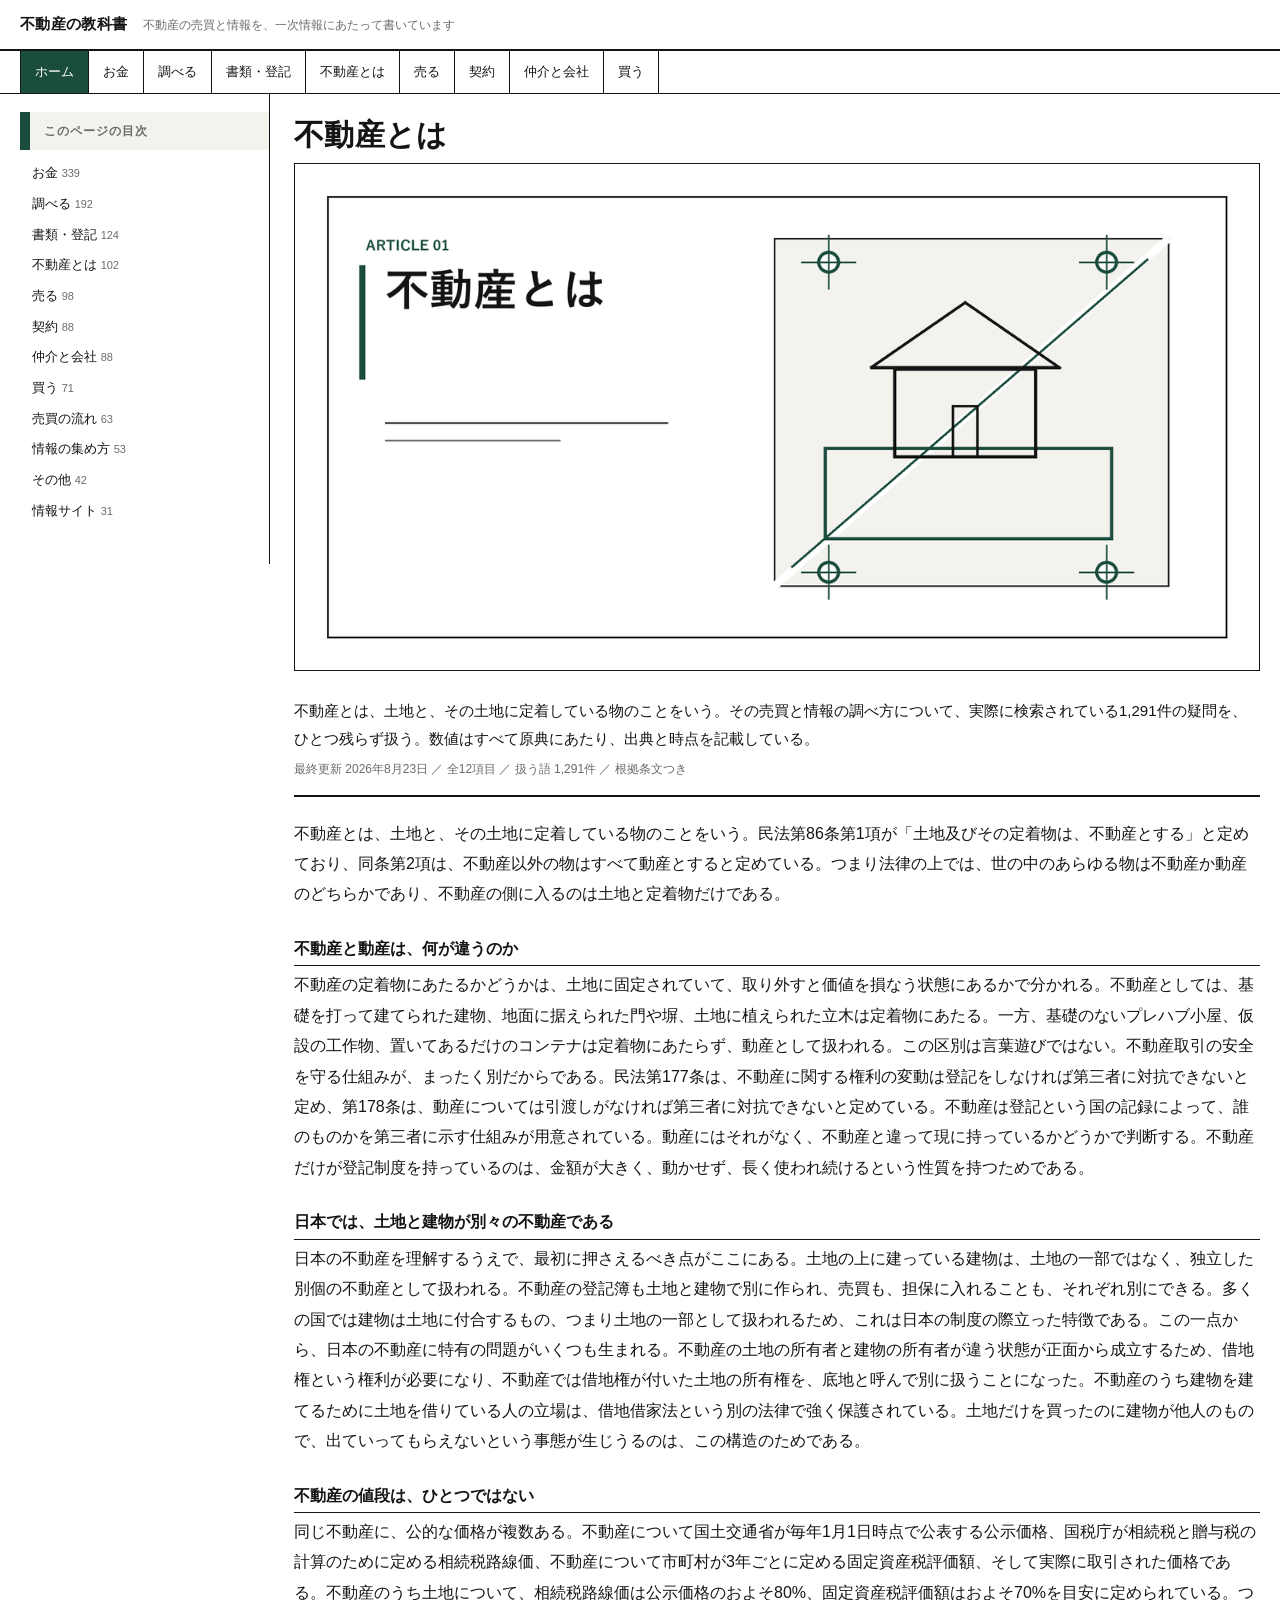
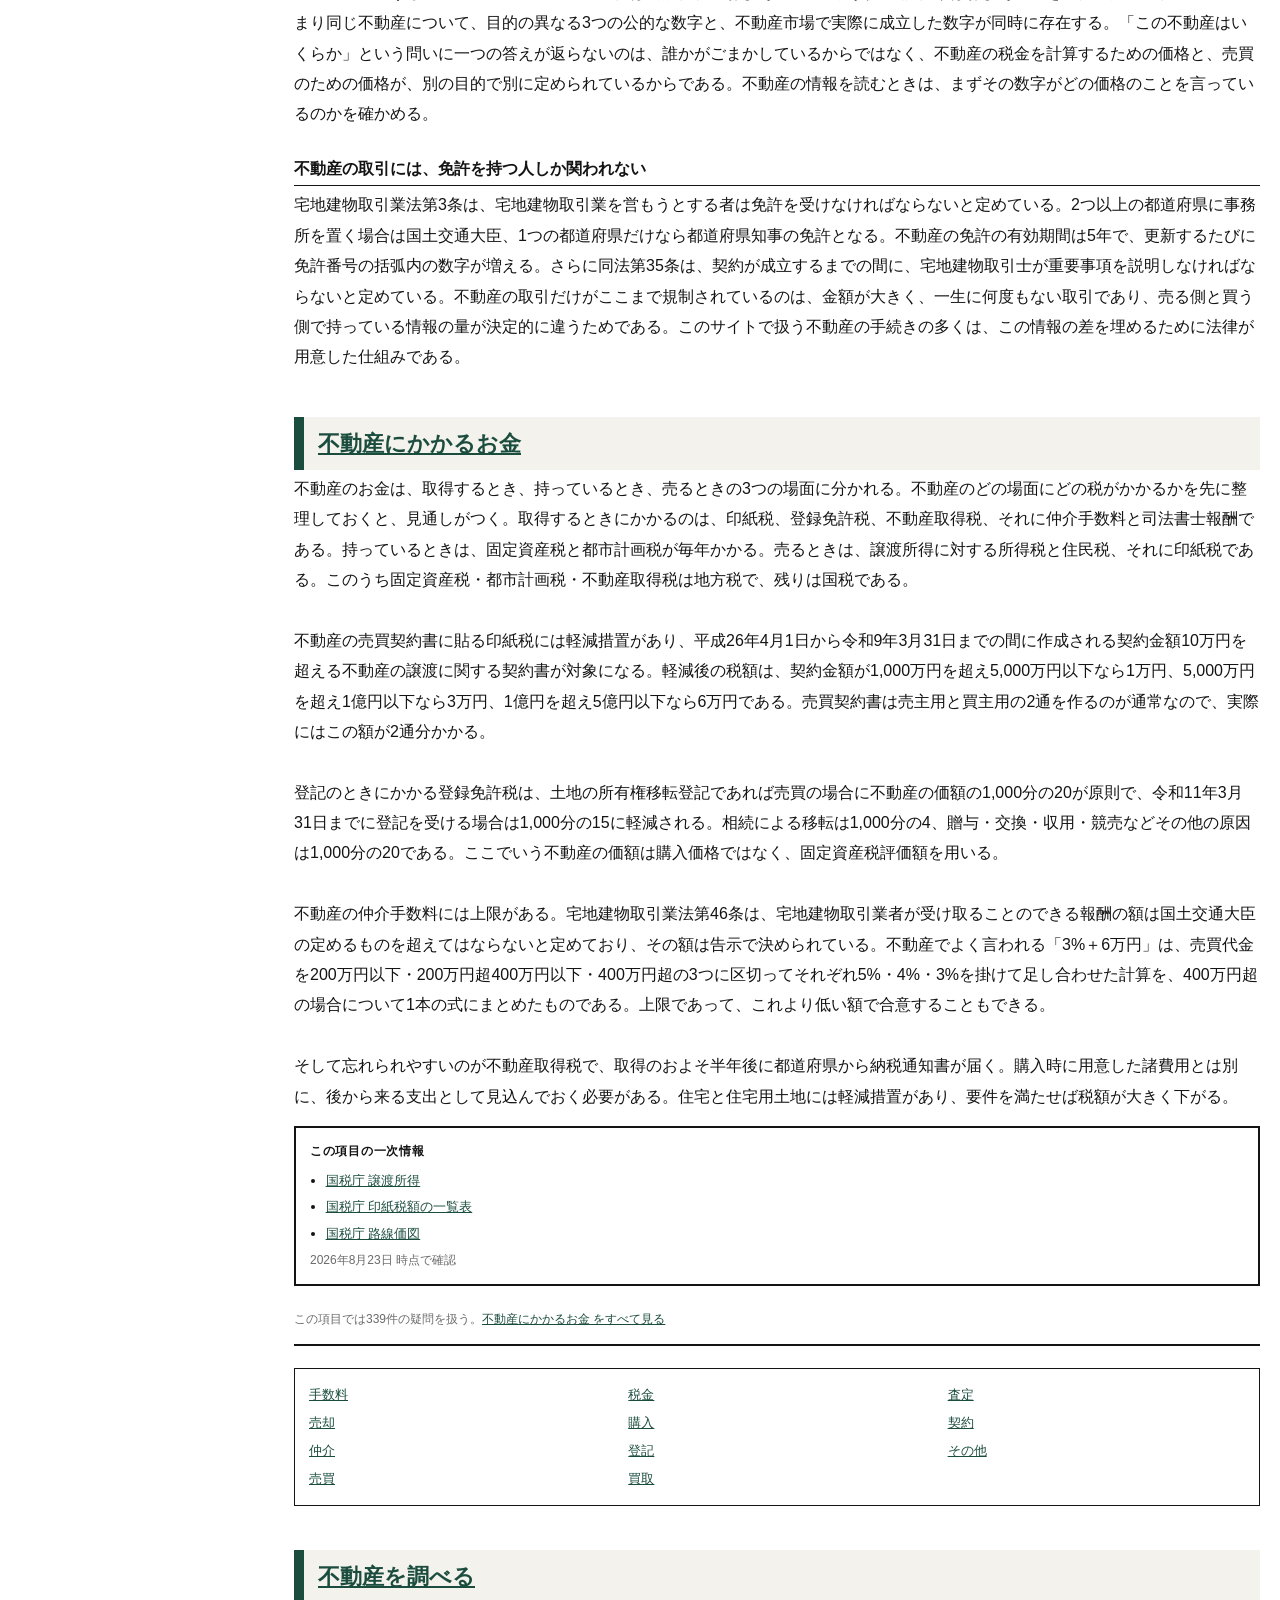
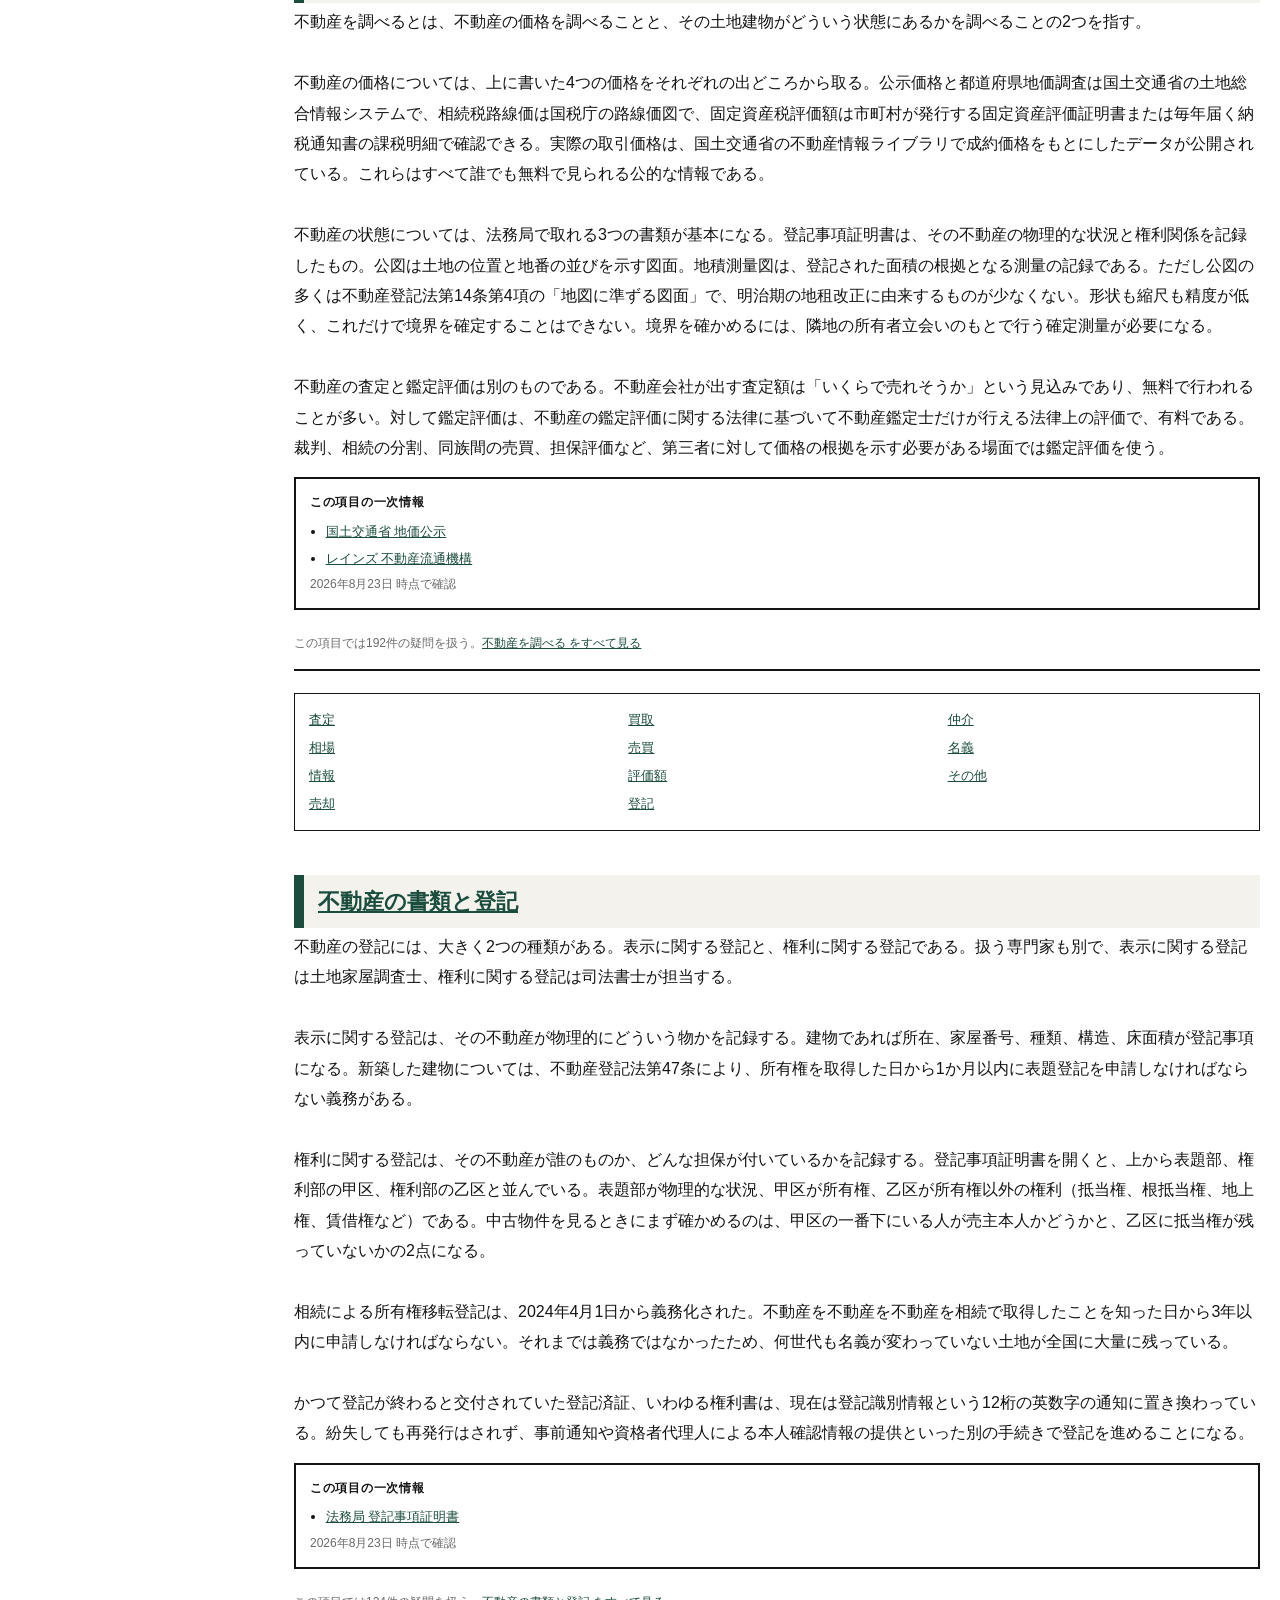
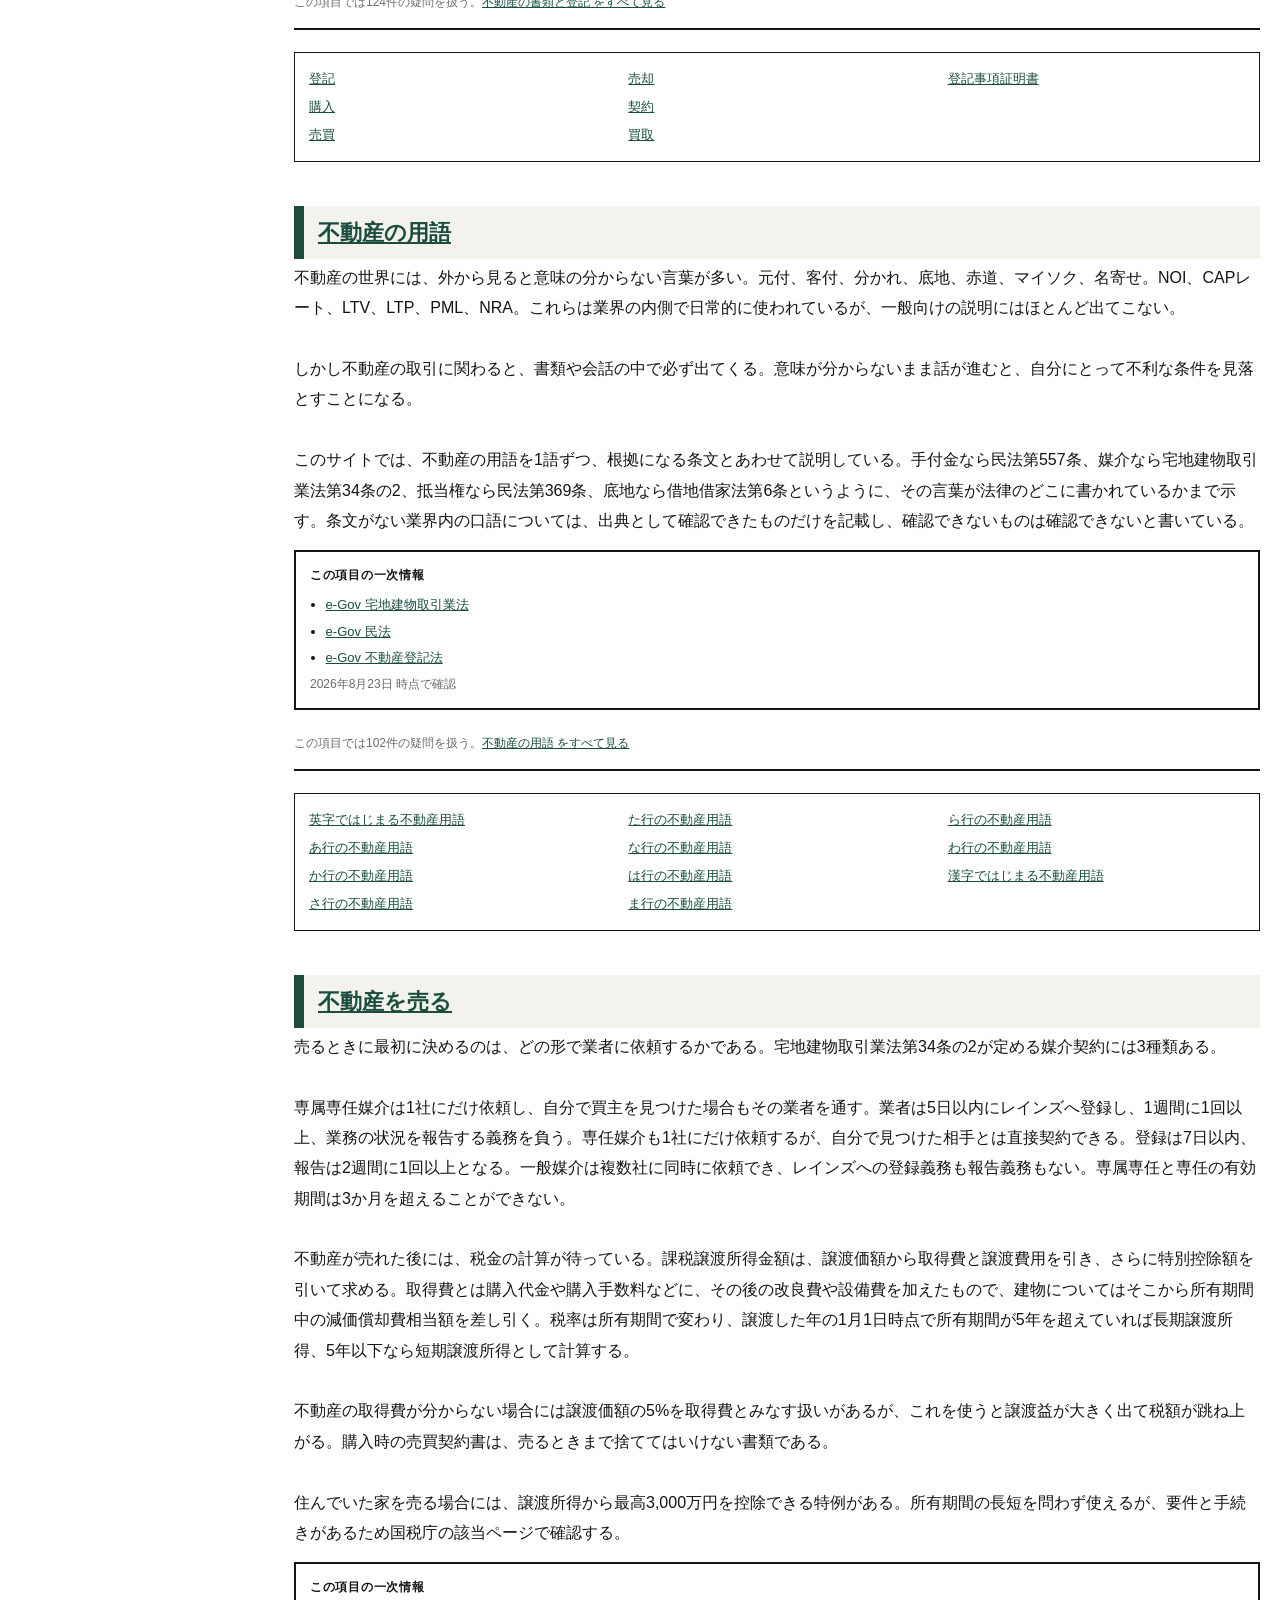
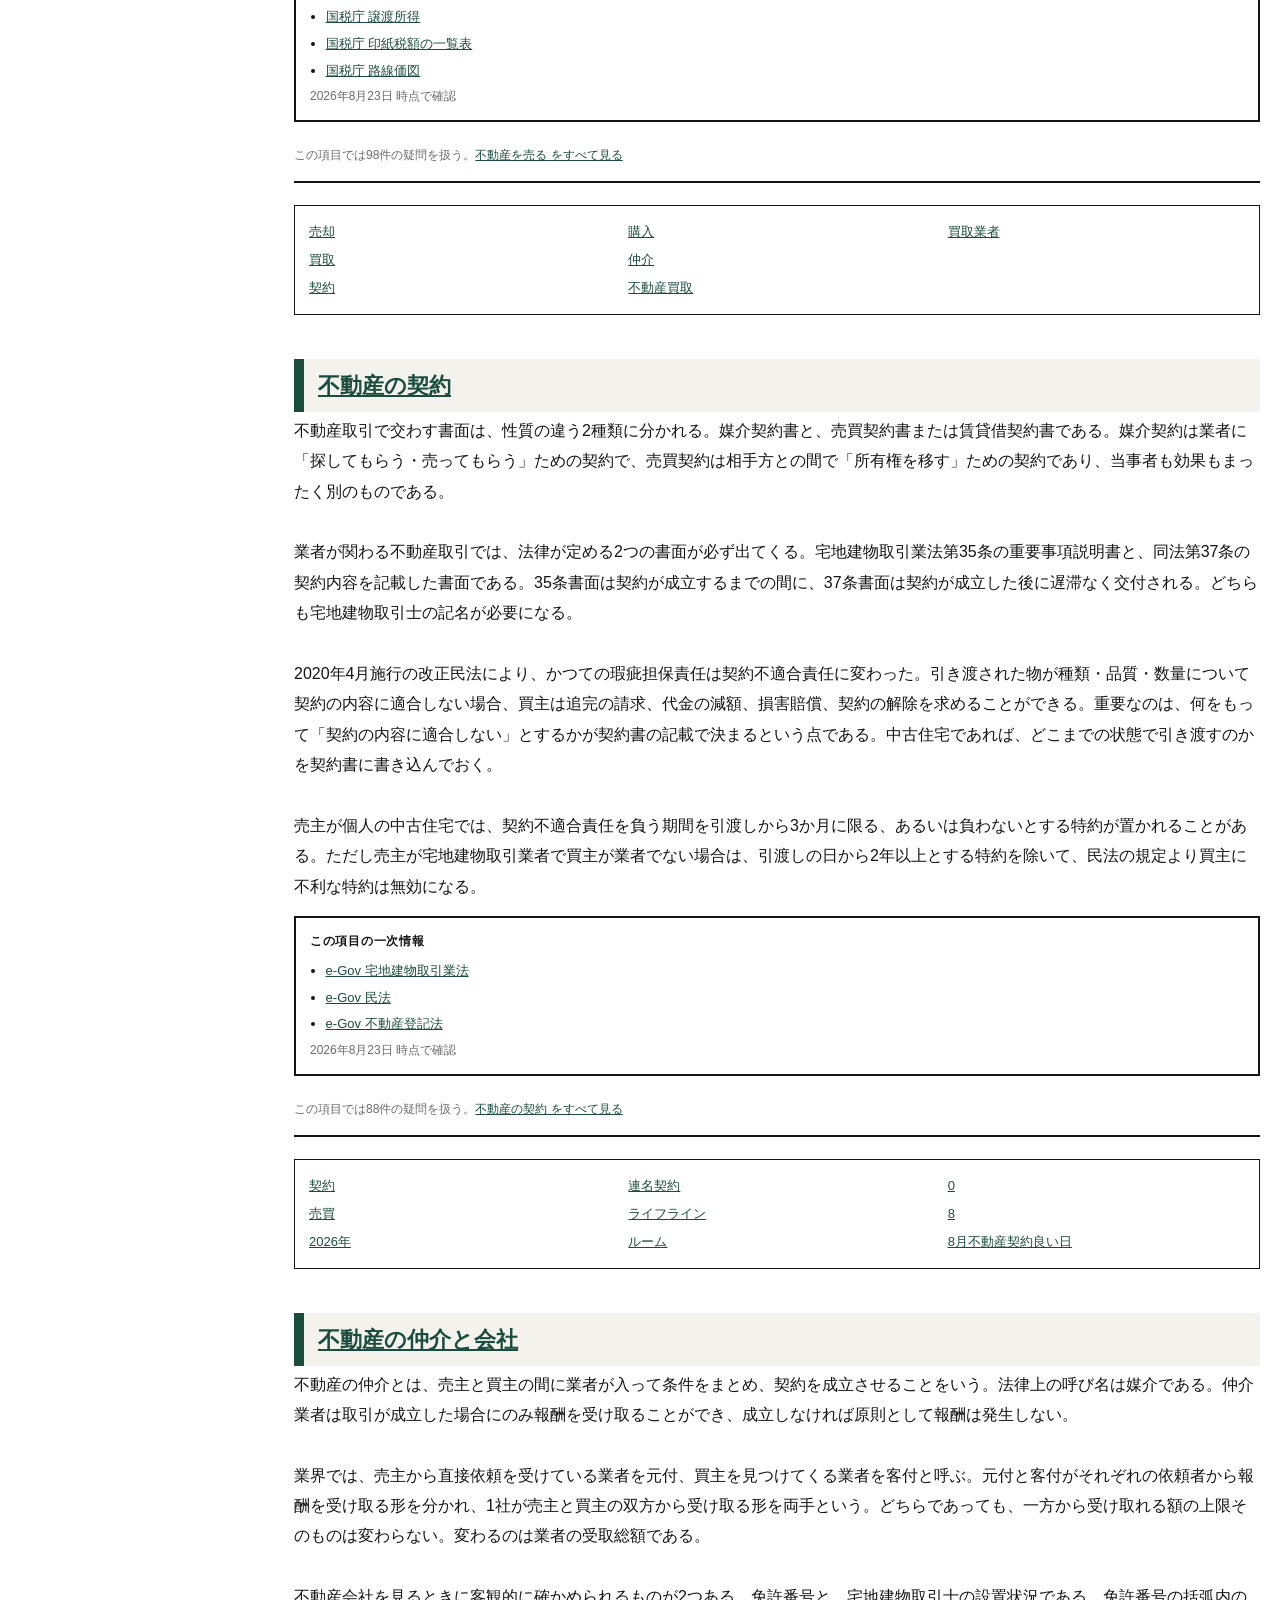
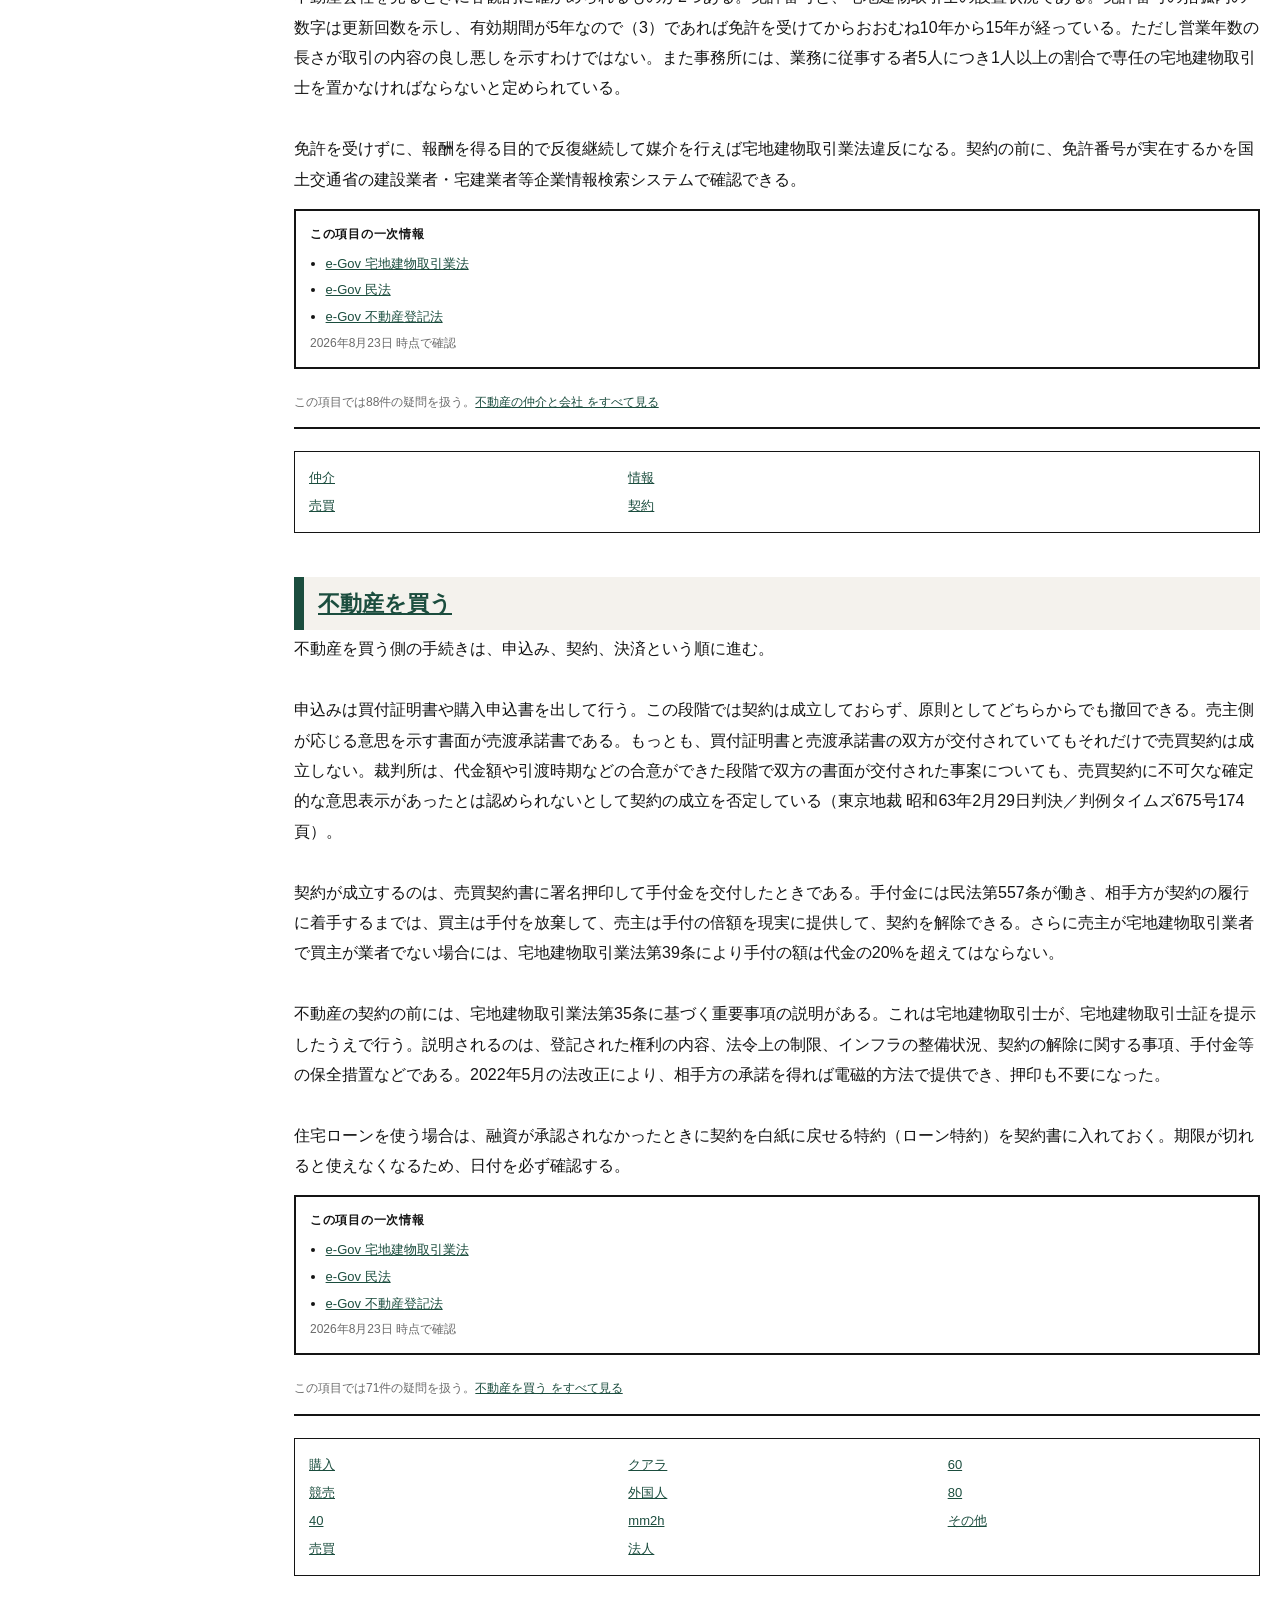
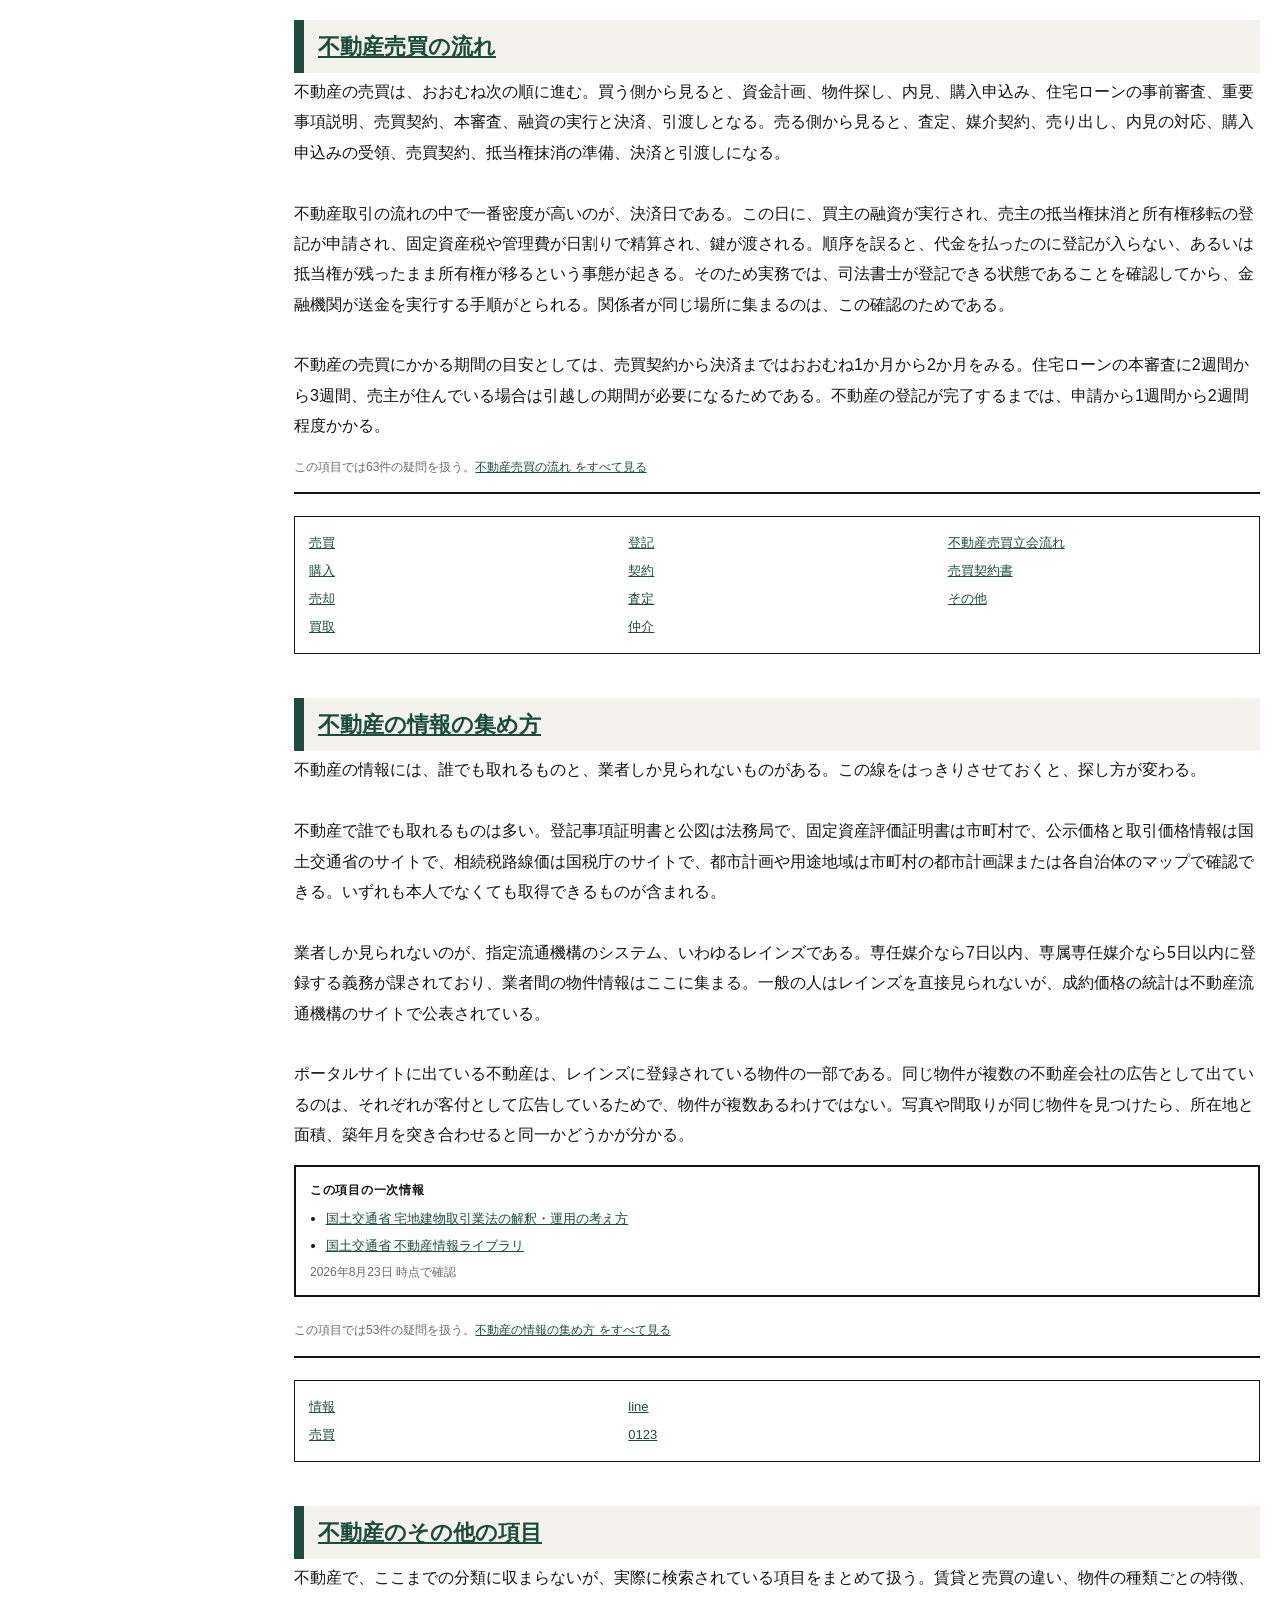
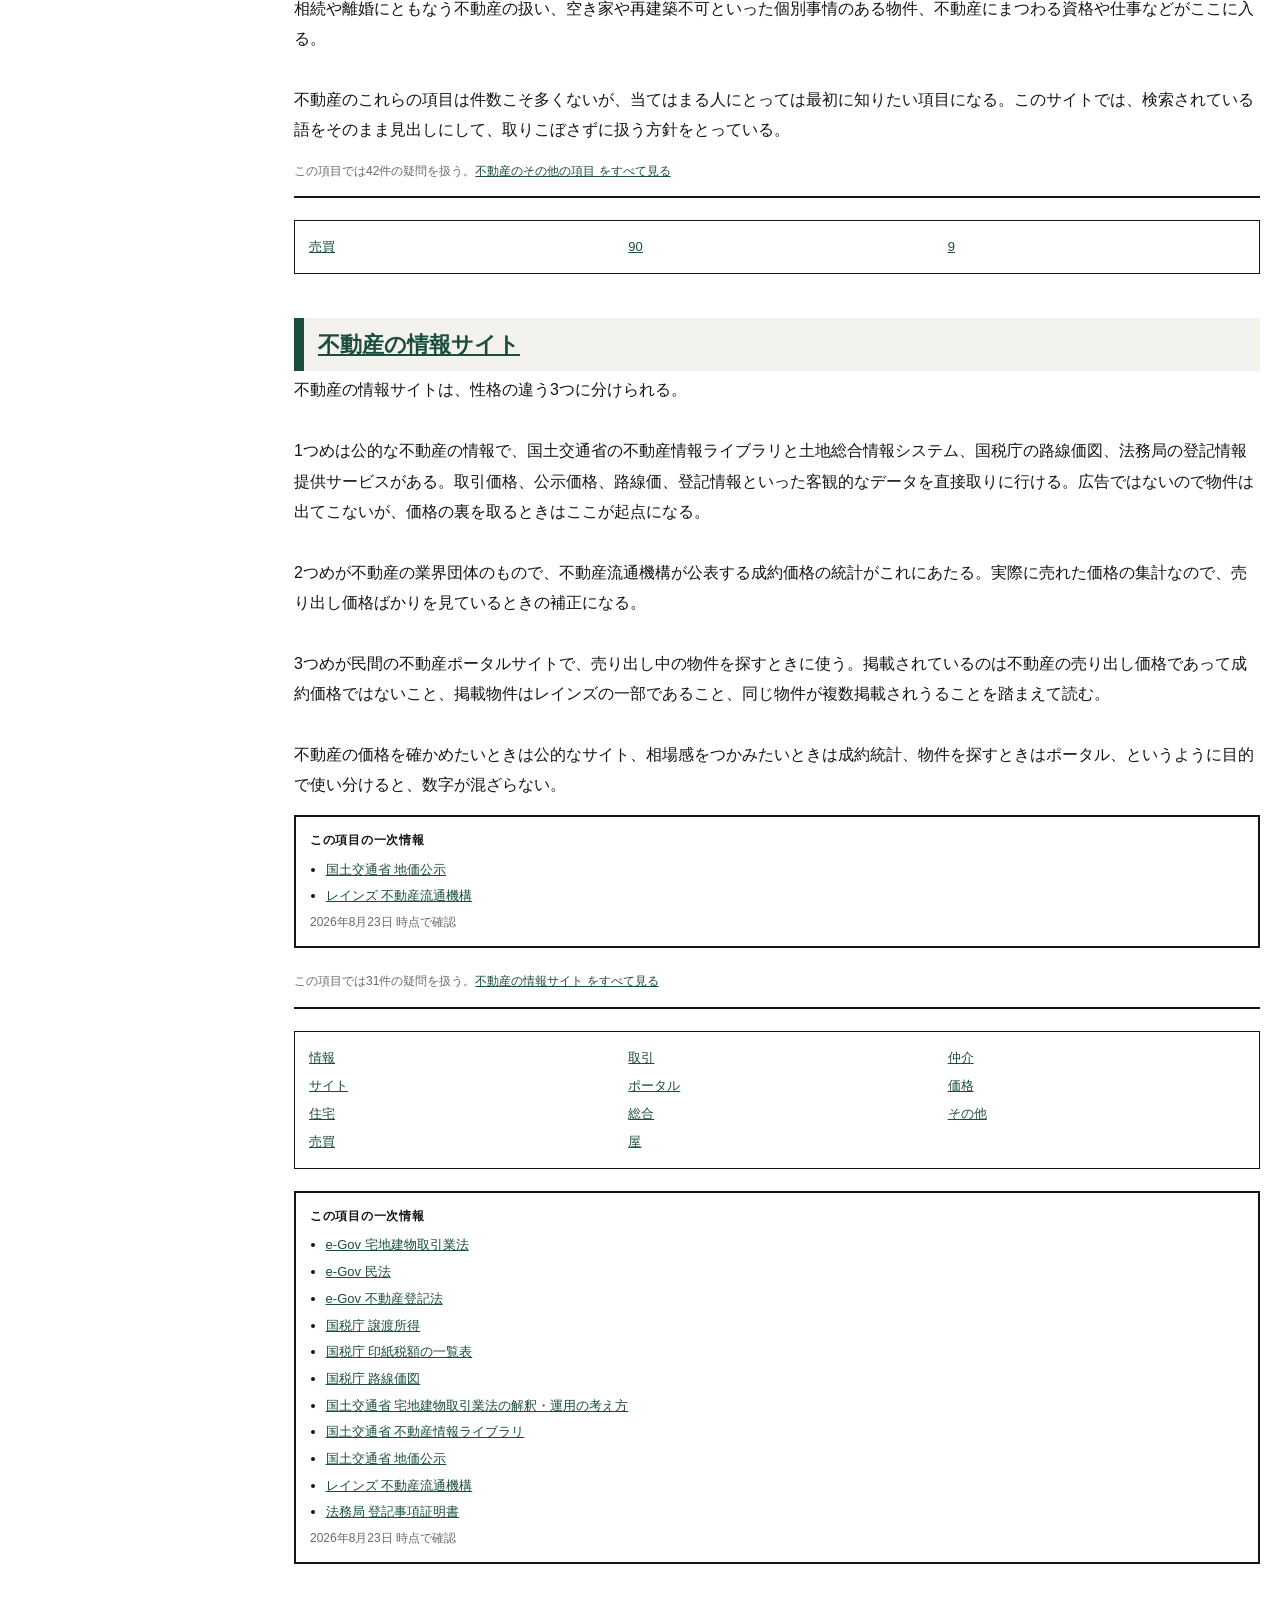
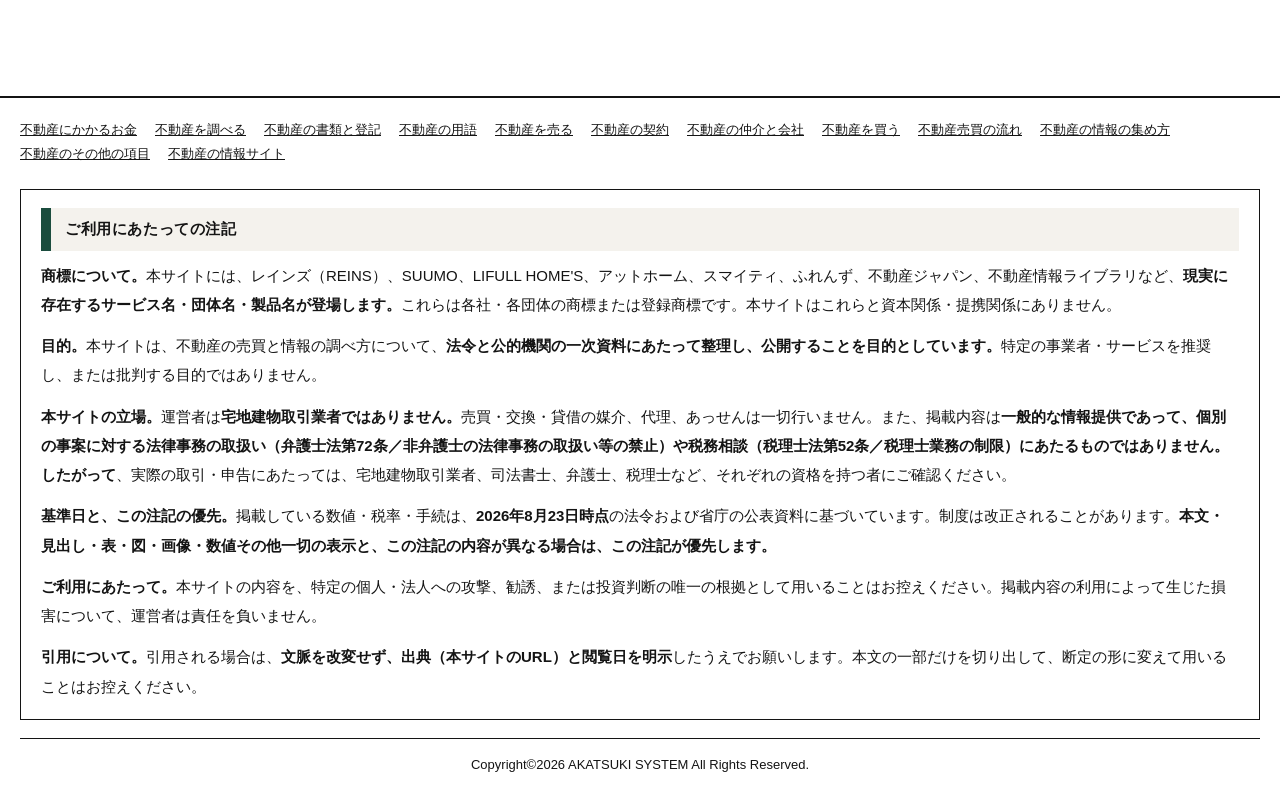
<file: index.html>
<!doctype html>
<html lang="ja">
<head>
<meta charset="utf-8">
    <meta name="google-site-verification" content="DEgwyV2KeSIPipUzN84ig5Gru75uTbwPQ4dMLpi8dzQ" />
<meta name="viewport" content="width=device-width,initial-scale=1">
<title>不動産とは何か──土地と建物、4つの価格、売買の順序を条文から</title>
<meta name="description" content="土地と建物は別々の不動産だと民法第86条が定めています。同じ土地に4つの価格が付く理由、申込みから引渡しまでの順序、仲介手数料と税金、登記簿の読み方。条文と公的資料に当たって書いたものです">
<meta name="robots" content="index,follow,max-image-preview:large,max-snippet:-1,max-video-preview:-1">
<meta name="format-detection" content="telephone=no">
<meta name="theme-color" content="#1b4d3e">
<meta name="google-site-verification" content="yLRx-toV1wwOXIgkFKSKQW8SYN7P5XBVnxkAWqeWzIE">
<link rel="canonical" href="https://fudosan-akatsuki-system.work/">
<meta property="og:locale" content="ja_JP">
<meta property="og:site_name" content="不動産の教科書">
<meta property="og:type" content="website">
<meta property="og:title" content="不動産とは何か──土地と建物、4つの価格、売買の順序を条文から">
<meta property="og:description" content="土地と建物は別々の不動産だと民法第86条が定めています。同じ土地に4つの価格が付く理由、申込みから引渡しまでの順序、仲介手数料と税金、登記簿の読み方。条文と公的資料に当たって書いたものです">
<meta property="og:url" content="https://fudosan-akatsuki-system.work/">
<meta property="og:image" content="https://fudosan-akatsuki-system.work/img/og-v2/index.jpg">
<meta property="og:image:secure_url" content="https://fudosan-akatsuki-system.work/img/og-v2/index.jpg">
<meta property="og:image:type" content="image/jpeg">
<meta property="og:image:width" content="1200">
<meta property="og:image:height" content="630">
<meta property="og:image:alt" content="不動産とは。売買・情報・登記を、一次情報からたどる">
<meta name="twitter:card" content="summary_large_image">
<meta name="twitter:title" content="不動産とは何か──土地と建物、4つの価格、売買の順序を条文から">
<meta name="twitter:description" content="土地と建物は別々の不動産だと民法第86条が定めています。同じ土地に4つの価格が付く理由、申込みから引渡しまでの順序、仲介手数料と税金、登記簿の読み方。条文と公的資料に当たって書いたものです">
<meta name="twitter:image" content="https://fudosan-akatsuki-system.work/img/og-v2/index.jpg">
<meta name="twitter:image:alt" content="不動産とは。売買・情報・登記を、一次情報からたどる">
<link rel="icon" href="/favicon.ico" sizes="48x48">
<link rel="icon" type="image/png" sizes="48x48" href="/favicon-48x48.png">
<link rel="icon" type="image/png" sizes="32x32" href="/favicon-32x32.png">
<link rel="icon" type="image/png" sizes="16x16" href="/favicon-16x16.png">
<link rel="apple-touch-icon" sizes="180x180" href="/apple-touch-icon.png">
<link rel="manifest" href="/site.webmanifest">
<link rel="mask-icon" href="/safari-pinned-tab.svg" color="#1b4d3e">
<link rel="preload" as="style" href="/css/base.css">
<link rel="stylesheet" href="/css/base.css">
<script type="application/ld+json">{"@context": "https://schema.org", "@graph": [{"@type": "Organization", "@id": "https://fudosan-akatsuki-system.work/#org", "name": "不動産の教科書", "url": "https://fudosan-akatsuki-system.work/", "logo": {"@type": "ImageObject", "url": "https://fudosan-akatsuki-system.work/android-chrome-512x512.png", "width": 512, "height": 512}}, {"@type": "WebSite", "@id": "https://fudosan-akatsuki-system.work/#site", "name": "不動産の教科書", "url": "https://fudosan-akatsuki-system.work/", "inLanguage": "ja", "publisher": {"@id": "https://fudosan-akatsuki-system.work/#org"}}]}</script>
</head>
<body>
<header class="head"><div class="in"><div class="site"><a href="/">不動産の教科書</a></div><div class="tag">不動産の売買と情報を、一次情報にあたって書いています</div></div></header>
<nav class="nav"><ul><li><a href="/" aria-current="page">ホーム</a></li><li><a href="/money/">お金</a></li><li><a href="/research/">調べる</a></li><li><a href="/registry/">書類・登記</a></li><li><a href="/about/">不動産とは</a></li><li><a href="/sell/">売る</a></li><li><a href="/contract/">契約</a></li><li><a href="/agent/">仲介と会社</a></li><li><a href="/buy/">買う</a></li></ul></nav>
<div class="wrap"><aside class="side"><h2>このページの目次</h2><ol><li><a href="#h2-0">お金 <span class="n">339</span></a></li><li><a href="#h2-1">調べる <span class="n">192</span></a></li><li><a href="#h2-2">書類・登記 <span class="n">124</span></a></li><li><a href="#h2-3">不動産とは <span class="n">102</span></a></li><li><a href="#h2-4">売る <span class="n">98</span></a></li><li><a href="#h2-5">契約 <span class="n">88</span></a></li><li><a href="#h2-6">仲介と会社 <span class="n">88</span></a></li><li><a href="#h2-7">買う <span class="n">71</span></a></li><li><a href="#h2-8">売買の流れ <span class="n">63</span></a></li><li><a href="#h2-9">情報の集め方 <span class="n">53</span></a></li><li><a href="#h2-10">その他 <span class="n">42</span></a></li><li><a href="#h2-11">情報サイト <span class="n">31</span></a></li></ol></aside><main><h1>不動産とは</h1><img class="eye" src="/img/index.png" alt="不動産とは何か｜土地と建物の定義、価格の種類、売買と情報の調べ方" width="1200" height="630"><p class="lead">不動産とは、土地と、その土地に定着している物のことをいう。その売買と情報の調べ方について、実際に検索されている1,291件の疑問を、ひとつ残らず扱う。数値はすべて原典にあたり、出典と時点を記載している。</p><p class="meta">最終更新 2026年8月23日 ／ 全12項目 ／ 扱う語 1,291件 ／ 根拠条文つき</p><p>不動産とは、土地と、その土地に定着している物のことをいう。民法第86条第1項が「土地及びその定着物は、不動産とする」と定めており、同条第2項は、不動産以外の物はすべて動産とすると定めている。つまり法律の上では、世の中のあらゆる物は不動産か動産のどちらかであり、不動産の側に入るのは土地と定着物だけである。</p><h3>不動産と動産は、何が違うのか</h3><p>不動産の定着物にあたるかどうかは、土地に固定されていて、取り外すと価値を損なう状態にあるかで分かれる。不動産としては、基礎を打って建てられた建物、地面に据えられた門や塀、土地に植えられた立木は定着物にあたる。一方、基礎のないプレハブ小屋、仮設の工作物、置いてあるだけのコンテナは定着物にあたらず、動産として扱われる。この区別は言葉遊びではない。不動産取引の安全を守る仕組みが、まったく別だからである。民法第177条は、不動産に関する権利の変動は登記をしなければ第三者に対抗できないと定め、第178条は、動産については引渡しがなければ第三者に対抗できないと定めている。不動産は登記という国の記録によって、誰のものかを第三者に示す仕組みが用意されている。動産にはそれがなく、不動産と違って現に持っているかどうかで判断する。不動産だけが登記制度を持っているのは、金額が大きく、動かせず、長く使われ続けるという性質を持つためである。</p><h3>日本では、土地と建物が別々の不動産である</h3><p>日本の不動産を理解するうえで、最初に押さえるべき点がここにある。土地の上に建っている建物は、土地の一部ではなく、独立した別個の不動産として扱われる。不動産の登記簿も土地と建物で別に作られ、売買も、担保に入れることも、それぞれ別にできる。多くの国では建物は土地に付合するもの、つまり土地の一部として扱われるため、これは日本の制度の際立った特徴である。この一点から、日本の不動産に特有の問題がいくつも生まれる。不動産の土地の所有者と建物の所有者が違う状態が正面から成立するため、借地権という権利が必要になり、不動産では借地権が付いた土地の所有権を、底地と呼んで別に扱うことになった。不動産のうち建物を建てるために土地を借りている人の立場は、借地借家法という別の法律で強く保護されている。土地だけを買ったのに建物が他人のもので、出ていってもらえないという事態が生じうるのは、この構造のためである。</p><h3>不動産の値段は、ひとつではない</h3><p>同じ不動産に、公的な価格が複数ある。不動産について国土交通省が毎年1月1日時点で公表する公示価格、国税庁が相続税と贈与税の計算のために定める相続税路線価、不動産について市町村が3年ごとに定める固定資産税評価額、そして実際に取引された価格である。不動産のうち土地について、相続税路線価は公示価格のおよそ80%、固定資産税評価額はおよそ70%を目安に定められている。つまり同じ不動産について、目的の異なる3つの公的な数字と、不動産市場で実際に成立した数字が同時に存在する。「この不動産はいくらか」という問いに一つの答えが返らないのは、誰かがごまかしているからではなく、不動産の税金を計算するための価格と、売買のための価格が、別の目的で別に定められているからである。不動産の情報を読むときは、まずその数字がどの価格のことを言っているのかを確かめる。</p><h3>不動産の取引には、免許を持つ人しか関われない</h3><p>宅地建物取引業法第3条は、宅地建物取引業を営もうとする者は免許を受けなければならないと定めている。2つ以上の都道府県に事務所を置く場合は国土交通大臣、1つの都道府県だけなら都道府県知事の免許となる。不動産の免許の有効期間は5年で、更新するたびに免許番号の括弧内の数字が増える。さらに同法第35条は、契約が成立するまでの間に、宅地建物取引士が重要事項を説明しなければならないと定めている。不動産の取引だけがここまで規制されているのは、金額が大きく、一生に何度もない取引であり、売る側と買う側で持っている情報の量が決定的に違うためである。このサイトで扱う不動産の手続きの多くは、この情報の差を埋めるために法律が用意した仕組みである。</p><h2 id="h2-0"><a href="/money/">不動産にかかるお金</a></h2><p>不動産のお金は、取得するとき、持っているとき、売るときの3つの場面に分かれる。不動産のどの場面にどの税がかかるかを先に整理しておくと、見通しがつく。取得するときにかかるのは、印紙税、登録免許税、不動産取得税、それに仲介手数料と司法書士報酬である。持っているときは、固定資産税と都市計画税が毎年かかる。売るときは、譲渡所得に対する所得税と住民税、それに印紙税である。このうち固定資産税・都市計画税・不動産取得税は地方税で、残りは国税である。<br><br>不動産の売買契約書に貼る印紙税には軽減措置があり、平成26年4月1日から令和9年3月31日までの間に作成される契約金額10万円を超える不動産の譲渡に関する契約書が対象になる。軽減後の税額は、契約金額が1,000万円を超え5,000万円以下なら1万円、5,000万円を超え1億円以下なら3万円、1億円を超え5億円以下なら6万円である。売買契約書は売主用と買主用の2通を作るのが通常なので、実際にはこの額が2通分かかる。<br><br>登記のときにかかる登録免許税は、土地の所有権移転登記であれば売買の場合に不動産の価額の1,000分の20が原則で、令和11年3月31日までに登記を受ける場合は1,000分の15に軽減される。相続による移転は1,000分の4、贈与・交換・収用・競売などその他の原因は1,000分の20である。ここでいう不動産の価額は購入価格ではなく、固定資産税評価額を用いる。<br><br>不動産の仲介手数料には上限がある。宅地建物取引業法第46条は、宅地建物取引業者が受け取ることのできる報酬の額は国土交通大臣の定めるものを超えてはならないと定めており、その額は告示で決められている。不動産でよく言われる「3%＋6万円」は、売買代金を200万円以下・200万円超400万円以下・400万円超の3つに区切ってそれぞれ5%・4%・3%を掛けて足し合わせた計算を、400万円超の場合について1本の式にまとめたものである。上限であって、これより低い額で合意することもできる。<br><br>そして忘れられやすいのが不動産取得税で、取得のおよそ半年後に都道府県から納税通知書が届く。購入時に用意した諸費用とは別に、後から来る支出として見込んでおく必要がある。住宅と住宅用土地には軽減措置があり、要件を満たせば税額が大きく下がる。</p><div class="src"><b>この項目の一次情報</b><ul><li><a href="https://www.nta.go.jp/taxes/shiraberu/taxanswer/joto/joto.htm" rel="noopener">国税庁 譲渡所得</a></li><li><a href="https://www.nta.go.jp/taxes/shiraberu/taxanswer/inshi/7140.htm" rel="noopener">国税庁 印紙税額の一覧表</a></li><li><a href="https://www.rosenka.nta.go.jp/" rel="noopener">国税庁 路線価図</a></li></ul><div class="asof">2026年8月23日 時点で確認</div></div>
<p class="meta">この項目では339件の疑問を扱う。<a href="/money/">不動産にかかるお金 をすべて見る</a></p><div class="words"><a href="/money/">手数料</a><a href="/money/">売却</a><a href="/money/">仲介</a><a href="/money/">売買</a><a href="/money/">税金</a><a href="/money/">購入</a><a href="/money/">登記</a><a href="/money/">買取</a><a href="/money/">査定</a><a href="/money/">契約</a><a href="/money/">その他</a></div><h2 id="h2-1"><a href="/research/">不動産を調べる</a></h2><p>不動産を調べるとは、不動産の価格を調べることと、その土地建物がどういう状態にあるかを調べることの2つを指す。<br><br>不動産の価格については、上に書いた4つの価格をそれぞれの出どころから取る。公示価格と都道府県地価調査は国土交通省の土地総合情報システムで、相続税路線価は国税庁の路線価図で、固定資産税評価額は市町村が発行する固定資産評価証明書または毎年届く納税通知書の課税明細で確認できる。実際の取引価格は、国土交通省の不動産情報ライブラリで成約価格をもとにしたデータが公開されている。これらはすべて誰でも無料で見られる公的な情報である。<br><br>不動産の状態については、法務局で取れる3つの書類が基本になる。登記事項証明書は、その不動産の物理的な状況と権利関係を記録したもの。公図は土地の位置と地番の並びを示す図面。地積測量図は、登記された面積の根拠となる測量の記録である。ただし公図の多くは不動産登記法第14条第4項の「地図に準ずる図面」で、明治期の地租改正に由来するものが少なくない。形状も縮尺も精度が低く、これだけで境界を確定することはできない。境界を確かめるには、隣地の所有者立会いのもとで行う確定測量が必要になる。<br><br>不動産の査定と鑑定評価は別のものである。不動産会社が出す査定額は「いくらで売れそうか」という見込みであり、無料で行われることが多い。対して鑑定評価は、不動産の鑑定評価に関する法律に基づいて不動産鑑定士だけが行える法律上の評価で、有料である。裁判、相続の分割、同族間の売買、担保評価など、第三者に対して価格の根拠を示す必要がある場面では鑑定評価を使う。</p><div class="src"><b>この項目の一次情報</b><ul><li><a href="https://www.land.mlit.go.jp/landPrice/" rel="noopener">国土交通省 地価公示</a></li><li><a href="https://www.reins.or.jp/" rel="noopener">レインズ 不動産流通機構</a></li></ul><div class="asof">2026年8月23日 時点で確認</div></div>
<p class="meta">この項目では192件の疑問を扱う。<a href="/research/">不動産を調べる をすべて見る</a></p><div class="words"><a href="/research/">査定</a><a href="/research/">相場</a><a href="/research/">情報</a><a href="/research/">売却</a><a href="/research/">買取</a><a href="/research/">売買</a><a href="/research/">評価額</a><a href="/research/">登記</a><a href="/research/">仲介</a><a href="/research/">名義</a><a href="/research/">その他</a></div><h2 id="h2-2"><a href="/registry/">不動産の書類と登記</a></h2><p>不動産の登記には、大きく2つの種類がある。表示に関する登記と、権利に関する登記である。扱う専門家も別で、表示に関する登記は土地家屋調査士、権利に関する登記は司法書士が担当する。<br><br>表示に関する登記は、その不動産が物理的にどういう物かを記録する。建物であれば所在、家屋番号、種類、構造、床面積が登記事項になる。新築した建物については、不動産登記法第47条により、所有権を取得した日から1か月以内に表題登記を申請しなければならない義務がある。<br><br>権利に関する登記は、その不動産が誰のものか、どんな担保が付いているかを記録する。登記事項証明書を開くと、上から表題部、権利部の甲区、権利部の乙区と並んでいる。表題部が物理的な状況、甲区が所有権、乙区が所有権以外の権利（抵当権、根抵当権、地上権、賃借権など）である。中古物件を見るときにまず確かめるのは、甲区の一番下にいる人が売主本人かどうかと、乙区に抵当権が残っていないかの2点になる。<br><br>相続による所有権移転登記は、2024年4月1日から義務化された。不動産を不動産を不動産を相続で取得したことを知った日から3年以内に申請しなければならない。それまでは義務ではなかったため、何世代も名義が変わっていない土地が全国に大量に残っている。<br><br>かつて登記が終わると交付されていた登記済証、いわゆる権利書は、現在は登記識別情報という12桁の英数字の通知に置き換わっている。紛失しても再発行はされず、事前通知や資格者代理人による本人確認情報の提供といった別の手続きで登記を進めることになる。</p><div class="src"><b>この項目の一次情報</b><ul><li><a href="https://houmukyoku.moj.go.jp/homu/static/" rel="noopener">法務局 登記事項証明書</a></li></ul><div class="asof">2026年8月23日 時点で確認</div></div>
<p class="meta">この項目では124件の疑問を扱う。<a href="/registry/">不動産の書類と登記 をすべて見る</a></p><div class="words"><a href="/registry/">登記</a><a href="/registry/">購入</a><a href="/registry/">売買</a><a href="/registry/">売却</a><a href="/registry/">契約</a><a href="/registry/">買取</a><a href="/registry/">登記事項証明書</a></div><h2 id="h2-3"><a href="/about/">不動産の用語</a></h2><p>不動産の世界には、外から見ると意味の分からない言葉が多い。元付、客付、分かれ、底地、赤道、マイソク、名寄せ。NOI、CAPレート、LTV、LTP、PML、NRA。これらは業界の内側で日常的に使われているが、一般向けの説明にはほとんど出てこない。<br><br>しかし不動産の取引に関わると、書類や会話の中で必ず出てくる。意味が分からないまま話が進むと、自分にとって不利な条件を見落とすことになる。<br><br>このサイトでは、不動産の用語を1語ずつ、根拠になる条文とあわせて説明している。手付金なら民法第557条、媒介なら宅地建物取引業法第34条の2、抵当権なら民法第369条、底地なら借地借家法第6条というように、その言葉が法律のどこに書かれているかまで示す。条文がない業界内の口語については、出典として確認できたものだけを記載し、確認できないものは確認できないと書いている。</p><div class="src"><b>この項目の一次情報</b><ul><li><a href="https://laws.e-gov.go.jp/law/327AC1000000176" rel="noopener">e-Gov 宅地建物取引業法</a></li><li><a href="https://laws.e-gov.go.jp/law/129AC0000000089" rel="noopener">e-Gov 民法</a></li><li><a href="https://laws.e-gov.go.jp/law/416AC0000000123" rel="noopener">e-Gov 不動産登記法</a></li></ul><div class="asof">2026年8月23日 時点で確認</div></div>
<p class="meta">この項目では102件の疑問を扱う。<a href="/about/">不動産の用語 をすべて見る</a></p><div class="words"><a href="/about/">英字ではじまる不動産用語</a><a href="/about/">あ行の不動産用語</a><a href="/about/">か行の不動産用語</a><a href="/about/">さ行の不動産用語</a><a href="/about/">た行の不動産用語</a><a href="/about/">な行の不動産用語</a><a href="/about/">は行の不動産用語</a><a href="/about/">ま行の不動産用語</a><a href="/about/">ら行の不動産用語</a><a href="/about/">わ行の不動産用語</a><a href="/about/">漢字ではじまる不動産用語</a></div><h2 id="h2-4"><a href="/sell/">不動産を売る</a></h2><p>売るときに最初に決めるのは、どの形で業者に依頼するかである。宅地建物取引業法第34条の2が定める媒介契約には3種類ある。<br><br>専属専任媒介は1社にだけ依頼し、自分で買主を見つけた場合もその業者を通す。業者は5日以内にレインズへ登録し、1週間に1回以上、業務の状況を報告する義務を負う。専任媒介も1社にだけ依頼するが、自分で見つけた相手とは直接契約できる。登録は7日以内、報告は2週間に1回以上となる。一般媒介は複数社に同時に依頼でき、レインズへの登録義務も報告義務もない。専属専任と専任の有効期間は3か月を超えることができない。<br><br>不動産が売れた後には、税金の計算が待っている。課税譲渡所得金額は、譲渡価額から取得費と譲渡費用を引き、さらに特別控除額を引いて求める。取得費とは購入代金や購入手数料などに、その後の改良費や設備費を加えたもので、建物についてはそこから所有期間中の減価償却費相当額を差し引く。税率は所有期間で変わり、譲渡した年の1月1日時点で所有期間が5年を超えていれば長期譲渡所得、5年以下なら短期譲渡所得として計算する。<br><br>不動産の取得費が分からない場合には譲渡価額の5%を取得費とみなす扱いがあるが、これを使うと譲渡益が大きく出て税額が跳ね上がる。購入時の売買契約書は、売るときまで捨ててはいけない書類である。<br><br>住んでいた家を売る場合には、譲渡所得から最高3,000万円を控除できる特例がある。所有期間の長短を問わず使えるが、要件と手続きがあるため国税庁の該当ページで確認する。</p><div class="src"><b>この項目の一次情報</b><ul><li><a href="https://www.nta.go.jp/taxes/shiraberu/taxanswer/joto/joto.htm" rel="noopener">国税庁 譲渡所得</a></li><li><a href="https://www.nta.go.jp/taxes/shiraberu/taxanswer/inshi/7140.htm" rel="noopener">国税庁 印紙税額の一覧表</a></li><li><a href="https://www.rosenka.nta.go.jp/" rel="noopener">国税庁 路線価図</a></li></ul><div class="asof">2026年8月23日 時点で確認</div></div>
<p class="meta">この項目では98件の疑問を扱う。<a href="/sell/">不動産を売る をすべて見る</a></p><div class="words"><a href="/sell/">売却</a><a href="/sell/">買取</a><a href="/sell/">契約</a><a href="/sell/">購入</a><a href="/sell/">仲介</a><a href="/sell/">不動産買取</a><a href="/sell/">買取業者</a></div><h2 id="h2-5"><a href="/contract/">不動産の契約</a></h2><p>不動産取引で交わす書面は、性質の違う2種類に分かれる。媒介契約書と、売買契約書または賃貸借契約書である。媒介契約は業者に「探してもらう・売ってもらう」ための契約で、売買契約は相手方との間で「所有権を移す」ための契約であり、当事者も効果もまったく別のものである。<br><br>業者が関わる不動産取引では、法律が定める2つの書面が必ず出てくる。宅地建物取引業法第35条の重要事項説明書と、同法第37条の契約内容を記載した書面である。35条書面は契約が成立するまでの間に、37条書面は契約が成立した後に遅滞なく交付される。どちらも宅地建物取引士の記名が必要になる。<br><br>2020年4月施行の改正民法により、かつての瑕疵担保責任は契約不適合責任に変わった。引き渡された物が種類・品質・数量について契約の内容に適合しない場合、買主は追完の請求、代金の減額、損害賠償、契約の解除を求めることができる。重要なのは、何をもって「契約の内容に適合しない」とするかが契約書の記載で決まるという点である。中古住宅であれば、どこまでの状態で引き渡すのかを契約書に書き込んでおく。<br><br>売主が個人の中古住宅では、契約不適合責任を負う期間を引渡しから3か月に限る、あるいは負わないとする特約が置かれることがある。ただし売主が宅地建物取引業者で買主が業者でない場合は、引渡しの日から2年以上とする特約を除いて、民法の規定より買主に不利な特約は無効になる。</p><div class="src"><b>この項目の一次情報</b><ul><li><a href="https://laws.e-gov.go.jp/law/327AC1000000176" rel="noopener">e-Gov 宅地建物取引業法</a></li><li><a href="https://laws.e-gov.go.jp/law/129AC0000000089" rel="noopener">e-Gov 民法</a></li><li><a href="https://laws.e-gov.go.jp/law/416AC0000000123" rel="noopener">e-Gov 不動産登記法</a></li></ul><div class="asof">2026年8月23日 時点で確認</div></div>
<p class="meta">この項目では88件の疑問を扱う。<a href="/contract/">不動産の契約 をすべて見る</a></p><div class="words"><a href="/contract/">契約</a><a href="/contract/">売買</a><a href="/contract/">2026年</a><a href="/contract/">連名契約</a><a href="/contract/">ライフライン</a><a href="/contract/">ルーム</a><a href="/contract/">0</a><a href="/contract/">8</a><a href="/contract/">8月不動産契約良い日</a></div><h2 id="h2-6"><a href="/agent/">不動産の仲介と会社</a></h2><p>不動産の仲介とは、売主と買主の間に業者が入って条件をまとめ、契約を成立させることをいう。法律上の呼び名は媒介である。仲介業者は取引が成立した場合にのみ報酬を受け取ることができ、成立しなければ原則として報酬は発生しない。<br><br>業界では、売主から直接依頼を受けている業者を元付、買主を見つけてくる業者を客付と呼ぶ。元付と客付がそれぞれの依頼者から報酬を受け取る形を分かれ、1社が売主と買主の双方から受け取る形を両手という。どちらであっても、一方から受け取れる額の上限そのものは変わらない。変わるのは業者の受取総額である。<br><br>不動産会社を見るときに客観的に確かめられるものが2つある。免許番号と、宅地建物取引士の設置状況である。免許番号の括弧内の数字は更新回数を示し、有効期間が5年なので（3）であれば免許を受けてからおおむね10年から15年が経っている。ただし営業年数の長さが取引の内容の良し悪しを示すわけではない。また事務所には、業務に従事する者5人につき1人以上の割合で専任の宅地建物取引士を置かなければならないと定められている。<br><br>免許を受けずに、報酬を得る目的で反復継続して媒介を行えば宅地建物取引業法違反になる。契約の前に、免許番号が実在するかを国土交通省の建設業者・宅建業者等企業情報検索システムで確認できる。</p><div class="src"><b>この項目の一次情報</b><ul><li><a href="https://laws.e-gov.go.jp/law/327AC1000000176" rel="noopener">e-Gov 宅地建物取引業法</a></li><li><a href="https://laws.e-gov.go.jp/law/129AC0000000089" rel="noopener">e-Gov 民法</a></li><li><a href="https://laws.e-gov.go.jp/law/416AC0000000123" rel="noopener">e-Gov 不動産登記法</a></li></ul><div class="asof">2026年8月23日 時点で確認</div></div>
<p class="meta">この項目では88件の疑問を扱う。<a href="/agent/">不動産の仲介と会社 をすべて見る</a></p><div class="words"><a href="/agent/">仲介</a><a href="/agent/">売買</a><a href="/agent/">情報</a><a href="/agent/">契約</a></div><h2 id="h2-7"><a href="/buy/">不動産を買う</a></h2><p>不動産を買う側の手続きは、申込み、契約、決済という順に進む。<br><br>申込みは買付証明書や購入申込書を出して行う。この段階では契約は成立しておらず、原則としてどちらからでも撤回できる。売主側が応じる意思を示す書面が売渡承諾書である。もっとも、買付証明書と売渡承諾書の双方が交付されていてもそれだけで売買契約は成立しない。裁判所は、代金額や引渡時期などの合意ができた段階で双方の書面が交付された事案についても、売買契約に不可欠な確定的な意思表示があったとは認められないとして契約の成立を否定している（東京地裁 昭和63年2月29日判決／判例タイムズ675号174頁）。<br><br>契約が成立するのは、売買契約書に署名押印して手付金を交付したときである。手付金には民法第557条が働き、相手方が契約の履行に着手するまでは、買主は手付を放棄して、売主は手付の倍額を現実に提供して、契約を解除できる。さらに売主が宅地建物取引業者で買主が業者でない場合には、宅地建物取引業法第39条により手付の額は代金の20%を超えてはならない。<br><br>不動産の契約の前には、宅地建物取引業法第35条に基づく重要事項の説明がある。これは宅地建物取引士が、宅地建物取引士証を提示したうえで行う。説明されるのは、登記された権利の内容、法令上の制限、インフラの整備状況、契約の解除に関する事項、手付金等の保全措置などである。2022年5月の法改正により、相手方の承諾を得れば電磁的方法で提供でき、押印も不要になった。<br><br>住宅ローンを使う場合は、融資が承認されなかったときに契約を白紙に戻せる特約（ローン特約）を契約書に入れておく。期限が切れると使えなくなるため、日付を必ず確認する。</p><div class="src"><b>この項目の一次情報</b><ul><li><a href="https://laws.e-gov.go.jp/law/327AC1000000176" rel="noopener">e-Gov 宅地建物取引業法</a></li><li><a href="https://laws.e-gov.go.jp/law/129AC0000000089" rel="noopener">e-Gov 民法</a></li><li><a href="https://laws.e-gov.go.jp/law/416AC0000000123" rel="noopener">e-Gov 不動産登記法</a></li></ul><div class="asof">2026年8月23日 時点で確認</div></div>
<p class="meta">この項目では71件の疑問を扱う。<a href="/buy/">不動産を買う をすべて見る</a></p><div class="words"><a href="/buy/">購入</a><a href="/buy/">競売</a><a href="/buy/">40</a><a href="/buy/">売買</a><a href="/buy/">クアラ</a><a href="/buy/">外国人</a><a href="/buy/">mm2h</a><a href="/buy/">法人</a><a href="/buy/">60</a><a href="/buy/">80</a><a href="/buy/">その他</a></div><h2 id="h2-8"><a href="/flow/">不動産売買の流れ</a></h2><p>不動産の売買は、おおむね次の順に進む。買う側から見ると、資金計画、物件探し、内見、購入申込み、住宅ローンの事前審査、重要事項説明、売買契約、本審査、融資の実行と決済、引渡しとなる。売る側から見ると、査定、媒介契約、売り出し、内見の対応、購入申込みの受領、売買契約、抵当権抹消の準備、決済と引渡しになる。<br><br>不動産取引の流れの中で一番密度が高いのが、決済日である。この日に、買主の融資が実行され、売主の抵当権抹消と所有権移転の登記が申請され、固定資産税や管理費が日割りで精算され、鍵が渡される。順序を誤ると、代金を払ったのに登記が入らない、あるいは抵当権が残ったまま所有権が移るという事態が起きる。そのため実務では、司法書士が登記できる状態であることを確認してから、金融機関が送金を実行する手順がとられる。関係者が同じ場所に集まるのは、この確認のためである。<br><br>不動産の売買にかかる期間の目安としては、売買契約から決済まではおおむね1か月から2か月をみる。住宅ローンの本審査に2週間から3週間、売主が住んでいる場合は引越しの期間が必要になるためである。不動産の登記が完了するまでは、申請から1週間から2週間程度かかる。</p><p class="meta">この項目では63件の疑問を扱う。<a href="/flow/">不動産売買の流れ をすべて見る</a></p><div class="words"><a href="/flow/">売買</a><a href="/flow/">購入</a><a href="/flow/">売却</a><a href="/flow/">買取</a><a href="/flow/">登記</a><a href="/flow/">契約</a><a href="/flow/">査定</a><a href="/flow/">仲介</a><a href="/flow/">不動産売買立会流れ</a><a href="/flow/">売買契約書</a><a href="/flow/">その他</a></div><h2 id="h2-9"><a href="/sources/">不動産の情報の集め方</a></h2><p>不動産の情報には、誰でも取れるものと、業者しか見られないものがある。この線をはっきりさせておくと、探し方が変わる。<br><br>不動産で誰でも取れるものは多い。登記事項証明書と公図は法務局で、固定資産評価証明書は市町村で、公示価格と取引価格情報は国土交通省のサイトで、相続税路線価は国税庁のサイトで、都市計画や用途地域は市町村の都市計画課または各自治体のマップで確認できる。いずれも本人でなくても取得できるものが含まれる。<br><br>業者しか見られないのが、指定流通機構のシステム、いわゆるレインズである。専任媒介なら7日以内、専属専任媒介なら5日以内に登録する義務が課されており、業者間の物件情報はここに集まる。一般の人はレインズを直接見られないが、成約価格の統計は不動産流通機構のサイトで公表されている。<br><br>ポータルサイトに出ている不動産は、レインズに登録されている物件の一部である。同じ物件が複数の不動産会社の広告として出ているのは、それぞれが客付として広告しているためで、物件が複数あるわけではない。写真や間取りが同じ物件を見つけたら、所在地と面積、築年月を突き合わせると同一かどうかが分かる。</p><div class="src"><b>この項目の一次情報</b><ul><li><a href="https://www.mlit.go.jp/totikensangyo/const/1_6_bt_000306.html" rel="noopener">国土交通省 宅地建物取引業法の解釈・運用の考え方</a></li><li><a href="https://www.reinfolib.mlit.go.jp/" rel="noopener">国土交通省 不動産情報ライブラリ</a></li></ul><div class="asof">2026年8月23日 時点で確認</div></div>
<p class="meta">この項目では53件の疑問を扱う。<a href="/sources/">不動産の情報の集め方 をすべて見る</a></p><div class="words"><a href="/sources/">情報</a><a href="/sources/">売買</a><a href="/sources/">line</a><a href="/sources/">0123</a></div><h2 id="h2-10"><a href="/misc/">不動産のその他の項目</a></h2><p>不動産で、ここまでの分類に収まらないが、実際に検索されている項目をまとめて扱う。賃貸と売買の違い、物件の種類ごとの特徴、相続や離婚にともなう不動産の扱い、空き家や再建築不可といった個別事情のある物件、不動産にまつわる資格や仕事などがここに入る。<br><br>不動産のこれらの項目は件数こそ多くないが、当てはまる人にとっては最初に知りたい項目になる。このサイトでは、検索されている語をそのまま見出しにして、取りこぼさずに扱う方針をとっている。</p><p class="meta">この項目では42件の疑問を扱う。<a href="/misc/">不動産のその他の項目 をすべて見る</a></p><div class="words"><a href="/misc/">売買</a><a href="/misc/">90</a><a href="/misc/">9</a></div><h2 id="h2-11"><a href="/portals/">不動産の情報サイト</a></h2><p>不動産の情報サイトは、性格の違う3つに分けられる。<br><br>1つめは公的な不動産の情報で、国土交通省の不動産情報ライブラリと土地総合情報システム、国税庁の路線価図、法務局の登記情報提供サービスがある。取引価格、公示価格、路線価、登記情報といった客観的なデータを直接取りに行ける。広告ではないので物件は出てこないが、価格の裏を取るときはここが起点になる。<br><br>2つめが不動産の業界団体のもので、不動産流通機構が公表する成約価格の統計がこれにあたる。実際に売れた価格の集計なので、売り出し価格ばかりを見ているときの補正になる。<br><br>3つめが民間の不動産ポータルサイトで、売り出し中の物件を探すときに使う。掲載されているのは不動産の売り出し価格であって成約価格ではないこと、掲載物件はレインズの一部であること、同じ物件が複数掲載されうることを踏まえて読む。<br><br>不動産の価格を確かめたいときは公的なサイト、相場感をつかみたいときは成約統計、物件を探すときはポータル、というように目的で使い分けると、数字が混ざらない。</p><div class="src"><b>この項目の一次情報</b><ul><li><a href="https://www.land.mlit.go.jp/landPrice/" rel="noopener">国土交通省 地価公示</a></li><li><a href="https://www.reins.or.jp/" rel="noopener">レインズ 不動産流通機構</a></li></ul><div class="asof">2026年8月23日 時点で確認</div></div>
<p class="meta">この項目では31件の疑問を扱う。<a href="/portals/">不動産の情報サイト をすべて見る</a></p><div class="words"><a href="/portals/">情報</a><a href="/portals/">サイト</a><a href="/portals/">住宅</a><a href="/portals/">売買</a><a href="/portals/">取引</a><a href="/portals/">ポータル</a><a href="/portals/">総合</a><a href="/portals/">屋</a><a href="/portals/">仲介</a><a href="/portals/">価格</a><a href="/portals/">その他</a></div><div class="src"><b>この項目の一次情報</b><ul><li><a href="https://laws.e-gov.go.jp/law/327AC1000000176" rel="noopener">e-Gov 宅地建物取引業法</a></li><li><a href="https://laws.e-gov.go.jp/law/129AC0000000089" rel="noopener">e-Gov 民法</a></li><li><a href="https://laws.e-gov.go.jp/law/416AC0000000123" rel="noopener">e-Gov 不動産登記法</a></li><li><a href="https://www.nta.go.jp/taxes/shiraberu/taxanswer/joto/joto.htm" rel="noopener">国税庁 譲渡所得</a></li><li><a href="https://www.nta.go.jp/taxes/shiraberu/taxanswer/inshi/7140.htm" rel="noopener">国税庁 印紙税額の一覧表</a></li><li><a href="https://www.rosenka.nta.go.jp/" rel="noopener">国税庁 路線価図</a></li><li><a href="https://www.mlit.go.jp/totikensangyo/const/1_6_bt_000306.html" rel="noopener">国土交通省 宅地建物取引業法の解釈・運用の考え方</a></li><li><a href="https://www.reinfolib.mlit.go.jp/" rel="noopener">国土交通省 不動産情報ライブラリ</a></li><li><a href="https://www.land.mlit.go.jp/landPrice/" rel="noopener">国土交通省 地価公示</a></li><li><a href="https://www.reins.or.jp/" rel="noopener">レインズ 不動産流通機構</a></li><li><a href="https://houmukyoku.moj.go.jp/homu/static/" rel="noopener">法務局 登記事項証明書</a></li></ul><div class="asof">2026年8月23日 時点で確認</div></div>
</main></div><footer class="foot"><div class="in"><ul><li><a href="/money/">不動産にかかるお金</a></li><li><a href="/research/">不動産を調べる</a></li><li><a href="/registry/">不動産の書類と登記</a></li><li><a href="/about/">不動産の用語</a></li><li><a href="/sell/">不動産を売る</a></li><li><a href="/contract/">不動産の契約</a></li><li><a href="/agent/">不動産の仲介と会社</a></li><li><a href="/buy/">不動産を買う</a></li><li><a href="/flow/">不動産売買の流れ</a></li><li><a href="/sources/">不動産の情報の集め方</a></li><li><a href="/misc/">不動産のその他の項目</a></li><li><a href="/portals/">不動産の情報サイト</a></li></ul><div class="notice"><h2>ご利用にあたっての注記</h2><p><b>商標について。</b>本サイトには、レインズ（REINS）、SUUMO、LIFULL HOME'S、アットホーム、スマイティ、ふれんず、不動産ジャパン、不動産情報ライブラリなど、<b>現実に存在するサービス名・団体名・製品名が登場します。</b>これらは各社・各団体の商標または登録商標です。本サイトはこれらと資本関係・提携関係にありません。</p><p><b>目的。</b>本サイトは、不動産の売買と情報の調べ方について、<b>法令と公的機関の一次資料にあたって整理し、公開することを目的としています。</b>特定の事業者・サービスを推奨し、または批判する目的ではありません。</p><p><b>本サイトの立場。</b>運営者は<b>宅地建物取引業者ではありません。</b>売買・交換・貸借の媒介、代理、あっせんは一切行いません。また、掲載内容は<b>一般的な情報提供であって、個別の事案に対する法律事務の取扱い（弁護士法第72条／非弁護士の法律事務の取扱い等の禁止）や税務相談（税理士法第52条／税理士業務の制限）にあたるものではありません。</b><b>したがって</b>、実際の取引・申告にあたっては、宅地建物取引業者、司法書士、弁護士、税理士など、それぞれの資格を持つ者にご確認ください。</p><p><b>基準日と、この注記の優先。</b>掲載している数値・税率・手続は、<b>2026年8月23日時点</b>の法令および省庁の公表資料に基づいています。制度は改正されることがあります。<b>本文・見出し・表・図・画像・数値その他一切の表示と、この注記の内容が異なる場合は、この注記が優先します。</b></p><p><b>ご利用にあたって。</b>本サイトの内容を、特定の個人・法人への攻撃、勧誘、または投資判断の唯一の根拠として用いることはお控えください。掲載内容の利用によって生じた損害について、運営者は責任を負いません。</p><p><b>引用について。</b>引用される場合は、<b>文脈を改変せず、出典（本サイトのURL）と閲覧日を明示</b>したうえでお願いします。本文の一部だけを切り出して、断定の形に変えて用いることはお控えください。</p></div><p class="copy">Copyright©2026 AKATSUKI SYSTEM All Rights Reserved.</p></div></footer>
</body>
</html>
</file>
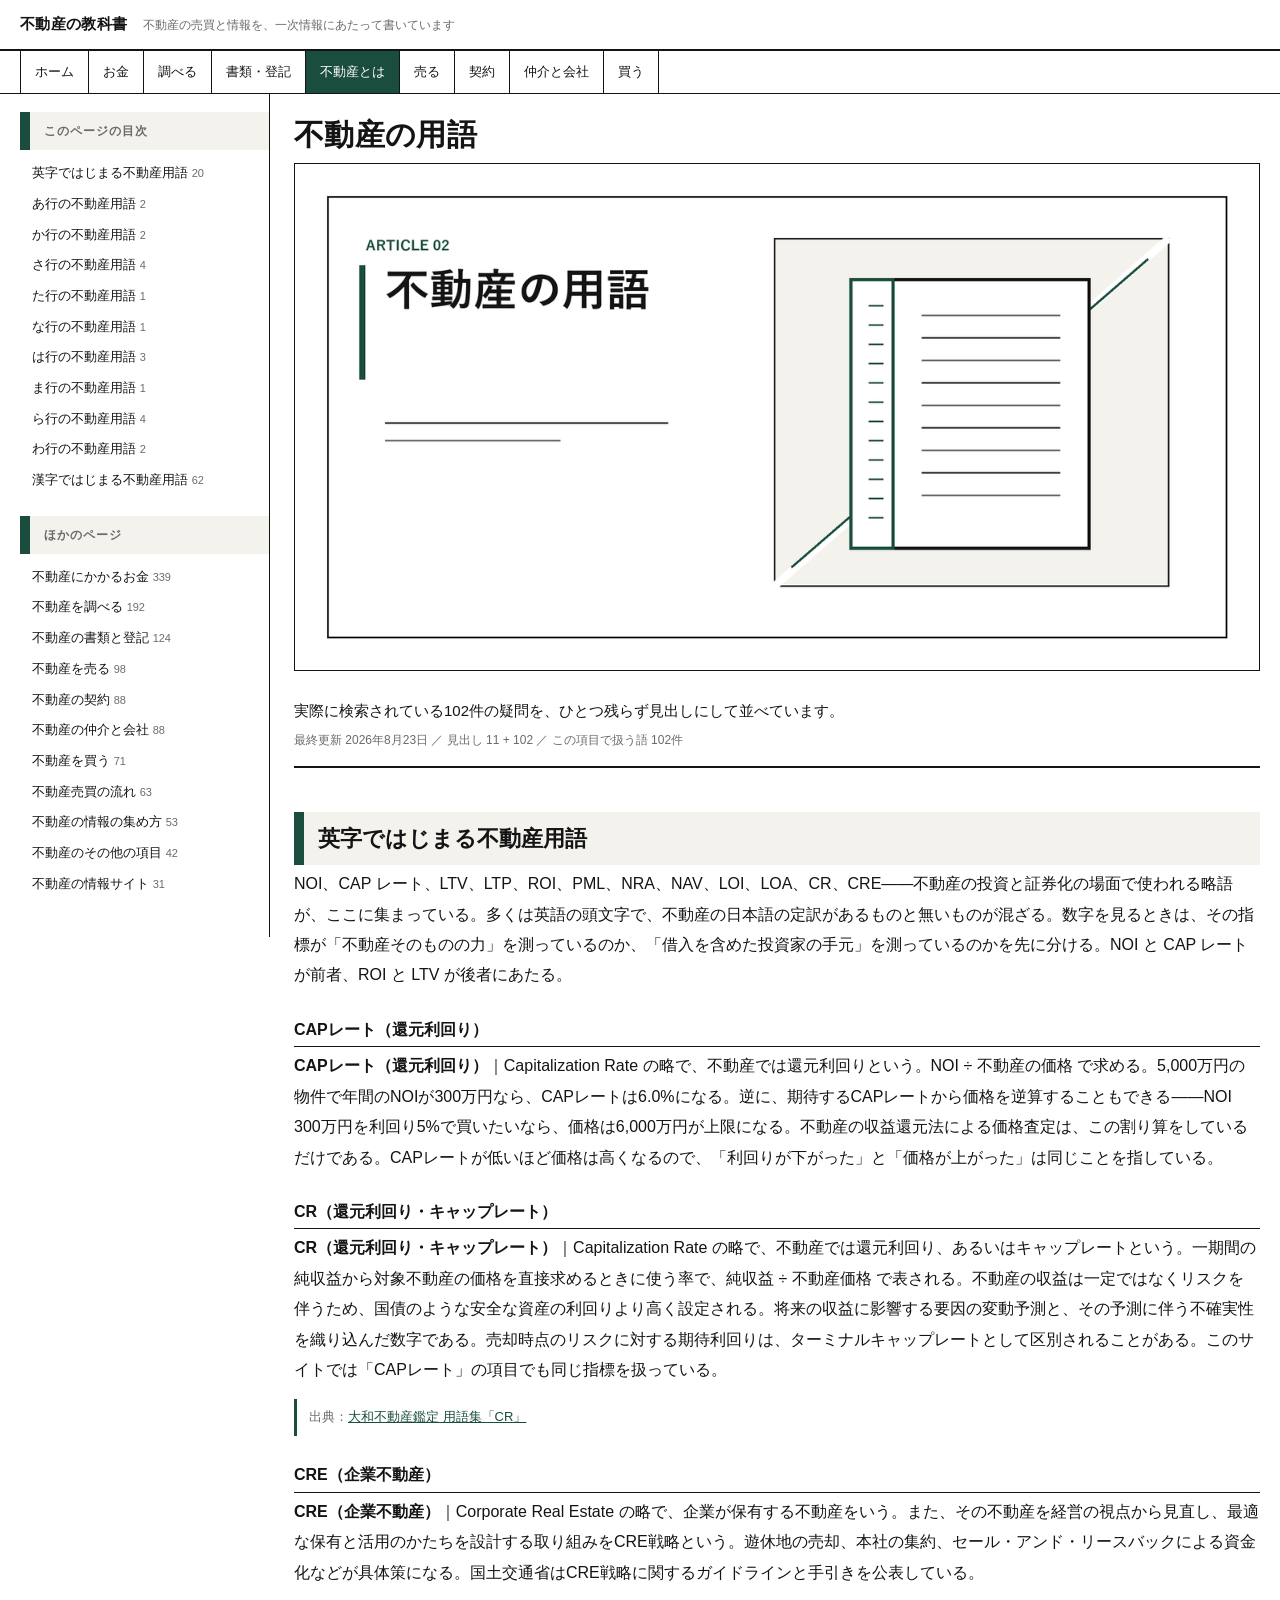
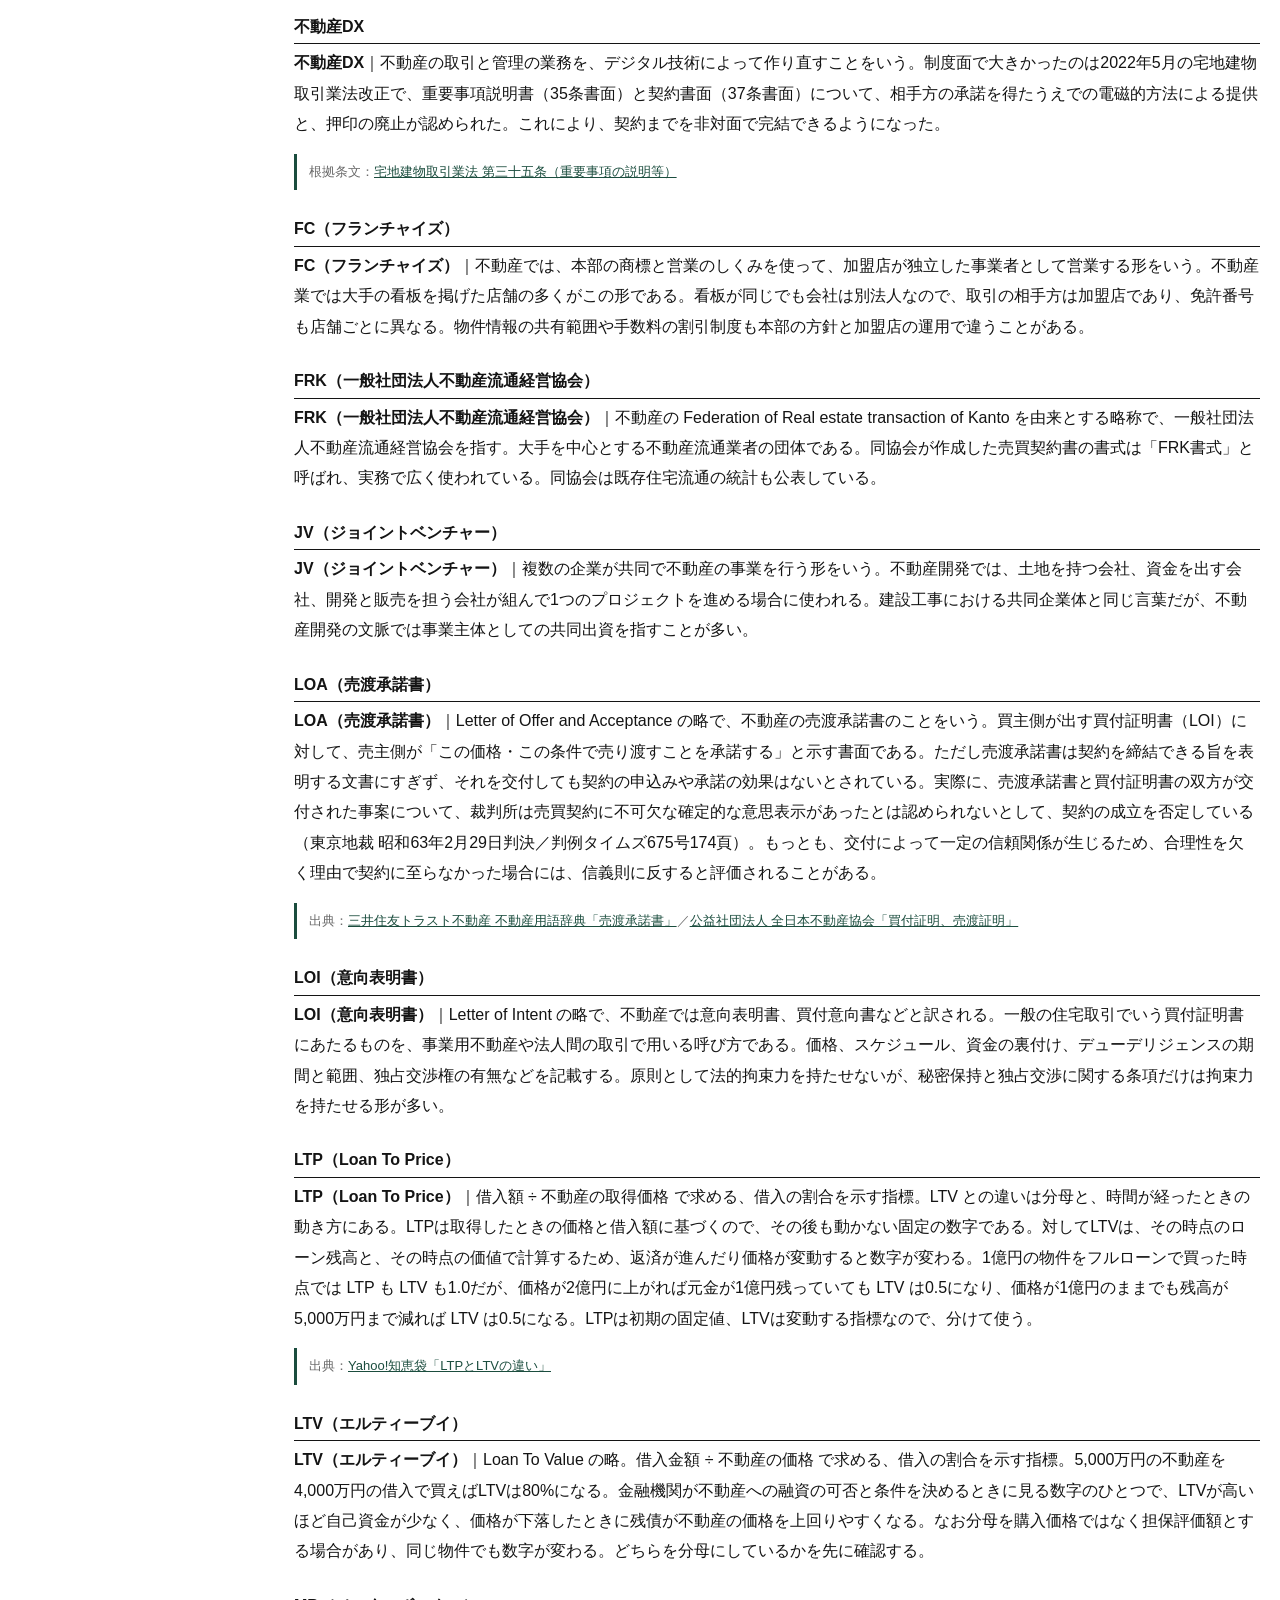
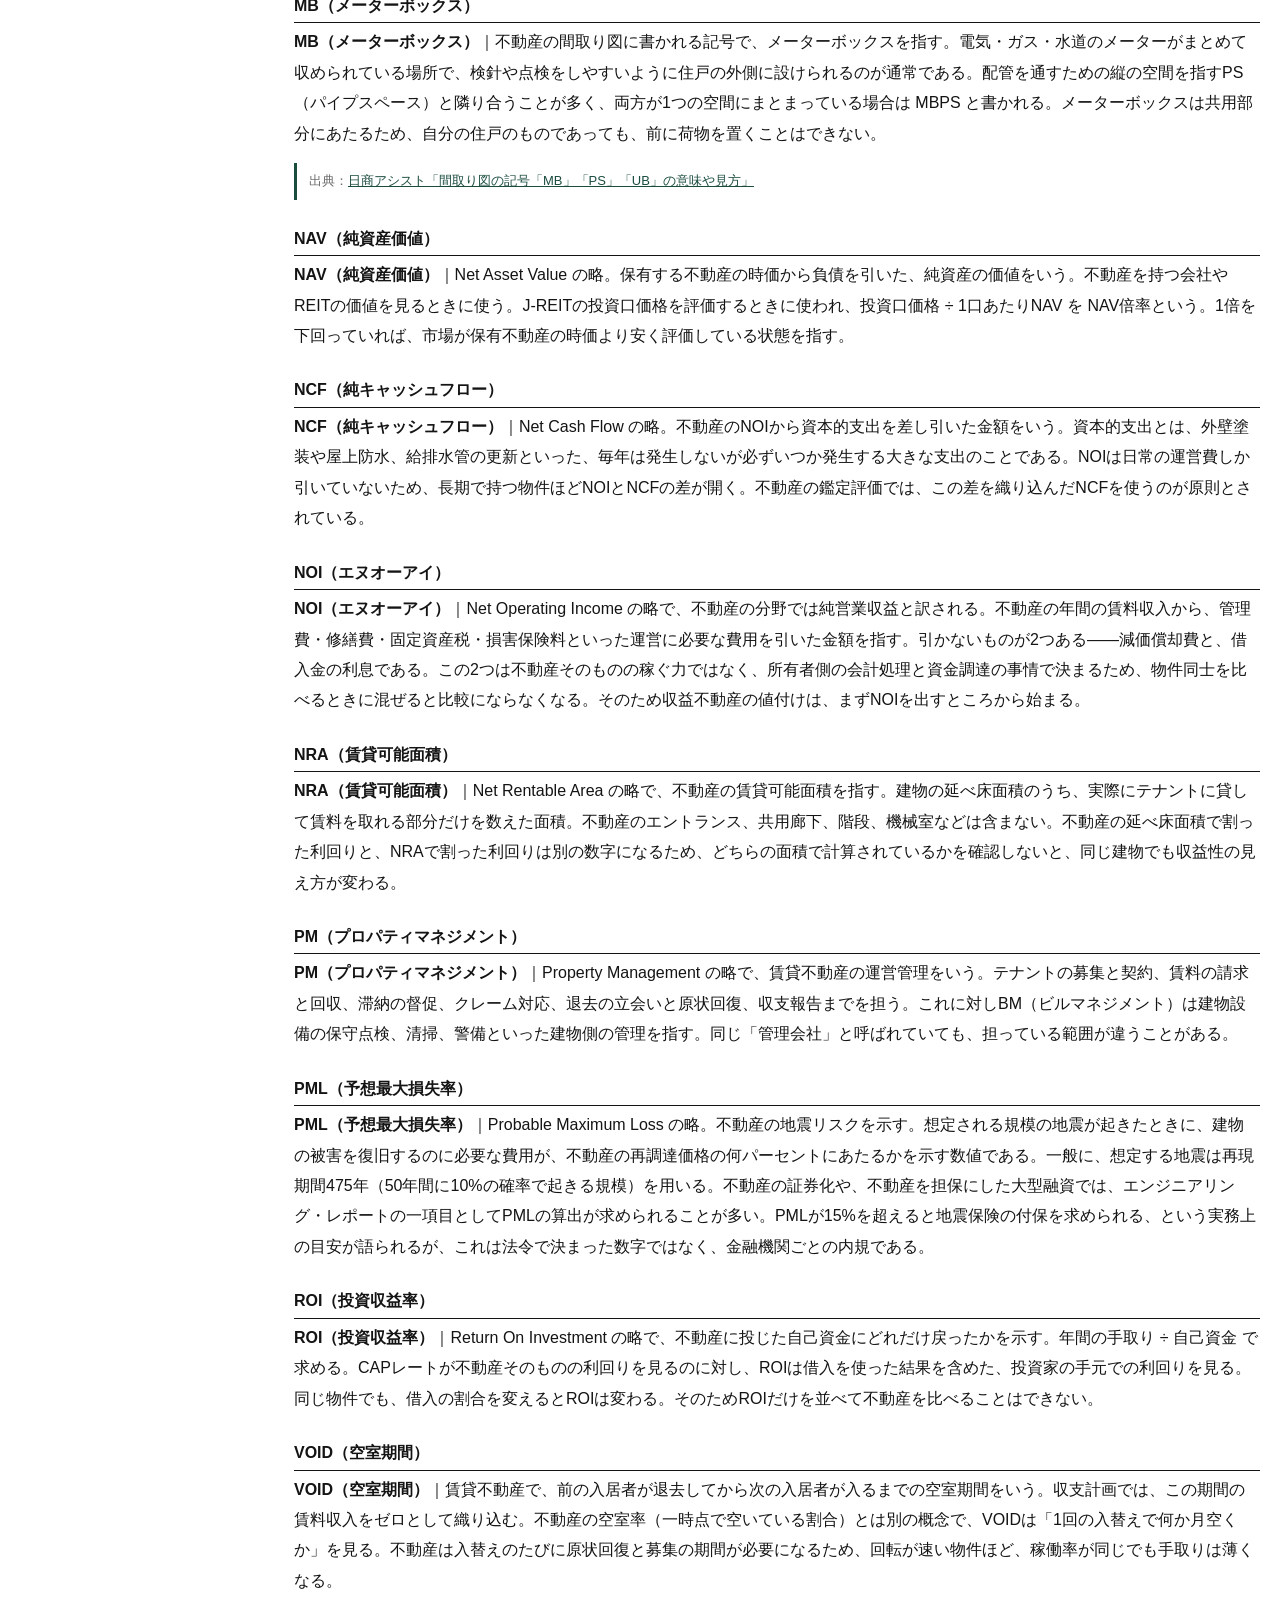
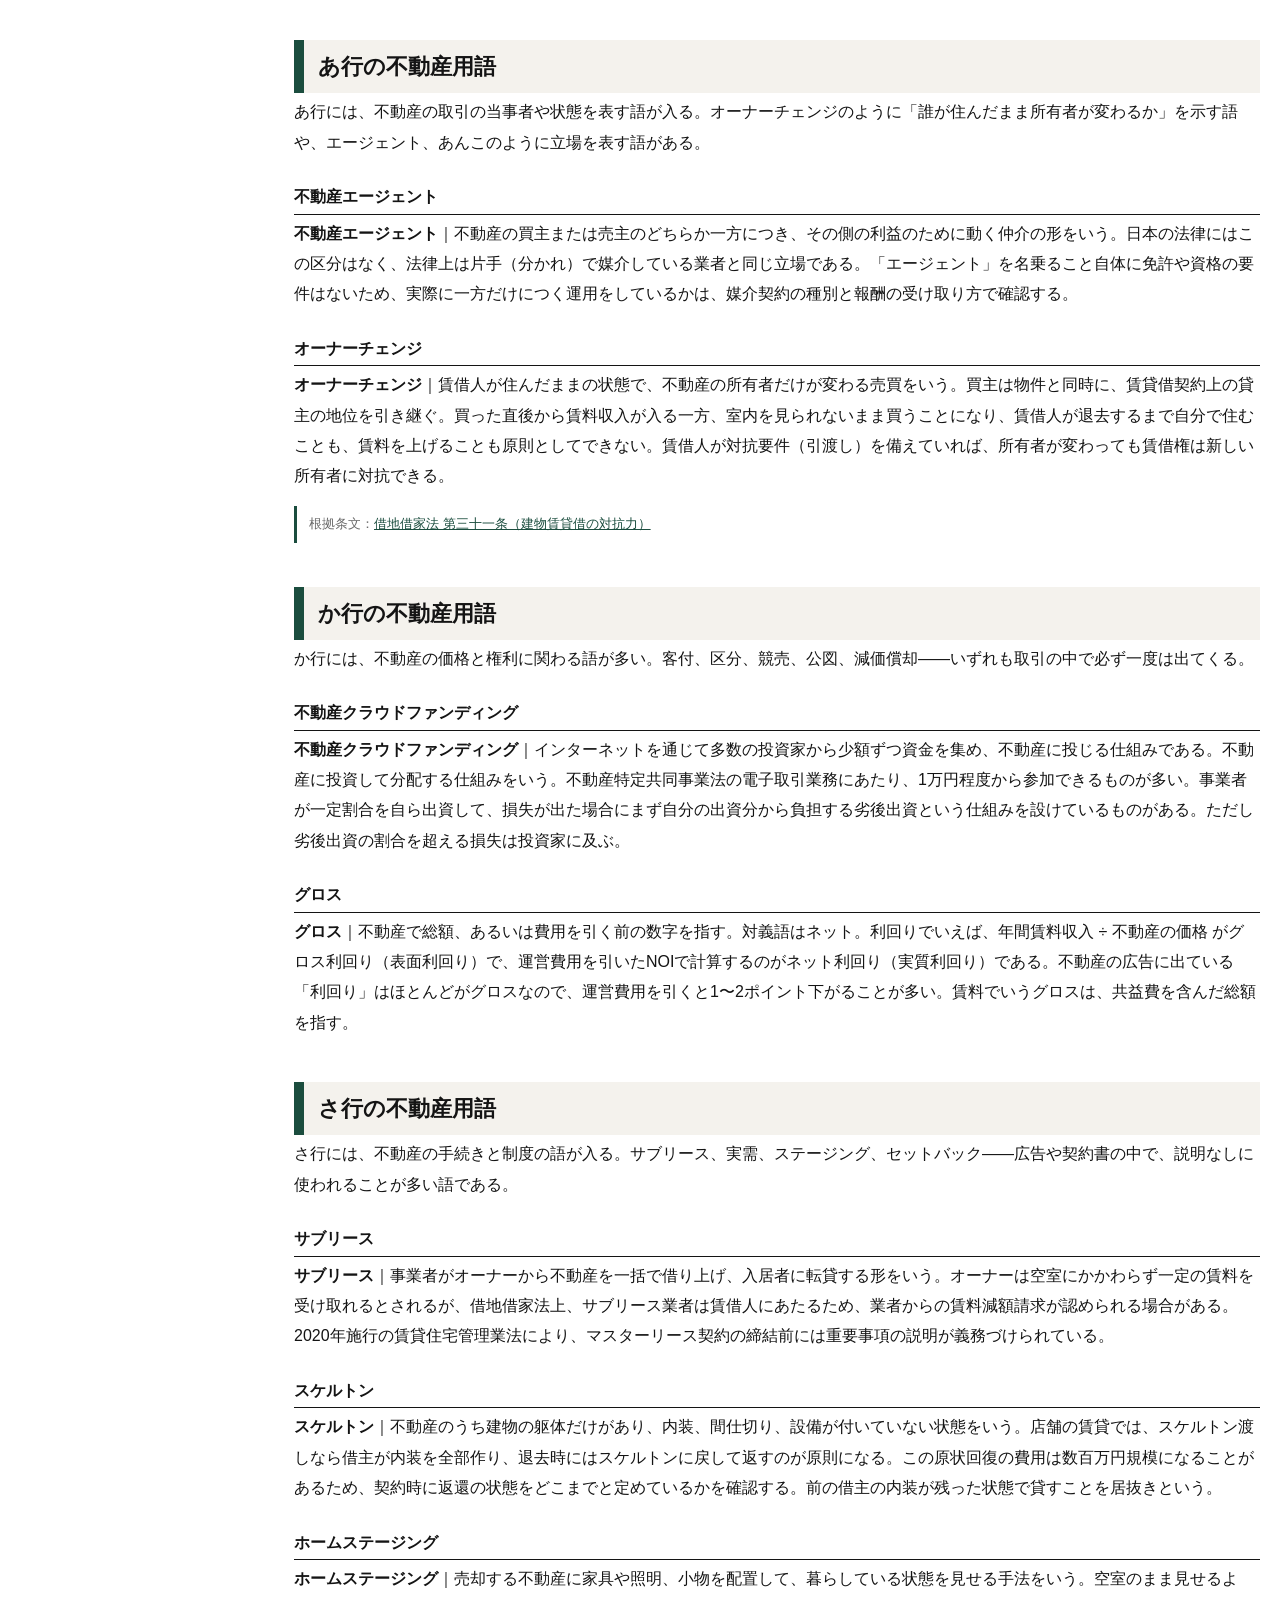
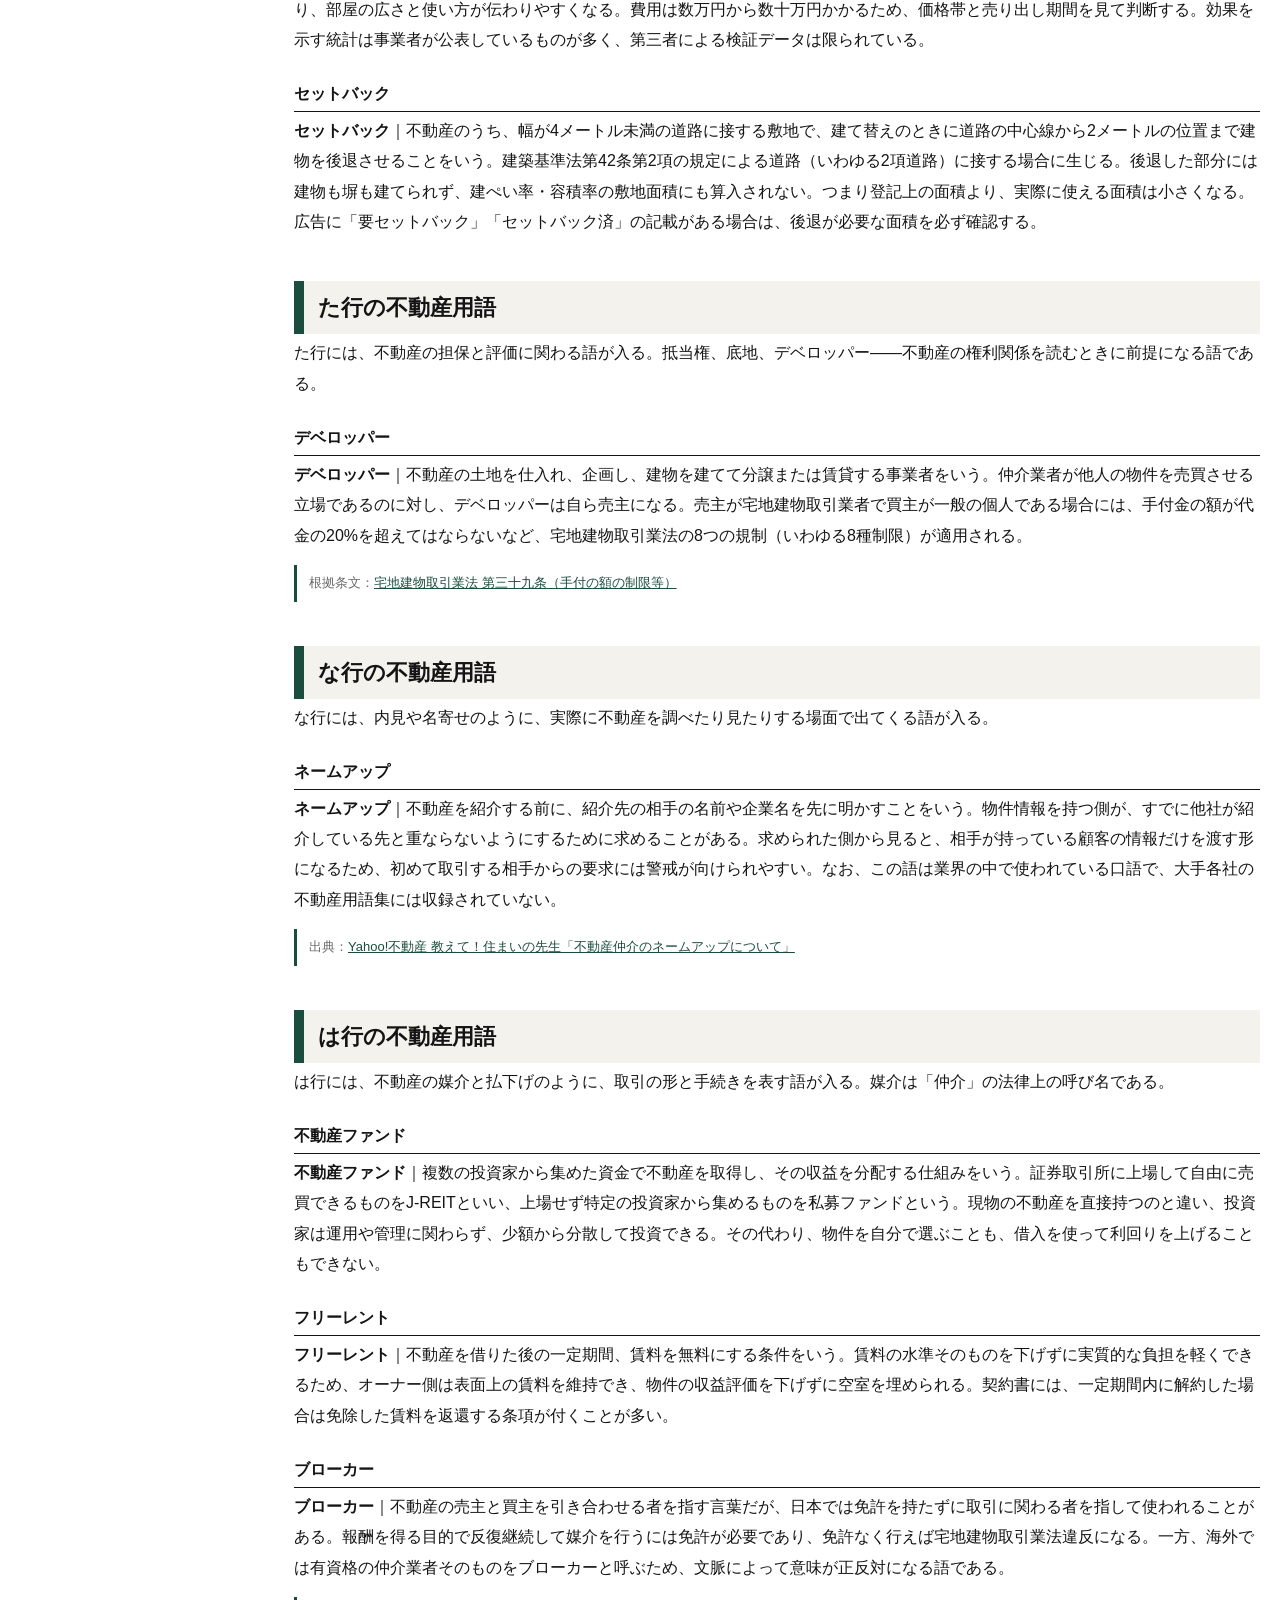
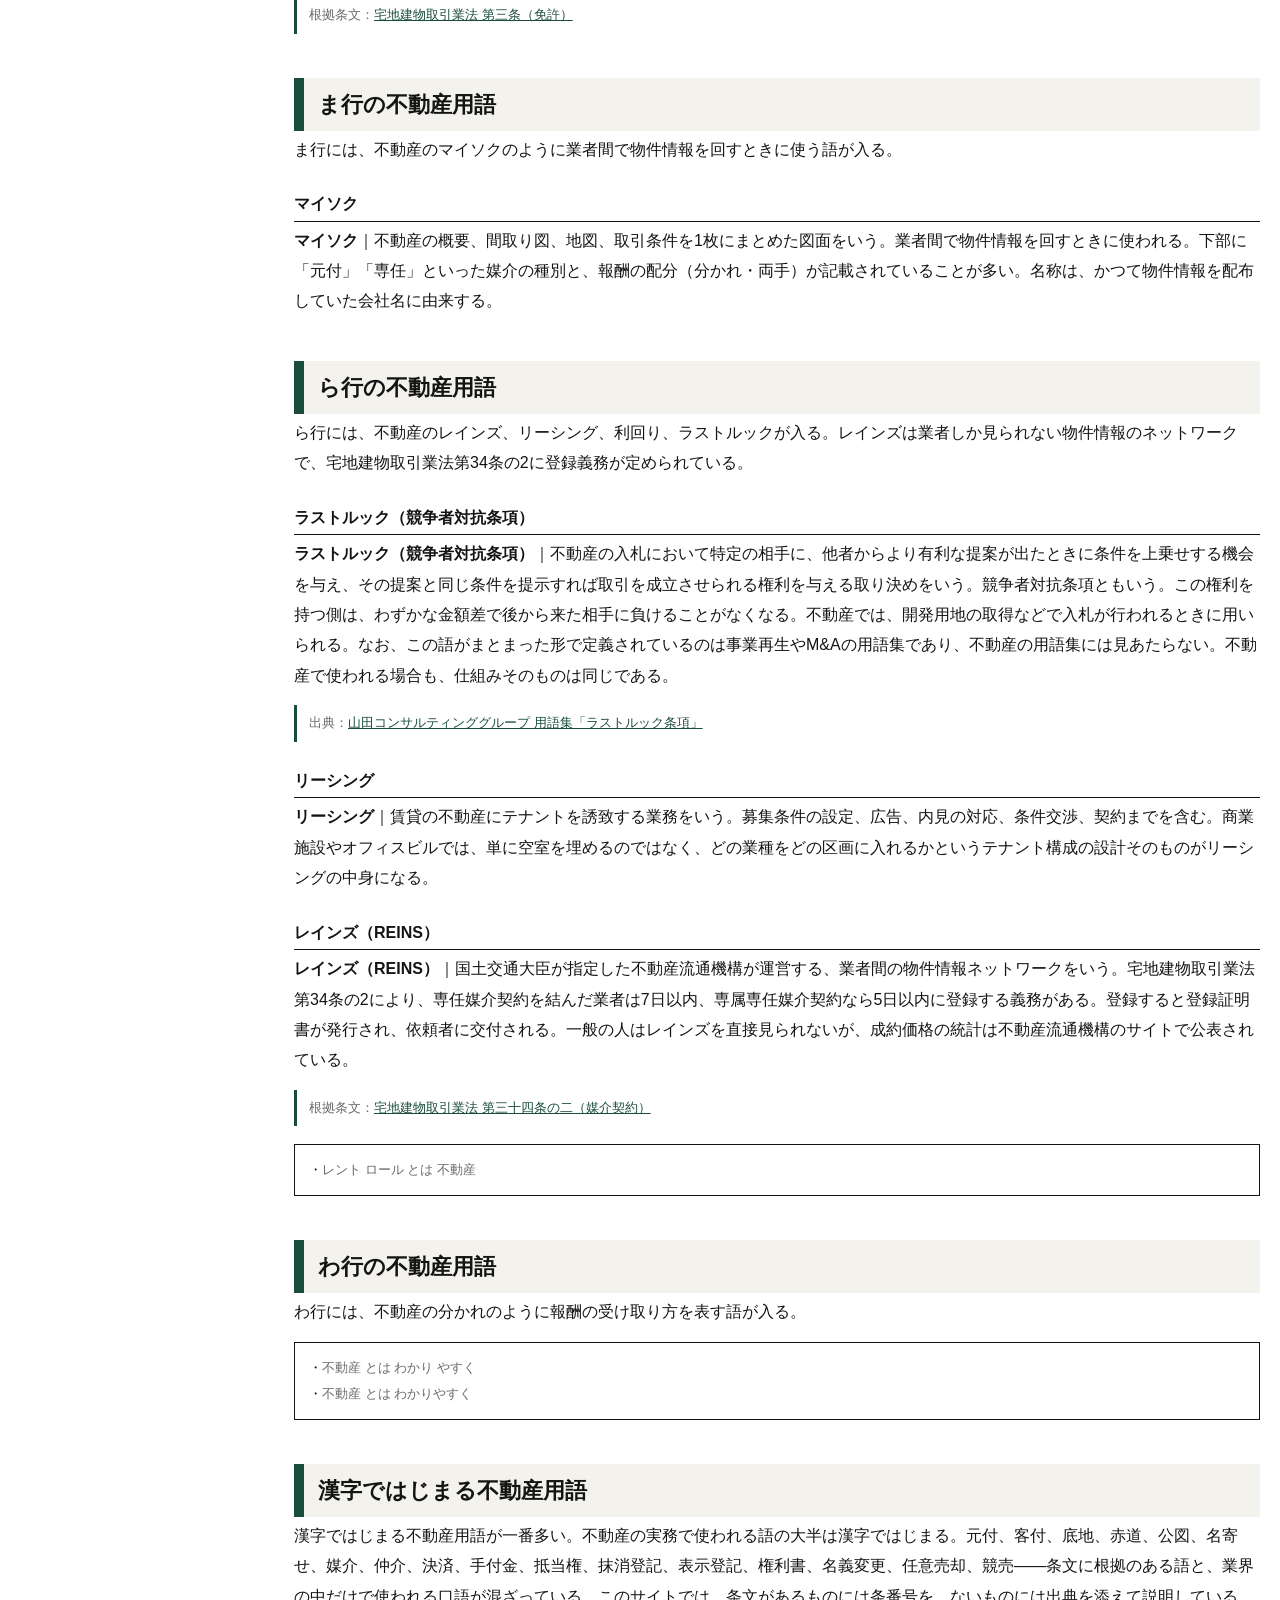
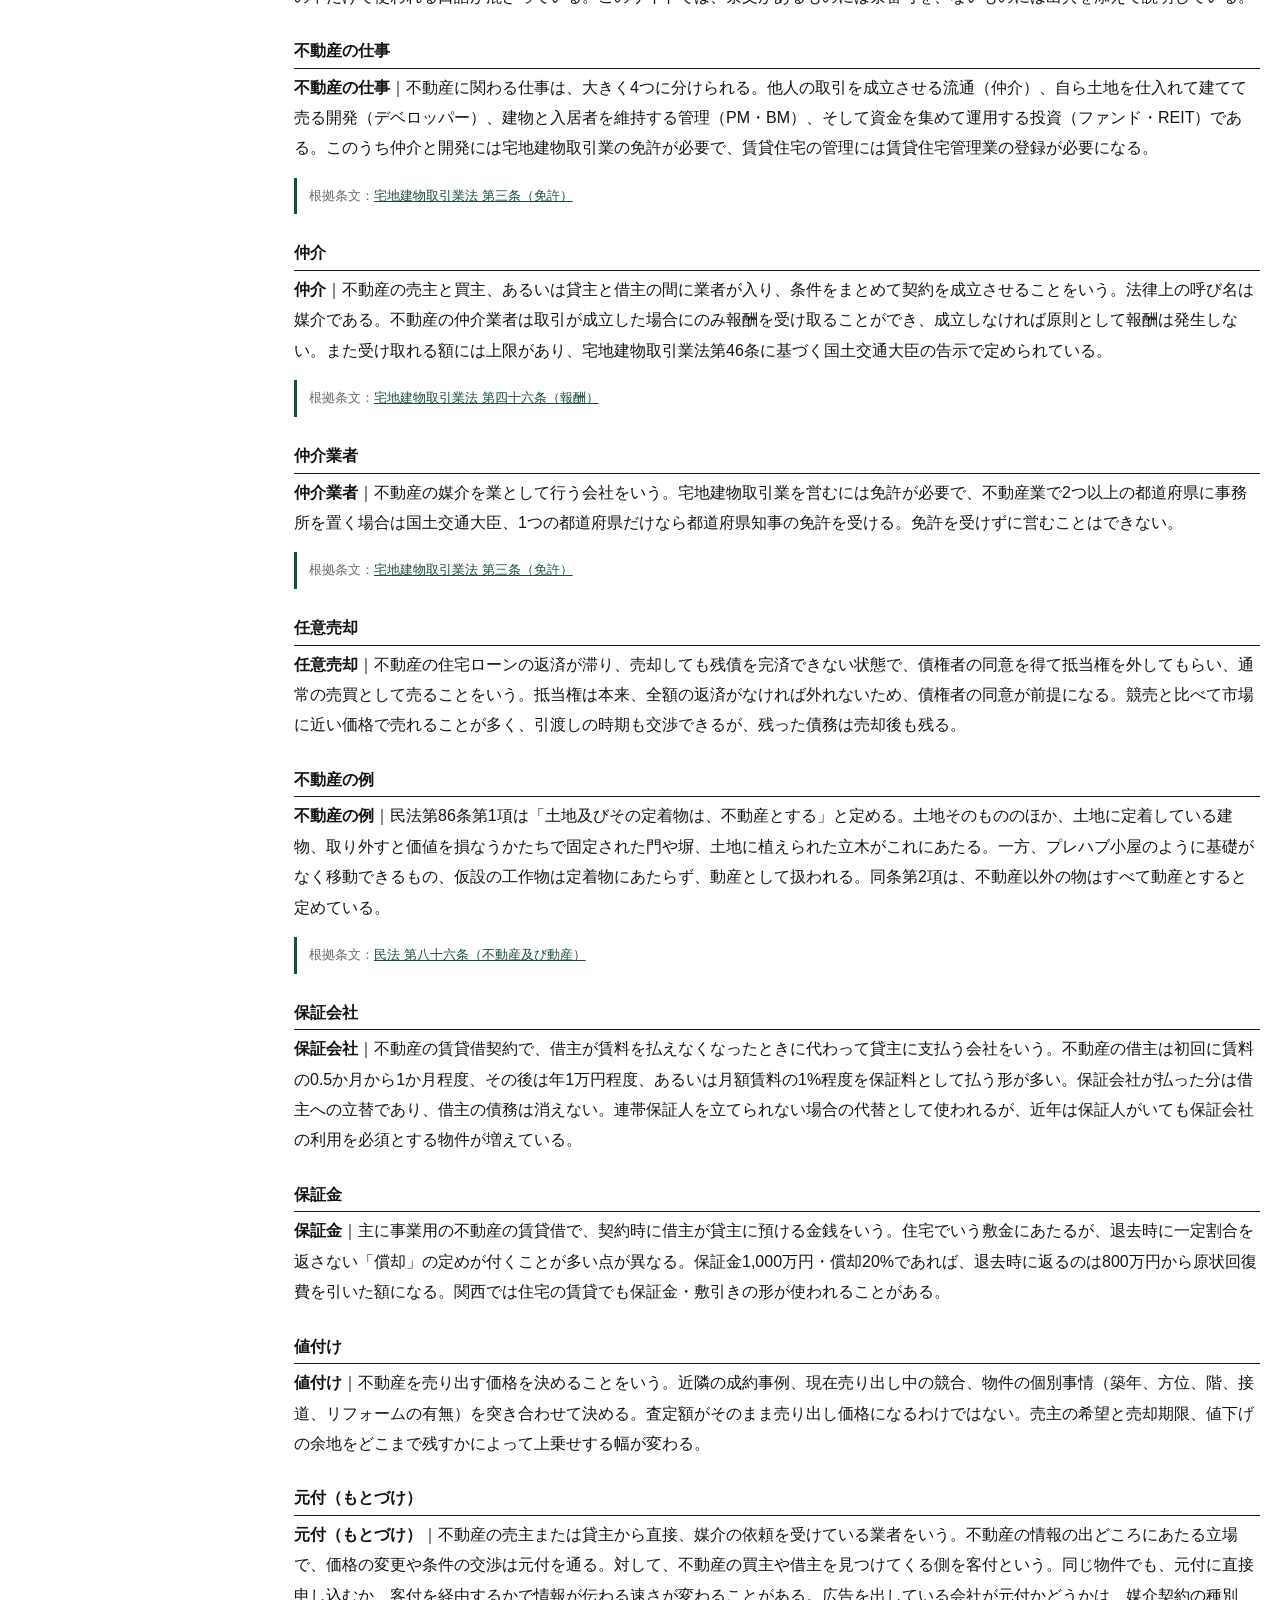
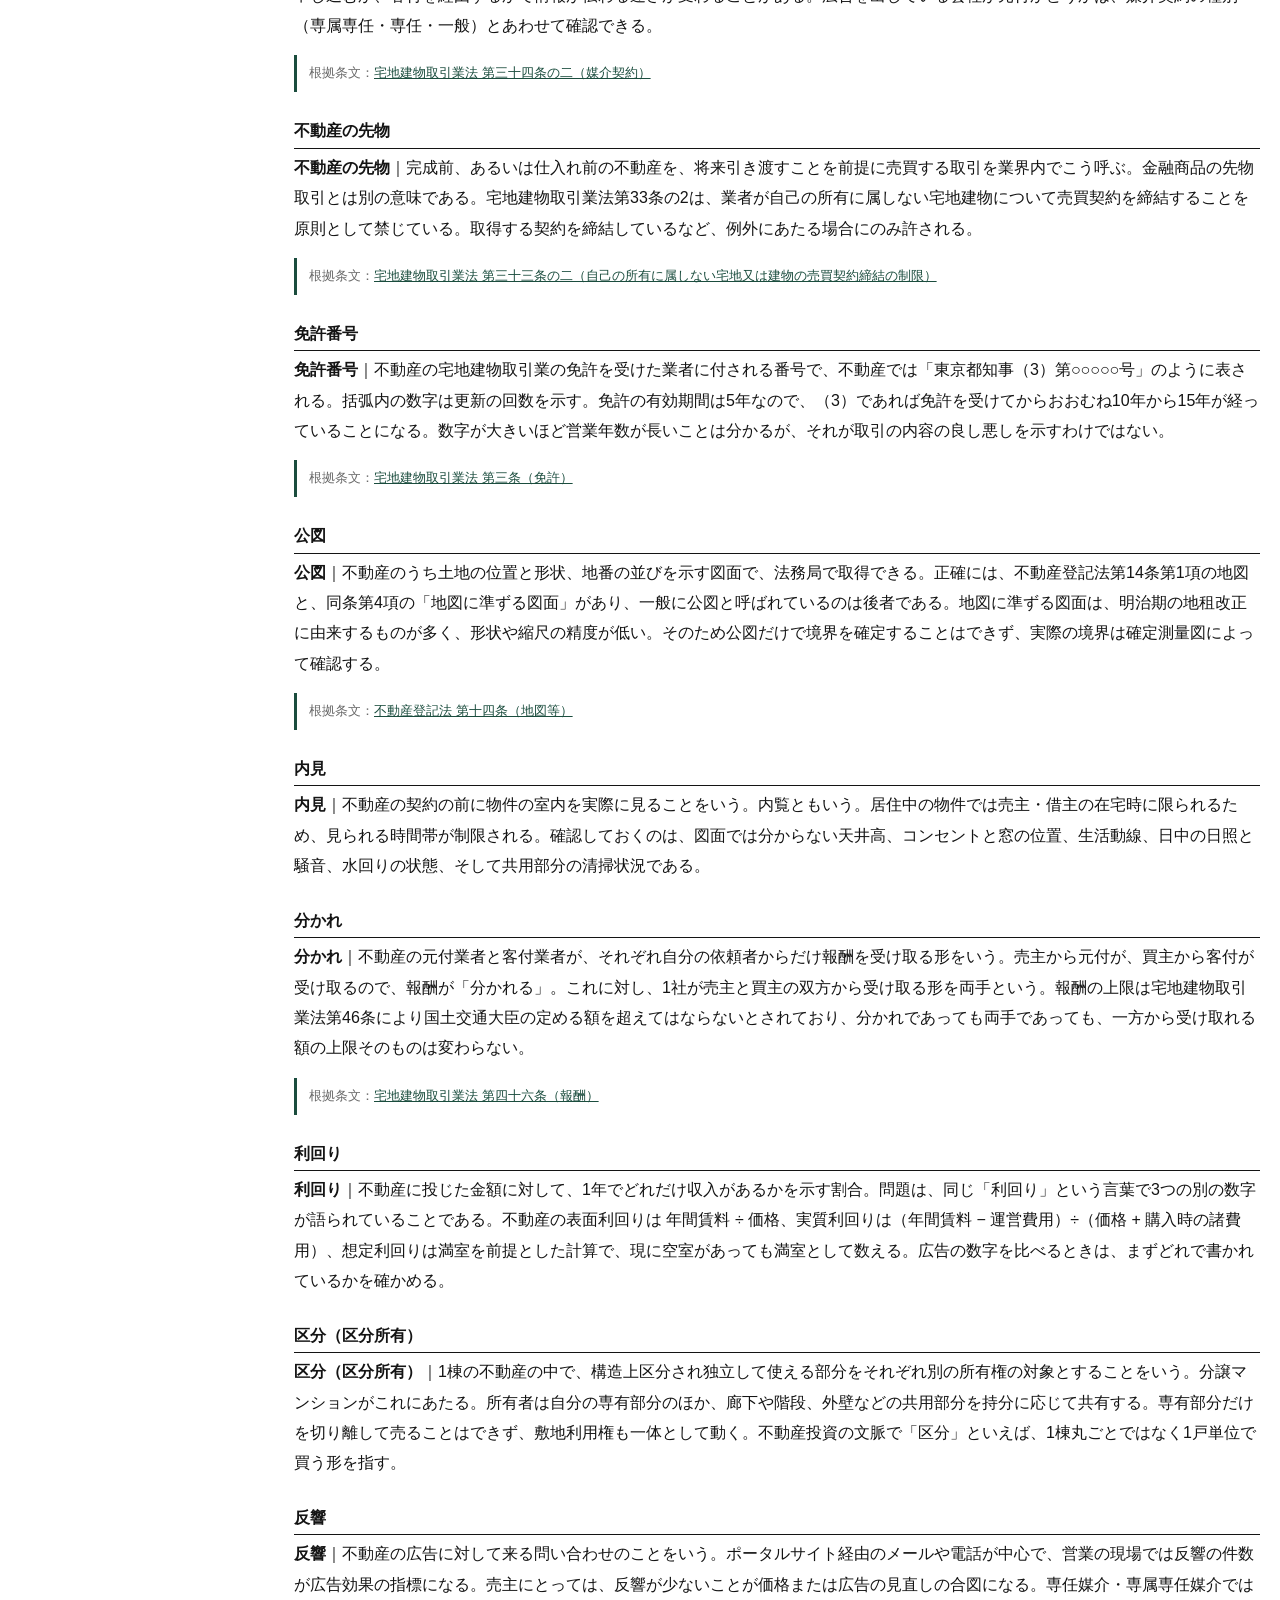
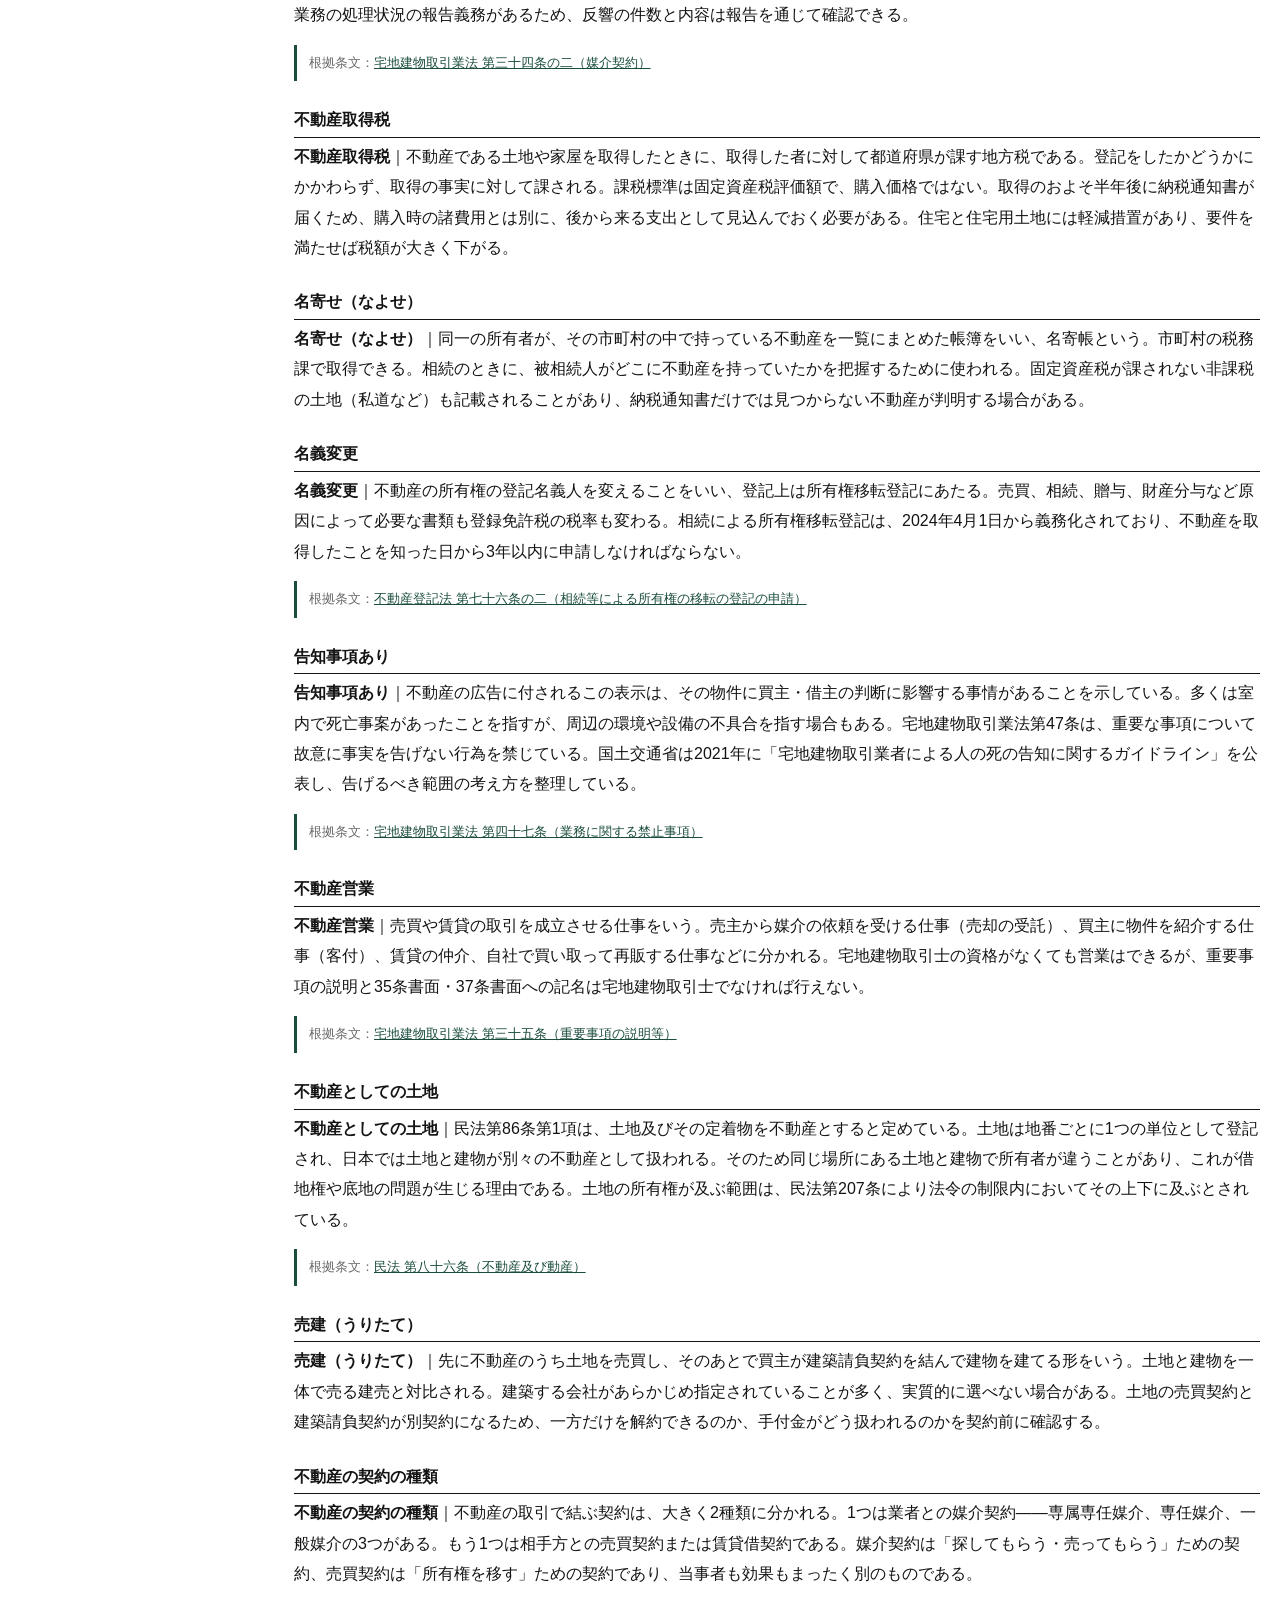
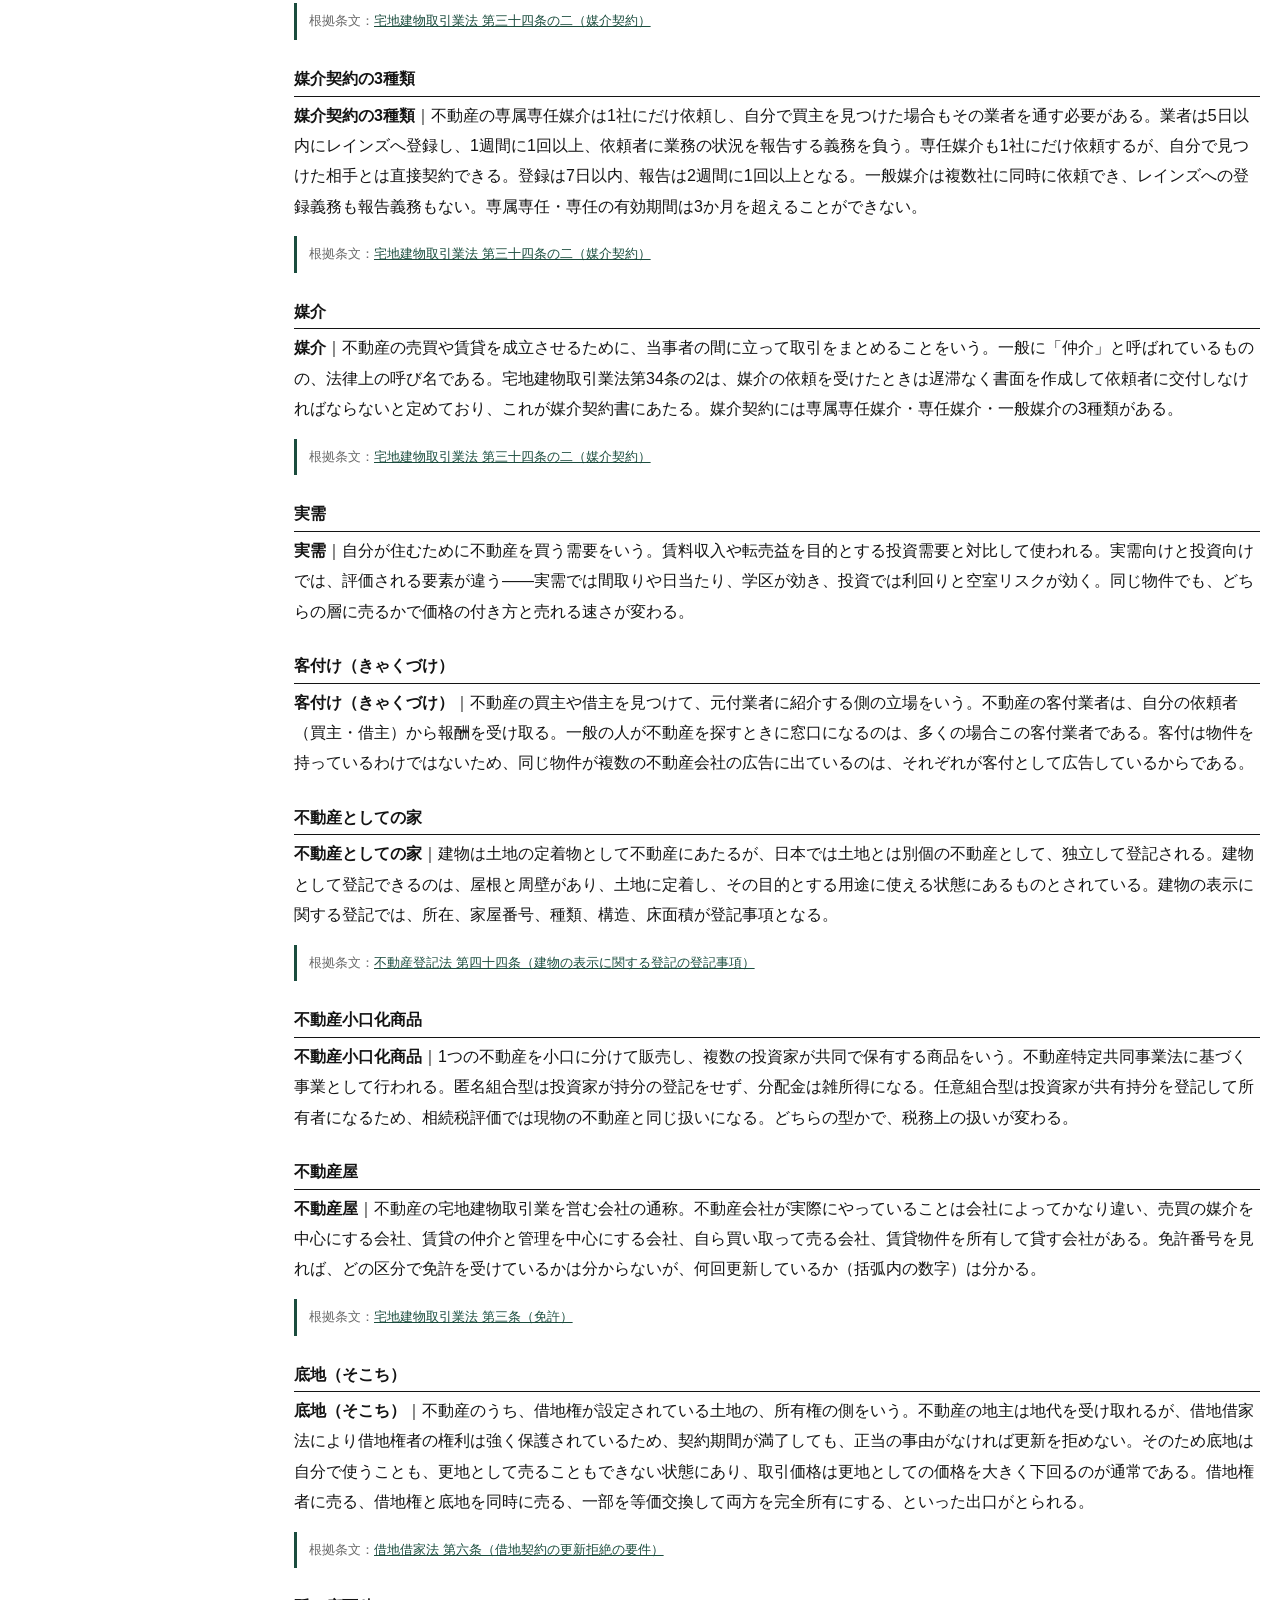
<file: about/index.html>
<!doctype html>
<html lang="ja">
<head>
<meta charset="utf-8">
<meta name="viewport" content="width=device-width,initial-scale=1">
<title>不動産の用語を、どの法律のどこに書いてあるかまで戻して引く</title>
<meta name="description" content="媒介（宅地建物取引業法第34条の2）、手付（民法第557条）、元付・客付、底地、赤道、名寄せ、レインズ、両手と分かれ、あんこ、マイソク。現場で飛び交う言葉を根拠まで戻した一覧">
<meta name="robots" content="index,follow,max-image-preview:large,max-snippet:-1,max-video-preview:-1">
<meta name="format-detection" content="telephone=no">
<meta name="theme-color" content="#1b4d3e">
<meta name="google-site-verification" content="yLRx-toV1wwOXIgkFKSKQW8SYN7P5XBVnxkAWqeWzIE">
<link rel="canonical" href="https://fudosan-akatsuki-system.work/about/">
<meta property="og:locale" content="ja_JP">
<meta property="og:site_name" content="不動産の教科書">
<meta property="og:type" content="article">
<meta property="og:title" content="不動産の用語を、どの法律のどこに書いてあるかまで戻して引く">
<meta property="og:description" content="媒介（宅地建物取引業法第34条の2）、手付（民法第557条）、元付・客付、底地、赤道、名寄せ、レインズ、両手と分かれ、あんこ、マイソク。現場で飛び交う言葉を根拠まで戻した一覧">
<meta property="og:url" content="https://fudosan-akatsuki-system.work/about/">
<meta property="og:image" content="https://fudosan-akatsuki-system.work/img/og-v2/about.jpg">
<meta property="og:image:secure_url" content="https://fudosan-akatsuki-system.work/img/og-v2/about.jpg">
<meta property="og:image:type" content="image/jpeg">
<meta property="og:image:width" content="1200">
<meta property="og:image:height" content="630">
<meta property="og:image:alt" content="不動産の用語。媒介・手付・元付・客付・底地を条文つきで">
<meta property="article:published_time" content="2026-08-23">
<meta property="article:modified_time" content="2026-08-23">
<meta name="twitter:card" content="summary_large_image">
<meta name="twitter:title" content="不動産の用語を、どの法律のどこに書いてあるかまで戻して引く">
<meta name="twitter:description" content="媒介（宅地建物取引業法第34条の2）、手付（民法第557条）、元付・客付、底地、赤道、名寄せ、レインズ、両手と分かれ、あんこ、マイソク。現場で飛び交う言葉を根拠まで戻した一覧">
<meta name="twitter:image" content="https://fudosan-akatsuki-system.work/img/og-v2/about.jpg">
<meta name="twitter:image:alt" content="不動産の用語。媒介・手付・元付・客付・底地を条文つきで">
<link rel="icon" href="/favicon.ico" sizes="48x48">
<link rel="icon" type="image/png" sizes="48x48" href="/favicon-48x48.png">
<link rel="icon" type="image/png" sizes="32x32" href="/favicon-32x32.png">
<link rel="icon" type="image/png" sizes="16x16" href="/favicon-16x16.png">
<link rel="apple-touch-icon" sizes="180x180" href="/apple-touch-icon.png">
<link rel="manifest" href="/site.webmanifest">
<link rel="mask-icon" href="/safari-pinned-tab.svg" color="#1b4d3e">
<link rel="preload" as="style" href="/css/base.css">
<link rel="stylesheet" href="/css/base.css">
<script type="application/ld+json">{"@context": "https://schema.org", "@graph": [{"@type": "Organization", "@id": "https://fudosan-akatsuki-system.work/#org", "name": "不動産の教科書", "url": "https://fudosan-akatsuki-system.work/", "logo": {"@type": "ImageObject", "url": "https://fudosan-akatsuki-system.work/android-chrome-512x512.png", "width": 512, "height": 512}}, {"@type": "WebSite", "@id": "https://fudosan-akatsuki-system.work/#site", "name": "不動産の教科書", "url": "https://fudosan-akatsuki-system.work/", "inLanguage": "ja", "publisher": {"@id": "https://fudosan-akatsuki-system.work/#org"}}, {"@type": "Article", "@id": "https://fudosan-akatsuki-system.work/about/#article", "headline": "不動産の用語", "description": "不動産の用語集・用語一覧。媒介とは何か（宅地建物取引業法第34条の2）、手付とは（民法第557条）、元付・客付・底地・赤道・名寄せ・レインズ・両手・分かれ・あんこ・マイソクまで92語を条文つきで解説。登記の読み方や、業界の口語と法律用語の違いもわかりやすく整理しました。不動産用語一覧としてそのまま使えます。", "inLanguage": "ja", "datePublished": "2026-08-23", "dateModified": "2026-08-23", "mainEntityOfPage": {"@type": "WebPage", "@id": "https://fudosan-akatsuki-system.work/about/"}, "image": "https://fudosan-akatsuki-system.work/img/about.png", "author": {"@id": "https://fudosan-akatsuki-system.work/#org"}, "publisher": {"@id": "https://fudosan-akatsuki-system.work/#org"}}, {"@type": "BreadcrumbList", "itemListElement": [{"@type": "ListItem", "position": 1, "name": "ホーム", "item": "https://fudosan-akatsuki-system.work/"}, {"@type": "ListItem", "position": 2, "name": "不動産の用語", "item": "https://fudosan-akatsuki-system.work/about/"}]}]}</script>
</head>
<body>
<header class="head"><div class="in"><div class="site"><a href="/">不動産の教科書</a></div><div class="tag">不動産の売買と情報を、一次情報にあたって書いています</div></div></header>
<nav class="nav"><ul><li><a href="/">ホーム</a></li><li><a href="/money/">お金</a></li><li><a href="/research/">調べる</a></li><li><a href="/registry/">書類・登記</a></li><li><a href="/about/" aria-current="page">不動産とは</a></li><li><a href="/sell/">売る</a></li><li><a href="/contract/">契約</a></li><li><a href="/agent/">仲介と会社</a></li><li><a href="/buy/">買う</a></li></ul></nav>
<div class="wrap"><aside class="side"><h2>このページの目次</h2><ol><li><a href="#h2-0">英字ではじまる不動産用語 <span class="n">20</span></a></li><li><a href="#h2-1">あ行の不動産用語 <span class="n">2</span></a></li><li><a href="#h2-2">か行の不動産用語 <span class="n">2</span></a></li><li><a href="#h2-3">さ行の不動産用語 <span class="n">4</span></a></li><li><a href="#h2-4">た行の不動産用語 <span class="n">1</span></a></li><li><a href="#h2-5">な行の不動産用語 <span class="n">1</span></a></li><li><a href="#h2-6">は行の不動産用語 <span class="n">3</span></a></li><li><a href="#h2-7">ま行の不動産用語 <span class="n">1</span></a></li><li><a href="#h2-8">ら行の不動産用語 <span class="n">4</span></a></li><li><a href="#h2-9">わ行の不動産用語 <span class="n">2</span></a></li><li><a href="#h2-10">漢字ではじまる不動産用語 <span class="n">62</span></a></li></ol><h2>ほかのページ</h2><ol><li><a href="/money/">不動産にかかるお金 <span class="n">339</span></a></li><li><a href="/research/">不動産を調べる <span class="n">192</span></a></li><li><a href="/registry/">不動産の書類と登記 <span class="n">124</span></a></li><li><a href="/sell/">不動産を売る <span class="n">98</span></a></li><li><a href="/contract/">不動産の契約 <span class="n">88</span></a></li><li><a href="/agent/">不動産の仲介と会社 <span class="n">88</span></a></li><li><a href="/buy/">不動産を買う <span class="n">71</span></a></li><li><a href="/flow/">不動産売買の流れ <span class="n">63</span></a></li><li><a href="/sources/">不動産の情報の集め方 <span class="n">53</span></a></li><li><a href="/misc/">不動産のその他の項目 <span class="n">42</span></a></li><li><a href="/portals/">不動産の情報サイト <span class="n">31</span></a></li></ol></aside><main><h1>不動産の用語</h1><img class="eye" src="/img/about.png" alt="不動産の用語集｜媒介とは・手付とは・元付・客付・底地の意味を条文つきで" width="1200" height="630"><p class="lead">実際に検索されている102件の疑問を、ひとつ残らず見出しにして並べています。</p><p class="meta">最終更新 2026年8月23日 ／ 見出し 11 + 102 ／ この項目で扱う語 102件</p><h2 id="h2-0">英字ではじまる不動産用語</h2><p>NOI、CAP レート、LTV、LTP、ROI、PML、NRA、NAV、LOI、LOA、CR、CRE——不動産の投資と証券化の場面で使われる略語が、ここに集まっている。多くは英語の頭文字で、不動産の日本語の定訳があるものと無いものが混ざる。数字を見るときは、その指標が「不動産そのものの力」を測っているのか、「借入を含めた投資家の手元」を測っているのかを先に分ける。NOI と CAP レートが前者、ROI と LTV が後者にあたる。</p><h3>CAPレート（還元利回り）</h3><p><b>CAPレート（還元利回り）</b>｜Capitalization Rate の略で、不動産では還元利回りという。NOI ÷ 不動産の価格 で求める。5,000万円の物件で年間のNOIが300万円なら、CAPレートは6.0%になる。逆に、期待するCAPレートから価格を逆算することもできる——NOI 300万円を利回り5%で買いたいなら、価格は6,000万円が上限になる。不動産の収益還元法による価格査定は、この割り算をしているだけである。CAPレートが低いほど価格は高くなるので、「利回りが下がった」と「価格が上がった」は同じことを指している。</p><h3>CR（還元利回り・キャップレート）</h3><p><b>CR（還元利回り・キャップレート）</b>｜Capitalization Rate の略で、不動産では還元利回り、あるいはキャップレートという。一期間の純収益から対象不動産の価格を直接求めるときに使う率で、純収益 ÷ 不動産価格 で表される。不動産の収益は一定ではなくリスクを伴うため、国債のような安全な資産の利回りより高く設定される。将来の収益に影響する要因の変動予測と、その予測に伴う不確実性を織り込んだ数字である。売却時点のリスクに対する期待利回りは、ターミナルキャップレートとして区別されることがある。このサイトでは「CAPレート」の項目でも同じ指標を扱っている。</p><div class="law">出典：<a href="https://daiwakantei.co.jp/words/finance/6654/" rel="noopener">大和不動産鑑定 用語集「CR」</a></div><h3>CRE（企業不動産）</h3><p><b>CRE（企業不動産）</b>｜Corporate Real Estate の略で、企業が保有する不動産をいう。また、その不動産を経営の視点から見直し、最適な保有と活用のかたちを設計する取り組みをCRE戦略という。遊休地の売却、本社の集約、セール・アンド・リースバックによる資金化などが具体策になる。国土交通省はCRE戦略に関するガイドラインと手引きを公表している。</p><h3>不動産DX</h3><p><b>不動産DX</b>｜不動産の取引と管理の業務を、デジタル技術によって作り直すことをいう。制度面で大きかったのは2022年5月の宅地建物取引業法改正で、重要事項説明書（35条書面）と契約書面（37条書面）について、相手方の承諾を得たうえでの電磁的方法による提供と、押印の廃止が認められた。これにより、契約までを非対面で完結できるようになった。</p><div class="law">根拠条文：<a href="https://laws.e-gov.go.jp/law/327AC1000000176" rel="noopener">宅地建物取引業法 第三十五条（重要事項の説明等）</a></div><h3>FC（フランチャイズ）</h3><p><b>FC（フランチャイズ）</b>｜不動産では、本部の商標と営業のしくみを使って、加盟店が独立した事業者として営業する形をいう。不動産業では大手の看板を掲げた店舗の多くがこの形である。看板が同じでも会社は別法人なので、取引の相手方は加盟店であり、免許番号も店舗ごとに異なる。物件情報の共有範囲や手数料の割引制度も本部の方針と加盟店の運用で違うことがある。</p><h3>FRK（一般社団法人不動産流通経営協会）</h3><p><b>FRK（一般社団法人不動産流通経営協会）</b>｜不動産の Federation of Real estate transaction of Kanto を由来とする略称で、一般社団法人不動産流通経営協会を指す。大手を中心とする不動産流通業者の団体である。同協会が作成した売買契約書の書式は「FRK書式」と呼ばれ、実務で広く使われている。同協会は既存住宅流通の統計も公表している。</p><h3>JV（ジョイントベンチャー）</h3><p><b>JV（ジョイントベンチャー）</b>｜複数の企業が共同で不動産の事業を行う形をいう。不動産開発では、土地を持つ会社、資金を出す会社、開発と販売を担う会社が組んで1つのプロジェクトを進める場合に使われる。建設工事における共同企業体と同じ言葉だが、不動産開発の文脈では事業主体としての共同出資を指すことが多い。</p><h3>LOA（売渡承諾書）</h3><p><b>LOA（売渡承諾書）</b>｜Letter of Offer and Acceptance の略で、不動産の売渡承諾書のことをいう。買主側が出す買付証明書（LOI）に対して、売主側が「この価格・この条件で売り渡すことを承諾する」と示す書面である。ただし売渡承諾書は契約を締結できる旨を表明する文書にすぎず、それを交付しても契約の申込みや承諾の効果はないとされている。実際に、売渡承諾書と買付証明書の双方が交付された事案について、裁判所は売買契約に不可欠な確定的な意思表示があったとは認められないとして、契約の成立を否定している（東京地裁 昭和63年2月29日判決／判例タイムズ675号174頁）。もっとも、交付によって一定の信頼関係が生じるため、合理性を欠く理由で契約に至らなかった場合には、信義則に反すると評価されることがある。</p><div class="law">出典：<a href="https://smtrc.jp/useful/glossary/detail/n/3242" rel="noopener">三井住友トラスト不動産 不動産用語辞典「売渡承諾書」</a>／<a href="https://www.zennichi.or.jp/law_faq/%E8%B2%B7%E4%BB%98%E8%A8%BC%E6%98%8E%E3%80%81%E5%A3%B2%E6%B8%A1%E8%A8%BC%E6%98%8E/" rel="noopener">公益社団法人 全日本不動産協会「買付証明、売渡証明」</a></div><h3>LOI（意向表明書）</h3><p><b>LOI（意向表明書）</b>｜Letter of Intent の略で、不動産では意向表明書、買付意向書などと訳される。一般の住宅取引でいう買付証明書にあたるものを、事業用不動産や法人間の取引で用いる呼び方である。価格、スケジュール、資金の裏付け、デューデリジェンスの期間と範囲、独占交渉権の有無などを記載する。原則として法的拘束力を持たせないが、秘密保持と独占交渉に関する条項だけは拘束力を持たせる形が多い。</p><h3>LTP（Loan To Price）</h3><p><b>LTP（Loan To Price）</b>｜借入額 ÷ 不動産の取得価格 で求める、借入の割合を示す指標。LTV との違いは分母と、時間が経ったときの動き方にある。LTPは取得したときの価格と借入額に基づくので、その後も動かない固定の数字である。対してLTVは、その時点のローン残高と、その時点の価値で計算するため、返済が進んだり価格が変動すると数字が変わる。1億円の物件をフルローンで買った時点では LTP も LTV も1.0だが、価格が2億円に上がれば元金が1億円残っていても LTV は0.5になり、価格が1億円のままでも残高が5,000万円まで減れば LTV は0.5になる。LTPは初期の固定値、LTVは変動する指標なので、分けて使う。</p><div class="law">出典：<a href="https://detail.chiebukuro.yahoo.co.jp/qa/question_detail/q10266917310" rel="noopener">Yahoo!知恵袋「LTPとLTVの違い」</a></div><h3>LTV（エルティーブイ）</h3><p><b>LTV（エルティーブイ）</b>｜Loan To Value の略。借入金額 ÷ 不動産の価格 で求める、借入の割合を示す指標。5,000万円の不動産を4,000万円の借入で買えばLTVは80%になる。金融機関が不動産への融資の可否と条件を決めるときに見る数字のひとつで、LTVが高いほど自己資金が少なく、価格が下落したときに残債が不動産の価格を上回りやすくなる。なお分母を購入価格ではなく担保評価額とする場合があり、同じ物件でも数字が変わる。どちらを分母にしているかを先に確認する。</p><h3>MB（メーターボックス）</h3><p><b>MB（メーターボックス）</b>｜不動産の間取り図に書かれる記号で、メーターボックスを指す。電気・ガス・水道のメーターがまとめて収められている場所で、検針や点検をしやすいように住戸の外側に設けられるのが通常である。配管を通すための縦の空間を指すPS（パイプスペース）と隣り合うことが多く、両方が1つの空間にまとまっている場合は MBPS と書かれる。メーターボックスは共用部分にあたるため、自分の住戸のものであっても、前に荷物を置くことはできない。</p><div class="law">出典：<a href="https://www.nissho-apn.co.jp/chintai/magazine/basic-knowledge-madori.html" rel="noopener">日商アシスト「間取り図の記号「MB」「PS」「UB」の意味や見方」</a></div><h3>NAV（純資産価値）</h3><p><b>NAV（純資産価値）</b>｜Net Asset Value の略。保有する不動産の時価から負債を引いた、純資産の価値をいう。不動産を持つ会社やREITの価値を見るときに使う。J-REITの投資口価格を評価するときに使われ、投資口価格 ÷ 1口あたりNAV を NAV倍率という。1倍を下回っていれば、市場が保有不動産の時価より安く評価している状態を指す。</p><h3>NCF（純キャッシュフロー）</h3><p><b>NCF（純キャッシュフロー）</b>｜Net Cash Flow の略。不動産のNOIから資本的支出を差し引いた金額をいう。資本的支出とは、外壁塗装や屋上防水、給排水管の更新といった、毎年は発生しないが必ずいつか発生する大きな支出のことである。NOIは日常の運営費しか引いていないため、長期で持つ物件ほどNOIとNCFの差が開く。不動産の鑑定評価では、この差を織り込んだNCFを使うのが原則とされている。</p><h3>NOI（エヌオーアイ）</h3><p><b>NOI（エヌオーアイ）</b>｜Net Operating Income の略で、不動産の分野では純営業収益と訳される。不動産の年間の賃料収入から、管理費・修繕費・固定資産税・損害保険料といった運営に必要な費用を引いた金額を指す。引かないものが2つある——減価償却費と、借入金の利息である。この2つは不動産そのものの稼ぐ力ではなく、所有者側の会計処理と資金調達の事情で決まるため、物件同士を比べるときに混ぜると比較にならなくなる。そのため収益不動産の値付けは、まずNOIを出すところから始まる。</p><h3>NRA（賃貸可能面積）</h3><p><b>NRA（賃貸可能面積）</b>｜Net Rentable Area の略で、不動産の賃貸可能面積を指す。建物の延べ床面積のうち、実際にテナントに貸して賃料を取れる部分だけを数えた面積。不動産のエントランス、共用廊下、階段、機械室などは含まない。不動産の延べ床面積で割った利回りと、NRAで割った利回りは別の数字になるため、どちらの面積で計算されているかを確認しないと、同じ建物でも収益性の見え方が変わる。</p><h3>PM（プロパティマネジメント）</h3><p><b>PM（プロパティマネジメント）</b>｜Property Management の略で、賃貸不動産の運営管理をいう。テナントの募集と契約、賃料の請求と回収、滞納の督促、クレーム対応、退去の立会いと原状回復、収支報告までを担う。これに対しBM（ビルマネジメント）は建物設備の保守点検、清掃、警備といった建物側の管理を指す。同じ「管理会社」と呼ばれていても、担っている範囲が違うことがある。</p><h3>PML（予想最大損失率）</h3><p><b>PML（予想最大損失率）</b>｜Probable Maximum Loss の略。不動産の地震リスクを示す。想定される規模の地震が起きたときに、建物の被害を復旧するのに必要な費用が、不動産の再調達価格の何パーセントにあたるかを示す数値である。一般に、想定する地震は再現期間475年（50年間に10%の確率で起きる規模）を用いる。不動産の証券化や、不動産を担保にした大型融資では、エンジニアリング・レポートの一項目としてPMLの算出が求められることが多い。PMLが15%を超えると地震保険の付保を求められる、という実務上の目安が語られるが、これは法令で決まった数字ではなく、金融機関ごとの内規である。</p><h3>ROI（投資収益率）</h3><p><b>ROI（投資収益率）</b>｜Return On Investment の略で、不動産に投じた自己資金にどれだけ戻ったかを示す。年間の手取り ÷ 自己資金 で求める。CAPレートが不動産そのものの利回りを見るのに対し、ROIは借入を使った結果を含めた、投資家の手元での利回りを見る。同じ物件でも、借入の割合を変えるとROIは変わる。そのためROIだけを並べて不動産を比べることはできない。</p><h3>VOID（空室期間）</h3><p><b>VOID（空室期間）</b>｜賃貸不動産で、前の入居者が退去してから次の入居者が入るまでの空室期間をいう。収支計画では、この期間の賃料収入をゼロとして織り込む。不動産の空室率（一時点で空いている割合）とは別の概念で、VOIDは「1回の入替えで何か月空くか」を見る。不動産は入替えのたびに原状回復と募集の期間が必要になるため、回転が速い物件ほど、稼働率が同じでも手取りは薄くなる。</p><h2 id="h2-1">あ行の不動産用語</h2><p>あ行には、不動産の取引の当事者や状態を表す語が入る。オーナーチェンジのように「誰が住んだまま所有者が変わるか」を示す語や、エージェント、あんこのように立場を表す語がある。</p><h3>不動産エージェント</h3><p><b>不動産エージェント</b>｜不動産の買主または売主のどちらか一方につき、その側の利益のために動く仲介の形をいう。日本の法律にはこの区分はなく、法律上は片手（分かれ）で媒介している業者と同じ立場である。「エージェント」を名乗ること自体に免許や資格の要件はないため、実際に一方だけにつく運用をしているかは、媒介契約の種別と報酬の受け取り方で確認する。</p><h3>オーナーチェンジ</h3><p><b>オーナーチェンジ</b>｜賃借人が住んだままの状態で、不動産の所有者だけが変わる売買をいう。買主は物件と同時に、賃貸借契約上の貸主の地位を引き継ぐ。買った直後から賃料収入が入る一方、室内を見られないまま買うことになり、賃借人が退去するまで自分で住むことも、賃料を上げることも原則としてできない。賃借人が対抗要件（引渡し）を備えていれば、所有者が変わっても賃借権は新しい所有者に対抗できる。</p><div class="law">根拠条文：<a href="https://laws.e-gov.go.jp/law/403AC0000000090" rel="noopener">借地借家法 第三十一条（建物賃貸借の対抗力）</a></div><h2 id="h2-2">か行の不動産用語</h2><p>か行には、不動産の価格と権利に関わる語が多い。客付、区分、競売、公図、減価償却——いずれも取引の中で必ず一度は出てくる。</p><h3>不動産クラウドファンディング</h3><p><b>不動産クラウドファンディング</b>｜インターネットを通じて多数の投資家から少額ずつ資金を集め、不動産に投じる仕組みである。不動産に投資して分配する仕組みをいう。不動産特定共同事業法の電子取引業務にあたり、1万円程度から参加できるものが多い。事業者が一定割合を自ら出資して、損失が出た場合にまず自分の出資分から負担する劣後出資という仕組みを設けているものがある。ただし劣後出資の割合を超える損失は投資家に及ぶ。</p><h3>グロス</h3><p><b>グロス</b>｜不動産で総額、あるいは費用を引く前の数字を指す。対義語はネット。利回りでいえば、年間賃料収入 ÷ 不動産の価格 がグロス利回り（表面利回り）で、運営費用を引いたNOIで計算するのがネット利回り（実質利回り）である。不動産の広告に出ている「利回り」はほとんどがグロスなので、運営費用を引くと1〜2ポイント下がることが多い。賃料でいうグロスは、共益費を含んだ総額を指す。</p><h2 id="h2-3">さ行の不動産用語</h2><p>さ行には、不動産の手続きと制度の語が入る。サブリース、実需、ステージング、セットバック——広告や契約書の中で、説明なしに使われることが多い語である。</p><h3>サブリース</h3><p><b>サブリース</b>｜事業者がオーナーから不動産を一括で借り上げ、入居者に転貸する形をいう。オーナーは空室にかかわらず一定の賃料を受け取れるとされるが、借地借家法上、サブリース業者は賃借人にあたるため、業者からの賃料減額請求が認められる場合がある。2020年施行の賃貸住宅管理業法により、マスターリース契約の締結前には重要事項の説明が義務づけられている。</p><h3>スケルトン</h3><p><b>スケルトン</b>｜不動産のうち建物の躯体だけがあり、内装、間仕切り、設備が付いていない状態をいう。店舗の賃貸では、スケルトン渡しなら借主が内装を全部作り、退去時にはスケルトンに戻して返すのが原則になる。この原状回復の費用は数百万円規模になることがあるため、契約時に返還の状態をどこまでと定めているかを確認する。前の借主の内装が残った状態で貸すことを居抜きという。</p><h3>ホームステージング</h3><p><b>ホームステージング</b>｜売却する不動産に家具や照明、小物を配置して、暮らしている状態を見せる手法をいう。空室のまま見せるより、部屋の広さと使い方が伝わりやすくなる。費用は数万円から数十万円かかるため、価格帯と売り出し期間を見て判断する。効果を示す統計は事業者が公表しているものが多く、第三者による検証データは限られている。</p><h3>セットバック</h3><p><b>セットバック</b>｜不動産のうち、幅が4メートル未満の道路に接する敷地で、建て替えのときに道路の中心線から2メートルの位置まで建物を後退させることをいう。建築基準法第42条第2項の規定による道路（いわゆる2項道路）に接する場合に生じる。後退した部分には建物も塀も建てられず、建ぺい率・容積率の敷地面積にも算入されない。つまり登記上の面積より、実際に使える面積は小さくなる。広告に「要セットバック」「セットバック済」の記載がある場合は、後退が必要な面積を必ず確認する。</p><h2 id="h2-4">た行の不動産用語</h2><p>た行には、不動産の担保と評価に関わる語が入る。抵当権、底地、デベロッパー——不動産の権利関係を読むときに前提になる語である。</p><h3>デベロッパー</h3><p><b>デベロッパー</b>｜不動産の土地を仕入れ、企画し、建物を建てて分譲または賃貸する事業者をいう。仲介業者が他人の物件を売買させる立場であるのに対し、デベロッパーは自ら売主になる。売主が宅地建物取引業者で買主が一般の個人である場合には、手付金の額が代金の20%を超えてはならないなど、宅地建物取引業法の8つの規制（いわゆる8種制限）が適用される。</p><div class="law">根拠条文：<a href="https://laws.e-gov.go.jp/law/327AC1000000176" rel="noopener">宅地建物取引業法 第三十九条（手付の額の制限等）</a></div><h2 id="h2-5">な行の不動産用語</h2><p>な行には、内見や名寄せのように、実際に不動産を調べたり見たりする場面で出てくる語が入る。</p><h3>ネームアップ</h3><p><b>ネームアップ</b>｜不動産を紹介する前に、紹介先の相手の名前や企業名を先に明かすことをいう。物件情報を持つ側が、すでに他社が紹介している先と重ならないようにするために求めることがある。求められた側から見ると、相手が持っている顧客の情報だけを渡す形になるため、初めて取引する相手からの要求には警戒が向けられやすい。なお、この語は業界の中で使われている口語で、大手各社の不動産用語集には収録されていない。</p><div class="law">出典：<a href="https://question.realestate.yahoo.co.jp/knowledge/chiebukuro/detail/14259476864/" rel="noopener">Yahoo!不動産 教えて！住まいの先生「不動産仲介のネームアップについて」</a></div><h2 id="h2-6">は行の不動産用語</h2><p>は行には、不動産の媒介と払下げのように、取引の形と手続きを表す語が入る。媒介は「仲介」の法律上の呼び名である。</p><h3>不動産ファンド</h3><p><b>不動産ファンド</b>｜複数の投資家から集めた資金で不動産を取得し、その収益を分配する仕組みをいう。証券取引所に上場して自由に売買できるものをJ-REITといい、上場せず特定の投資家から集めるものを私募ファンドという。現物の不動産を直接持つのと違い、投資家は運用や管理に関わらず、少額から分散して投資できる。その代わり、物件を自分で選ぶことも、借入を使って利回りを上げることもできない。</p><h3>フリーレント</h3><p><b>フリーレント</b>｜不動産を借りた後の一定期間、賃料を無料にする条件をいう。賃料の水準そのものを下げずに実質的な負担を軽くできるため、オーナー側は表面上の賃料を維持でき、物件の収益評価を下げずに空室を埋められる。契約書には、一定期間内に解約した場合は免除した賃料を返還する条項が付くことが多い。</p><h3>ブローカー</h3><p><b>ブローカー</b>｜不動産の売主と買主を引き合わせる者を指す言葉だが、日本では免許を持たずに取引に関わる者を指して使われることがある。報酬を得る目的で反復継続して媒介を行うには免許が必要であり、免許なく行えば宅地建物取引業法違反になる。一方、海外では有資格の仲介業者そのものをブローカーと呼ぶため、文脈によって意味が正反対になる語である。</p><div class="law">根拠条文：<a href="https://laws.e-gov.go.jp/law/327AC1000000176" rel="noopener">宅地建物取引業法 第三条（免許）</a></div><h2 id="h2-7">ま行の不動産用語</h2><p>ま行には、不動産のマイソクのように業者間で物件情報を回すときに使う語が入る。</p><h3>マイソク</h3><p><b>マイソク</b>｜不動産の概要、間取り図、地図、取引条件を1枚にまとめた図面をいう。業者間で物件情報を回すときに使われる。下部に「元付」「専任」といった媒介の種別と、報酬の配分（分かれ・両手）が記載されていることが多い。名称は、かつて物件情報を配布していた会社名に由来する。</p><h2 id="h2-8">ら行の不動産用語</h2><p>ら行には、不動産のレインズ、リーシング、利回り、ラストルックが入る。レインズは業者しか見られない物件情報のネットワークで、宅地建物取引業法第34条の2に登録義務が定められている。</p><h3>ラストルック（競争者対抗条項）</h3><p><b>ラストルック（競争者対抗条項）</b>｜不動産の入札において特定の相手に、他者からより有利な提案が出たときに条件を上乗せする機会を与え、その提案と同じ条件を提示すれば取引を成立させられる権利を与える取り決めをいう。競争者対抗条項ともいう。この権利を持つ側は、わずかな金額差で後から来た相手に負けることがなくなる。不動産では、開発用地の取得などで入札が行われるときに用いられる。なお、この語がまとまった形で定義されているのは事業再生やM&amp;Aの用語集であり、不動産の用語集には見あたらない。不動産で使われる場合も、仕組みそのものは同じである。</p><div class="law">出典：<a href="https://www.ycg-advisory.jp/knowledge/glossary/rasutorukkujyoukou/" rel="noopener">山田コンサルティンググループ 用語集「ラストルック条項」</a></div><h3>リーシング</h3><p><b>リーシング</b>｜賃貸の不動産にテナントを誘致する業務をいう。募集条件の設定、広告、内見の対応、条件交渉、契約までを含む。商業施設やオフィスビルでは、単に空室を埋めるのではなく、どの業種をどの区画に入れるかというテナント構成の設計そのものがリーシングの中身になる。</p><h3>レインズ（REINS）</h3><p><b>レインズ（REINS）</b>｜国土交通大臣が指定した不動産流通機構が運営する、業者間の物件情報ネットワークをいう。宅地建物取引業法第34条の2により、専任媒介契約を結んだ業者は7日以内、専属専任媒介契約なら5日以内に登録する義務がある。登録すると登録証明書が発行され、依頼者に交付される。一般の人はレインズを直接見られないが、成約価格の統計は不動産流通機構のサイトで公表されている。</p><div class="law">根拠条文：<a href="https://laws.e-gov.go.jp/law/327AC1000000176" rel="noopener">宅地建物取引業法 第三十四条の二（媒介契約）</a></div><div class="words"><span>レント ロール とは 不動産</span></div><h2 id="h2-9">わ行の不動産用語</h2><p>わ行には、不動産の分かれのように報酬の受け取り方を表す語が入る。</p><div class="words"><span>不動産 とは わかり やすく</span><span>不動産 とは わかりやすく</span></div><h2 id="h2-10">漢字ではじまる不動産用語</h2><p>漢字ではじまる不動産用語が一番多い。不動産の実務で使われる語の大半は漢字ではじまる。元付、客付、底地、赤道、公図、名寄せ、媒介、仲介、決済、手付金、抵当権、抹消登記、表示登記、権利書、名義変更、任意売却、競売——条文に根拠のある語と、業界の中だけで使われる口語が混ざっている。このサイトでは、条文があるものには条番号を、ないものには出典を添えて説明している。</p><h3>不動産の仕事</h3><p><b>不動産の仕事</b>｜不動産に関わる仕事は、大きく4つに分けられる。他人の取引を成立させる流通（仲介）、自ら土地を仕入れて建てて売る開発（デベロッパー）、建物と入居者を維持する管理（PM・BM）、そして資金を集めて運用する投資（ファンド・REIT）である。このうち仲介と開発には宅地建物取引業の免許が必要で、賃貸住宅の管理には賃貸住宅管理業の登録が必要になる。</p><div class="law">根拠条文：<a href="https://laws.e-gov.go.jp/law/327AC1000000176" rel="noopener">宅地建物取引業法 第三条（免許）</a></div><h3>仲介</h3><p><b>仲介</b>｜不動産の売主と買主、あるいは貸主と借主の間に業者が入り、条件をまとめて契約を成立させることをいう。法律上の呼び名は媒介である。不動産の仲介業者は取引が成立した場合にのみ報酬を受け取ることができ、成立しなければ原則として報酬は発生しない。また受け取れる額には上限があり、宅地建物取引業法第46条に基づく国土交通大臣の告示で定められている。</p><div class="law">根拠条文：<a href="https://laws.e-gov.go.jp/law/327AC1000000176" rel="noopener">宅地建物取引業法 第四十六条（報酬）</a></div><h3>仲介業者</h3><p><b>仲介業者</b>｜不動産の媒介を業として行う会社をいう。宅地建物取引業を営むには免許が必要で、不動産業で2つ以上の都道府県に事務所を置く場合は国土交通大臣、1つの都道府県だけなら都道府県知事の免許を受ける。免許を受けずに営むことはできない。</p><div class="law">根拠条文：<a href="https://laws.e-gov.go.jp/law/327AC1000000176" rel="noopener">宅地建物取引業法 第三条（免許）</a></div><h3>任意売却</h3><p><b>任意売却</b>｜不動産の住宅ローンの返済が滞り、売却しても残債を完済できない状態で、債権者の同意を得て抵当権を外してもらい、通常の売買として売ることをいう。抵当権は本来、全額の返済がなければ外れないため、債権者の同意が前提になる。競売と比べて市場に近い価格で売れることが多く、引渡しの時期も交渉できるが、残った債務は売却後も残る。</p><h3>不動産の例</h3><p><b>不動産の例</b>｜民法第86条第1項は「土地及びその定着物は、不動産とする」と定める。土地そのもののほか、土地に定着している建物、取り外すと価値を損なうかたちで固定された門や塀、土地に植えられた立木がこれにあたる。一方、プレハブ小屋のように基礎がなく移動できるもの、仮設の工作物は定着物にあたらず、動産として扱われる。同条第2項は、不動産以外の物はすべて動産とすると定めている。</p><div class="law">根拠条文：<a href="https://laws.e-gov.go.jp/law/129AC0000000089" rel="noopener">民法 第八十六条（不動産及び動産）</a></div><h3>保証会社</h3><p><b>保証会社</b>｜不動産の賃貸借契約で、借主が賃料を払えなくなったときに代わって貸主に支払う会社をいう。不動産の借主は初回に賃料の0.5か月から1か月程度、その後は年1万円程度、あるいは月額賃料の1%程度を保証料として払う形が多い。保証会社が払った分は借主への立替であり、借主の債務は消えない。連帯保証人を立てられない場合の代替として使われるが、近年は保証人がいても保証会社の利用を必須とする物件が増えている。</p><h3>保証金</h3><p><b>保証金</b>｜主に事業用の不動産の賃貸借で、契約時に借主が貸主に預ける金銭をいう。住宅でいう敷金にあたるが、退去時に一定割合を返さない「償却」の定めが付くことが多い点が異なる。保証金1,000万円・償却20%であれば、退去時に返るのは800万円から原状回復費を引いた額になる。関西では住宅の賃貸でも保証金・敷引きの形が使われることがある。</p><h3>値付け</h3><p><b>値付け</b>｜不動産を売り出す価格を決めることをいう。近隣の成約事例、現在売り出し中の競合、物件の個別事情（築年、方位、階、接道、リフォームの有無）を突き合わせて決める。査定額がそのまま売り出し価格になるわけではない。売主の希望と売却期限、値下げの余地をどこまで残すかによって上乗せする幅が変わる。</p><h3>元付（もとづけ）</h3><p><b>元付（もとづけ）</b>｜不動産の売主または貸主から直接、媒介の依頼を受けている業者をいう。不動産の情報の出どころにあたる立場で、価格の変更や条件の交渉は元付を通る。対して、不動産の買主や借主を見つけてくる側を客付という。同じ物件でも、元付に直接申し込むか、客付を経由するかで情報が伝わる速さが変わることがある。広告を出している会社が元付かどうかは、媒介契約の種別（専属専任・専任・一般）とあわせて確認できる。</p><div class="law">根拠条文：<a href="https://laws.e-gov.go.jp/law/327AC1000000176" rel="noopener">宅地建物取引業法 第三十四条の二（媒介契約）</a></div><h3>不動産の先物</h3><p><b>不動産の先物</b>｜完成前、あるいは仕入れ前の不動産を、将来引き渡すことを前提に売買する取引を業界内でこう呼ぶ。金融商品の先物取引とは別の意味である。宅地建物取引業法第33条の2は、業者が自己の所有に属しない宅地建物について売買契約を締結することを原則として禁じている。取得する契約を締結しているなど、例外にあたる場合にのみ許される。</p><div class="law">根拠条文：<a href="https://laws.e-gov.go.jp/law/327AC1000000176" rel="noopener">宅地建物取引業法 第三十三条の二（自己の所有に属しない宅地又は建物の売買契約締結の制限）</a></div><h3>免許番号</h3><p><b>免許番号</b>｜不動産の宅地建物取引業の免許を受けた業者に付される番号で、不動産では「東京都知事（3）第○○○○○号」のように表される。括弧内の数字は更新の回数を示す。免許の有効期間は5年なので、（3）であれば免許を受けてからおおむね10年から15年が経っていることになる。数字が大きいほど営業年数が長いことは分かるが、それが取引の内容の良し悪しを示すわけではない。</p><div class="law">根拠条文：<a href="https://laws.e-gov.go.jp/law/327AC1000000176" rel="noopener">宅地建物取引業法 第三条（免許）</a></div><h3>公図</h3><p><b>公図</b>｜不動産のうち土地の位置と形状、地番の並びを示す図面で、法務局で取得できる。正確には、不動産登記法第14条第1項の地図と、同条第4項の「地図に準ずる図面」があり、一般に公図と呼ばれているのは後者である。地図に準ずる図面は、明治期の地租改正に由来するものが多く、形状や縮尺の精度が低い。そのため公図だけで境界を確定することはできず、実際の境界は確定測量図によって確認する。</p><div class="law">根拠条文：<a href="https://laws.e-gov.go.jp/law/416AC0000000123" rel="noopener">不動産登記法 第十四条（地図等）</a></div><h3>内見</h3><p><b>内見</b>｜不動産の契約の前に物件の室内を実際に見ることをいう。内覧ともいう。居住中の物件では売主・借主の在宅時に限られるため、見られる時間帯が制限される。確認しておくのは、図面では分からない天井高、コンセントと窓の位置、生活動線、日中の日照と騒音、水回りの状態、そして共用部分の清掃状況である。</p><h3>分かれ</h3><p><b>分かれ</b>｜不動産の元付業者と客付業者が、それぞれ自分の依頼者からだけ報酬を受け取る形をいう。売主から元付が、買主から客付が受け取るので、報酬が「分かれる」。これに対し、1社が売主と買主の双方から受け取る形を両手という。報酬の上限は宅地建物取引業法第46条により国土交通大臣の定める額を超えてはならないとされており、分かれであっても両手であっても、一方から受け取れる額の上限そのものは変わらない。</p><div class="law">根拠条文：<a href="https://laws.e-gov.go.jp/law/327AC1000000176" rel="noopener">宅地建物取引業法 第四十六条（報酬）</a></div><h3>利回り</h3><p><b>利回り</b>｜不動産に投じた金額に対して、1年でどれだけ収入があるかを示す割合。問題は、同じ「利回り」という言葉で3つの別の数字が語られていることである。不動産の表面利回りは 年間賃料 ÷ 価格、実質利回りは（年間賃料 − 運営費用）÷（価格 + 購入時の諸費用）、想定利回りは満室を前提とした計算で、現に空室があっても満室として数える。広告の数字を比べるときは、まずどれで書かれているかを確かめる。</p><h3>区分（区分所有）</h3><p><b>区分（区分所有）</b>｜1棟の不動産の中で、構造上区分され独立して使える部分をそれぞれ別の所有権の対象とすることをいう。分譲マンションがこれにあたる。所有者は自分の専有部分のほか、廊下や階段、外壁などの共用部分を持分に応じて共有する。専有部分だけを切り離して売ることはできず、敷地利用権も一体として動く。不動産投資の文脈で「区分」といえば、1棟丸ごとではなく1戸単位で買う形を指す。</p><h3>反響</h3><p><b>反響</b>｜不動産の広告に対して来る問い合わせのことをいう。ポータルサイト経由のメールや電話が中心で、営業の現場では反響の件数が広告効果の指標になる。売主にとっては、反響が少ないことが価格または広告の見直しの合図になる。専任媒介・専属専任媒介では業務の処理状況の報告義務があるため、反響の件数と内容は報告を通じて確認できる。</p><div class="law">根拠条文：<a href="https://laws.e-gov.go.jp/law/327AC1000000176" rel="noopener">宅地建物取引業法 第三十四条の二（媒介契約）</a></div><h3>不動産取得税</h3><p><b>不動産取得税</b>｜不動産である土地や家屋を取得したときに、取得した者に対して都道府県が課す地方税である。登記をしたかどうかにかかわらず、取得の事実に対して課される。課税標準は固定資産税評価額で、購入価格ではない。取得のおよそ半年後に納税通知書が届くため、購入時の諸費用とは別に、後から来る支出として見込んでおく必要がある。住宅と住宅用土地には軽減措置があり、要件を満たせば税額が大きく下がる。</p><h3>名寄せ（なよせ）</h3><p><b>名寄せ（なよせ）</b>｜同一の所有者が、その市町村の中で持っている不動産を一覧にまとめた帳簿をいい、名寄帳という。市町村の税務課で取得できる。相続のときに、被相続人がどこに不動産を持っていたかを把握するために使われる。固定資産税が課されない非課税の土地（私道など）も記載されることがあり、納税通知書だけでは見つからない不動産が判明する場合がある。</p><h3>名義変更</h3><p><b>名義変更</b>｜不動産の所有権の登記名義人を変えることをいい、登記上は所有権移転登記にあたる。売買、相続、贈与、財産分与など原因によって必要な書類も登録免許税の税率も変わる。相続による所有権移転登記は、2024年4月1日から義務化されており、不動産を取得したことを知った日から3年以内に申請しなければならない。</p><div class="law">根拠条文：<a href="https://laws.e-gov.go.jp/law/416AC0000000123" rel="noopener">不動産登記法 第七十六条の二（相続等による所有権の移転の登記の申請）</a></div><h3>告知事項あり</h3><p><b>告知事項あり</b>｜不動産の広告に付されるこの表示は、その物件に買主・借主の判断に影響する事情があることを示している。多くは室内で死亡事案があったことを指すが、周辺の環境や設備の不具合を指す場合もある。宅地建物取引業法第47条は、重要な事項について故意に事実を告げない行為を禁じている。国土交通省は2021年に「宅地建物取引業者による人の死の告知に関するガイドライン」を公表し、告げるべき範囲の考え方を整理している。</p><div class="law">根拠条文：<a href="https://laws.e-gov.go.jp/law/327AC1000000176" rel="noopener">宅地建物取引業法 第四十七条（業務に関する禁止事項）</a></div><h3>不動産営業</h3><p><b>不動産営業</b>｜売買や賃貸の取引を成立させる仕事をいう。売主から媒介の依頼を受ける仕事（売却の受託）、買主に物件を紹介する仕事（客付）、賃貸の仲介、自社で買い取って再販する仕事などに分かれる。宅地建物取引士の資格がなくても営業はできるが、重要事項の説明と35条書面・37条書面への記名は宅地建物取引士でなければ行えない。</p><div class="law">根拠条文：<a href="https://laws.e-gov.go.jp/law/327AC1000000176" rel="noopener">宅地建物取引業法 第三十五条（重要事項の説明等）</a></div><h3>不動産としての土地</h3><p><b>不動産としての土地</b>｜民法第86条第1項は、土地及びその定着物を不動産とすると定めている。土地は地番ごとに1つの単位として登記され、日本では土地と建物が別々の不動産として扱われる。そのため同じ場所にある土地と建物で所有者が違うことがあり、これが借地権や底地の問題が生じる理由である。土地の所有権が及ぶ範囲は、民法第207条により法令の制限内においてその上下に及ぶとされている。</p><div class="law">根拠条文：<a href="https://laws.e-gov.go.jp/law/129AC0000000089" rel="noopener">民法 第八十六条（不動産及び動産）</a></div><h3>売建（うりたて）</h3><p><b>売建（うりたて）</b>｜先に不動産のうち土地を売買し、そのあとで買主が建築請負契約を結んで建物を建てる形をいう。土地と建物を一体で売る建売と対比される。建築する会社があらかじめ指定されていることが多く、実質的に選べない場合がある。土地の売買契約と建築請負契約が別契約になるため、一方だけを解約できるのか、手付金がどう扱われるのかを契約前に確認する。</p><h3>不動産の契約の種類</h3><p><b>不動産の契約の種類</b>｜不動産の取引で結ぶ契約は、大きく2種類に分かれる。1つは業者との媒介契約——専属専任媒介、専任媒介、一般媒介の3つがある。もう1つは相手方との売買契約または賃貸借契約である。媒介契約は「探してもらう・売ってもらう」ための契約、売買契約は「所有権を移す」ための契約であり、当事者も効果もまったく別のものである。</p><div class="law">根拠条文：<a href="https://laws.e-gov.go.jp/law/327AC1000000176" rel="noopener">宅地建物取引業法 第三十四条の二（媒介契約）</a></div><h3>媒介契約の3種類</h3><p><b>媒介契約の3種類</b>｜不動産の専属専任媒介は1社にだけ依頼し、自分で買主を見つけた場合もその業者を通す必要がある。業者は5日以内にレインズへ登録し、1週間に1回以上、依頼者に業務の状況を報告する義務を負う。専任媒介も1社にだけ依頼するが、自分で見つけた相手とは直接契約できる。登録は7日以内、報告は2週間に1回以上となる。一般媒介は複数社に同時に依頼でき、レインズへの登録義務も報告義務もない。専属専任・専任の有効期間は3か月を超えることができない。</p><div class="law">根拠条文：<a href="https://laws.e-gov.go.jp/law/327AC1000000176" rel="noopener">宅地建物取引業法 第三十四条の二（媒介契約）</a></div><h3>媒介</h3><p><b>媒介</b>｜不動産の売買や賃貸を成立させるために、当事者の間に立って取引をまとめることをいう。一般に「仲介」と呼ばれているものの、法律上の呼び名である。宅地建物取引業法第34条の2は、媒介の依頼を受けたときは遅滞なく書面を作成して依頼者に交付しなければならないと定めており、これが媒介契約書にあたる。媒介契約には専属専任媒介・専任媒介・一般媒介の3種類がある。</p><div class="law">根拠条文：<a href="https://laws.e-gov.go.jp/law/327AC1000000176" rel="noopener">宅地建物取引業法 第三十四条の二（媒介契約）</a></div><h3>実需</h3><p><b>実需</b>｜自分が住むために不動産を買う需要をいう。賃料収入や転売益を目的とする投資需要と対比して使われる。実需向けと投資向けでは、評価される要素が違う——実需では間取りや日当たり、学区が効き、投資では利回りと空室リスクが効く。同じ物件でも、どちらの層に売るかで価格の付き方と売れる速さが変わる。</p><h3>客付け（きゃくづけ）</h3><p><b>客付け（きゃくづけ）</b>｜不動産の買主や借主を見つけて、元付業者に紹介する側の立場をいう。不動産の客付業者は、自分の依頼者（買主・借主）から報酬を受け取る。一般の人が不動産を探すときに窓口になるのは、多くの場合この客付業者である。客付は物件を持っているわけではないため、同じ物件が複数の不動産会社の広告に出ているのは、それぞれが客付として広告しているからである。</p><h3>不動産としての家</h3><p><b>不動産としての家</b>｜建物は土地の定着物として不動産にあたるが、日本では土地とは別個の不動産として、独立して登記される。建物として登記できるのは、屋根と周壁があり、土地に定着し、その目的とする用途に使える状態にあるものとされている。建物の表示に関する登記では、所在、家屋番号、種類、構造、床面積が登記事項となる。</p><div class="law">根拠条文：<a href="https://laws.e-gov.go.jp/law/416AC0000000123" rel="noopener">不動産登記法 第四十四条（建物の表示に関する登記の登記事項）</a></div><h3>不動産小口化商品</h3><p><b>不動産小口化商品</b>｜1つの不動産を小口に分けて販売し、複数の投資家が共同で保有する商品をいう。不動産特定共同事業法に基づく事業として行われる。匿名組合型は投資家が持分の登記をせず、分配金は雑所得になる。任意組合型は投資家が共有持分を登記して所有者になるため、相続税評価では現物の不動産と同じ扱いになる。どちらの型かで、税務上の扱いが変わる。</p><h3>不動産屋</h3><p><b>不動産屋</b>｜不動産の宅地建物取引業を営む会社の通称。不動産会社が実際にやっていることは会社によってかなり違い、売買の媒介を中心にする会社、賃貸の仲介と管理を中心にする会社、自ら買い取って売る会社、賃貸物件を所有して貸す会社がある。免許番号を見れば、どの区分で免許を受けているかは分からないが、何回更新しているか（括弧内の数字）は分かる。</p><div class="law">根拠条文：<a href="https://laws.e-gov.go.jp/law/327AC1000000176" rel="noopener">宅地建物取引業法 第三条（免許）</a></div><h3>底地（そこち）</h3><p><b>底地（そこち）</b>｜不動産のうち、借地権が設定されている土地の、所有権の側をいう。不動産の地主は地代を受け取れるが、借地借家法により借地権者の権利は強く保護されているため、契約期間が満了しても、正当の事由がなければ更新を拒めない。そのため底地は自分で使うことも、更地として売ることもできない状態にあり、取引価格は更地としての価格を大きく下回るのが通常である。借地権者に売る、借地権と底地を同時に売る、一部を等価交換して両方を完全所有にする、といった出口がとられる。</p><div class="law">根拠条文：<a href="https://laws.e-gov.go.jp/law/403AC0000000090" rel="noopener">借地借家法 第六条（借地契約の更新拒絶の要件）</a></div><h3>延べ床面積</h3><p><b>延べ床面積</b>｜不動産のうち建物の、各階の床面積を合計した面積をいう。容積率は、この延べ床面積を敷地面積で割った割合で計算する。ただし容積率の計算では、一定の範囲で算入しない部分がある——共同住宅の共用廊下と階段、住宅の地下室（住宅部分の3分の1まで）、ビルトインガレージ（延べ床面積の5分の1まで）などである。そのため広告の延べ床面積と、容積率の計算に使う延べ床面積は一致しないことがある。</p><h3>手付金</h3><p><b>手付金</b>｜不動産の売買契約を結ぶときに、買主から売主へ渡す金銭。民法第557条により、相手方が契約の履行に着手するまでは、買主は手付を放棄して、売主は手付の倍額を現実に提供して、契約を解除することができる（解約手付）。さらに売主が宅地建物取引業者で買主が業者でない場合には、宅地建物取引業法第39条により手付の額は代金の20%を超えてはならないと定められている。手付金は解除がなければ代金の一部に充当される。</p><div class="law">根拠条文：<a href="https://laws.e-gov.go.jp/law/129AC0000000089" rel="noopener">民法 第五百五十七条（手付）</a></div><h3>手数料の分かれ</h3><p><b>手数料の分かれ</b>｜上の「分かれ」と同じ意味で、不動産の仲介手数料の受け取り方を指している。不動産の元付と客付がそれぞれの依頼者から受け取るため、1社が受け取る額は両手の場合のおよそ半分になる。依頼者から見た支払額は変わらない。変わるのは業者の受取総額である。</p><div class="law">根拠条文：<a href="https://laws.e-gov.go.jp/law/327AC1000000176" rel="noopener">宅地建物取引業法 第四十六条（報酬）</a></div><h3>払下げ</h3><p><b>払下げ</b>｜国や地方公共団体が所有する不動産を、用途を廃止したうえで民間に売り渡すことをいう。敷地内を通る赤道や水路を自分の土地にする場合に行う手続きで、境界の確認、用途廃止の申請、価格の決定、売買契約、所有権移転登記という順に進む。隣接地の所有者全員の同意が必要になることが多く、手続きには数か月から年単位を要する。</p><h3>不動産投資</h3><p><b>不動産投資</b>｜不動産を取得して、賃料収入または売却益を得ることをいう。賃料から継続的に得る収益をインカムゲイン、売却して得る差益をキャピタルゲインという。他の投資と最も違う点は、借入を使えることである。自己資金の何倍もの資産を運用できる一方、空室や金利の上昇がそのまま手取りに効く。流動性が低く、売りたいときにすぐ現金化できないことも織り込む必要がある。</p><h3>抵当権</h3><p><b>抵当権</b>｜不動産について民法第369条は、債権者が債務の担保として債務者などが占有を移さずに提供した不動産について、他の債権者に先立って自分の債権の弁済を受ける権利を抵当権と定めている。住宅ローンを借りると、金融機関が土地と建物に抵当権を設定する。「占有を移さず」がこの権利の要点で、抵当権が付いていても所有者はそのまま住み続けられる。返済が滞れば、抵当権者は競売を申し立てて代金から回収する。</p><div class="law">根拠条文：<a href="https://laws.e-gov.go.jp/law/129AC0000000089" rel="noopener">民法 第三百六十九条（抵当権の内容）</a></div><h3>抹消登記</h3><p><b>抹消登記</b>｜不動産に登記されている権利が消滅したときに、その登記を消す手続きをいう。住宅ローンを完済しても抵当権の登記は自動では消えず、申請しなければ登記簿に残り続ける。登録免許税は不動産1個につき1,000円で、土地1筆と建物1棟なら2,000円になる。売却するときは、不動産の決済の日に所有権移転と同時に抵当権抹消の登記を申請する。</p><h3>担保</h3><p><b>担保</b>｜不動産を持つ人が債務を返済できない場合に備えて、債権者が優先して弁済を受けられるようにしておく仕組みをいう。不動産を担保にする典型が抵当権で、占有を移さないまま担保にできる点が質権と異なる。継続的な取引で発生する債権をまとめて担保する場合には根抵当権が使われ、極度額の範囲内で債権が増減しても担保が続く。</p><div class="law">根拠条文：<a href="https://laws.e-gov.go.jp/law/129AC0000000089" rel="noopener">民法 第三百六十九条（抵当権の内容）</a></div><h3>不動産担保ローン</h3><p><b>不動産担保ローン</b>｜所有する不動産に抵当権を設定して借りるローンをいう。住宅ローンが「その不動産を買うため」の借入であるのに対し、不動産担保ローンは資金の使途が原則として自由である。無担保のローンより金利は低く、借入額も大きくできるが、返済できなければ担保にした不動産を失う。融資額は担保評価額に対する割合（LTV）で決まり、評価額の6割から8割程度が目安とされることが多い。</p><h3>損害保険料</h3><p><b>損害保険料</b>｜不動産にかける火災保険や地震保険の保険料をいう。購入時の諸費用のひとつで、住宅ローンを借りる場合は火災保険への加入が条件になるのが通常である。賃貸用の物件では、支払った保険料はその年の必要経費になるが、複数年分を一括で払った場合はその年に対応する分だけを経費に計上する。</p><h3>時価</h3><p><b>時価</b>｜その不動産が、その時点で市場において成立すると認められる価格をいう。固定資産税評価額や相続税評価額のような公的な評価とは別の概念である。税務では、著しく低い価額で譲渡した場合に時価との差額が贈与とみなされることがあるため、同族間や親族間の売買では時価の把握が問題になる。客観的な根拠が必要な場面では、不動産鑑定士による鑑定評価が用いられる。</p><h3>権利書</h3><p><b>権利書</b>｜不動産の権利書は正しくは登記済証といい、登記が完了したことを示すために法務局が交付していた書面をいう。オンライン化にともない、現在は登記識別情報という12桁の英数字の通知に置き換わっている。古い権利書は、その物件について登記識別情報が発行されていない場合には今も有効である。紛失しても再発行はされず、事前通知や資格者代理人による本人確認情報の提供という別の手続きで登記を進めることになる。</p><h3>決済</h3><p><b>決済</b>｜不動産の売買代金の残額を支払い、同時に所有権移転登記の申請と鍵の引渡しを行う日をいう。実務では、買主の融資実行、売主の抵当権抹消、所有権移転登記が同じ日の同じ場で行われる。順序を誤ると、代金を払ったのに登記が入らない、あるいは抵当権が残ったまま所有権が移る事態が起きるため、司法書士が登記できる状態であることを確認してから、金融機関が送金を実行する手順がとられる。固定資産税や管理費の日割り精算も、この日を基準に行う。</p><h3>減価償却</h3><p><b>減価償却</b>｜不動産のうち建物のように、時間とともに価値が減る資産について、取得にかかった費用を使用できる期間に配分して費用に計上する会計処理をいう。土地は減価しないため、減価償却の対象にならない。そのため建物と土地の価格をどう按分するかで、毎年の費用として計上できる額が変わる。法定耐用年数は構造で決まり、住宅用の鉄筋コンクリート造は47年、木造は22年である。中古で取得した場合は簡便法により短い年数を使うことができる。</p><h3>申し込み</h3><p><b>申し込み</b>｜買いたい不動産について、価格や引渡しの時期などの条件を示して購入の意思を伝える手続きで、買付証明書や購入申込書を出して行う。申込みの段階では契約は成立しておらず、原則としてどちらからでも撤回できる。契約が成立するのは、売買契約書に署名押印し手付金を交付したときである。そのため申込みの順番が先でも、先に契約した人が買主になることがある。</p><h3>不動産にかかる税金の種類</h3><p><b>不動産にかかる税金の種類</b>｜不動産には、取得するとき、持っているとき、売るときの3つの場面でそれぞれ税金がかかる。取得するときは印紙税、登録免許税、不動産取得税、（贈与や相続なら）贈与税・相続税。持っているときは固定資産税と都市計画税。売るときは譲渡所得に対する所得税と住民税、そして印紙税である。このうち固定資産税と都市計画税、不動産取得税は地方税で、残りは国税である。</p><h3>競売</h3><p><b>競売</b>｜債権者の申立てにより、裁判所が不動産を売却して代金を債権の回収に充てる手続きをいう。民事執行法に基づく。入札で最も高い額を付けた者が買受人となる。内覧が原則としてできず、売主の契約不適合責任も追及できない。占有者がいる場合の明渡しも買受人が処理することになるため、価格は市場相場より低くなるのが通常である。</p><h3>表示登記（表題登記）</h3><p><b>表示登記（表題登記）</b>｜不動産の建物を新築したときなどに、その不動産の物理的な状況を初めて登記簿に記録する登記をいう。現在の不動産登記法では表題登記という。建物であれば所在、家屋番号、種類、構造、床面積が登記事項となる。新築した建物の表題登記は、所有権を取得した日から1か月以内に申請しなければならない義務がある。この登記を扱うのは土地家屋調査士で、権利に関する登記を扱う司法書士とは資格が異なる。</p><div class="law">根拠条文：<a href="https://laws.e-gov.go.jp/law/416AC0000000123" rel="noopener">不動産登記法 第四十七条（建物の表題登記の申請）</a></div><h3>評価額</h3><p><b>評価額</b>｜不動産の価格を示す言葉だが、同じ土地に4つの公的な価格が存在するため、どの評価額を指しているかで数字が変わる。公示価格は国土交通省が毎年1月1日時点で公表する取引の指標、相続税路線価はその約80%を目安に国税庁が定めるもの、固定資産税評価額は約70%を目安に市町村が3年ごとに定めるもの、そして実際の取引価格がある。「評価額」とだけ書かれている場合は、まずどれのことかを確かめる。</p><h3>買付（買付証明書）</h3><p><b>買付（買付証明書）</b>｜不動産の購入希望者が、購入する意思と希望条件を書面で示すものをいう。価格、手付金の額、契約と決済の希望日、住宅ローンを使う場合はその旨と金額を書く。法的な拘束力はなく、これだけで契約が成立することはないが、売主が複数の申込みから相手を選ぶ材料になるため、条件の書き方が交渉の出発点になる。売主側が承諾の意思を示す書面を売渡承諾書という。</p><h3>赤道（あかみち）</h3><p><b>赤道（あかみち）</b>｜不動産の公図の上で赤く塗られていた、道路としての機能を持つ国有地をいう。里道ともいう。地番が付いていないため、公図では細長い空白として現れる。同様に、水路にあたる部分は青く塗られていたため青道と呼ばれる。敷地の中を赤道が通っていると、その部分は他人の土地なので、上に建物を建てることも、敷地面積に算入することもできない。多くは市町村に譲与されており、用途廃止のうえ払下げを受けて自分の土地にする手続きがとられる。</p><h3>不動産鑑定士</h3><p><b>不動産鑑定士</b>｜不動産の鑑定評価に関する法律に基づく国家資格者で、不動産の鑑定評価を業として行えるのはこの資格者だけである。不動産の仲介業者が出す査定額が「いくらで売れそうか」の見込みであるのに対し、鑑定評価は法律に基づく評価であり、裁判、相続の分割、同族間の売買、担保評価など、第三者に対して価格の根拠を示す必要がある場面で使われる。査定は無料で行われることが多いが、鑑定評価は有料である。</p><div class="words"><span>不動産 査定 とは</span><span>不動産 査定 方法 種類</span><span>不動産 登記 建物 種類 一覧</span><span>不動産 登記 読み方</span><span>不動産 登記 とは 簡単 に</span><span>不動産 とは 簡単に</span><span>不動産 とは</span></div><div class="src"><b>この項目の一次情報</b><ul><li><a href="https://laws.e-gov.go.jp/law/327AC1000000176" rel="noopener">e-Gov 宅地建物取引業法</a></li><li><a href="https://laws.e-gov.go.jp/law/129AC0000000089" rel="noopener">e-Gov 民法</a></li><li><a href="https://laws.e-gov.go.jp/law/416AC0000000123" rel="noopener">e-Gov 不動産登記法</a></li><li><a href="https://www.nta.go.jp/taxes/shiraberu/taxanswer/joto/joto.htm" rel="noopener">国税庁 譲渡所得</a></li><li><a href="https://www.nta.go.jp/taxes/shiraberu/taxanswer/inshi/7140.htm" rel="noopener">国税庁 印紙税額の一覧表</a></li><li><a href="https://www.rosenka.nta.go.jp/" rel="noopener">国税庁 路線価図</a></li><li><a href="https://www.mlit.go.jp/totikensangyo/const/1_6_bt_000306.html" rel="noopener">国土交通省 宅地建物取引業法の解釈・運用の考え方</a></li><li><a href="https://www.reinfolib.mlit.go.jp/" rel="noopener">国土交通省 不動産情報ライブラリ</a></li><li><a href="https://www.land.mlit.go.jp/landPrice/" rel="noopener">国土交通省 地価公示</a></li><li><a href="https://www.reins.or.jp/" rel="noopener">レインズ 不動産流通機構</a></li><li><a href="https://houmukyoku.moj.go.jp/homu/static/" rel="noopener">法務局 登記事項証明書</a></li></ul><div class="asof">2026年8月23日 時点で確認</div></div>
</main></div><footer class="foot"><div class="in"><ul><li><a href="/money/">不動産にかかるお金</a></li><li><a href="/research/">不動産を調べる</a></li><li><a href="/registry/">不動産の書類と登記</a></li><li><a href="/about/">不動産の用語</a></li><li><a href="/sell/">不動産を売る</a></li><li><a href="/contract/">不動産の契約</a></li><li><a href="/agent/">不動産の仲介と会社</a></li><li><a href="/buy/">不動産を買う</a></li><li><a href="/flow/">不動産売買の流れ</a></li><li><a href="/sources/">不動産の情報の集め方</a></li><li><a href="/misc/">不動産のその他の項目</a></li><li><a href="/portals/">不動産の情報サイト</a></li></ul><div class="notice"><h2>ご利用にあたっての注記</h2><p><b>商標について。</b>本サイトには、レインズ（REINS）、SUUMO、LIFULL HOME'S、アットホーム、スマイティ、ふれんず、不動産ジャパン、不動産情報ライブラリなど、<b>現実に存在するサービス名・団体名・製品名が登場します。</b>これらは各社・各団体の商標または登録商標です。本サイトはこれらと資本関係・提携関係にありません。</p><p><b>目的。</b>本サイトは、不動産の売買と情報の調べ方について、<b>法令と公的機関の一次資料にあたって整理し、公開することを目的としています。</b>特定の事業者・サービスを推奨し、または批判する目的ではありません。</p><p><b>本サイトの立場。</b>運営者は<b>宅地建物取引業者ではありません。</b>売買・交換・貸借の媒介、代理、あっせんは一切行いません。また、掲載内容は<b>一般的な情報提供であって、個別の事案に対する法律事務の取扱い（弁護士法第72条／非弁護士の法律事務の取扱い等の禁止）や税務相談（税理士法第52条／税理士業務の制限）にあたるものではありません。</b><b>したがって</b>、実際の取引・申告にあたっては、宅地建物取引業者、司法書士、弁護士、税理士など、それぞれの資格を持つ者にご確認ください。</p><p><b>基準日と、この注記の優先。</b>掲載している数値・税率・手続は、<b>2026年8月23日時点</b>の法令および省庁の公表資料に基づいています。制度は改正されることがあります。<b>本文・見出し・表・図・画像・数値その他一切の表示と、この注記の内容が異なる場合は、この注記が優先します。</b></p><p><b>ご利用にあたって。</b>本サイトの内容を、特定の個人・法人への攻撃、勧誘、または投資判断の唯一の根拠として用いることはお控えください。掲載内容の利用によって生じた損害について、運営者は責任を負いません。</p><p><b>引用について。</b>引用される場合は、<b>文脈を改変せず、出典（本サイトのURL）と閲覧日を明示</b>したうえでお願いします。本文の一部だけを切り出して、断定の形に変えて用いることはお控えください。</p></div><p class="copy">Copyright©2026 AKATSUKI SYSTEM All Rights Reserved.</p></div></footer>
</body>
</html>
</file>
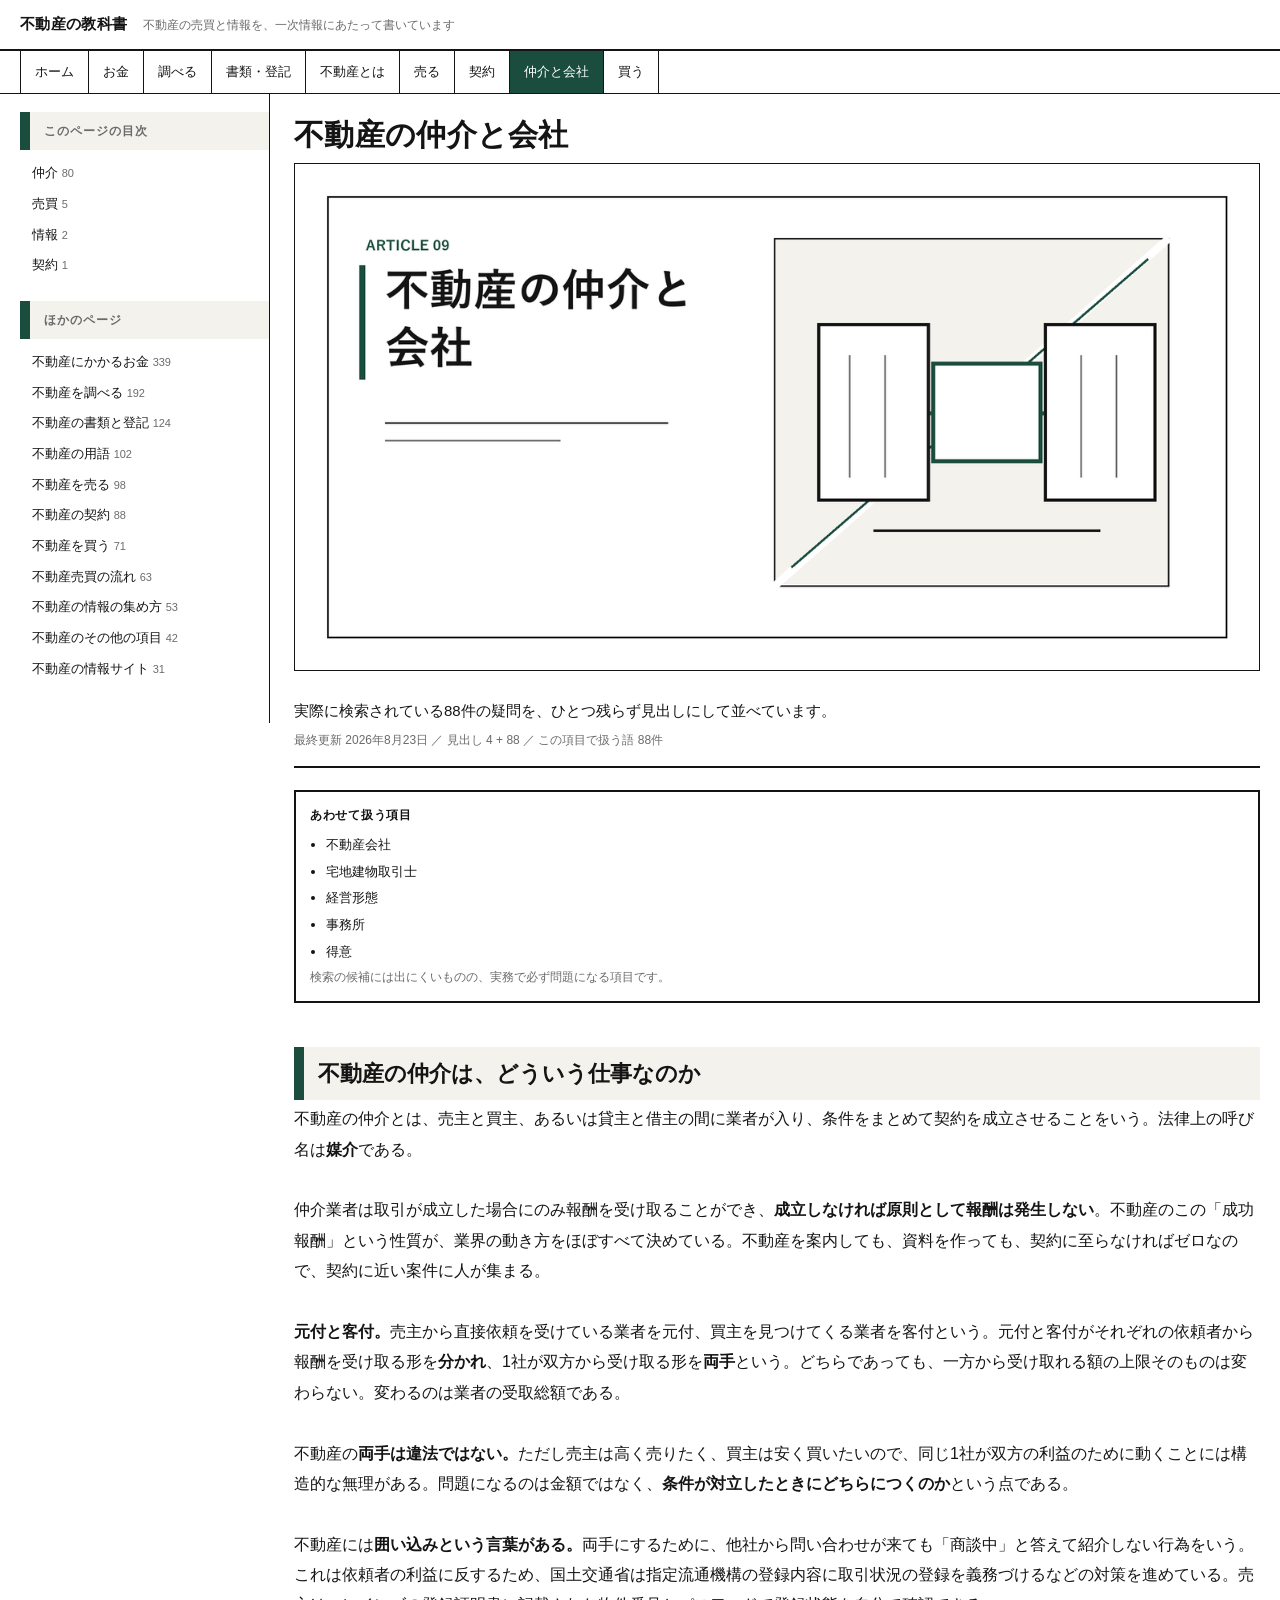
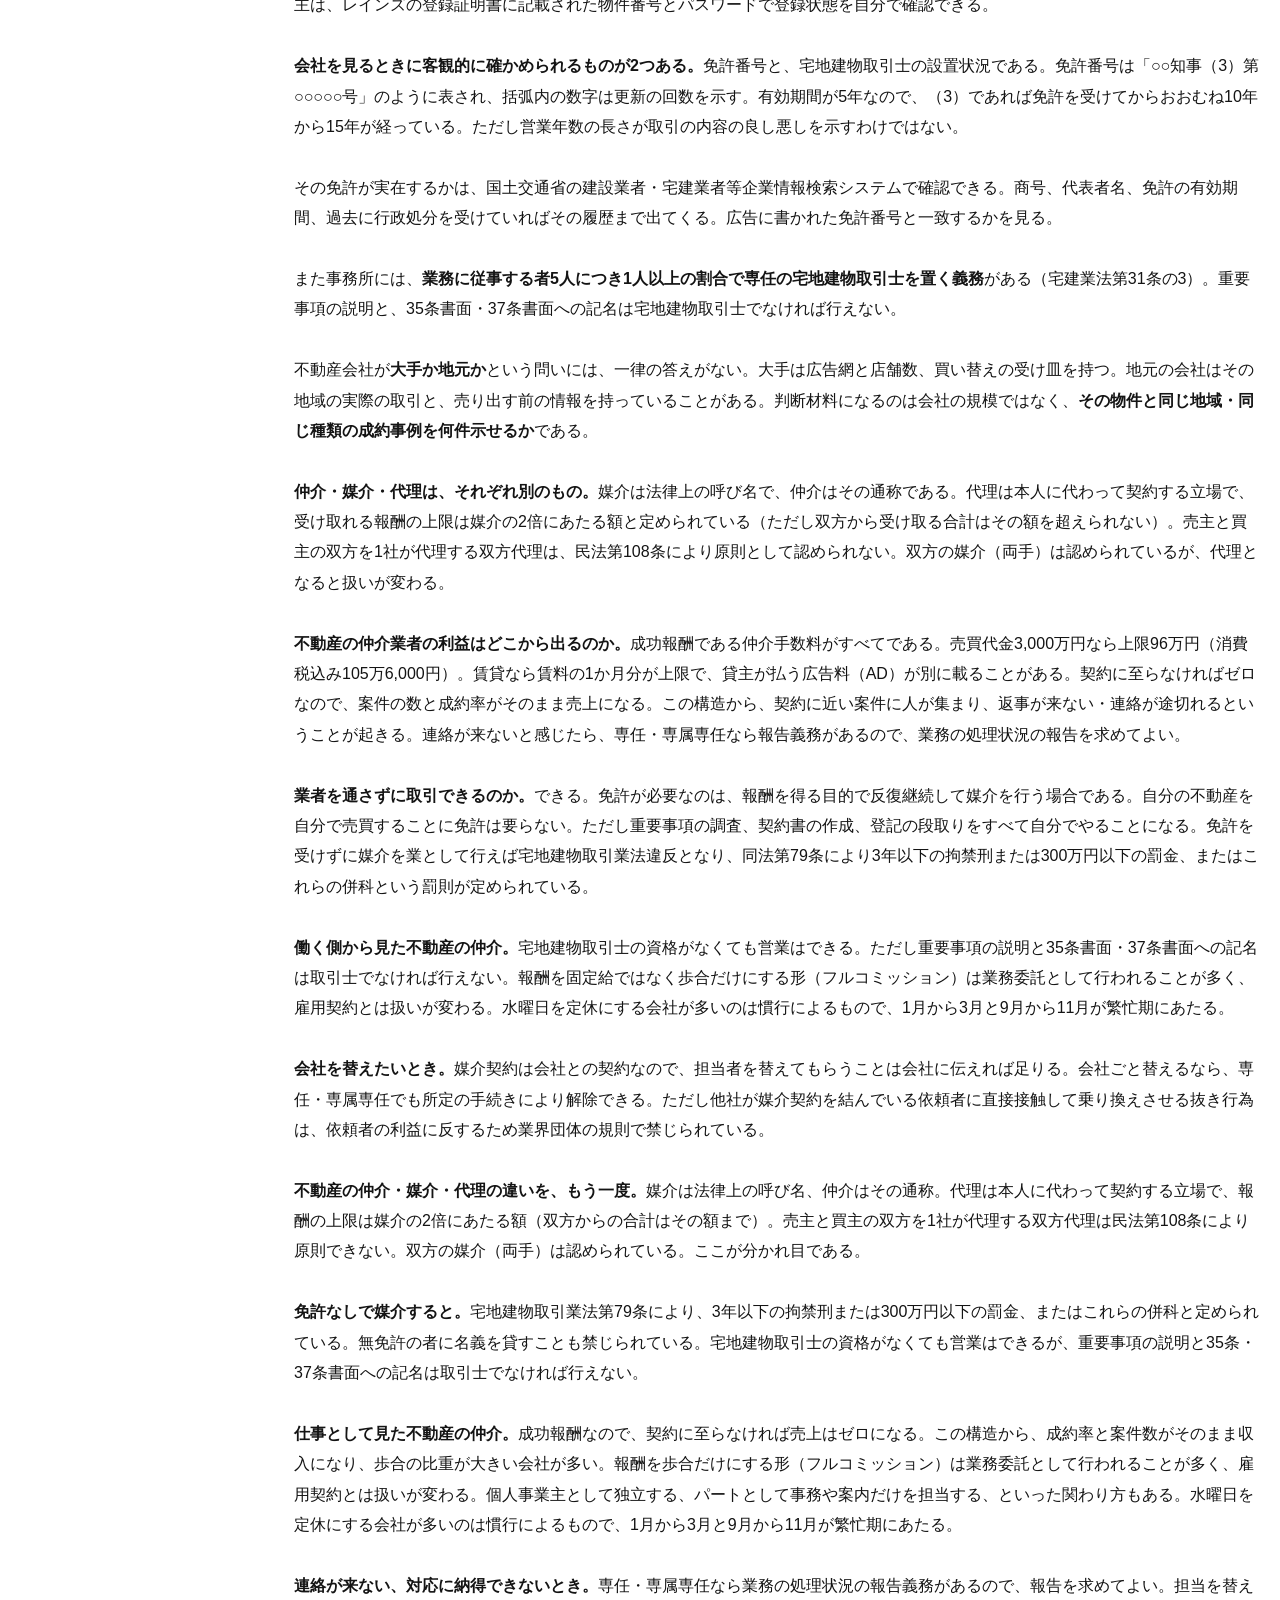
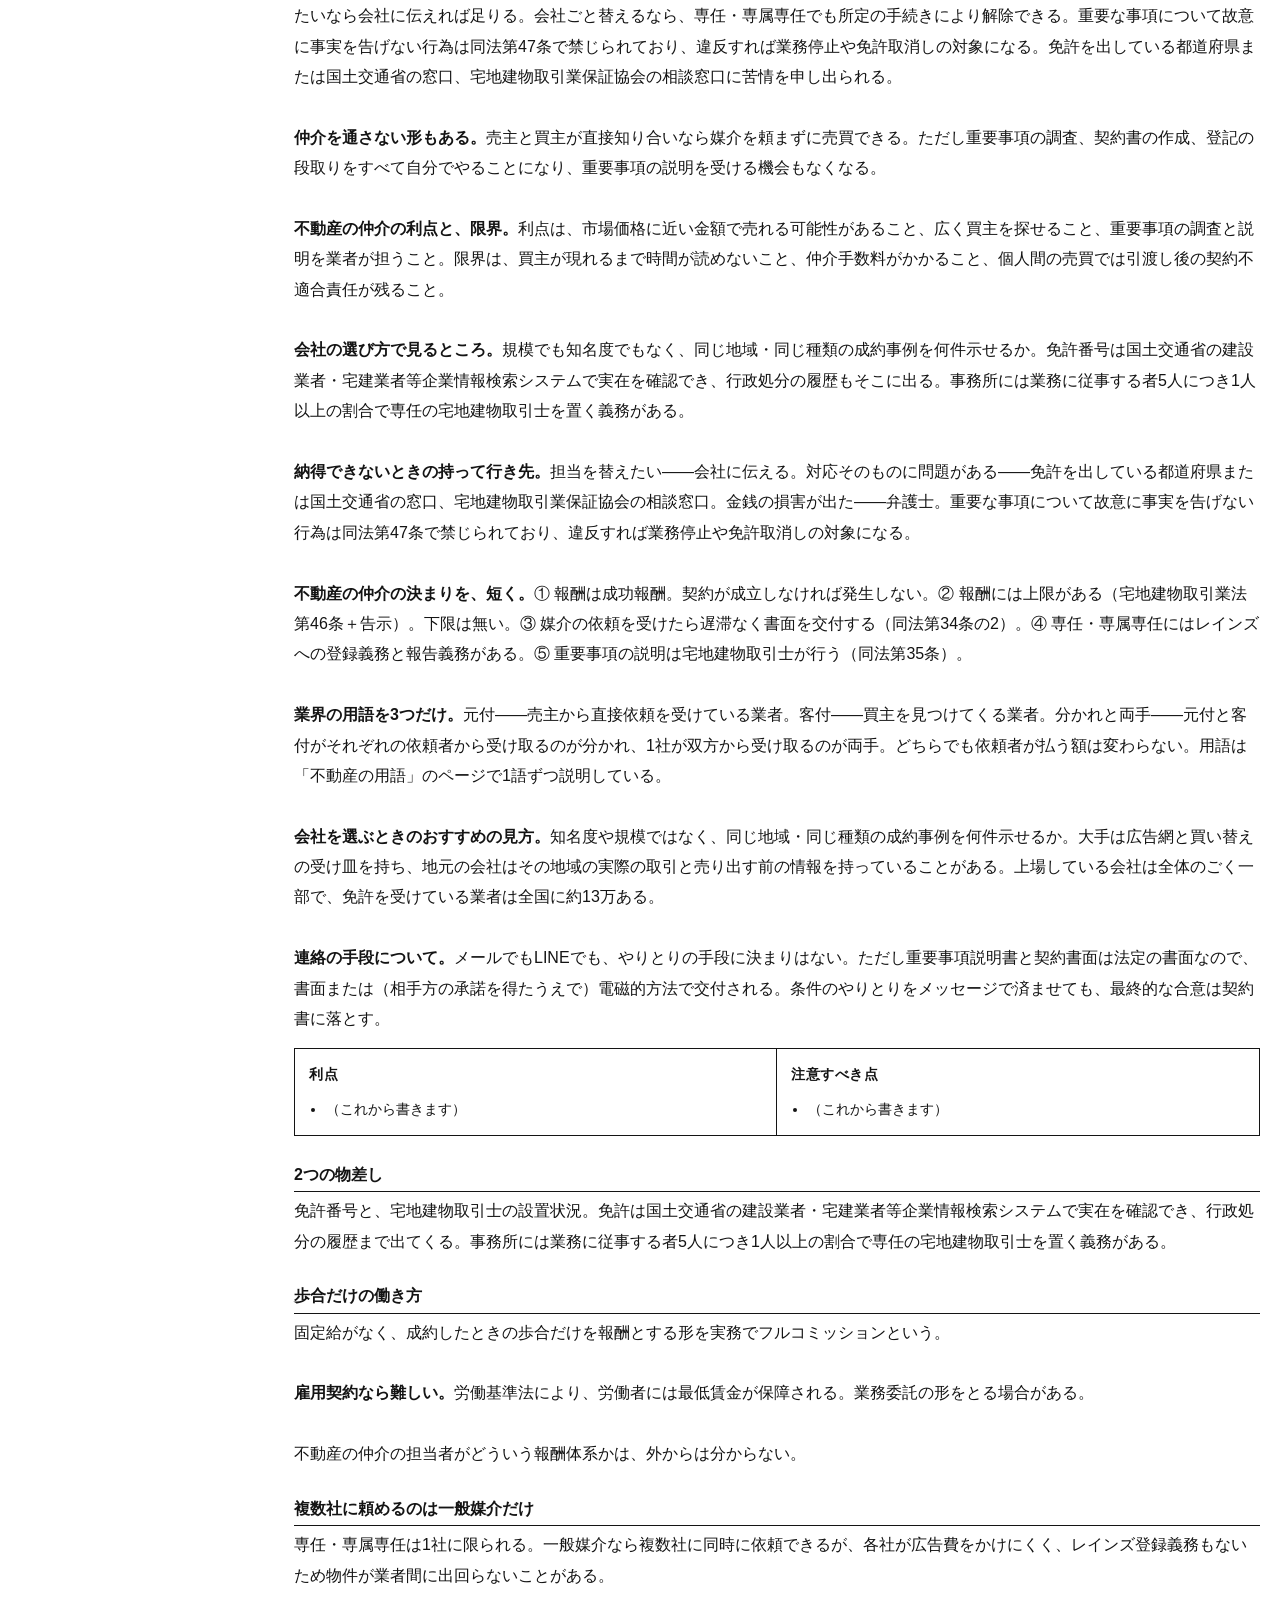
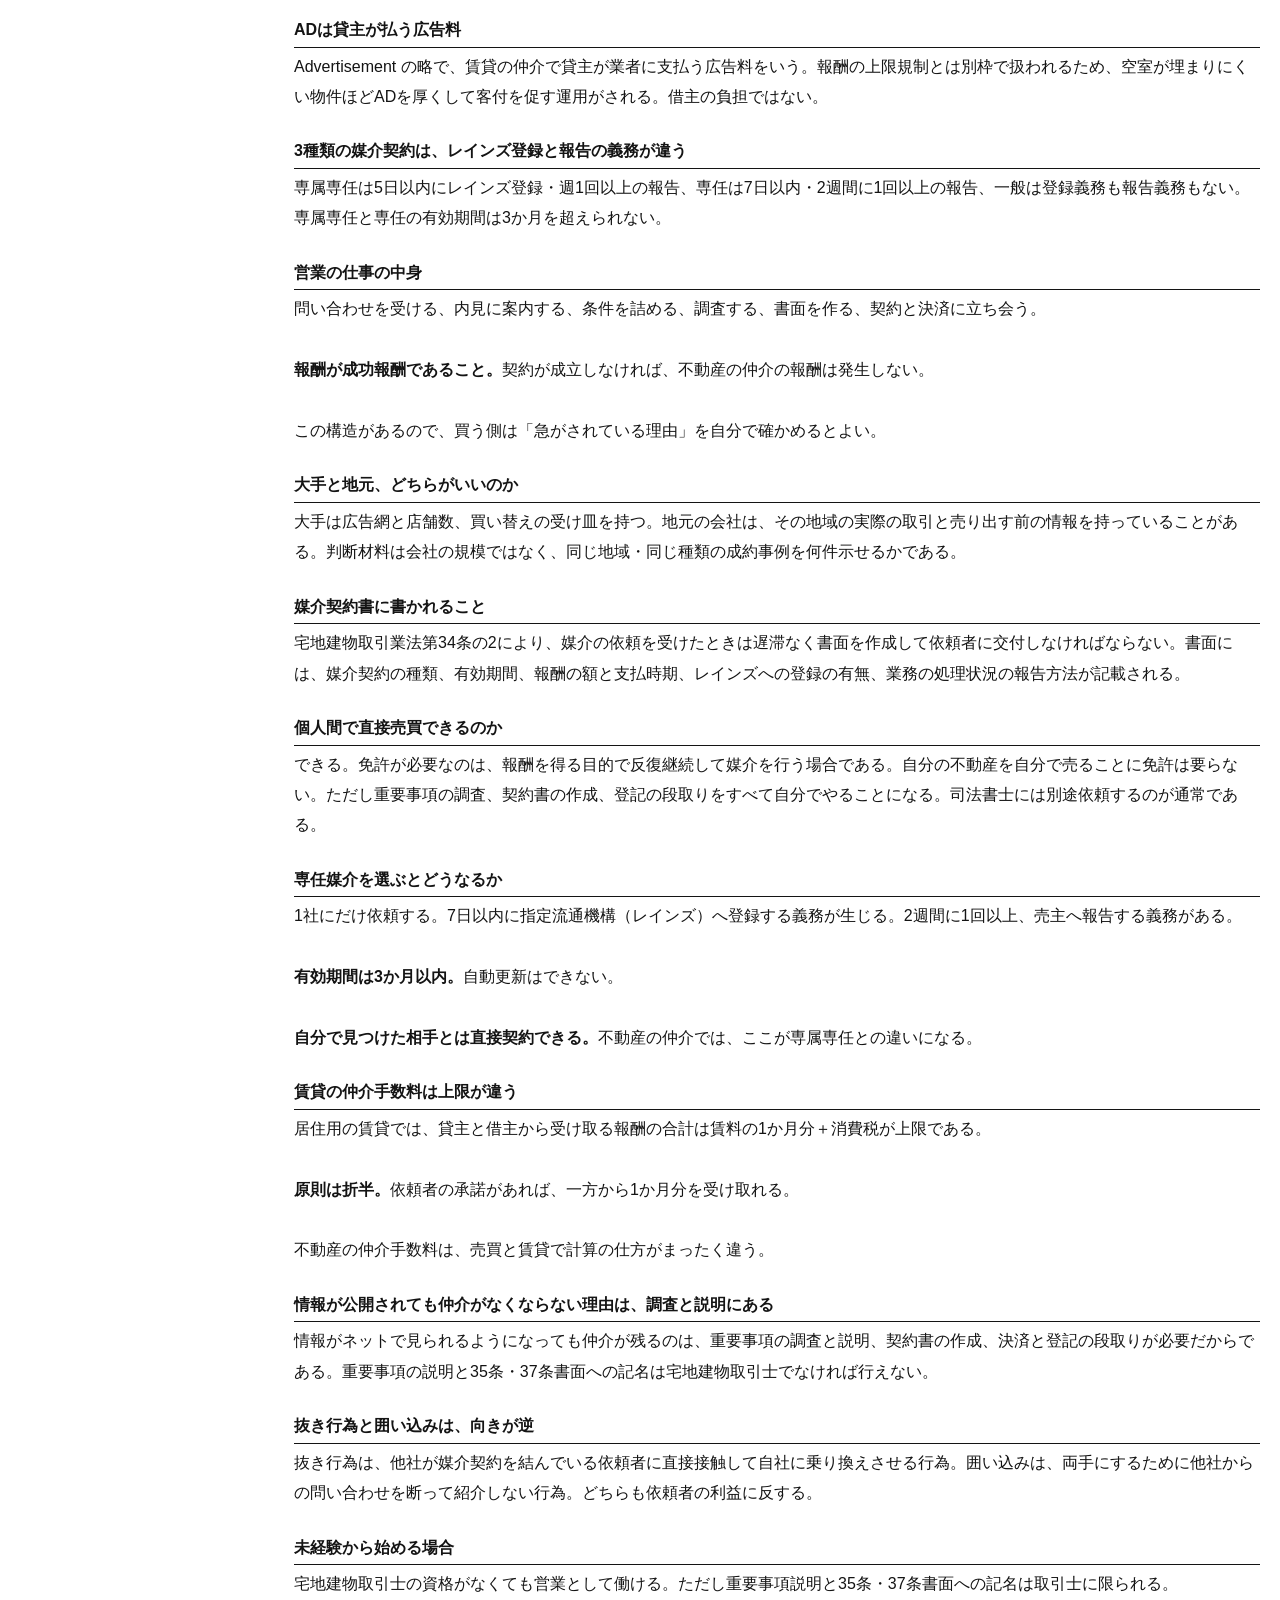
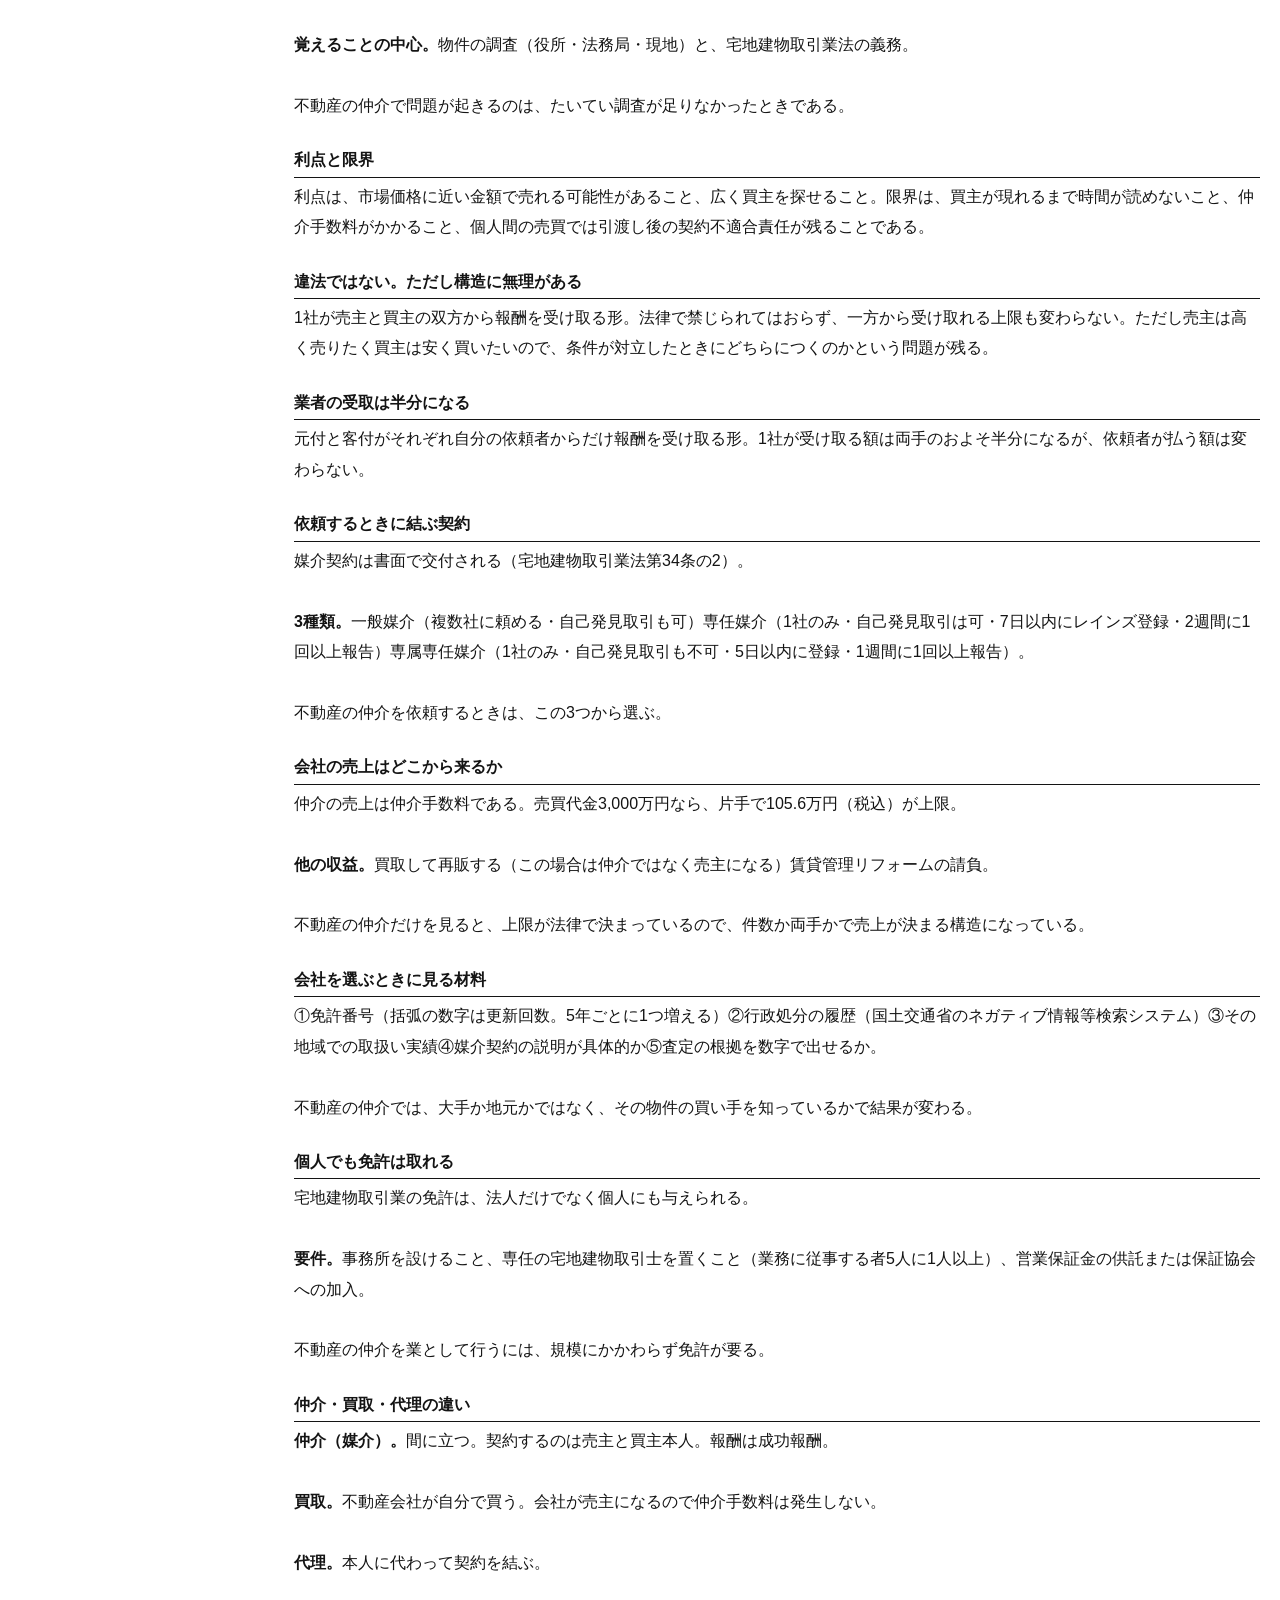
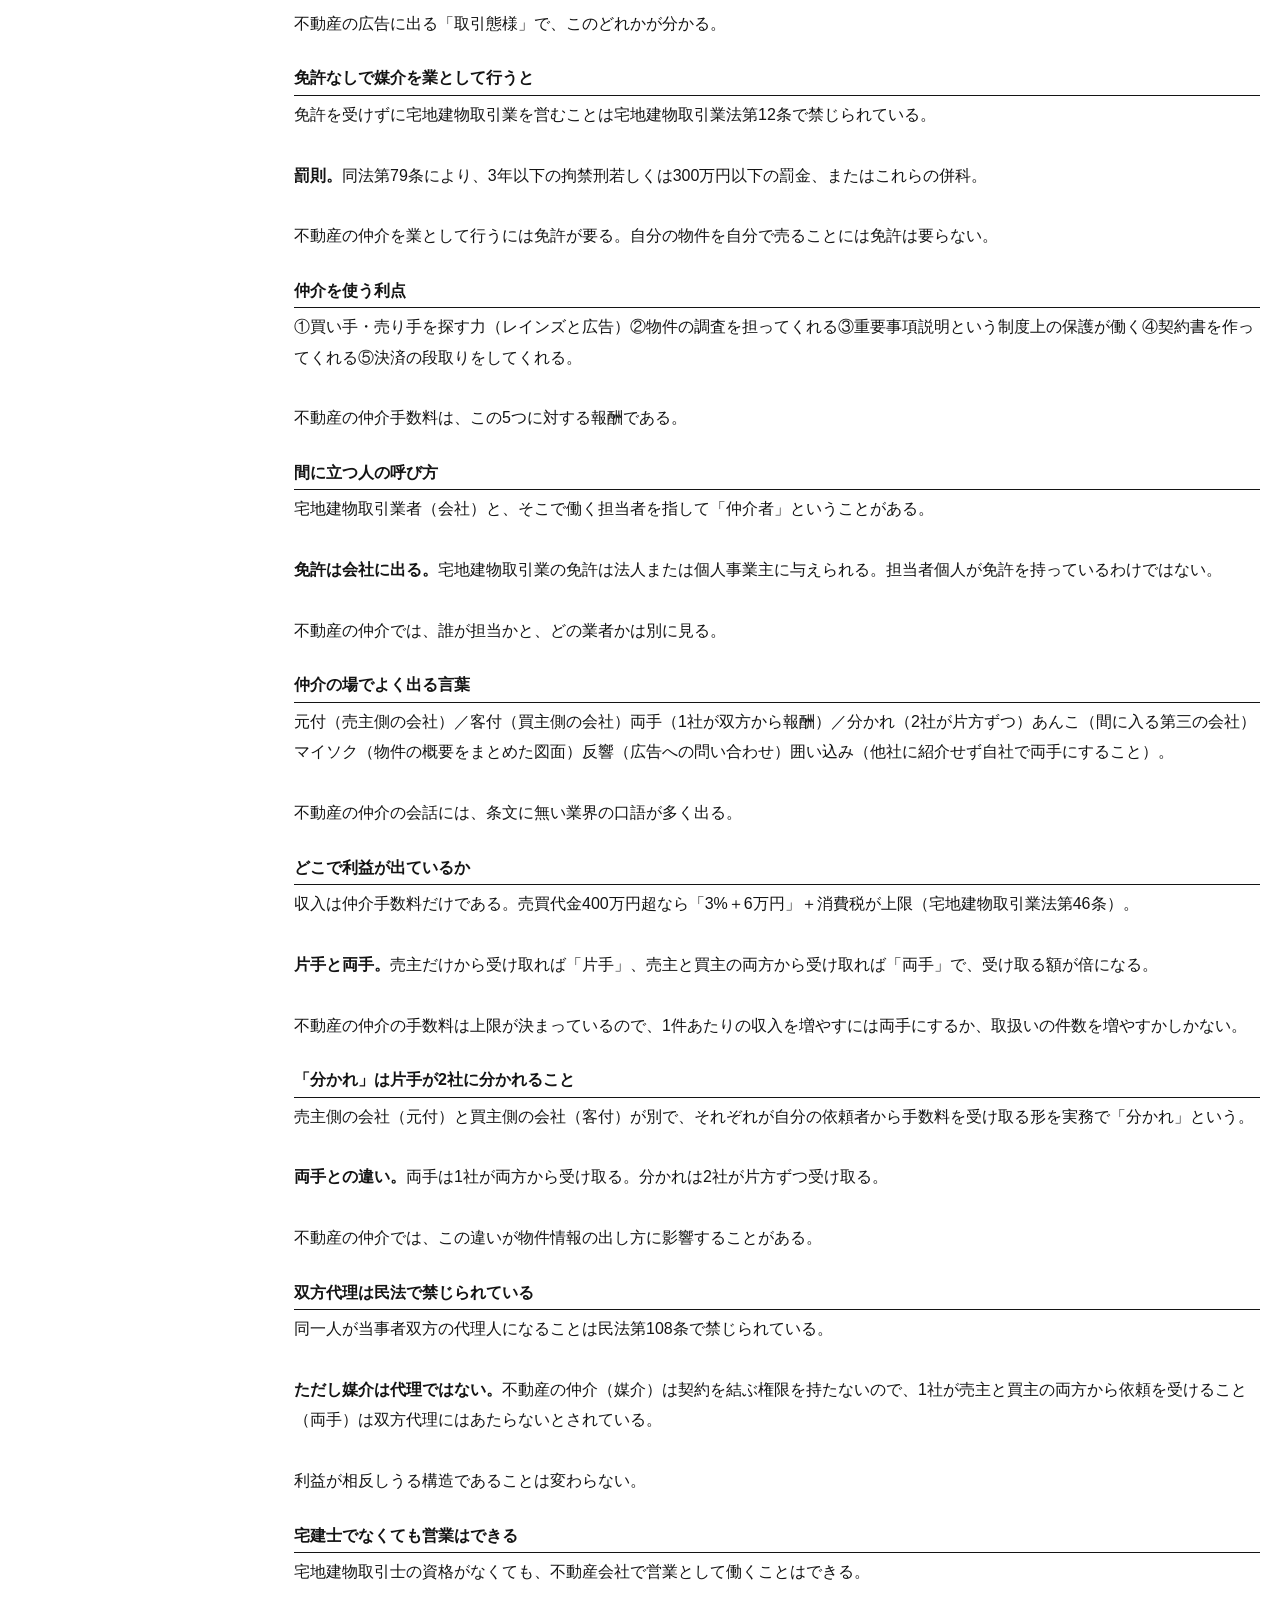
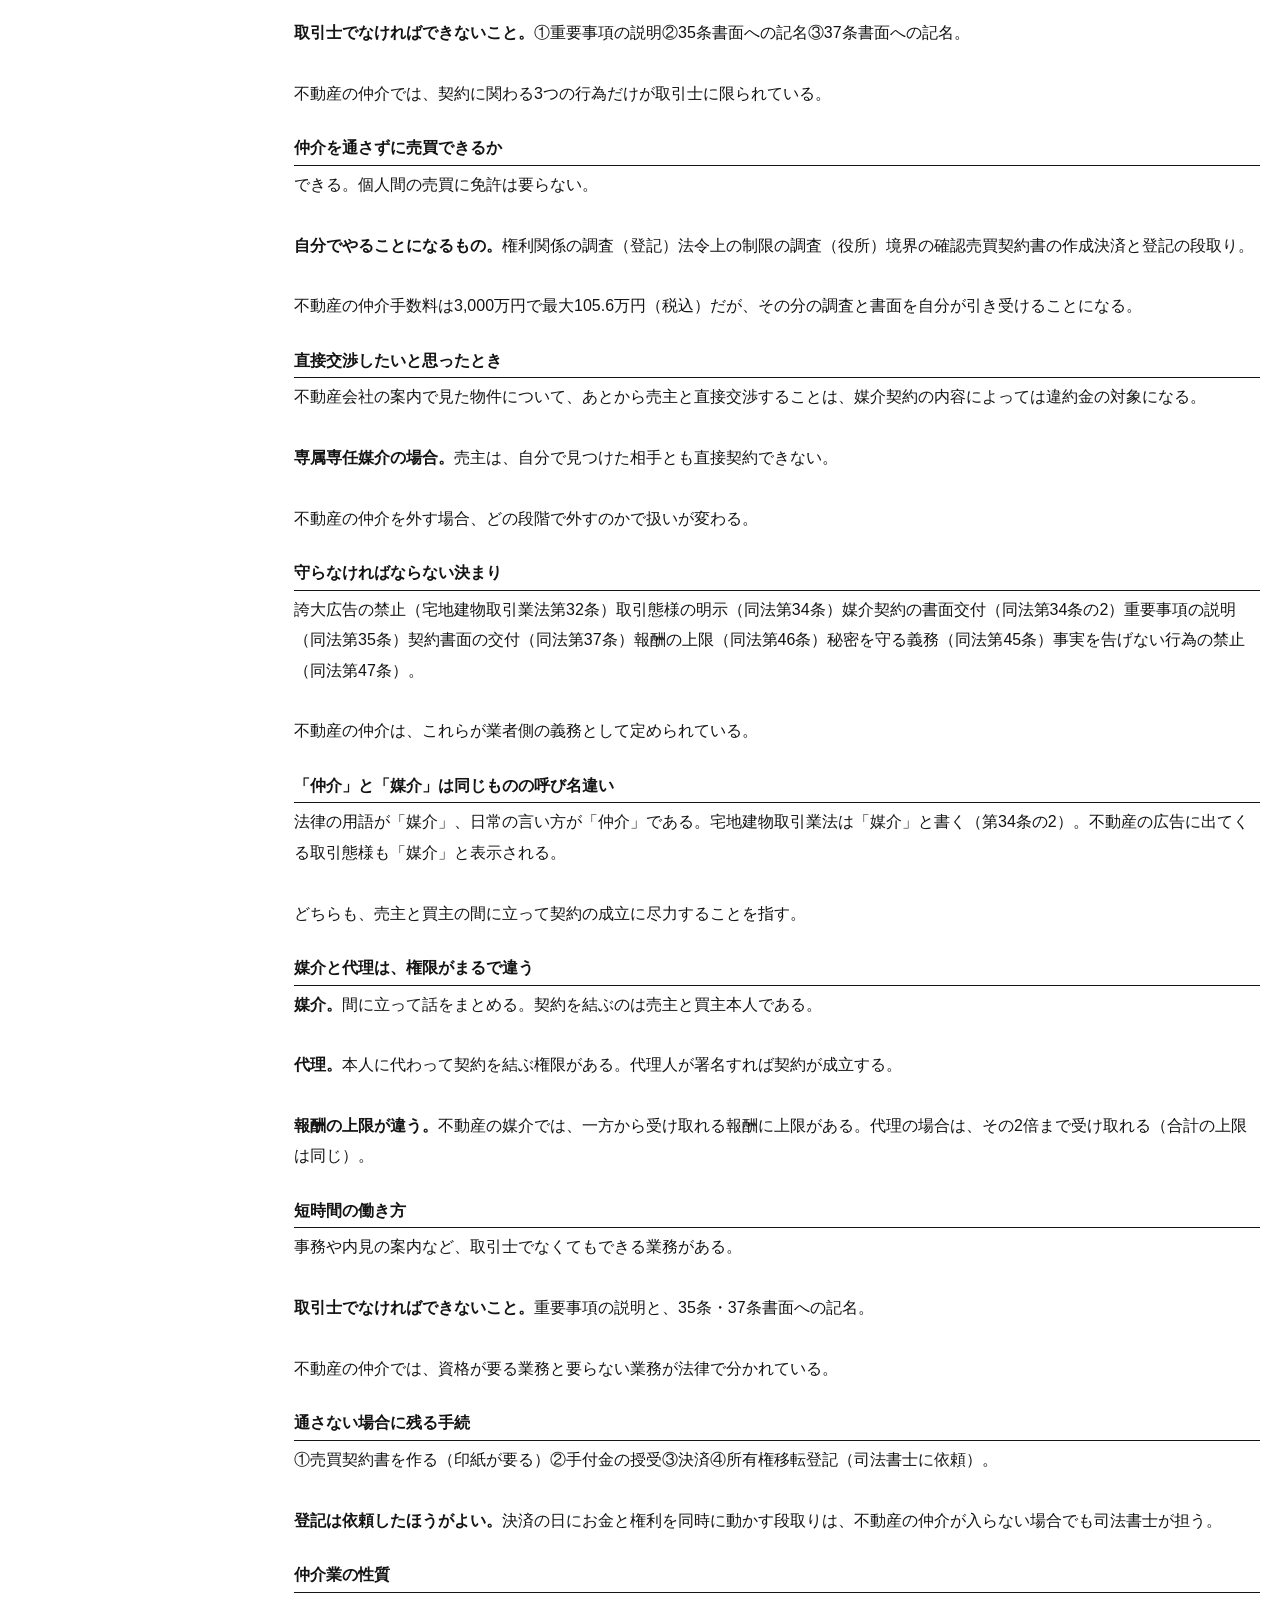
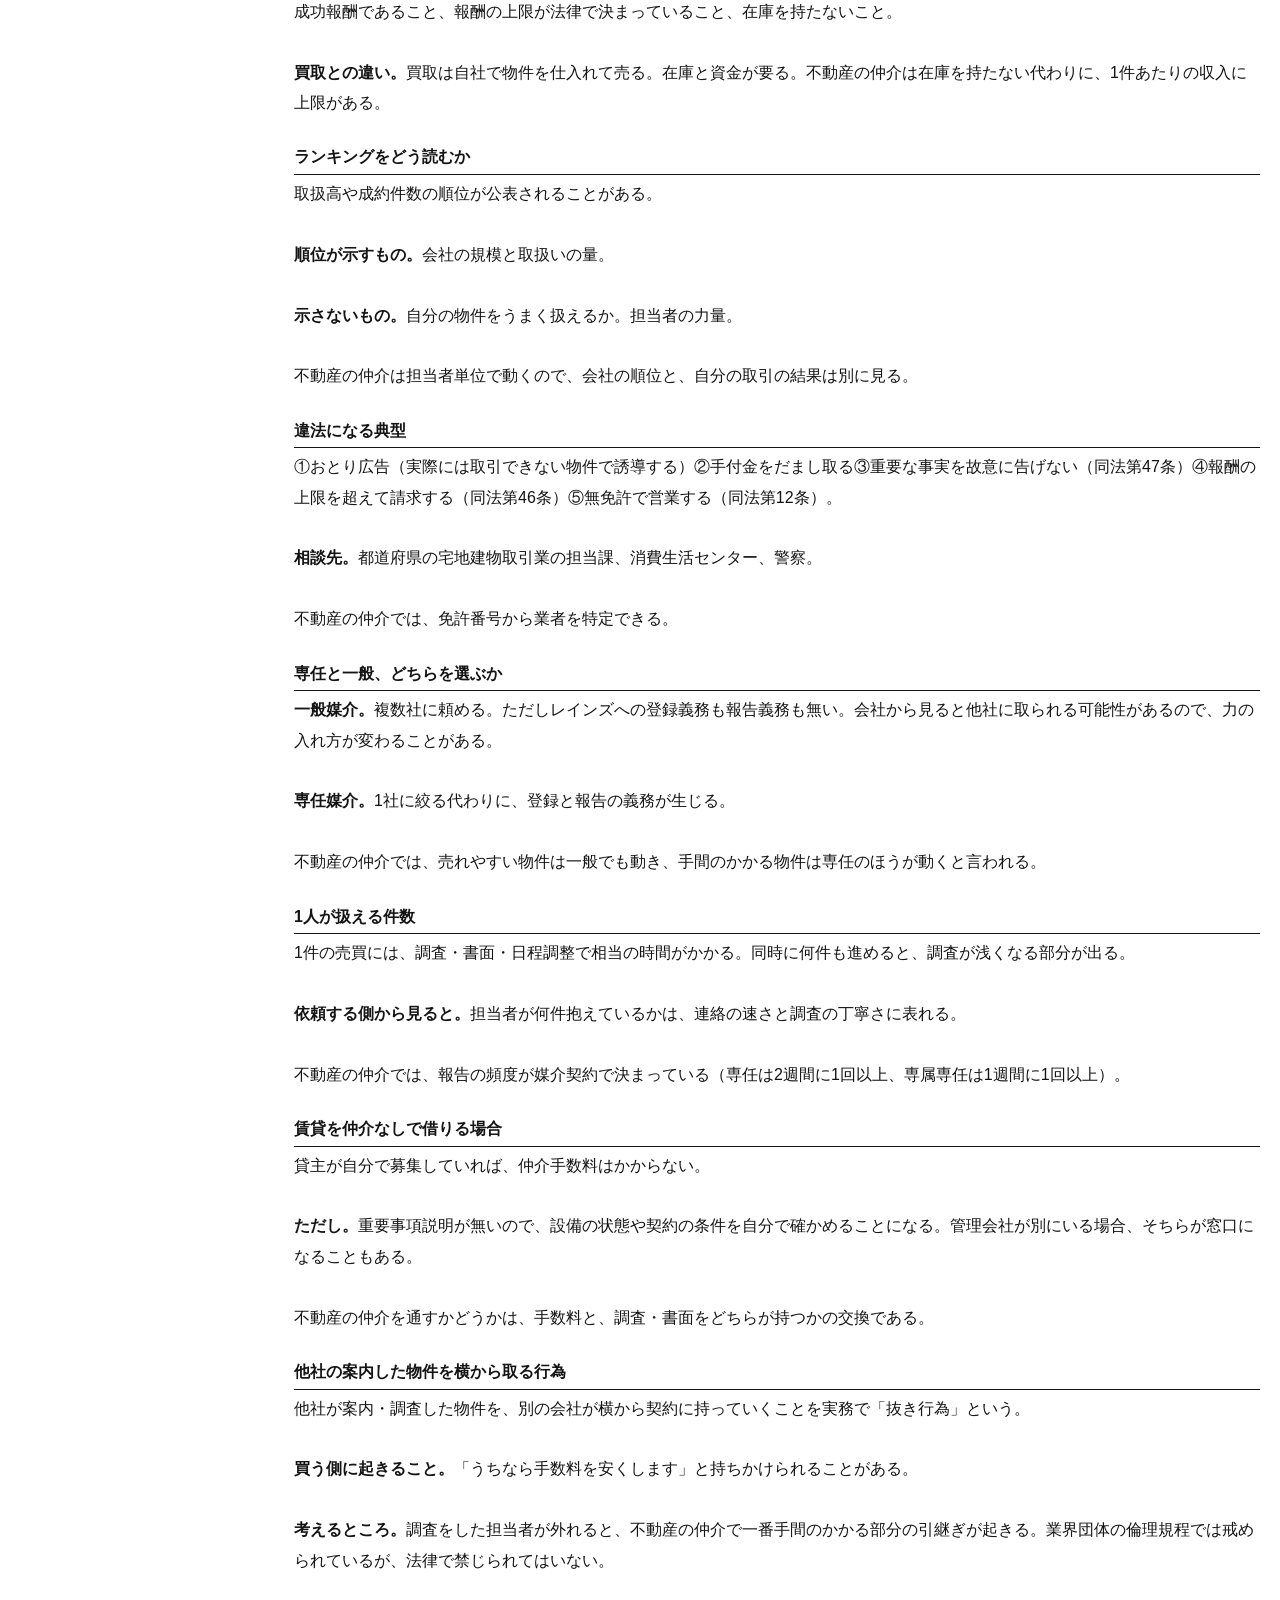
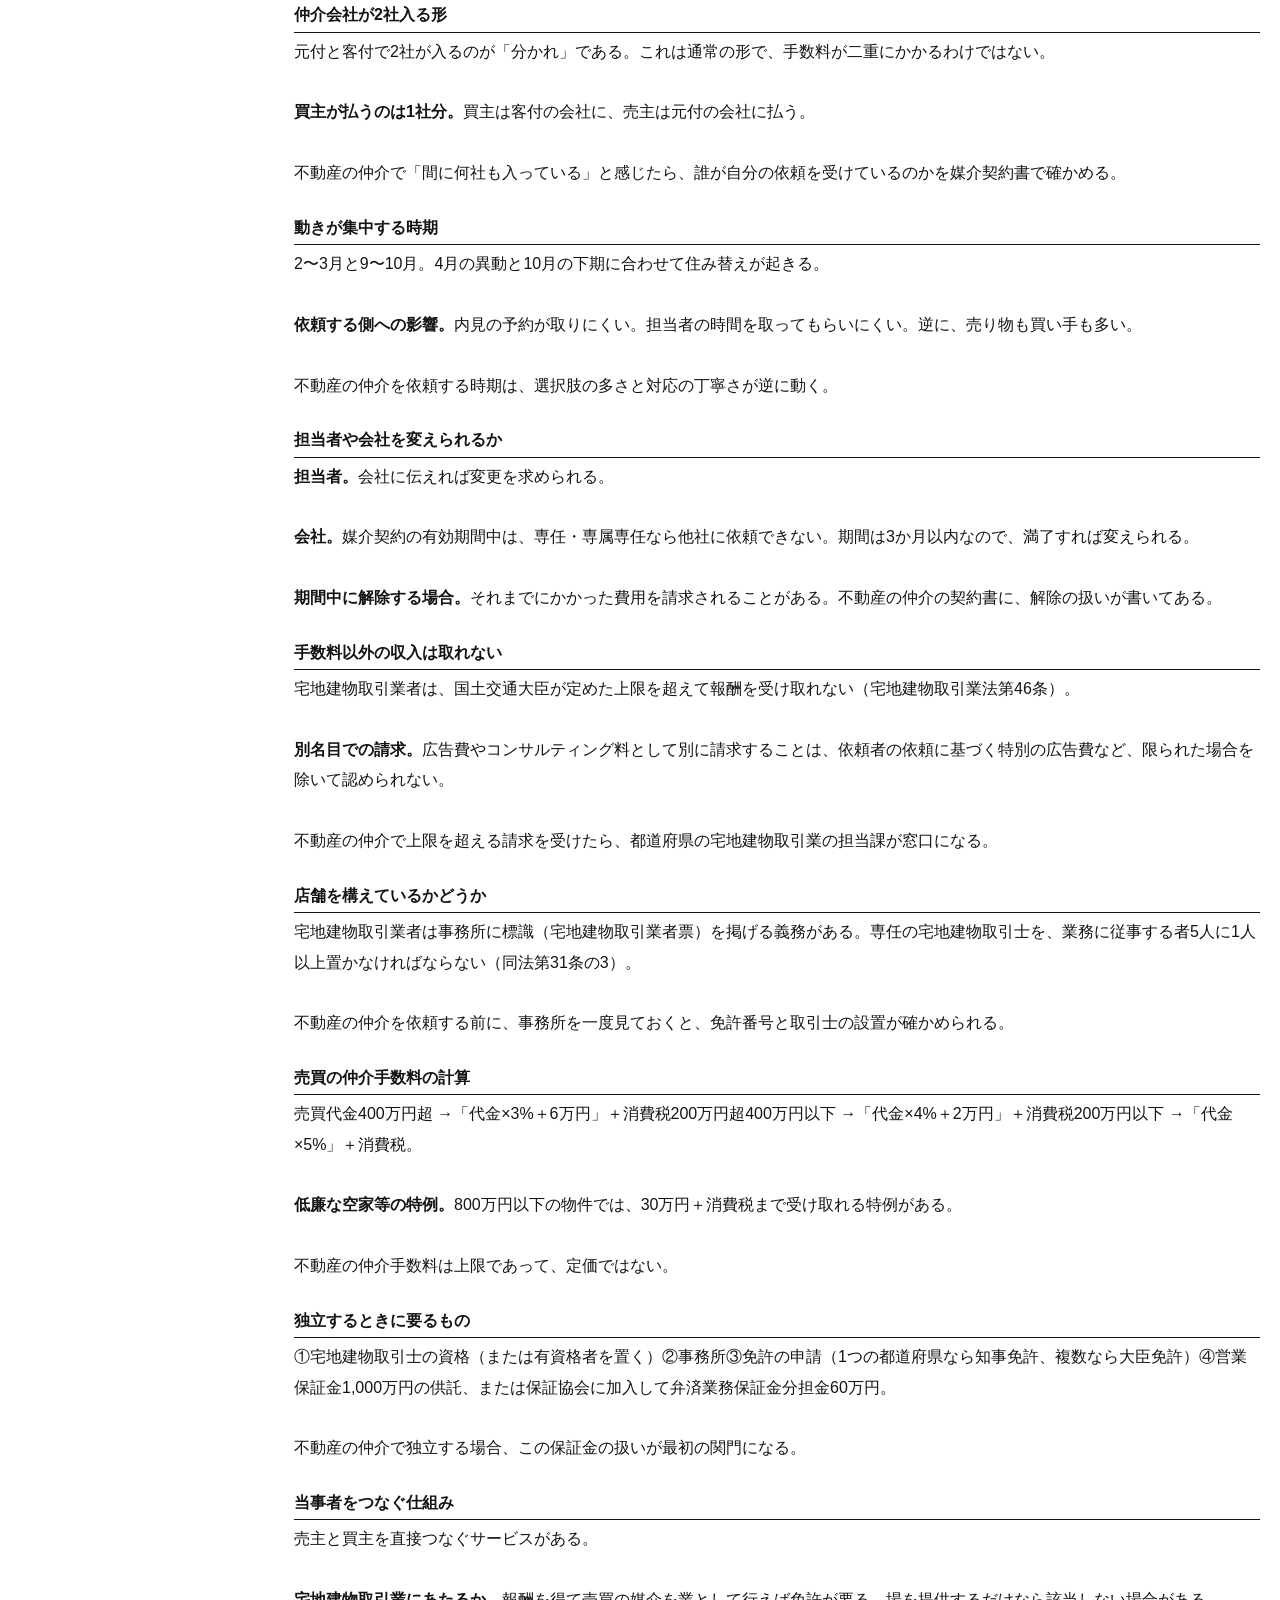
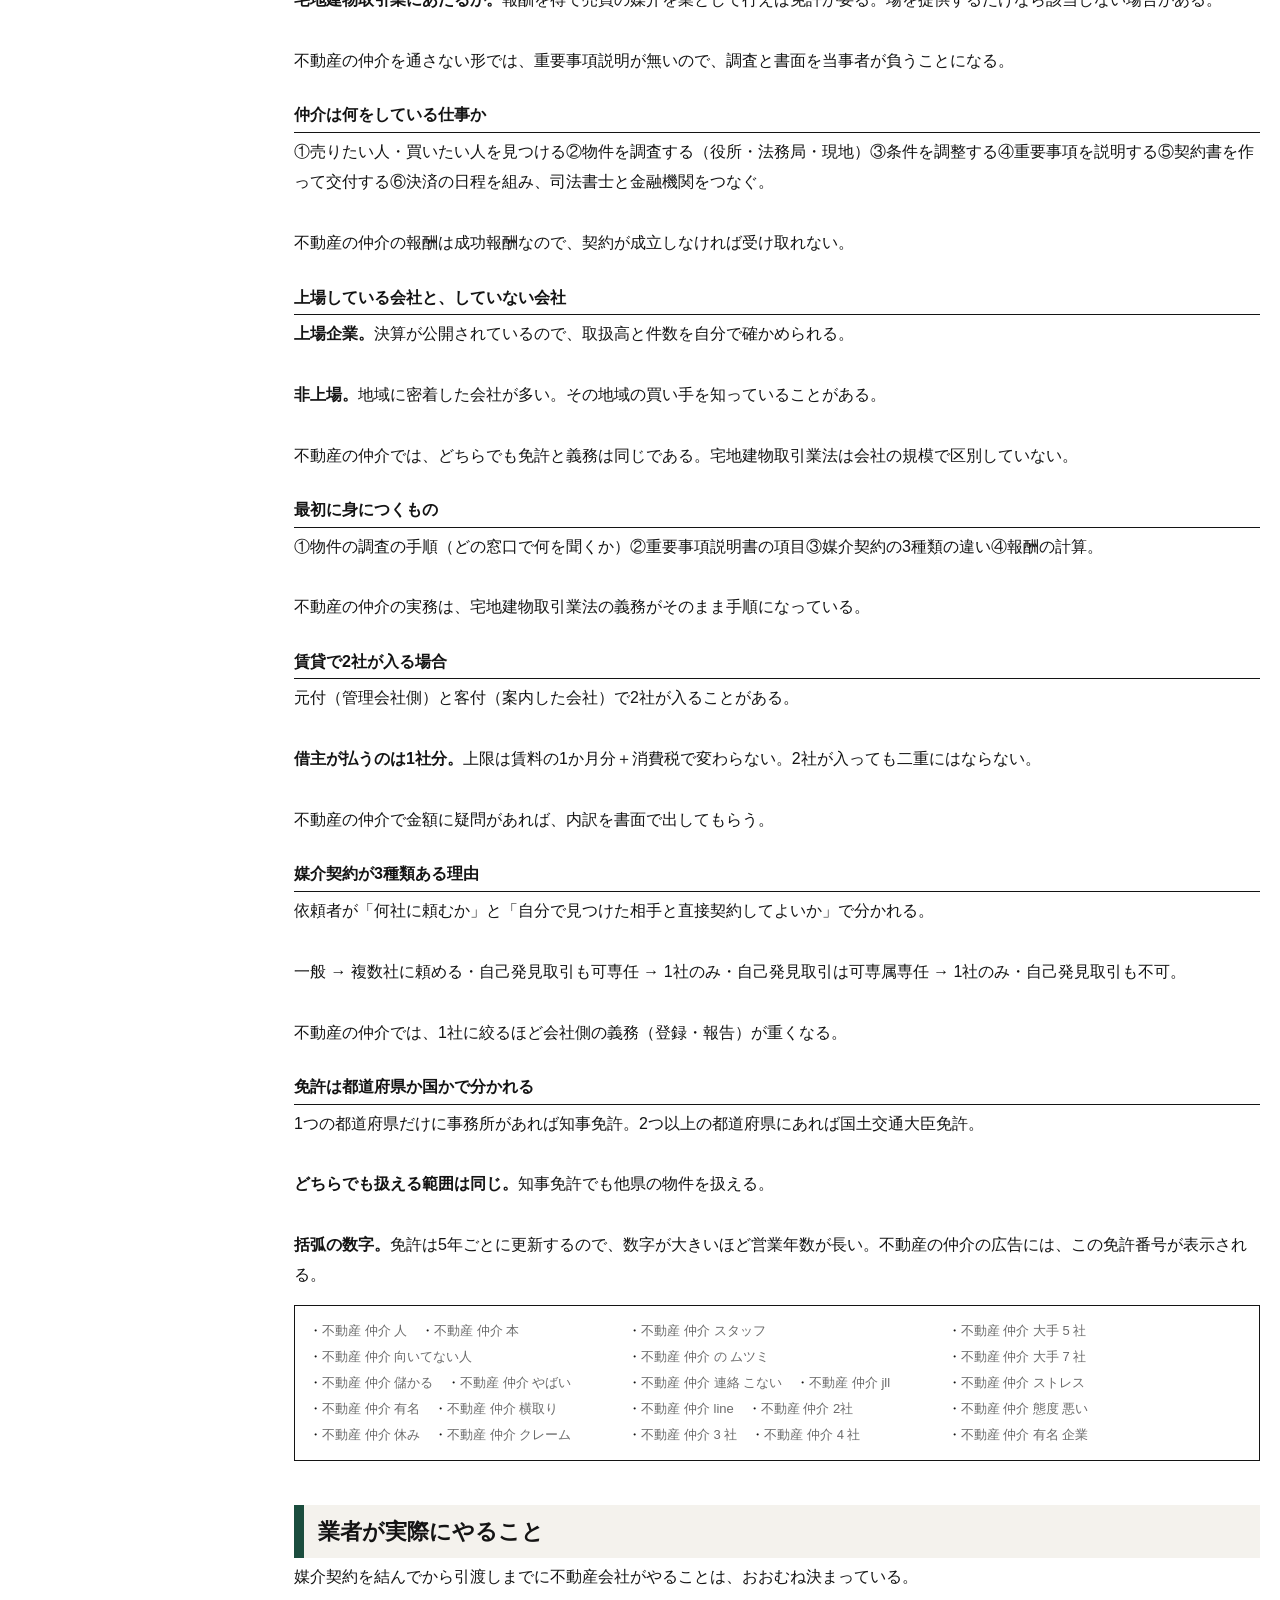
<file: agent/index.html>
<!doctype html>
<html lang="ja">
<head>
<meta charset="utf-8">
<meta name="viewport" content="width=device-width,initial-scale=1">
<title>元付と客付、両手と分かれ──不動産会社の報酬はこう動く</title>
<meta name="description" content="売主側に付く会社と買主側に付く会社で、手数料の入り方が変わります。両手と分かれ、囲い込みと抜き行為、免許番号の括弧の数字が意味するもの（宅地建物取引業法第3条）、専任の宅地建物取引士">
<meta name="robots" content="index,follow,max-image-preview:large,max-snippet:-1,max-video-preview:-1">
<meta name="format-detection" content="telephone=no">
<meta name="theme-color" content="#1b4d3e">
<meta name="google-site-verification" content="yLRx-toV1wwOXIgkFKSKQW8SYN7P5XBVnxkAWqeWzIE">
<link rel="canonical" href="https://fudosan-akatsuki-system.work/agent/">
<meta property="og:locale" content="ja_JP">
<meta property="og:site_name" content="不動産の教科書">
<meta property="og:type" content="article">
<meta property="og:title" content="元付と客付、両手と分かれ──不動産会社の報酬はこう動く">
<meta property="og:description" content="売主側に付く会社と買主側に付く会社で、手数料の入り方が変わります。両手と分かれ、囲い込みと抜き行為、免許番号の括弧の数字が意味するもの（宅地建物取引業法第3条）、専任の宅地建物取引士">
<meta property="og:url" content="https://fudosan-akatsuki-system.work/agent/">
<meta property="og:image" content="https://fudosan-akatsuki-system.work/img/og-v2/agent.jpg">
<meta property="og:image:secure_url" content="https://fudosan-akatsuki-system.work/img/og-v2/agent.jpg">
<meta property="og:image:type" content="image/jpeg">
<meta property="og:image:width" content="1200">
<meta property="og:image:height" content="630">
<meta property="og:image:alt" content="不動産の仲介と会社。元付と客付・両手と分かれ・免許番号">
<meta property="article:published_time" content="2026-08-23">
<meta property="article:modified_time" content="2026-08-23">
<meta name="twitter:card" content="summary_large_image">
<meta name="twitter:title" content="元付と客付、両手と分かれ──不動産会社の報酬はこう動く">
<meta name="twitter:description" content="売主側に付く会社と買主側に付く会社で、手数料の入り方が変わります。両手と分かれ、囲い込みと抜き行為、免許番号の括弧の数字が意味するもの（宅地建物取引業法第3条）、専任の宅地建物取引士">
<meta name="twitter:image" content="https://fudosan-akatsuki-system.work/img/og-v2/agent.jpg">
<meta name="twitter:image:alt" content="不動産の仲介と会社。元付と客付・両手と分かれ・免許番号">
<link rel="icon" href="/favicon.ico" sizes="48x48">
<link rel="icon" type="image/png" sizes="48x48" href="/favicon-48x48.png">
<link rel="icon" type="image/png" sizes="32x32" href="/favicon-32x32.png">
<link rel="icon" type="image/png" sizes="16x16" href="/favicon-16x16.png">
<link rel="apple-touch-icon" sizes="180x180" href="/apple-touch-icon.png">
<link rel="manifest" href="/site.webmanifest">
<link rel="mask-icon" href="/safari-pinned-tab.svg" color="#1b4d3e">
<link rel="preload" as="style" href="/css/base.css">
<link rel="stylesheet" href="/css/base.css">
<script type="application/ld+json">{"@context": "https://schema.org", "@graph": [{"@type": "Organization", "@id": "https://fudosan-akatsuki-system.work/#org", "name": "不動産の教科書", "url": "https://fudosan-akatsuki-system.work/", "logo": {"@type": "ImageObject", "url": "https://fudosan-akatsuki-system.work/android-chrome-512x512.png", "width": 512, "height": 512}}, {"@type": "WebSite", "@id": "https://fudosan-akatsuki-system.work/#site", "name": "不動産の教科書", "url": "https://fudosan-akatsuki-system.work/", "inLanguage": "ja", "publisher": {"@id": "https://fudosan-akatsuki-system.work/#org"}}, {"@type": "Article", "@id": "https://fudosan-akatsuki-system.work/agent/#article", "headline": "不動産の仲介と会社", "description": "不動産の仲介と会社のしくみ。元付と客付の違い、両手と分かれで報酬がどう変わるか、囲い込みと抜き行為、免許番号の括弧の数字が何を意味するか（宅地建物取引業法第3条）、専任の宅地建物取引士の設置義務、連絡が来ないときに担当者を変更できるのか、仲介のメリットとマージンの実態まで。仲介のメリットとマージンの実態まで。", "inLanguage": "ja", "datePublished": "2026-08-23", "dateModified": "2026-08-23", "mainEntityOfPage": {"@type": "WebPage", "@id": "https://fudosan-akatsuki-system.work/agent/"}, "image": "https://fudosan-akatsuki-system.work/img/agent.png", "author": {"@id": "https://fudosan-akatsuki-system.work/#org"}, "publisher": {"@id": "https://fudosan-akatsuki-system.work/#org"}}, {"@type": "BreadcrumbList", "itemListElement": [{"@type": "ListItem", "position": 1, "name": "ホーム", "item": "https://fudosan-akatsuki-system.work/"}, {"@type": "ListItem", "position": 2, "name": "不動産の仲介と会社", "item": "https://fudosan-akatsuki-system.work/agent/"}]}]}</script>
</head>
<body>
<header class="head"><div class="in"><div class="site"><a href="/">不動産の教科書</a></div><div class="tag">不動産の売買と情報を、一次情報にあたって書いています</div></div></header>
<nav class="nav"><ul><li><a href="/">ホーム</a></li><li><a href="/money/">お金</a></li><li><a href="/research/">調べる</a></li><li><a href="/registry/">書類・登記</a></li><li><a href="/about/">不動産とは</a></li><li><a href="/sell/">売る</a></li><li><a href="/contract/">契約</a></li><li><a href="/agent/" aria-current="page">仲介と会社</a></li><li><a href="/buy/">買う</a></li></ul></nav>
<div class="wrap"><aside class="side"><h2>このページの目次</h2><ol><li><a href="#h2-0">仲介 <span class="n">80</span></a></li><li><a href="#h2-1">売買 <span class="n">5</span></a></li><li><a href="#h2-2">情報 <span class="n">2</span></a></li><li><a href="#h2-3">契約 <span class="n">1</span></a></li></ol><h2>ほかのページ</h2><ol><li><a href="/money/">不動産にかかるお金 <span class="n">339</span></a></li><li><a href="/research/">不動産を調べる <span class="n">192</span></a></li><li><a href="/registry/">不動産の書類と登記 <span class="n">124</span></a></li><li><a href="/about/">不動産の用語 <span class="n">102</span></a></li><li><a href="/sell/">不動産を売る <span class="n">98</span></a></li><li><a href="/contract/">不動産の契約 <span class="n">88</span></a></li><li><a href="/buy/">不動産を買う <span class="n">71</span></a></li><li><a href="/flow/">不動産売買の流れ <span class="n">63</span></a></li><li><a href="/sources/">不動産の情報の集め方 <span class="n">53</span></a></li><li><a href="/misc/">不動産のその他の項目 <span class="n">42</span></a></li><li><a href="/portals/">不動産の情報サイト <span class="n">31</span></a></li></ol></aside><main><h1>不動産の仲介と会社</h1><img class="eye" src="/img/agent.png" alt="不動産の仲介と会社｜媒介の仕組み、元付と客付、両手と分かれ、宅建業者の免許番号の読み方" width="1200" height="630"><p class="lead">実際に検索されている88件の疑問を、ひとつ残らず見出しにして並べています。</p><p class="meta">最終更新 2026年8月23日 ／ 見出し 4 + 88 ／ この項目で扱う語 88件</p><div class="src"><b>あわせて扱う項目</b><ul><li>不動産会社</li><li>宅地建物取引士</li><li>経営形態</li><li>事務所</li><li>得意</li></ul><div class="asof">検索の候補には出にくいものの、実務で必ず問題になる項目です。</div></div><h2 id="h2-0">不動産の仲介は、どういう仕事なのか</h2><p>不動産の仲介とは、売主と買主、あるいは貸主と借主の間に業者が入り、条件をまとめて契約を成立させることをいう。法律上の呼び名は<b>媒介</b>である。<br><br>仲介業者は取引が成立した場合にのみ報酬を受け取ることができ、<b>成立しなければ原則として報酬は発生しない</b>。不動産のこの「成功報酬」という性質が、業界の動き方をほぼすべて決めている。不動産を案内しても、資料を作っても、契約に至らなければゼロなので、契約に近い案件に人が集まる。<br><br><b>元付と客付。</b>売主から直接依頼を受けている業者を元付、買主を見つけてくる業者を客付という。元付と客付がそれぞれの依頼者から報酬を受け取る形を<b>分かれ</b>、1社が双方から受け取る形を<b>両手</b>という。どちらであっても、一方から受け取れる額の上限そのものは変わらない。変わるのは業者の受取総額である。<br><br>不動産の<b>両手は違法ではない。</b>ただし売主は高く売りたく、買主は安く買いたいので、同じ1社が双方の利益のために動くことには構造的な無理がある。問題になるのは金額ではなく、<b>条件が対立したときにどちらにつくのか</b>という点である。<br><br>不動産には<b>囲い込みという言葉がある。</b>両手にするために、他社から問い合わせが来ても「商談中」と答えて紹介しない行為をいう。これは依頼者の利益に反するため、国土交通省は指定流通機構の登録内容に取引状況の登録を義務づけるなどの対策を進めている。売主は、レインズの登録証明書に記載された物件番号とパスワードで登録状態を自分で確認できる。<br><br><b>会社を見るときに客観的に確かめられるものが2つある。</b>免許番号と、宅地建物取引士の設置状況である。免許番号は「○○知事（3）第○○○○○号」のように表され、括弧内の数字は更新の回数を示す。有効期間が5年なので、（3）であれば免許を受けてからおおむね10年から15年が経っている。ただし営業年数の長さが取引の内容の良し悪しを示すわけではない。<br><br>その免許が実在するかは、国土交通省の建設業者・宅建業者等企業情報検索システムで確認できる。商号、代表者名、免許の有効期間、過去に行政処分を受けていればその履歴まで出てくる。広告に書かれた免許番号と一致するかを見る。<br><br>また事務所には、<b>業務に従事する者5人につき1人以上の割合で専任の宅地建物取引士を置く義務</b>がある（宅建業法第31条の3）。重要事項の説明と、35条書面・37条書面への記名は宅地建物取引士でなければ行えない。<br><br>不動産会社が<b>大手か地元か</b>という問いには、一律の答えがない。大手は広告網と店舗数、買い替えの受け皿を持つ。地元の会社はその地域の実際の取引と、売り出す前の情報を持っていることがある。判断材料になるのは会社の規模ではなく、<b>その物件と同じ地域・同じ種類の成約事例を何件示せるか</b>である。<br><br><b>仲介・媒介・代理は、それぞれ別のもの。</b>媒介は法律上の呼び名で、仲介はその通称である。代理は本人に代わって契約する立場で、受け取れる報酬の上限は媒介の2倍にあたる額と定められている（ただし双方から受け取る合計はその額を超えられない）。売主と買主の双方を1社が代理する双方代理は、民法第108条により原則として認められない。双方の媒介（両手）は認められているが、代理となると扱いが変わる。<br><br><b>不動産の仲介業者の利益はどこから出るのか。</b>成功報酬である仲介手数料がすべてである。売買代金3,000万円なら上限96万円（消費税込み105万6,000円）。賃貸なら賃料の1か月分が上限で、貸主が払う広告料（AD）が別に載ることがある。契約に至らなければゼロなので、案件の数と成約率がそのまま売上になる。この構造から、契約に近い案件に人が集まり、返事が来ない・連絡が途切れるということが起きる。連絡が来ないと感じたら、専任・専属専任なら報告義務があるので、業務の処理状況の報告を求めてよい。<br><br><b>業者を通さずに取引できるのか。</b>できる。免許が必要なのは、報酬を得る目的で反復継続して媒介を行う場合である。自分の不動産を自分で売買することに免許は要らない。ただし重要事項の調査、契約書の作成、登記の段取りをすべて自分でやることになる。免許を受けずに媒介を業として行えば宅地建物取引業法違反となり、同法第79条により3年以下の拘禁刑または300万円以下の罰金、またはこれらの併科という罰則が定められている。<br><br><b>働く側から見た不動産の仲介。</b>宅地建物取引士の資格がなくても営業はできる。ただし重要事項の説明と35条書面・37条書面への記名は取引士でなければ行えない。報酬を固定給ではなく歩合だけにする形（フルコミッション）は業務委託として行われることが多く、雇用契約とは扱いが変わる。水曜日を定休にする会社が多いのは慣行によるもので、1月から3月と9月から11月が繁忙期にあたる。<br><br><b>会社を替えたいとき。</b>媒介契約は会社との契約なので、担当者を替えてもらうことは会社に伝えれば足りる。会社ごと替えるなら、専任・専属専任でも所定の手続きにより解除できる。ただし他社が媒介契約を結んでいる依頼者に直接接触して乗り換えさせる抜き行為は、依頼者の利益に反するため業界団体の規則で禁じられている。<br><br><b>不動産の仲介・媒介・代理の違いを、もう一度。</b>媒介は法律上の呼び名、仲介はその通称。代理は本人に代わって契約する立場で、報酬の上限は媒介の2倍にあたる額（双方からの合計はその額まで）。売主と買主の双方を1社が代理する双方代理は民法第108条により原則できない。双方の媒介（両手）は認められている。ここが分かれ目である。<br><br><b>免許なしで媒介すると。</b>宅地建物取引業法第79条により、3年以下の拘禁刑または300万円以下の罰金、またはこれらの併科と定められている。無免許の者に名義を貸すことも禁じられている。宅地建物取引士の資格がなくても営業はできるが、重要事項の説明と35条・37条書面への記名は取引士でなければ行えない。<br><br><b>仕事として見た不動産の仲介。</b>成功報酬なので、契約に至らなければ売上はゼロになる。この構造から、成約率と案件数がそのまま収入になり、歩合の比重が大きい会社が多い。報酬を歩合だけにする形（フルコミッション）は業務委託として行われることが多く、雇用契約とは扱いが変わる。個人事業主として独立する、パートとして事務や案内だけを担当する、といった関わり方もある。水曜日を定休にする会社が多いのは慣行によるもので、1月から3月と9月から11月が繁忙期にあたる。<br><br><b>連絡が来ない、対応に納得できないとき。</b>専任・専属専任なら業務の処理状況の報告義務があるので、報告を求めてよい。担当を替えたいなら会社に伝えれば足りる。会社ごと替えるなら、専任・専属専任でも所定の手続きにより解除できる。重要な事項について故意に事実を告げない行為は同法第47条で禁じられており、違反すれば業務停止や免許取消しの対象になる。免許を出している都道府県または国土交通省の窓口、宅地建物取引業保証協会の相談窓口に苦情を申し出られる。<br><br><b>仲介を通さない形もある。</b>売主と買主が直接知り合いなら媒介を頼まずに売買できる。ただし重要事項の調査、契約書の作成、登記の段取りをすべて自分でやることになり、重要事項の説明を受ける機会もなくなる。<br><br><b>不動産の仲介の利点と、限界。</b>利点は、市場価格に近い金額で売れる可能性があること、広く買主を探せること、重要事項の調査と説明を業者が担うこと。限界は、買主が現れるまで時間が読めないこと、仲介手数料がかかること、個人間の売買では引渡し後の契約不適合責任が残ること。<br><br><b>会社の選び方で見るところ。</b>規模でも知名度でもなく、同じ地域・同じ種類の成約事例を何件示せるか。免許番号は国土交通省の建設業者・宅建業者等企業情報検索システムで実在を確認でき、行政処分の履歴もそこに出る。事務所には業務に従事する者5人につき1人以上の割合で専任の宅地建物取引士を置く義務がある。<br><br><b>納得できないときの持って行き先。</b>担当を替えたい——会社に伝える。対応そのものに問題がある——免許を出している都道府県または国土交通省の窓口、宅地建物取引業保証協会の相談窓口。金銭の損害が出た——弁護士。重要な事項について故意に事実を告げない行為は同法第47条で禁じられており、違反すれば業務停止や免許取消しの対象になる。<br><br><b>不動産の仲介の決まりを、短く。</b>① 報酬は成功報酬。契約が成立しなければ発生しない。② 報酬には上限がある（宅地建物取引業法第46条＋告示）。下限は無い。③ 媒介の依頼を受けたら遅滞なく書面を交付する（同法第34条の2）。④ 専任・専属専任にはレインズへの登録義務と報告義務がある。⑤ 重要事項の説明は宅地建物取引士が行う（同法第35条）。<br><br><b>業界の用語を3つだけ。</b>元付——売主から直接依頼を受けている業者。客付——買主を見つけてくる業者。分かれと両手——元付と客付がそれぞれの依頼者から受け取るのが分かれ、1社が双方から受け取るのが両手。どちらでも依頼者が払う額は変わらない。用語は「不動産の用語」のページで1語ずつ説明している。<br><br><b>会社を選ぶときのおすすめの見方。</b>知名度や規模ではなく、同じ地域・同じ種類の成約事例を何件示せるか。大手は広告網と買い替えの受け皿を持ち、地元の会社はその地域の実際の取引と売り出す前の情報を持っていることがある。上場している会社は全体のごく一部で、免許を受けている業者は全国に約13万ある。<br><br><b>連絡の手段について。</b>メールでもLINEでも、やりとりの手段に決まりはない。ただし重要事項説明書と契約書面は法定の書面なので、書面または（相手方の承諾を得たうえで）電磁的方法で交付される。条件のやりとりをメッセージで済ませても、最終的な合意は契約書に落とす。</p><div class="md"><div><h4>利点</h4><ul><li>（これから書きます）</li></ul></div><div><h4>注意すべき点</h4><ul><li>（これから書きます）</li></ul></div></div><h3>2つの物差し</h3><p>免許番号と、宅地建物取引士の設置状況。免許は国土交通省の建設業者・宅建業者等企業情報検索システムで実在を確認でき、行政処分の履歴まで出てくる。事務所には業務に従事する者5人につき1人以上の割合で専任の宅地建物取引士を置く義務がある。</p><h3>歩合だけの働き方</h3><p>固定給がなく、成約したときの歩合だけを報酬とする形を実務でフルコミッションという。<br><br><b>雇用契約なら難しい。</b>労働基準法により、労働者には最低賃金が保障される。業務委託の形をとる場合がある。<br><br>不動産の仲介の担当者がどういう報酬体系かは、外からは分からない。</p><h3>複数社に頼めるのは一般媒介だけ</h3><p>専任・専属専任は1社に限られる。一般媒介なら複数社に同時に依頼できるが、各社が広告費をかけにくく、レインズ登録義務もないため物件が業者間に出回らないことがある。</p><h3>ADは貸主が払う広告料</h3><p>Advertisement の略で、賃貸の仲介で貸主が業者に支払う広告料をいう。報酬の上限規制とは別枠で扱われるため、空室が埋まりにくい物件ほどADを厚くして客付を促す運用がされる。借主の負担ではない。</p><h3>3種類の媒介契約は、レインズ登録と報告の義務が違う</h3><p>専属専任は5日以内にレインズ登録・週1回以上の報告、専任は7日以内・2週間に1回以上の報告、一般は登録義務も報告義務もない。専属専任と専任の有効期間は3か月を超えられない。</p><h3>営業の仕事の中身</h3><p>問い合わせを受ける、内見に案内する、条件を詰める、調査する、書面を作る、契約と決済に立ち会う。<br><br><b>報酬が成功報酬であること。</b>契約が成立しなければ、不動産の仲介の報酬は発生しない。<br><br>この構造があるので、買う側は「急がされている理由」を自分で確かめるとよい。</p><h3>大手と地元、どちらがいいのか</h3><p>大手は広告網と店舗数、買い替えの受け皿を持つ。地元の会社は、その地域の実際の取引と売り出す前の情報を持っていることがある。判断材料は会社の規模ではなく、同じ地域・同じ種類の成約事例を何件示せるかである。</p><h3>媒介契約書に書かれること</h3><p>宅地建物取引業法第34条の2により、媒介の依頼を受けたときは遅滞なく書面を作成して依頼者に交付しなければならない。書面には、媒介契約の種類、有効期間、報酬の額と支払時期、レインズへの登録の有無、業務の処理状況の報告方法が記載される。</p><h3>個人間で直接売買できるのか</h3><p>できる。免許が必要なのは、報酬を得る目的で反復継続して媒介を行う場合である。自分の不動産を自分で売ることに免許は要らない。ただし重要事項の調査、契約書の作成、登記の段取りをすべて自分でやることになる。司法書士には別途依頼するのが通常である。</p><h3>専任媒介を選ぶとどうなるか</h3><p>1社にだけ依頼する。7日以内に指定流通機構（レインズ）へ登録する義務が生じる。2週間に1回以上、売主へ報告する義務がある。<br><br><b>有効期間は3か月以内。</b>自動更新はできない。<br><br><b>自分で見つけた相手とは直接契約できる。</b>不動産の仲介では、ここが専属専任との違いになる。</p><h3>賃貸の仲介手数料は上限が違う</h3><p>居住用の賃貸では、貸主と借主から受け取る報酬の合計は賃料の1か月分＋消費税が上限である。<br><br><b>原則は折半。</b>依頼者の承諾があれば、一方から1か月分を受け取れる。<br><br>不動産の仲介手数料は、売買と賃貸で計算の仕方がまったく違う。</p><h3>情報が公開されても仲介がなくならない理由は、調査と説明にある</h3><p>情報がネットで見られるようになっても仲介が残るのは、重要事項の調査と説明、契約書の作成、決済と登記の段取りが必要だからである。重要事項の説明と35条・37条書面への記名は宅地建物取引士でなければ行えない。</p><h3>抜き行為と囲い込みは、向きが逆</h3><p>抜き行為は、他社が媒介契約を結んでいる依頼者に直接接触して自社に乗り換えさせる行為。囲い込みは、両手にするために他社からの問い合わせを断って紹介しない行為。どちらも依頼者の利益に反する。</p><h3>未経験から始める場合</h3><p>宅地建物取引士の資格がなくても営業として働ける。ただし重要事項説明と35条・37条書面への記名は取引士に限られる。<br><br><b>覚えることの中心。</b>物件の調査（役所・法務局・現地）と、宅地建物取引業法の義務。<br><br>不動産の仲介で問題が起きるのは、たいてい調査が足りなかったときである。</p><h3>利点と限界</h3><p>利点は、市場価格に近い金額で売れる可能性があること、広く買主を探せること。限界は、買主が現れるまで時間が読めないこと、仲介手数料がかかること、個人間の売買では引渡し後の契約不適合責任が残ることである。</p><h3>違法ではない。ただし構造に無理がある</h3><p>1社が売主と買主の双方から報酬を受け取る形。法律で禁じられてはおらず、一方から受け取れる上限も変わらない。ただし売主は高く売りたく買主は安く買いたいので、条件が対立したときにどちらにつくのかという問題が残る。</p><h3>業者の受取は半分になる</h3><p>元付と客付がそれぞれ自分の依頼者からだけ報酬を受け取る形。1社が受け取る額は両手のおよそ半分になるが、依頼者が払う額は変わらない。</p><h3>依頼するときに結ぶ契約</h3><p>媒介契約は書面で交付される（宅地建物取引業法第34条の2）。<br><br><b>3種類。</b>一般媒介（複数社に頼める・自己発見取引も可）専任媒介（1社のみ・自己発見取引は可・7日以内にレインズ登録・2週間に1回以上報告）専属専任媒介（1社のみ・自己発見取引も不可・5日以内に登録・1週間に1回以上報告）。<br><br>不動産の仲介を依頼するときは、この3つから選ぶ。</p><h3>会社の売上はどこから来るか</h3><p>仲介の売上は仲介手数料である。売買代金3,000万円なら、片手で105.6万円（税込）が上限。<br><br><b>他の収益。</b>買取して再販する（この場合は仲介ではなく売主になる）賃貸管理リフォームの請負。<br><br>不動産の仲介だけを見ると、上限が法律で決まっているので、件数か両手かで売上が決まる構造になっている。</p><h3>会社を選ぶときに見る材料</h3><p>①免許番号（括弧の数字は更新回数。5年ごとに1つ増える）②行政処分の履歴（国土交通省のネガティブ情報等検索システム）③その地域での取扱い実績④媒介契約の説明が具体的か⑤査定の根拠を数字で出せるか。<br><br>不動産の仲介では、大手か地元かではなく、その物件の買い手を知っているかで結果が変わる。</p><h3>個人でも免許は取れる</h3><p>宅地建物取引業の免許は、法人だけでなく個人にも与えられる。<br><br><b>要件。</b>事務所を設けること、専任の宅地建物取引士を置くこと（業務に従事する者5人に1人以上）、営業保証金の供託または保証協会への加入。<br><br>不動産の仲介を業として行うには、規模にかかわらず免許が要る。</p><h3>仲介・買取・代理の違い</h3><p><b>仲介（媒介）。</b>間に立つ。契約するのは売主と買主本人。報酬は成功報酬。<br><br><b>買取。</b>不動産会社が自分で買う。会社が売主になるので仲介手数料は発生しない。<br><br><b>代理。</b>本人に代わって契約を結ぶ。<br><br>不動産の広告に出る「取引態様」で、このどれかが分かる。</p><h3>免許なしで媒介を業として行うと</h3><p>免許を受けずに宅地建物取引業を営むことは宅地建物取引業法第12条で禁じられている。<br><br><b>罰則。</b>同法第79条により、3年以下の拘禁刑若しくは300万円以下の罰金、またはこれらの併科。<br><br>不動産の仲介を業として行うには免許が要る。自分の物件を自分で売ることには免許は要らない。</p><h3>仲介を使う利点</h3><p>①買い手・売り手を探す力（レインズと広告）②物件の調査を担ってくれる③重要事項説明という制度上の保護が働く④契約書を作ってくれる⑤決済の段取りをしてくれる。<br><br>不動産の仲介手数料は、この5つに対する報酬である。</p><h3>間に立つ人の呼び方</h3><p>宅地建物取引業者（会社）と、そこで働く担当者を指して「仲介者」ということがある。<br><br><b>免許は会社に出る。</b>宅地建物取引業の免許は法人または個人事業主に与えられる。担当者個人が免許を持っているわけではない。<br><br>不動産の仲介では、誰が担当かと、どの業者かは別に見る。</p><h3>仲介の場でよく出る言葉</h3><p>元付（売主側の会社）／客付（買主側の会社）両手（1社が双方から報酬）／分かれ（2社が片方ずつ）あんこ（間に入る第三の会社）マイソク（物件の概要をまとめた図面）反響（広告への問い合わせ）囲い込み（他社に紹介せず自社で両手にすること）。<br><br>不動産の仲介の会話には、条文に無い業界の口語が多く出る。</p><h3>どこで利益が出ているか</h3><p>収入は仲介手数料だけである。売買代金400万円超なら「3%＋6万円」＋消費税が上限（宅地建物取引業法第46条）。<br><br><b>片手と両手。</b>売主だけから受け取れば「片手」、売主と買主の両方から受け取れば「両手」で、受け取る額が倍になる。<br><br>不動産の仲介の手数料は上限が決まっているので、1件あたりの収入を増やすには両手にするか、取扱いの件数を増やすかしかない。</p><h3>「分かれ」は片手が2社に分かれること</h3><p>売主側の会社（元付）と買主側の会社（客付）が別で、それぞれが自分の依頼者から手数料を受け取る形を実務で「分かれ」という。<br><br><b>両手との違い。</b>両手は1社が両方から受け取る。分かれは2社が片方ずつ受け取る。<br><br>不動産の仲介では、この違いが物件情報の出し方に影響することがある。</p><h3>双方代理は民法で禁じられている</h3><p>同一人が当事者双方の代理人になることは民法第108条で禁じられている。<br><br><b>ただし媒介は代理ではない。</b>不動産の仲介（媒介）は契約を結ぶ権限を持たないので、1社が売主と買主の両方から依頼を受けること（両手）は双方代理にはあたらないとされている。<br><br>利益が相反しうる構造であることは変わらない。</p><h3>宅建士でなくても営業はできる</h3><p>宅地建物取引士の資格がなくても、不動産会社で営業として働くことはできる。<br><br><b>取引士でなければできないこと。</b>①重要事項の説明②35条書面への記名③37条書面への記名。<br><br>不動産の仲介では、契約に関わる3つの行為だけが取引士に限られている。</p><h3>仲介を通さずに売買できるか</h3><p>できる。個人間の売買に免許は要らない。<br><br><b>自分でやることになるもの。</b>権利関係の調査（登記）法令上の制限の調査（役所）境界の確認売買契約書の作成決済と登記の段取り。<br><br>不動産の仲介手数料は3,000万円で最大105.6万円（税込）だが、その分の調査と書面を自分が引き受けることになる。</p><h3>直接交渉したいと思ったとき</h3><p>不動産会社の案内で見た物件について、あとから売主と直接交渉することは、媒介契約の内容によっては違約金の対象になる。<br><br><b>専属専任媒介の場合。</b>売主は、自分で見つけた相手とも直接契約できない。<br><br>不動産の仲介を外す場合、どの段階で外すのかで扱いが変わる。</p><h3>守らなければならない決まり</h3><p>誇大広告の禁止（宅地建物取引業法第32条）取引態様の明示（同法第34条）媒介契約の書面交付（同法第34条の2）重要事項の説明（同法第35条）契約書面の交付（同法第37条）報酬の上限（同法第46条）秘密を守る義務（同法第45条）事実を告げない行為の禁止（同法第47条）。<br><br>不動産の仲介は、これらが業者側の義務として定められている。</p><h3>「仲介」と「媒介」は同じものの呼び名違い</h3><p>法律の用語が「媒介」、日常の言い方が「仲介」である。宅地建物取引業法は「媒介」と書く（第34条の2）。不動産の広告に出てくる取引態様も「媒介」と表示される。<br><br>どちらも、売主と買主の間に立って契約の成立に尽力することを指す。</p><h3>媒介と代理は、権限がまるで違う</h3><p><b>媒介。</b>間に立って話をまとめる。契約を結ぶのは売主と買主本人である。<br><br><b>代理。</b>本人に代わって契約を結ぶ権限がある。代理人が署名すれば契約が成立する。<br><br><b>報酬の上限が違う。</b>不動産の媒介では、一方から受け取れる報酬に上限がある。代理の場合は、その2倍まで受け取れる（合計の上限は同じ）。</p><h3>短時間の働き方</h3><p>事務や内見の案内など、取引士でなくてもできる業務がある。<br><br><b>取引士でなければできないこと。</b>重要事項の説明と、35条・37条書面への記名。<br><br>不動産の仲介では、資格が要る業務と要らない業務が法律で分かれている。</p><h3>通さない場合に残る手続</h3><p>①売買契約書を作る（印紙が要る）②手付金の授受③決済④所有権移転登記（司法書士に依頼）。<br><br><b>登記は依頼したほうがよい。</b>決済の日にお金と権利を同時に動かす段取りは、不動産の仲介が入らない場合でも司法書士が担う。</p><h3>仲介業の性質</h3><p>成功報酬であること、報酬の上限が法律で決まっていること、在庫を持たないこと。<br><br><b>買取との違い。</b>買取は自社で物件を仕入れて売る。在庫と資金が要る。不動産の仲介は在庫を持たない代わりに、1件あたりの収入に上限がある。</p><h3>ランキングをどう読むか</h3><p>取扱高や成約件数の順位が公表されることがある。<br><br><b>順位が示すもの。</b>会社の規模と取扱いの量。<br><br><b>示さないもの。</b>自分の物件をうまく扱えるか。担当者の力量。<br><br>不動産の仲介は担当者単位で動くので、会社の順位と、自分の取引の結果は別に見る。</p><h3>違法になる典型</h3><p>①おとり広告（実際には取引できない物件で誘導する）②手付金をだまし取る③重要な事実を故意に告げない（同法第47条）④報酬の上限を超えて請求する（同法第46条）⑤無免許で営業する（同法第12条）。<br><br><b>相談先。</b>都道府県の宅地建物取引業の担当課、消費生活センター、警察。<br><br>不動産の仲介では、免許番号から業者を特定できる。</p><h3>専任と一般、どちらを選ぶか</h3><p><b>一般媒介。</b>複数社に頼める。ただしレインズへの登録義務も報告義務も無い。会社から見ると他社に取られる可能性があるので、力の入れ方が変わることがある。<br><br><b>専任媒介。</b>1社に絞る代わりに、登録と報告の義務が生じる。<br><br>不動産の仲介では、売れやすい物件は一般でも動き、手間のかかる物件は専任のほうが動くと言われる。</p><h3>1人が扱える件数</h3><p>1件の売買には、調査・書面・日程調整で相当の時間がかかる。同時に何件も進めると、調査が浅くなる部分が出る。<br><br><b>依頼する側から見ると。</b>担当者が何件抱えているかは、連絡の速さと調査の丁寧さに表れる。<br><br>不動産の仲介では、報告の頻度が媒介契約で決まっている（専任は2週間に1回以上、専属専任は1週間に1回以上）。</p><h3>賃貸を仲介なしで借りる場合</h3><p>貸主が自分で募集していれば、仲介手数料はかからない。<br><br><b>ただし。</b>重要事項説明が無いので、設備の状態や契約の条件を自分で確かめることになる。管理会社が別にいる場合、そちらが窓口になることもある。<br><br>不動産の仲介を通すかどうかは、手数料と、調査・書面をどちらが持つかの交換である。</p><h3>他社の案内した物件を横から取る行為</h3><p>他社が案内・調査した物件を、別の会社が横から契約に持っていくことを実務で「抜き行為」という。<br><br><b>買う側に起きること。</b>「うちなら手数料を安くします」と持ちかけられることがある。<br><br><b>考えるところ。</b>調査をした担当者が外れると、不動産の仲介で一番手間のかかる部分の引継ぎが起きる。業界団体の倫理規程では戒められているが、法律で禁じられてはいない。</p><h3>仲介会社が2社入る形</h3><p>元付と客付で2社が入るのが「分かれ」である。これは通常の形で、手数料が二重にかかるわけではない。<br><br><b>買主が払うのは1社分。</b>買主は客付の会社に、売主は元付の会社に払う。<br><br>不動産の仲介で「間に何社も入っている」と感じたら、誰が自分の依頼を受けているのかを媒介契約書で確かめる。</p><h3>動きが集中する時期</h3><p>2〜3月と9〜10月。4月の異動と10月の下期に合わせて住み替えが起きる。<br><br><b>依頼する側への影響。</b>内見の予約が取りにくい。担当者の時間を取ってもらいにくい。逆に、売り物も買い手も多い。<br><br>不動産の仲介を依頼する時期は、選択肢の多さと対応の丁寧さが逆に動く。</p><h3>担当者や会社を変えられるか</h3><p><b>担当者。</b>会社に伝えれば変更を求められる。<br><br><b>会社。</b>媒介契約の有効期間中は、専任・専属専任なら他社に依頼できない。期間は3か月以内なので、満了すれば変えられる。<br><br><b>期間中に解除する場合。</b>それまでにかかった費用を請求されることがある。不動産の仲介の契約書に、解除の扱いが書いてある。</p><h3>手数料以外の収入は取れない</h3><p>宅地建物取引業者は、国土交通大臣が定めた上限を超えて報酬を受け取れない（宅地建物取引業法第46条）。<br><br><b>別名目での請求。</b>広告費やコンサルティング料として別に請求することは、依頼者の依頼に基づく特別の広告費など、限られた場合を除いて認められない。<br><br>不動産の仲介で上限を超える請求を受けたら、都道府県の宅地建物取引業の担当課が窓口になる。</p><h3>店舗を構えているかどうか</h3><p>宅地建物取引業者は事務所に標識（宅地建物取引業者票）を掲げる義務がある。専任の宅地建物取引士を、業務に従事する者5人に1人以上置かなければならない（同法第31条の3）。<br><br>不動産の仲介を依頼する前に、事務所を一度見ておくと、免許番号と取引士の設置が確かめられる。</p><h3>売買の仲介手数料の計算</h3><p>売買代金400万円超 →「代金×3%＋6万円」＋消費税200万円超400万円以下 →「代金×4%＋2万円」＋消費税200万円以下 →「代金×5%」＋消費税。<br><br><b>低廉な空家等の特例。</b>800万円以下の物件では、30万円＋消費税まで受け取れる特例がある。<br><br>不動産の仲介手数料は上限であって、定価ではない。</p><h3>独立するときに要るもの</h3><p>①宅地建物取引士の資格（または有資格者を置く）②事務所③免許の申請（1つの都道府県なら知事免許、複数なら大臣免許）④営業保証金1,000万円の供託、または保証協会に加入して弁済業務保証金分担金60万円。<br><br>不動産の仲介で独立する場合、この保証金の扱いが最初の関門になる。</p><h3>当事者をつなぐ仕組み</h3><p>売主と買主を直接つなぐサービスがある。<br><br><b>宅地建物取引業にあたるか。</b>報酬を得て売買の媒介を業として行えば免許が要る。場を提供するだけなら該当しない場合がある。<br><br>不動産の仲介を通さない形では、重要事項説明が無いので、調査と書面を当事者が負うことになる。</p><h3>仲介は何をしている仕事か</h3><p>①売りたい人・買いたい人を見つける②物件を調査する（役所・法務局・現地）③条件を調整する④重要事項を説明する⑤契約書を作って交付する⑥決済の日程を組み、司法書士と金融機関をつなぐ。<br><br>不動産の仲介の報酬は成功報酬なので、契約が成立しなければ受け取れない。</p><h3>上場している会社と、していない会社</h3><p><b>上場企業。</b>決算が公開されているので、取扱高と件数を自分で確かめられる。<br><br><b>非上場。</b>地域に密着した会社が多い。その地域の買い手を知っていることがある。<br><br>不動産の仲介では、どちらでも免許と義務は同じである。宅地建物取引業法は会社の規模で区別していない。</p><h3>最初に身につくもの</h3><p>①物件の調査の手順（どの窓口で何を聞くか）②重要事項説明書の項目③媒介契約の3種類の違い④報酬の計算。<br><br>不動産の仲介の実務は、宅地建物取引業法の義務がそのまま手順になっている。</p><h3>賃貸で2社が入る場合</h3><p>元付（管理会社側）と客付（案内した会社）で2社が入ることがある。<br><br><b>借主が払うのは1社分。</b>上限は賃料の1か月分＋消費税で変わらない。2社が入っても二重にはならない。<br><br>不動産の仲介で金額に疑問があれば、内訳を書面で出してもらう。</p><h3>媒介契約が3種類ある理由</h3><p>依頼者が「何社に頼むか」と「自分で見つけた相手と直接契約してよいか」で分かれる。<br><br>一般 → 複数社に頼める・自己発見取引も可専任 → 1社のみ・自己発見取引は可専属専任 → 1社のみ・自己発見取引も不可。<br><br>不動産の仲介では、1社に絞るほど会社側の義務（登録・報告）が重くなる。</p><h3>免許は都道府県か国かで分かれる</h3><p>1つの都道府県だけに事務所があれば知事免許。2つ以上の都道府県にあれば国土交通大臣免許。<br><br><b>どちらでも扱える範囲は同じ。</b>知事免許でも他県の物件を扱える。<br><br><b>括弧の数字。</b>免許は5年ごとに更新するので、数字が大きいほど営業年数が長い。不動産の仲介の広告には、この免許番号が表示される。</p><div class="words"><span>不動産 仲介 人</span><span>不動産 仲介 本</span><span>不動産 仲介 向いてない人</span><span>不動産 仲介 儲かる</span><span>不動産 仲介 やばい</span><span>不動産 仲介 有名</span><span>不動産 仲介 横取り</span><span>不動産 仲介 休み</span><span>不動産 仲介 クレーム</span><span>不動産 仲介 スタッフ</span><span>不動産 仲介 の ムツミ</span><span>不動産 仲介 連絡 こない</span><span>不動産 仲介 jll</span><span>不動産 仲介 line</span><span>不動産 仲介 2社</span><span>不動産 仲介 3 社</span><span>不動産 仲介 4 社</span><span>不動産 仲介 大手 5 社</span><span>不動産 仲介 大手 7 社</span><span>不動産 仲介 ストレス</span><span>不動産 仲介 態度 悪い</span><span>不動産 仲介 有名 企業</span></div><h2 id="h2-1">業者が実際にやること</h2><p>媒介契約を結んでから引渡しまでに不動産会社がやることは、おおむね決まっている。<br><br>価格の査定、媒介契約の締結と書面の交付、レインズへの登録（専任・専属専任の場合）、広告の作成と掲出、問い合わせの対応と案内、条件の交渉、重要事項の調査と説明、契約書の作成、決済と引渡しの立会い。<br><br>このうち依頼者から見えにくいのが<b>その不動産の重要事項の調査</b>である。登記の内容、法令上の制限、インフラの状況、道路の種別と幅員、ハザード情報などを役所と法務局で調べる。重要事項説明書の内容は、この調査の結果を書き写したものになる。<br><br><b>2社以上に頼めるのか。</b>不動産の一般媒介であれば複数社に同時に依頼できる。専任・専属専任は1社に限られる。ただし査定だけなら媒介契約の前なので、何社に頼んでも自由である。<br><br><b>不動産の仲介を通さない取引もある。</b>売主と買主が直接知り合いなら、媒介を頼まずに売買することもできる。免許が必要なのは報酬を得る目的で反復継続して媒介を行う場合で、自分の不動産を自分で売ることに免許は要らない。ただし重要事項の調査、契約書の作成、登記の段取りをすべて自分でやることになる。賃貸で貸主と直接契約する形（いわゆる直接取引）も同じで、仲介手数料はかからないが、重要事項の説明を受ける機会もなくなる。<br><br><b>仲介手数料を払わない形を選ぶときに見るもの。</b>手数料が浮く分、契約書の内容と物件の状態を自分で確かめる負担が増える。特に契約不適合責任をどこまで負うか、境界が確定しているか、越境物がないかは、本来なら業者が調べて重要事項説明書に書く部分である。<br><br><b>対応に問題があると感じたとき。</b>不動産会社の担当を替えたいなら会社に伝えれば足りる。会社ごと替えるなら、専任・専属専任でも所定の手続きにより解除できる。業者の対応そのものに問題があるなら、免許を出している都道府県または国土交通省の窓口、あるいは宅地建物取引業保証協会の苦情の相談窓口に相談できる。重要な事項について故意に事実を告げない行為は宅地建物取引業法第47条で禁じられており、違反すれば業務停止や免許取消しの対象になる。<br><br><b>業界の規模を数字で見る。</b>宅地建物取引業の免許を受けている業者は全国に約13万。コンビニエンスストアの店舗数より多い。大半は従業員数人の会社で、上場している会社はごく一部である。売買仲介の取扱高で順位を出している統計もあるが、取扱高の大きさと、自分の不動産が高く早く売れるかは別の話である。<br><br><b>不動産の仲介はどこで利益を出しているのか。</b>成功報酬である仲介手数料だけである。売買代金3,000万円で上限96万円（消費税込み105万6,000円）。ここから広告費、人件費、事務所の家賃、レインズやポータルの利用料が出ていく。契約に至らなければゼロなので、1件あたりの粗利は大きく見えても成約に至らなかった案件の費用がそこに乗っている。賃貸なら賃料の1か月分が上限で、貸主が払う広告料（AD）が別に載ることがある。<br><br><b>この構造から出てくる問題。</b>契約に近い案件に人が集まるので、検討の初期段階では連絡が細くなりやすい。連絡が来ないと感じたら、専任・専属専任には報告義務があるので業務の処理状況の報告を求めてよい。他社に依頼している相手へ直接接触して乗り換えさせる行為（抜き行為）や、両手にするために他社からの問い合わせを断る行為（囲い込み）は、依頼者の利益に反するため業界団体の規則で禁じられている。<br><br><b>働く側から見ると。</b>成果が数字で出る仕事なので、向き不向きがはっきり分かれる。未経験から入る人も多く、宅地建物取引士の資格がなくても営業はできる（重要事項の説明と35条・37条書面への記名は取引士でなければ行えない）。水曜日を定休にする会社が多いのは慣行によるもので、1月から3月と9月から11月が繁忙期にあたる。報酬を歩合だけにする形（フルコミッション）は業務委託として行われることが多く、雇用契約とは扱いが変わる。<br><br><b>納得できないときの持って行き先。</b>担当を替えたい——会社に伝えれば足りる。対応そのものに問題がある——免許を出している都道府県または国土交通省の窓口、宅地建物取引業保証協会の相談窓口。金銭の損害が出た——弁護士。重要な事項について故意に事実を告げない行為は宅地建物取引業法第47条で禁じられており、違反すれば業務停止や免許取消しの対象になる。事実と異なる説明をして契約させれば、詐欺として刑事の問題にもなりうる。<br><br><b>仲介を挟まない形。</b>売主と買主が直接知り合いなら媒介を頼まずに売買できる。免許が必要なのは報酬を得る目的で反復継続して媒介を行う場合である。ただし重要事項の調査、契約書の作成、登記の段取りをすべて自分でやることになり、重要事項の説明を受ける機会もなくなる。売主と買主を直接つなぐ仕組みを掲げるサービスもあるが、媒介にあたる行為をするなら免許が要る。</p><div class="words"><span>不動産 売買 仲介</span><span>不動産 売買 営業</span><span>不動産 売買 専任媒介</span><span>不動産 売買 会社</span><span>不動産 売買 仲介 2 社</span></div><h2 id="h2-2">業者向けの情報はどこにあるのか</h2><p>不動産業者が使う情報の中心は<b>レインズ</b>である。正式には指定流通機構といい、国土交通大臣が指定した機関が運営している。<br><br>宅地建物取引業法第34条の2により、専任媒介契約を結んだ業者は7日以内、専属専任媒介契約なら5日以内に登録する義務がある。登録すると登録証明書が発行され、依頼者に交付される。<br><br>一般の人はレインズを直接見られないが、<b>売主であれば自分の物件の登録状態を確認できる。</b>登録証明書に記載された物件番号とパスワードで、売却依頼主用の画面から見られる。「レインズに載せた」と言われたら、この証明書の交付を受けているかを確かめる。<br><br>成約価格の統計は誰でも見られる。不動産流通機構が首都圏・近畿圏などの圏域ごとに月次と四半期で公表している。</p><h3>レインズ</h3><p>指定流通機構が運営する業者間のネットワーク。一般の人は直接見られないが、売主は登録証明書の物件番号とパスワードで自分の物件の登録状態を確認できる。成約価格の統計は誰でも見られる。</p><div class="words"><span>不動産 情報 業者 用</span></div><h2 id="h2-3">保証会社が入る取引</h2><p>不動産の賃貸では、借主が賃料を払えなくなったときに代わって貸主に支払う保証会社が入ることが多い。<br><br>借主は初回に賃料の0.5か月から1か月程度、その後は年1万円程度、あるいは月額賃料の1%程度を保証料として払う形が多い。<br><br><b>保証会社が払った分は借主への立替であり、借主の債務は消えない。</b>あとで保証会社から請求される。連帯保証人を立てられない場合の代替として使われてきたが、近年は不動産の賃貸で保証会社の利用が標準になりつつある。近年は保証人がいても保証会社の利用を必須とする物件が増えている。</p><h3>払っても借主の債務は消えない</h3><p>保証会社が貸主に支払った分は借主への立替であり、あとで保証会社から請求される。保証料は初回に賃料の0.5か月から1か月程度、その後は年1万円程度または月額賃料の1%程度が多い。</p><div class="src"><b>この項目の一次情報</b><ul><li><a href="https://laws.e-gov.go.jp/law/327AC1000000176" rel="noopener">e-Gov 宅地建物取引業法</a></li><li><a href="https://laws.e-gov.go.jp/law/129AC0000000089" rel="noopener">e-Gov 民法</a></li><li><a href="https://laws.e-gov.go.jp/law/416AC0000000123" rel="noopener">e-Gov 不動産登記法</a></li><li><a href="https://www.nta.go.jp/taxes/shiraberu/taxanswer/joto/joto.htm" rel="noopener">国税庁 譲渡所得</a></li><li><a href="https://www.nta.go.jp/taxes/shiraberu/taxanswer/inshi/7140.htm" rel="noopener">国税庁 印紙税額の一覧表</a></li><li><a href="https://www.rosenka.nta.go.jp/" rel="noopener">国税庁 路線価図</a></li><li><a href="https://www.mlit.go.jp/totikensangyo/const/1_6_bt_000306.html" rel="noopener">国土交通省 宅地建物取引業法の解釈・運用の考え方</a></li><li><a href="https://www.reinfolib.mlit.go.jp/" rel="noopener">国土交通省 不動産情報ライブラリ</a></li><li><a href="https://www.land.mlit.go.jp/landPrice/" rel="noopener">国土交通省 地価公示</a></li><li><a href="https://www.reins.or.jp/" rel="noopener">レインズ 不動産流通機構</a></li><li><a href="https://houmukyoku.moj.go.jp/homu/static/" rel="noopener">法務局 登記事項証明書</a></li></ul><div class="asof">2026年8月23日 時点で確認</div></div>
</main></div><footer class="foot"><div class="in"><ul><li><a href="/money/">不動産にかかるお金</a></li><li><a href="/research/">不動産を調べる</a></li><li><a href="/registry/">不動産の書類と登記</a></li><li><a href="/about/">不動産の用語</a></li><li><a href="/sell/">不動産を売る</a></li><li><a href="/contract/">不動産の契約</a></li><li><a href="/agent/">不動産の仲介と会社</a></li><li><a href="/buy/">不動産を買う</a></li><li><a href="/flow/">不動産売買の流れ</a></li><li><a href="/sources/">不動産の情報の集め方</a></li><li><a href="/misc/">不動産のその他の項目</a></li><li><a href="/portals/">不動産の情報サイト</a></li></ul><div class="notice"><h2>ご利用にあたっての注記</h2><p><b>商標について。</b>本サイトには、レインズ（REINS）、SUUMO、LIFULL HOME'S、アットホーム、スマイティ、ふれんず、不動産ジャパン、不動産情報ライブラリなど、<b>現実に存在するサービス名・団体名・製品名が登場します。</b>これらは各社・各団体の商標または登録商標です。本サイトはこれらと資本関係・提携関係にありません。</p><p><b>目的。</b>本サイトは、不動産の売買と情報の調べ方について、<b>法令と公的機関の一次資料にあたって整理し、公開することを目的としています。</b>特定の事業者・サービスを推奨し、または批判する目的ではありません。</p><p><b>本サイトの立場。</b>運営者は<b>宅地建物取引業者ではありません。</b>売買・交換・貸借の媒介、代理、あっせんは一切行いません。また、掲載内容は<b>一般的な情報提供であって、個別の事案に対する法律事務の取扱い（弁護士法第72条／非弁護士の法律事務の取扱い等の禁止）や税務相談（税理士法第52条／税理士業務の制限）にあたるものではありません。</b><b>したがって</b>、実際の取引・申告にあたっては、宅地建物取引業者、司法書士、弁護士、税理士など、それぞれの資格を持つ者にご確認ください。</p><p><b>基準日と、この注記の優先。</b>掲載している数値・税率・手続は、<b>2026年8月23日時点</b>の法令および省庁の公表資料に基づいています。制度は改正されることがあります。<b>本文・見出し・表・図・画像・数値その他一切の表示と、この注記の内容が異なる場合は、この注記が優先します。</b></p><p><b>ご利用にあたって。</b>本サイトの内容を、特定の個人・法人への攻撃、勧誘、または投資判断の唯一の根拠として用いることはお控えください。掲載内容の利用によって生じた損害について、運営者は責任を負いません。</p><p><b>引用について。</b>引用される場合は、<b>文脈を改変せず、出典（本サイトのURL）と閲覧日を明示</b>したうえでお願いします。本文の一部だけを切り出して、断定の形に変えて用いることはお控えください。</p></div><p class="copy">Copyright©2026 AKATSUKI SYSTEM All Rights Reserved.</p></div></footer>
</body>
</html>
</file>
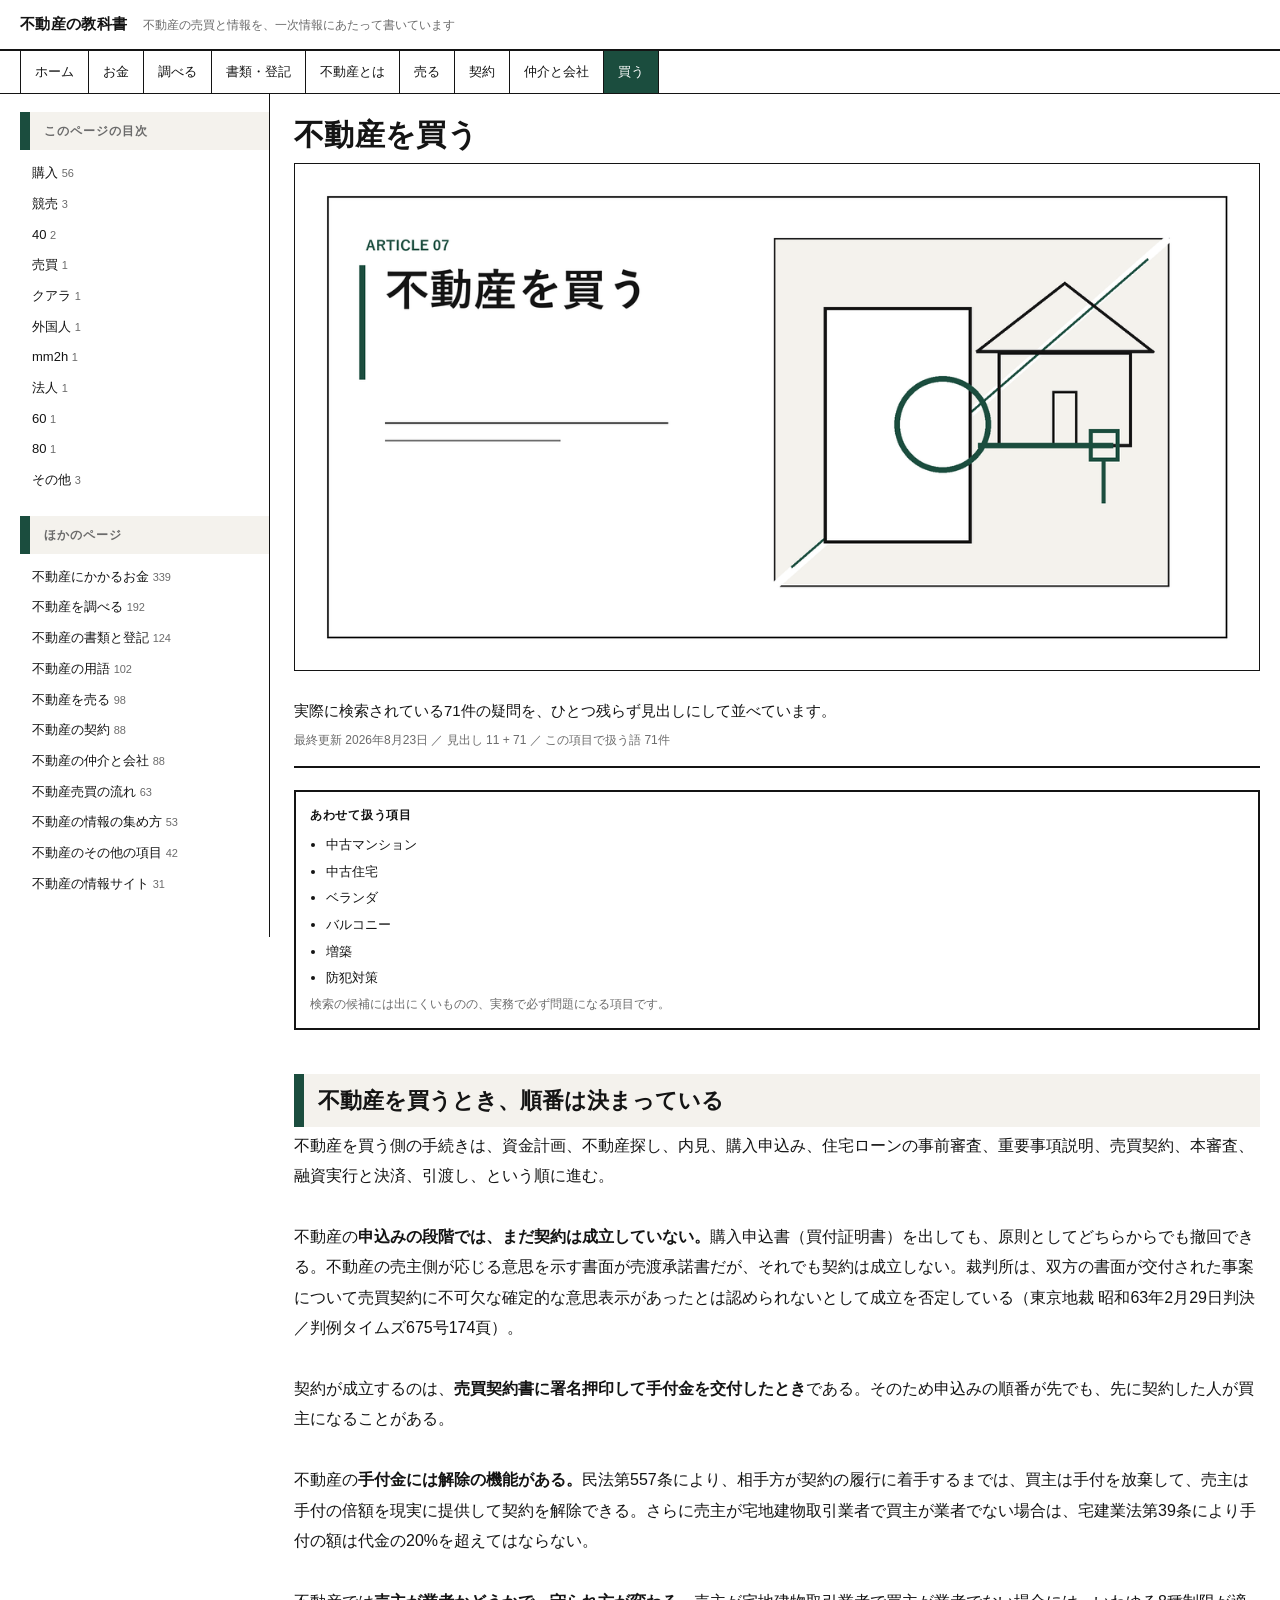
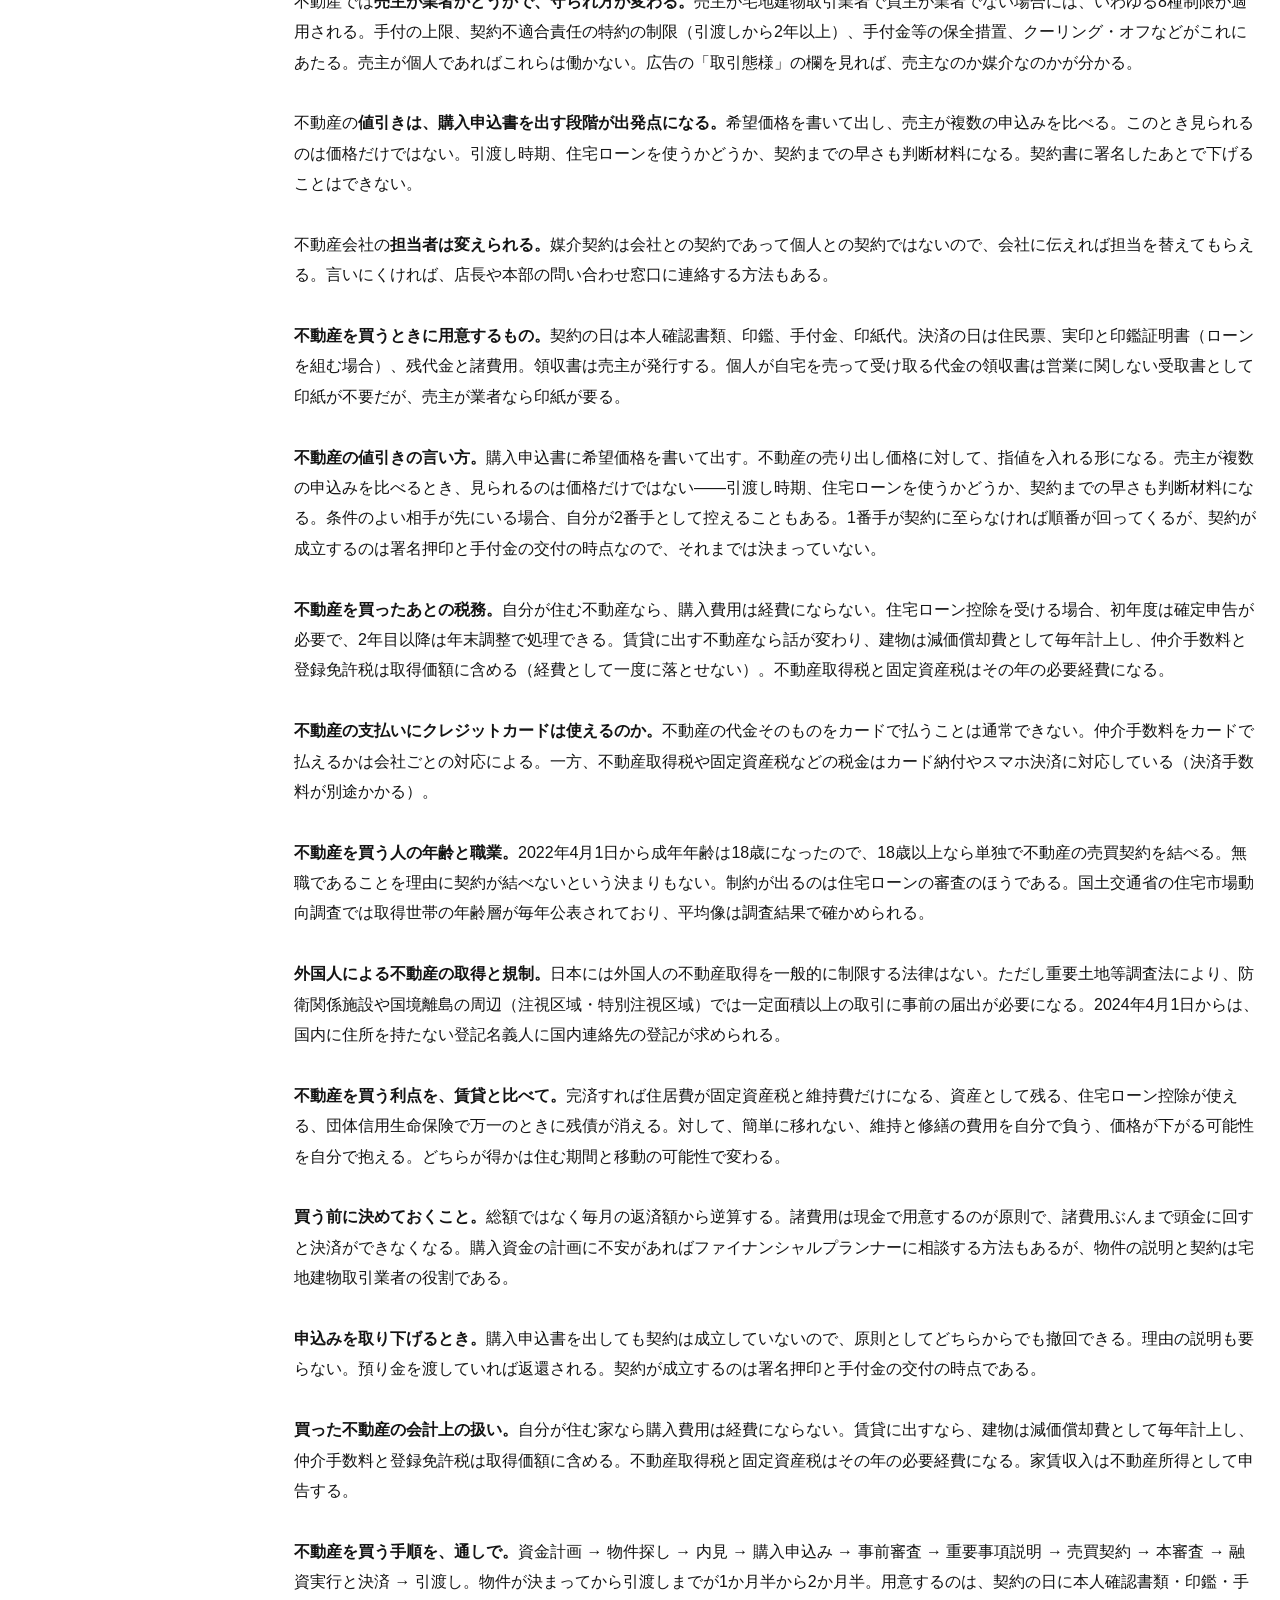
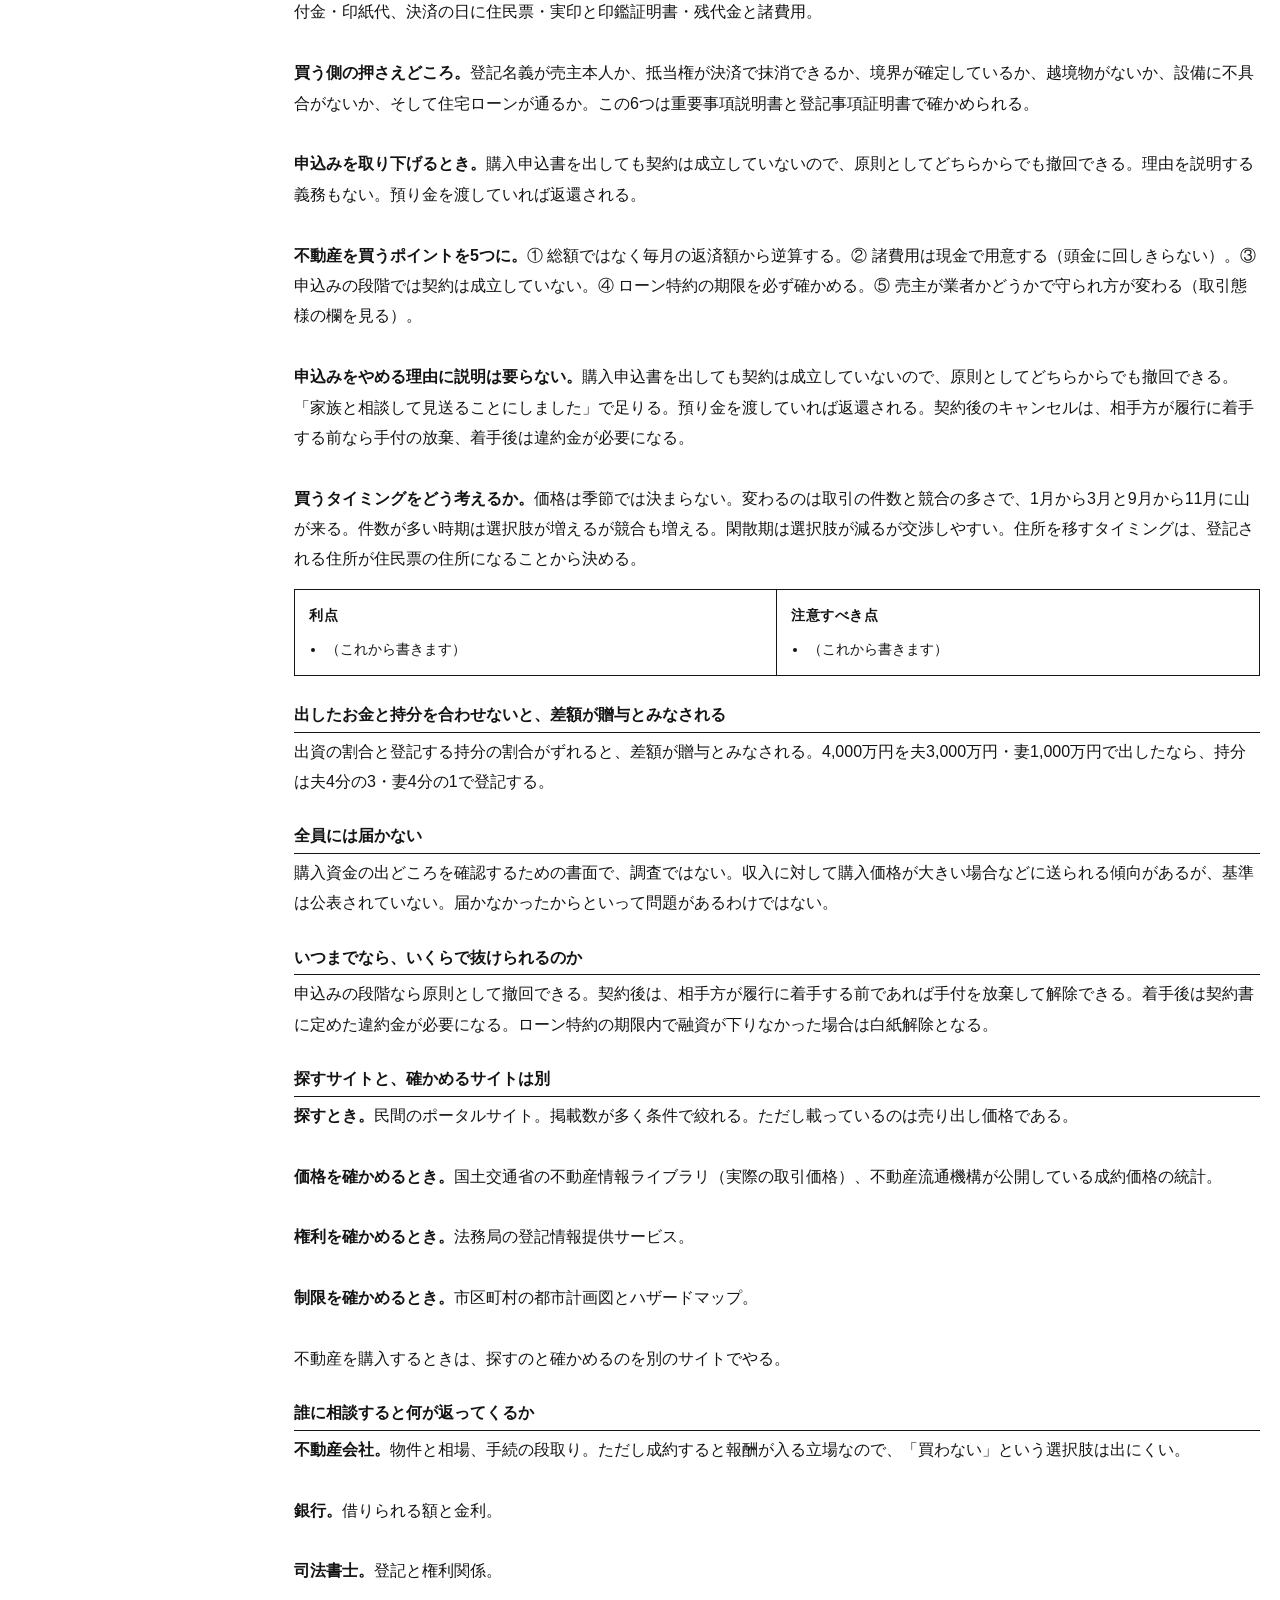
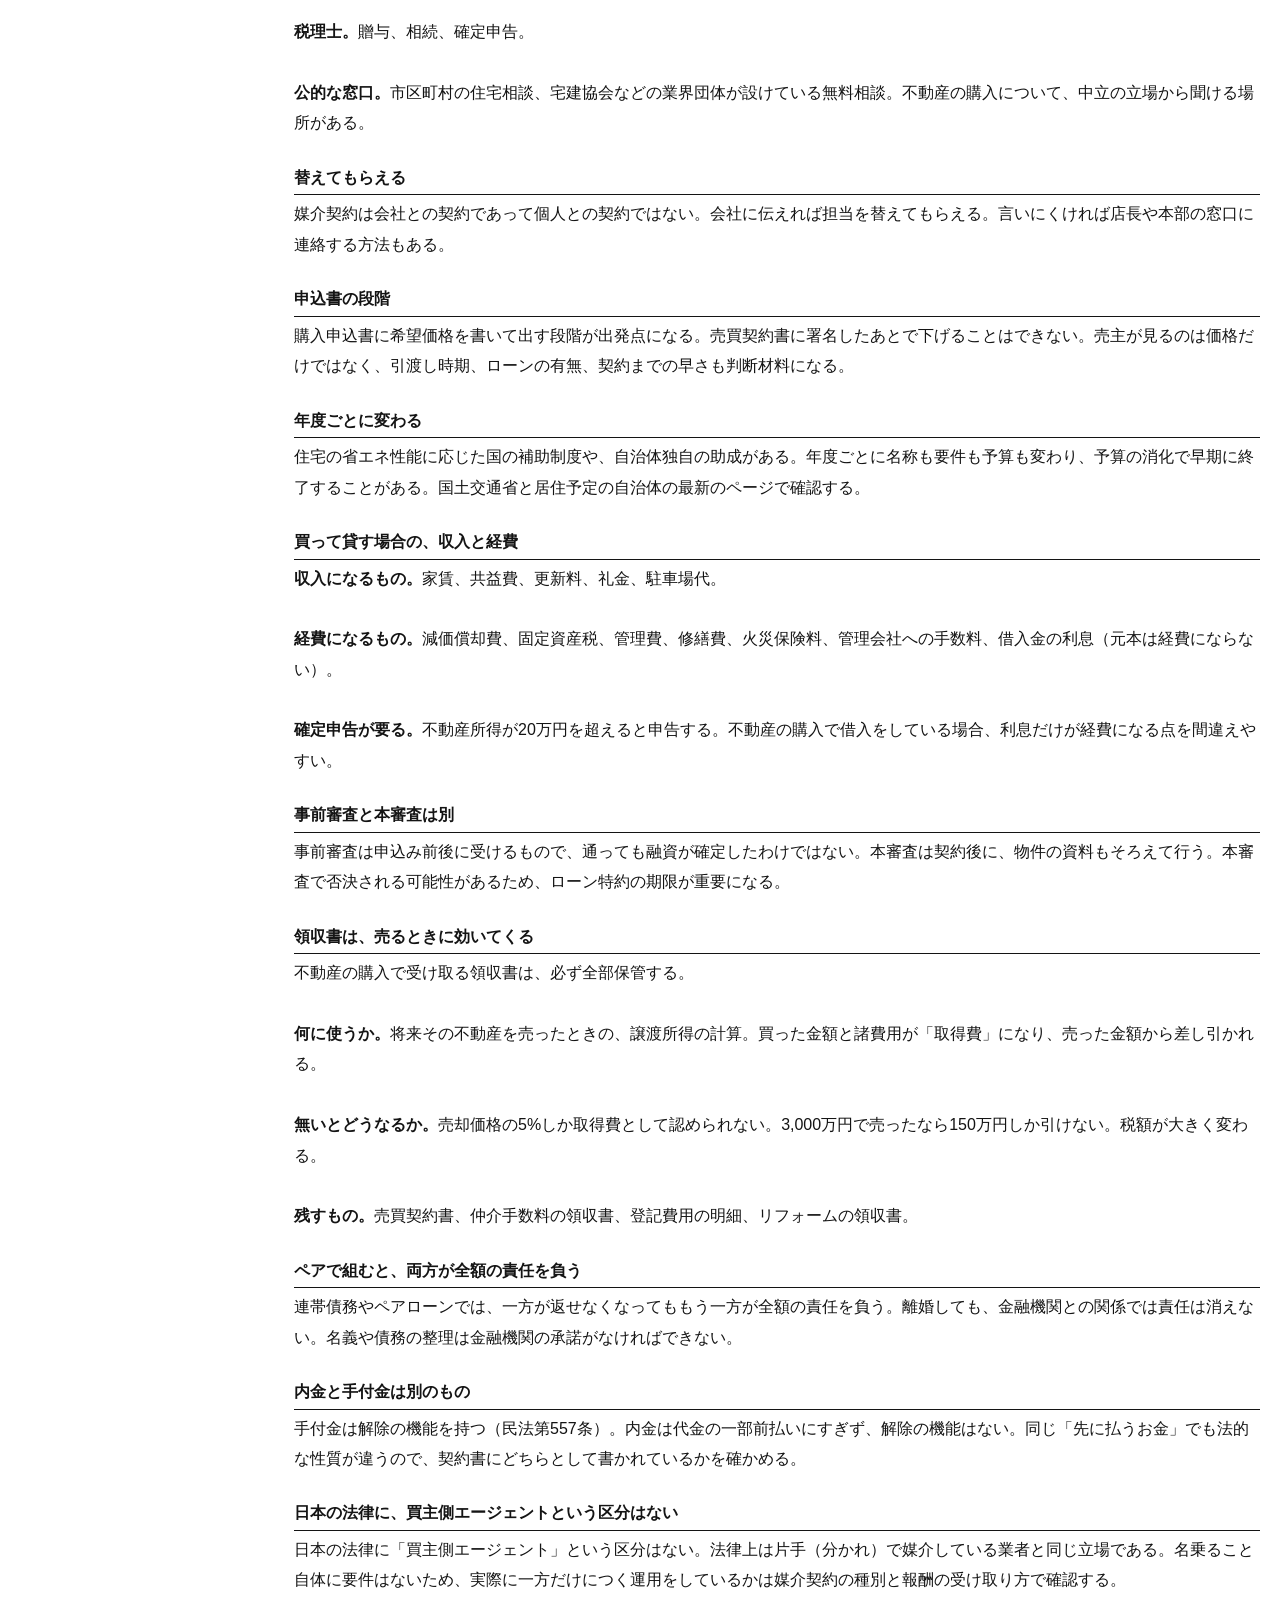
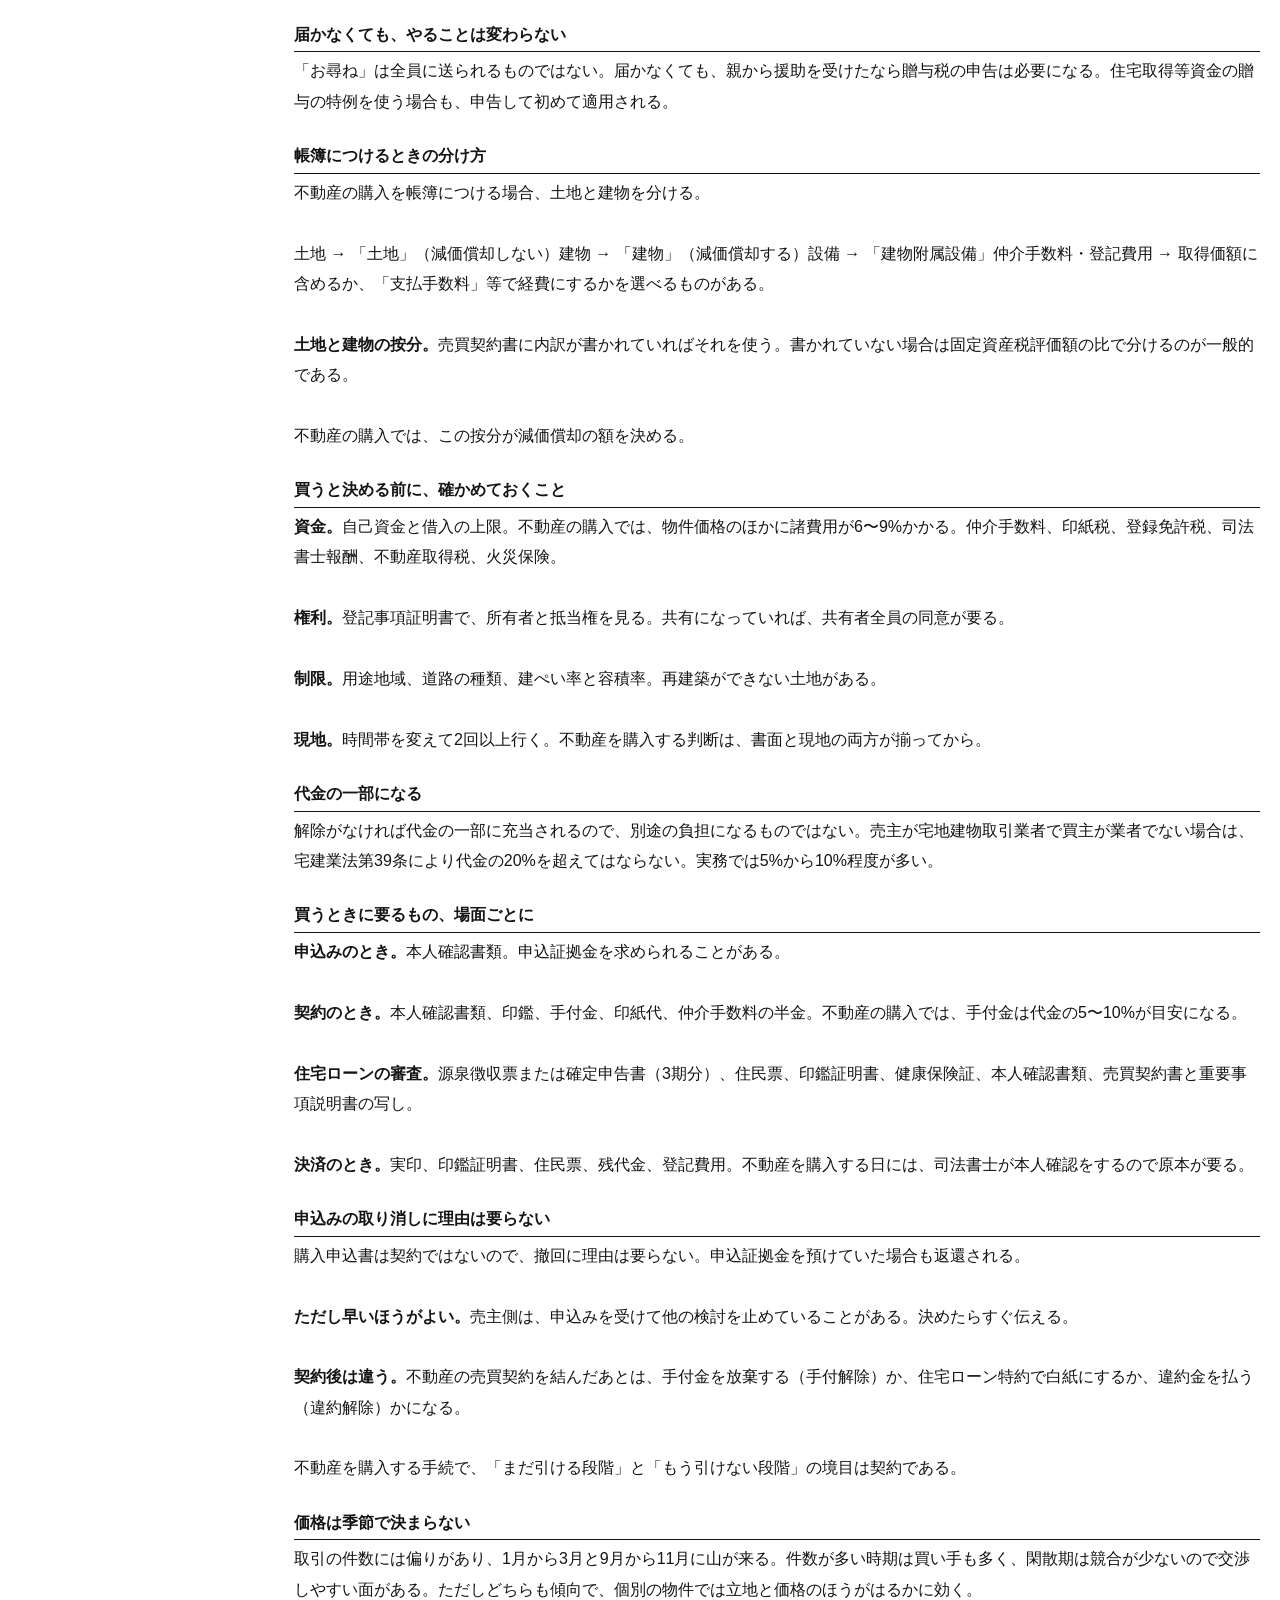
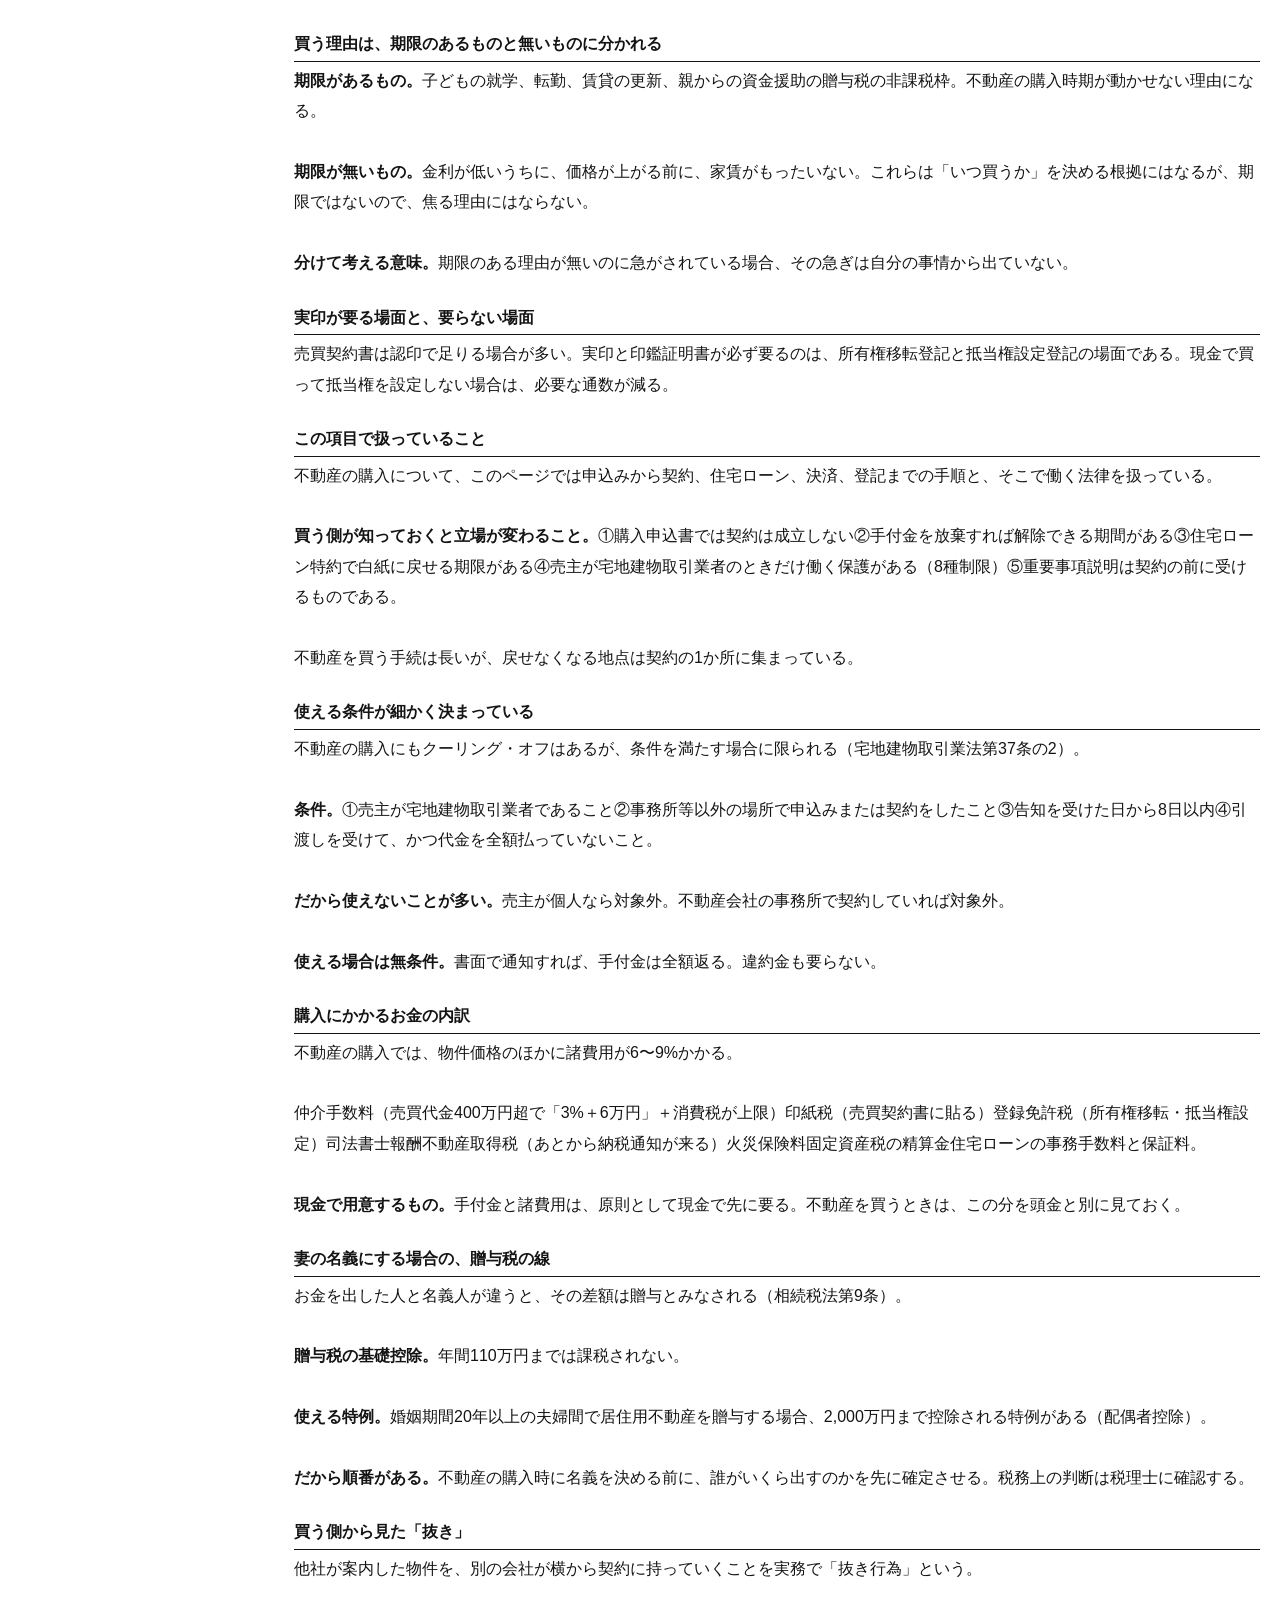
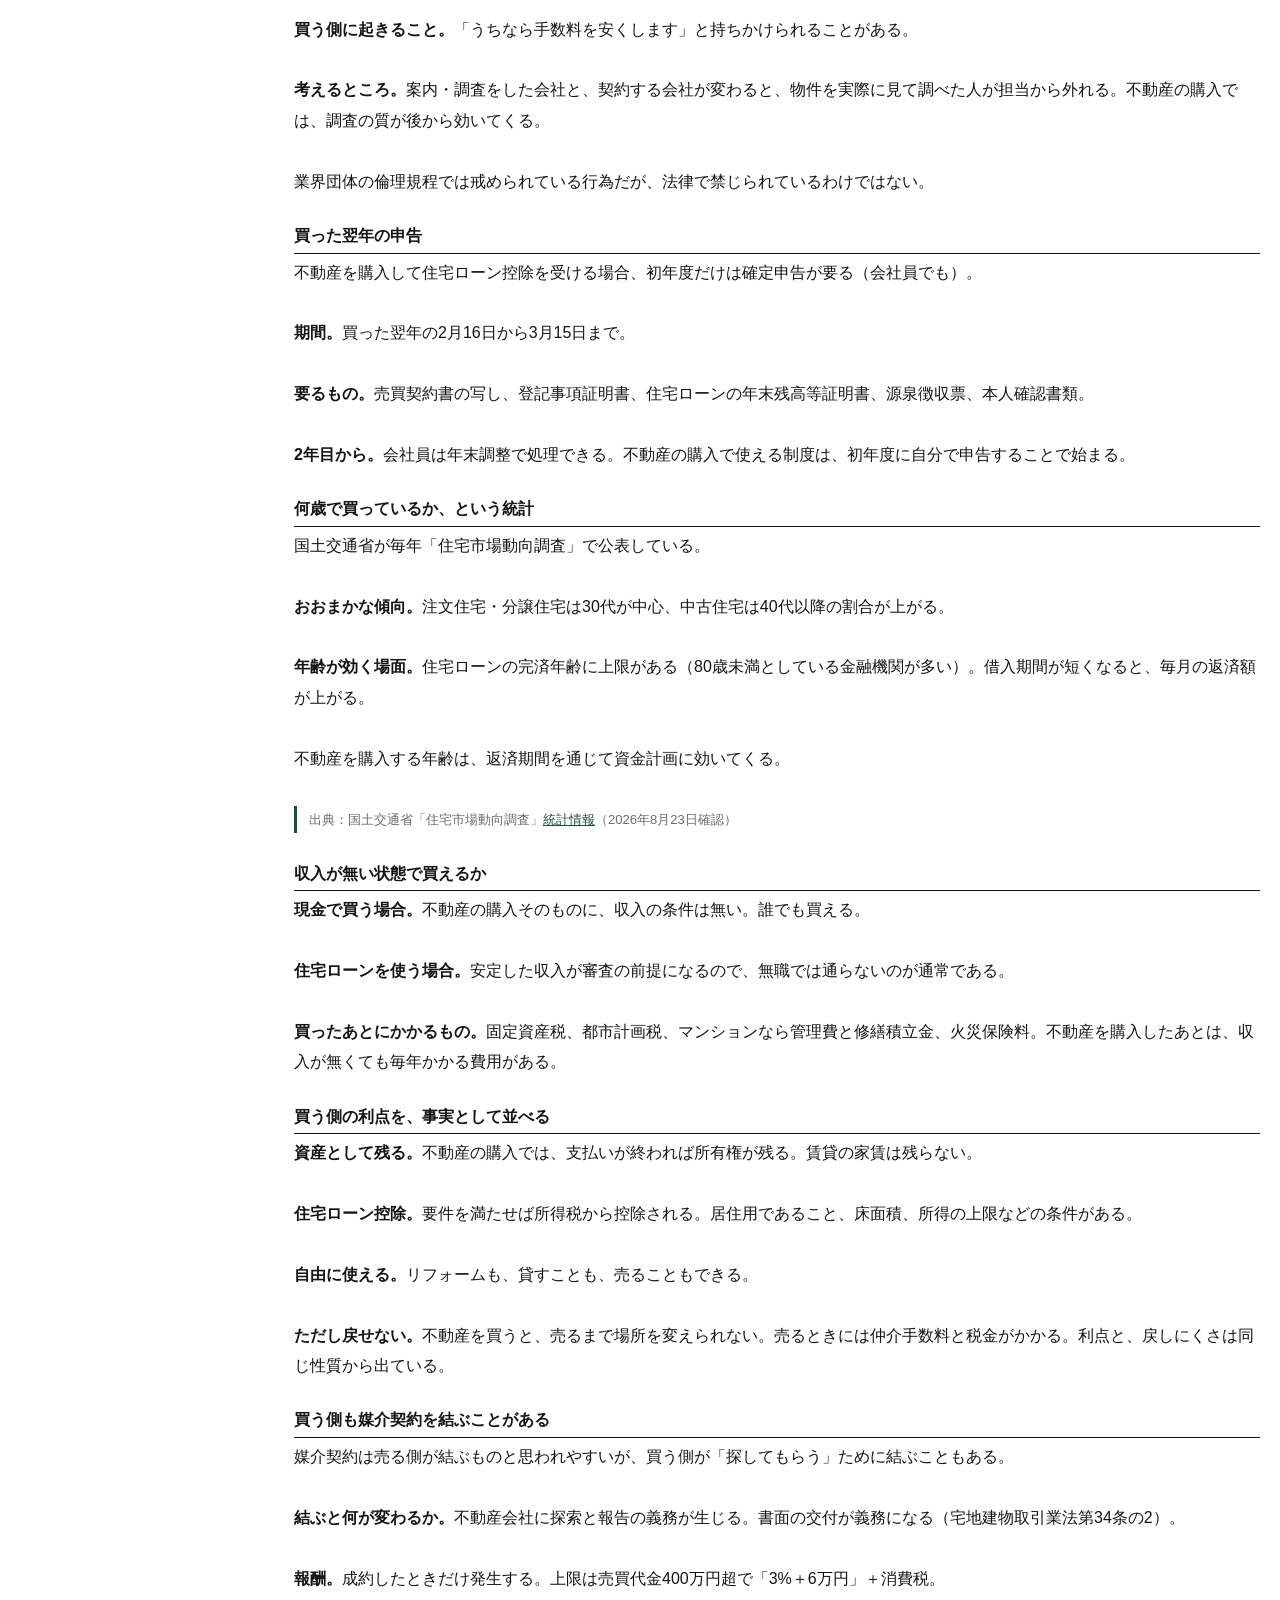
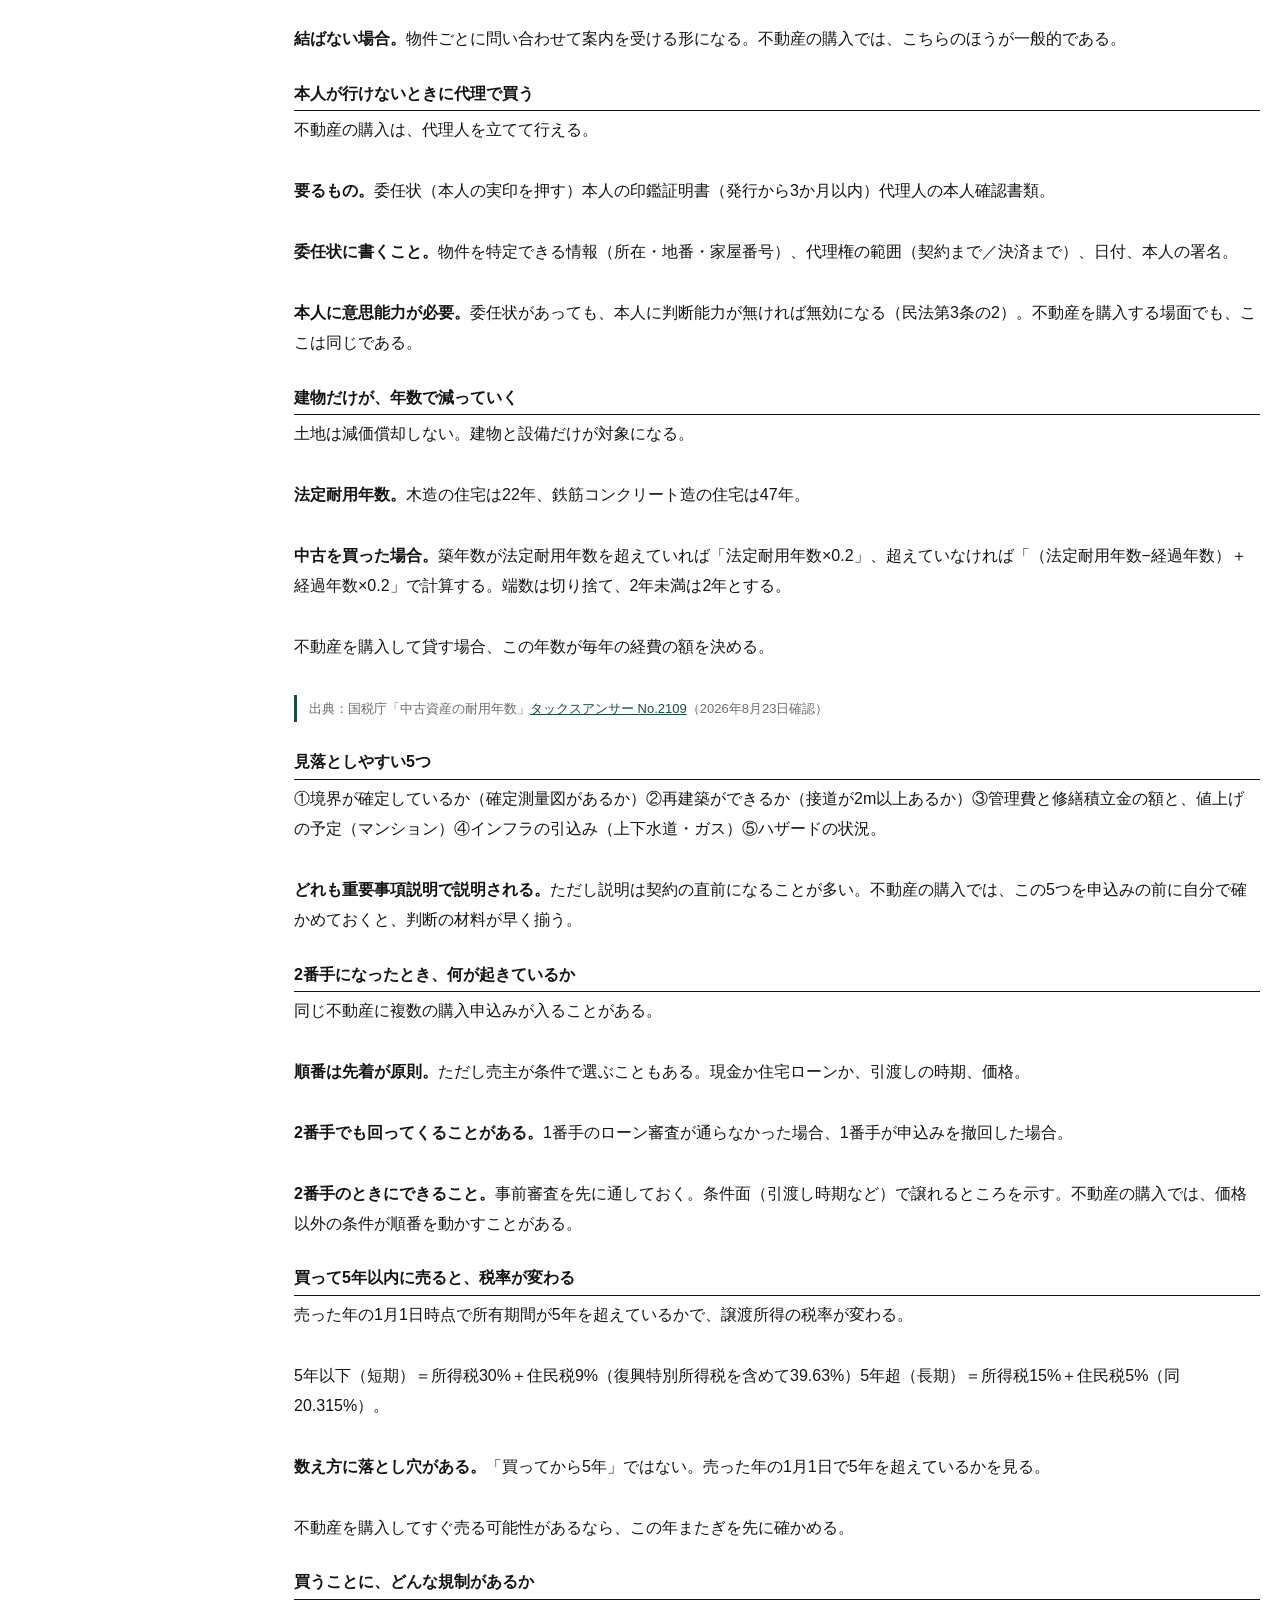
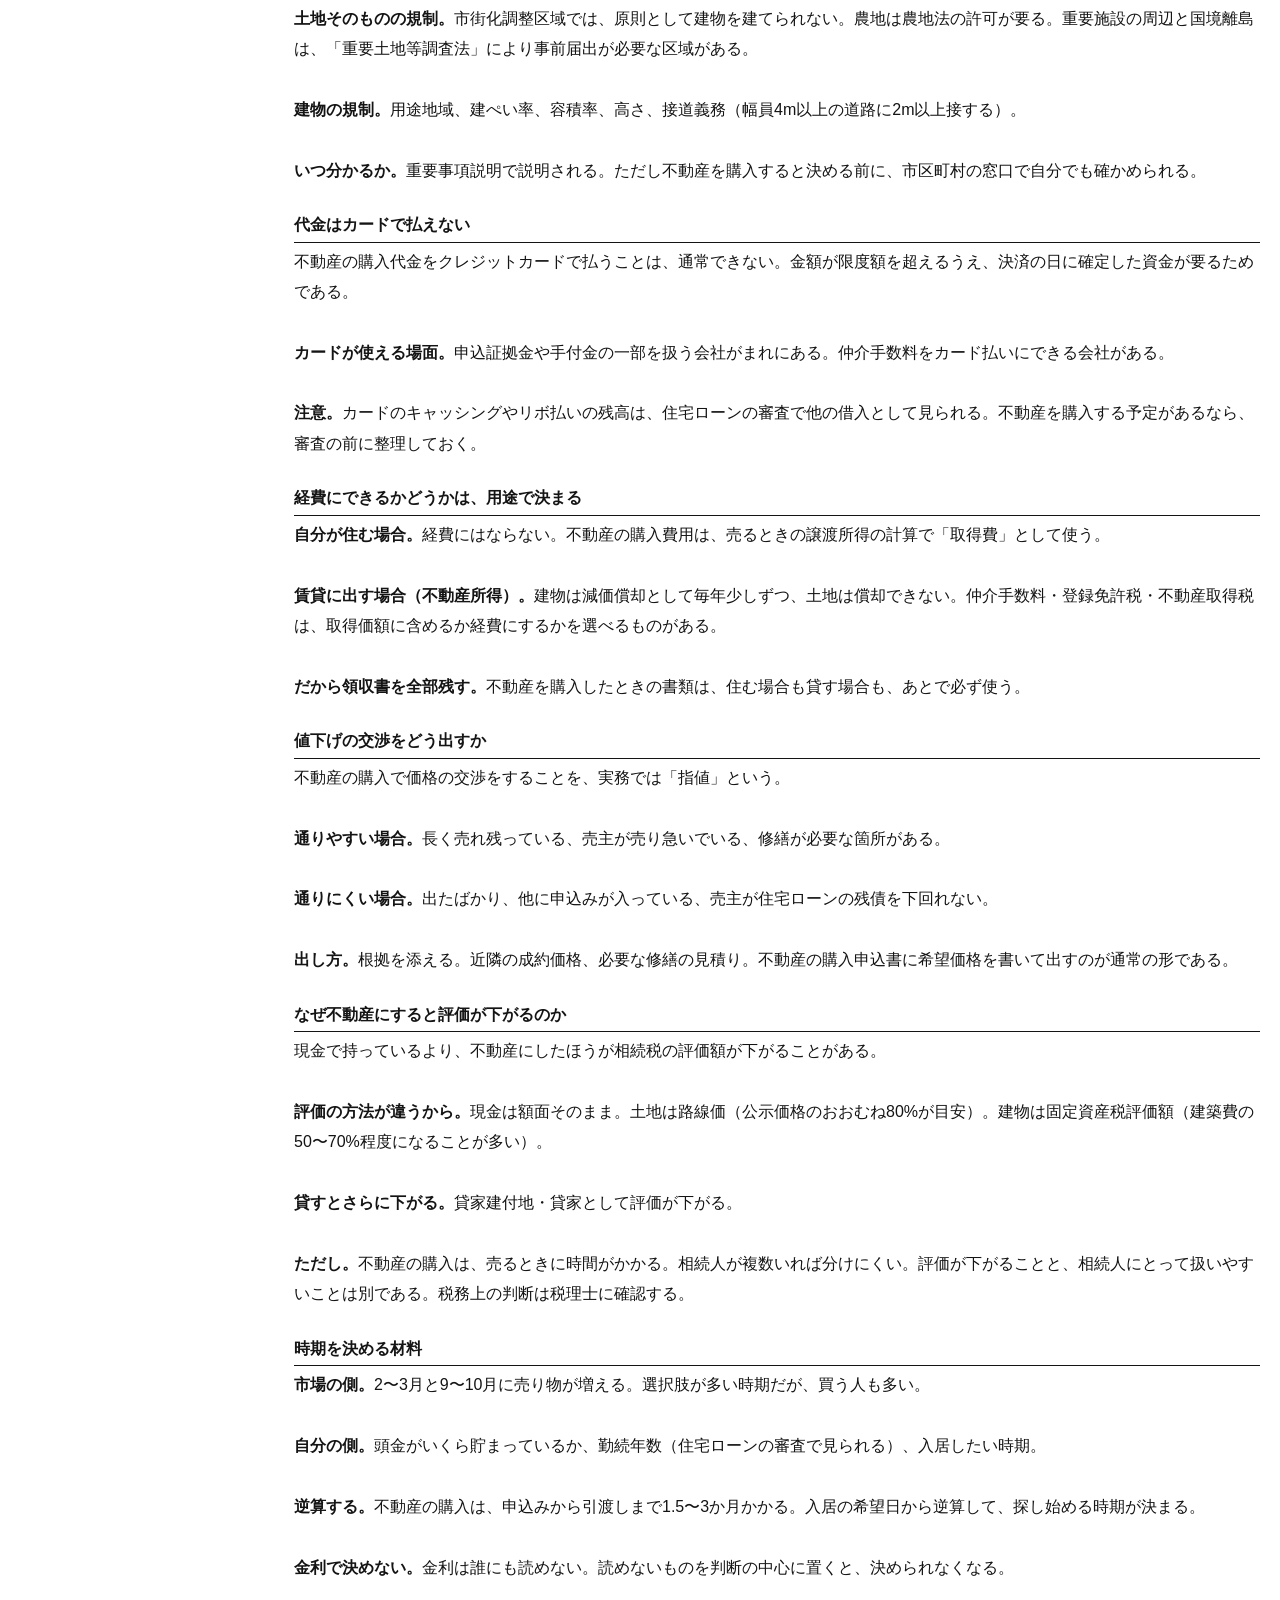
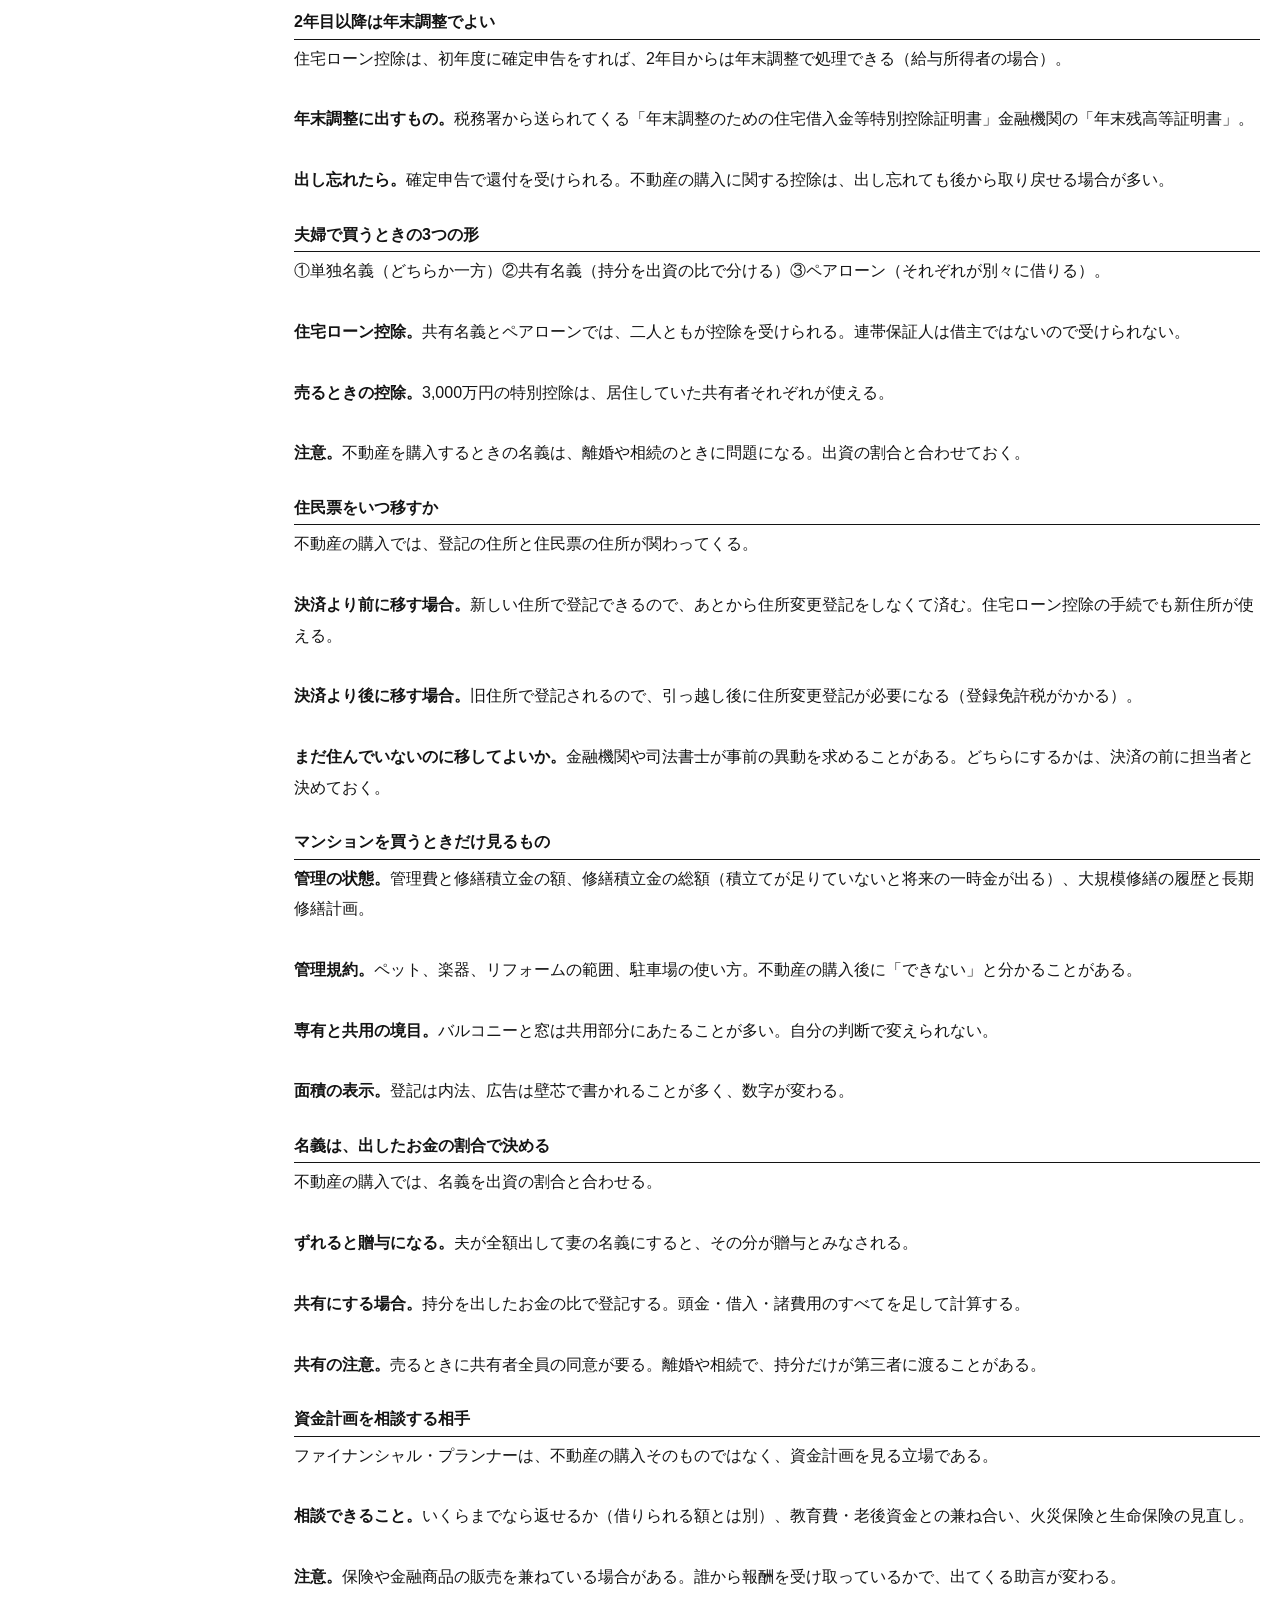
<file: buy/index.html>
<!doctype html>
<html lang="ja">
<head>
<meta charset="utf-8">
<meta name="viewport" content="width=device-width,initial-scale=1">
<title>購入の申込みでは、まだ契約は成立していない</title>
<meta name="description" content="申込みと契約の線はどこで引かれるのか。手付金の意味と手付解除（民法第557条）、業者が売主のときだけ働く8種制限、ローン特約で白紙にできる範囲、代理人を立てるときの委任状。買う側の順序で">
<meta name="robots" content="index,follow,max-image-preview:large,max-snippet:-1,max-video-preview:-1">
<meta name="format-detection" content="telephone=no">
<meta name="theme-color" content="#1b4d3e">
<meta name="google-site-verification" content="yLRx-toV1wwOXIgkFKSKQW8SYN7P5XBVnxkAWqeWzIE">
<link rel="canonical" href="https://fudosan-akatsuki-system.work/buy/">
<meta property="og:locale" content="ja_JP">
<meta property="og:site_name" content="不動産の教科書">
<meta property="og:type" content="article">
<meta property="og:title" content="購入の申込みでは、まだ契約は成立していない">
<meta property="og:description" content="申込みと契約の線はどこで引かれるのか。手付金の意味と手付解除（民法第557条）、業者が売主のときだけ働く8種制限、ローン特約で白紙にできる範囲、代理人を立てるときの委任状。買う側の順序で">
<meta property="og:url" content="https://fudosan-akatsuki-system.work/buy/">
<meta property="og:image" content="https://fudosan-akatsuki-system.work/img/og-v2/buy.jpg">
<meta property="og:image:secure_url" content="https://fudosan-akatsuki-system.work/img/og-v2/buy.jpg">
<meta property="og:image:type" content="image/jpeg">
<meta property="og:image:width" content="1200">
<meta property="og:image:height" content="630">
<meta property="og:image:alt" content="不動産を買う。申込みと契約・手付金・8種制限">
<meta property="article:published_time" content="2026-08-23">
<meta property="article:modified_time" content="2026-08-23">
<meta name="twitter:card" content="summary_large_image">
<meta name="twitter:title" content="購入の申込みでは、まだ契約は成立していない">
<meta name="twitter:description" content="申込みと契約の線はどこで引かれるのか。手付金の意味と手付解除（民法第557条）、業者が売主のときだけ働く8種制限、ローン特約で白紙にできる範囲、代理人を立てるときの委任状。買う側の順序で">
<meta name="twitter:image" content="https://fudosan-akatsuki-system.work/img/og-v2/buy.jpg">
<meta name="twitter:image:alt" content="不動産を買う。申込みと契約・手付金・8種制限">
<link rel="icon" href="/favicon.ico" sizes="48x48">
<link rel="icon" type="image/png" sizes="48x48" href="/favicon-48x48.png">
<link rel="icon" type="image/png" sizes="32x32" href="/favicon-32x32.png">
<link rel="icon" type="image/png" sizes="16x16" href="/favicon-16x16.png">
<link rel="apple-touch-icon" sizes="180x180" href="/apple-touch-icon.png">
<link rel="manifest" href="/site.webmanifest">
<link rel="mask-icon" href="/safari-pinned-tab.svg" color="#1b4d3e">
<link rel="preload" as="style" href="/css/base.css">
<link rel="stylesheet" href="/css/base.css">
<script type="application/ld+json">{"@context": "https://schema.org", "@graph": [{"@type": "Organization", "@id": "https://fudosan-akatsuki-system.work/#org", "name": "不動産の教科書", "url": "https://fudosan-akatsuki-system.work/", "logo": {"@type": "ImageObject", "url": "https://fudosan-akatsuki-system.work/android-chrome-512x512.png", "width": 512, "height": 512}}, {"@type": "WebSite", "@id": "https://fudosan-akatsuki-system.work/#site", "name": "不動産の教科書", "url": "https://fudosan-akatsuki-system.work/", "inLanguage": "ja", "publisher": {"@id": "https://fudosan-akatsuki-system.work/#org"}}, {"@type": "Article", "@id": "https://fudosan-akatsuki-system.work/buy/#article", "headline": "不動産を買う", "description": "不動産を買う流れと必要なもの。購入の申込みでは契約が成立しないこと、手付金の意味（民法第557条）、業者が売主のときだけ働く8種制限、住宅ローン特約で白紙解除できる範囲、代理人を立てる場合、重要事項説明で必ず聞くこと、購入のメリットと勘定科目の実務まで条文つきで解説します。購入のメリットと勘定科目の実務まで。", "inLanguage": "ja", "datePublished": "2026-08-23", "dateModified": "2026-08-23", "mainEntityOfPage": {"@type": "WebPage", "@id": "https://fudosan-akatsuki-system.work/buy/"}, "image": "https://fudosan-akatsuki-system.work/img/buy.png", "author": {"@id": "https://fudosan-akatsuki-system.work/#org"}, "publisher": {"@id": "https://fudosan-akatsuki-system.work/#org"}}, {"@type": "BreadcrumbList", "itemListElement": [{"@type": "ListItem", "position": 1, "name": "ホーム", "item": "https://fudosan-akatsuki-system.work/"}, {"@type": "ListItem", "position": 2, "name": "不動産を買う", "item": "https://fudosan-akatsuki-system.work/buy/"}]}]}</script>
</head>
<body>
<header class="head"><div class="in"><div class="site"><a href="/">不動産の教科書</a></div><div class="tag">不動産の売買と情報を、一次情報にあたって書いています</div></div></header>
<nav class="nav"><ul><li><a href="/">ホーム</a></li><li><a href="/money/">お金</a></li><li><a href="/research/">調べる</a></li><li><a href="/registry/">書類・登記</a></li><li><a href="/about/">不動産とは</a></li><li><a href="/sell/">売る</a></li><li><a href="/contract/">契約</a></li><li><a href="/agent/">仲介と会社</a></li><li><a href="/buy/" aria-current="page">買う</a></li></ul></nav>
<div class="wrap"><aside class="side"><h2>このページの目次</h2><ol><li><a href="#h2-0">購入 <span class="n">56</span></a></li><li><a href="#h2-1">競売 <span class="n">3</span></a></li><li><a href="#h2-2">40 <span class="n">2</span></a></li><li><a href="#h2-3">売買 <span class="n">1</span></a></li><li><a href="#h2-4">クアラ <span class="n">1</span></a></li><li><a href="#h2-5">外国人 <span class="n">1</span></a></li><li><a href="#h2-6">mm2h <span class="n">1</span></a></li><li><a href="#h2-7">法人 <span class="n">1</span></a></li><li><a href="#h2-8">60 <span class="n">1</span></a></li><li><a href="#h2-9">80 <span class="n">1</span></a></li><li><a href="#h2-10">その他 <span class="n">3</span></a></li></ol><h2>ほかのページ</h2><ol><li><a href="/money/">不動産にかかるお金 <span class="n">339</span></a></li><li><a href="/research/">不動産を調べる <span class="n">192</span></a></li><li><a href="/registry/">不動産の書類と登記 <span class="n">124</span></a></li><li><a href="/about/">不動産の用語 <span class="n">102</span></a></li><li><a href="/sell/">不動産を売る <span class="n">98</span></a></li><li><a href="/contract/">不動産の契約 <span class="n">88</span></a></li><li><a href="/agent/">不動産の仲介と会社 <span class="n">88</span></a></li><li><a href="/flow/">不動産売買の流れ <span class="n">63</span></a></li><li><a href="/sources/">不動産の情報の集め方 <span class="n">53</span></a></li><li><a href="/misc/">不動産のその他の項目 <span class="n">42</span></a></li><li><a href="/portals/">不動産の情報サイト <span class="n">31</span></a></li></ol></aside><main><h1>不動産を買う</h1><img class="eye" src="/img/buy.png" alt="不動産を買う｜購入の手順、手付金、申込みと契約の違い、8種制限" width="1200" height="630"><p class="lead">実際に検索されている71件の疑問を、ひとつ残らず見出しにして並べています。</p><p class="meta">最終更新 2026年8月23日 ／ 見出し 11 + 71 ／ この項目で扱う語 71件</p><div class="src"><b>あわせて扱う項目</b><ul><li>中古マンション</li><li>中古住宅</li><li>ベランダ</li><li>バルコニー</li><li>増築</li><li>防犯対策</li></ul><div class="asof">検索の候補には出にくいものの、実務で必ず問題になる項目です。</div></div><h2 id="h2-0">不動産を買うとき、順番は決まっている</h2><p>不動産を買う側の手続きは、資金計画、不動産探し、内見、購入申込み、住宅ローンの事前審査、重要事項説明、売買契約、本審査、融資実行と決済、引渡し、という順に進む。<br><br>不動産の<b>申込みの段階では、まだ契約は成立していない。</b>購入申込書（買付証明書）を出しても、原則としてどちらからでも撤回できる。不動産の売主側が応じる意思を示す書面が売渡承諾書だが、それでも契約は成立しない。裁判所は、双方の書面が交付された事案について売買契約に不可欠な確定的な意思表示があったとは認められないとして成立を否定している（東京地裁 昭和63年2月29日判決／判例タイムズ675号174頁）。<br><br>契約が成立するのは、<b>売買契約書に署名押印して手付金を交付したとき</b>である。そのため申込みの順番が先でも、先に契約した人が買主になることがある。<br><br>不動産の<b>手付金には解除の機能がある。</b>民法第557条により、相手方が契約の履行に着手するまでは、買主は手付を放棄して、売主は手付の倍額を現実に提供して契約を解除できる。さらに売主が宅地建物取引業者で買主が業者でない場合は、宅建業法第39条により手付の額は代金の20%を超えてはならない。<br><br>不動産では<b>売主が業者かどうかで、守られ方が変わる。</b>売主が宅地建物取引業者で買主が業者でない場合には、いわゆる8種制限が適用される。手付の上限、契約不適合責任の特約の制限（引渡しから2年以上）、手付金等の保全措置、クーリング・オフなどがこれにあたる。売主が個人であればこれらは働かない。広告の「取引態様」の欄を見れば、売主なのか媒介なのかが分かる。<br><br>不動産の<b>値引きは、購入申込書を出す段階が出発点になる。</b>希望価格を書いて出し、売主が複数の申込みを比べる。このとき見られるのは価格だけではない。引渡し時期、住宅ローンを使うかどうか、契約までの早さも判断材料になる。契約書に署名したあとで下げることはできない。<br><br>不動産会社の<b>担当者は変えられる。</b>媒介契約は会社との契約であって個人との契約ではないので、会社に伝えれば担当を替えてもらえる。言いにくければ、店長や本部の問い合わせ窓口に連絡する方法もある。<br><br><b>不動産を買うときに用意するもの。</b>契約の日は本人確認書類、印鑑、手付金、印紙代。決済の日は住民票、実印と印鑑証明書（ローンを組む場合）、残代金と諸費用。領収書は売主が発行する。個人が自宅を売って受け取る代金の領収書は営業に関しない受取書として印紙が不要だが、売主が業者なら印紙が要る。<br><br><b>不動産の値引きの言い方。</b>購入申込書に希望価格を書いて出す。不動産の売り出し価格に対して、指値を入れる形になる。売主が複数の申込みを比べるとき、見られるのは価格だけではない——引渡し時期、住宅ローンを使うかどうか、契約までの早さも判断材料になる。条件のよい相手が先にいる場合、自分が2番手として控えることもある。1番手が契約に至らなければ順番が回ってくるが、契約が成立するのは署名押印と手付金の交付の時点なので、それまでは決まっていない。<br><br><b>不動産を買ったあとの税務。</b>自分が住む不動産なら、購入費用は経費にならない。住宅ローン控除を受ける場合、初年度は確定申告が必要で、2年目以降は年末調整で処理できる。賃貸に出す不動産なら話が変わり、建物は減価償却費として毎年計上し、仲介手数料と登録免許税は取得価額に含める（経費として一度に落とせない）。不動産取得税と固定資産税はその年の必要経費になる。<br><br><b>不動産の支払いにクレジットカードは使えるのか。</b>不動産の代金そのものをカードで払うことは通常できない。仲介手数料をカードで払えるかは会社ごとの対応による。一方、不動産取得税や固定資産税などの税金はカード納付やスマホ決済に対応している（決済手数料が別途かかる）。<br><br><b>不動産を買う人の年齢と職業。</b>2022年4月1日から成年年齢は18歳になったので、18歳以上なら単独で不動産の売買契約を結べる。無職であることを理由に契約が結べないという決まりもない。制約が出るのは住宅ローンの審査のほうである。国土交通省の住宅市場動向調査では取得世帯の年齢層が毎年公表されており、平均像は調査結果で確かめられる。<br><br><b>外国人による不動産の取得と規制。</b>日本には外国人の不動産取得を一般的に制限する法律はない。ただし重要土地等調査法により、防衛関係施設や国境離島の周辺（注視区域・特別注視区域）では一定面積以上の取引に事前の届出が必要になる。2024年4月1日からは、国内に住所を持たない登記名義人に国内連絡先の登記が求められる。<br><br><b>不動産を買う利点を、賃貸と比べて。</b>完済すれば住居費が固定資産税と維持費だけになる、資産として残る、住宅ローン控除が使える、団体信用生命保険で万一のときに残債が消える。対して、簡単に移れない、維持と修繕の費用を自分で負う、価格が下がる可能性を自分で抱える。どちらが得かは住む期間と移動の可能性で変わる。<br><br><b>買う前に決めておくこと。</b>総額ではなく毎月の返済額から逆算する。諸費用は現金で用意するのが原則で、諸費用ぶんまで頭金に回すと決済ができなくなる。購入資金の計画に不安があればファイナンシャルプランナーに相談する方法もあるが、物件の説明と契約は宅地建物取引業者の役割である。<br><br><b>申込みを取り下げるとき。</b>購入申込書を出しても契約は成立していないので、原則としてどちらからでも撤回できる。理由の説明も要らない。預り金を渡していれば返還される。契約が成立するのは署名押印と手付金の交付の時点である。<br><br><b>買った不動産の会計上の扱い。</b>自分が住む家なら購入費用は経費にならない。賃貸に出すなら、建物は減価償却費として毎年計上し、仲介手数料と登録免許税は取得価額に含める。不動産取得税と固定資産税はその年の必要経費になる。家賃収入は不動産所得として申告する。<br><br><b>不動産を買う手順を、通しで。</b>資金計画 → 物件探し → 内見 → 購入申込み → 事前審査 → 重要事項説明 → 売買契約 → 本審査 → 融資実行と決済 → 引渡し。物件が決まってから引渡しまでが1か月半から2か月半。用意するのは、契約の日に本人確認書類・印鑑・手付金・印紙代、決済の日に住民票・実印と印鑑証明書・残代金と諸費用。<br><br><b>買う側の押さえどころ。</b>登記名義が売主本人か、抵当権が決済で抹消できるか、境界が確定しているか、越境物がないか、設備に不具合がないか、そして住宅ローンが通るか。この6つは重要事項説明書と登記事項証明書で確かめられる。<br><br><b>申込みを取り下げるとき。</b>購入申込書を出しても契約は成立していないので、原則としてどちらからでも撤回できる。理由を説明する義務もない。預り金を渡していれば返還される。<br><br><b>不動産を買うポイントを5つに。</b>① 総額ではなく毎月の返済額から逆算する。② 諸費用は現金で用意する（頭金に回しきらない）。③ 申込みの段階では契約は成立していない。④ ローン特約の期限を必ず確かめる。⑤ 売主が業者かどうかで守られ方が変わる（取引態様の欄を見る）。<br><br><b>申込みをやめる理由に説明は要らない。</b>購入申込書を出しても契約は成立していないので、原則としてどちらからでも撤回できる。「家族と相談して見送ることにしました」で足りる。預り金を渡していれば返還される。契約後のキャンセルは、相手方が履行に着手する前なら手付の放棄、着手後は違約金が必要になる。<br><br><b>買うタイミングをどう考えるか。</b>価格は季節では決まらない。変わるのは取引の件数と競合の多さで、1月から3月と9月から11月に山が来る。件数が多い時期は選択肢が増えるが競合も増える。閑散期は選択肢が減るが交渉しやすい。住所を移すタイミングは、登記される住所が住民票の住所になることから決める。</p><div class="md"><div><h4>利点</h4><ul><li>（これから書きます）</li></ul></div><div><h4>注意すべき点</h4><ul><li>（これから書きます）</li></ul></div></div><h3>出したお金と持分を合わせないと、差額が贈与とみなされる</h3><p>出資の割合と登記する持分の割合がずれると、差額が贈与とみなされる。4,000万円を夫3,000万円・妻1,000万円で出したなら、持分は夫4分の3・妻4分の1で登記する。</p><h3>全員には届かない</h3><p>購入資金の出どころを確認するための書面で、調査ではない。収入に対して購入価格が大きい場合などに送られる傾向があるが、基準は公表されていない。届かなかったからといって問題があるわけではない。</p><h3>いつまでなら、いくらで抜けられるのか</h3><p>申込みの段階なら原則として撤回できる。契約後は、相手方が履行に着手する前であれば手付を放棄して解除できる。着手後は契約書に定めた違約金が必要になる。ローン特約の期限内で融資が下りなかった場合は白紙解除となる。</p><h3>探すサイトと、確かめるサイトは別</h3><p><b>探すとき。</b>民間のポータルサイト。掲載数が多く条件で絞れる。ただし載っているのは売り出し価格である。<br><br><b>価格を確かめるとき。</b>国土交通省の不動産情報ライブラリ（実際の取引価格）、不動産流通機構が公開している成約価格の統計。<br><br><b>権利を確かめるとき。</b>法務局の登記情報提供サービス。<br><br><b>制限を確かめるとき。</b>市区町村の都市計画図とハザードマップ。<br><br>不動産を購入するときは、探すのと確かめるのを別のサイトでやる。</p><h3>誰に相談すると何が返ってくるか</h3><p><b>不動産会社。</b>物件と相場、手続の段取り。ただし成約すると報酬が入る立場なので、「買わない」という選択肢は出にくい。<br><br><b>銀行。</b>借りられる額と金利。<br><br><b>司法書士。</b>登記と権利関係。<br><br><b>税理士。</b>贈与、相続、確定申告。<br><br><b>公的な窓口。</b>市区町村の住宅相談、宅建協会などの業界団体が設けている無料相談。不動産の購入について、中立の立場から聞ける場所がある。</p><h3>替えてもらえる</h3><p>媒介契約は会社との契約であって個人との契約ではない。会社に伝えれば担当を替えてもらえる。言いにくければ店長や本部の窓口に連絡する方法もある。</p><h3>申込書の段階</h3><p>購入申込書に希望価格を書いて出す段階が出発点になる。売買契約書に署名したあとで下げることはできない。売主が見るのは価格だけではなく、引渡し時期、ローンの有無、契約までの早さも判断材料になる。</p><h3>年度ごとに変わる</h3><p>住宅の省エネ性能に応じた国の補助制度や、自治体独自の助成がある。年度ごとに名称も要件も予算も変わり、予算の消化で早期に終了することがある。国土交通省と居住予定の自治体の最新のページで確認する。</p><h3>買って貸す場合の、収入と経費</h3><p><b>収入になるもの。</b>家賃、共益費、更新料、礼金、駐車場代。<br><br><b>経費になるもの。</b>減価償却費、固定資産税、管理費、修繕費、火災保険料、管理会社への手数料、借入金の利息（元本は経費にならない）。<br><br><b>確定申告が要る。</b>不動産所得が20万円を超えると申告する。不動産の購入で借入をしている場合、利息だけが経費になる点を間違えやすい。</p><h3>事前審査と本審査は別</h3><p>事前審査は申込み前後に受けるもので、通っても融資が確定したわけではない。本審査は契約後に、物件の資料もそろえて行う。本審査で否決される可能性があるため、ローン特約の期限が重要になる。</p><h3>領収書は、売るときに効いてくる</h3><p>不動産の購入で受け取る領収書は、必ず全部保管する。<br><br><b>何に使うか。</b>将来その不動産を売ったときの、譲渡所得の計算。買った金額と諸費用が「取得費」になり、売った金額から差し引かれる。<br><br><b>無いとどうなるか。</b>売却価格の5%しか取得費として認められない。3,000万円で売ったなら150万円しか引けない。税額が大きく変わる。<br><br><b>残すもの。</b>売買契約書、仲介手数料の領収書、登記費用の明細、リフォームの領収書。</p><h3>ペアで組むと、両方が全額の責任を負う</h3><p>連帯債務やペアローンでは、一方が返せなくなってももう一方が全額の責任を負う。離婚しても、金融機関との関係では責任は消えない。名義や債務の整理は金融機関の承諾がなければできない。</p><h3>内金と手付金は別のもの</h3><p>手付金は解除の機能を持つ（民法第557条）。内金は代金の一部前払いにすぎず、解除の機能はない。同じ「先に払うお金」でも法的な性質が違うので、契約書にどちらとして書かれているかを確かめる。</p><h3>日本の法律に、買主側エージェントという区分はない</h3><p>日本の法律に「買主側エージェント」という区分はない。法律上は片手（分かれ）で媒介している業者と同じ立場である。名乗ること自体に要件はないため、実際に一方だけにつく運用をしているかは媒介契約の種別と報酬の受け取り方で確認する。</p><h3>届かなくても、やることは変わらない</h3><p>「お尋ね」は全員に送られるものではない。届かなくても、親から援助を受けたなら贈与税の申告は必要になる。住宅取得等資金の贈与の特例を使う場合も、申告して初めて適用される。</p><h3>帳簿につけるときの分け方</h3><p>不動産の購入を帳簿につける場合、土地と建物を分ける。<br><br>土地 → 「土地」（減価償却しない）建物 → 「建物」（減価償却する）設備 → 「建物附属設備」仲介手数料・登記費用 → 取得価額に含めるか、「支払手数料」等で経費にするかを選べるものがある。<br><br><b>土地と建物の按分。</b>売買契約書に内訳が書かれていればそれを使う。書かれていない場合は固定資産税評価額の比で分けるのが一般的である。<br><br>不動産の購入では、この按分が減価償却の額を決める。</p><h3>買うと決める前に、確かめておくこと</h3><p><b>資金。</b>自己資金と借入の上限。不動産の購入では、物件価格のほかに諸費用が6〜9%かかる。仲介手数料、印紙税、登録免許税、司法書士報酬、不動産取得税、火災保険。<br><br><b>権利。</b>登記事項証明書で、所有者と抵当権を見る。共有になっていれば、共有者全員の同意が要る。<br><br><b>制限。</b>用途地域、道路の種類、建ぺい率と容積率。再建築ができない土地がある。<br><br><b>現地。</b>時間帯を変えて2回以上行く。不動産を購入する判断は、書面と現地の両方が揃ってから。</p><h3>代金の一部になる</h3><p>解除がなければ代金の一部に充当されるので、別途の負担になるものではない。売主が宅地建物取引業者で買主が業者でない場合は、宅建業法第39条により代金の20%を超えてはならない。実務では5%から10%程度が多い。</p><h3>買うときに要るもの、場面ごとに</h3><p><b>申込みのとき。</b>本人確認書類。申込証拠金を求められることがある。<br><br><b>契約のとき。</b>本人確認書類、印鑑、手付金、印紙代、仲介手数料の半金。不動産の購入では、手付金は代金の5〜10%が目安になる。<br><br><b>住宅ローンの審査。</b>源泉徴収票または確定申告書（3期分）、住民票、印鑑証明書、健康保険証、本人確認書類、売買契約書と重要事項説明書の写し。<br><br><b>決済のとき。</b>実印、印鑑証明書、住民票、残代金、登記費用。不動産を購入する日には、司法書士が本人確認をするので原本が要る。</p><h3>申込みの取り消しに理由は要らない</h3><p>購入申込書は契約ではないので、撤回に理由は要らない。申込証拠金を預けていた場合も返還される。<br><br><b>ただし早いほうがよい。</b>売主側は、申込みを受けて他の検討を止めていることがある。決めたらすぐ伝える。<br><br><b>契約後は違う。</b>不動産の売買契約を結んだあとは、手付金を放棄する（手付解除）か、住宅ローン特約で白紙にするか、違約金を払う（違約解除）かになる。<br><br>不動産を購入する手続で、「まだ引ける段階」と「もう引けない段階」の境目は契約である。</p><h3>価格は季節で決まらない</h3><p>取引の件数には偏りがあり、1月から3月と9月から11月に山が来る。件数が多い時期は買い手も多く、閑散期は競合が少ないので交渉しやすい面がある。ただしどちらも傾向で、個別の物件では立地と価格のほうがはるかに効く。</p><h3>買う理由は、期限のあるものと無いものに分かれる</h3><p><b>期限があるもの。</b>子どもの就学、転勤、賃貸の更新、親からの資金援助の贈与税の非課税枠。不動産の購入時期が動かせない理由になる。<br><br><b>期限が無いもの。</b>金利が低いうちに、価格が上がる前に、家賃がもったいない。これらは「いつ買うか」を決める根拠にはなるが、期限ではないので、焦る理由にはならない。<br><br><b>分けて考える意味。</b>期限のある理由が無いのに急がされている場合、その急ぎは自分の事情から出ていない。</p><h3>実印が要る場面と、要らない場面</h3><p>売買契約書は認印で足りる場合が多い。実印と印鑑証明書が必ず要るのは、所有権移転登記と抵当権設定登記の場面である。現金で買って抵当権を設定しない場合は、必要な通数が減る。</p><h3>この項目で扱っていること</h3><p>不動産の購入について、このページでは申込みから契約、住宅ローン、決済、登記までの手順と、そこで働く法律を扱っている。<br><br><b>買う側が知っておくと立場が変わること。</b>①購入申込書では契約は成立しない②手付金を放棄すれば解除できる期間がある③住宅ローン特約で白紙に戻せる期限がある④売主が宅地建物取引業者のときだけ働く保護がある（8種制限）⑤重要事項説明は契約の前に受けるものである。<br><br>不動産を買う手続は長いが、戻せなくなる地点は契約の1か所に集まっている。</p><h3>使える条件が細かく決まっている</h3><p>不動産の購入にもクーリング・オフはあるが、条件を満たす場合に限られる（宅地建物取引業法第37条の2）。<br><br><b>条件。</b>①売主が宅地建物取引業者であること②事務所等以外の場所で申込みまたは契約をしたこと③告知を受けた日から8日以内④引渡しを受けて、かつ代金を全額払っていないこと。<br><br><b>だから使えないことが多い。</b>売主が個人なら対象外。不動産会社の事務所で契約していれば対象外。<br><br><b>使える場合は無条件。</b>書面で通知すれば、手付金は全額返る。違約金も要らない。</p><h3>購入にかかるお金の内訳</h3><p>不動産の購入では、物件価格のほかに諸費用が6〜9%かかる。<br><br>仲介手数料（売買代金400万円超で「3%＋6万円」＋消費税が上限）印紙税（売買契約書に貼る）登録免許税（所有権移転・抵当権設定）司法書士報酬不動産取得税（あとから納税通知が来る）火災保険料固定資産税の精算金住宅ローンの事務手数料と保証料。<br><br><b>現金で用意するもの。</b>手付金と諸費用は、原則として現金で先に要る。不動産を買うときは、この分を頭金と別に見ておく。</p><h3>妻の名義にする場合の、贈与税の線</h3><p>お金を出した人と名義人が違うと、その差額は贈与とみなされる（相続税法第9条）。<br><br><b>贈与税の基礎控除。</b>年間110万円までは課税されない。<br><br><b>使える特例。</b>婚姻期間20年以上の夫婦間で居住用不動産を贈与する場合、2,000万円まで控除される特例がある（配偶者控除）。<br><br><b>だから順番がある。</b>不動産の購入時に名義を決める前に、誰がいくら出すのかを先に確定させる。税務上の判断は税理士に確認する。</p><h3>買う側から見た「抜き」</h3><p>他社が案内した物件を、別の会社が横から契約に持っていくことを実務で「抜き行為」という。<br><br><b>買う側に起きること。</b>「うちなら手数料を安くします」と持ちかけられることがある。<br><br><b>考えるところ。</b>案内・調査をした会社と、契約する会社が変わると、物件を実際に見て調べた人が担当から外れる。不動産の購入では、調査の質が後から効いてくる。<br><br>業界団体の倫理規程では戒められている行為だが、法律で禁じられているわけではない。</p><h3>買った翌年の申告</h3><p>不動産を購入して住宅ローン控除を受ける場合、初年度だけは確定申告が要る（会社員でも）。<br><br><b>期間。</b>買った翌年の2月16日から3月15日まで。<br><br><b>要るもの。</b>売買契約書の写し、登記事項証明書、住宅ローンの年末残高等証明書、源泉徴収票、本人確認書類。<br><br><b>2年目から。</b>会社員は年末調整で処理できる。不動産の購入で使える制度は、初年度に自分で申告することで始まる。</p><h3>何歳で買っているか、という統計</h3><p>国土交通省が毎年「住宅市場動向調査」で公表している。<br><br><b>おおまかな傾向。</b>注文住宅・分譲住宅は30代が中心、中古住宅は40代以降の割合が上がる。<br><br><b>年齢が効く場面。</b>住宅ローンの完済年齢に上限がある（80歳未満としている金融機関が多い）。借入期間が短くなると、毎月の返済額が上がる。<br><br>不動産を購入する年齢は、返済期間を通じて資金計画に効いてくる。<br><br><span class="law">出典：国土交通省「住宅市場動向調査」<a href="https://www.mlit.go.jp/statistics/details/t-jutaku-2_tk_000002.html" rel="nofollow">統計情報</a>（2026年8月23日確認）</span></p><h3>収入が無い状態で買えるか</h3><p><b>現金で買う場合。</b>不動産の購入そのものに、収入の条件は無い。誰でも買える。<br><br><b>住宅ローンを使う場合。</b>安定した収入が審査の前提になるので、無職では通らないのが通常である。<br><br><b>買ったあとにかかるもの。</b>固定資産税、都市計画税、マンションなら管理費と修繕積立金、火災保険料。不動産を購入したあとは、収入が無くても毎年かかる費用がある。</p><h3>買う側の利点を、事実として並べる</h3><p><b>資産として残る。</b>不動産の購入では、支払いが終われば所有権が残る。賃貸の家賃は残らない。<br><br><b>住宅ローン控除。</b>要件を満たせば所得税から控除される。居住用であること、床面積、所得の上限などの条件がある。<br><br><b>自由に使える。</b>リフォームも、貸すことも、売ることもできる。<br><br><b>ただし戻せない。</b>不動産を買うと、売るまで場所を変えられない。売るときには仲介手数料と税金がかかる。利点と、戻しにくさは同じ性質から出ている。</p><h3>買う側も媒介契約を結ぶことがある</h3><p>媒介契約は売る側が結ぶものと思われやすいが、買う側が「探してもらう」ために結ぶこともある。<br><br><b>結ぶと何が変わるか。</b>不動産会社に探索と報告の義務が生じる。書面の交付が義務になる（宅地建物取引業法第34条の2）。<br><br><b>報酬。</b>成約したときだけ発生する。上限は売買代金400万円超で「3%＋6万円」＋消費税。<br><br><b>結ばない場合。</b>物件ごとに問い合わせて案内を受ける形になる。不動産の購入では、こちらのほうが一般的である。</p><h3>本人が行けないときに代理で買う</h3><p>不動産の購入は、代理人を立てて行える。<br><br><b>要るもの。</b>委任状（本人の実印を押す）本人の印鑑証明書（発行から3か月以内）代理人の本人確認書類。<br><br><b>委任状に書くこと。</b>物件を特定できる情報（所在・地番・家屋番号）、代理権の範囲（契約まで／決済まで）、日付、本人の署名。<br><br><b>本人に意思能力が必要。</b>委任状があっても、本人に判断能力が無ければ無効になる（民法第3条の2）。不動産を購入する場面でも、ここは同じである。</p><h3>建物だけが、年数で減っていく</h3><p>土地は減価償却しない。建物と設備だけが対象になる。<br><br><b>法定耐用年数。</b>木造の住宅は22年、鉄筋コンクリート造の住宅は47年。<br><br><b>中古を買った場合。</b>築年数が法定耐用年数を超えていれば「法定耐用年数×0.2」、超えていなければ「（法定耐用年数−経過年数）＋経過年数×0.2」で計算する。端数は切り捨て、2年未満は2年とする。<br><br>不動産を購入して貸す場合、この年数が毎年の経費の額を決める。<br><br><span class="law">出典：国税庁「中古資産の耐用年数」<a href="https://www.nta.go.jp/taxes/shiraberu/taxanswer/shotoku/2109.htm" rel="nofollow">タックスアンサー No.2109</a>（2026年8月23日確認）</span></p><h3>見落としやすい5つ</h3><p>①境界が確定しているか（確定測量図があるか）②再建築ができるか（接道が2m以上あるか）③管理費と修繕積立金の額と、値上げの予定（マンション）④インフラの引込み（上下水道・ガス）⑤ハザードの状況。<br><br><b>どれも重要事項説明で説明される。</b>ただし説明は契約の直前になることが多い。不動産の購入では、この5つを申込みの前に自分で確かめておくと、判断の材料が早く揃う。</p><h3>2番手になったとき、何が起きているか</h3><p>同じ不動産に複数の購入申込みが入ることがある。<br><br><b>順番は先着が原則。</b>ただし売主が条件で選ぶこともある。現金か住宅ローンか、引渡しの時期、価格。<br><br><b>2番手でも回ってくることがある。</b>1番手のローン審査が通らなかった場合、1番手が申込みを撤回した場合。<br><br><b>2番手のときにできること。</b>事前審査を先に通しておく。条件面（引渡し時期など）で譲れるところを示す。不動産の購入では、価格以外の条件が順番を動かすことがある。</p><h3>買って5年以内に売ると、税率が変わる</h3><p>売った年の1月1日時点で所有期間が5年を超えているかで、譲渡所得の税率が変わる。<br><br>5年以下（短期）＝所得税30%＋住民税9%（復興特別所得税を含めて39.63%）5年超（長期）＝所得税15%＋住民税5%（同20.315%）。<br><br><b>数え方に落とし穴がある。</b>「買ってから5年」ではない。売った年の1月1日で5年を超えているかを見る。<br><br>不動産を購入してすぐ売る可能性があるなら、この年またぎを先に確かめる。</p><h3>買うことに、どんな規制があるか</h3><p><b>土地そのものの規制。</b>市街化調整区域では、原則として建物を建てられない。農地は農地法の許可が要る。重要施設の周辺と国境離島は、「重要土地等調査法」により事前届出が必要な区域がある。<br><br><b>建物の規制。</b>用途地域、建ぺい率、容積率、高さ、接道義務（幅員4m以上の道路に2m以上接する）。<br><br><b>いつ分かるか。</b>重要事項説明で説明される。ただし不動産を購入すると決める前に、市区町村の窓口で自分でも確かめられる。</p><h3>代金はカードで払えない</h3><p>不動産の購入代金をクレジットカードで払うことは、通常できない。金額が限度額を超えるうえ、決済の日に確定した資金が要るためである。<br><br><b>カードが使える場面。</b>申込証拠金や手付金の一部を扱う会社がまれにある。仲介手数料をカード払いにできる会社がある。<br><br><b>注意。</b>カードのキャッシングやリボ払いの残高は、住宅ローンの審査で他の借入として見られる。不動産を購入する予定があるなら、審査の前に整理しておく。</p><h3>経費にできるかどうかは、用途で決まる</h3><p><b>自分が住む場合。</b>経費にはならない。不動産の購入費用は、売るときの譲渡所得の計算で「取得費」として使う。<br><br><b>賃貸に出す場合（不動産所得）。</b>建物は減価償却として毎年少しずつ、土地は償却できない。仲介手数料・登録免許税・不動産取得税は、取得価額に含めるか経費にするかを選べるものがある。<br><br><b>だから領収書を全部残す。</b>不動産を購入したときの書類は、住む場合も貸す場合も、あとで必ず使う。</p><h3>値下げの交渉をどう出すか</h3><p>不動産の購入で価格の交渉をすることを、実務では「指値」という。<br><br><b>通りやすい場合。</b>長く売れ残っている、売主が売り急いでいる、修繕が必要な箇所がある。<br><br><b>通りにくい場合。</b>出たばかり、他に申込みが入っている、売主が住宅ローンの残債を下回れない。<br><br><b>出し方。</b>根拠を添える。近隣の成約価格、必要な修繕の見積り。不動産の購入申込書に希望価格を書いて出すのが通常の形である。</p><h3>なぜ不動産にすると評価が下がるのか</h3><p>現金で持っているより、不動産にしたほうが相続税の評価額が下がることがある。<br><br><b>評価の方法が違うから。</b>現金は額面そのまま。土地は路線価（公示価格のおおむね80%が目安）。建物は固定資産税評価額（建築費の50〜70%程度になることが多い）。<br><br><b>貸すとさらに下がる。</b>貸家建付地・貸家として評価が下がる。<br><br><b>ただし。</b>不動産の購入は、売るときに時間がかかる。相続人が複数いれば分けにくい。評価が下がることと、相続人にとって扱いやすいことは別である。税務上の判断は税理士に確認する。</p><h3>時期を決める材料</h3><p><b>市場の側。</b>2〜3月と9〜10月に売り物が増える。選択肢が多い時期だが、買う人も多い。<br><br><b>自分の側。</b>頭金がいくら貯まっているか、勤続年数（住宅ローンの審査で見られる）、入居したい時期。<br><br><b>逆算する。</b>不動産の購入は、申込みから引渡しまで1.5〜3か月かかる。入居の希望日から逆算して、探し始める時期が決まる。<br><br><b>金利で決めない。</b>金利は誰にも読めない。読めないものを判断の中心に置くと、決められなくなる。</p><h3>2年目以降は年末調整でよい</h3><p>住宅ローン控除は、初年度に確定申告をすれば、2年目からは年末調整で処理できる（給与所得者の場合）。<br><br><b>年末調整に出すもの。</b>税務署から送られてくる「年末調整のための住宅借入金等特別控除証明書」金融機関の「年末残高等証明書」。<br><br><b>出し忘れたら。</b>確定申告で還付を受けられる。不動産の購入に関する控除は、出し忘れても後から取り戻せる場合が多い。</p><h3>夫婦で買うときの3つの形</h3><p>①単独名義（どちらか一方）②共有名義（持分を出資の比で分ける）③ペアローン（それぞれが別々に借りる）。<br><br><b>住宅ローン控除。</b>共有名義とペアローンでは、二人ともが控除を受けられる。連帯保証人は借主ではないので受けられない。<br><br><b>売るときの控除。</b>3,000万円の特別控除は、居住していた共有者それぞれが使える。<br><br><b>注意。</b>不動産を購入するときの名義は、離婚や相続のときに問題になる。出資の割合と合わせておく。</p><h3>住民票をいつ移すか</h3><p>不動産の購入では、登記の住所と住民票の住所が関わってくる。<br><br><b>決済より前に移す場合。</b>新しい住所で登記できるので、あとから住所変更登記をしなくて済む。住宅ローン控除の手続でも新住所が使える。<br><br><b>決済より後に移す場合。</b>旧住所で登記されるので、引っ越し後に住所変更登記が必要になる（登録免許税がかかる）。<br><br><b>まだ住んでいないのに移してよいか。</b>金融機関や司法書士が事前の異動を求めることがある。どちらにするかは、決済の前に担当者と決めておく。</p><h3>マンションを買うときだけ見るもの</h3><p><b>管理の状態。</b>管理費と修繕積立金の額、修繕積立金の総額（積立てが足りていないと将来の一時金が出る）、大規模修繕の履歴と長期修繕計画。<br><br><b>管理規約。</b>ペット、楽器、リフォームの範囲、駐車場の使い方。不動産の購入後に「できない」と分かることがある。<br><br><b>専有と共用の境目。</b>バルコニーと窓は共用部分にあたることが多い。自分の判断で変えられない。<br><br><b>面積の表示。</b>登記は内法、広告は壁芯で書かれることが多く、数字が変わる。</p><h3>名義は、出したお金の割合で決める</h3><p>不動産の購入では、名義を出資の割合と合わせる。<br><br><b>ずれると贈与になる。</b>夫が全額出して妻の名義にすると、その分が贈与とみなされる。<br><br><b>共有にする場合。</b>持分を出したお金の比で登記する。頭金・借入・諸費用のすべてを足して計算する。<br><br><b>共有の注意。</b>売るときに共有者全員の同意が要る。離婚や相続で、持分だけが第三者に渡ることがある。</p><h3>資金計画を相談する相手</h3><p>ファイナンシャル・プランナーは、不動産の購入そのものではなく、資金計画を見る立場である。<br><br><b>相談できること。</b>いくらまでなら返せるか（借りられる額とは別）、教育費・老後資金との兼ね合い、火災保険と生命保険の見直し。<br><br><b>注意。</b>保険や金融商品の販売を兼ねている場合がある。誰から報酬を受け取っているかで、出てくる助言が変わる。<br><br>税務は税理士、登記は司法書士、法律は弁護士。不動産の購入では、相談先が役割で分かれている。</p><h3>国籍による制限は無い</h3><p>日本では、外国人が不動産を購入することに国籍の制限が無い。永住権も在留資格も、購入そのものの条件ではない。<br><br><b>実務で問題になるところ。</b>住宅ローンを組むには、永住権または在留資格と、日本での収入・勤続年数が見られる。印鑑証明書がない場合、本国の官憲が発行するサイン証明（署名証明）で代えることがある。住民票がない場合、宣誓供述書などが必要になる。<br><br><b>登記の氏名表記。</b>不動産の購入では、住民票や証明書の表記に合わせて登記する。</p><h3>買うまでの手順を7つに分ける</h3><p>①条件を決める ②探す ③内見する ④購入申込書を出す⑤重要事項説明を受けて売買契約 ⑥住宅ローン本審査⑦残金決済・引渡し・登記。<br><br><b>①で決めること。</b>エリア、広さ、価格の上限、入居したい時期。不動産の購入は、この4つが決まっていないと探す範囲が絞れない。<br><br><b>④は契約ではない。</b>申込みでは売買契約は成立しない。撤回できる。<br><br><b>⑤から先は期限が動く。</b>手付解除の期限、住宅ローン特約の期限、引渡しの日。不動産を買う手続では、この3つの日付を最初に押さえる。</p><h3>若いうちに買う場合の利点と条件</h3><p><b>利点。</b>借入期間を長く取れるので、毎月の返済額を抑えられる。完済年齢に余裕がある。<br><br><b>審査で見られるところ。</b>勤続年数（1年以上を目安とする金融機関が多い）、年収、他の借入（自動車ローン・奨学金・カードの分割）。<br><br><b>注意。</b>不動産を購入すると、転勤や転職で住む場所を変えにくくなる。売る場合は仲介手数料と税金がかかる。貸す場合は住宅ローンのままでは原則できない。</p><div class="words"><span>不動産 購入 占い</span><span>不動産 購入 本</span><span>不動産 購入 良い 日</span></div><h2 id="h2-1">競売物件はどこで見られるのか</h2><p>裁判所が扱う競売の不動産の情報は、<b>BIT（不動産競売物件情報サイト）</b>で公開されている。誰でも無料で見られ、物件明細書、現況調査報告書、評価書の3点セットもそこからダウンロードできる。<br><br>競売の不動産で<b>価格が安いのには理由がある。</b>原則として内覧ができない。売主の契約不適合責任を追及できない。占有者がいる場合の明渡しも買受人が処理することになる。<br><br>不動産の3点セットには、建物の間取り、占有の状況、評価の根拠が書かれている。<b>入札の前にこれを読み込めるかどうかが、競売で買えるかどうかの分かれ目になる。</b></p><h3>BITで誰でも無料で見られる</h3><p>裁判所の不動産競売物件情報サイト（BIT）で、物件明細書・現況調査報告書・評価書の3点セットまで無料でダウンロードできる。内覧は原則できず、契約不適合責任も追及できないため、この3点セットを読み込めるかが分かれ目になる。</p><div class="words"><span>不動産 競売 物件 情報 サイト 裁判所</span><span>不動産 競売 物件 情報 サイト bit</span></div><h2 id="h2-2">年齢と住宅ローン</h2><p>不動産を買うときの住宅ローンの審査で年齢が効くのは、<b>完済時の年齢に上限がある</b>ためである。80歳未満とする金融機関が多い。<br><br>不動産を40歳で買って35年返済を組むと完済時は75歳になるので、多くの金融機関で通る。50歳で35年なら85歳となり、返済期間を短くするか、親子リレー返済などの形を検討することになる。<br><br>返済期間が短くなれば毎月の返済額は増える。年齢が上がるほど、<b>借入可能額よりも毎月の返済額のほうが先に制約になる。</b></p><div class="words"><span>40 代 不動産 購入</span><span>40 歳 不動産 購入</span></div><h2 id="h2-3">「申し込みが入った」と言われたとき</h2><p>検討している不動産について「ほかにも申込みが入っている」と言われることがある。<br><br>実際に入っていることもあれば、その不動産の判断を早めさせるための言い方であることもある。<b>確かめる方法はある。</b>売主が業者であれば、申込みの有無や順位を確認できるか聞いてみる。媒介であれば、その業者は元付に確認できる立場にある。<br><br>ただし、本当に申込みが入っていても契約に至るとは限らない。契約が成立するのは署名押印と手付金の交付の時点なので、それまでは決まっていない。<br><br><b>不動産を買うときに用意するものと、進む順。</b>用意するもの——本人確認書類、印鑑、手付金、印紙代、（決済時に）住民票、実印と印鑑証明書、残代金と諸費用。進む順——資金計画 → 物件探し → 内見 → 購入申込み → 事前審査 → 重要事項説明 → 売買契約 → 本審査 → 融資実行と決済 → 引渡し。物件が決まってから引渡しまで1か月半から2か月半をみる。<br><br><b>申込みを取り下げる場合。</b>購入申込書を出しても契約は成立していないので、原則としてどちらからでも撤回できる。理由を説明する義務もない。預り金を渡していれば返還される。契約が成立するのは署名押印と手付金の交付の時点である。<br><br><b>買う側から見た抜き行為。</b>案内を受けた不動産を、別の会社から申し込んで手数料を安くしようとする形は、案内した会社との関係で問題になる。業界団体の規則でも禁じられている行為で、発覚すれば取引そのものが止まることがある。<br><br><b>買ったあとの住所変更。</b>登記される住所は住民票の住所になる。引越しの前に登記するか、住民票を先に移してから登記するかで手続きが変わるので、司法書士と決済の前に相談しておく。先に登記して後から引っ越すと、登記名義人住所変更の登記が別に必要になる。<br><br><b>共有で買う場合。</b>夫婦の共有名義にするなら、出したお金の割合と持分の割合を合わせる。ずれた分は贈与とみなされる。4,000万円を夫3,000万円・妻1,000万円で出したなら、持分は夫4分の3・妻4分の1で登記する。住宅ローン控除は、連帯債務・連帯保証・ペアローンのどれにするかで使える範囲が変わる。</p><div class="words"><span>不動産 売買 申し込みが入った 嘘</span></div><h2 id="h2-4">海外の不動産を買う</h2><p>不動産は国によって、外国人が不動産を持てる範囲が違う。所有権を認める国、一定の条件を付ける国、長期の借地権のみを認める国がある。<br><br>海外の不動産でも<b>日本の税務との関係も残る。</b>日本の居住者は、国外にある不動産から生じる所得も日本で申告する必要がある。国外財産が5,000万円を超える場合は国外財産調書の提出義務もある。<br><br>このサイトは日本の制度を扱っているため、各国の制度については現地の法制度と日本の税務の両方を確認できる専門家に相談する。</p><div class="words"><span>クアラ ルンプール 不動産 購入</span></div><h2 id="h2-5">外国人が日本の不動産を買えるのか</h2><p><b>買える。</b>日本には、外国人が不動産を取得することを一般的に制限する法律はない。国籍や在留資格による制限もなく、登記も同じ手続きで行える。<br><br>ただし不動産の取得には例外がある。<b>重要土地等調査法</b>により、防衛関係施設や国境離島などの周辺（注視区域・特別注視区域）では、一定面積以上の土地等の取引について事前の届出が必要になる。<br><br>また2024年4月1日からは、登記名義人が国内に住所を持たない場合に<b>国内連絡先の登記</b>が必要になる制度が始まっている。住宅ローンについては、永住権の有無や在留資格によって金融機関の判断が分かれる。</p><h3>一般的に制限する法律はない</h3><p>国籍や在留資格による制限はなく、不動産の登記も同じ手続きで行える。ただし重要土地等調査法により、防衛関係施設や国境離島の周辺では一定面積以上の取引に事前の届出が必要になる。2024年4月1日からは、国内に住所を持たない登記名義人に国内連絡先の登記が必要になった。</p><h2 id="h2-6">移住と不動産取得は別の話</h2><p>不動産の長期滞在ビザの制度と、不動産を取得できるかどうかは別の制度である。ビザの要件として不動産の購入を認めている国もあれば、購入しても在留資格には結びつかない国もある。<br><br>不動産の<b>日本の税務は、居住者かどうかで変わる。</b>日本の居住者であれば国外の不動産所得も日本で申告することになり、非居住者になれば日本国内の不動産から生じる所得だけが対象になる。どちらにあたるかは住所と居所で判定される。</p><div class="words"><span>mm2h 不動産 購入</span></div><h2 id="h2-7">法人で買うと何が変わるのか</h2><p><b>不動産の減価償却の扱いが変わる。</b>個人が賃貸用の建物を持つ場合、減価償却は法定の方法で毎年計上する。法人は、限度額の範囲内で計上する額を調整できる。<br><br><b>その不動産を売却したときの扱いも変わる。</b>個人の譲渡所得は他の所得と分離して課税されるが、法人は他の損益と通算される。<br><br>一方で、個人が使える3,000万円の特別控除や住宅ローン控除は法人では使えない。<b>どちらが有利かは、保有する期間と出口の取り方で変わる。</b></p><div class="words"><span>法人 不動産 購入 3 年</span></div><h2 id="h2-8">60歳以降の住宅取得</h2><p>不動産の完済時年齢の上限（80歳未満とする金融機関が多い）から、返済期間は自動的に短くなる。60歳なら20年以下になることが多い。<br><br>不動産を買う選択肢としては、返済期間を短くして毎月の返済額を上げる、頭金を増やして借入額を下げる、親子リレー返済にする、リバースモーゲージを使うといった形がある。<br><br>リバースモーゲージは<b>元金の返済を死亡時まで繰り延べる</b>仕組みで、毎月は利息のみを払う。担保となる不動産の評価と、長生きした場合の扱いを契約前に確かめる。</p><div class="words"><span>60 歳 不動産 購入</span></div><h2 id="h2-9">高齢で買うときに問題になるのは、資金より意思能力のほうである</h2><p>住宅ローンはほぼ使えなくなるので、不動産は現金での購入が前提になる。<br><br>不動産では、それより実務で問題になるのは<b>意思能力</b>である。判断能力が失われると売買契約を結べなくなり、成年後見人の選任が必要になる。居住用不動産の処分には家庭裁判所の許可も要る。<br><br>また、現金で不動産を買うと<b>相続税の評価額は現金より下がる</b>ことが多い。ただし相続の直前に取得して直後に売却するような場合、取得価額ではなく時価で評価すべきとされた例がある。節税だけを目的にした取得には注意がいる。</p><div class="words"><span>80 歳 不動産 購入</span></div><h2 id="h2-10">買ったあとに届く「お尋ね」</h2><p>不動産を買うと、税務署から<b>「お買いになった資産の買入価額などについてのお尋ね」</b>という書面が届くことがある。<br><br>これは調査ではなく、不動産の購入資金の出どころを確認するためのものである。購入価格、自己資金と借入の内訳、援助を受けた場合はその金額と相手を記入する。<br><br>不動産を買った人でも<b>届く人と届かない人がいる。</b>全員に送られるものではなく、収入に対して購入価格が大きい場合などに送られる傾向がある。届かなかったからといって問題があるわけではない。<br><br>不動産の購入資金で注意するのは<b>親からの援助</b>である。援助を受けたのに自己資金として書くと、あとで贈与とみなされることがある。住宅取得等資金の贈与の特例など、使える制度があれば申告して適用を受ける。</p><div class="words"><span>50 代 不動産 購入</span><span>不動産 11 月 購入 確定 申告</span><span>reds 不動産 購入</span></div><div class="src"><b>この項目の一次情報</b><ul><li><a href="https://laws.e-gov.go.jp/law/327AC1000000176" rel="noopener">e-Gov 宅地建物取引業法</a></li><li><a href="https://laws.e-gov.go.jp/law/129AC0000000089" rel="noopener">e-Gov 民法</a></li><li><a href="https://laws.e-gov.go.jp/law/416AC0000000123" rel="noopener">e-Gov 不動産登記法</a></li><li><a href="https://www.nta.go.jp/taxes/shiraberu/taxanswer/joto/joto.htm" rel="noopener">国税庁 譲渡所得</a></li><li><a href="https://www.nta.go.jp/taxes/shiraberu/taxanswer/inshi/7140.htm" rel="noopener">国税庁 印紙税額の一覧表</a></li><li><a href="https://www.rosenka.nta.go.jp/" rel="noopener">国税庁 路線価図</a></li><li><a href="https://www.mlit.go.jp/totikensangyo/const/1_6_bt_000306.html" rel="noopener">国土交通省 宅地建物取引業法の解釈・運用の考え方</a></li><li><a href="https://www.reinfolib.mlit.go.jp/" rel="noopener">国土交通省 不動産情報ライブラリ</a></li><li><a href="https://www.land.mlit.go.jp/landPrice/" rel="noopener">国土交通省 地価公示</a></li><li><a href="https://www.reins.or.jp/" rel="noopener">レインズ 不動産流通機構</a></li><li><a href="https://houmukyoku.moj.go.jp/homu/static/" rel="noopener">法務局 登記事項証明書</a></li></ul><div class="asof">2026年8月23日 時点で確認</div></div>
</main></div><footer class="foot"><div class="in"><ul><li><a href="/money/">不動産にかかるお金</a></li><li><a href="/research/">不動産を調べる</a></li><li><a href="/registry/">不動産の書類と登記</a></li><li><a href="/about/">不動産の用語</a></li><li><a href="/sell/">不動産を売る</a></li><li><a href="/contract/">不動産の契約</a></li><li><a href="/agent/">不動産の仲介と会社</a></li><li><a href="/buy/">不動産を買う</a></li><li><a href="/flow/">不動産売買の流れ</a></li><li><a href="/sources/">不動産の情報の集め方</a></li><li><a href="/misc/">不動産のその他の項目</a></li><li><a href="/portals/">不動産の情報サイト</a></li></ul><div class="notice"><h2>ご利用にあたっての注記</h2><p><b>商標について。</b>本サイトには、レインズ（REINS）、SUUMO、LIFULL HOME'S、アットホーム、スマイティ、ふれんず、不動産ジャパン、不動産情報ライブラリなど、<b>現実に存在するサービス名・団体名・製品名が登場します。</b>これらは各社・各団体の商標または登録商標です。本サイトはこれらと資本関係・提携関係にありません。</p><p><b>目的。</b>本サイトは、不動産の売買と情報の調べ方について、<b>法令と公的機関の一次資料にあたって整理し、公開することを目的としています。</b>特定の事業者・サービスを推奨し、または批判する目的ではありません。</p><p><b>本サイトの立場。</b>運営者は<b>宅地建物取引業者ではありません。</b>売買・交換・貸借の媒介、代理、あっせんは一切行いません。また、掲載内容は<b>一般的な情報提供であって、個別の事案に対する法律事務の取扱い（弁護士法第72条／非弁護士の法律事務の取扱い等の禁止）や税務相談（税理士法第52条／税理士業務の制限）にあたるものではありません。</b><b>したがって</b>、実際の取引・申告にあたっては、宅地建物取引業者、司法書士、弁護士、税理士など、それぞれの資格を持つ者にご確認ください。</p><p><b>基準日と、この注記の優先。</b>掲載している数値・税率・手続は、<b>2026年8月23日時点</b>の法令および省庁の公表資料に基づいています。制度は改正されることがあります。<b>本文・見出し・表・図・画像・数値その他一切の表示と、この注記の内容が異なる場合は、この注記が優先します。</b></p><p><b>ご利用にあたって。</b>本サイトの内容を、特定の個人・法人への攻撃、勧誘、または投資判断の唯一の根拠として用いることはお控えください。掲載内容の利用によって生じた損害について、運営者は責任を負いません。</p><p><b>引用について。</b>引用される場合は、<b>文脈を改変せず、出典（本サイトのURL）と閲覧日を明示</b>したうえでお願いします。本文の一部だけを切り出して、断定の形に変えて用いることはお控えください。</p></div><p class="copy">Copyright©2026 AKATSUKI SYSTEM All Rights Reserved.</p></div></footer>
</body>
</html>
</file>
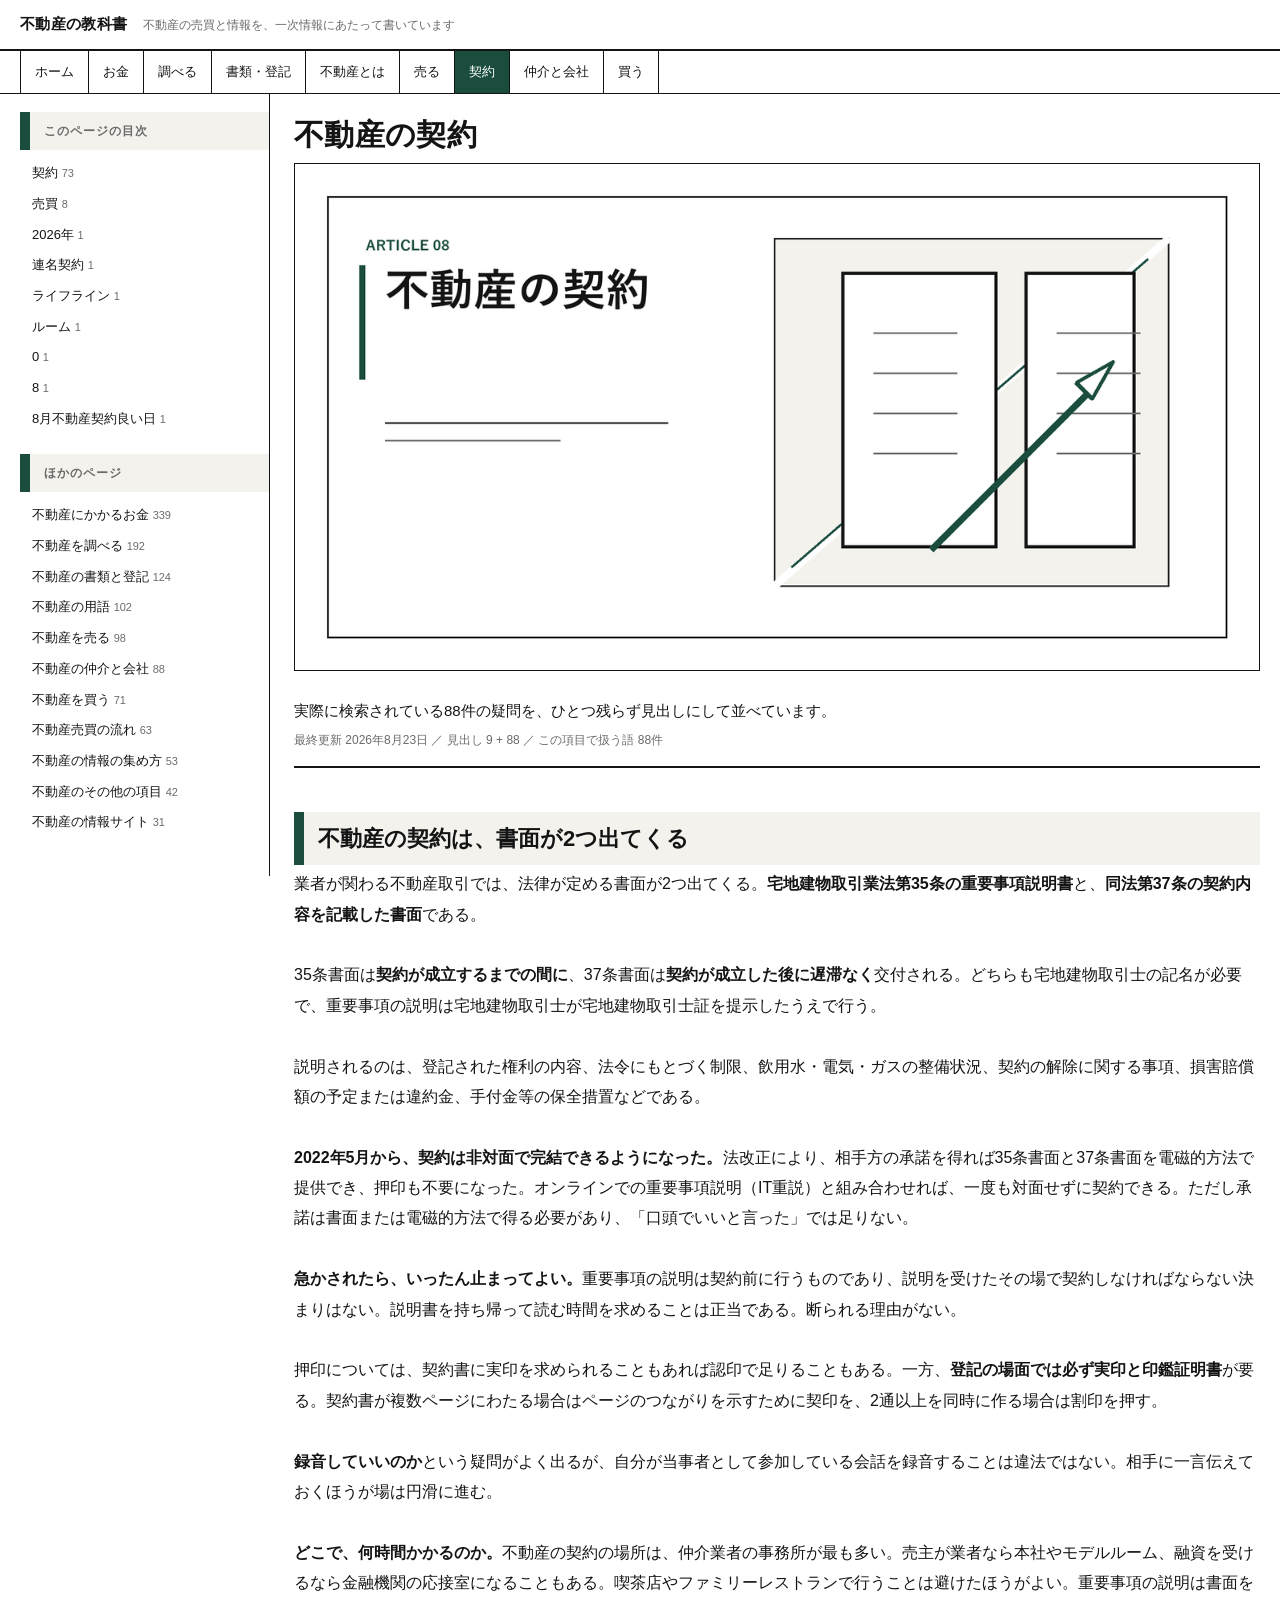
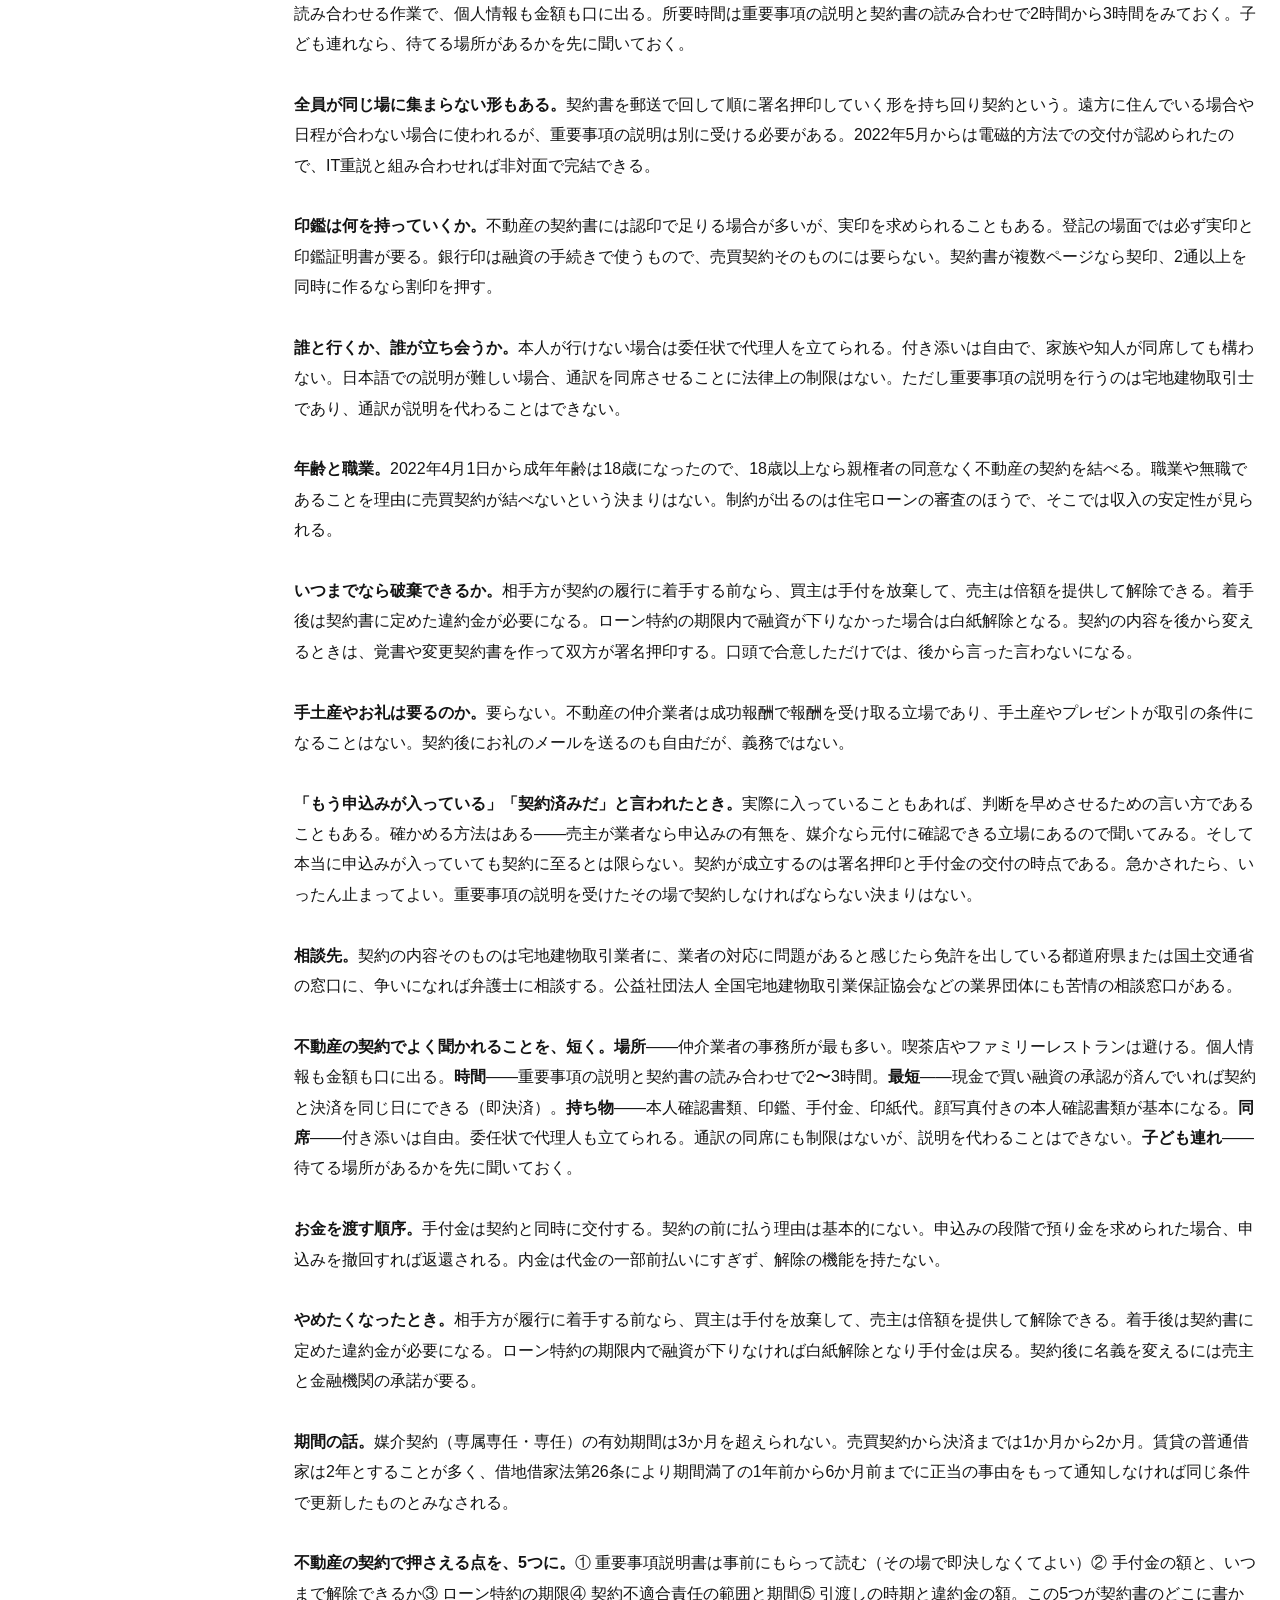
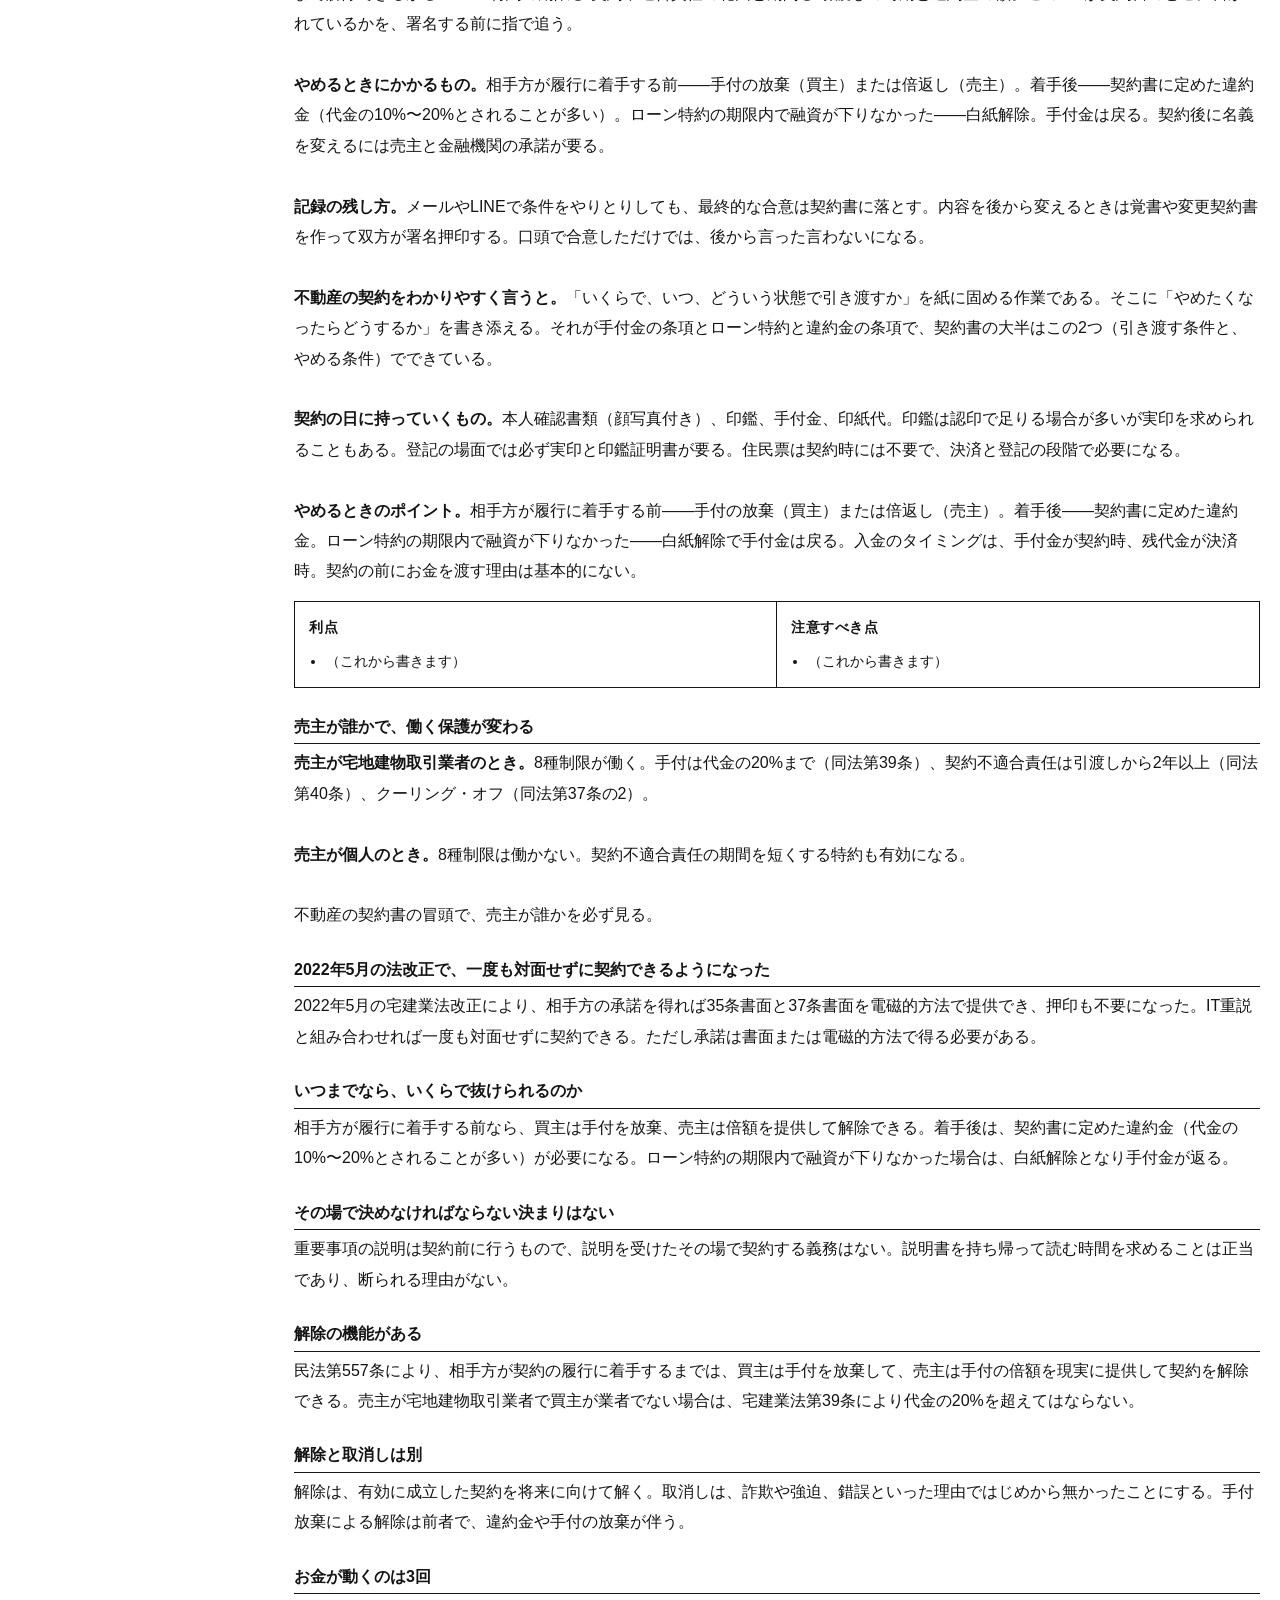
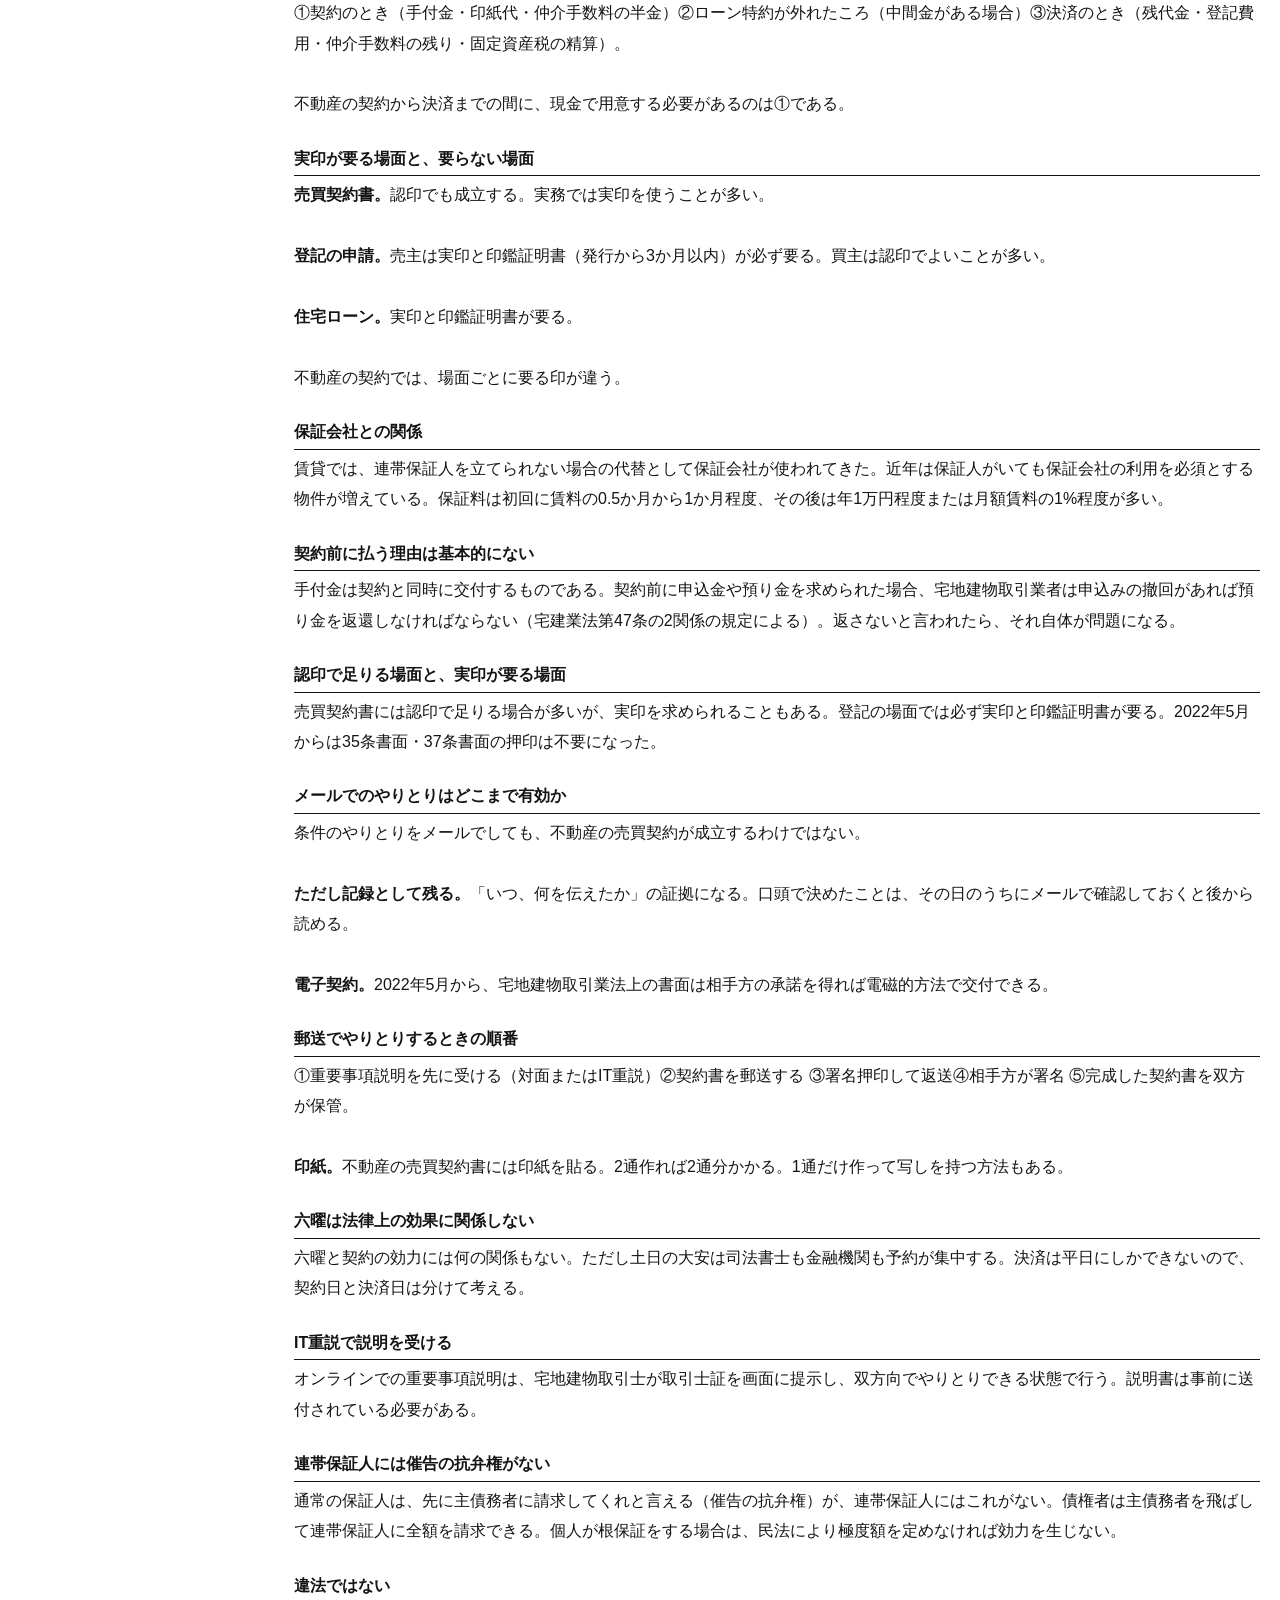
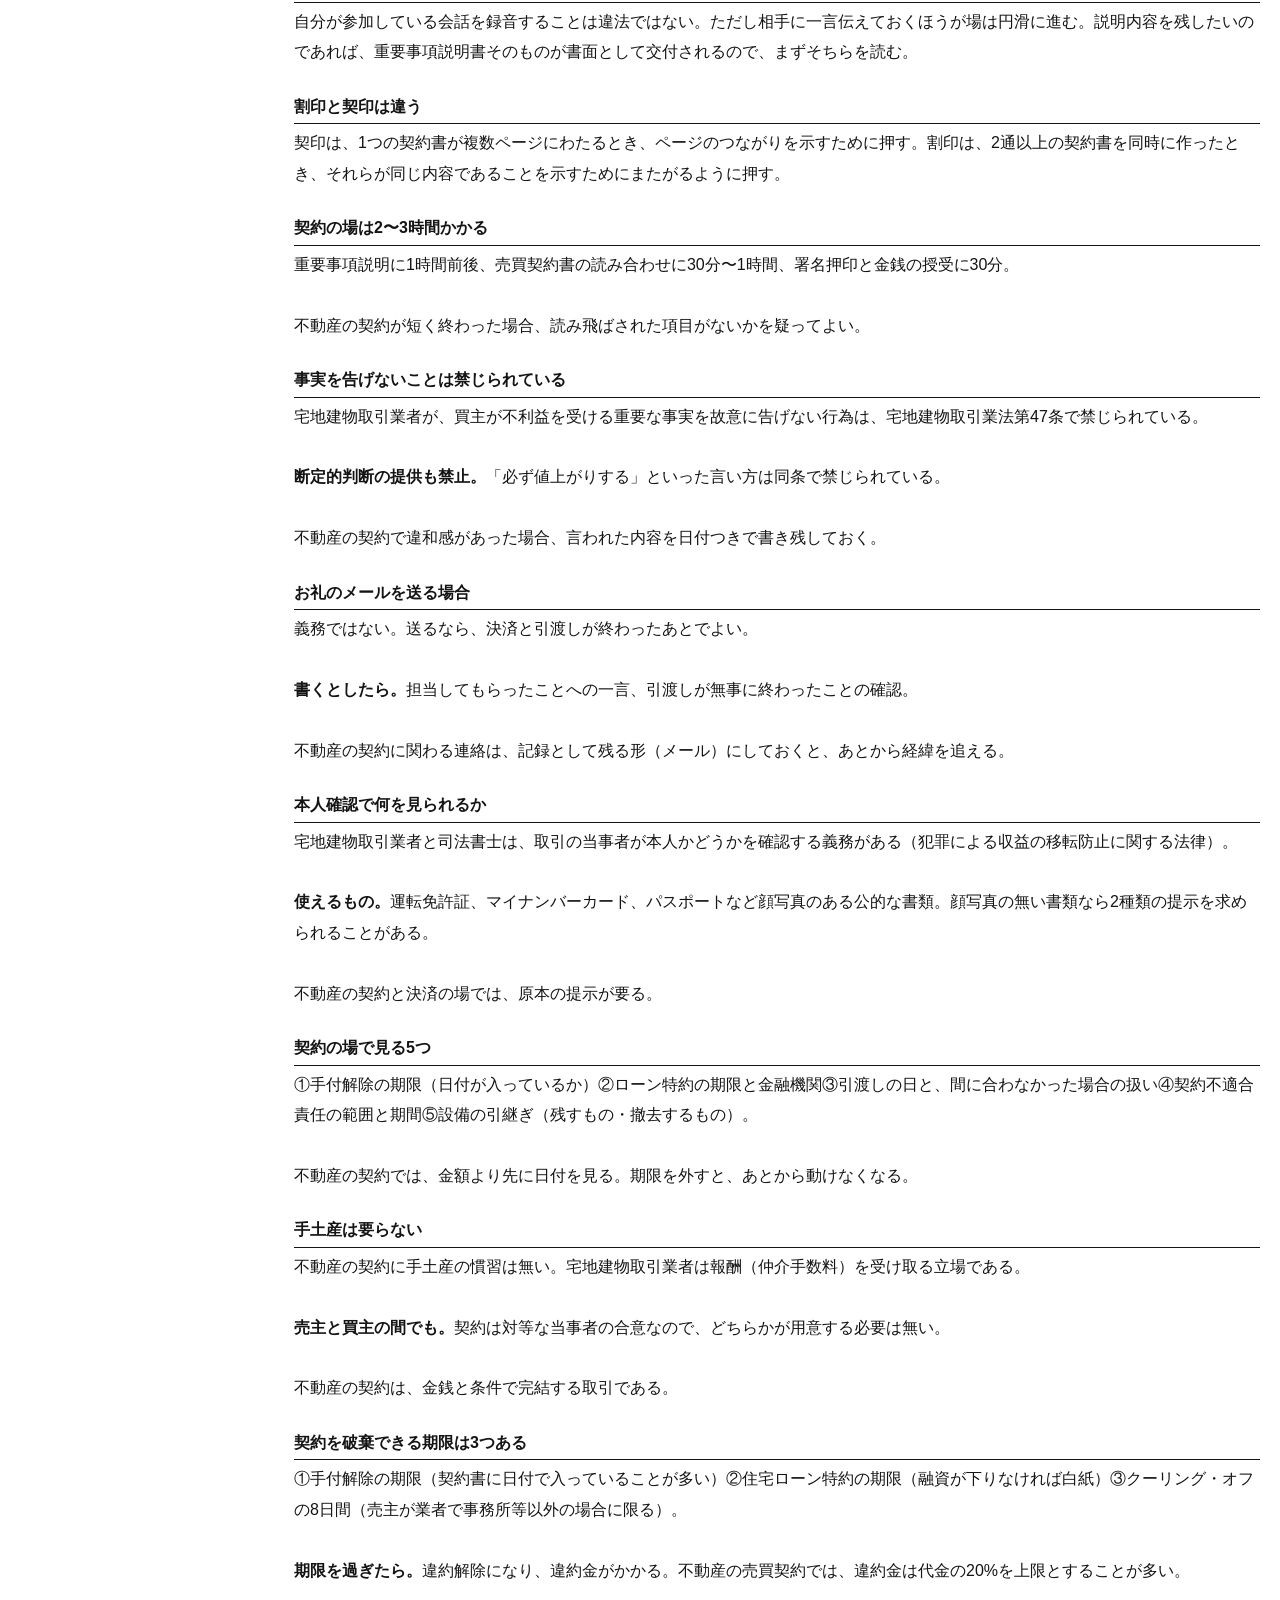
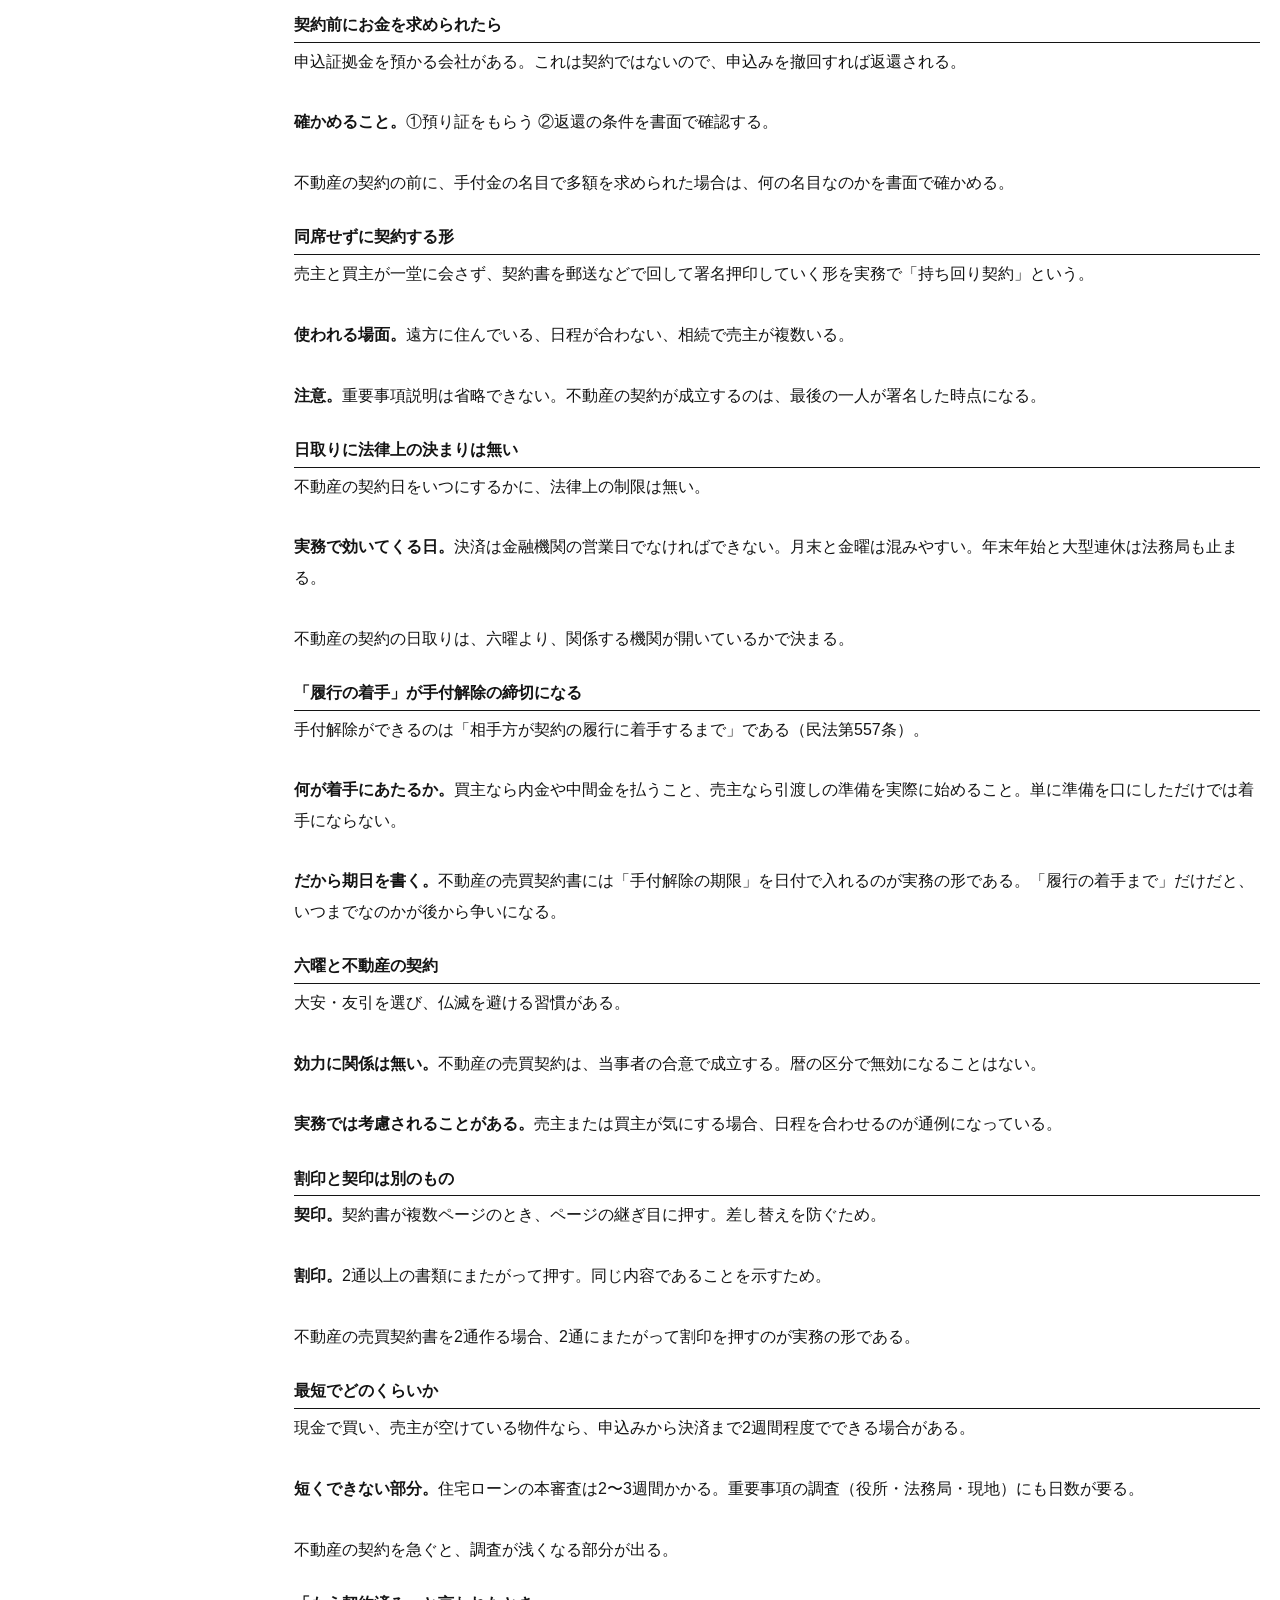
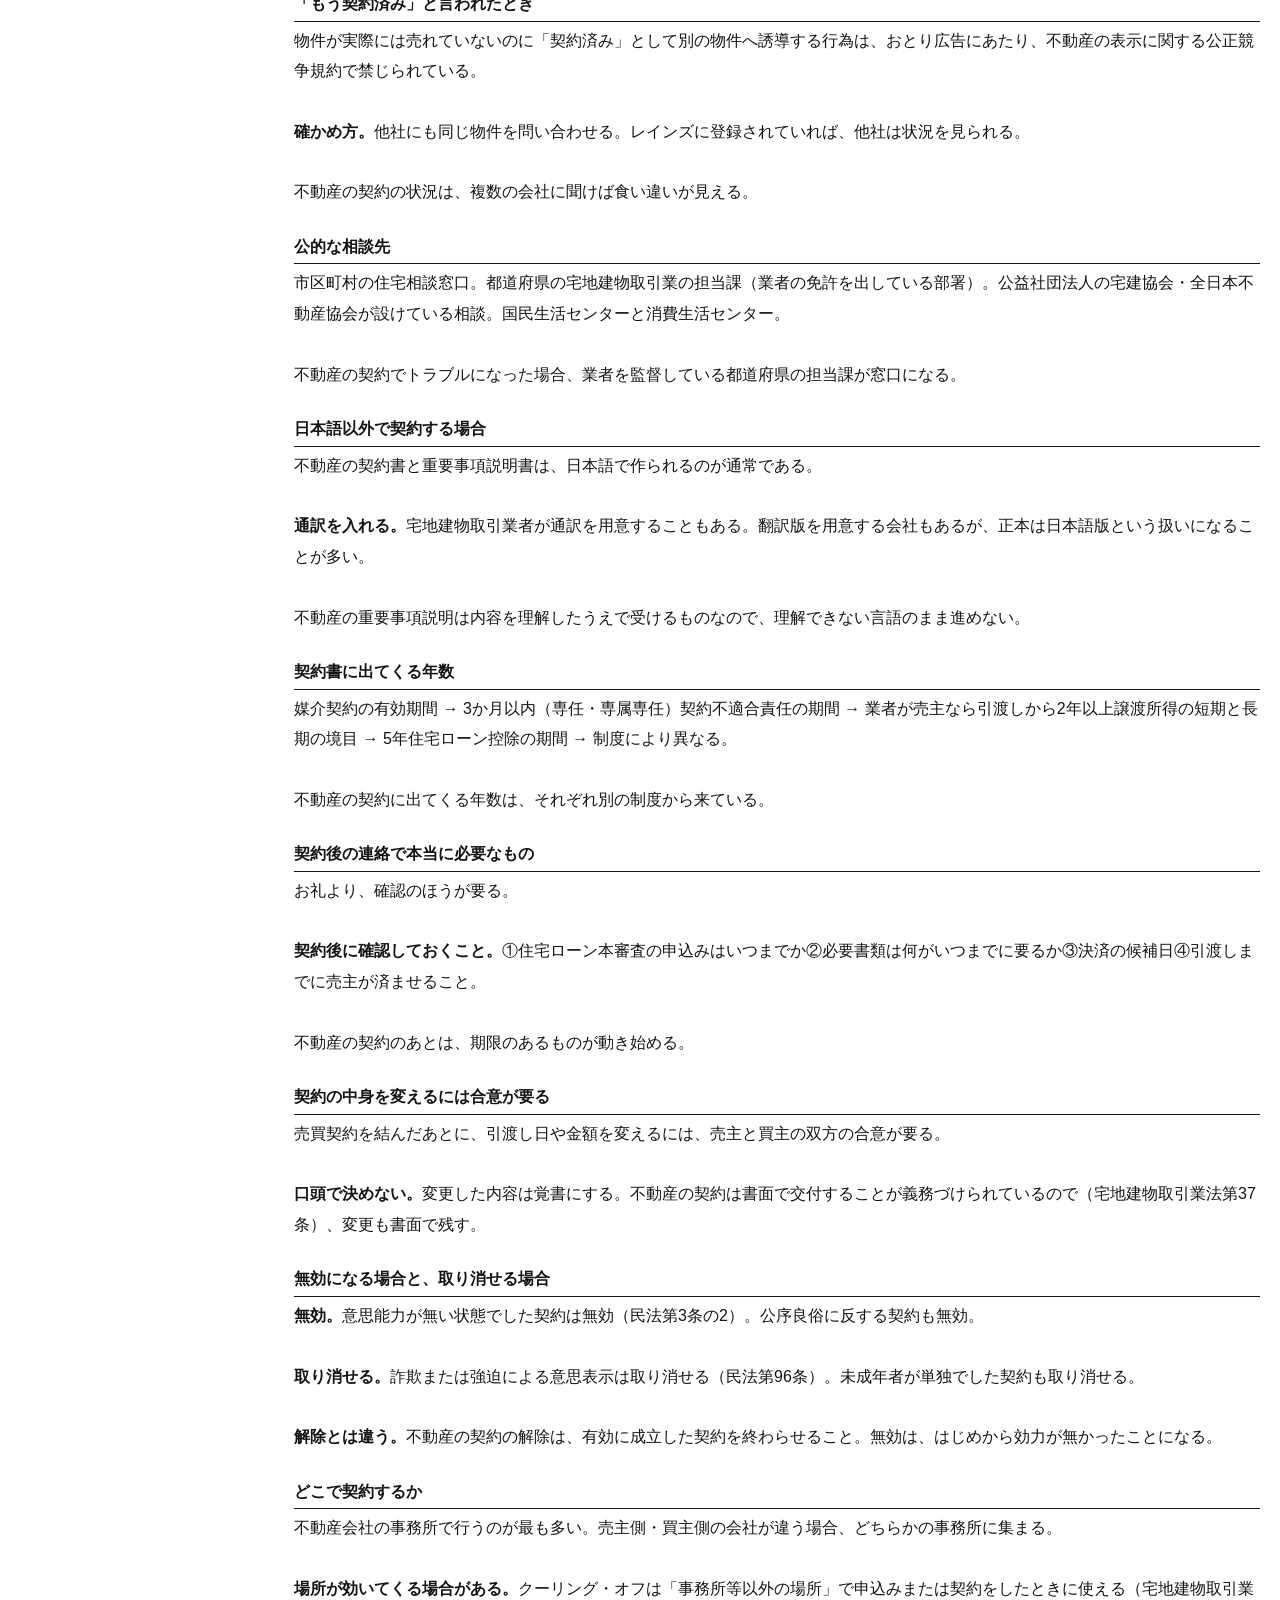
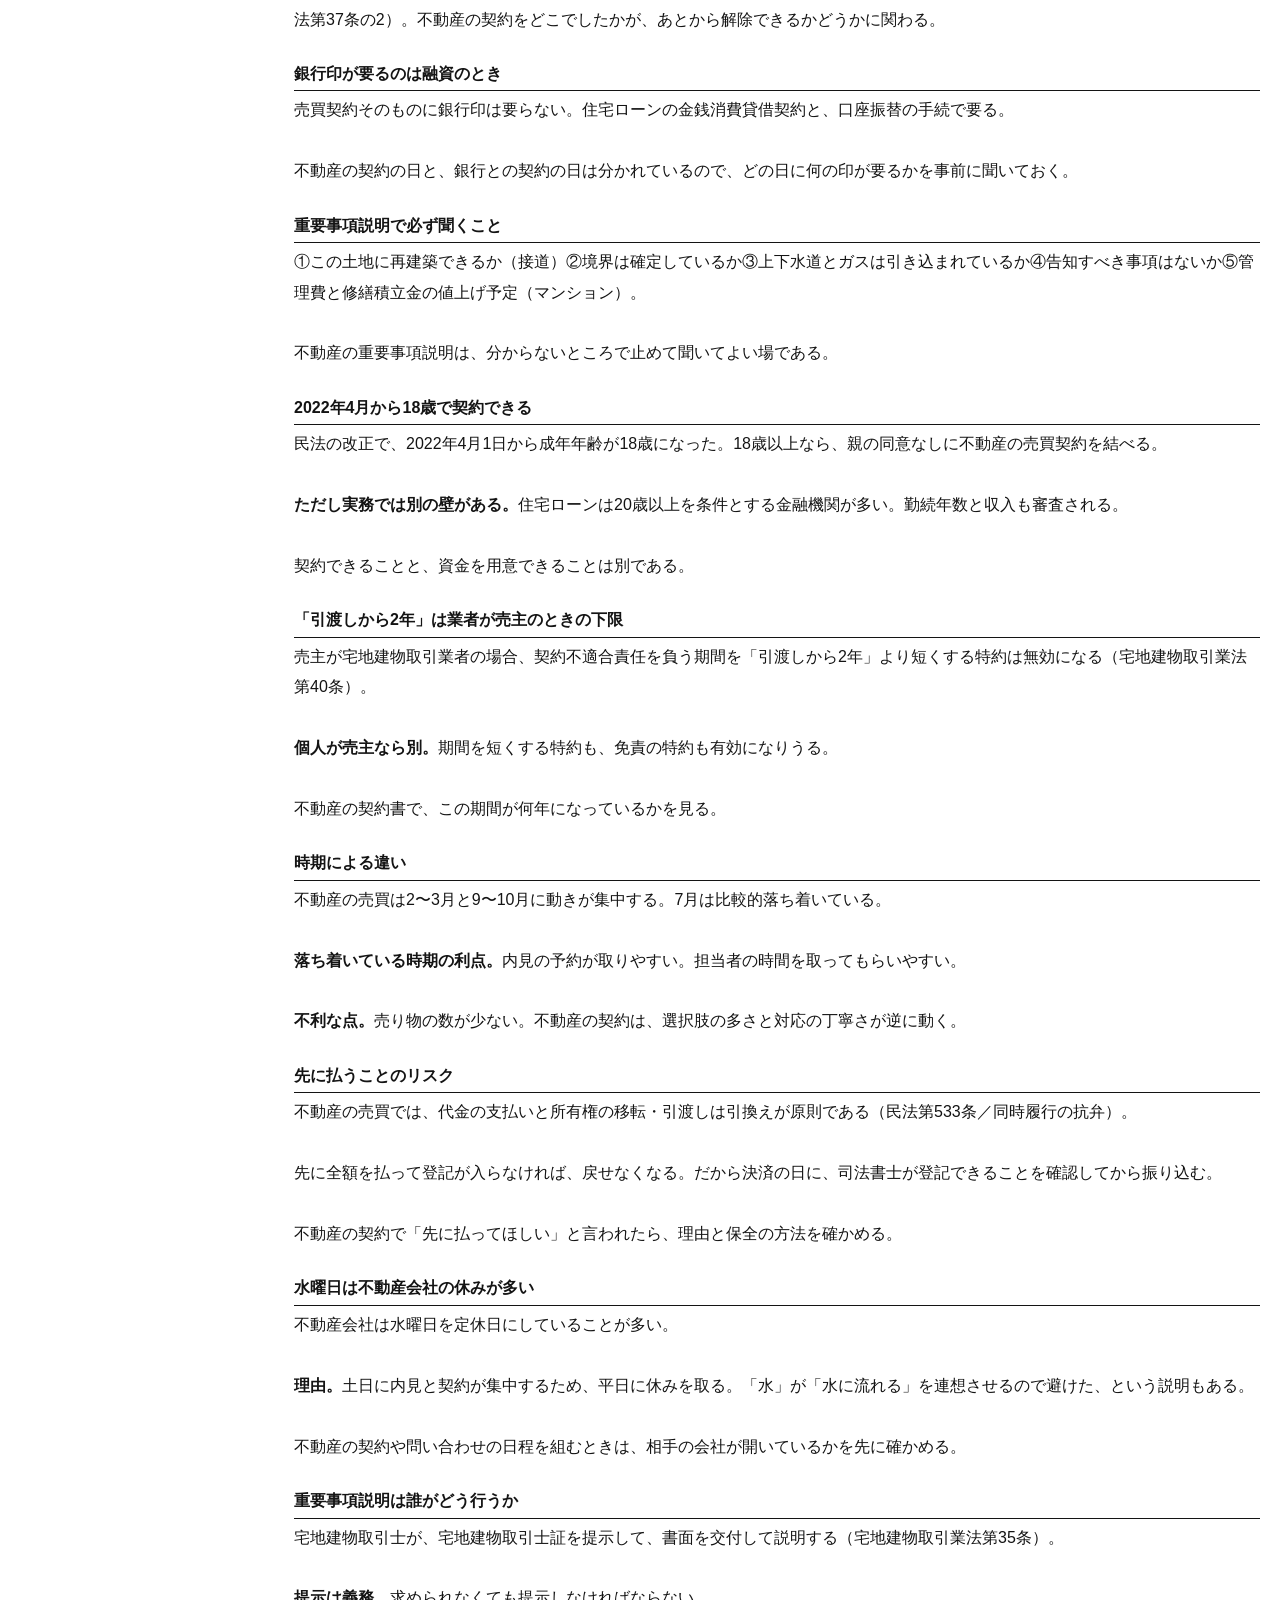
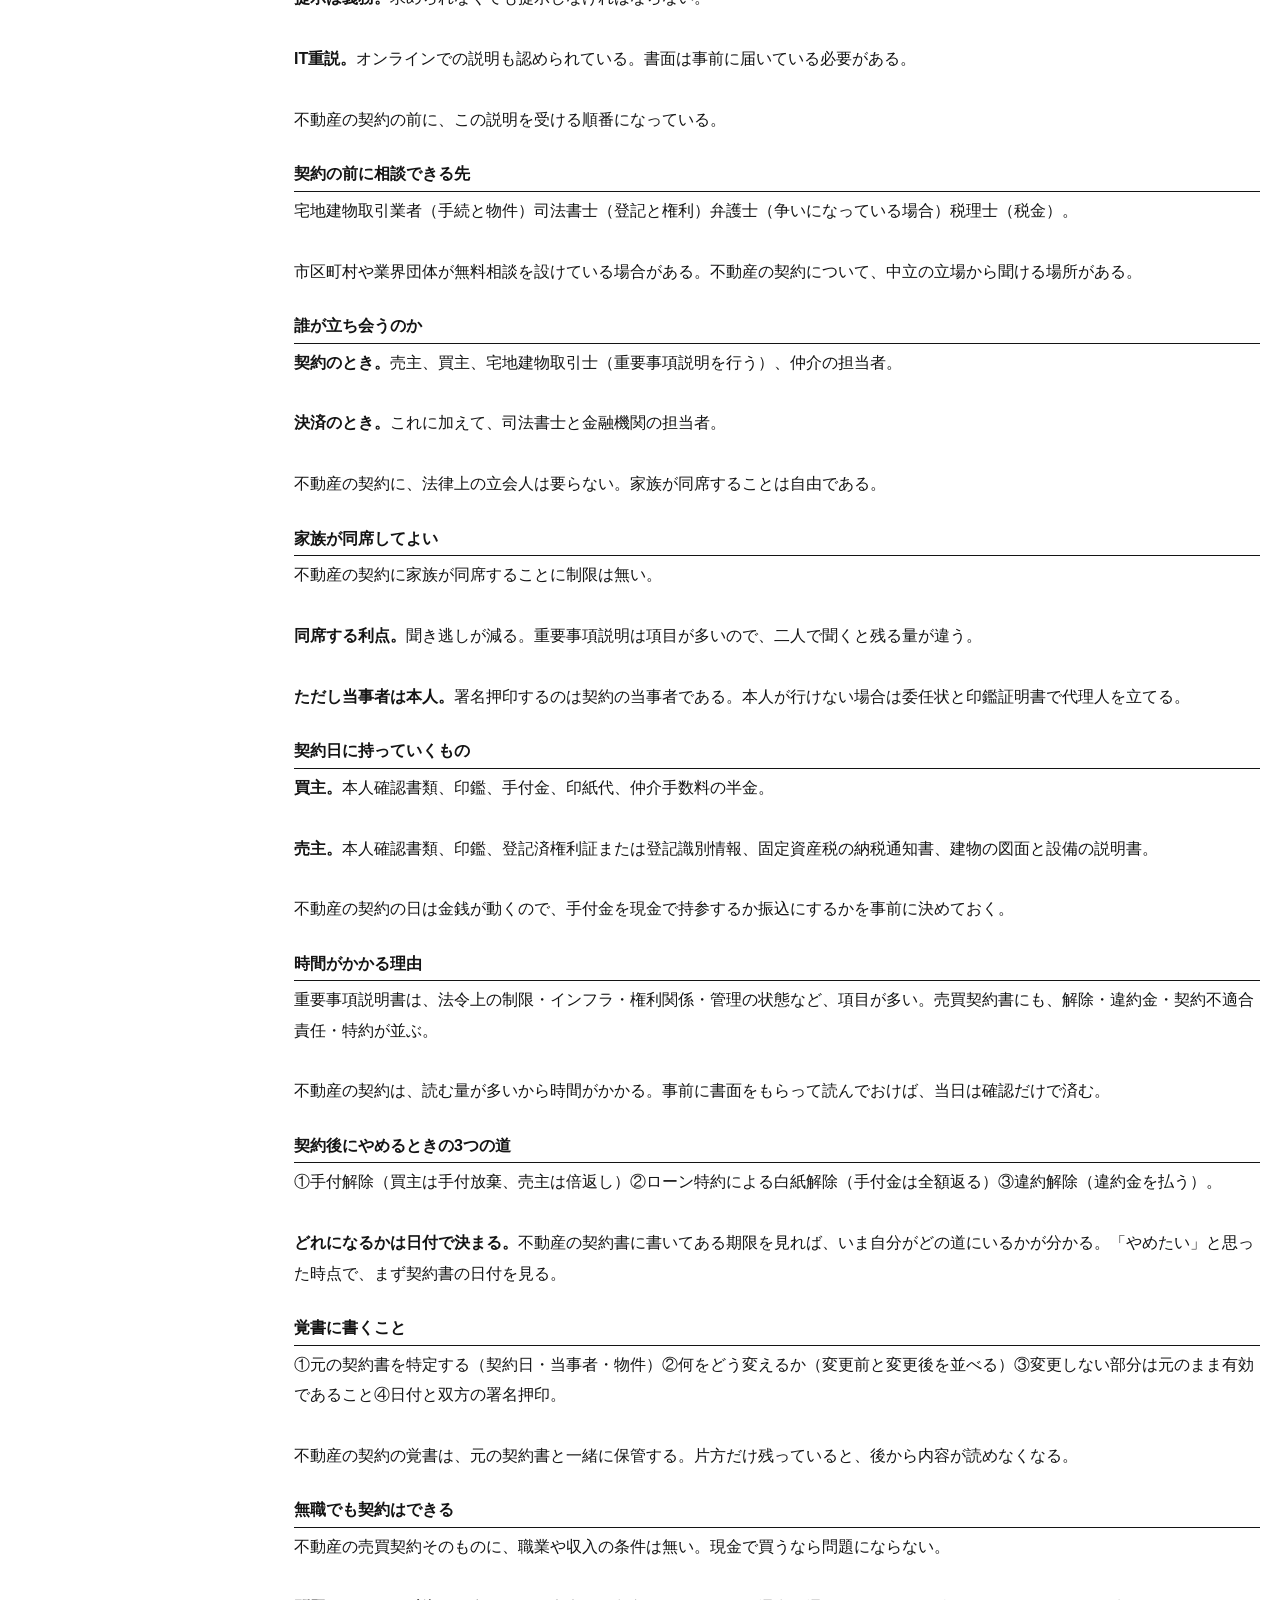
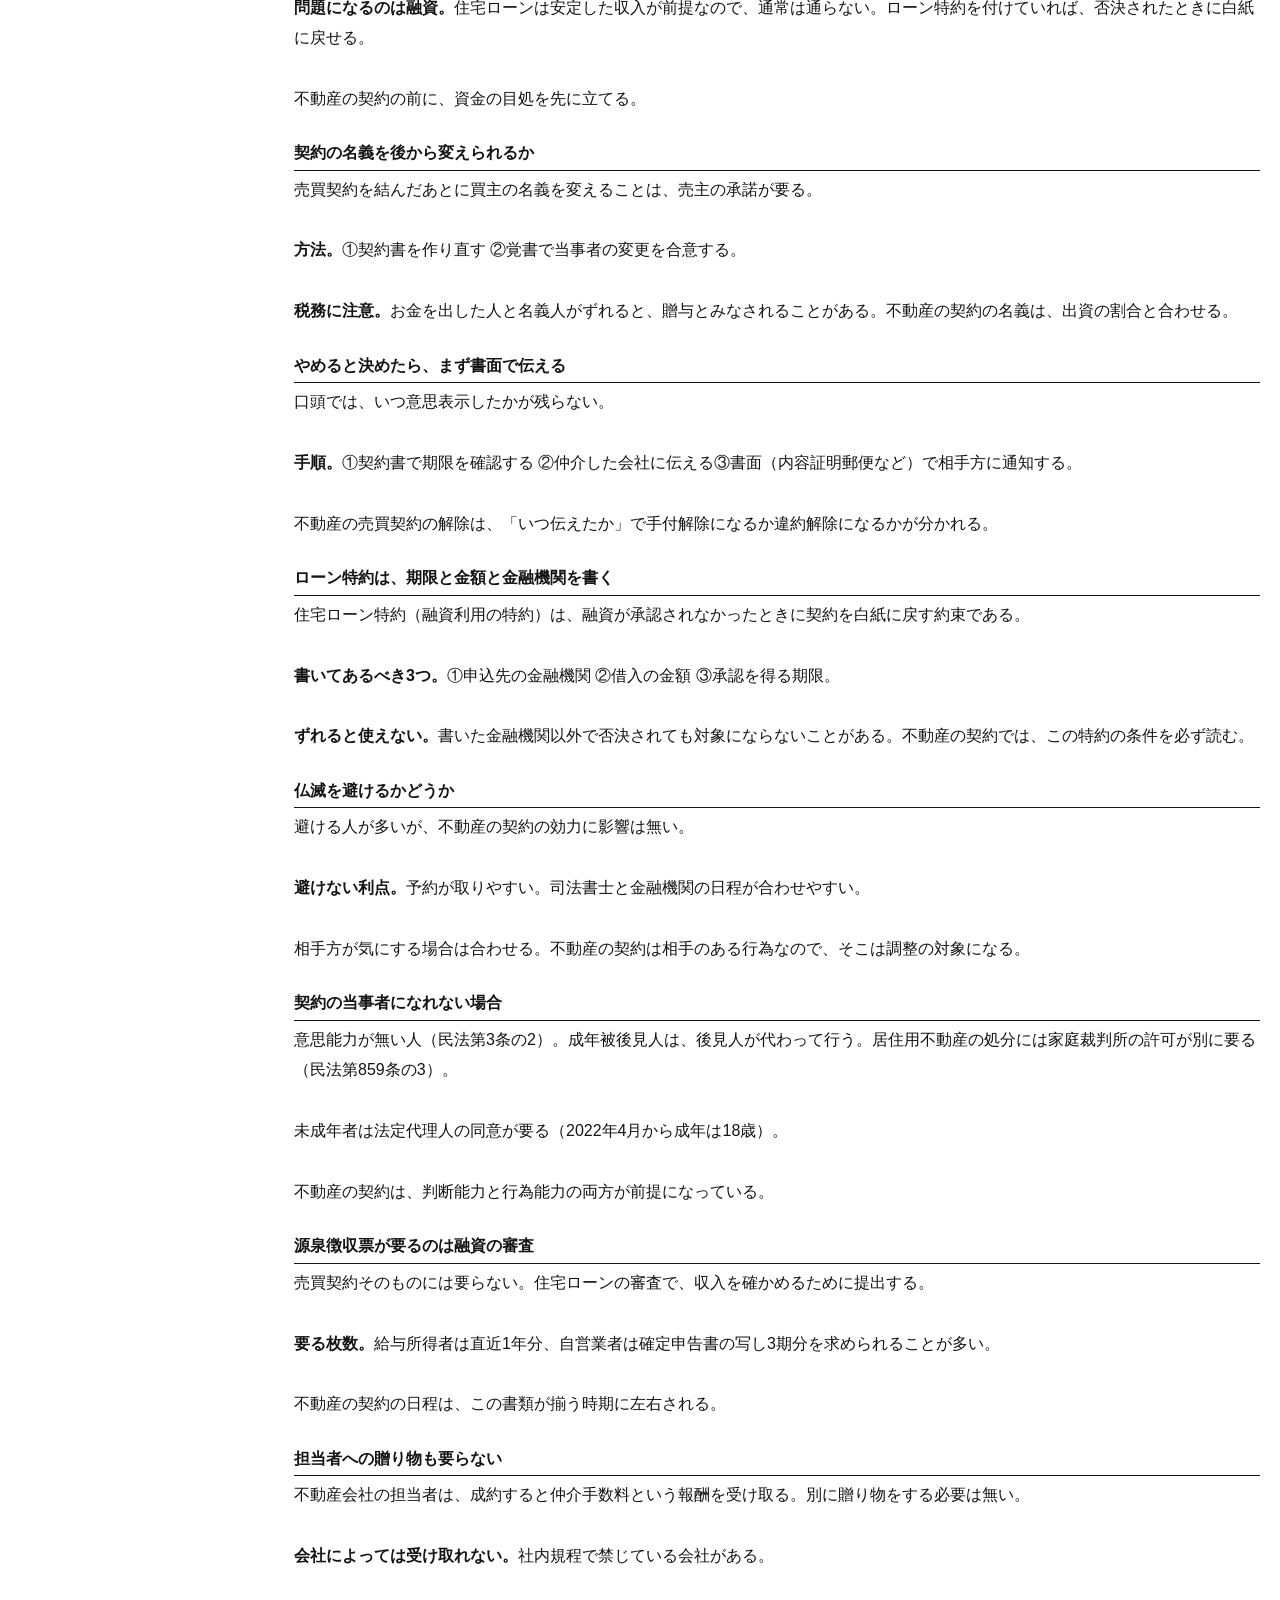
<file: contract/index.html>
<!doctype html>
<html lang="ja">
<head>
<meta charset="utf-8">
<meta name="viewport" content="width=device-width,initial-scale=1">
<title>35条書面と37条書面は別物です</title>
<meta name="description" content="重要事項説明はいつ誰がするのか、37条書面との違いはどこか。住宅ローンが通らなかったときに白紙へ戻せる特約、契約不適合責任、業者が売主のときだけ効く特約の制限（宅地建物取引業法第40条）">
<meta name="robots" content="index,follow,max-image-preview:large,max-snippet:-1,max-video-preview:-1">
<meta name="format-detection" content="telephone=no">
<meta name="theme-color" content="#1b4d3e">
<meta name="google-site-verification" content="yLRx-toV1wwOXIgkFKSKQW8SYN7P5XBVnxkAWqeWzIE">
<link rel="canonical" href="https://fudosan-akatsuki-system.work/contract/">
<meta property="og:locale" content="ja_JP">
<meta property="og:site_name" content="不動産の教科書">
<meta property="og:type" content="article">
<meta property="og:title" content="35条書面と37条書面は別物です">
<meta property="og:description" content="重要事項説明はいつ誰がするのか、37条書面との違いはどこか。住宅ローンが通らなかったときに白紙へ戻せる特約、契約不適合責任、業者が売主のときだけ効く特約の制限（宅地建物取引業法第40条）">
<meta property="og:url" content="https://fudosan-akatsuki-system.work/contract/">
<meta property="og:image" content="https://fudosan-akatsuki-system.work/img/og-v2/contract.jpg">
<meta property="og:image:secure_url" content="https://fudosan-akatsuki-system.work/img/og-v2/contract.jpg">
<meta property="og:image:type" content="image/jpeg">
<meta property="og:image:width" content="1200">
<meta property="og:image:height" content="630">
<meta property="og:image:alt" content="不動産の契約。重要事項説明・37条書面・ローン特約・解除">
<meta property="article:published_time" content="2026-08-23">
<meta property="article:modified_time" content="2026-08-23">
<meta name="twitter:card" content="summary_large_image">
<meta name="twitter:title" content="35条書面と37条書面は別物です">
<meta name="twitter:description" content="重要事項説明はいつ誰がするのか、37条書面との違いはどこか。住宅ローンが通らなかったときに白紙へ戻せる特約、契約不適合責任、業者が売主のときだけ効く特約の制限（宅地建物取引業法第40条）">
<meta name="twitter:image" content="https://fudosan-akatsuki-system.work/img/og-v2/contract.jpg">
<meta name="twitter:image:alt" content="不動産の契約。重要事項説明・37条書面・ローン特約・解除">
<link rel="icon" href="/favicon.ico" sizes="48x48">
<link rel="icon" type="image/png" sizes="48x48" href="/favicon-48x48.png">
<link rel="icon" type="image/png" sizes="32x32" href="/favicon-32x32.png">
<link rel="icon" type="image/png" sizes="16x16" href="/favicon-16x16.png">
<link rel="apple-touch-icon" sizes="180x180" href="/apple-touch-icon.png">
<link rel="manifest" href="/site.webmanifest">
<link rel="mask-icon" href="/safari-pinned-tab.svg" color="#1b4d3e">
<link rel="preload" as="style" href="/css/base.css">
<link rel="stylesheet" href="/css/base.css">
<script type="application/ld+json">{"@context": "https://schema.org", "@graph": [{"@type": "Organization", "@id": "https://fudosan-akatsuki-system.work/#org", "name": "不動産の教科書", "url": "https://fudosan-akatsuki-system.work/", "logo": {"@type": "ImageObject", "url": "https://fudosan-akatsuki-system.work/android-chrome-512x512.png", "width": 512, "height": 512}}, {"@type": "WebSite", "@id": "https://fudosan-akatsuki-system.work/#site", "name": "不動産の教科書", "url": "https://fudosan-akatsuki-system.work/", "inLanguage": "ja", "publisher": {"@id": "https://fudosan-akatsuki-system.work/#org"}}, {"@type": "Article", "@id": "https://fudosan-akatsuki-system.work/contract/#article", "headline": "不動産の契約", "description": "不動産の契約で気をつけること。35条書面（重要事項説明）と37条書面の違い、いつ誰が説明するのか、ローン特約、契約不適合責任と業者売主の特約制限（宅地建物取引業法第40条）、契約後のキャンセルと手付解除の期限、割り印、立会人、連名契約、契約を急かされたときの見方まで整理しました。連名契約や契約年数の扱いも書いています。", "inLanguage": "ja", "datePublished": "2026-08-23", "dateModified": "2026-08-23", "mainEntityOfPage": {"@type": "WebPage", "@id": "https://fudosan-akatsuki-system.work/contract/"}, "image": "https://fudosan-akatsuki-system.work/img/contract.png", "author": {"@id": "https://fudosan-akatsuki-system.work/#org"}, "publisher": {"@id": "https://fudosan-akatsuki-system.work/#org"}}, {"@type": "BreadcrumbList", "itemListElement": [{"@type": "ListItem", "position": 1, "name": "ホーム", "item": "https://fudosan-akatsuki-system.work/"}, {"@type": "ListItem", "position": 2, "name": "不動産の契約", "item": "https://fudosan-akatsuki-system.work/contract/"}]}]}</script>
</head>
<body>
<header class="head"><div class="in"><div class="site"><a href="/">不動産の教科書</a></div><div class="tag">不動産の売買と情報を、一次情報にあたって書いています</div></div></header>
<nav class="nav"><ul><li><a href="/">ホーム</a></li><li><a href="/money/">お金</a></li><li><a href="/research/">調べる</a></li><li><a href="/registry/">書類・登記</a></li><li><a href="/about/">不動産とは</a></li><li><a href="/sell/">売る</a></li><li><a href="/contract/" aria-current="page">契約</a></li><li><a href="/agent/">仲介と会社</a></li><li><a href="/buy/">買う</a></li></ul></nav>
<div class="wrap"><aside class="side"><h2>このページの目次</h2><ol><li><a href="#h2-0">契約 <span class="n">73</span></a></li><li><a href="#h2-1">売買 <span class="n">8</span></a></li><li><a href="#h2-2">2026年 <span class="n">1</span></a></li><li><a href="#h2-3">連名契約 <span class="n">1</span></a></li><li><a href="#h2-4">ライフライン <span class="n">1</span></a></li><li><a href="#h2-5">ルーム <span class="n">1</span></a></li><li><a href="#h2-6">0 <span class="n">1</span></a></li><li><a href="#h2-7">8 <span class="n">1</span></a></li><li><a href="#h2-8">8月不動産契約良い日 <span class="n">1</span></a></li></ol><h2>ほかのページ</h2><ol><li><a href="/money/">不動産にかかるお金 <span class="n">339</span></a></li><li><a href="/research/">不動産を調べる <span class="n">192</span></a></li><li><a href="/registry/">不動産の書類と登記 <span class="n">124</span></a></li><li><a href="/about/">不動産の用語 <span class="n">102</span></a></li><li><a href="/sell/">不動産を売る <span class="n">98</span></a></li><li><a href="/agent/">不動産の仲介と会社 <span class="n">88</span></a></li><li><a href="/buy/">不動産を買う <span class="n">71</span></a></li><li><a href="/flow/">不動産売買の流れ <span class="n">63</span></a></li><li><a href="/sources/">不動産の情報の集め方 <span class="n">53</span></a></li><li><a href="/misc/">不動産のその他の項目 <span class="n">42</span></a></li><li><a href="/portals/">不動産の情報サイト <span class="n">31</span></a></li></ol></aside><main><h1>不動産の契約</h1><img class="eye" src="/img/contract.png" alt="不動産の契約｜重要事項説明（35条書面）、37条書面、ローン特約、契約不適合責任" width="1200" height="630"><p class="lead">実際に検索されている88件の疑問を、ひとつ残らず見出しにして並べています。</p><p class="meta">最終更新 2026年8月23日 ／ 見出し 9 + 88 ／ この項目で扱う語 88件</p><h2 id="h2-0">不動産の契約は、書面が2つ出てくる</h2><p>業者が関わる不動産取引では、法律が定める書面が2つ出てくる。<b>宅地建物取引業法第35条の重要事項説明書</b>と、<b>同法第37条の契約内容を記載した書面</b>である。<br><br>35条書面は<b>契約が成立するまでの間に</b>、37条書面は<b>契約が成立した後に遅滞なく</b>交付される。どちらも宅地建物取引士の記名が必要で、重要事項の説明は宅地建物取引士が宅地建物取引士証を提示したうえで行う。<br><br>説明されるのは、登記された権利の内容、法令にもとづく制限、飲用水・電気・ガスの整備状況、契約の解除に関する事項、損害賠償額の予定または違約金、手付金等の保全措置などである。<br><br><b>2022年5月から、契約は非対面で完結できるようになった。</b>法改正により、相手方の承諾を得れば35条書面と37条書面を電磁的方法で提供でき、押印も不要になった。オンラインでの重要事項説明（IT重説）と組み合わせれば、一度も対面せずに契約できる。ただし承諾は書面または電磁的方法で得る必要があり、「口頭でいいと言った」では足りない。<br><br><b>急かされたら、いったん止まってよい。</b>重要事項の説明は契約前に行うものであり、説明を受けたその場で契約しなければならない決まりはない。説明書を持ち帰って読む時間を求めることは正当である。断られる理由がない。<br><br>押印については、契約書に実印を求められることもあれば認印で足りることもある。一方、<b>登記の場面では必ず実印と印鑑証明書</b>が要る。契約書が複数ページにわたる場合はページのつながりを示すために契印を、2通以上を同時に作る場合は割印を押す。<br><br><b>録音していいのか</b>という疑問がよく出るが、自分が当事者として参加している会話を録音することは違法ではない。相手に一言伝えておくほうが場は円滑に進む。<br><br><b>どこで、何時間かかるのか。</b>不動産の契約の場所は、仲介業者の事務所が最も多い。売主が業者なら本社やモデルルーム、融資を受けるなら金融機関の応接室になることもある。喫茶店やファミリーレストランで行うことは避けたほうがよい。重要事項の説明は書面を読み合わせる作業で、個人情報も金額も口に出る。所要時間は重要事項の説明と契約書の読み合わせで2時間から3時間をみておく。子ども連れなら、待てる場所があるかを先に聞いておく。<br><br><b>全員が同じ場に集まらない形もある。</b>契約書を郵送で回して順に署名押印していく形を持ち回り契約という。遠方に住んでいる場合や日程が合わない場合に使われるが、重要事項の説明は別に受ける必要がある。2022年5月からは電磁的方法での交付が認められたので、IT重説と組み合わせれば非対面で完結できる。<br><br><b>印鑑は何を持っていくか。</b>不動産の契約書には認印で足りる場合が多いが、実印を求められることもある。登記の場面では必ず実印と印鑑証明書が要る。銀行印は融資の手続きで使うもので、売買契約そのものには要らない。契約書が複数ページなら契印、2通以上を同時に作るなら割印を押す。<br><br><b>誰と行くか、誰が立ち会うか。</b>本人が行けない場合は委任状で代理人を立てられる。付き添いは自由で、家族や知人が同席しても構わない。日本語での説明が難しい場合、通訳を同席させることに法律上の制限はない。ただし重要事項の説明を行うのは宅地建物取引士であり、通訳が説明を代わることはできない。<br><br><b>年齢と職業。</b>2022年4月1日から成年年齢は18歳になったので、18歳以上なら親権者の同意なく不動産の契約を結べる。職業や無職であることを理由に売買契約が結べないという決まりはない。制約が出るのは住宅ローンの審査のほうで、そこでは収入の安定性が見られる。<br><br><b>いつまでなら破棄できるか。</b>相手方が契約の履行に着手する前なら、買主は手付を放棄して、売主は倍額を提供して解除できる。着手後は契約書に定めた違約金が必要になる。ローン特約の期限内で融資が下りなかった場合は白紙解除となる。契約の内容を後から変えるときは、覚書や変更契約書を作って双方が署名押印する。口頭で合意しただけでは、後から言った言わないになる。<br><br><b>手土産やお礼は要るのか。</b>要らない。不動産の仲介業者は成功報酬で報酬を受け取る立場であり、手土産やプレゼントが取引の条件になることはない。契約後にお礼のメールを送るのも自由だが、義務ではない。<br><br><b>「もう申込みが入っている」「契約済みだ」と言われたとき。</b>実際に入っていることもあれば、判断を早めさせるための言い方であることもある。確かめる方法はある——売主が業者なら申込みの有無を、媒介なら元付に確認できる立場にあるので聞いてみる。そして本当に申込みが入っていても契約に至るとは限らない。契約が成立するのは署名押印と手付金の交付の時点である。急かされたら、いったん止まってよい。重要事項の説明を受けたその場で契約しなければならない決まりはない。<br><br><b>相談先。</b>契約の内容そのものは宅地建物取引業者に、業者の対応に問題があると感じたら免許を出している都道府県または国土交通省の窓口に、争いになれば弁護士に相談する。公益社団法人 全国宅地建物取引業保証協会などの業界団体にも苦情の相談窓口がある。<br><br><b>不動産の契約でよく聞かれることを、短く。</b><b>場所</b>——仲介業者の事務所が最も多い。喫茶店やファミリーレストランは避ける。個人情報も金額も口に出る。<b>時間</b>——重要事項の説明と契約書の読み合わせで2〜3時間。<b>最短</b>——現金で買い融資の承認が済んでいれば契約と決済を同じ日にできる（即決済）。<b>持ち物</b>——本人確認書類、印鑑、手付金、印紙代。顔写真付きの本人確認書類が基本になる。<b>同席</b>——付き添いは自由。委任状で代理人も立てられる。通訳の同席にも制限はないが、説明を代わることはできない。<b>子ども連れ</b>——待てる場所があるかを先に聞いておく。<br><br><b>お金を渡す順序。</b>手付金は契約と同時に交付する。契約の前に払う理由は基本的にない。申込みの段階で預り金を求められた場合、申込みを撤回すれば返還される。内金は代金の一部前払いにすぎず、解除の機能を持たない。<br><br><b>やめたくなったとき。</b>相手方が履行に着手する前なら、買主は手付を放棄して、売主は倍額を提供して解除できる。着手後は契約書に定めた違約金が必要になる。ローン特約の期限内で融資が下りなければ白紙解除となり手付金は戻る。契約後に名義を変えるには売主と金融機関の承諾が要る。<br><br><b>期間の話。</b>媒介契約（専属専任・専任）の有効期間は3か月を超えられない。売買契約から決済までは1か月から2か月。賃貸の普通借家は2年とすることが多く、借地借家法第26条により期間満了の1年前から6か月前までに正当の事由をもって通知しなければ同じ条件で更新したものとみなされる。<br><br><b>不動産の契約で押さえる点を、5つに。</b>① 重要事項説明書は事前にもらって読む（その場で即決しなくてよい）② 手付金の額と、いつまで解除できるか③ ローン特約の期限④ 契約不適合責任の範囲と期間⑤ 引渡しの時期と違約金の額。この5つが契約書のどこに書かれているかを、署名する前に指で追う。<br><br><b>やめるときにかかるもの。</b>相手方が履行に着手する前——手付の放棄（買主）または倍返し（売主）。着手後——契約書に定めた違約金（代金の10%〜20%とされることが多い）。ローン特約の期限内で融資が下りなかった——白紙解除。手付金は戻る。契約後に名義を変えるには売主と金融機関の承諾が要る。<br><br><b>記録の残し方。</b>メールやLINEで条件をやりとりしても、最終的な合意は契約書に落とす。内容を後から変えるときは覚書や変更契約書を作って双方が署名押印する。口頭で合意しただけでは、後から言った言わないになる。<br><br><b>不動産の契約をわかりやすく言うと。</b>「いくらで、いつ、どういう状態で引き渡すか」を紙に固める作業である。そこに「やめたくなったらどうするか」を書き添える。それが手付金の条項とローン特約と違約金の条項で、契約書の大半はこの2つ（引き渡す条件と、やめる条件）でできている。<br><br><b>契約の日に持っていくもの。</b>本人確認書類（顔写真付き）、印鑑、手付金、印紙代。印鑑は認印で足りる場合が多いが実印を求められることもある。登記の場面では必ず実印と印鑑証明書が要る。住民票は契約時には不要で、決済と登記の段階で必要になる。<br><br><b>やめるときのポイント。</b>相手方が履行に着手する前——手付の放棄（買主）または倍返し（売主）。着手後——契約書に定めた違約金。ローン特約の期限内で融資が下りなかった——白紙解除で手付金は戻る。入金のタイミングは、手付金が契約時、残代金が決済時。契約の前にお金を渡す理由は基本的にない。</p><div class="md"><div><h4>利点</h4><ul><li>（これから書きます）</li></ul></div><div><h4>注意すべき点</h4><ul><li>（これから書きます）</li></ul></div></div><h3>売主が誰かで、働く保護が変わる</h3><p><b>売主が宅地建物取引業者のとき。</b>8種制限が働く。手付は代金の20%まで（同法第39条）、契約不適合責任は引渡しから2年以上（同法第40条）、クーリング・オフ（同法第37条の2）。<br><br><b>売主が個人のとき。</b>8種制限は働かない。契約不適合責任の期間を短くする特約も有効になる。<br><br>不動産の契約書の冒頭で、売主が誰かを必ず見る。</p><h3>2022年5月の法改正で、一度も対面せずに契約できるようになった</h3><p>2022年5月の宅建業法改正により、相手方の承諾を得れば35条書面と37条書面を電磁的方法で提供でき、押印も不要になった。IT重説と組み合わせれば一度も対面せずに契約できる。ただし承諾は書面または電磁的方法で得る必要がある。</p><h3>いつまでなら、いくらで抜けられるのか</h3><p>相手方が履行に着手する前なら、買主は手付を放棄、売主は倍額を提供して解除できる。着手後は、契約書に定めた違約金（代金の10%〜20%とされることが多い）が必要になる。ローン特約の期限内で融資が下りなかった場合は、白紙解除となり手付金が返る。</p><h3>その場で決めなければならない決まりはない</h3><p>重要事項の説明は契約前に行うもので、説明を受けたその場で契約する義務はない。説明書を持ち帰って読む時間を求めることは正当であり、断られる理由がない。</p><h3>解除の機能がある</h3><p>民法第557条により、相手方が契約の履行に着手するまでは、買主は手付を放棄して、売主は手付の倍額を現実に提供して契約を解除できる。売主が宅地建物取引業者で買主が業者でない場合は、宅建業法第39条により代金の20%を超えてはならない。</p><h3>解除と取消しは別</h3><p>解除は、有効に成立した契約を将来に向けて解く。取消しは、詐欺や強迫、錯誤といった理由ではじめから無かったことにする。手付放棄による解除は前者で、違約金や手付の放棄が伴う。</p><h3>お金が動くのは3回</h3><p>①契約のとき（手付金・印紙代・仲介手数料の半金）②ローン特約が外れたころ（中間金がある場合）③決済のとき（残代金・登記費用・仲介手数料の残り・固定資産税の精算）。<br><br>不動産の契約から決済までの間に、現金で用意する必要があるのは①である。</p><h3>実印が要る場面と、要らない場面</h3><p><b>売買契約書。</b>認印でも成立する。実務では実印を使うことが多い。<br><br><b>登記の申請。</b>売主は実印と印鑑証明書（発行から3か月以内）が必ず要る。買主は認印でよいことが多い。<br><br><b>住宅ローン。</b>実印と印鑑証明書が要る。<br><br>不動産の契約では、場面ごとに要る印が違う。</p><h3>保証会社との関係</h3><p>賃貸では、連帯保証人を立てられない場合の代替として保証会社が使われてきた。近年は保証人がいても保証会社の利用を必須とする物件が増えている。保証料は初回に賃料の0.5か月から1か月程度、その後は年1万円程度または月額賃料の1%程度が多い。</p><h3>契約前に払う理由は基本的にない</h3><p>手付金は契約と同時に交付するものである。契約前に申込金や預り金を求められた場合、宅地建物取引業者は申込みの撤回があれば預り金を返還しなければならない（宅建業法第47条の2関係の規定による）。返さないと言われたら、それ自体が問題になる。</p><h3>認印で足りる場面と、実印が要る場面</h3><p>売買契約書には認印で足りる場合が多いが、実印を求められることもある。登記の場面では必ず実印と印鑑証明書が要る。2022年5月からは35条書面・37条書面の押印は不要になった。</p><h3>メールでのやりとりはどこまで有効か</h3><p>条件のやりとりをメールでしても、不動産の売買契約が成立するわけではない。<br><br><b>ただし記録として残る。</b>「いつ、何を伝えたか」の証拠になる。口頭で決めたことは、その日のうちにメールで確認しておくと後から読める。<br><br><b>電子契約。</b>2022年5月から、宅地建物取引業法上の書面は相手方の承諾を得れば電磁的方法で交付できる。</p><h3>郵送でやりとりするときの順番</h3><p>①重要事項説明を先に受ける（対面またはIT重説）②契約書を郵送する ③署名押印して返送④相手方が署名 ⑤完成した契約書を双方が保管。<br><br><b>印紙。</b>不動産の売買契約書には印紙を貼る。2通作れば2通分かかる。1通だけ作って写しを持つ方法もある。</p><h3>六曜は法律上の効果に関係しない</h3><p>六曜と契約の効力には何の関係もない。ただし土日の大安は司法書士も金融機関も予約が集中する。決済は平日にしかできないので、契約日と決済日は分けて考える。</p><h3>IT重説で説明を受ける</h3><p>オンラインでの重要事項説明は、宅地建物取引士が取引士証を画面に提示し、双方向でやりとりできる状態で行う。説明書は事前に送付されている必要がある。</p><h3>連帯保証人には催告の抗弁権がない</h3><p>通常の保証人は、先に主債務者に請求してくれと言える（催告の抗弁権）が、連帯保証人にはこれがない。債権者は主債務者を飛ばして連帯保証人に全額を請求できる。個人が根保証をする場合は、民法により極度額を定めなければ効力を生じない。</p><h3>違法ではない</h3><p>自分が参加している会話を録音することは違法ではない。ただし相手に一言伝えておくほうが場は円滑に進む。説明内容を残したいのであれば、重要事項説明書そのものが書面として交付されるので、まずそちらを読む。</p><h3>割印と契印は違う</h3><p>契印は、1つの契約書が複数ページにわたるとき、ページのつながりを示すために押す。割印は、2通以上の契約書を同時に作ったとき、それらが同じ内容であることを示すためにまたがるように押す。</p><h3>契約の場は2〜3時間かかる</h3><p>重要事項説明に1時間前後、売買契約書の読み合わせに30分〜1時間、署名押印と金銭の授受に30分。<br><br>不動産の契約が短く終わった場合、読み飛ばされた項目がないかを疑ってよい。</p><h3>事実を告げないことは禁じられている</h3><p>宅地建物取引業者が、買主が不利益を受ける重要な事実を故意に告げない行為は、宅地建物取引業法第47条で禁じられている。<br><br><b>断定的判断の提供も禁止。</b>「必ず値上がりする」といった言い方は同条で禁じられている。<br><br>不動産の契約で違和感があった場合、言われた内容を日付つきで書き残しておく。</p><h3>お礼のメールを送る場合</h3><p>義務ではない。送るなら、決済と引渡しが終わったあとでよい。<br><br><b>書くとしたら。</b>担当してもらったことへの一言、引渡しが無事に終わったことの確認。<br><br>不動産の契約に関わる連絡は、記録として残る形（メール）にしておくと、あとから経緯を追える。</p><h3>本人確認で何を見られるか</h3><p>宅地建物取引業者と司法書士は、取引の当事者が本人かどうかを確認する義務がある（犯罪による収益の移転防止に関する法律）。<br><br><b>使えるもの。</b>運転免許証、マイナンバーカード、パスポートなど顔写真のある公的な書類。顔写真の無い書類なら2種類の提示を求められることがある。<br><br>不動産の契約と決済の場では、原本の提示が要る。</p><h3>契約の場で見る5つ</h3><p>①手付解除の期限（日付が入っているか）②ローン特約の期限と金融機関③引渡しの日と、間に合わなかった場合の扱い④契約不適合責任の範囲と期間⑤設備の引継ぎ（残すもの・撤去するもの）。<br><br>不動産の契約では、金額より先に日付を見る。期限を外すと、あとから動けなくなる。</p><h3>手土産は要らない</h3><p>不動産の契約に手土産の慣習は無い。宅地建物取引業者は報酬（仲介手数料）を受け取る立場である。<br><br><b>売主と買主の間でも。</b>契約は対等な当事者の合意なので、どちらかが用意する必要は無い。<br><br>不動産の契約は、金銭と条件で完結する取引である。</p><h3>契約を破棄できる期限は3つある</h3><p>①手付解除の期限（契約書に日付で入っていることが多い）②住宅ローン特約の期限（融資が下りなければ白紙）③クーリング・オフの8日間（売主が業者で事務所等以外の場合に限る）。<br><br><b>期限を過ぎたら。</b>違約解除になり、違約金がかかる。不動産の売買契約では、違約金は代金の20%を上限とすることが多い。</p><h3>契約前にお金を求められたら</h3><p>申込証拠金を預かる会社がある。これは契約ではないので、申込みを撤回すれば返還される。<br><br><b>確かめること。</b>①預り証をもらう ②返還の条件を書面で確認する。<br><br>不動産の契約の前に、手付金の名目で多額を求められた場合は、何の名目なのかを書面で確かめる。</p><h3>同席せずに契約する形</h3><p>売主と買主が一堂に会さず、契約書を郵送などで回して署名押印していく形を実務で「持ち回り契約」という。<br><br><b>使われる場面。</b>遠方に住んでいる、日程が合わない、相続で売主が複数いる。<br><br><b>注意。</b>重要事項説明は省略できない。不動産の契約が成立するのは、最後の一人が署名した時点になる。</p><h3>日取りに法律上の決まりは無い</h3><p>不動産の契約日をいつにするかに、法律上の制限は無い。<br><br><b>実務で効いてくる日。</b>決済は金融機関の営業日でなければできない。月末と金曜は混みやすい。年末年始と大型連休は法務局も止まる。<br><br>不動産の契約の日取りは、六曜より、関係する機関が開いているかで決まる。</p><h3>「履行の着手」が手付解除の締切になる</h3><p>手付解除ができるのは「相手方が契約の履行に着手するまで」である（民法第557条）。<br><br><b>何が着手にあたるか。</b>買主なら内金や中間金を払うこと、売主なら引渡しの準備を実際に始めること。単に準備を口にしただけでは着手にならない。<br><br><b>だから期日を書く。</b>不動産の売買契約書には「手付解除の期限」を日付で入れるのが実務の形である。「履行の着手まで」だけだと、いつまでなのかが後から争いになる。</p><h3>六曜と不動産の契約</h3><p>大安・友引を選び、仏滅を避ける習慣がある。<br><br><b>効力に関係は無い。</b>不動産の売買契約は、当事者の合意で成立する。暦の区分で無効になることはない。<br><br><b>実務では考慮されることがある。</b>売主または買主が気にする場合、日程を合わせるのが通例になっている。</p><h3>割印と契印は別のもの</h3><p><b>契印。</b>契約書が複数ページのとき、ページの継ぎ目に押す。差し替えを防ぐため。<br><br><b>割印。</b>2通以上の書類にまたがって押す。同じ内容であることを示すため。<br><br>不動産の売買契約書を2通作る場合、2通にまたがって割印を押すのが実務の形である。</p><h3>最短でどのくらいか</h3><p>現金で買い、売主が空けている物件なら、申込みから決済まで2週間程度でできる場合がある。<br><br><b>短くできない部分。</b>住宅ローンの本審査は2〜3週間かかる。重要事項の調査（役所・法務局・現地）にも日数が要る。<br><br>不動産の契約を急ぐと、調査が浅くなる部分が出る。</p><h3>「もう契約済み」と言われたとき</h3><p>物件が実際には売れていないのに「契約済み」として別の物件へ誘導する行為は、おとり広告にあたり、不動産の表示に関する公正競争規約で禁じられている。<br><br><b>確かめ方。</b>他社にも同じ物件を問い合わせる。レインズに登録されていれば、他社は状況を見られる。<br><br>不動産の契約の状況は、複数の会社に聞けば食い違いが見える。</p><h3>公的な相談先</h3><p>市区町村の住宅相談窓口。都道府県の宅地建物取引業の担当課（業者の免許を出している部署）。公益社団法人の宅建協会・全日本不動産協会が設けている相談。国民生活センターと消費生活センター。<br><br>不動産の契約でトラブルになった場合、業者を監督している都道府県の担当課が窓口になる。</p><h3>日本語以外で契約する場合</h3><p>不動産の契約書と重要事項説明書は、日本語で作られるのが通常である。<br><br><b>通訳を入れる。</b>宅地建物取引業者が通訳を用意することもある。翻訳版を用意する会社もあるが、正本は日本語版という扱いになることが多い。<br><br>不動産の重要事項説明は内容を理解したうえで受けるものなので、理解できない言語のまま進めない。</p><h3>契約書に出てくる年数</h3><p>媒介契約の有効期間 → 3か月以内（専任・専属専任）契約不適合責任の期間 → 業者が売主なら引渡しから2年以上譲渡所得の短期と長期の境目 → 5年住宅ローン控除の期間 → 制度により異なる。<br><br>不動産の契約に出てくる年数は、それぞれ別の制度から来ている。</p><h3>契約後の連絡で本当に必要なもの</h3><p>お礼より、確認のほうが要る。<br><br><b>契約後に確認しておくこと。</b>①住宅ローン本審査の申込みはいつまでか②必要書類は何がいつまでに要るか③決済の候補日④引渡しまでに売主が済ませること。<br><br>不動産の契約のあとは、期限のあるものが動き始める。</p><h3>契約の中身を変えるには合意が要る</h3><p>売買契約を結んだあとに、引渡し日や金額を変えるには、売主と買主の双方の合意が要る。<br><br><b>口頭で決めない。</b>変更した内容は覚書にする。不動産の契約は書面で交付することが義務づけられているので（宅地建物取引業法第37条）、変更も書面で残す。</p><h3>無効になる場合と、取り消せる場合</h3><p><b>無効。</b>意思能力が無い状態でした契約は無効（民法第3条の2）。公序良俗に反する契約も無効。<br><br><b>取り消せる。</b>詐欺または強迫による意思表示は取り消せる（民法第96条）。未成年者が単独でした契約も取り消せる。<br><br><b>解除とは違う。</b>不動産の契約の解除は、有効に成立した契約を終わらせること。無効は、はじめから効力が無かったことになる。</p><h3>どこで契約するか</h3><p>不動産会社の事務所で行うのが最も多い。売主側・買主側の会社が違う場合、どちらかの事務所に集まる。<br><br><b>場所が効いてくる場合がある。</b>クーリング・オフは「事務所等以外の場所」で申込みまたは契約をしたときに使える（宅地建物取引業法第37条の2）。不動産の契約をどこでしたかが、あとから解除できるかどうかに関わる。</p><h3>銀行印が要るのは融資のとき</h3><p>売買契約そのものに銀行印は要らない。住宅ローンの金銭消費貸借契約と、口座振替の手続で要る。<br><br>不動産の契約の日と、銀行との契約の日は分かれているので、どの日に何の印が要るかを事前に聞いておく。</p><h3>重要事項説明で必ず聞くこと</h3><p>①この土地に再建築できるか（接道）②境界は確定しているか③上下水道とガスは引き込まれているか④告知すべき事項はないか⑤管理費と修繕積立金の値上げ予定（マンション）。<br><br>不動産の重要事項説明は、分からないところで止めて聞いてよい場である。</p><h3>2022年4月から18歳で契約できる</h3><p>民法の改正で、2022年4月1日から成年年齢が18歳になった。18歳以上なら、親の同意なしに不動産の売買契約を結べる。<br><br><b>ただし実務では別の壁がある。</b>住宅ローンは20歳以上を条件とする金融機関が多い。勤続年数と収入も審査される。<br><br>契約できることと、資金を用意できることは別である。</p><h3>「引渡しから2年」は業者が売主のときの下限</h3><p>売主が宅地建物取引業者の場合、契約不適合責任を負う期間を「引渡しから2年」より短くする特約は無効になる（宅地建物取引業法第40条）。<br><br><b>個人が売主なら別。</b>期間を短くする特約も、免責の特約も有効になりうる。<br><br>不動産の契約書で、この期間が何年になっているかを見る。</p><h3>時期による違い</h3><p>不動産の売買は2〜3月と9〜10月に動きが集中する。7月は比較的落ち着いている。<br><br><b>落ち着いている時期の利点。</b>内見の予約が取りやすい。担当者の時間を取ってもらいやすい。<br><br><b>不利な点。</b>売り物の数が少ない。不動産の契約は、選択肢の多さと対応の丁寧さが逆に動く。</p><h3>先に払うことのリスク</h3><p>不動産の売買では、代金の支払いと所有権の移転・引渡しは引換えが原則である（民法第533条／同時履行の抗弁）。<br><br>先に全額を払って登記が入らなければ、戻せなくなる。だから決済の日に、司法書士が登記できることを確認してから振り込む。<br><br>不動産の契約で「先に払ってほしい」と言われたら、理由と保全の方法を確かめる。</p><h3>水曜日は不動産会社の休みが多い</h3><p>不動産会社は水曜日を定休日にしていることが多い。<br><br><b>理由。</b>土日に内見と契約が集中するため、平日に休みを取る。「水」が「水に流れる」を連想させるので避けた、という説明もある。<br><br>不動産の契約や問い合わせの日程を組むときは、相手の会社が開いているかを先に確かめる。</p><h3>重要事項説明は誰がどう行うか</h3><p>宅地建物取引士が、宅地建物取引士証を提示して、書面を交付して説明する（宅地建物取引業法第35条）。<br><br><b>提示は義務。</b>求められなくても提示しなければならない。<br><br><b>IT重説。</b>オンラインでの説明も認められている。書面は事前に届いている必要がある。<br><br>不動産の契約の前に、この説明を受ける順番になっている。</p><h3>契約の前に相談できる先</h3><p>宅地建物取引業者（手続と物件）司法書士（登記と権利）弁護士（争いになっている場合）税理士（税金）。<br><br>市区町村や業界団体が無料相談を設けている場合がある。不動産の契約について、中立の立場から聞ける場所がある。</p><h3>誰が立ち会うのか</h3><p><b>契約のとき。</b>売主、買主、宅地建物取引士（重要事項説明を行う）、仲介の担当者。<br><br><b>決済のとき。</b>これに加えて、司法書士と金融機関の担当者。<br><br>不動産の契約に、法律上の立会人は要らない。家族が同席することは自由である。</p><h3>家族が同席してよい</h3><p>不動産の契約に家族が同席することに制限は無い。<br><br><b>同席する利点。</b>聞き逃しが減る。重要事項説明は項目が多いので、二人で聞くと残る量が違う。<br><br><b>ただし当事者は本人。</b>署名押印するのは契約の当事者である。本人が行けない場合は委任状と印鑑証明書で代理人を立てる。</p><h3>契約日に持っていくもの</h3><p><b>買主。</b>本人確認書類、印鑑、手付金、印紙代、仲介手数料の半金。<br><br><b>売主。</b>本人確認書類、印鑑、登記済権利証または登記識別情報、固定資産税の納税通知書、建物の図面と設備の説明書。<br><br>不動産の契約の日は金銭が動くので、手付金を現金で持参するか振込にするかを事前に決めておく。</p><h3>時間がかかる理由</h3><p>重要事項説明書は、法令上の制限・インフラ・権利関係・管理の状態など、項目が多い。売買契約書にも、解除・違約金・契約不適合責任・特約が並ぶ。<br><br>不動産の契約は、読む量が多いから時間がかかる。事前に書面をもらって読んでおけば、当日は確認だけで済む。</p><h3>契約後にやめるときの3つの道</h3><p>①手付解除（買主は手付放棄、売主は倍返し）②ローン特約による白紙解除（手付金は全額返る）③違約解除（違約金を払う）。<br><br><b>どれになるかは日付で決まる。</b>不動産の契約書に書いてある期限を見れば、いま自分がどの道にいるかが分かる。「やめたい」と思った時点で、まず契約書の日付を見る。</p><h3>覚書に書くこと</h3><p>①元の契約書を特定する（契約日・当事者・物件）②何をどう変えるか（変更前と変更後を並べる）③変更しない部分は元のまま有効であること④日付と双方の署名押印。<br><br>不動産の契約の覚書は、元の契約書と一緒に保管する。片方だけ残っていると、後から内容が読めなくなる。</p><h3>無職でも契約はできる</h3><p>不動産の売買契約そのものに、職業や収入の条件は無い。現金で買うなら問題にならない。<br><br><b>問題になるのは融資。</b>住宅ローンは安定した収入が前提なので、通常は通らない。ローン特約を付けていれば、否決されたときに白紙に戻せる。<br><br>不動産の契約の前に、資金の目処を先に立てる。</p><h3>契約の名義を後から変えられるか</h3><p>売買契約を結んだあとに買主の名義を変えることは、売主の承諾が要る。<br><br><b>方法。</b>①契約書を作り直す ②覚書で当事者の変更を合意する。<br><br><b>税務に注意。</b>お金を出した人と名義人がずれると、贈与とみなされることがある。不動産の契約の名義は、出資の割合と合わせる。</p><h3>やめると決めたら、まず書面で伝える</h3><p>口頭では、いつ意思表示したかが残らない。<br><br><b>手順。</b>①契約書で期限を確認する ②仲介した会社に伝える③書面（内容証明郵便など）で相手方に通知する。<br><br>不動産の売買契約の解除は、「いつ伝えたか」で手付解除になるか違約解除になるかが分かれる。</p><h3>ローン特約は、期限と金額と金融機関を書く</h3><p>住宅ローン特約（融資利用の特約）は、融資が承認されなかったときに契約を白紙に戻す約束である。<br><br><b>書いてあるべき3つ。</b>①申込先の金融機関 ②借入の金額 ③承認を得る期限。<br><br><b>ずれると使えない。</b>書いた金融機関以外で否決されても対象にならないことがある。不動産の契約では、この特約の条件を必ず読む。</p><h3>仏滅を避けるかどうか</h3><p>避ける人が多いが、不動産の契約の効力に影響は無い。<br><br><b>避けない利点。</b>予約が取りやすい。司法書士と金融機関の日程が合わせやすい。<br><br>相手方が気にする場合は合わせる。不動産の契約は相手のある行為なので、そこは調整の対象になる。</p><h3>契約の当事者になれない場合</h3><p>意思能力が無い人（民法第3条の2）。成年被後見人は、後見人が代わって行う。居住用不動産の処分には家庭裁判所の許可が別に要る（民法第859条の3）。<br><br>未成年者は法定代理人の同意が要る（2022年4月から成年は18歳）。<br><br>不動産の契約は、判断能力と行為能力の両方が前提になっている。</p><h3>源泉徴収票が要るのは融資の審査</h3><p>売買契約そのものには要らない。住宅ローンの審査で、収入を確かめるために提出する。<br><br><b>要る枚数。</b>給与所得者は直近1年分、自営業者は確定申告書の写し3期分を求められることが多い。<br><br>不動産の契約の日程は、この書類が揃う時期に左右される。</p><h3>担当者への贈り物も要らない</h3><p>不動産会社の担当者は、成約すると仲介手数料という報酬を受け取る。別に贈り物をする必要は無い。<br><br><b>会社によっては受け取れない。</b>社内規程で禁じている会社がある。<br><br>不動産の契約が終わったあと、感謝を伝えたいなら言葉で足りる。</p><h3>急かされたときに見るところ</h3><p>①その急ぎに根拠があるか（他に申込みがある、という説明は確かめられない）②重要事項説明を受けたか③契約書を読む時間をもらえたか。<br><br>不動産の契約は、手付解除の期限とローン特約の期限を除けば、買う側が急がなければならない法的な理由は無い。</p><h3>年末に契約するとき</h3><p>年末年始は法務局と金融機関が閉まる期間がある。決済と登記の日程が組みにくい。<br><br><b>年をまたぐと変わるもの。</b>固定資産税は1月1日時点の所有者に課される。譲渡所得の短期・長期の判定も1月1日が基準になる。<br><br>不動産の契約が年末にかかる場合、決済を年内にするか年明けにするかで税が変わることがある。</p><h3>制度は毎年変わる</h3><p>不動産の契約に関わる制度は、税制改正などで変わる。<br><br><b>近年の変更。</b>2022年4月 成年年齢が18歳に2022年5月 宅地建物取引業法上の書面が電磁的方法で交付可能に2024年4月 相続登記の申請が義務化。<br><br>このサイトの記載は2026年8月時点のものである。不動産の契約の前に、最新の制度を確かめる。</p><h3>媒介契約の有効期間は3か月以内</h3><p>専任媒介契約と専属専任媒介契約の有効期間は、3か月を超えることができない（宅地建物取引業法第34条の2）。<br><br><b>更新はできる。</b>依頼者から申出があれば更新できる。自動更新にはできない。<br><br>不動産の契約のうち、売主と会社の間の契約は、この3か月が区切りになる。</p><h3>縁起で選ぶ人が多い日</h3><p>六曜（大安・友引・先勝・先負・赤口・仏滅）で選ぶ人は実際に多い。<br><br><b>ただし。</b>六曜は暦の上の区分で、不動産の契約の効力とは関係が無い。<br><br><b>混みやすさに影響する。</b>大安の土日は契約が集中し、司法書士や金融機関の予約が取りにくくなる。仏滅は逆に空いていることがある。</p><div class="words"><span>不動産 契約 ファミレス</span><span>不動産 契約 子連れ</span><span>不動産 契約 縁起 の 良い 日</span><span>不動産 契約 line</span><span>不動産 契約 に 良い 日</span></div><h2 id="h2-1">契約書に入れておく特約</h2><p>不動産の売買契約書の本体は各社の書式でほぼ共通しているが、<b>特約の欄に何を書くかで結果が変わる。</b><br><br><b>ローン特約（融資特約）</b>——住宅ローンの審査が通らなかったときに、契約を白紙に戻して手付金を返してもらえる特約である。期限が定められているので、本審査の結果が出る時期に間に合うかを必ず確かめる。期限を過ぎると、融資が下りなくても手付金を放棄しなければ解除できない。<br><br><b>買替特約</b>——手持ちの不動産が売れなければ購入契約を解除できるという特約。住み替えでは、これがないと売れないのに買う義務だけが残る。<br><br><b>契約不適合責任の範囲</b>——売主が個人の中古住宅では、責任を負う期間を引渡しから3か月に限る、あるいは負わないとする特約が置かれることがある。ただし売主が宅地建物取引業者で買主が業者でない場合は、引渡しの日から2年以上とする特約を除き、民法より買主に不利な特約は無効になる。<br><br><b>口約束はどうなるのか。</b>不動産の売買契約は、原則として当事者の合意だけで成立する。しかし不動産の取引では、買付証明書や売渡承諾書を交わした段階ではまだ契約が成立していないとされている。裁判所も、双方の書面が交付された事案について売買契約に不可欠な確定的な意思表示があったとは認められないとして成立を否定している（東京地裁 昭和63年2月29日判決／判例タイムズ675号174頁）。実務では、契約書に署名押印して手付金を交付した時点で成立したと扱う。<br><br><b>不動産の契約で気をつける点を、時間の順に。</b>契約の前——重要事項説明書を事前にもらって読む。その場で初めて見て即決しなければならない決まりはない。契約のとき——手付金の額と解除の条件、ローン特約の期限、契約不適合責任の範囲と期間、引渡しの時期、違約金の額を確かめる。契約の後——決済までにローンの本審査が通るかが最大の関門になる。<br><br><b>契約の前にお金を渡さない。</b>手付金は契約と同時に交付するものである。申込みの段階で預り金を求められた場合、申込みを撤回すれば返還される。返さないと言われたら、それ自体が問題になる。内金は代金の一部前払いにすぎず、手付金と違って解除の機能を持たない。<br><br><b>契約を結んだ後にやめたくなったとき。</b>相手方が履行に着手する前なら、買主は手付を放棄して、売主は倍額を提供して解除できる。着手後は契約書に定めた違約金（代金の10%〜20%とされることが多い）が必要になる。ローン特約の期限内で融資が下りなかった場合は白紙解除となり、手付金は返ってくる。<br><br><b>予約という形もある。</b>不動産の売買の予約は、将来その契約を成立させる権利をあらかじめ約束しておくものである。民法第556条は、予約完結権を持つ者が意思表示をすれば売買が成立すると定めている。リースバックで将来買い戻す約束をする場合などに使われる。<br><br><b>契約の名義について。</b>夫婦や親子の連名で契約する場合、出したお金の割合と登記する持分の割合を合わせる。ずれると差額が贈与とみなされる。契約後に名義を変えることもできるが、売主と金融機関の承諾が要る。源泉徴収票の提出を求められるのは住宅ローンの審査の場面で、売買契約そのものには要らない（売主が非居住者で1億円超の場合の源泉徴収は別の話）。</p><h3>期限が命</h3><p>住宅ローンの審査が通らなかったときに契約を白紙に戻して手付金を返してもらえる特約。期限が定められているので、本審査の結果が出る時期に間に合うかを必ず確かめる。期限を過ぎると、融資が下りなくても手付放棄でしか解除できない。</p><h3>買付証明書と売渡承諾書が双方あっても、契約は成立していない</h3><p>買付証明書と売渡承諾書が双方交付されていても、裁判所は売買契約の成立を否定している（東京地裁 昭和63年2月29日判決／判例タイムズ675号174頁）。契約が成立するのは、契約書に署名押印して手付金を交付したときである。</p><h3>言うタイミング</h3><p>購入申込書（買付証明書）に希望価格を書いて出す段階が交渉の出発点になる。売買契約書に署名したあとで下げることはできない。売主が複数の申込みを比べる場面では、価格だけでなく引渡し時期やローンの有無も判断材料になる。</p><div class="words"><span>不動産 売買 相談</span><span>不動産 売買 契約</span><span>不動産 売買 予約 契約 書</span><span>不動産 売買 郵送 契約</span><span>不動産 売買 予約 契約 書 ひな 形</span></div><h2 id="h2-2">契約日に「良い日」を選ぶ人は多い</h2><p>大安や友引といった六曜を見て、不動産の契約日を決める人は少なくない。法律上の効果には何の関係もないが、<b>実務上は日取りが混み合うという影響がある。</b><br><br>土日の大安は、司法書士も金融機関も予約が集中する。決済は平日にしかできない（法務局と金融機関が動いている必要があるため）ので、契約日と決済日は別に考える。<br><br>引渡しの時期を優先するなら、日取りにこだわらないほうが選択肢は広がる。<br><br><b>実務で効くのは曜日のほうである。</b>決済は法務局と金融機関が動いている平日にしかできない。水曜日を定休日にしている不動産会社が多いのは、宅地建物取引業の慣行によるもので法律の定めではない。12月は年末年始で法務局と金融機関が閉まる期間があるため、年内の引渡しを狙うなら逆算が要る。仏滅や赤口を避けたい場合も、先に決済日を決めてから契約日を選ぶほうが動かしやすい。</p><div class="md"><div><h4>利点</h4><ul><li>（これから書きます）</li></ul></div><div><h4>注意すべき点</h4><ul><li>（これから書きます）</li></ul></div></div><div class="words"><span>2026年 不動産 契約 に良い日 4月</span></div><h2 id="h2-3">2人以上の名義で買う</h2><p>不動産を夫婦や親子で共同購入する場合、<b>出したお金の割合と、登記する持分の割合を合わせる。</b>ここがずれると、差額が贈与とみなされて贈与税の対象になる。<br><br>4,000万円の物件を夫3,000万円・妻1,000万円で出したなら、持分は夫4分の3・妻4分の1で登記する。<br><br>住宅ローンをペアで組む場合、連帯債務、連帯保証、ペアローンで住宅ローン控除の使い方が変わる。不動産の契約の前に、どの形にするかを金融機関と決めておく。</p><div class="words"><span>不動産 連名契約</span></div><h2 id="h2-4">電気・ガス・水道</h2><p>不動産の重要事項説明では、飲用水・電気・ガスの整備状況が説明される。<br><br>実際の切り替えは引渡しの日を基準に行う。売主は引渡し日で停止し、買主は引渡し日から開始する。<b>売主が先に止めてしまうと、買主が入居前の確認や清掃をできなくなる</b>ので、日付を合わせる。<br><br>プロパンガスの場合は、設備が業者の所有になっていることがある。解約時に設備の撤去費や残債の精算を求められることがあるため、契約前に確認しておく。</p><div class="words"><span>ライフライン 契約 不動産</span></div><h2 id="h2-5">複数人で1つの物件を借りる</h2><p>不動産をルームシェアで借りる場合、契約の形が2つある。<br><br>1人が借主になり他が同居人になる形と、全員が連名で借主になる形である。前者は借主1人が賃料全額の責任を負い、後者は全員が連帯して責任を負う。<br><br>途中で1人が抜けた場合の扱いが一番もめるところなので、<b>入居前に、抜けるときの手続きを契約書または覚書で決めておく。</b>また、貸主の承諾なく同居人を増やすことは契約違反になることが多い。</p><div class="words"><span>ルーム シェア 不動産 契約</span></div><h2 id="h2-6">契約金ゼロで進む取引はあるのか</h2><p>不動産の手付金の額に法律上の下限はないので、当事者が合意すればゼロでも契約は成立する。<br><br>ただし手付金には、相手方が履行に着手するまでの間、買主は放棄して、売主は倍返しして解除できるという機能がある（民法第557条）。<b>手付金がゼロだと、この解除の仕組みが働かない。</b>実務では代金の5%から10%が置かれるのが通常である。</p><div class="words"><span>0 契約 不動産</span></div><h2 id="h2-7">時期で価格は変わるのか</h2><p>不動産の価格は季節では決まらないが、<b>取引の件数には偏りがある。</b>転勤と入学に合わせて1月から3月に動きが集中し、9月から11月に次の山が来る。<br><br>件数が多い時期は買い手も多いので、売る側には有利に働きやすい。逆に閑散期は競合が少ないので、買う側が交渉しやすい面がある。ただしどちらも傾向であって、個別の物件では立地と価格のほうがはるかに効く。</p><div class="words"><span>8 月 不動産 契約</span></div><h2 id="h2-8">決済日から逆算する</h2><p>契約日を六曜で選ぶこと自体は自由だが、<b>先に決めるべきは決済日のほうである。</b><br><br>決済は法務局と金融機関が動いている平日にしかできない。住宅ローンの本審査に2週間から3週間、売主の引越しにも期間が要る。そこから逆算すると、契約日の選べる幅はそれほど広くない。</p><div class="md"><div><h4>利点</h4><ul><li>（これから書きます）</li></ul></div><div><h4>注意すべき点</h4><ul><li>（これから書きます）</li></ul></div></div><div class="words"><span>8月不動産契約良い日</span></div><div class="src"><b>この項目の一次情報</b><ul><li><a href="https://laws.e-gov.go.jp/law/327AC1000000176" rel="noopener">e-Gov 宅地建物取引業法</a></li><li><a href="https://laws.e-gov.go.jp/law/129AC0000000089" rel="noopener">e-Gov 民法</a></li><li><a href="https://laws.e-gov.go.jp/law/416AC0000000123" rel="noopener">e-Gov 不動産登記法</a></li><li><a href="https://www.nta.go.jp/taxes/shiraberu/taxanswer/joto/joto.htm" rel="noopener">国税庁 譲渡所得</a></li><li><a href="https://www.nta.go.jp/taxes/shiraberu/taxanswer/inshi/7140.htm" rel="noopener">国税庁 印紙税額の一覧表</a></li><li><a href="https://www.rosenka.nta.go.jp/" rel="noopener">国税庁 路線価図</a></li><li><a href="https://www.mlit.go.jp/totikensangyo/const/1_6_bt_000306.html" rel="noopener">国土交通省 宅地建物取引業法の解釈・運用の考え方</a></li><li><a href="https://www.reinfolib.mlit.go.jp/" rel="noopener">国土交通省 不動産情報ライブラリ</a></li><li><a href="https://www.land.mlit.go.jp/landPrice/" rel="noopener">国土交通省 地価公示</a></li><li><a href="https://www.reins.or.jp/" rel="noopener">レインズ 不動産流通機構</a></li><li><a href="https://houmukyoku.moj.go.jp/homu/static/" rel="noopener">法務局 登記事項証明書</a></li></ul><div class="asof">2026年8月23日 時点で確認</div></div>
</main></div><footer class="foot"><div class="in"><ul><li><a href="/money/">不動産にかかるお金</a></li><li><a href="/research/">不動産を調べる</a></li><li><a href="/registry/">不動産の書類と登記</a></li><li><a href="/about/">不動産の用語</a></li><li><a href="/sell/">不動産を売る</a></li><li><a href="/contract/">不動産の契約</a></li><li><a href="/agent/">不動産の仲介と会社</a></li><li><a href="/buy/">不動産を買う</a></li><li><a href="/flow/">不動産売買の流れ</a></li><li><a href="/sources/">不動産の情報の集め方</a></li><li><a href="/misc/">不動産のその他の項目</a></li><li><a href="/portals/">不動産の情報サイト</a></li></ul><div class="notice"><h2>ご利用にあたっての注記</h2><p><b>商標について。</b>本サイトには、レインズ（REINS）、SUUMO、LIFULL HOME'S、アットホーム、スマイティ、ふれんず、不動産ジャパン、不動産情報ライブラリなど、<b>現実に存在するサービス名・団体名・製品名が登場します。</b>これらは各社・各団体の商標または登録商標です。本サイトはこれらと資本関係・提携関係にありません。</p><p><b>目的。</b>本サイトは、不動産の売買と情報の調べ方について、<b>法令と公的機関の一次資料にあたって整理し、公開することを目的としています。</b>特定の事業者・サービスを推奨し、または批判する目的ではありません。</p><p><b>本サイトの立場。</b>運営者は<b>宅地建物取引業者ではありません。</b>売買・交換・貸借の媒介、代理、あっせんは一切行いません。また、掲載内容は<b>一般的な情報提供であって、個別の事案に対する法律事務の取扱い（弁護士法第72条／非弁護士の法律事務の取扱い等の禁止）や税務相談（税理士法第52条／税理士業務の制限）にあたるものではありません。</b><b>したがって</b>、実際の取引・申告にあたっては、宅地建物取引業者、司法書士、弁護士、税理士など、それぞれの資格を持つ者にご確認ください。</p><p><b>基準日と、この注記の優先。</b>掲載している数値・税率・手続は、<b>2026年8月23日時点</b>の法令および省庁の公表資料に基づいています。制度は改正されることがあります。<b>本文・見出し・表・図・画像・数値その他一切の表示と、この注記の内容が異なる場合は、この注記が優先します。</b></p><p><b>ご利用にあたって。</b>本サイトの内容を、特定の個人・法人への攻撃、勧誘、または投資判断の唯一の根拠として用いることはお控えください。掲載内容の利用によって生じた損害について、運営者は責任を負いません。</p><p><b>引用について。</b>引用される場合は、<b>文脈を改変せず、出典（本サイトのURL）と閲覧日を明示</b>したうえでお願いします。本文の一部だけを切り出して、断定の形に変えて用いることはお控えください。</p></div><p class="copy">Copyright©2026 AKATSUKI SYSTEM All Rights Reserved.</p></div></footer>
</body>
</html>
</file>
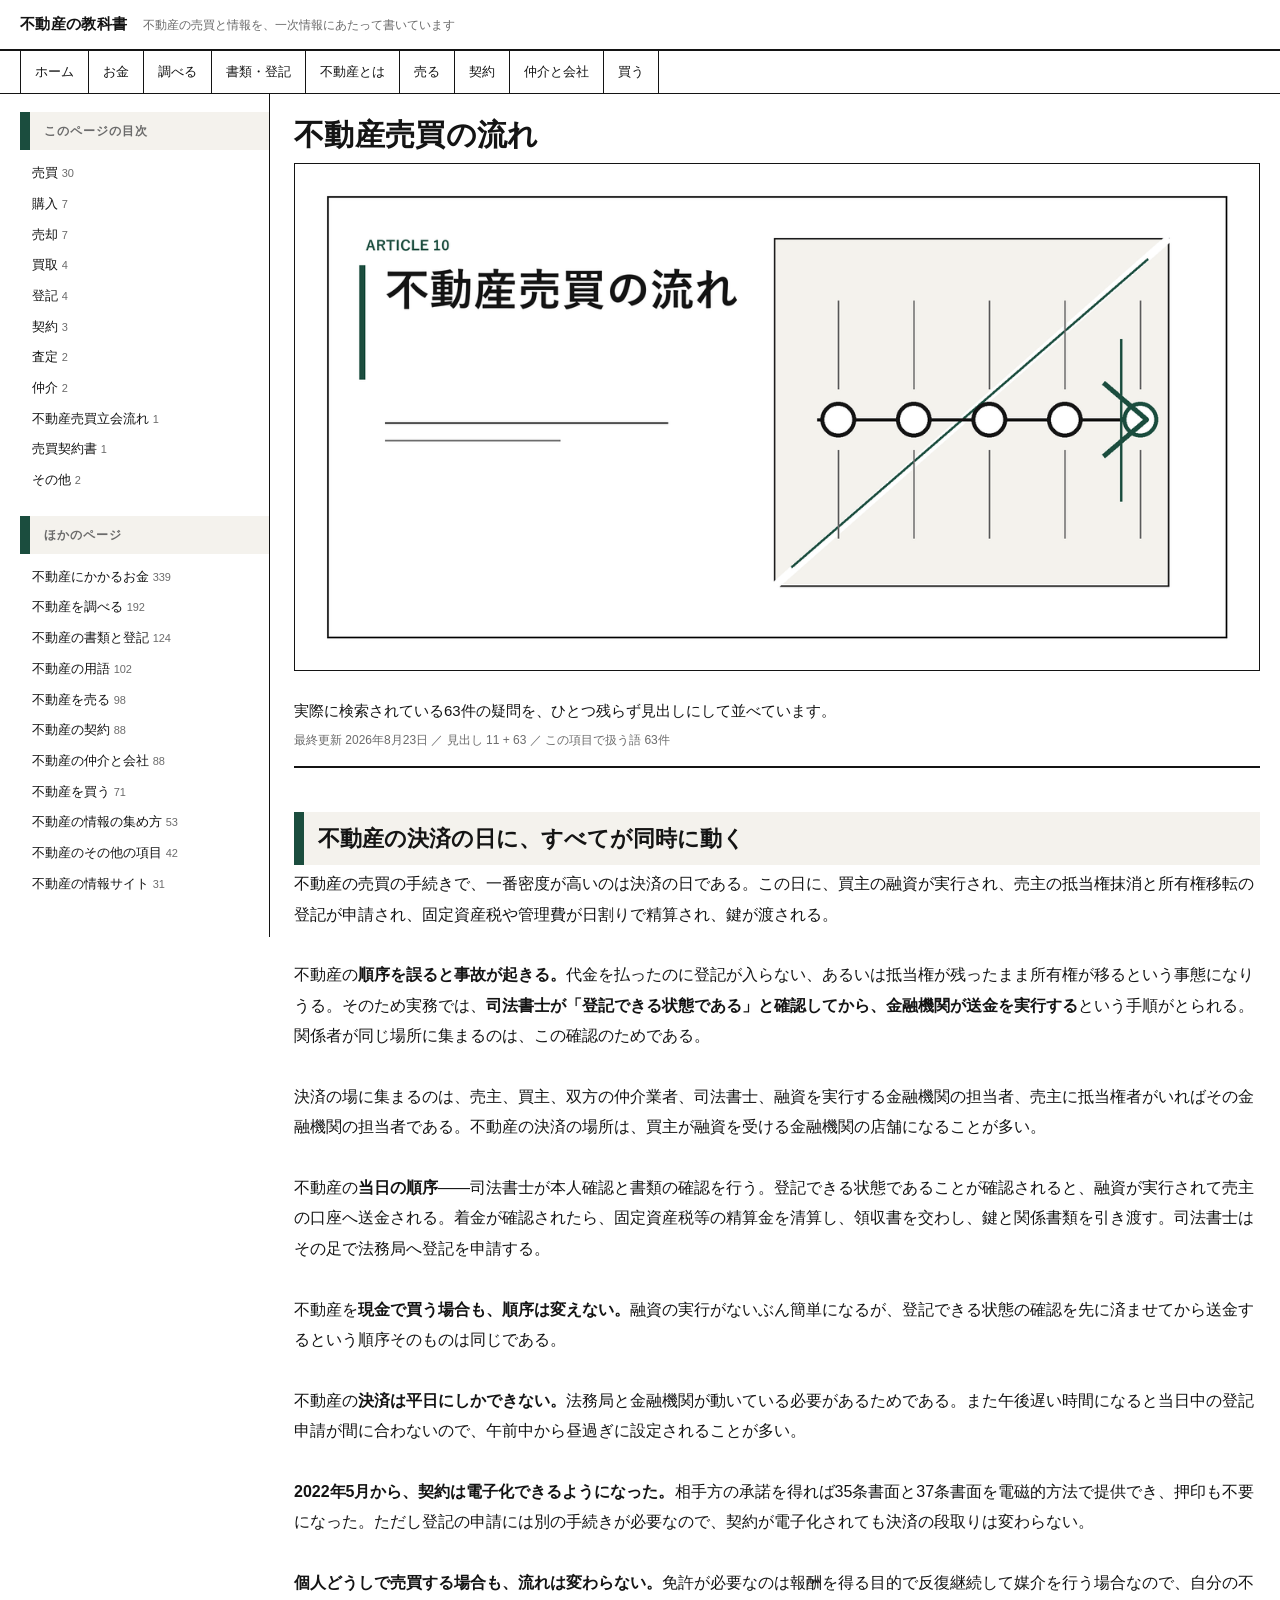
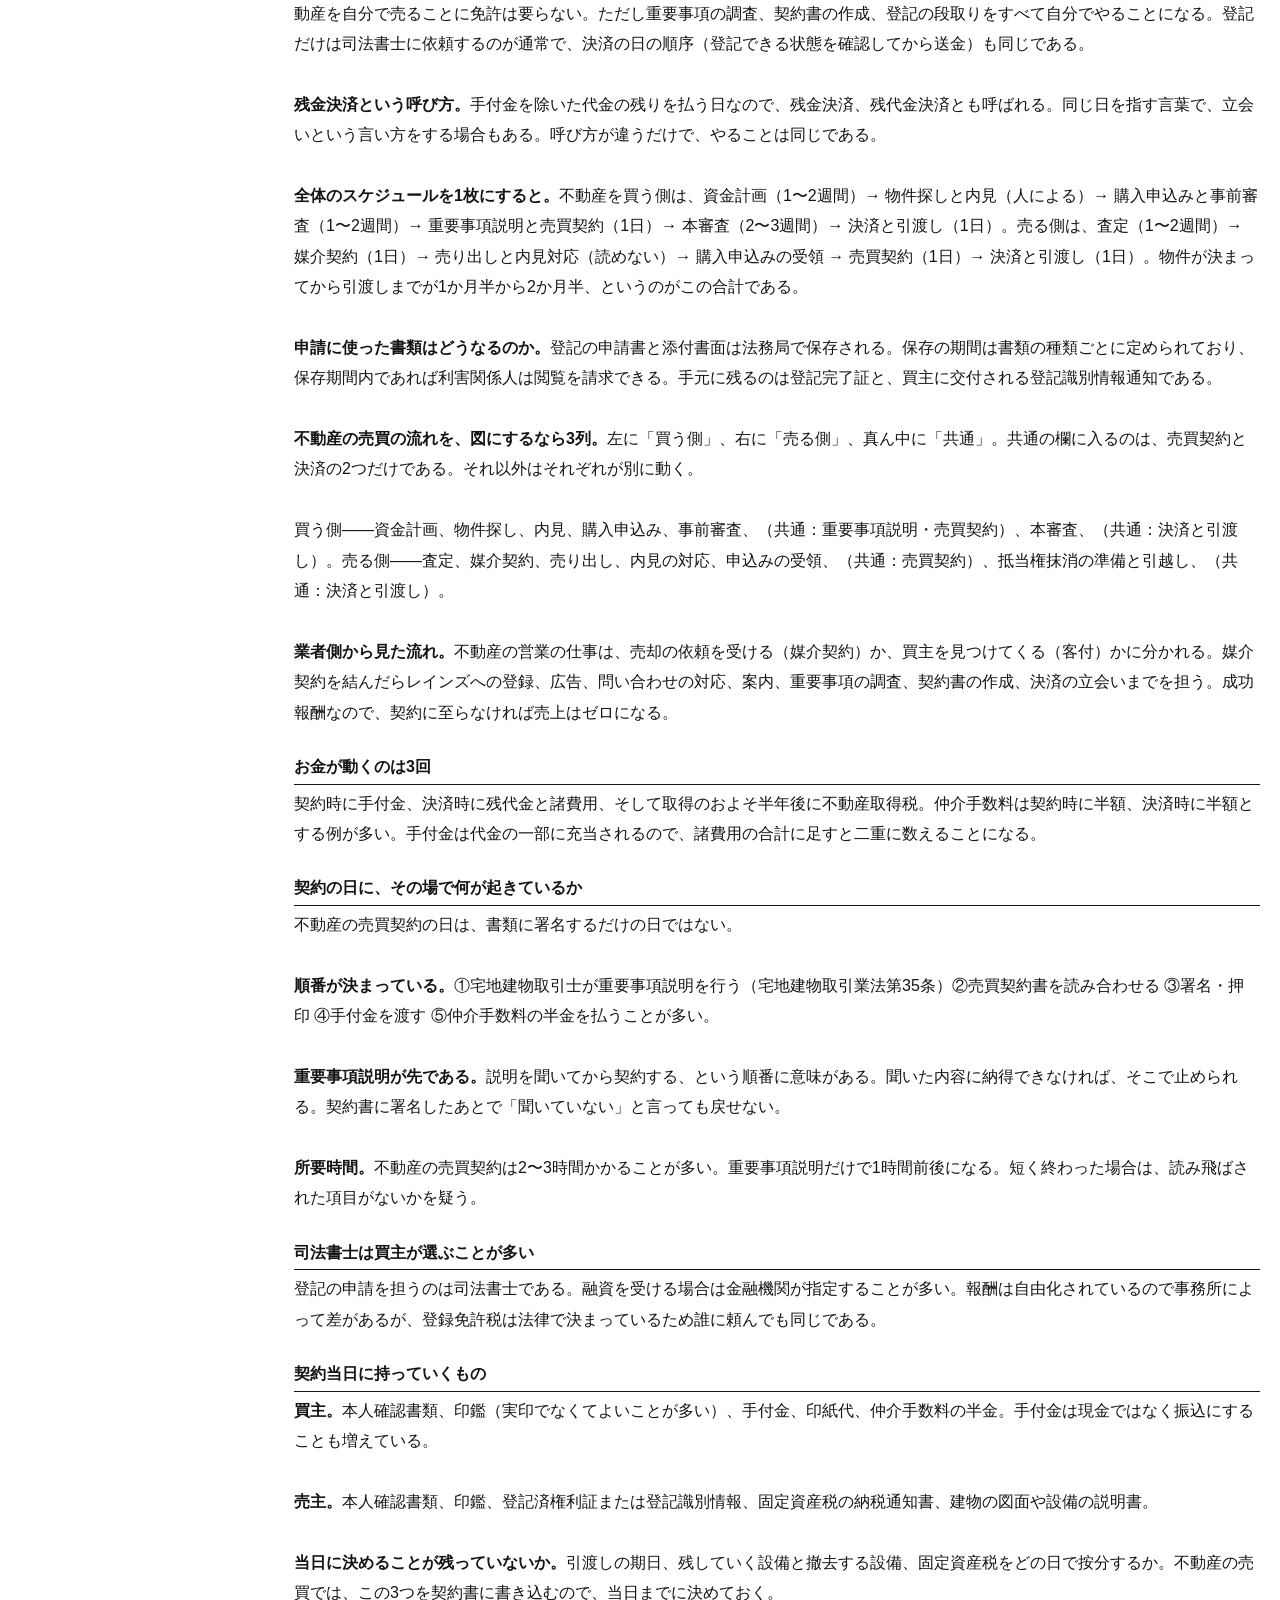
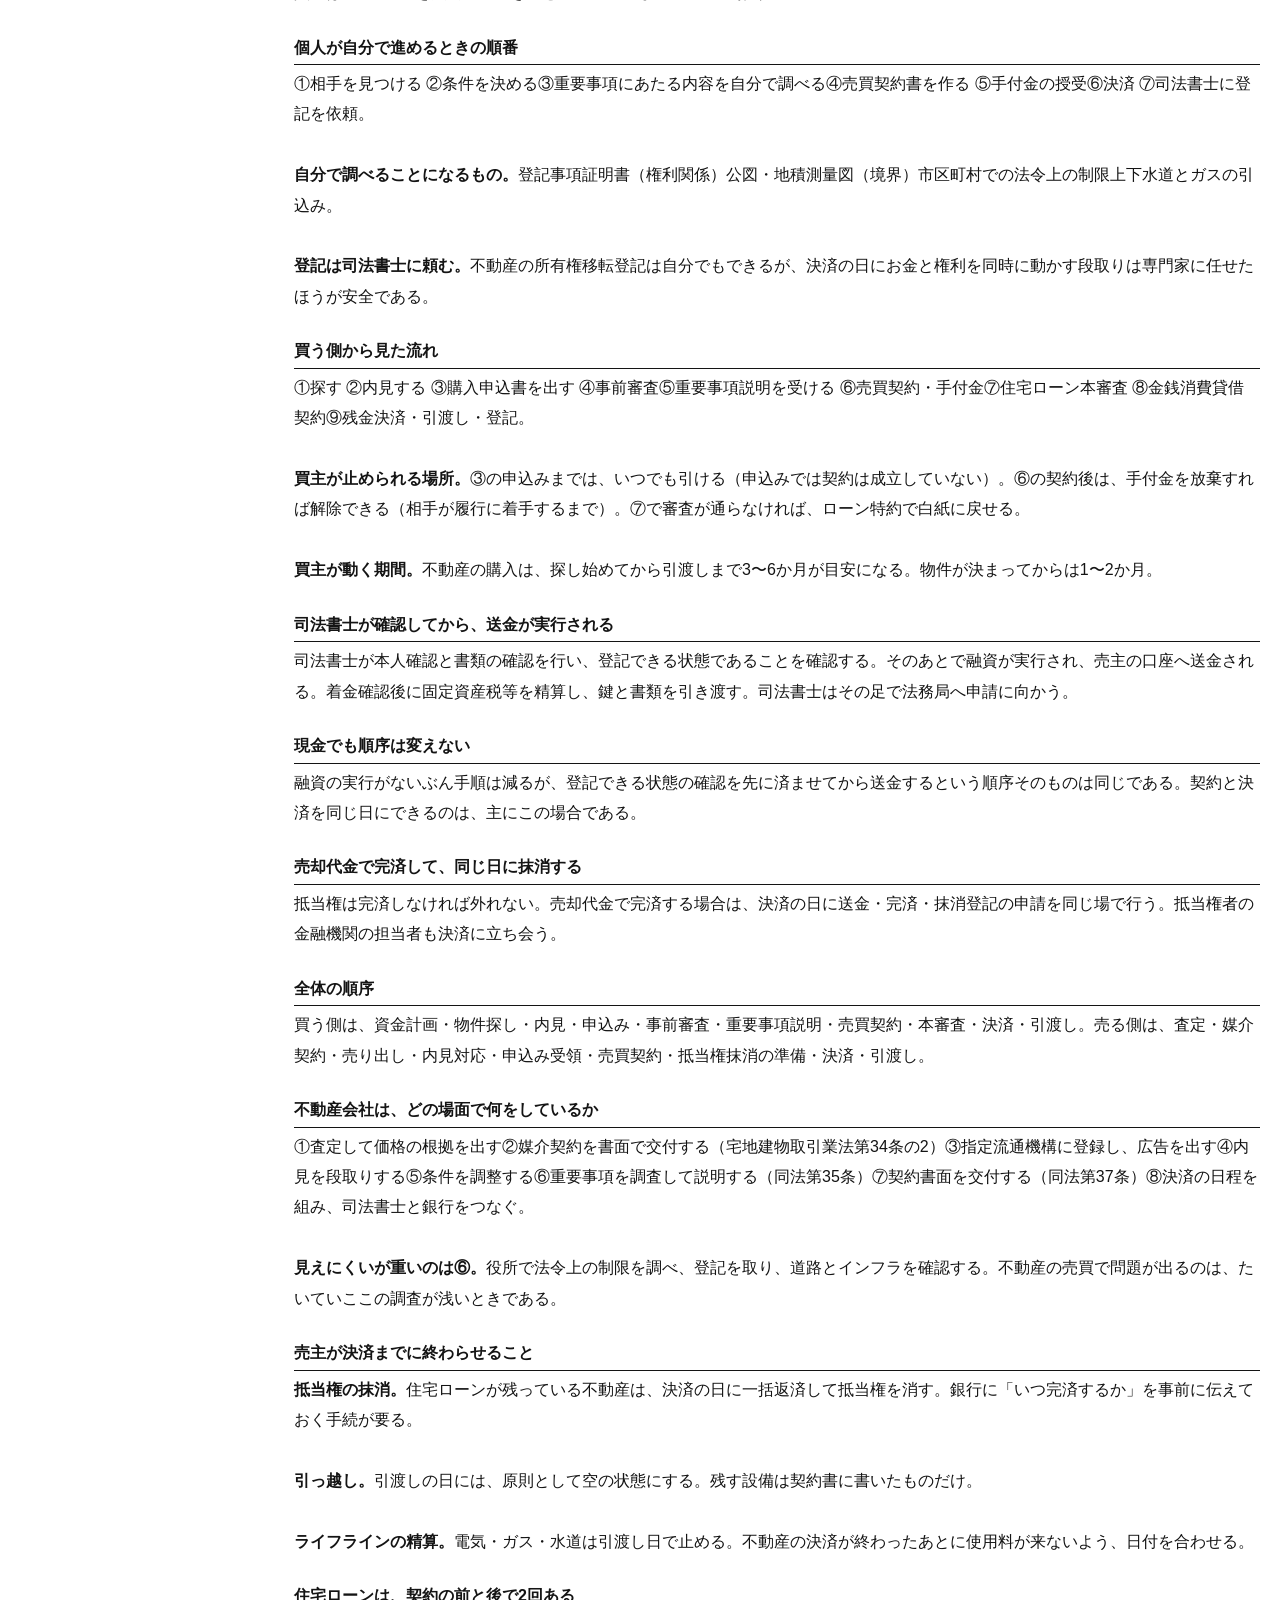
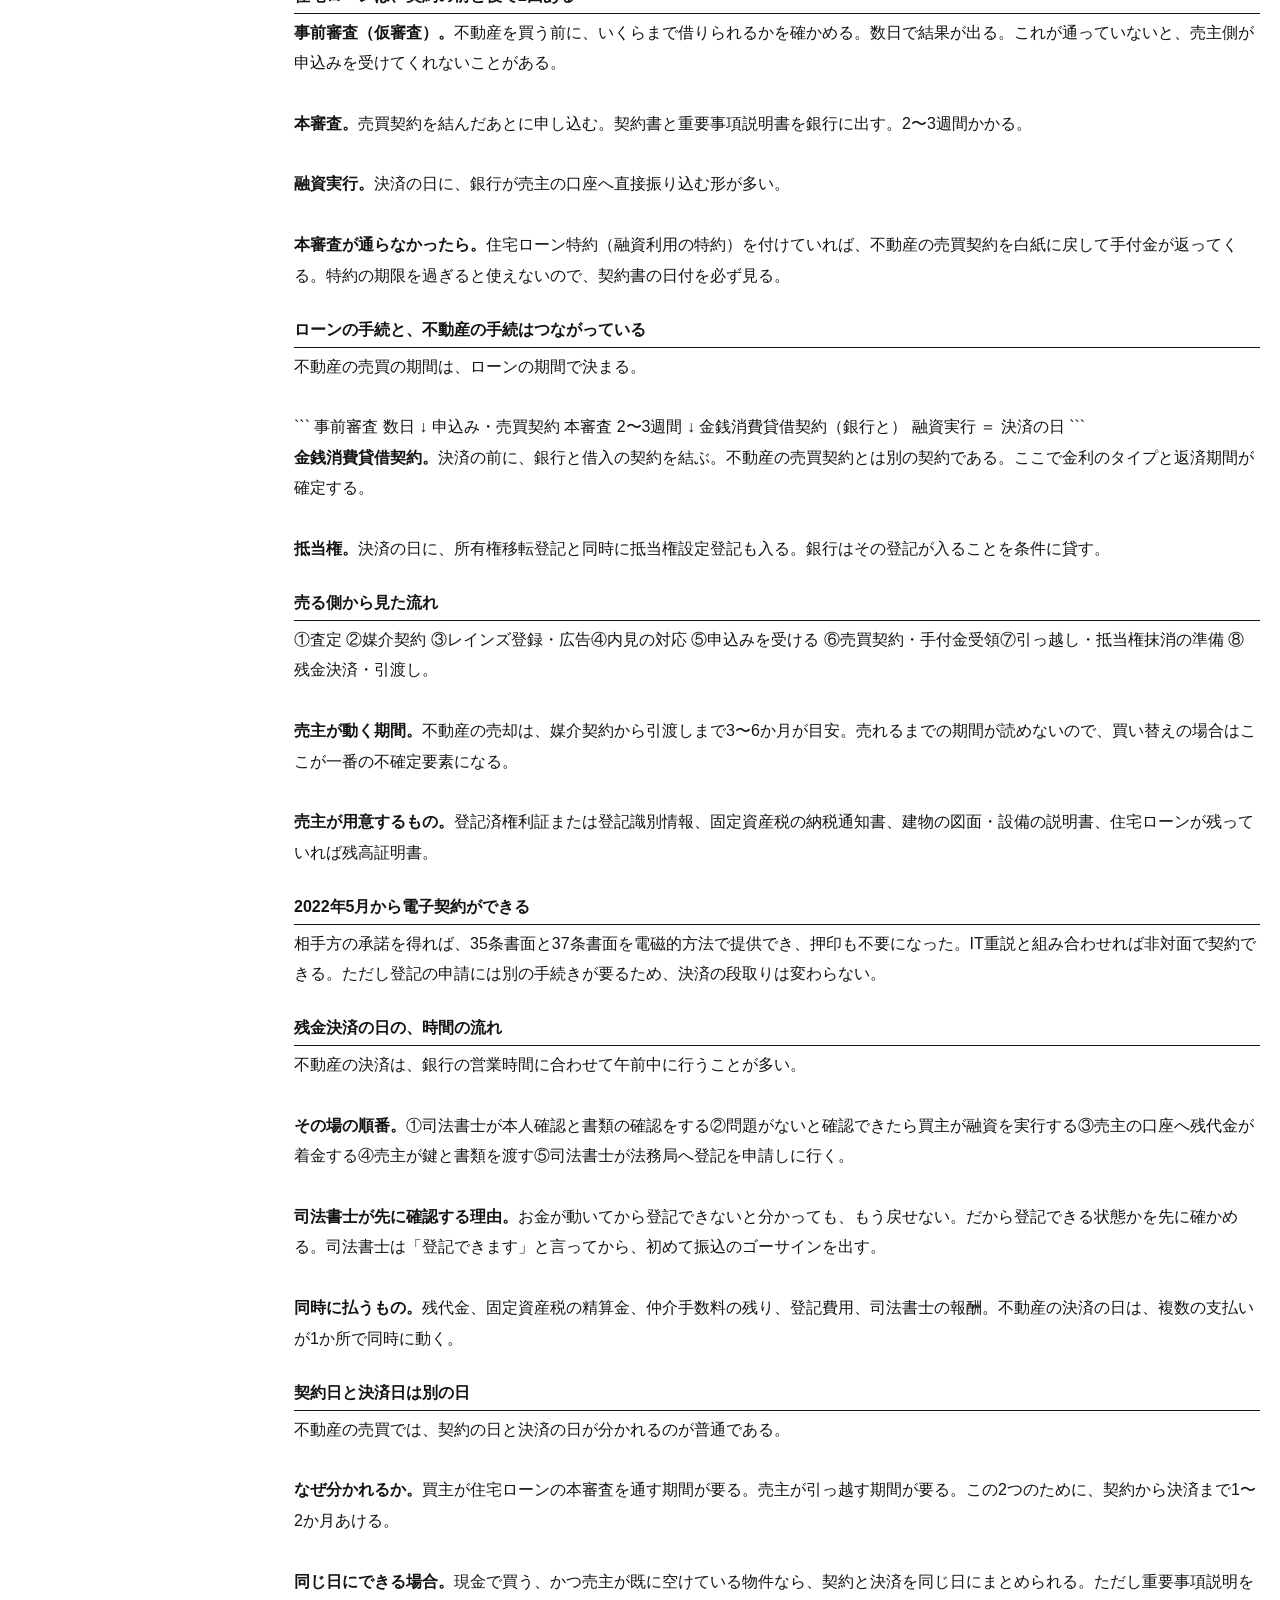
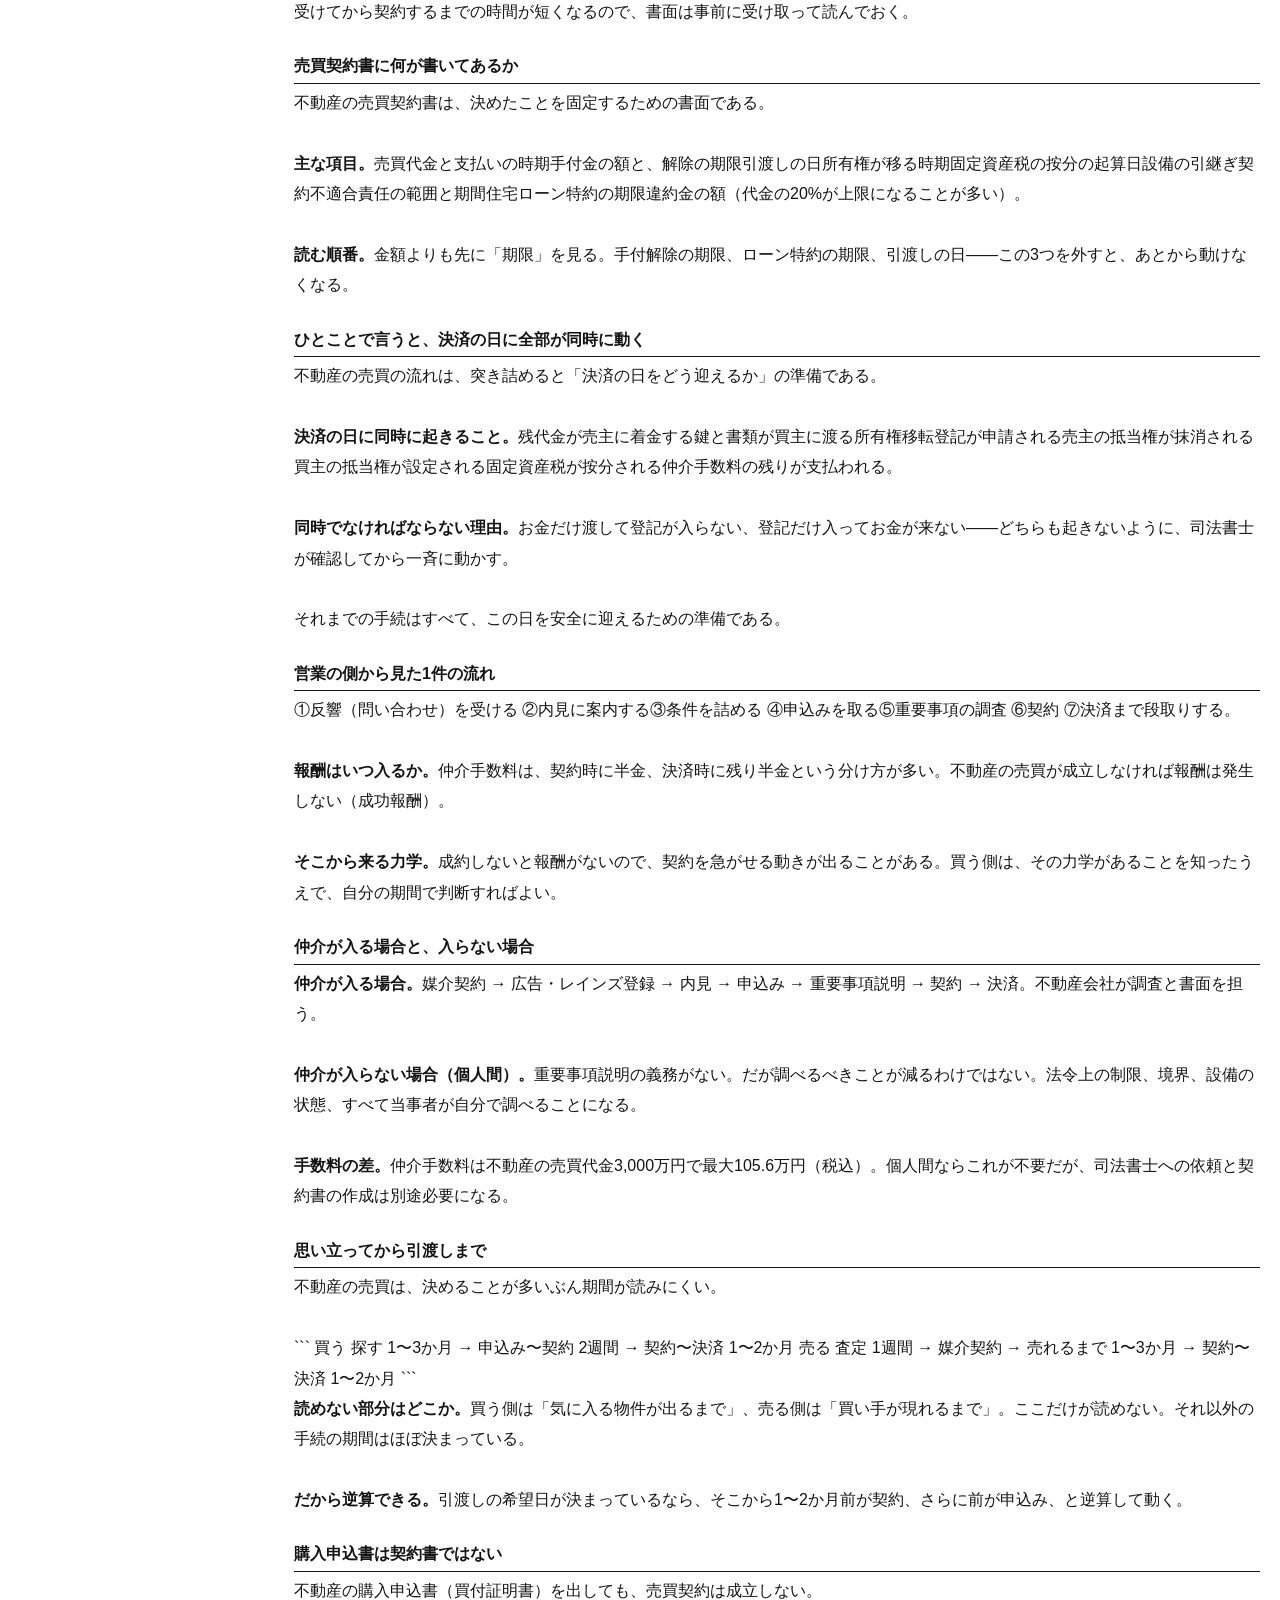
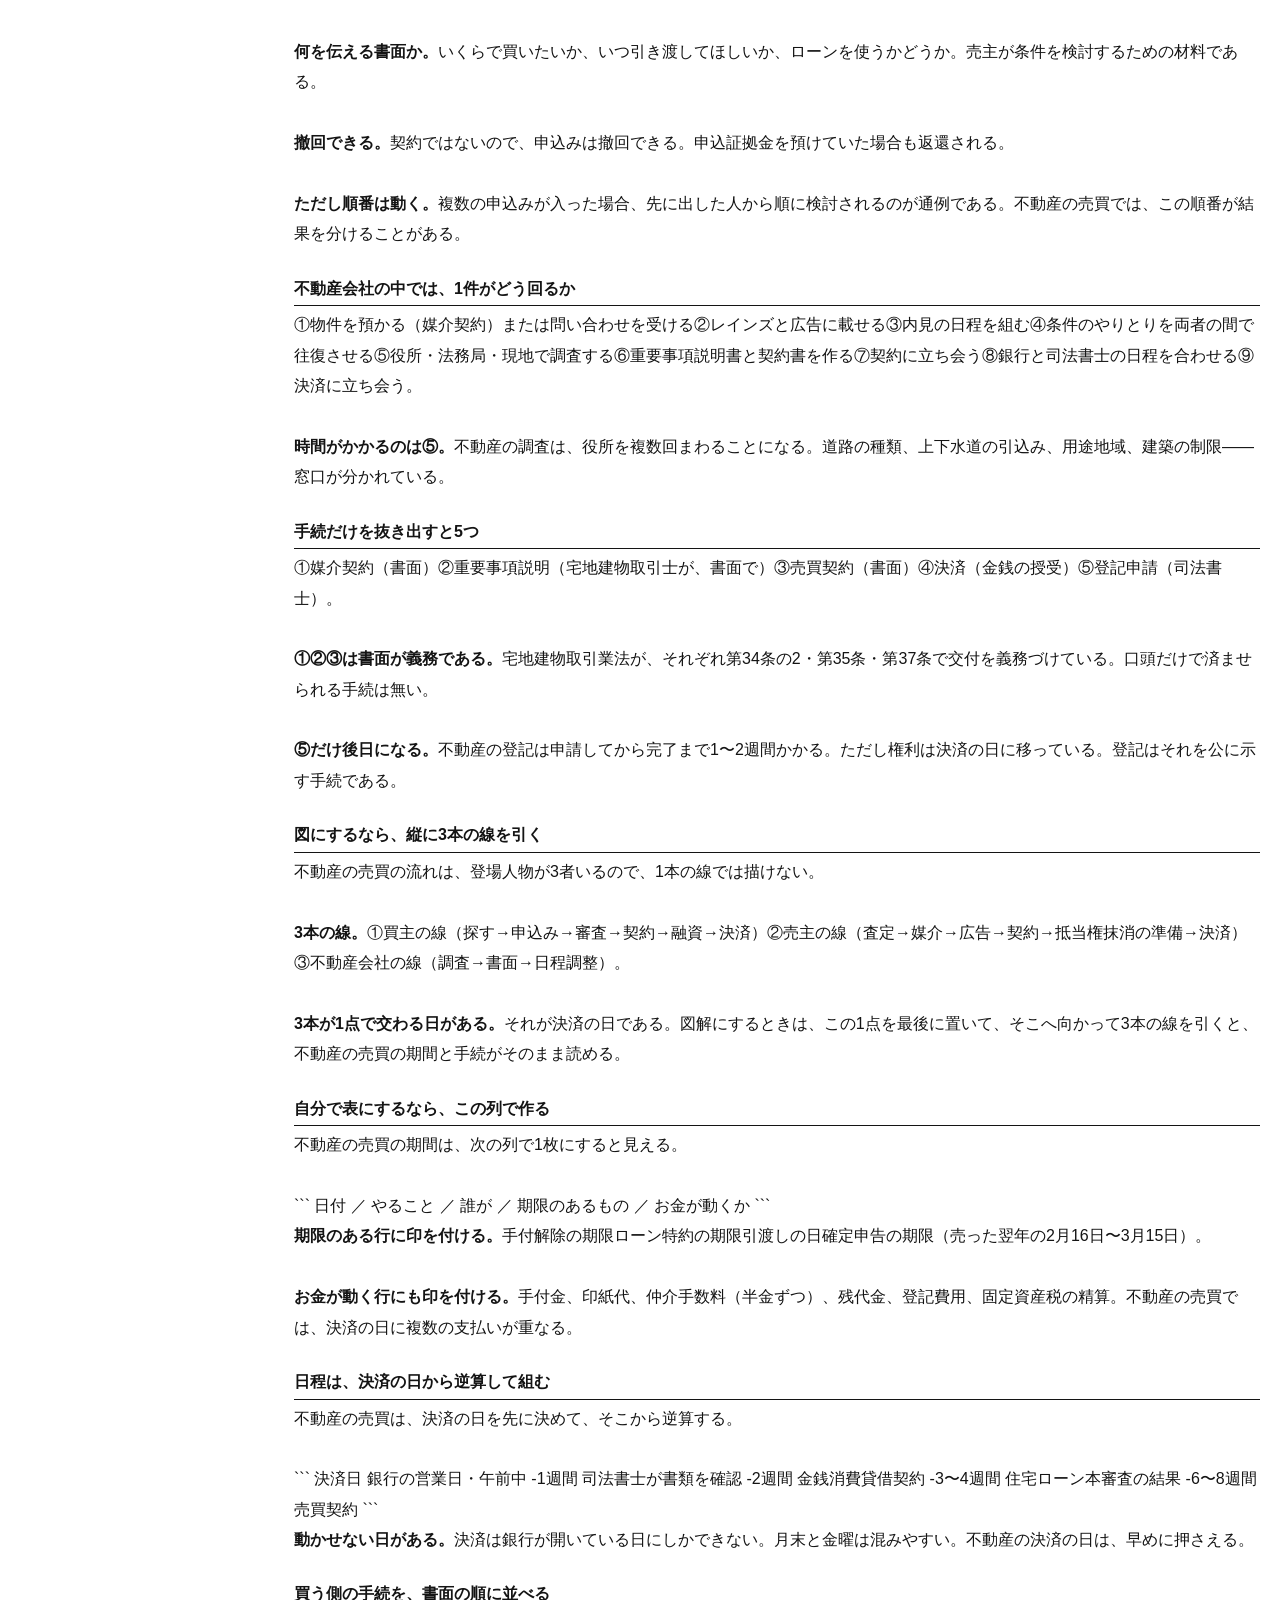
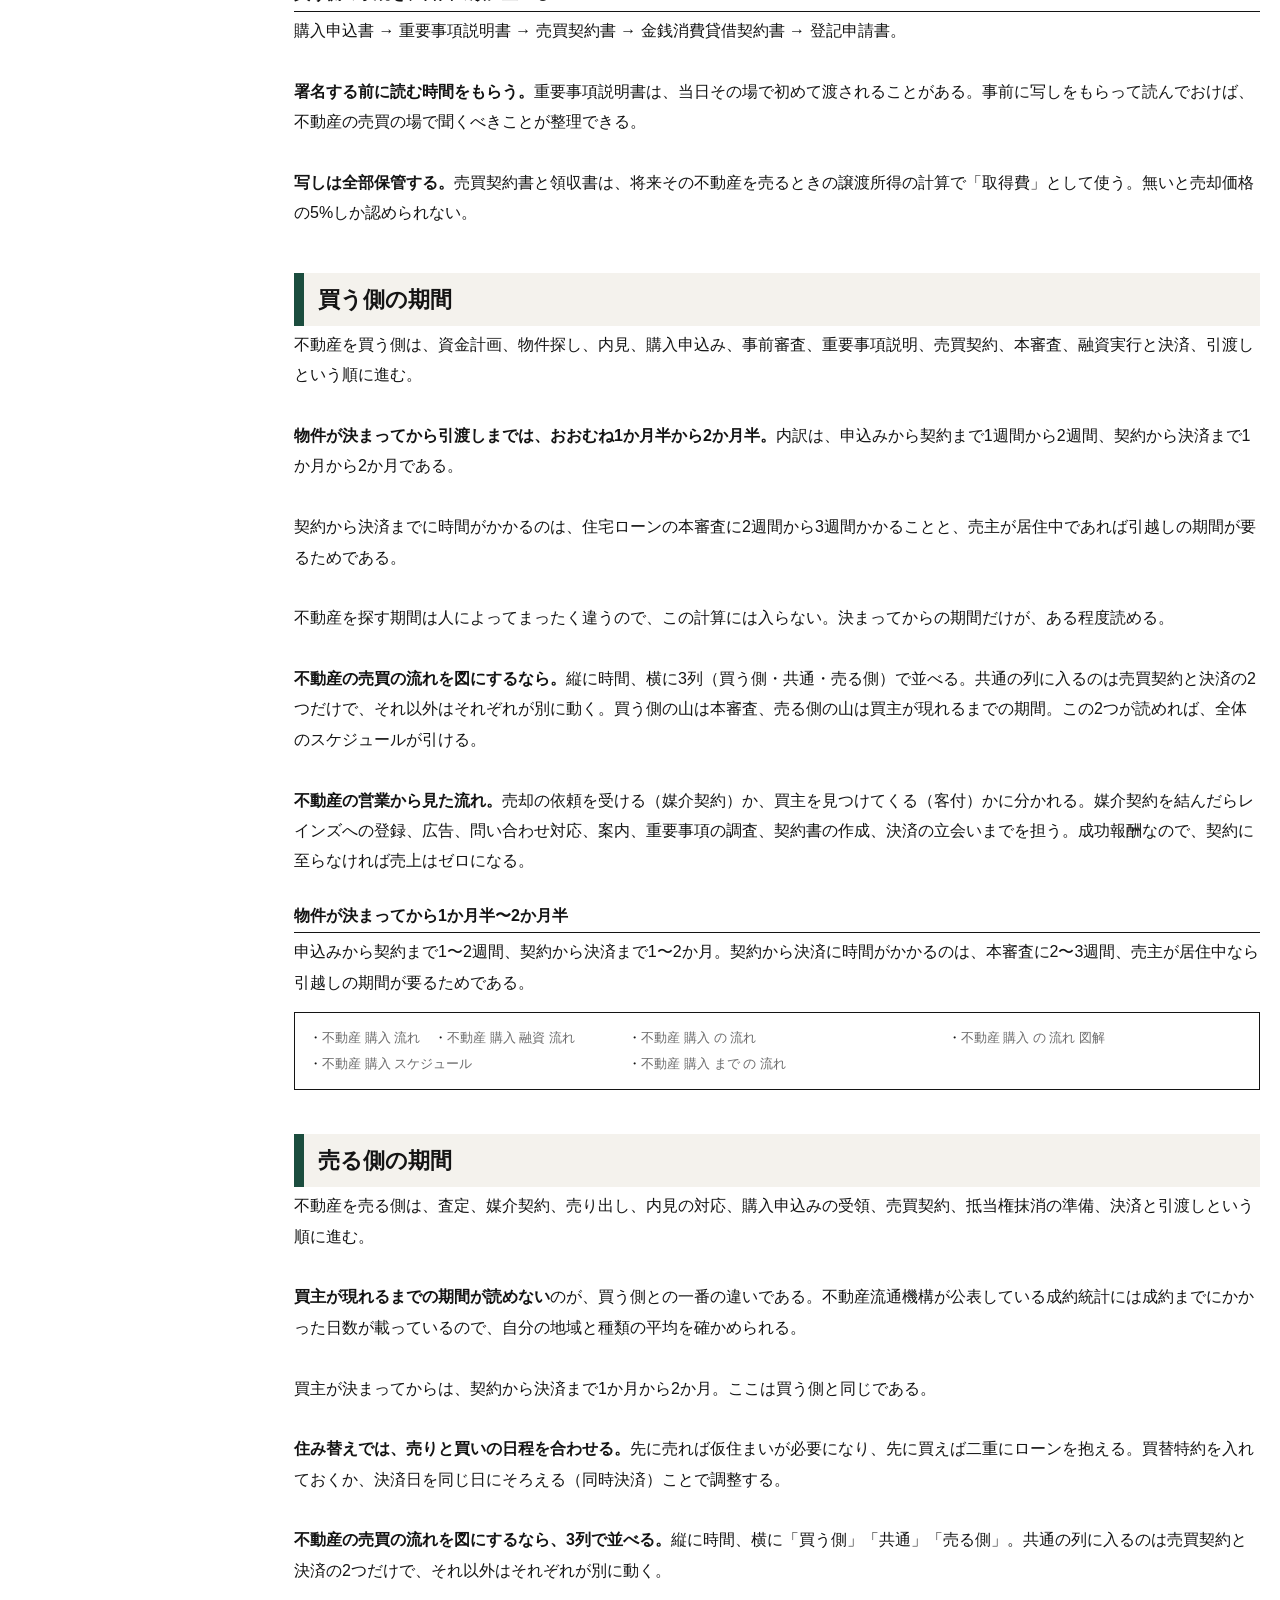
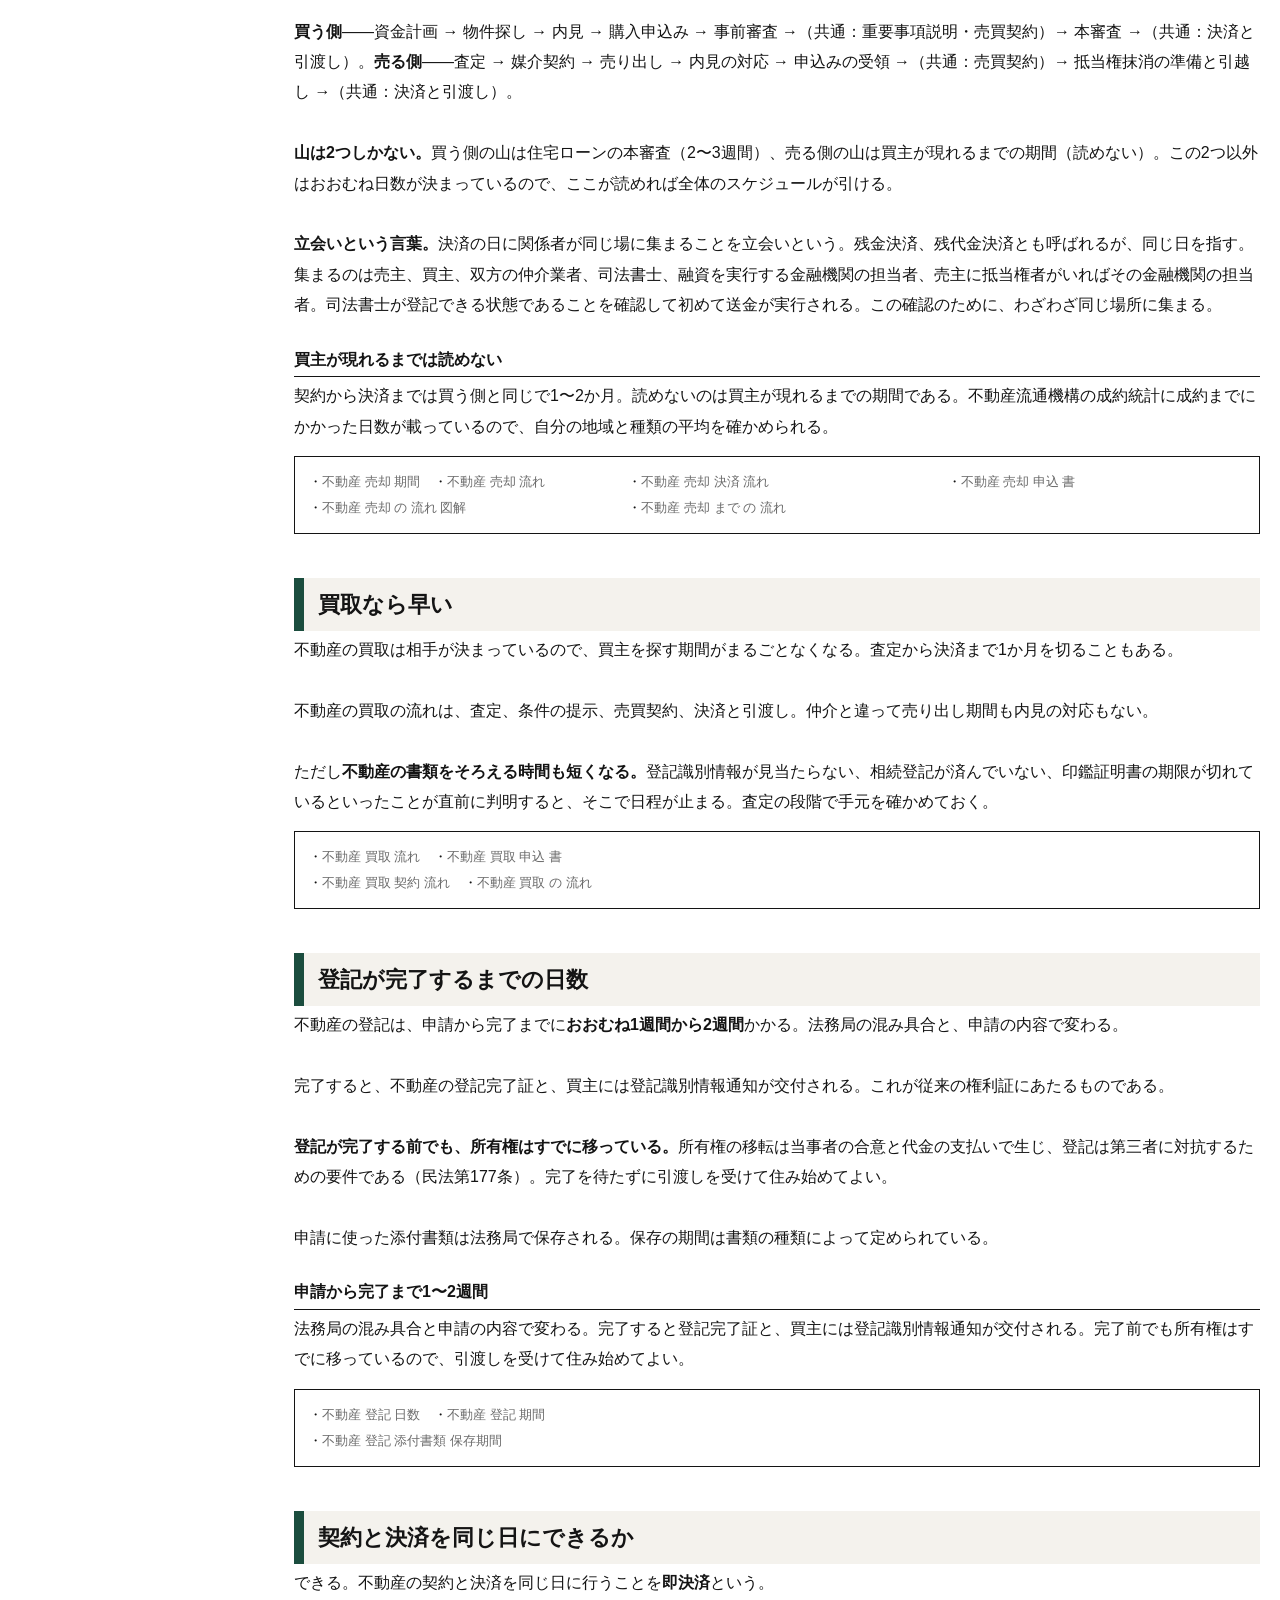
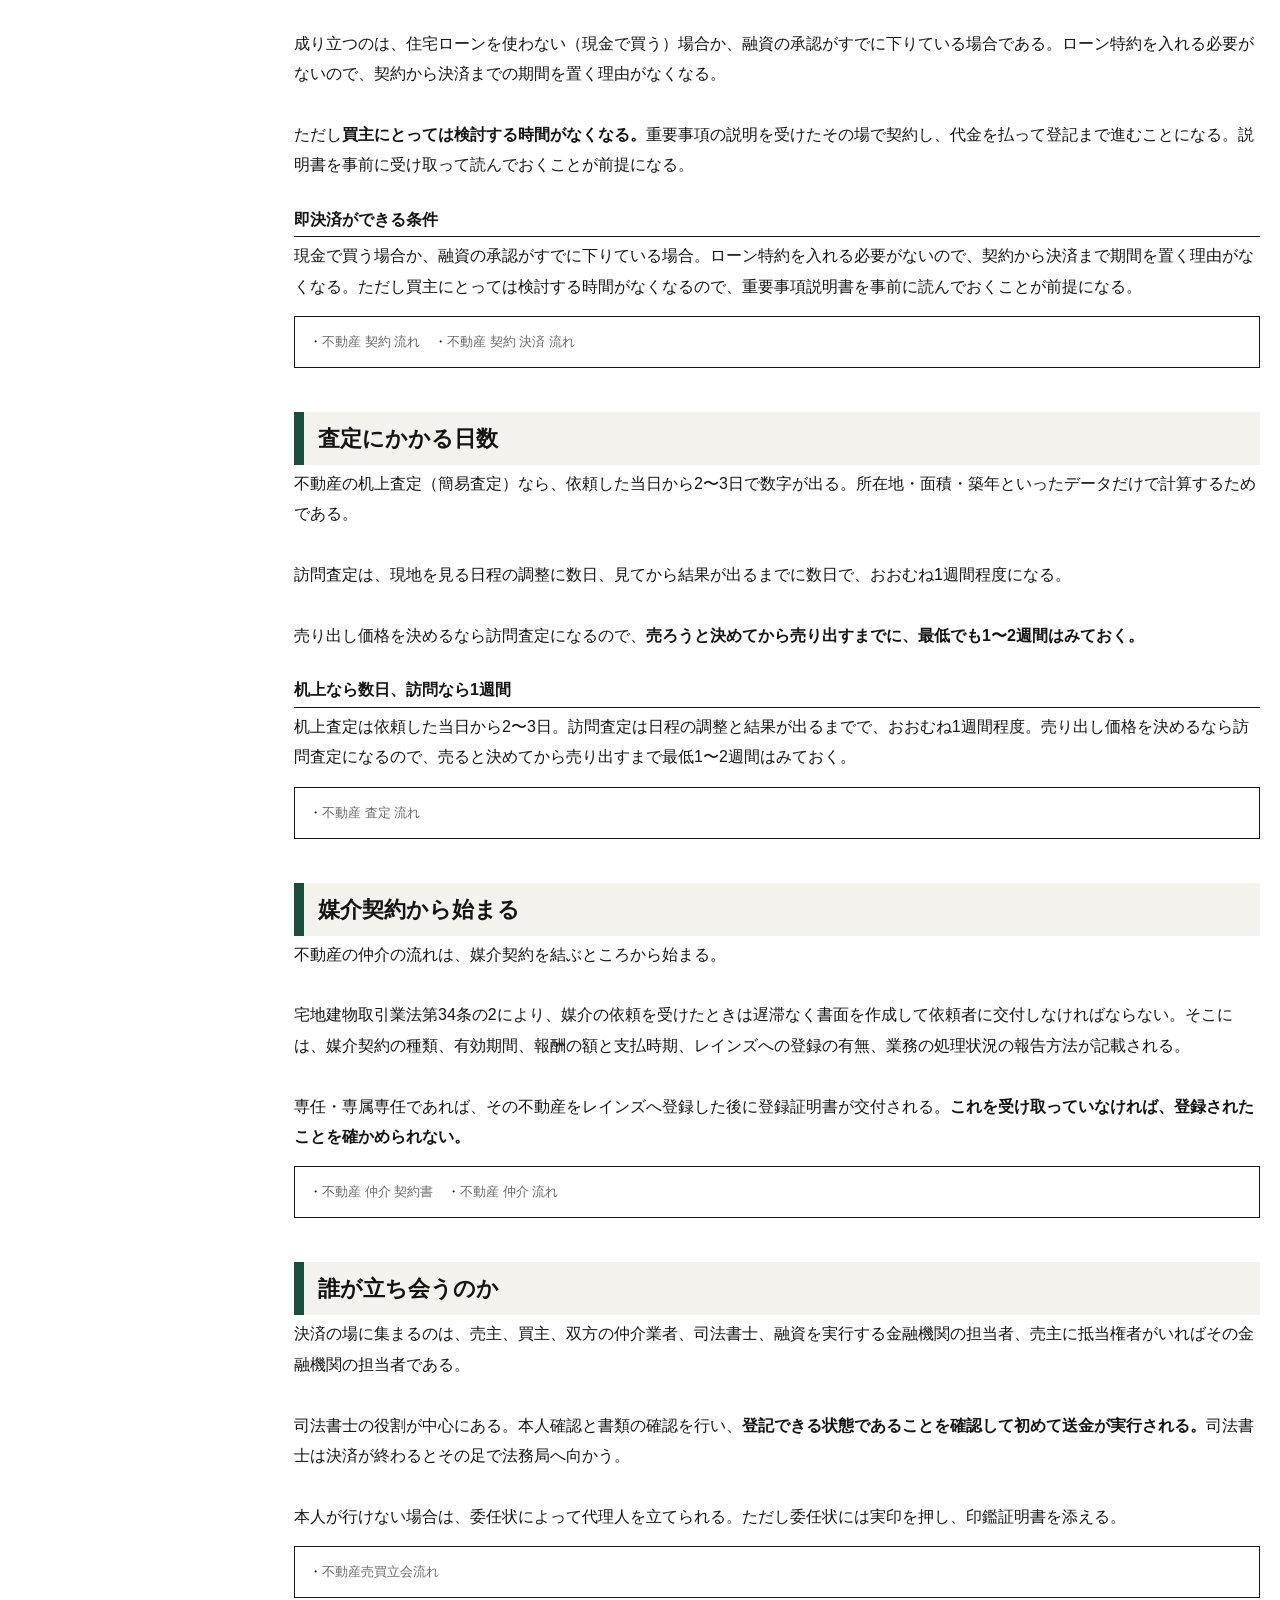
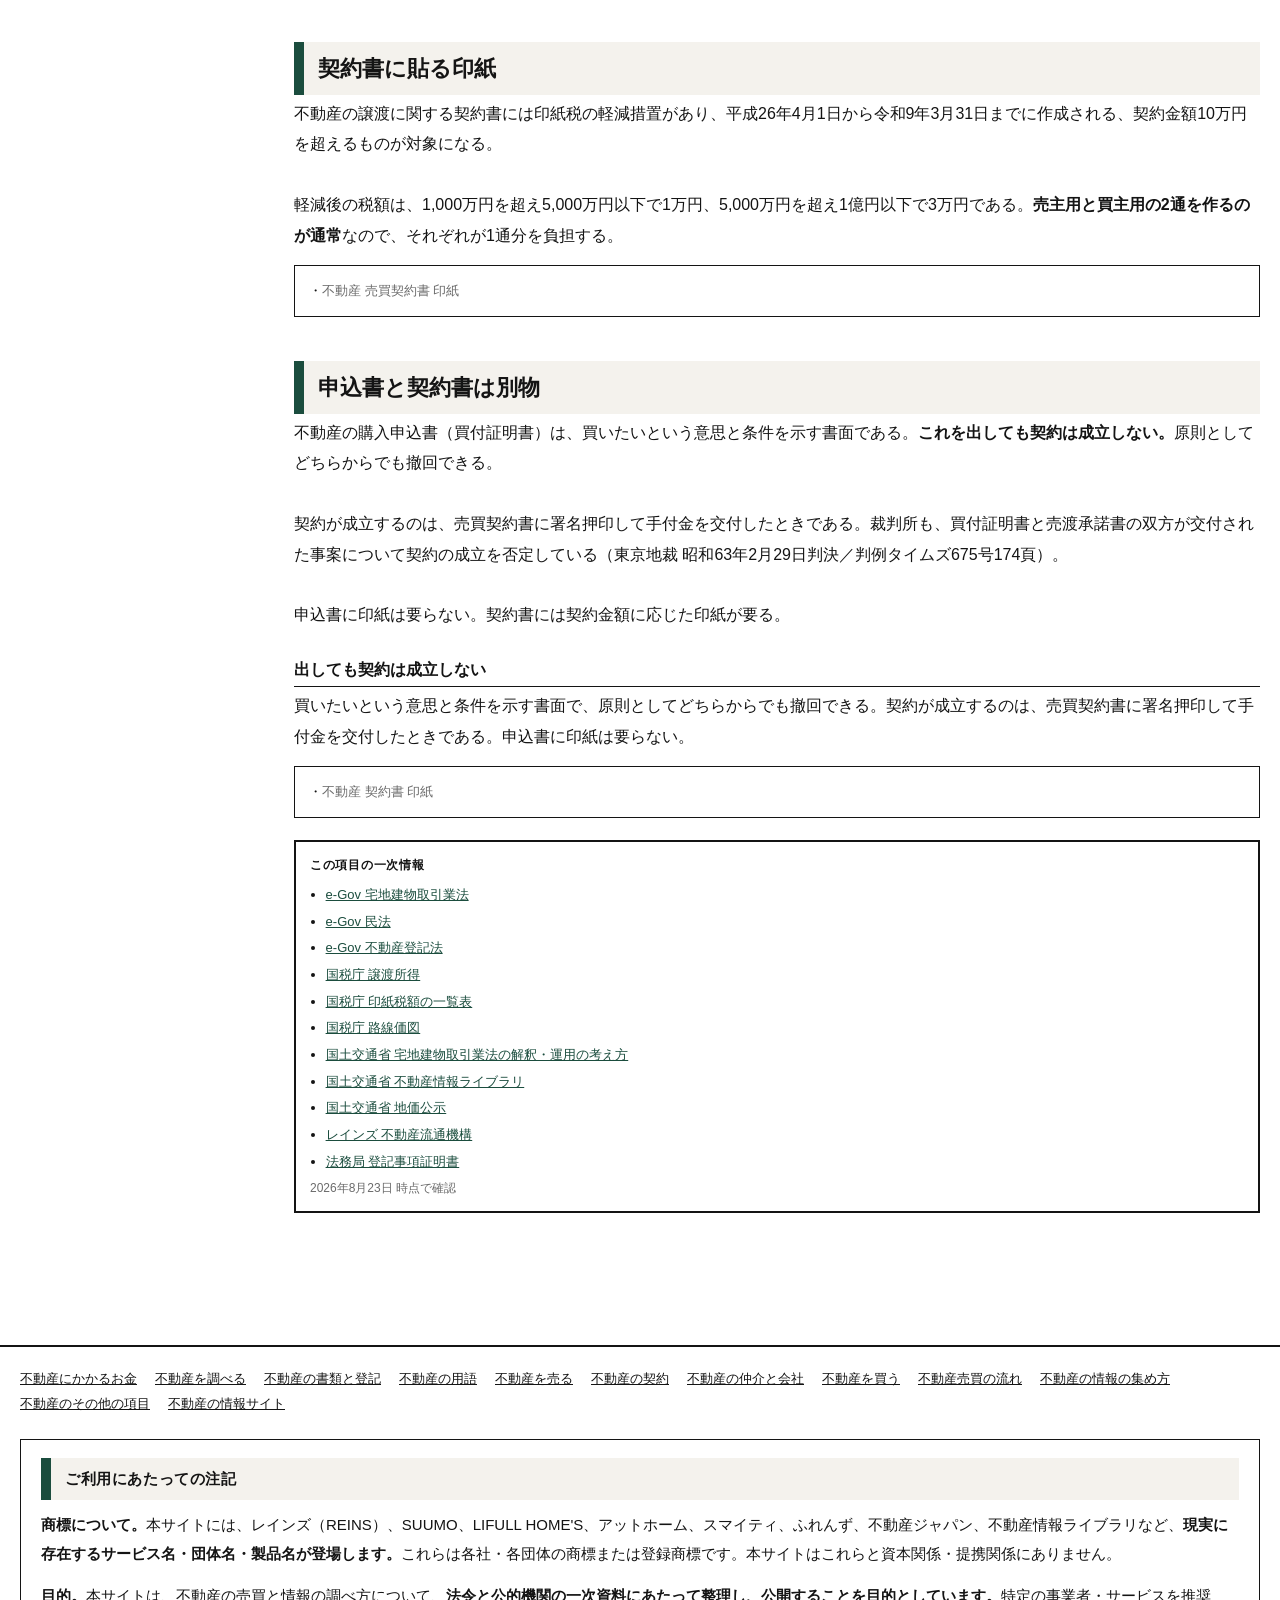
<file: flow/index.html>
<!doctype html>
<html lang="ja">
<head>
<meta charset="utf-8">
<meta name="viewport" content="width=device-width,initial-scale=1">
<title>申込みから決済・引渡しまで、その日に誰が何をするか</title>
<meta name="description" content="媒介契約、重要事項説明、売買契約、ローン本審査、残金決済と引渡し、登記。売主側と買主側でスケジュールがどうずれるか、決済の場に集まるのは誰か。図解ではなく、起きる順番に並べたもの">
<meta name="robots" content="index,follow,max-image-preview:large,max-snippet:-1,max-video-preview:-1">
<meta name="format-detection" content="telephone=no">
<meta name="theme-color" content="#1b4d3e">
<meta name="google-site-verification" content="yLRx-toV1wwOXIgkFKSKQW8SYN7P5XBVnxkAWqeWzIE">
<link rel="canonical" href="https://fudosan-akatsuki-system.work/flow/">
<meta property="og:locale" content="ja_JP">
<meta property="og:site_name" content="不動産の教科書">
<meta property="og:type" content="article">
<meta property="og:title" content="申込みから決済・引渡しまで、その日に誰が何をするか">
<meta property="og:description" content="媒介契約、重要事項説明、売買契約、ローン本審査、残金決済と引渡し、登記。売主側と買主側でスケジュールがどうずれるか、決済の場に集まるのは誰か。図解ではなく、起きる順番に並べたもの">
<meta property="og:url" content="https://fudosan-akatsuki-system.work/flow/">
<meta property="og:image" content="https://fudosan-akatsuki-system.work/img/og-v2/flow.jpg">
<meta property="og:image:secure_url" content="https://fudosan-akatsuki-system.work/img/og-v2/flow.jpg">
<meta property="og:image:type" content="image/jpeg">
<meta property="og:image:width" content="1200">
<meta property="og:image:height" content="630">
<meta property="og:image:alt" content="不動産売買の流れ。申込みから決済・引渡し・登記まで">
<meta property="article:published_time" content="2026-08-23">
<meta property="article:modified_time" content="2026-08-23">
<meta name="twitter:card" content="summary_large_image">
<meta name="twitter:title" content="申込みから決済・引渡しまで、その日に誰が何をするか">
<meta name="twitter:description" content="媒介契約、重要事項説明、売買契約、ローン本審査、残金決済と引渡し、登記。売主側と買主側でスケジュールがどうずれるか、決済の場に集まるのは誰か。図解ではなく、起きる順番に並べたもの">
<meta name="twitter:image" content="https://fudosan-akatsuki-system.work/img/og-v2/flow.jpg">
<meta name="twitter:image:alt" content="不動産売買の流れ。申込みから決済・引渡し・登記まで">
<link rel="icon" href="/favicon.ico" sizes="48x48">
<link rel="icon" type="image/png" sizes="48x48" href="/favicon-48x48.png">
<link rel="icon" type="image/png" sizes="32x32" href="/favicon-32x32.png">
<link rel="icon" type="image/png" sizes="16x16" href="/favicon-16x16.png">
<link rel="apple-touch-icon" sizes="180x180" href="/apple-touch-icon.png">
<link rel="manifest" href="/site.webmanifest">
<link rel="mask-icon" href="/safari-pinned-tab.svg" color="#1b4d3e">
<link rel="preload" as="style" href="/css/base.css">
<link rel="stylesheet" href="/css/base.css">
<script type="application/ld+json">{"@context": "https://schema.org", "@graph": [{"@type": "Organization", "@id": "https://fudosan-akatsuki-system.work/#org", "name": "不動産の教科書", "url": "https://fudosan-akatsuki-system.work/", "logo": {"@type": "ImageObject", "url": "https://fudosan-akatsuki-system.work/android-chrome-512x512.png", "width": 512, "height": 512}}, {"@type": "WebSite", "@id": "https://fudosan-akatsuki-system.work/#site", "name": "不動産の教科書", "url": "https://fudosan-akatsuki-system.work/", "inLanguage": "ja", "publisher": {"@id": "https://fudosan-akatsuki-system.work/#org"}}, {"@type": "Article", "@id": "https://fudosan-akatsuki-system.work/flow/#article", "headline": "不動産売買の流れ", "description": "不動産売買の流れを図解ではなく順番で。申込み・媒介契約・重要事項説明・売買契約・ローン本審査・残金決済と引渡し・登記まで、当日に誰が何をするのか。売主側と買主側でスケジュールと期間がどう違うか、司法書士が何を確認しているか、現金決済や抵当権抹消がどう入るかまで整理。買主・売主・業者それぞれの流れも並べています。", "inLanguage": "ja", "datePublished": "2026-08-23", "dateModified": "2026-08-23", "mainEntityOfPage": {"@type": "WebPage", "@id": "https://fudosan-akatsuki-system.work/flow/"}, "image": "https://fudosan-akatsuki-system.work/img/flow.png", "author": {"@id": "https://fudosan-akatsuki-system.work/#org"}, "publisher": {"@id": "https://fudosan-akatsuki-system.work/#org"}}, {"@type": "BreadcrumbList", "itemListElement": [{"@type": "ListItem", "position": 1, "name": "ホーム", "item": "https://fudosan-akatsuki-system.work/"}, {"@type": "ListItem", "position": 2, "name": "不動産売買の流れ", "item": "https://fudosan-akatsuki-system.work/flow/"}]}]}</script>
</head>
<body>
<header class="head"><div class="in"><div class="site"><a href="/">不動産の教科書</a></div><div class="tag">不動産の売買と情報を、一次情報にあたって書いています</div></div></header>
<nav class="nav"><ul><li><a href="/">ホーム</a></li><li><a href="/money/">お金</a></li><li><a href="/research/">調べる</a></li><li><a href="/registry/">書類・登記</a></li><li><a href="/about/">不動産とは</a></li><li><a href="/sell/">売る</a></li><li><a href="/contract/">契約</a></li><li><a href="/agent/">仲介と会社</a></li><li><a href="/buy/">買う</a></li></ul></nav>
<div class="wrap"><aside class="side"><h2>このページの目次</h2><ol><li><a href="#h2-0">売買 <span class="n">30</span></a></li><li><a href="#h2-1">購入 <span class="n">7</span></a></li><li><a href="#h2-2">売却 <span class="n">7</span></a></li><li><a href="#h2-3">買取 <span class="n">4</span></a></li><li><a href="#h2-4">登記 <span class="n">4</span></a></li><li><a href="#h2-5">契約 <span class="n">3</span></a></li><li><a href="#h2-6">査定 <span class="n">2</span></a></li><li><a href="#h2-7">仲介 <span class="n">2</span></a></li><li><a href="#h2-8">不動産売買立会流れ <span class="n">1</span></a></li><li><a href="#h2-9">売買契約書 <span class="n">1</span></a></li><li><a href="#h2-10">その他 <span class="n">2</span></a></li></ol><h2>ほかのページ</h2><ol><li><a href="/money/">不動産にかかるお金 <span class="n">339</span></a></li><li><a href="/research/">不動産を調べる <span class="n">192</span></a></li><li><a href="/registry/">不動産の書類と登記 <span class="n">124</span></a></li><li><a href="/about/">不動産の用語 <span class="n">102</span></a></li><li><a href="/sell/">不動産を売る <span class="n">98</span></a></li><li><a href="/contract/">不動産の契約 <span class="n">88</span></a></li><li><a href="/agent/">不動産の仲介と会社 <span class="n">88</span></a></li><li><a href="/buy/">不動産を買う <span class="n">71</span></a></li><li><a href="/sources/">不動産の情報の集め方 <span class="n">53</span></a></li><li><a href="/misc/">不動産のその他の項目 <span class="n">42</span></a></li><li><a href="/portals/">不動産の情報サイト <span class="n">31</span></a></li></ol></aside><main><h1>不動産売買の流れ</h1><img class="eye" src="/img/flow.png" alt="不動産売買の流れ｜申込みから決済・引渡しまでの手続と期間" width="1200" height="630"><p class="lead">実際に検索されている63件の疑問を、ひとつ残らず見出しにして並べています。</p><p class="meta">最終更新 2026年8月23日 ／ 見出し 11 + 63 ／ この項目で扱う語 63件</p><h2 id="h2-0">不動産の決済の日に、すべてが同時に動く</h2><p>不動産の売買の手続きで、一番密度が高いのは決済の日である。この日に、買主の融資が実行され、売主の抵当権抹消と所有権移転の登記が申請され、固定資産税や管理費が日割りで精算され、鍵が渡される。<br><br>不動産の<b>順序を誤ると事故が起きる。</b>代金を払ったのに登記が入らない、あるいは抵当権が残ったまま所有権が移るという事態になりうる。そのため実務では、<b>司法書士が「登記できる状態である」と確認してから、金融機関が送金を実行する</b>という手順がとられる。関係者が同じ場所に集まるのは、この確認のためである。<br><br>決済の場に集まるのは、売主、買主、双方の仲介業者、司法書士、融資を実行する金融機関の担当者、売主に抵当権者がいればその金融機関の担当者である。不動産の決済の場所は、買主が融資を受ける金融機関の店舗になることが多い。<br><br>不動産の<b>当日の順序</b>——司法書士が本人確認と書類の確認を行う。登記できる状態であることが確認されると、融資が実行されて売主の口座へ送金される。着金が確認されたら、固定資産税等の精算金を清算し、領収書を交わし、鍵と関係書類を引き渡す。司法書士はその足で法務局へ登記を申請する。<br><br>不動産を<b>現金で買う場合も、順序は変えない。</b>融資の実行がないぶん簡単になるが、登記できる状態の確認を先に済ませてから送金するという順序そのものは同じである。<br><br>不動産の<b>決済は平日にしかできない。</b>法務局と金融機関が動いている必要があるためである。また午後遅い時間になると当日中の登記申請が間に合わないので、午前中から昼過ぎに設定されることが多い。<br><br><b>2022年5月から、契約は電子化できるようになった。</b>相手方の承諾を得れば35条書面と37条書面を電磁的方法で提供でき、押印も不要になった。ただし登記の申請には別の手続きが必要なので、契約が電子化されても決済の段取りは変わらない。<br><br><b>個人どうしで売買する場合も、流れは変わらない。</b>免許が必要なのは報酬を得る目的で反復継続して媒介を行う場合なので、自分の不動産を自分で売ることに免許は要らない。ただし重要事項の調査、契約書の作成、登記の段取りをすべて自分でやることになる。登記だけは司法書士に依頼するのが通常で、決済の日の順序（登記できる状態を確認してから送金）も同じである。<br><br><b>残金決済という呼び方。</b>手付金を除いた代金の残りを払う日なので、残金決済、残代金決済とも呼ばれる。同じ日を指す言葉で、立会いという言い方をする場合もある。呼び方が違うだけで、やることは同じである。<br><br><b>全体のスケジュールを1枚にすると。</b>不動産を買う側は、資金計画（1〜2週間）→ 物件探しと内見（人による）→ 購入申込みと事前審査（1〜2週間）→ 重要事項説明と売買契約（1日）→ 本審査（2〜3週間）→ 決済と引渡し（1日）。売る側は、査定（1〜2週間）→ 媒介契約（1日）→ 売り出しと内見対応（読めない）→ 購入申込みの受領 → 売買契約（1日）→ 決済と引渡し（1日）。物件が決まってから引渡しまでが1か月半から2か月半、というのがこの合計である。<br><br><b>申請に使った書類はどうなるのか。</b>登記の申請書と添付書面は法務局で保存される。保存の期間は書類の種類ごとに定められており、保存期間内であれば利害関係人は閲覧を請求できる。手元に残るのは登記完了証と、買主に交付される登記識別情報通知である。<br><br><b>不動産の売買の流れを、図にするなら3列。</b>左に「買う側」、右に「売る側」、真ん中に「共通」。共通の欄に入るのは、売買契約と決済の2つだけである。それ以外はそれぞれが別に動く。<br><br>買う側——資金計画、物件探し、内見、購入申込み、事前審査、（共通：重要事項説明・売買契約）、本審査、（共通：決済と引渡し）。売る側——査定、媒介契約、売り出し、内見の対応、申込みの受領、（共通：売買契約）、抵当権抹消の準備と引越し、（共通：決済と引渡し）。<br><br><b>業者側から見た流れ。</b>不動産の営業の仕事は、売却の依頼を受ける（媒介契約）か、買主を見つけてくる（客付）かに分かれる。媒介契約を結んだらレインズへの登録、広告、問い合わせの対応、案内、重要事項の調査、契約書の作成、決済の立会いまでを担う。成功報酬なので、契約に至らなければ売上はゼロになる。</p><h3>お金が動くのは3回</h3><p>契約時に手付金、決済時に残代金と諸費用、そして取得のおよそ半年後に不動産取得税。仲介手数料は契約時に半額、決済時に半額とする例が多い。手付金は代金の一部に充当されるので、諸費用の合計に足すと二重に数えることになる。</p><h3>契約の日に、その場で何が起きているか</h3><p>不動産の売買契約の日は、書類に署名するだけの日ではない。<br><br><b>順番が決まっている。</b>①宅地建物取引士が重要事項説明を行う（宅地建物取引業法第35条）②売買契約書を読み合わせる ③署名・押印 ④手付金を渡す ⑤仲介手数料の半金を払うことが多い。<br><br><b>重要事項説明が先である。</b>説明を聞いてから契約する、という順番に意味がある。聞いた内容に納得できなければ、そこで止められる。契約書に署名したあとで「聞いていない」と言っても戻せない。<br><br><b>所要時間。</b>不動産の売買契約は2〜3時間かかることが多い。重要事項説明だけで1時間前後になる。短く終わった場合は、読み飛ばされた項目がないかを疑う。</p><h3>司法書士は買主が選ぶことが多い</h3><p>登記の申請を担うのは司法書士である。融資を受ける場合は金融機関が指定することが多い。報酬は自由化されているので事務所によって差があるが、登録免許税は法律で決まっているため誰に頼んでも同じである。</p><h3>契約当日に持っていくもの</h3><p><b>買主。</b>本人確認書類、印鑑（実印でなくてよいことが多い）、手付金、印紙代、仲介手数料の半金。手付金は現金ではなく振込にすることも増えている。<br><br><b>売主。</b>本人確認書類、印鑑、登記済権利証または登記識別情報、固定資産税の納税通知書、建物の図面や設備の説明書。<br><br><b>当日に決めることが残っていないか。</b>引渡しの期日、残していく設備と撤去する設備、固定資産税をどの日で按分するか。不動産の売買では、この3つを契約書に書き込むので、当日までに決めておく。</p><h3>個人が自分で進めるときの順番</h3><p>①相手を見つける ②条件を決める③重要事項にあたる内容を自分で調べる④売買契約書を作る ⑤手付金の授受⑥決済 ⑦司法書士に登記を依頼。<br><br><b>自分で調べることになるもの。</b>登記事項証明書（権利関係）公図・地積測量図（境界）市区町村での法令上の制限上下水道とガスの引込み。<br><br><b>登記は司法書士に頼む。</b>不動産の所有権移転登記は自分でもできるが、決済の日にお金と権利を同時に動かす段取りは専門家に任せたほうが安全である。</p><h3>買う側から見た流れ</h3><p>①探す ②内見する ③購入申込書を出す ④事前審査⑤重要事項説明を受ける ⑥売買契約・手付金⑦住宅ローン本審査 ⑧金銭消費貸借契約⑨残金決済・引渡し・登記。<br><br><b>買主が止められる場所。</b>③の申込みまでは、いつでも引ける（申込みでは契約は成立していない）。⑥の契約後は、手付金を放棄すれば解除できる（相手が履行に着手するまで）。⑦で審査が通らなければ、ローン特約で白紙に戻せる。<br><br><b>買主が動く期間。</b>不動産の購入は、探し始めてから引渡しまで3〜6か月が目安になる。物件が決まってからは1〜2か月。</p><h3>司法書士が確認してから、送金が実行される</h3><p>司法書士が本人確認と書類の確認を行い、登記できる状態であることを確認する。そのあとで融資が実行され、売主の口座へ送金される。着金確認後に固定資産税等を精算し、鍵と書類を引き渡す。司法書士はその足で法務局へ申請に向かう。</p><h3>現金でも順序は変えない</h3><p>融資の実行がないぶん手順は減るが、登記できる状態の確認を先に済ませてから送金するという順序そのものは同じである。契約と決済を同じ日にできるのは、主にこの場合である。</p><h3>売却代金で完済して、同じ日に抹消する</h3><p>抵当権は完済しなければ外れない。売却代金で完済する場合は、決済の日に送金・完済・抹消登記の申請を同じ場で行う。抵当権者の金融機関の担当者も決済に立ち会う。</p><h3>全体の順序</h3><p>買う側は、資金計画・物件探し・内見・申込み・事前審査・重要事項説明・売買契約・本審査・決済・引渡し。売る側は、査定・媒介契約・売り出し・内見対応・申込み受領・売買契約・抵当権抹消の準備・決済・引渡し。</p><h3>不動産会社は、どの場面で何をしているか</h3><p>①査定して価格の根拠を出す②媒介契約を書面で交付する（宅地建物取引業法第34条の2）③指定流通機構に登録し、広告を出す④内見を段取りする⑤条件を調整する⑥重要事項を調査して説明する（同法第35条）⑦契約書面を交付する（同法第37条）⑧決済の日程を組み、司法書士と銀行をつなぐ。<br><br><b>見えにくいが重いのは⑥。</b>役所で法令上の制限を調べ、登記を取り、道路とインフラを確認する。不動産の売買で問題が出るのは、たいていここの調査が浅いときである。</p><h3>売主が決済までに終わらせること</h3><p><b>抵当権の抹消。</b>住宅ローンが残っている不動産は、決済の日に一括返済して抵当権を消す。銀行に「いつ完済するか」を事前に伝えておく手続が要る。<br><br><b>引っ越し。</b>引渡しの日には、原則として空の状態にする。残す設備は契約書に書いたものだけ。<br><br><b>ライフラインの精算。</b>電気・ガス・水道は引渡し日で止める。不動産の決済が終わったあとに使用料が来ないよう、日付を合わせる。</p><h3>住宅ローンは、契約の前と後で2回ある</h3><p><b>事前審査（仮審査）。</b>不動産を買う前に、いくらまで借りられるかを確かめる。数日で結果が出る。これが通っていないと、売主側が申込みを受けてくれないことがある。<br><br><b>本審査。</b>売買契約を結んだあとに申し込む。契約書と重要事項説明書を銀行に出す。2〜3週間かかる。<br><br><b>融資実行。</b>決済の日に、銀行が売主の口座へ直接振り込む形が多い。<br><br><b>本審査が通らなかったら。</b>住宅ローン特約（融資利用の特約）を付けていれば、不動産の売買契約を白紙に戻して手付金が返ってくる。特約の期限を過ぎると使えないので、契約書の日付を必ず見る。</p><h3>ローンの手続と、不動産の手続はつながっている</h3><p>不動産の売買の期間は、ローンの期間で決まる。<br><br>```
事前審査 数日
↓ 申込み・売買契約
本審査 2〜3週間
↓ 金銭消費貸借契約（銀行と）
融資実行 ＝ 決済の日
```<br><b>金銭消費貸借契約。</b>決済の前に、銀行と借入の契約を結ぶ。不動産の売買契約とは別の契約である。ここで金利のタイプと返済期間が確定する。<br><br><b>抵当権。</b>決済の日に、所有権移転登記と同時に抵当権設定登記も入る。銀行はその登記が入ることを条件に貸す。</p><h3>売る側から見た流れ</h3><p>①査定 ②媒介契約 ③レインズ登録・広告④内見の対応 ⑤申込みを受ける ⑥売買契約・手付金受領⑦引っ越し・抵当権抹消の準備 ⑧残金決済・引渡し。<br><br><b>売主が動く期間。</b>不動産の売却は、媒介契約から引渡しまで3〜6か月が目安。売れるまでの期間が読めないので、買い替えの場合はここが一番の不確定要素になる。<br><br><b>売主が用意するもの。</b>登記済権利証または登記識別情報、固定資産税の納税通知書、建物の図面・設備の説明書、住宅ローンが残っていれば残高証明書。</p><h3>2022年5月から電子契約ができる</h3><p>相手方の承諾を得れば、35条書面と37条書面を電磁的方法で提供でき、押印も不要になった。IT重説と組み合わせれば非対面で契約できる。ただし登記の申請には別の手続きが要るため、決済の段取りは変わらない。</p><h3>残金決済の日の、時間の流れ</h3><p>不動産の決済は、銀行の営業時間に合わせて午前中に行うことが多い。<br><br><b>その場の順番。</b>①司法書士が本人確認と書類の確認をする②問題がないと確認できたら買主が融資を実行する③売主の口座へ残代金が着金する④売主が鍵と書類を渡す⑤司法書士が法務局へ登記を申請しに行く。<br><br><b>司法書士が先に確認する理由。</b>お金が動いてから登記できないと分かっても、もう戻せない。だから登記できる状態かを先に確かめる。司法書士は「登記できます」と言ってから、初めて振込のゴーサインを出す。<br><br><b>同時に払うもの。</b>残代金、固定資産税の精算金、仲介手数料の残り、登記費用、司法書士の報酬。不動産の決済の日は、複数の支払いが1か所で同時に動く。</p><h3>契約日と決済日は別の日</h3><p>不動産の売買では、契約の日と決済の日が分かれるのが普通である。<br><br><b>なぜ分かれるか。</b>買主が住宅ローンの本審査を通す期間が要る。売主が引っ越す期間が要る。この2つのために、契約から決済まで1〜2か月あける。<br><br><b>同じ日にできる場合。</b>現金で買う、かつ売主が既に空けている物件なら、契約と決済を同じ日にまとめられる。ただし重要事項説明を受けてから契約するまでの時間が短くなるので、書面は事前に受け取って読んでおく。</p><h3>売買契約書に何が書いてあるか</h3><p>不動産の売買契約書は、決めたことを固定するための書面である。<br><br><b>主な項目。</b>売買代金と支払いの時期手付金の額と、解除の期限引渡しの日所有権が移る時期固定資産税の按分の起算日設備の引継ぎ契約不適合責任の範囲と期間住宅ローン特約の期限違約金の額（代金の20%が上限になることが多い）。<br><br><b>読む順番。</b>金額よりも先に「期限」を見る。手付解除の期限、ローン特約の期限、引渡しの日——この3つを外すと、あとから動けなくなる。</p><h3>ひとことで言うと、決済の日に全部が同時に動く</h3><p>不動産の売買の流れは、突き詰めると「決済の日をどう迎えるか」の準備である。<br><br><b>決済の日に同時に起きること。</b>残代金が売主に着金する鍵と書類が買主に渡る所有権移転登記が申請される売主の抵当権が抹消される買主の抵当権が設定される固定資産税が按分される仲介手数料の残りが支払われる。<br><br><b>同時でなければならない理由。</b>お金だけ渡して登記が入らない、登記だけ入ってお金が来ない——どちらも起きないように、司法書士が確認してから一斉に動かす。<br><br>それまでの手続はすべて、この日を安全に迎えるための準備である。</p><h3>営業の側から見た1件の流れ</h3><p>①反響（問い合わせ）を受ける ②内見に案内する③条件を詰める ④申込みを取る⑤重要事項の調査 ⑥契約 ⑦決済まで段取りする。<br><br><b>報酬はいつ入るか。</b>仲介手数料は、契約時に半金、決済時に残り半金という分け方が多い。不動産の売買が成立しなければ報酬は発生しない（成功報酬）。<br><br><b>そこから来る力学。</b>成約しないと報酬がないので、契約を急がせる動きが出ることがある。買う側は、その力学があることを知ったうえで、自分の期間で判断すればよい。</p><h3>仲介が入る場合と、入らない場合</h3><p><b>仲介が入る場合。</b>媒介契約 → 広告・レインズ登録 → 内見 → 申込み → 重要事項説明 → 契約 → 決済。不動産会社が調査と書面を担う。<br><br><b>仲介が入らない場合（個人間）。</b>重要事項説明の義務がない。だが調べるべきことが減るわけではない。法令上の制限、境界、設備の状態、すべて当事者が自分で調べることになる。<br><br><b>手数料の差。</b>仲介手数料は不動産の売買代金3,000万円で最大105.6万円（税込）。個人間ならこれが不要だが、司法書士への依頼と契約書の作成は別途必要になる。</p><h3>思い立ってから引渡しまで</h3><p>不動産の売買は、決めることが多いぶん期間が読みにくい。<br><br>```
買う 探す 1〜3か月 → 申込み〜契約 2週間 → 契約〜決済 1〜2か月
売る 査定 1週間 → 媒介契約 → 売れるまで 1〜3か月 → 契約〜決済 1〜2か月
```<br><b>読めない部分はどこか。</b>買う側は「気に入る物件が出るまで」、売る側は「買い手が現れるまで」。ここだけが読めない。それ以外の手続の期間はほぼ決まっている。<br><br><b>だから逆算できる。</b>引渡しの希望日が決まっているなら、そこから1〜2か月前が契約、さらに前が申込み、と逆算して動く。</p><h3>購入申込書は契約書ではない</h3><p>不動産の購入申込書（買付証明書）を出しても、売買契約は成立しない。<br><br><b>何を伝える書面か。</b>いくらで買いたいか、いつ引き渡してほしいか、ローンを使うかどうか。売主が条件を検討するための材料である。<br><br><b>撤回できる。</b>契約ではないので、申込みは撤回できる。申込証拠金を預けていた場合も返還される。<br><br><b>ただし順番は動く。</b>複数の申込みが入った場合、先に出した人から順に検討されるのが通例である。不動産の売買では、この順番が結果を分けることがある。</p><h3>不動産会社の中では、1件がどう回るか</h3><p>①物件を預かる（媒介契約）または問い合わせを受ける②レインズと広告に載せる③内見の日程を組む④条件のやりとりを両者の間で往復させる⑤役所・法務局・現地で調査する⑥重要事項説明書と契約書を作る⑦契約に立ち会う⑧銀行と司法書士の日程を合わせる⑨決済に立ち会う。<br><br><b>時間がかかるのは⑤。</b>不動産の調査は、役所を複数回まわることになる。道路の種類、上下水道の引込み、用途地域、建築の制限——窓口が分かれている。</p><h3>手続だけを抜き出すと5つ</h3><p>①媒介契約（書面）②重要事項説明（宅地建物取引士が、書面で）③売買契約（書面）④決済（金銭の授受）⑤登記申請（司法書士）。<br><br><b>①②③は書面が義務である。</b>宅地建物取引業法が、それぞれ第34条の2・第35条・第37条で交付を義務づけている。口頭だけで済ませられる手続は無い。<br><br><b>⑤だけ後日になる。</b>不動産の登記は申請してから完了まで1〜2週間かかる。ただし権利は決済の日に移っている。登記はそれを公に示す手続である。</p><h3>図にするなら、縦に3本の線を引く</h3><p>不動産の売買の流れは、登場人物が3者いるので、1本の線では描けない。<br><br><b>3本の線。</b>①買主の線（探す→申込み→審査→契約→融資→決済）②売主の線（査定→媒介→広告→契約→抵当権抹消の準備→決済）③不動産会社の線（調査→書面→日程調整）。<br><br><b>3本が1点で交わる日がある。</b>それが決済の日である。図解にするときは、この1点を最後に置いて、そこへ向かって3本の線を引くと、不動産の売買の期間と手続がそのまま読める。</p><h3>自分で表にするなら、この列で作る</h3><p>不動産の売買の期間は、次の列で1枚にすると見える。<br><br>```
日付 ／ やること ／ 誰が ／ 期限のあるもの ／ お金が動くか
```<br><b>期限のある行に印を付ける。</b>手付解除の期限ローン特約の期限引渡しの日確定申告の期限（売った翌年の2月16日〜3月15日）。<br><br><b>お金が動く行にも印を付ける。</b>手付金、印紙代、仲介手数料（半金ずつ）、残代金、登記費用、固定資産税の精算。不動産の売買では、決済の日に複数の支払いが重なる。</p><h3>日程は、決済の日から逆算して組む</h3><p>不動産の売買は、決済の日を先に決めて、そこから逆算する。<br><br>```
決済日 銀行の営業日・午前中 -1週間 司法書士が書類を確認 -2週間 金銭消費貸借契約 -3〜4週間 住宅ローン本審査の結果 -6〜8週間 売買契約
```<br><b>動かせない日がある。</b>決済は銀行が開いている日にしかできない。月末と金曜は混みやすい。不動産の決済の日は、早めに押さえる。</p><h3>買う側の手続を、書面の順に並べる</h3><p>購入申込書 → 重要事項説明書 → 売買契約書 → 金銭消費貸借契約書 → 登記申請書。<br><br><b>署名する前に読む時間をもらう。</b>重要事項説明書は、当日その場で初めて渡されることがある。事前に写しをもらって読んでおけば、不動産の売買の場で聞くべきことが整理できる。<br><br><b>写しは全部保管する。</b>売買契約書と領収書は、将来その不動産を売るときの譲渡所得の計算で「取得費」として使う。無いと売却価格の5%しか認められない。</p><h2 id="h2-1">買う側の期間</h2><p>不動産を買う側は、資金計画、物件探し、内見、購入申込み、事前審査、重要事項説明、売買契約、本審査、融資実行と決済、引渡しという順に進む。<br><br><b>物件が決まってから引渡しまでは、おおむね1か月半から2か月半。</b>内訳は、申込みから契約まで1週間から2週間、契約から決済まで1か月から2か月である。<br><br>契約から決済までに時間がかかるのは、住宅ローンの本審査に2週間から3週間かかることと、売主が居住中であれば引越しの期間が要るためである。<br><br>不動産を探す期間は人によってまったく違うので、この計算には入らない。決まってからの期間だけが、ある程度読める。<br><br><b>不動産の売買の流れを図にするなら。</b>縦に時間、横に3列（買う側・共通・売る側）で並べる。共通の列に入るのは売買契約と決済の2つだけで、それ以外はそれぞれが別に動く。買う側の山は本審査、売る側の山は買主が現れるまでの期間。この2つが読めれば、全体のスケジュールが引ける。<br><br><b>不動産の営業から見た流れ。</b>売却の依頼を受ける（媒介契約）か、買主を見つけてくる（客付）かに分かれる。媒介契約を結んだらレインズへの登録、広告、問い合わせ対応、案内、重要事項の調査、契約書の作成、決済の立会いまでを担う。成功報酬なので、契約に至らなければ売上はゼロになる。</p><h3>物件が決まってから1か月半〜2か月半</h3><p>申込みから契約まで1〜2週間、契約から決済まで1〜2か月。契約から決済に時間がかかるのは、本審査に2〜3週間、売主が居住中なら引越しの期間が要るためである。</p><div class="words"><span>不動産 購入 流れ</span><span>不動産 購入 融資 流れ</span><span>不動産 購入 スケジュール</span><span>不動産 購入 の 流れ</span><span>不動産 購入 まで の 流れ</span><span>不動産 購入 の 流れ 図解</span></div><h2 id="h2-2">売る側の期間</h2><p>不動産を売る側は、査定、媒介契約、売り出し、内見の対応、購入申込みの受領、売買契約、抵当権抹消の準備、決済と引渡しという順に進む。<br><br><b>買主が現れるまでの期間が読めない</b>のが、買う側との一番の違いである。不動産流通機構が公表している成約統計には成約までにかかった日数が載っているので、自分の地域と種類の平均を確かめられる。<br><br>買主が決まってからは、契約から決済まで1か月から2か月。ここは買う側と同じである。<br><br><b>住み替えでは、売りと買いの日程を合わせる。</b>先に売れば仮住まいが必要になり、先に買えば二重にローンを抱える。買替特約を入れておくか、決済日を同じ日にそろえる（同時決済）ことで調整する。<br><br><b>不動産の売買の流れを図にするなら、3列で並べる。</b>縦に時間、横に「買う側」「共通」「売る側」。共通の列に入るのは売買契約と決済の2つだけで、それ以外はそれぞれが別に動く。<br><br><b>買う側</b>——資金計画 → 物件探し → 内見 → 購入申込み → 事前審査 →（共通：重要事項説明・売買契約）→ 本審査 →（共通：決済と引渡し）。<b>売る側</b>——査定 → 媒介契約 → 売り出し → 内見の対応 → 申込みの受領 →（共通：売買契約）→ 抵当権抹消の準備と引越し →（共通：決済と引渡し）。<br><br><b>山は2つしかない。</b>買う側の山は住宅ローンの本審査（2〜3週間）、売る側の山は買主が現れるまでの期間（読めない）。この2つ以外はおおむね日数が決まっているので、ここが読めれば全体のスケジュールが引ける。<br><br><b>立会いという言葉。</b>決済の日に関係者が同じ場に集まることを立会いという。残金決済、残代金決済とも呼ばれるが、同じ日を指す。集まるのは売主、買主、双方の仲介業者、司法書士、融資を実行する金融機関の担当者、売主に抵当権者がいればその金融機関の担当者。司法書士が登記できる状態であることを確認して初めて送金が実行される。この確認のために、わざわざ同じ場所に集まる。</p><h3>買主が現れるまでは読めない</h3><p>契約から決済までは買う側と同じで1〜2か月。読めないのは買主が現れるまでの期間である。不動産流通機構の成約統計に成約までにかかった日数が載っているので、自分の地域と種類の平均を確かめられる。</p><div class="words"><span>不動産 売却 期間</span><span>不動産 売却 流れ</span><span>不動産 売却 の 流れ 図解</span><span>不動産 売却 決済 流れ</span><span>不動産 売却 まで の 流れ</span><span>不動産 売却 申込 書</span></div><h2 id="h2-3">買取なら早い</h2><p>不動産の買取は相手が決まっているので、買主を探す期間がまるごとなくなる。査定から決済まで1か月を切ることもある。<br><br>不動産の買取の流れは、査定、条件の提示、売買契約、決済と引渡し。仲介と違って売り出し期間も内見の対応もない。<br><br>ただし<b>不動産の書類をそろえる時間も短くなる。</b>登記識別情報が見当たらない、相続登記が済んでいない、印鑑証明書の期限が切れているといったことが直前に判明すると、そこで日程が止まる。査定の段階で手元を確かめておく。</p><div class="words"><span>不動産 買取 流れ</span><span>不動産 買取 申込 書</span><span>不動産 買取 契約 流れ</span><span>不動産 買取 の 流れ</span></div><h2 id="h2-4">登記が完了するまでの日数</h2><p>不動産の登記は、申請から完了までに<b>おおむね1週間から2週間</b>かかる。法務局の混み具合と、申請の内容で変わる。<br><br>完了すると、不動産の登記完了証と、買主には登記識別情報通知が交付される。これが従来の権利証にあたるものである。<br><br><b>登記が完了する前でも、所有権はすでに移っている。</b>所有権の移転は当事者の合意と代金の支払いで生じ、登記は第三者に対抗するための要件である（民法第177条）。完了を待たずに引渡しを受けて住み始めてよい。<br><br>申請に使った添付書類は法務局で保存される。保存の期間は書類の種類によって定められている。</p><h3>申請から完了まで1〜2週間</h3><p>法務局の混み具合と申請の内容で変わる。完了すると登記完了証と、買主には登記識別情報通知が交付される。完了前でも所有権はすでに移っているので、引渡しを受けて住み始めてよい。</p><div class="words"><span>不動産 登記 日数</span><span>不動産 登記 期間</span><span>不動産 登記 添付書類 保存期間</span></div><h2 id="h2-5">契約と決済を同じ日にできるか</h2><p>できる。不動産の契約と決済を同じ日に行うことを<b>即決済</b>という。<br><br>成り立つのは、住宅ローンを使わない（現金で買う）場合か、融資の承認がすでに下りている場合である。ローン特約を入れる必要がないので、契約から決済までの期間を置く理由がなくなる。<br><br>ただし<b>買主にとっては検討する時間がなくなる。</b>重要事項の説明を受けたその場で契約し、代金を払って登記まで進むことになる。説明書を事前に受け取って読んでおくことが前提になる。</p><h3>即決済ができる条件</h3><p>現金で買う場合か、融資の承認がすでに下りている場合。ローン特約を入れる必要がないので、契約から決済まで期間を置く理由がなくなる。ただし買主にとっては検討する時間がなくなるので、重要事項説明書を事前に読んでおくことが前提になる。</p><div class="words"><span>不動産 契約 流れ</span><span>不動産 契約 決済 流れ</span></div><h2 id="h2-6">査定にかかる日数</h2><p>不動産の机上査定（簡易査定）なら、依頼した当日から2〜3日で数字が出る。所在地・面積・築年といったデータだけで計算するためである。<br><br>訪問査定は、現地を見る日程の調整に数日、見てから結果が出るまでに数日で、おおむね1週間程度になる。<br><br>売り出し価格を決めるなら訪問査定になるので、<b>売ろうと決めてから売り出すまでに、最低でも1〜2週間はみておく。</b></p><h3>机上なら数日、訪問なら1週間</h3><p>机上査定は依頼した当日から2〜3日。訪問査定は日程の調整と結果が出るまでで、おおむね1週間程度。売り出し価格を決めるなら訪問査定になるので、売ると決めてから売り出すまで最低1〜2週間はみておく。</p><div class="words"><span>不動産 査定 流れ</span></div><h2 id="h2-7">媒介契約から始まる</h2><p>不動産の仲介の流れは、媒介契約を結ぶところから始まる。<br><br>宅地建物取引業法第34条の2により、媒介の依頼を受けたときは遅滞なく書面を作成して依頼者に交付しなければならない。そこには、媒介契約の種類、有効期間、報酬の額と支払時期、レインズへの登録の有無、業務の処理状況の報告方法が記載される。<br><br>専任・専属専任であれば、その不動産をレインズへ登録した後に登録証明書が交付される。<b>これを受け取っていなければ、登録されたことを確かめられない。</b></p><div class="words"><span>不動産 仲介 契約書</span><span>不動産 仲介 流れ</span></div><h2 id="h2-8">誰が立ち会うのか</h2><p>決済の場に集まるのは、売主、買主、双方の仲介業者、司法書士、融資を実行する金融機関の担当者、売主に抵当権者がいればその金融機関の担当者である。<br><br>司法書士の役割が中心にある。本人確認と書類の確認を行い、<b>登記できる状態であることを確認して初めて送金が実行される。</b>司法書士は決済が終わるとその足で法務局へ向かう。<br><br>本人が行けない場合は、委任状によって代理人を立てられる。ただし委任状には実印を押し、印鑑証明書を添える。</p><div class="words"><span>不動産売買立会流れ</span></div><h2 id="h2-9">契約書に貼る印紙</h2><p>不動産の譲渡に関する契約書には印紙税の軽減措置があり、平成26年4月1日から令和9年3月31日までに作成される、契約金額10万円を超えるものが対象になる。<br><br>軽減後の税額は、1,000万円を超え5,000万円以下で1万円、5,000万円を超え1億円以下で3万円である。<b>売主用と買主用の2通を作るのが通常</b>なので、それぞれが1通分を負担する。</p><div class="words"><span>不動産 売買契約書 印紙</span></div><h2 id="h2-10">申込書と契約書は別物</h2><p>不動産の購入申込書（買付証明書）は、買いたいという意思と条件を示す書面である。<b>これを出しても契約は成立しない。</b>原則としてどちらからでも撤回できる。<br><br>契約が成立するのは、売買契約書に署名押印して手付金を交付したときである。裁判所も、買付証明書と売渡承諾書の双方が交付された事案について契約の成立を否定している（東京地裁 昭和63年2月29日判決／判例タイムズ675号174頁）。<br><br>申込書に印紙は要らない。契約書には契約金額に応じた印紙が要る。</p><h3>出しても契約は成立しない</h3><p>買いたいという意思と条件を示す書面で、原則としてどちらからでも撤回できる。契約が成立するのは、売買契約書に署名押印して手付金を交付したときである。申込書に印紙は要らない。</p><div class="words"><span>不動産 契約書 印紙</span></div><div class="src"><b>この項目の一次情報</b><ul><li><a href="https://laws.e-gov.go.jp/law/327AC1000000176" rel="noopener">e-Gov 宅地建物取引業法</a></li><li><a href="https://laws.e-gov.go.jp/law/129AC0000000089" rel="noopener">e-Gov 民法</a></li><li><a href="https://laws.e-gov.go.jp/law/416AC0000000123" rel="noopener">e-Gov 不動産登記法</a></li><li><a href="https://www.nta.go.jp/taxes/shiraberu/taxanswer/joto/joto.htm" rel="noopener">国税庁 譲渡所得</a></li><li><a href="https://www.nta.go.jp/taxes/shiraberu/taxanswer/inshi/7140.htm" rel="noopener">国税庁 印紙税額の一覧表</a></li><li><a href="https://www.rosenka.nta.go.jp/" rel="noopener">国税庁 路線価図</a></li><li><a href="https://www.mlit.go.jp/totikensangyo/const/1_6_bt_000306.html" rel="noopener">国土交通省 宅地建物取引業法の解釈・運用の考え方</a></li><li><a href="https://www.reinfolib.mlit.go.jp/" rel="noopener">国土交通省 不動産情報ライブラリ</a></li><li><a href="https://www.land.mlit.go.jp/landPrice/" rel="noopener">国土交通省 地価公示</a></li><li><a href="https://www.reins.or.jp/" rel="noopener">レインズ 不動産流通機構</a></li><li><a href="https://houmukyoku.moj.go.jp/homu/static/" rel="noopener">法務局 登記事項証明書</a></li></ul><div class="asof">2026年8月23日 時点で確認</div></div>
</main></div><footer class="foot"><div class="in"><ul><li><a href="/money/">不動産にかかるお金</a></li><li><a href="/research/">不動産を調べる</a></li><li><a href="/registry/">不動産の書類と登記</a></li><li><a href="/about/">不動産の用語</a></li><li><a href="/sell/">不動産を売る</a></li><li><a href="/contract/">不動産の契約</a></li><li><a href="/agent/">不動産の仲介と会社</a></li><li><a href="/buy/">不動産を買う</a></li><li><a href="/flow/">不動産売買の流れ</a></li><li><a href="/sources/">不動産の情報の集め方</a></li><li><a href="/misc/">不動産のその他の項目</a></li><li><a href="/portals/">不動産の情報サイト</a></li></ul><div class="notice"><h2>ご利用にあたっての注記</h2><p><b>商標について。</b>本サイトには、レインズ（REINS）、SUUMO、LIFULL HOME'S、アットホーム、スマイティ、ふれんず、不動産ジャパン、不動産情報ライブラリなど、<b>現実に存在するサービス名・団体名・製品名が登場します。</b>これらは各社・各団体の商標または登録商標です。本サイトはこれらと資本関係・提携関係にありません。</p><p><b>目的。</b>本サイトは、不動産の売買と情報の調べ方について、<b>法令と公的機関の一次資料にあたって整理し、公開することを目的としています。</b>特定の事業者・サービスを推奨し、または批判する目的ではありません。</p><p><b>本サイトの立場。</b>運営者は<b>宅地建物取引業者ではありません。</b>売買・交換・貸借の媒介、代理、あっせんは一切行いません。また、掲載内容は<b>一般的な情報提供であって、個別の事案に対する法律事務の取扱い（弁護士法第72条／非弁護士の法律事務の取扱い等の禁止）や税務相談（税理士法第52条／税理士業務の制限）にあたるものではありません。</b><b>したがって</b>、実際の取引・申告にあたっては、宅地建物取引業者、司法書士、弁護士、税理士など、それぞれの資格を持つ者にご確認ください。</p><p><b>基準日と、この注記の優先。</b>掲載している数値・税率・手続は、<b>2026年8月23日時点</b>の法令および省庁の公表資料に基づいています。制度は改正されることがあります。<b>本文・見出し・表・図・画像・数値その他一切の表示と、この注記の内容が異なる場合は、この注記が優先します。</b></p><p><b>ご利用にあたって。</b>本サイトの内容を、特定の個人・法人への攻撃、勧誘、または投資判断の唯一の根拠として用いることはお控えください。掲載内容の利用によって生じた損害について、運営者は責任を負いません。</p><p><b>引用について。</b>引用される場合は、<b>文脈を改変せず、出典（本サイトのURL）と閲覧日を明示</b>したうえでお願いします。本文の一部だけを切り出して、断定の形に変えて用いることはお控えください。</p></div><p class="copy">Copyright©2026 AKATSUKI SYSTEM All Rights Reserved.</p></div></footer>
</body>
</html>
</file>
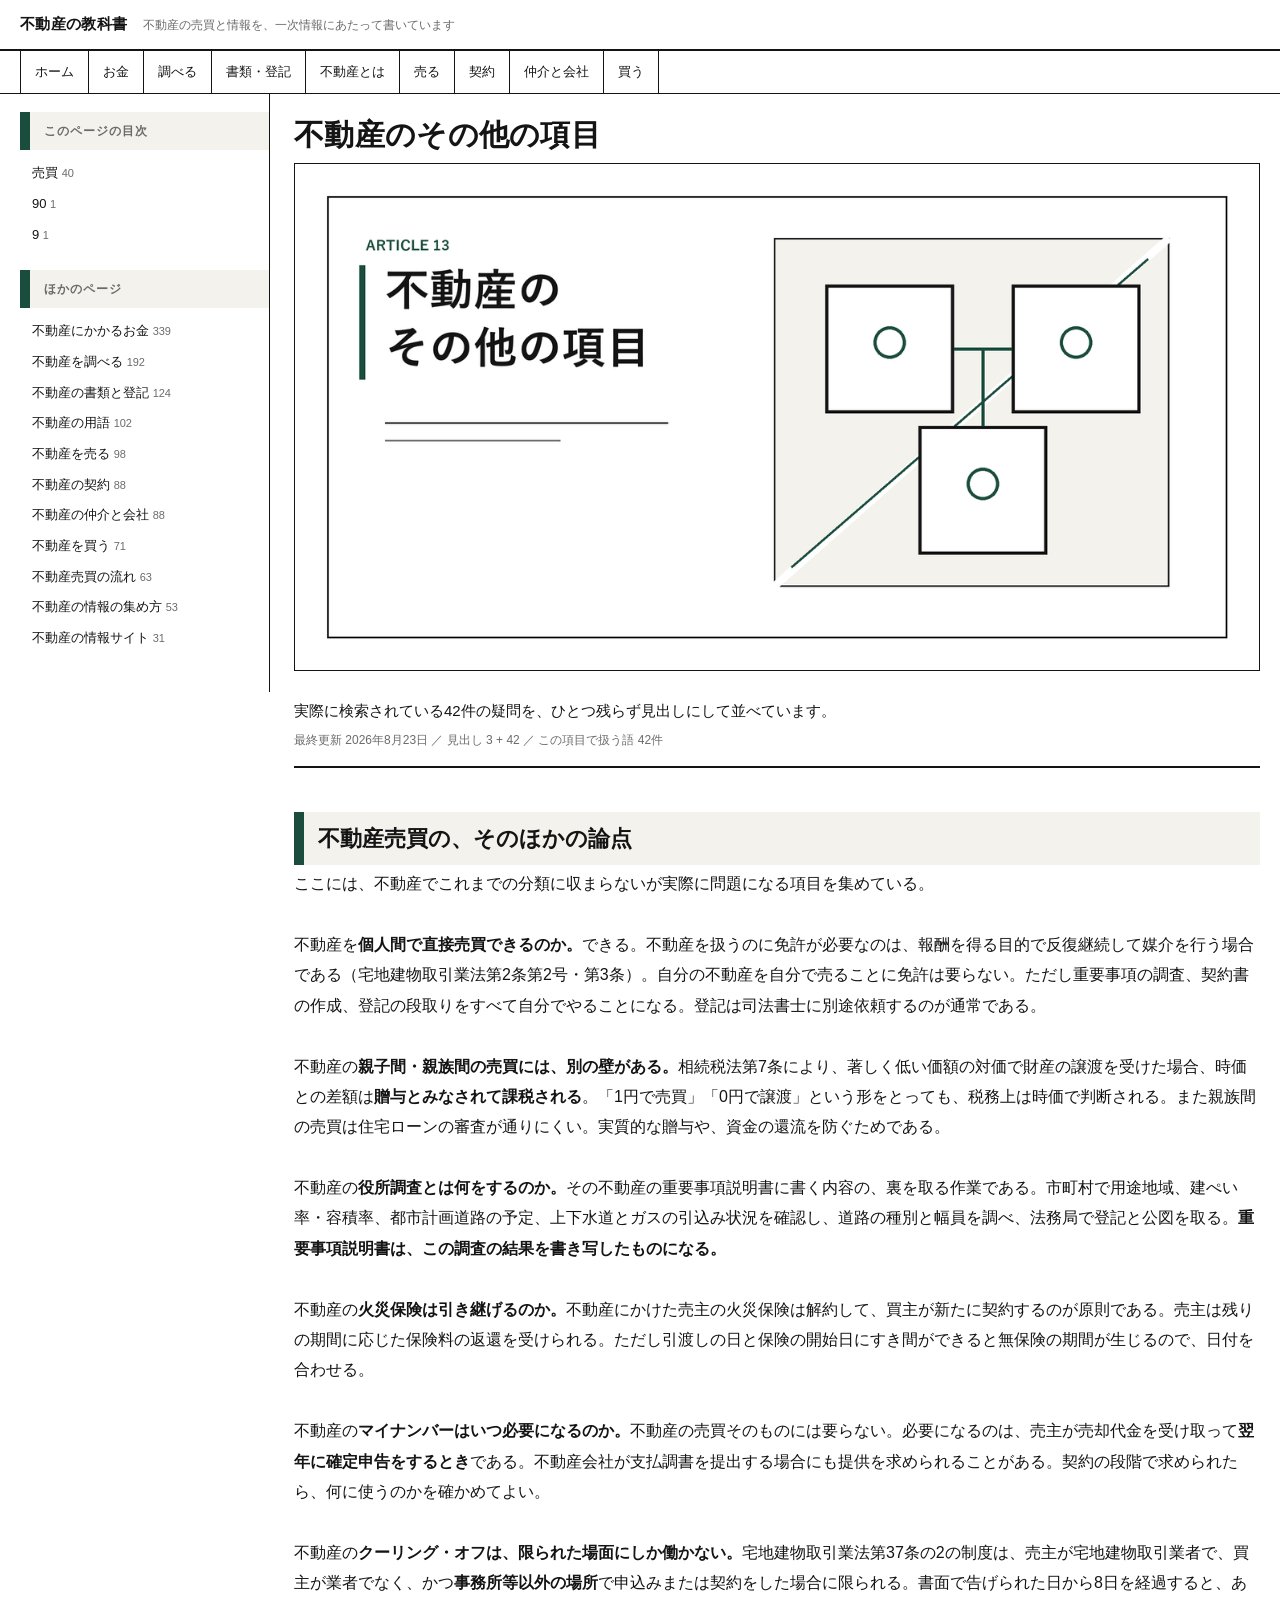
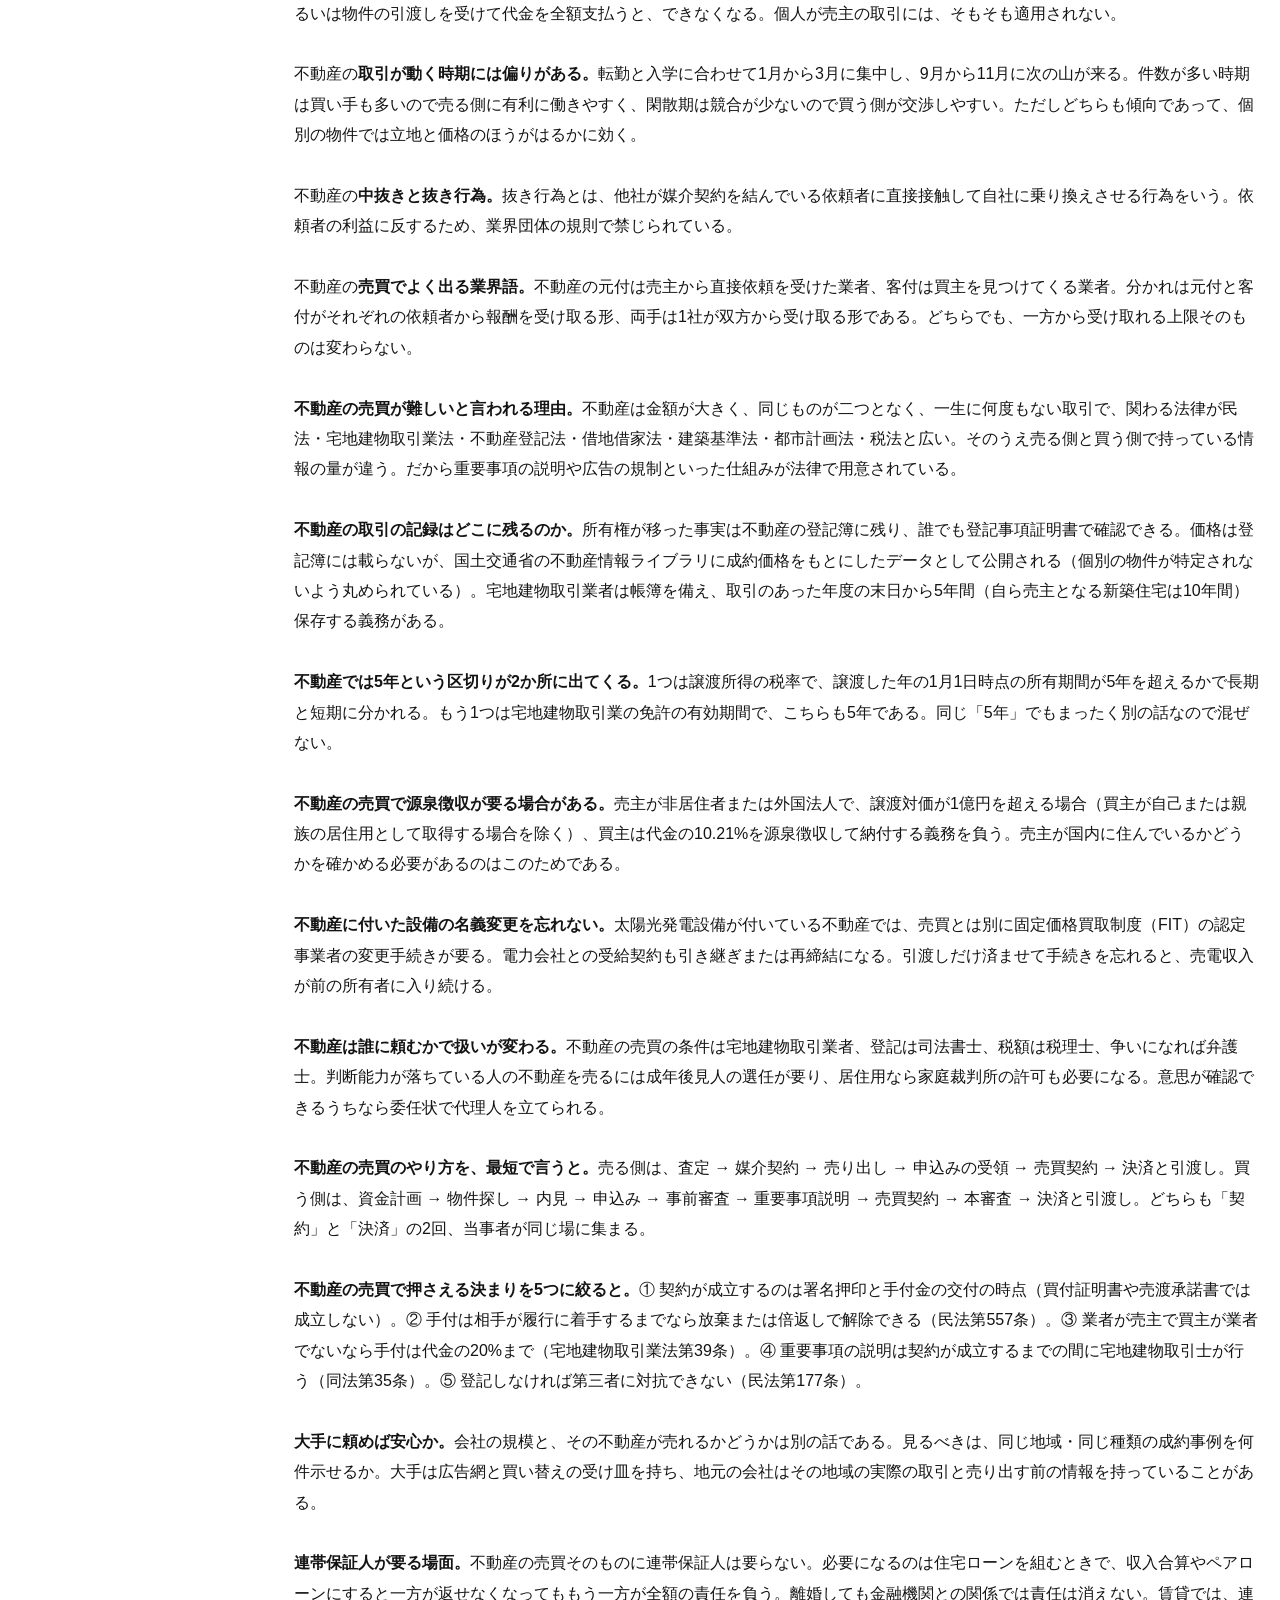
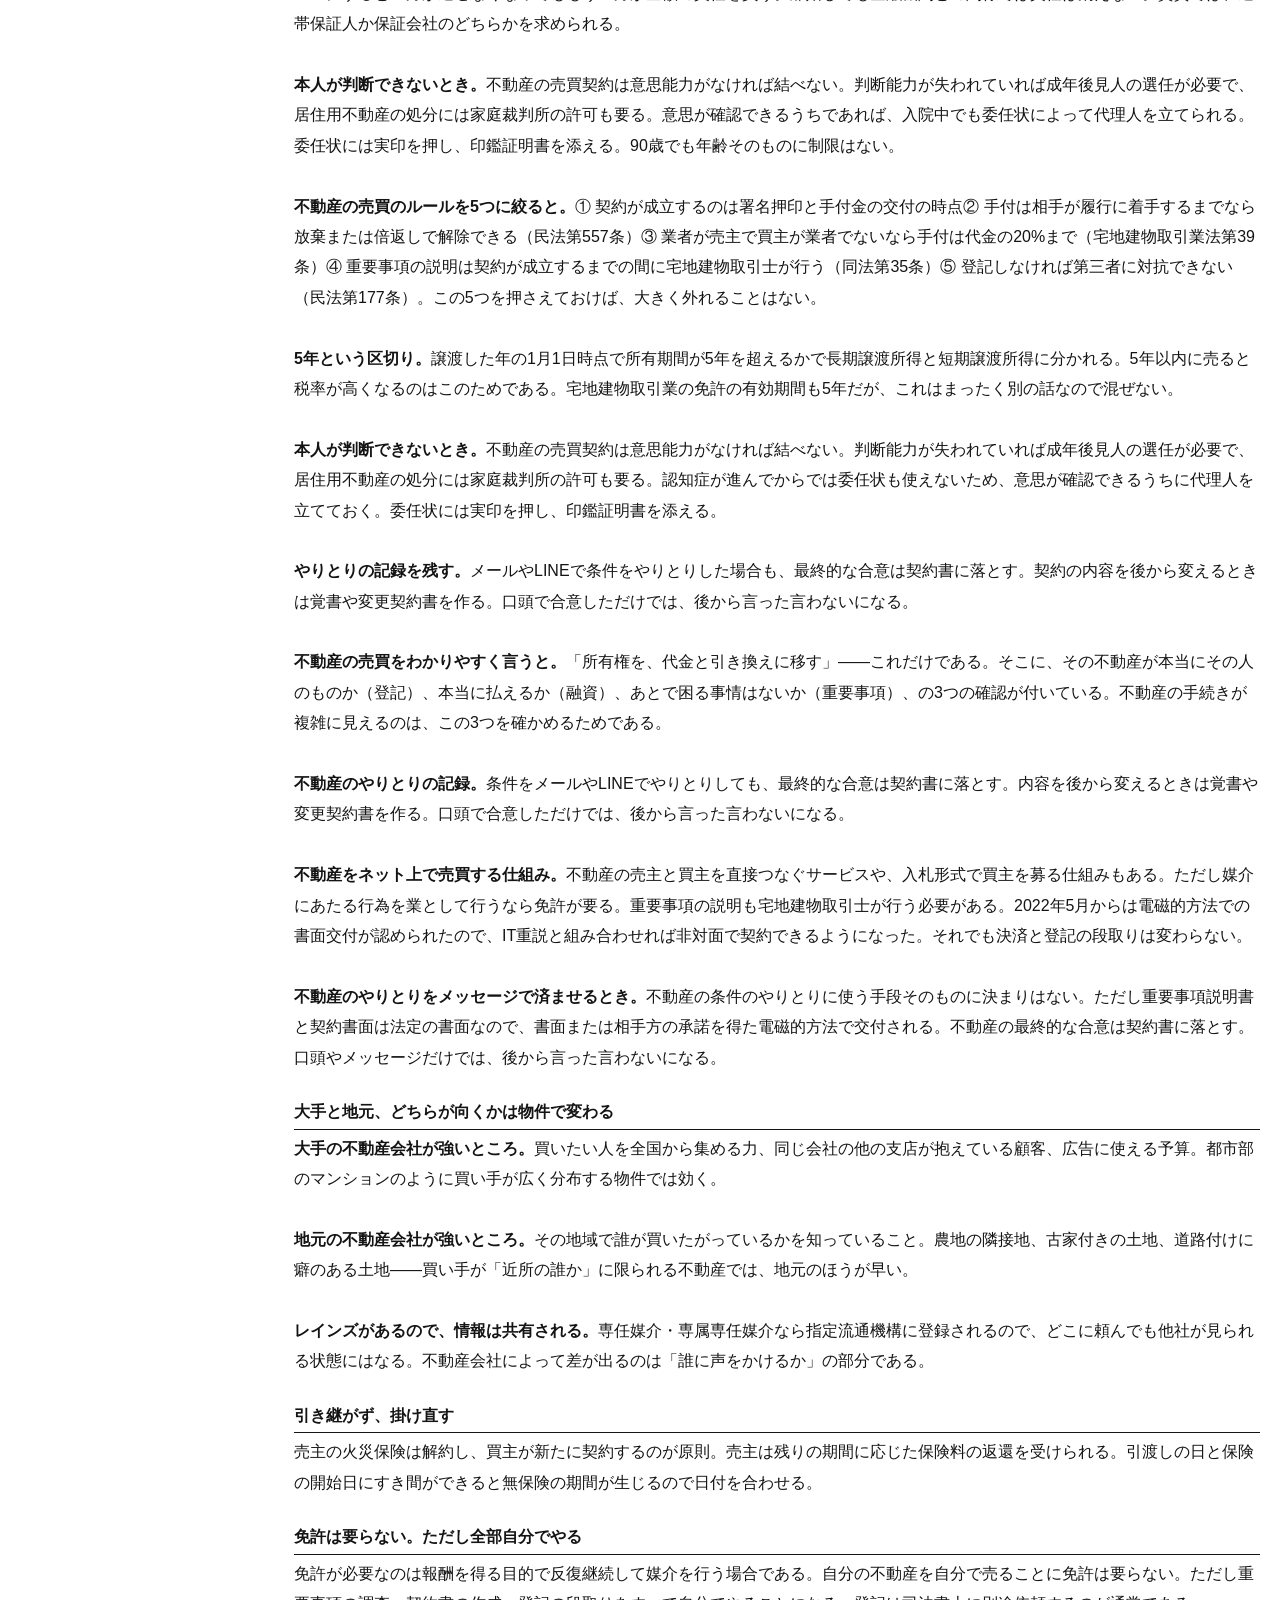
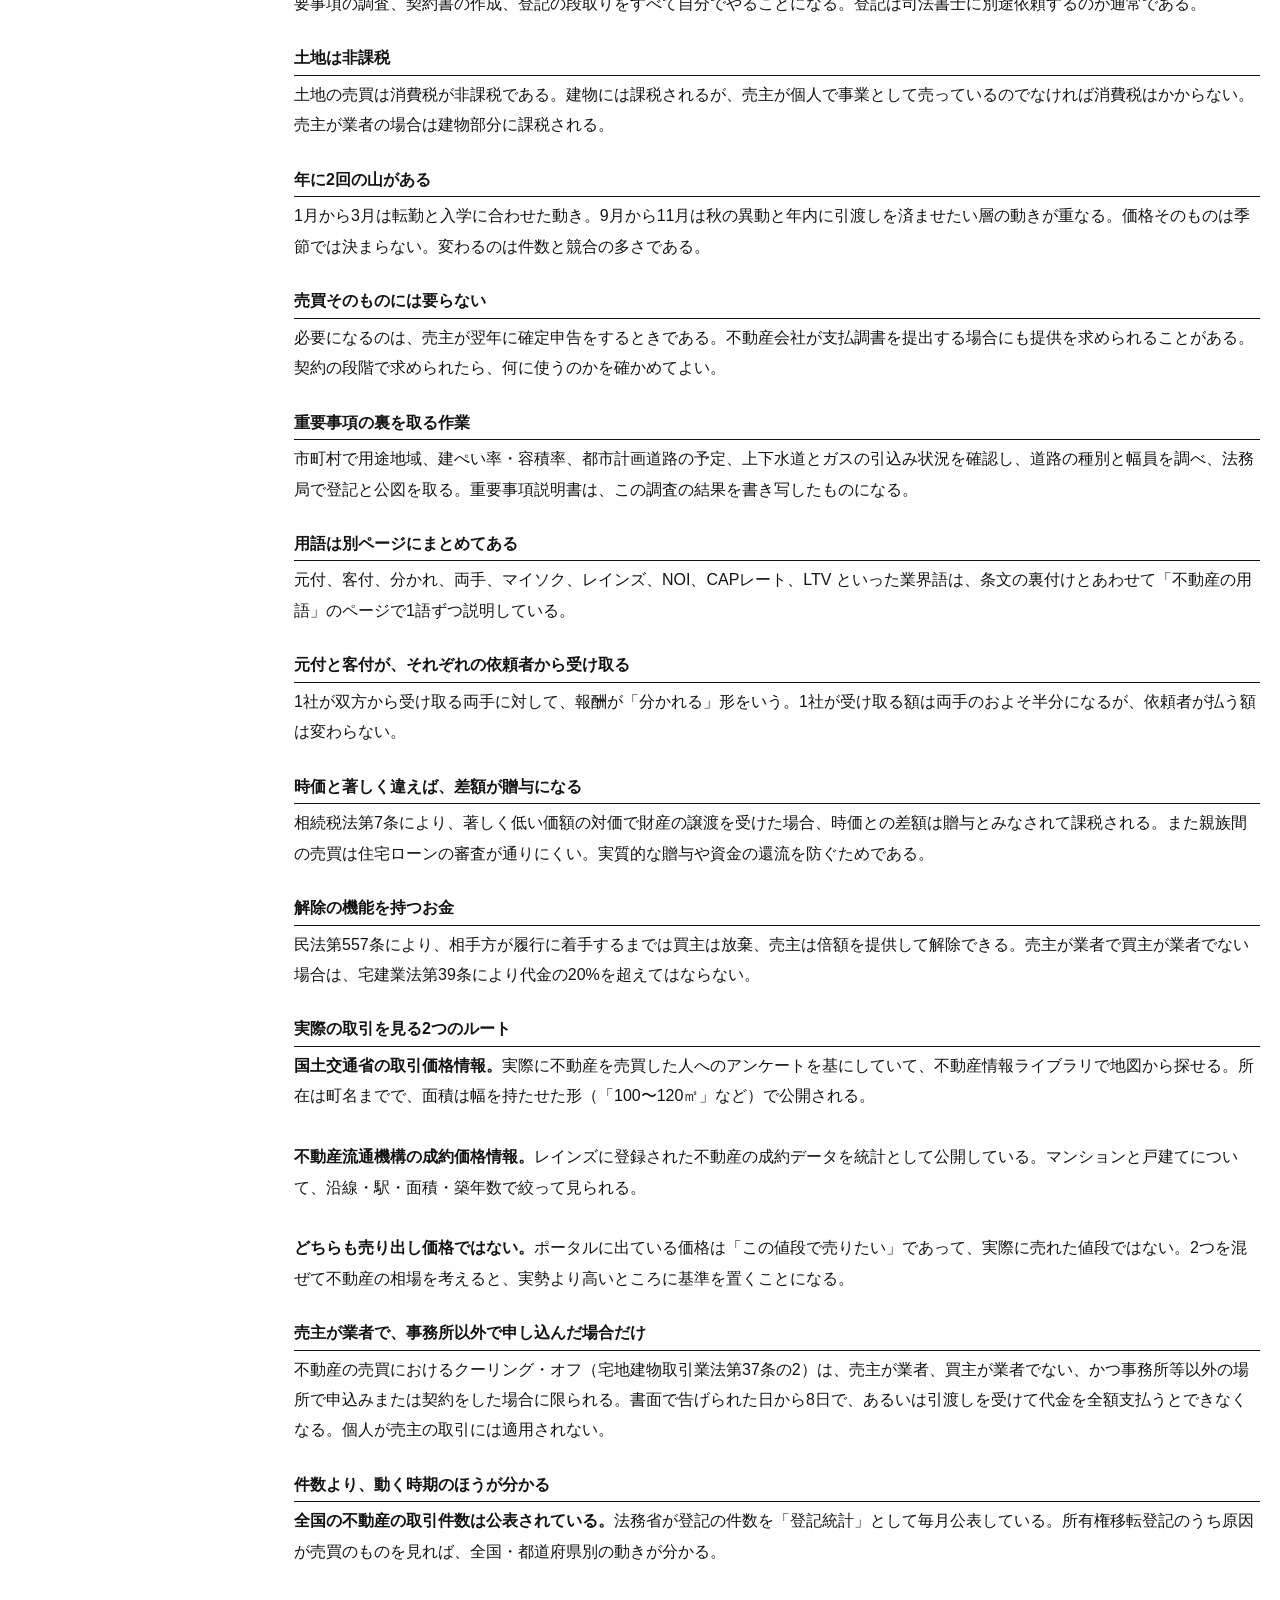
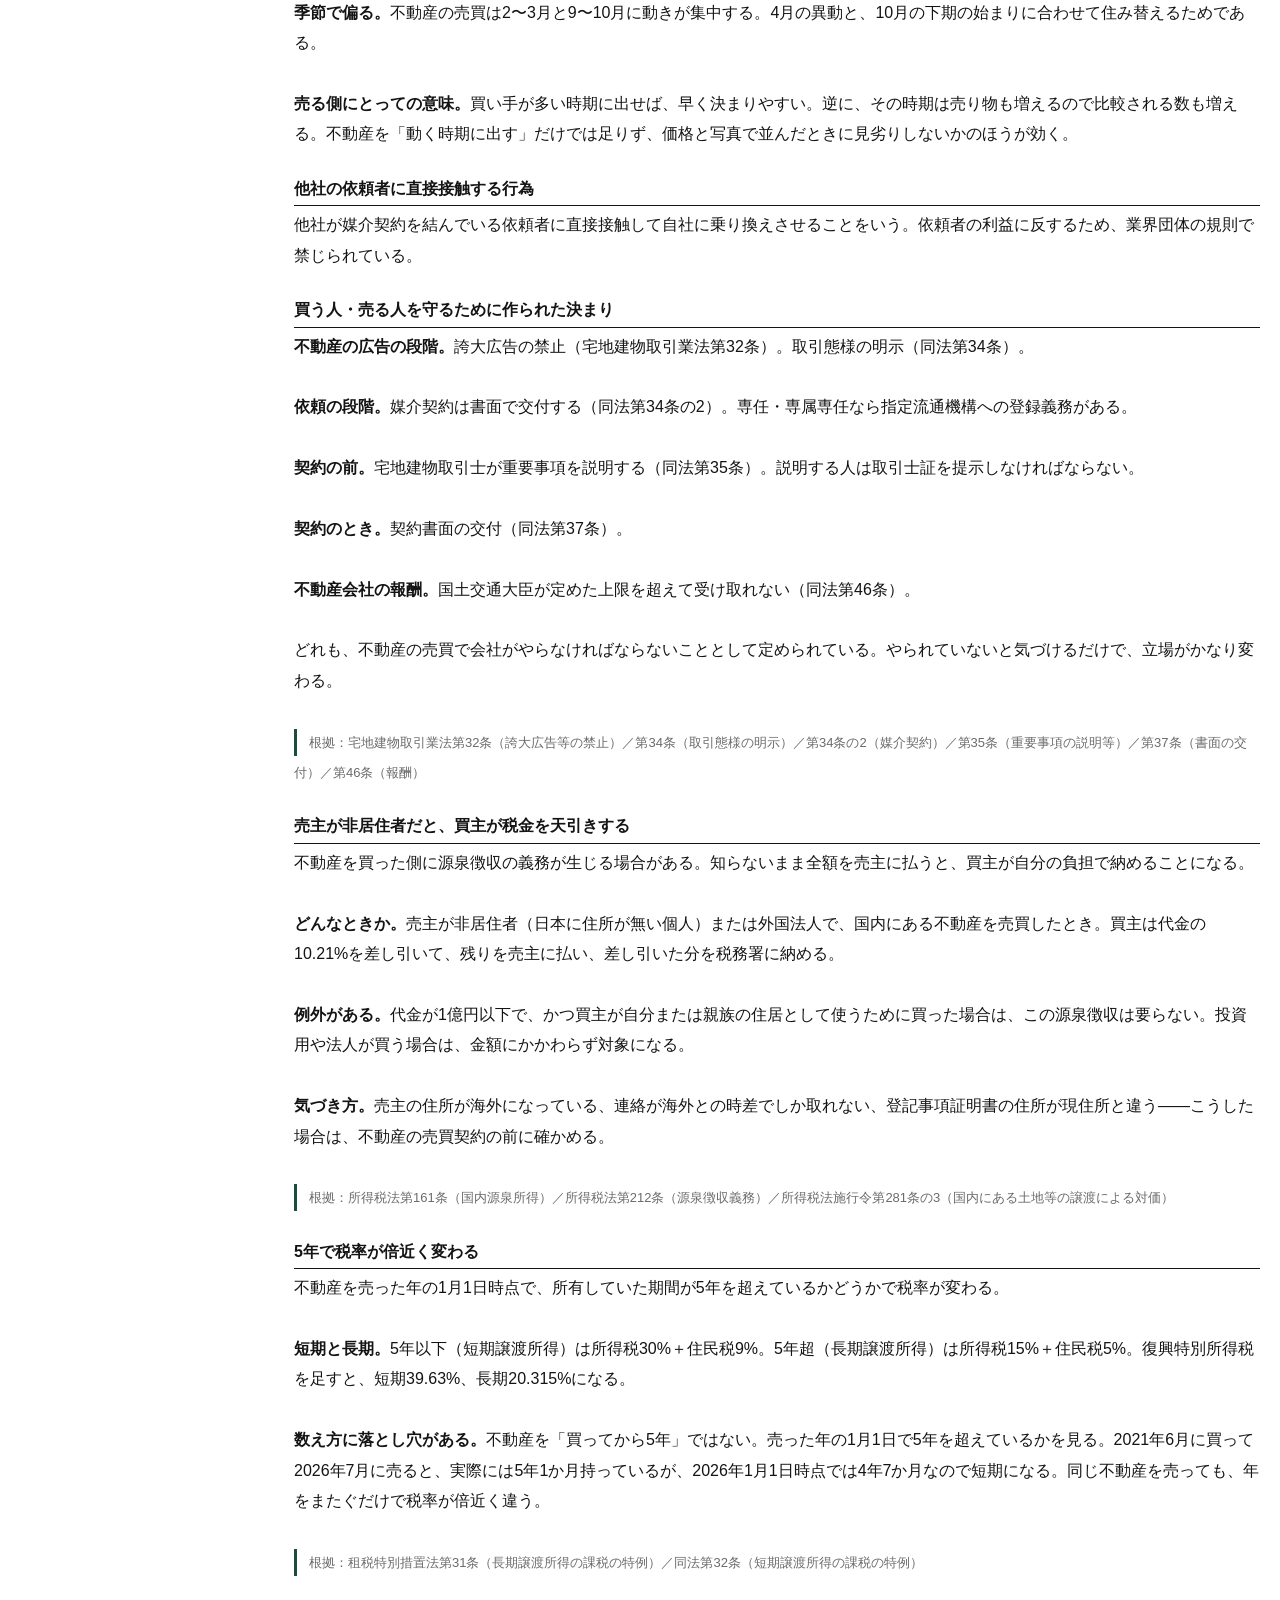
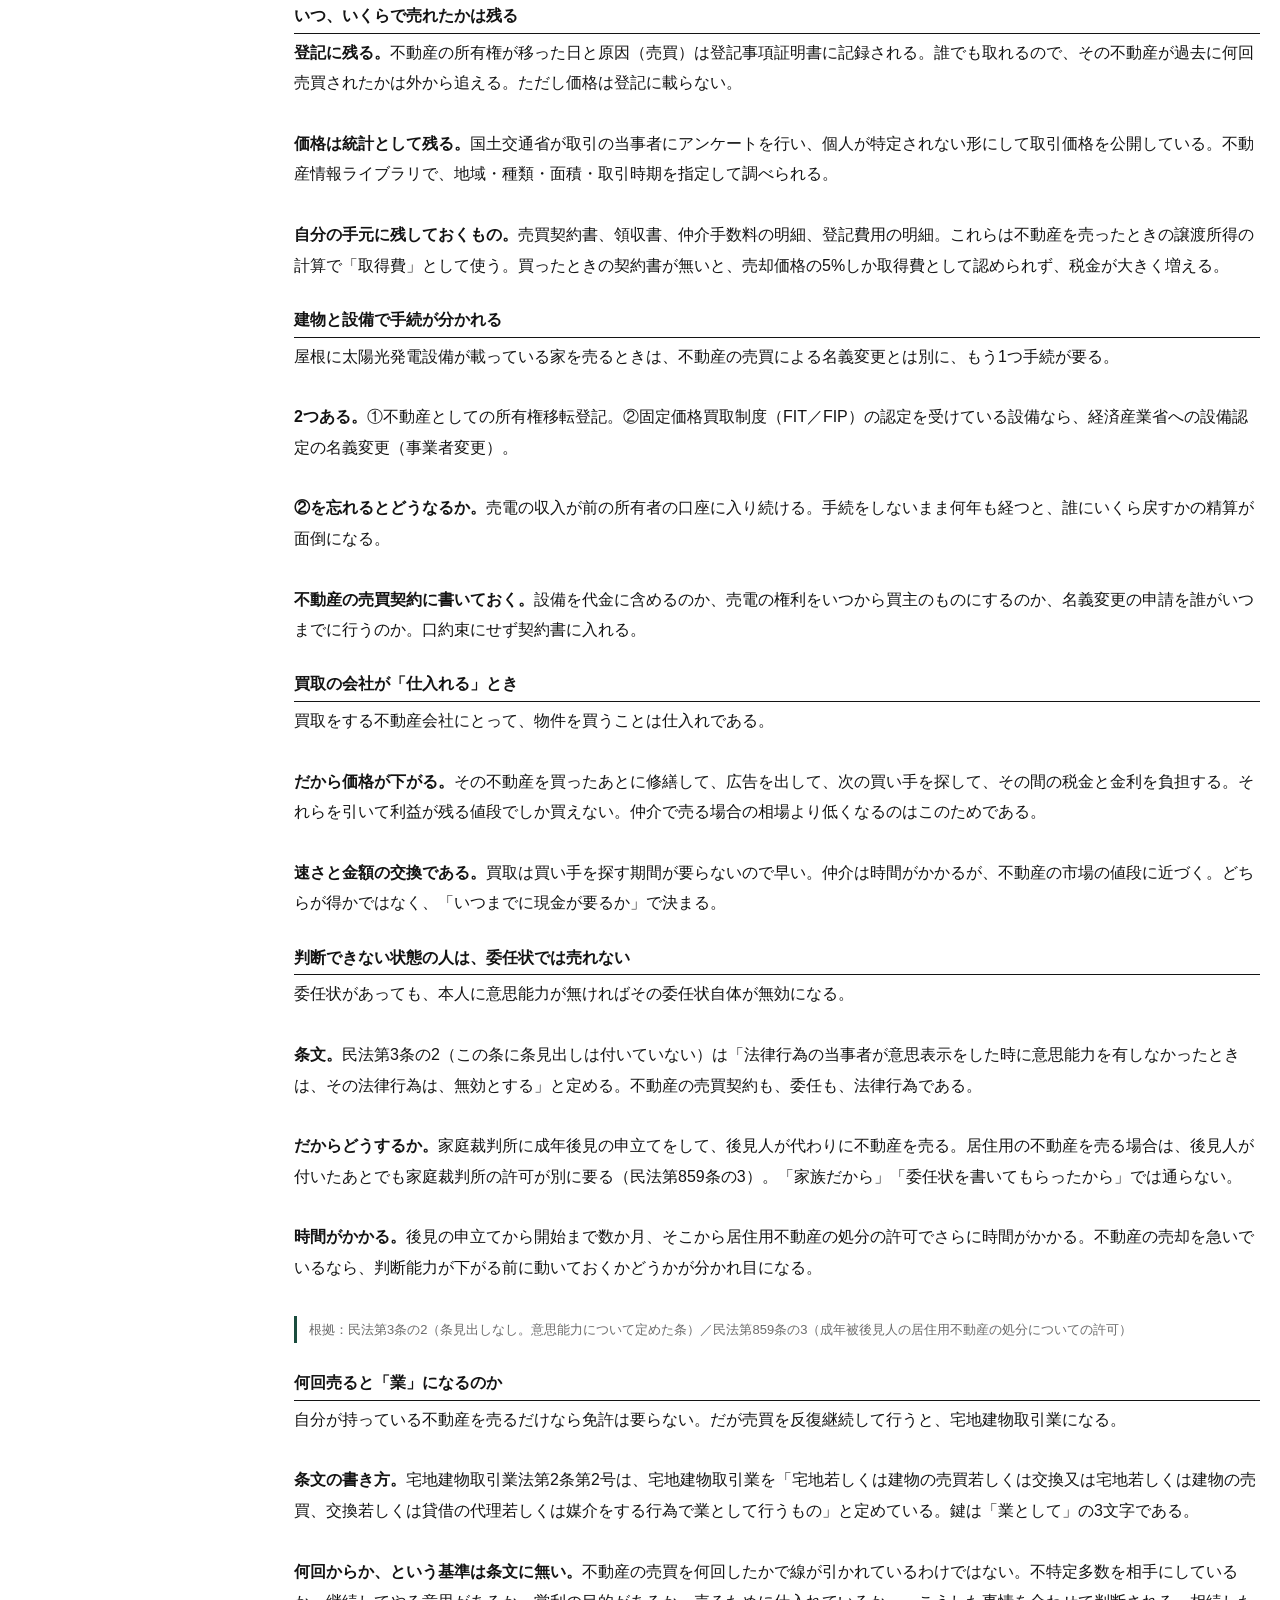
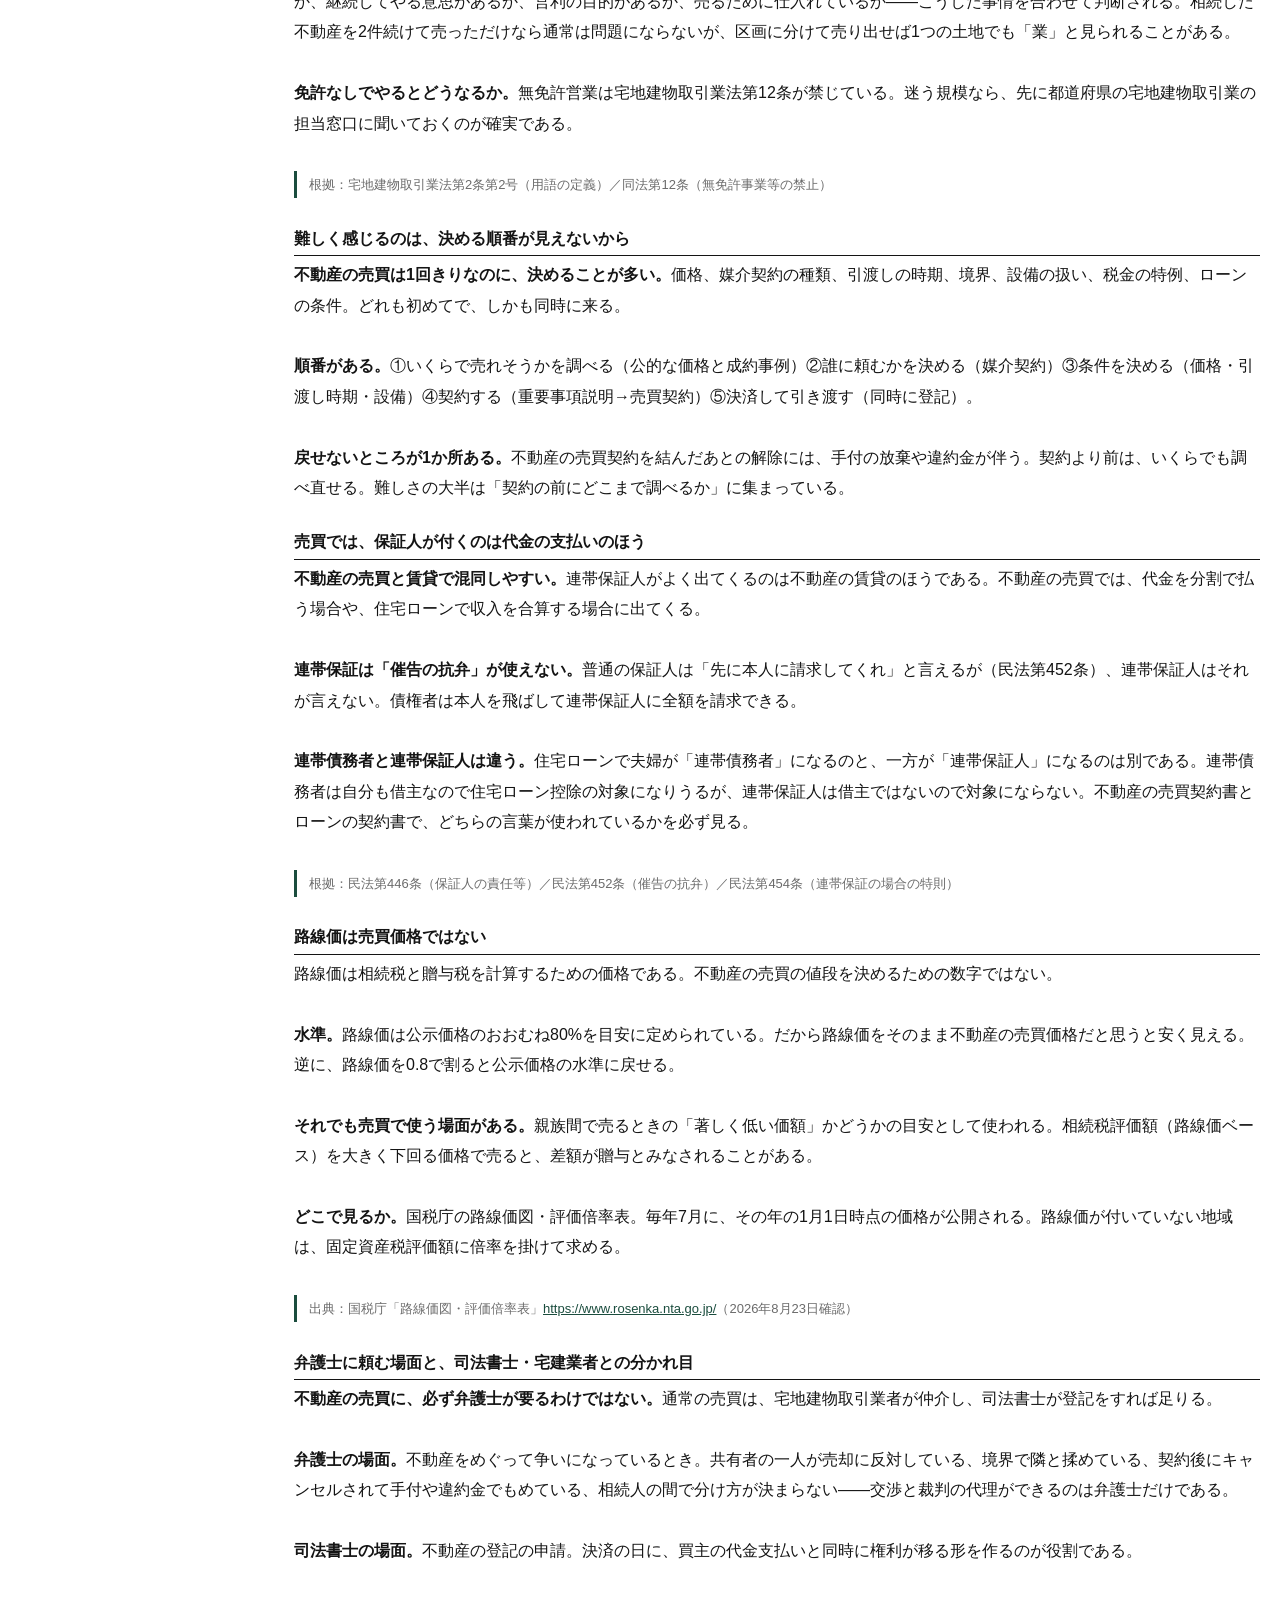
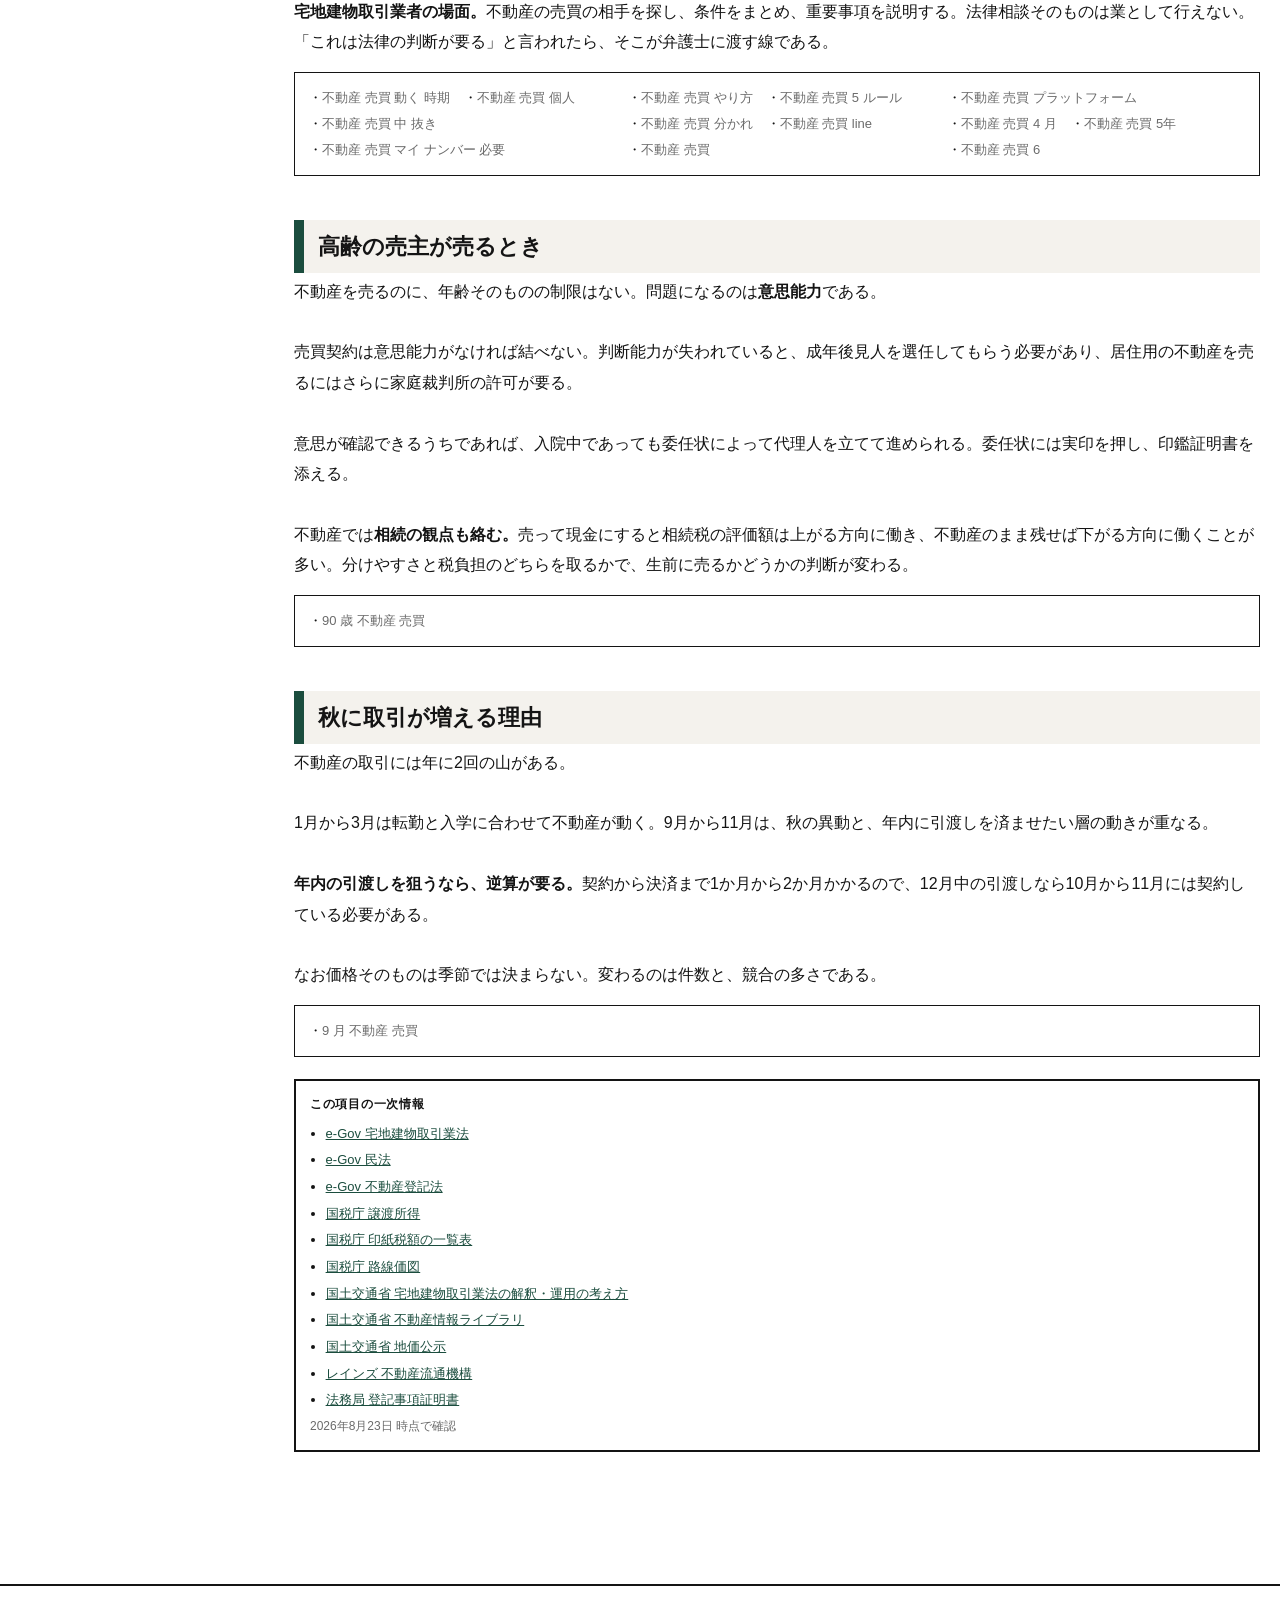
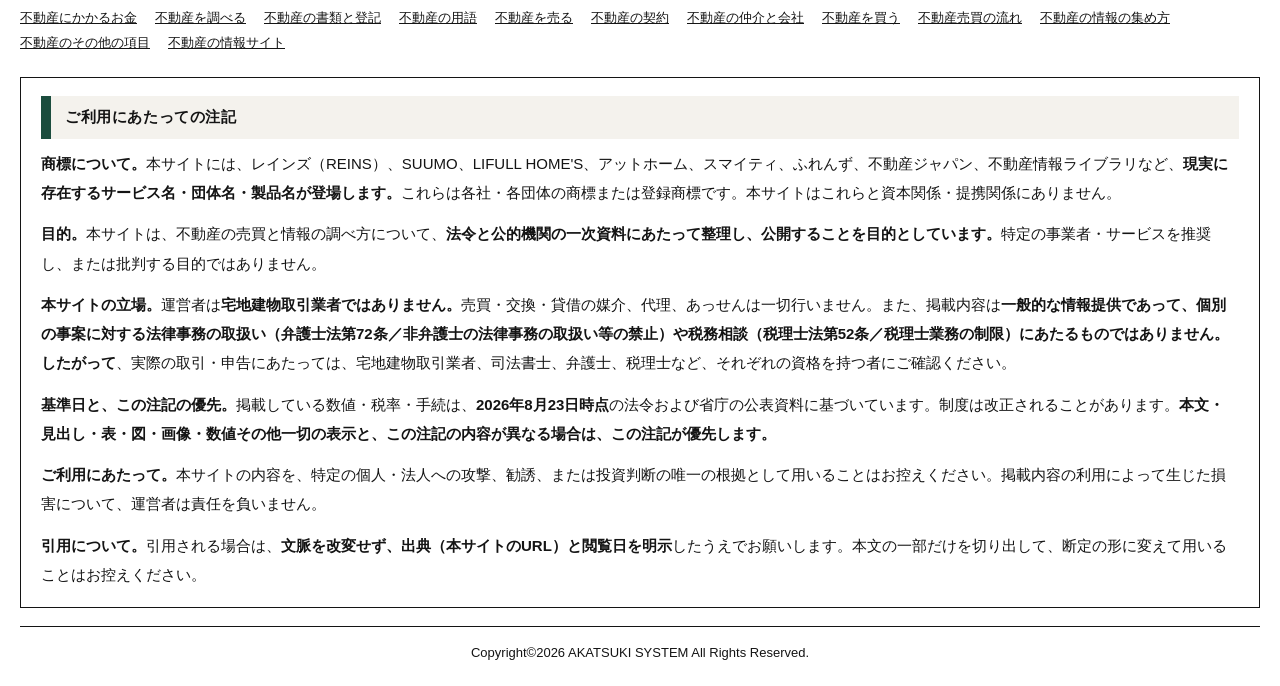
<file: misc/index.html>
<!doctype html>
<html lang="ja">
<head>
<meta charset="utf-8">
<meta name="viewport" content="width=device-width,initial-scale=1">
<title>個人間でも売買はできる。ただし親族に安く売ると贈与とみなされる</title>
<meta name="description" content="仲介を通さない個人間売買と親族間売買の注意点。著しく低い価格が贈与とみなされる場合と路線価の使い方、何回売ると業になるのか（宅地建物取引業法第2条第2号）、判断能力が下がったときの成年後見">
<meta name="robots" content="index,follow,max-image-preview:large,max-snippet:-1,max-video-preview:-1">
<meta name="format-detection" content="telephone=no">
<meta name="theme-color" content="#1b4d3e">
<meta name="google-site-verification" content="yLRx-toV1wwOXIgkFKSKQW8SYN7P5XBVnxkAWqeWzIE">
<link rel="canonical" href="https://fudosan-akatsuki-system.work/misc/">
<meta property="og:locale" content="ja_JP">
<meta property="og:site_name" content="不動産の教科書">
<meta property="og:type" content="article">
<meta property="og:title" content="個人間でも売買はできる。ただし親族に安く売ると贈与とみなされる">
<meta property="og:description" content="仲介を通さない個人間売買と親族間売買の注意点。著しく低い価格が贈与とみなされる場合と路線価の使い方、何回売ると業になるのか（宅地建物取引業法第2条第2号）、判断能力が下がったときの成年後見">
<meta property="og:url" content="https://fudosan-akatsuki-system.work/misc/">
<meta property="og:image" content="https://fudosan-akatsuki-system.work/img/og-v2/misc.jpg">
<meta property="og:image:secure_url" content="https://fudosan-akatsuki-system.work/img/og-v2/misc.jpg">
<meta property="og:image:type" content="image/jpeg">
<meta property="og:image:width" content="1200">
<meta property="og:image:height" content="630">
<meta property="og:image:alt" content="不動産のその他の項目。個人間・親族間売買と贈与の境界">
<meta property="article:published_time" content="2026-08-23">
<meta property="article:modified_time" content="2026-08-23">
<meta name="twitter:card" content="summary_large_image">
<meta name="twitter:title" content="個人間でも売買はできる。ただし親族に安く売ると贈与とみなされる">
<meta name="twitter:description" content="仲介を通さない個人間売買と親族間売買の注意点。著しく低い価格が贈与とみなされる場合と路線価の使い方、何回売ると業になるのか（宅地建物取引業法第2条第2号）、判断能力が下がったときの成年後見">
<meta name="twitter:image" content="https://fudosan-akatsuki-system.work/img/og-v2/misc.jpg">
<meta name="twitter:image:alt" content="不動産のその他の項目。個人間・親族間売買と贈与の境界">
<link rel="icon" href="/favicon.ico" sizes="48x48">
<link rel="icon" type="image/png" sizes="48x48" href="/favicon-48x48.png">
<link rel="icon" type="image/png" sizes="32x32" href="/favicon-32x32.png">
<link rel="icon" type="image/png" sizes="16x16" href="/favicon-16x16.png">
<link rel="apple-touch-icon" sizes="180x180" href="/apple-touch-icon.png">
<link rel="manifest" href="/site.webmanifest">
<link rel="mask-icon" href="/safari-pinned-tab.svg" color="#1b4d3e">
<link rel="preload" as="style" href="/css/base.css">
<link rel="stylesheet" href="/css/base.css">
<script type="application/ld+json">{"@context": "https://schema.org", "@graph": [{"@type": "Organization", "@id": "https://fudosan-akatsuki-system.work/#org", "name": "不動産の教科書", "url": "https://fudosan-akatsuki-system.work/", "logo": {"@type": "ImageObject", "url": "https://fudosan-akatsuki-system.work/android-chrome-512x512.png", "width": 512, "height": 512}}, {"@type": "WebSite", "@id": "https://fudosan-akatsuki-system.work/#site", "name": "不動産の教科書", "url": "https://fudosan-akatsuki-system.work/", "inLanguage": "ja", "publisher": {"@id": "https://fudosan-akatsuki-system.work/#org"}}, {"@type": "Article", "@id": "https://fudosan-akatsuki-system.work/misc/#article", "headline": "不動産のその他の項目", "description": "不動産売買のその他の論点。個人間売買と親族間売買、著しく低い価格が贈与とみなされる場合と路線価の使い方、何回売ると業になるのか（宅地建物取引業法第2条第2号）、認知症で判断能力が下がると委任状では売れないこと、非居住者の源泉徴収、連帯保証人、5年以内の税率まで解説します。大手と地元の違い、動く時期まで扱います。", "inLanguage": "ja", "datePublished": "2026-08-23", "dateModified": "2026-08-23", "mainEntityOfPage": {"@type": "WebPage", "@id": "https://fudosan-akatsuki-system.work/misc/"}, "image": "https://fudosan-akatsuki-system.work/img/misc.png", "author": {"@id": "https://fudosan-akatsuki-system.work/#org"}, "publisher": {"@id": "https://fudosan-akatsuki-system.work/#org"}}, {"@type": "BreadcrumbList", "itemListElement": [{"@type": "ListItem", "position": 1, "name": "ホーム", "item": "https://fudosan-akatsuki-system.work/"}, {"@type": "ListItem", "position": 2, "name": "不動産のその他の項目", "item": "https://fudosan-akatsuki-system.work/misc/"}]}]}</script>
</head>
<body>
<header class="head"><div class="in"><div class="site"><a href="/">不動産の教科書</a></div><div class="tag">不動産の売買と情報を、一次情報にあたって書いています</div></div></header>
<nav class="nav"><ul><li><a href="/">ホーム</a></li><li><a href="/money/">お金</a></li><li><a href="/research/">調べる</a></li><li><a href="/registry/">書類・登記</a></li><li><a href="/about/">不動産とは</a></li><li><a href="/sell/">売る</a></li><li><a href="/contract/">契約</a></li><li><a href="/agent/">仲介と会社</a></li><li><a href="/buy/">買う</a></li></ul></nav>
<div class="wrap"><aside class="side"><h2>このページの目次</h2><ol><li><a href="#h2-0">売買 <span class="n">40</span></a></li><li><a href="#h2-1">90 <span class="n">1</span></a></li><li><a href="#h2-2">9 <span class="n">1</span></a></li></ol><h2>ほかのページ</h2><ol><li><a href="/money/">不動産にかかるお金 <span class="n">339</span></a></li><li><a href="/research/">不動産を調べる <span class="n">192</span></a></li><li><a href="/registry/">不動産の書類と登記 <span class="n">124</span></a></li><li><a href="/about/">不動産の用語 <span class="n">102</span></a></li><li><a href="/sell/">不動産を売る <span class="n">98</span></a></li><li><a href="/contract/">不動産の契約 <span class="n">88</span></a></li><li><a href="/agent/">不動産の仲介と会社 <span class="n">88</span></a></li><li><a href="/buy/">不動産を買う <span class="n">71</span></a></li><li><a href="/flow/">不動産売買の流れ <span class="n">63</span></a></li><li><a href="/sources/">不動産の情報の集め方 <span class="n">53</span></a></li><li><a href="/portals/">不動産の情報サイト <span class="n">31</span></a></li></ol></aside><main><h1>不動産のその他の項目</h1><img class="eye" src="/img/misc.png" alt="不動産売買のその他の項目｜個人間売買、親族間売買、贈与とみなされる場合" width="1200" height="630"><p class="lead">実際に検索されている42件の疑問を、ひとつ残らず見出しにして並べています。</p><p class="meta">最終更新 2026年8月23日 ／ 見出し 3 + 42 ／ この項目で扱う語 42件</p><h2 id="h2-0">不動産売買の、そのほかの論点</h2><p>ここには、不動産でこれまでの分類に収まらないが実際に問題になる項目を集めている。<br><br>不動産を<b>個人間で直接売買できるのか。</b>できる。不動産を扱うのに免許が必要なのは、報酬を得る目的で反復継続して媒介を行う場合である（宅地建物取引業法第2条第2号・第3条）。自分の不動産を自分で売ることに免許は要らない。ただし重要事項の調査、契約書の作成、登記の段取りをすべて自分でやることになる。登記は司法書士に別途依頼するのが通常である。<br><br>不動産の<b>親子間・親族間の売買には、別の壁がある。</b>相続税法第7条により、著しく低い価額の対価で財産の譲渡を受けた場合、時価との差額は<b>贈与とみなされて課税される</b>。「1円で売買」「0円で譲渡」という形をとっても、税務上は時価で判断される。また親族間の売買は住宅ローンの審査が通りにくい。実質的な贈与や、資金の還流を防ぐためである。<br><br>不動産の<b>役所調査とは何をするのか。</b>その不動産の重要事項説明書に書く内容の、裏を取る作業である。市町村で用途地域、建ぺい率・容積率、都市計画道路の予定、上下水道とガスの引込み状況を確認し、道路の種別と幅員を調べ、法務局で登記と公図を取る。<b>重要事項説明書は、この調査の結果を書き写したものになる。</b><br><br>不動産の<b>火災保険は引き継げるのか。</b>不動産にかけた売主の火災保険は解約して、買主が新たに契約するのが原則である。売主は残りの期間に応じた保険料の返還を受けられる。ただし引渡しの日と保険の開始日にすき間ができると無保険の期間が生じるので、日付を合わせる。<br><br>不動産の<b>マイナンバーはいつ必要になるのか。</b>不動産の売買そのものには要らない。必要になるのは、売主が売却代金を受け取って<b>翌年に確定申告をするとき</b>である。不動産会社が支払調書を提出する場合にも提供を求められることがある。契約の段階で求められたら、何に使うのかを確かめてよい。<br><br>不動産の<b>クーリング・オフは、限られた場面にしか働かない。</b>宅地建物取引業法第37条の2の制度は、売主が宅地建物取引業者で、買主が業者でなく、かつ<b>事務所等以外の場所</b>で申込みまたは契約をした場合に限られる。書面で告げられた日から8日を経過すると、あるいは物件の引渡しを受けて代金を全額支払うと、できなくなる。個人が売主の取引には、そもそも適用されない。<br><br>不動産の<b>取引が動く時期には偏りがある。</b>転勤と入学に合わせて1月から3月に集中し、9月から11月に次の山が来る。件数が多い時期は買い手も多いので売る側に有利に働きやすく、閑散期は競合が少ないので買う側が交渉しやすい。ただしどちらも傾向であって、個別の物件では立地と価格のほうがはるかに効く。<br><br>不動産の<b>中抜きと抜き行為。</b>抜き行為とは、他社が媒介契約を結んでいる依頼者に直接接触して自社に乗り換えさせる行為をいう。依頼者の利益に反するため、業界団体の規則で禁じられている。<br><br>不動産の<b>売買でよく出る業界語。</b>不動産の元付は売主から直接依頼を受けた業者、客付は買主を見つけてくる業者。分かれは元付と客付がそれぞれの依頼者から報酬を受け取る形、両手は1社が双方から受け取る形である。どちらでも、一方から受け取れる上限そのものは変わらない。<br><br><b>不動産の売買が難しいと言われる理由。</b>不動産は金額が大きく、同じものが二つとなく、一生に何度もない取引で、関わる法律が民法・宅地建物取引業法・不動産登記法・借地借家法・建築基準法・都市計画法・税法と広い。そのうえ売る側と買う側で持っている情報の量が違う。だから重要事項の説明や広告の規制といった仕組みが法律で用意されている。<br><br><b>不動産の取引の記録はどこに残るのか。</b>所有権が移った事実は不動産の登記簿に残り、誰でも登記事項証明書で確認できる。価格は登記簿には載らないが、国土交通省の不動産情報ライブラリに成約価格をもとにしたデータとして公開される（個別の物件が特定されないよう丸められている）。宅地建物取引業者は帳簿を備え、取引のあった年度の末日から5年間（自ら売主となる新築住宅は10年間）保存する義務がある。<br><br><b>不動産では5年という区切りが2か所に出てくる。</b>1つは譲渡所得の税率で、譲渡した年の1月1日時点の所有期間が5年を超えるかで長期と短期に分かれる。もう1つは宅地建物取引業の免許の有効期間で、こちらも5年である。同じ「5年」でもまったく別の話なので混ぜない。<br><br><b>不動産の売買で源泉徴収が要る場合がある。</b>売主が非居住者または外国法人で、譲渡対価が1億円を超える場合（買主が自己または親族の居住用として取得する場合を除く）、買主は代金の10.21%を源泉徴収して納付する義務を負う。売主が国内に住んでいるかどうかを確かめる必要があるのはこのためである。<br><br><b>不動産に付いた設備の名義変更を忘れない。</b>太陽光発電設備が付いている不動産では、売買とは別に固定価格買取制度（FIT）の認定事業者の変更手続きが要る。電力会社との受給契約も引き継ぎまたは再締結になる。引渡しだけ済ませて手続きを忘れると、売電収入が前の所有者に入り続ける。<br><br><b>不動産は誰に頼むかで扱いが変わる。</b>不動産の売買の条件は宅地建物取引業者、登記は司法書士、税額は税理士、争いになれば弁護士。判断能力が落ちている人の不動産を売るには成年後見人の選任が要り、居住用なら家庭裁判所の許可も必要になる。意思が確認できるうちなら委任状で代理人を立てられる。<br><br><b>不動産の売買のやり方を、最短で言うと。</b>売る側は、査定 → 媒介契約 → 売り出し → 申込みの受領 → 売買契約 → 決済と引渡し。買う側は、資金計画 → 物件探し → 内見 → 申込み → 事前審査 → 重要事項説明 → 売買契約 → 本審査 → 決済と引渡し。どちらも「契約」と「決済」の2回、当事者が同じ場に集まる。<br><br><b>不動産の売買で押さえる決まりを5つに絞ると。</b>① 契約が成立するのは署名押印と手付金の交付の時点（買付証明書や売渡承諾書では成立しない）。② 手付は相手が履行に着手するまでなら放棄または倍返しで解除できる（民法第557条）。③ 業者が売主で買主が業者でないなら手付は代金の20%まで（宅地建物取引業法第39条）。④ 重要事項の説明は契約が成立するまでの間に宅地建物取引士が行う（同法第35条）。⑤ 登記しなければ第三者に対抗できない（民法第177条）。<br><br><b>大手に頼めば安心か。</b>会社の規模と、その不動産が売れるかどうかは別の話である。見るべきは、同じ地域・同じ種類の成約事例を何件示せるか。大手は広告網と買い替えの受け皿を持ち、地元の会社はその地域の実際の取引と売り出す前の情報を持っていることがある。<br><br><b>連帯保証人が要る場面。</b>不動産の売買そのものに連帯保証人は要らない。必要になるのは住宅ローンを組むときで、収入合算やペアローンにすると一方が返せなくなってももう一方が全額の責任を負う。離婚しても金融機関との関係では責任は消えない。賃貸では、連帯保証人か保証会社のどちらかを求められる。<br><br><b>本人が判断できないとき。</b>不動産の売買契約は意思能力がなければ結べない。判断能力が失われていれば成年後見人の選任が必要で、居住用不動産の処分には家庭裁判所の許可も要る。意思が確認できるうちであれば、入院中でも委任状によって代理人を立てられる。委任状には実印を押し、印鑑証明書を添える。90歳でも年齢そのものに制限はない。<br><br><b>不動産の売買のルールを5つに絞ると。</b>① 契約が成立するのは署名押印と手付金の交付の時点② 手付は相手が履行に着手するまでなら放棄または倍返しで解除できる（民法第557条）③ 業者が売主で買主が業者でないなら手付は代金の20%まで（宅地建物取引業法第39条）④ 重要事項の説明は契約が成立するまでの間に宅地建物取引士が行う（同法第35条）⑤ 登記しなければ第三者に対抗できない（民法第177条）。この5つを押さえておけば、大きく外れることはない。<br><br><b>5年という区切り。</b>譲渡した年の1月1日時点で所有期間が5年を超えるかで長期譲渡所得と短期譲渡所得に分かれる。5年以内に売ると税率が高くなるのはこのためである。宅地建物取引業の免許の有効期間も5年だが、これはまったく別の話なので混ぜない。<br><br><b>本人が判断できないとき。</b>不動産の売買契約は意思能力がなければ結べない。判断能力が失われていれば成年後見人の選任が必要で、居住用不動産の処分には家庭裁判所の許可も要る。認知症が進んでからでは委任状も使えないため、意思が確認できるうちに代理人を立てておく。委任状には実印を押し、印鑑証明書を添える。<br><br><b>やりとりの記録を残す。</b>メールやLINEで条件をやりとりした場合も、最終的な合意は契約書に落とす。契約の内容を後から変えるときは覚書や変更契約書を作る。口頭で合意しただけでは、後から言った言わないになる。<br><br><b>不動産の売買をわかりやすく言うと。</b>「所有権を、代金と引き換えに移す」——これだけである。そこに、その不動産が本当にその人のものか（登記）、本当に払えるか（融資）、あとで困る事情はないか（重要事項）、の3つの確認が付いている。不動産の手続きが複雑に見えるのは、この3つを確かめるためである。<br><br><b>不動産のやりとりの記録。</b>条件をメールやLINEでやりとりしても、最終的な合意は契約書に落とす。内容を後から変えるときは覚書や変更契約書を作る。口頭で合意しただけでは、後から言った言わないになる。<br><br><b>不動産をネット上で売買する仕組み。</b>不動産の売主と買主を直接つなぐサービスや、入札形式で買主を募る仕組みもある。ただし媒介にあたる行為を業として行うなら免許が要る。重要事項の説明も宅地建物取引士が行う必要がある。2022年5月からは電磁的方法での書面交付が認められたので、IT重説と組み合わせれば非対面で契約できるようになった。それでも決済と登記の段取りは変わらない。<br><br><b>不動産のやりとりをメッセージで済ませるとき。</b>不動産の条件のやりとりに使う手段そのものに決まりはない。ただし重要事項説明書と契約書面は法定の書面なので、書面または相手方の承諾を得た電磁的方法で交付される。不動産の最終的な合意は契約書に落とす。口頭やメッセージだけでは、後から言った言わないになる。</p><h3>大手と地元、どちらが向くかは物件で変わる</h3><p><b>大手の不動産会社が強いところ。</b>買いたい人を全国から集める力、同じ会社の他の支店が抱えている顧客、広告に使える予算。都市部のマンションのように買い手が広く分布する物件では効く。<br><br><b>地元の不動産会社が強いところ。</b>その地域で誰が買いたがっているかを知っていること。農地の隣接地、古家付きの土地、道路付けに癖のある土地——買い手が「近所の誰か」に限られる不動産では、地元のほうが早い。<br><br><b>レインズがあるので、情報は共有される。</b>専任媒介・専属専任媒介なら指定流通機構に登録されるので、どこに頼んでも他社が見られる状態にはなる。不動産会社によって差が出るのは「誰に声をかけるか」の部分である。</p><h3>引き継がず、掛け直す</h3><p>売主の火災保険は解約し、買主が新たに契約するのが原則。売主は残りの期間に応じた保険料の返還を受けられる。引渡しの日と保険の開始日にすき間ができると無保険の期間が生じるので日付を合わせる。</p><h3>免許は要らない。ただし全部自分でやる</h3><p>免許が必要なのは報酬を得る目的で反復継続して媒介を行う場合である。自分の不動産を自分で売ることに免許は要らない。ただし重要事項の調査、契約書の作成、登記の段取りをすべて自分でやることになる。登記は司法書士に別途依頼するのが通常である。</p><h3>土地は非課税</h3><p>土地の売買は消費税が非課税である。建物には課税されるが、売主が個人で事業として売っているのでなければ消費税はかからない。売主が業者の場合は建物部分に課税される。</p><h3>年に2回の山がある</h3><p>1月から3月は転勤と入学に合わせた動き。9月から11月は秋の異動と年内に引渡しを済ませたい層の動きが重なる。価格そのものは季節では決まらない。変わるのは件数と競合の多さである。</p><h3>売買そのものには要らない</h3><p>必要になるのは、売主が翌年に確定申告をするときである。不動産会社が支払調書を提出する場合にも提供を求められることがある。契約の段階で求められたら、何に使うのかを確かめてよい。</p><h3>重要事項の裏を取る作業</h3><p>市町村で用途地域、建ぺい率・容積率、都市計画道路の予定、上下水道とガスの引込み状況を確認し、道路の種別と幅員を調べ、法務局で登記と公図を取る。重要事項説明書は、この調査の結果を書き写したものになる。</p><h3>用語は別ページにまとめてある</h3><p>元付、客付、分かれ、両手、マイソク、レインズ、NOI、CAPレート、LTV といった業界語は、条文の裏付けとあわせて「不動産の用語」のページで1語ずつ説明している。</p><h3>元付と客付が、それぞれの依頼者から受け取る</h3><p>1社が双方から受け取る両手に対して、報酬が「分かれる」形をいう。1社が受け取る額は両手のおよそ半分になるが、依頼者が払う額は変わらない。</p><h3>時価と著しく違えば、差額が贈与になる</h3><p>相続税法第7条により、著しく低い価額の対価で財産の譲渡を受けた場合、時価との差額は贈与とみなされて課税される。また親族間の売買は住宅ローンの審査が通りにくい。実質的な贈与や資金の還流を防ぐためである。</p><h3>解除の機能を持つお金</h3><p>民法第557条により、相手方が履行に着手するまでは買主は放棄、売主は倍額を提供して解除できる。売主が業者で買主が業者でない場合は、宅建業法第39条により代金の20%を超えてはならない。</p><h3>実際の取引を見る2つのルート</h3><p><b>国土交通省の取引価格情報。</b>実際に不動産を売買した人へのアンケートを基にしていて、不動産情報ライブラリで地図から探せる。所在は町名までで、面積は幅を持たせた形（「100〜120㎡」など）で公開される。<br><br><b>不動産流通機構の成約価格情報。</b>レインズに登録された不動産の成約データを統計として公開している。マンションと戸建てについて、沿線・駅・面積・築年数で絞って見られる。<br><br><b>どちらも売り出し価格ではない。</b>ポータルに出ている価格は「この値段で売りたい」であって、実際に売れた値段ではない。2つを混ぜて不動産の相場を考えると、実勢より高いところに基準を置くことになる。</p><h3>売主が業者で、事務所以外で申し込んだ場合だけ</h3><p>不動産の売買におけるクーリング・オフ（宅地建物取引業法第37条の2）は、売主が業者、買主が業者でない、かつ事務所等以外の場所で申込みまたは契約をした場合に限られる。書面で告げられた日から8日で、あるいは引渡しを受けて代金を全額支払うとできなくなる。個人が売主の取引には適用されない。</p><h3>件数より、動く時期のほうが分かる</h3><p><b>全国の不動産の取引件数は公表されている。</b>法務省が登記の件数を「登記統計」として毎月公表している。所有権移転登記のうち原因が売買のものを見れば、全国・都道府県別の動きが分かる。<br><br><b>季節で偏る。</b>不動産の売買は2〜3月と9〜10月に動きが集中する。4月の異動と、10月の下期の始まりに合わせて住み替えるためである。<br><br><b>売る側にとっての意味。</b>買い手が多い時期に出せば、早く決まりやすい。逆に、その時期は売り物も増えるので比較される数も増える。不動産を「動く時期に出す」だけでは足りず、価格と写真で並んだときに見劣りしないかのほうが効く。</p><h3>他社の依頼者に直接接触する行為</h3><p>他社が媒介契約を結んでいる依頼者に直接接触して自社に乗り換えさせることをいう。依頼者の利益に反するため、業界団体の規則で禁じられている。</p><h3>買う人・売る人を守るために作られた決まり</h3><p><b>不動産の広告の段階。</b>誇大広告の禁止（宅地建物取引業法第32条）。取引態様の明示（同法第34条）。<br><br><b>依頼の段階。</b>媒介契約は書面で交付する（同法第34条の2）。専任・専属専任なら指定流通機構への登録義務がある。<br><br><b>契約の前。</b>宅地建物取引士が重要事項を説明する（同法第35条）。説明する人は取引士証を提示しなければならない。<br><br><b>契約のとき。</b>契約書面の交付（同法第37条）。<br><br><b>不動産会社の報酬。</b>国土交通大臣が定めた上限を超えて受け取れない（同法第46条）。<br><br>どれも、不動産の売買で会社がやらなければならないこととして定められている。やられていないと気づけるだけで、立場がかなり変わる。<br><br><span class="law">根拠：宅地建物取引業法第32条（誇大広告等の禁止）／第34条（取引態様の明示）／第34条の2（媒介契約）／第35条（重要事項の説明等）／第37条（書面の交付）／第46条（報酬）</span></p><h3>売主が非居住者だと、買主が税金を天引きする</h3><p>不動産を買った側に源泉徴収の義務が生じる場合がある。知らないまま全額を売主に払うと、買主が自分の負担で納めることになる。<br><br><b>どんなときか。</b>売主が非居住者（日本に住所が無い個人）または外国法人で、国内にある不動産を売買したとき。買主は代金の10.21%を差し引いて、残りを売主に払い、差し引いた分を税務署に納める。<br><br><b>例外がある。</b>代金が1億円以下で、かつ買主が自分または親族の住居として使うために買った場合は、この源泉徴収は要らない。投資用や法人が買う場合は、金額にかかわらず対象になる。<br><br><b>気づき方。</b>売主の住所が海外になっている、連絡が海外との時差でしか取れない、登記事項証明書の住所が現住所と違う——こうした場合は、不動産の売買契約の前に確かめる。<br><br><span class="law">根拠：所得税法第161条（国内源泉所得）／所得税法第212条（源泉徴収義務）／所得税法施行令第281条の3（国内にある土地等の譲渡による対価）</span></p><h3>5年で税率が倍近く変わる</h3><p>不動産を売った年の1月1日時点で、所有していた期間が5年を超えているかどうかで税率が変わる。<br><br><b>短期と長期。</b>5年以下（短期譲渡所得）は所得税30%＋住民税9%。5年超（長期譲渡所得）は所得税15%＋住民税5%。復興特別所得税を足すと、短期39.63%、長期20.315%になる。<br><br><b>数え方に落とし穴がある。</b>不動産を「買ってから5年」ではない。売った年の1月1日で5年を超えているかを見る。2021年6月に買って2026年7月に売ると、実際には5年1か月持っているが、2026年1月1日時点では4年7か月なので短期になる。同じ不動産を売っても、年をまたぐだけで税率が倍近く違う。<br><br><span class="law">根拠：租税特別措置法第31条（長期譲渡所得の課税の特例）／同法第32条（短期譲渡所得の課税の特例）</span></p><h3>いつ、いくらで売れたかは残る</h3><p><b>登記に残る。</b>不動産の所有権が移った日と原因（売買）は登記事項証明書に記録される。誰でも取れるので、その不動産が過去に何回売買されたかは外から追える。ただし価格は登記に載らない。<br><br><b>価格は統計として残る。</b>国土交通省が取引の当事者にアンケートを行い、個人が特定されない形にして取引価格を公開している。不動産情報ライブラリで、地域・種類・面積・取引時期を指定して調べられる。<br><br><b>自分の手元に残しておくもの。</b>売買契約書、領収書、仲介手数料の明細、登記費用の明細。これらは不動産を売ったときの譲渡所得の計算で「取得費」として使う。買ったときの契約書が無いと、売却価格の5%しか取得費として認められず、税金が大きく増える。</p><h3>建物と設備で手続が分かれる</h3><p>屋根に太陽光発電設備が載っている家を売るときは、不動産の売買による名義変更とは別に、もう1つ手続が要る。<br><br><b>2つある。</b>①不動産としての所有権移転登記。②固定価格買取制度（FIT／FIP）の認定を受けている設備なら、経済産業省への設備認定の名義変更（事業者変更）。<br><br><b>②を忘れるとどうなるか。</b>売電の収入が前の所有者の口座に入り続ける。手続をしないまま何年も経つと、誰にいくら戻すかの精算が面倒になる。<br><br><b>不動産の売買契約に書いておく。</b>設備を代金に含めるのか、売電の権利をいつから買主のものにするのか、名義変更の申請を誰がいつまでに行うのか。口約束にせず契約書に入れる。</p><h3>買取の会社が「仕入れる」とき</h3><p>買取をする不動産会社にとって、物件を買うことは仕入れである。<br><br><b>だから価格が下がる。</b>その不動産を買ったあとに修繕して、広告を出して、次の買い手を探して、その間の税金と金利を負担する。それらを引いて利益が残る値段でしか買えない。仲介で売る場合の相場より低くなるのはこのためである。<br><br><b>速さと金額の交換である。</b>買取は買い手を探す期間が要らないので早い。仲介は時間がかかるが、不動産の市場の値段に近づく。どちらが得かではなく、「いつまでに現金が要るか」で決まる。</p><h3>判断できない状態の人は、委任状では売れない</h3><p>委任状があっても、本人に意思能力が無ければその委任状自体が無効になる。<br><br><b>条文。</b>民法第3条の2（この条に条見出しは付いていない）は「法律行為の当事者が意思表示をした時に意思能力を有しなかったときは、その法律行為は、無効とする」と定める。不動産の売買契約も、委任も、法律行為である。<br><br><b>だからどうするか。</b>家庭裁判所に成年後見の申立てをして、後見人が代わりに不動産を売る。居住用の不動産を売る場合は、後見人が付いたあとでも家庭裁判所の許可が別に要る（民法第859条の3）。「家族だから」「委任状を書いてもらったから」では通らない。<br><br><b>時間がかかる。</b>後見の申立てから開始まで数か月、そこから居住用不動産の処分の許可でさらに時間がかかる。不動産の売却を急いでいるなら、判断能力が下がる前に動いておくかどうかが分かれ目になる。<br><br><span class="law">根拠：民法第3条の2（条見出しなし。意思能力について定めた条）／民法第859条の3（成年被後見人の居住用不動産の処分についての許可）</span></p><h3>何回売ると「業」になるのか</h3><p>自分が持っている不動産を売るだけなら免許は要らない。だが売買を反復継続して行うと、宅地建物取引業になる。<br><br><b>条文の書き方。</b>宅地建物取引業法第2条第2号は、宅地建物取引業を「宅地若しくは建物の売買若しくは交換又は宅地若しくは建物の売買、交換若しくは貸借の代理若しくは媒介をする行為で業として行うもの」と定めている。鍵は「業として」の3文字である。<br><br><b>何回からか、という基準は条文に無い。</b>不動産の売買を何回したかで線が引かれているわけではない。不特定多数を相手にしているか、継続してやる意思があるか、営利の目的があるか、売るために仕入れているか——こうした事情を合わせて判断される。相続した不動産を2件続けて売っただけなら通常は問題にならないが、区画に分けて売り出せば1つの土地でも「業」と見られることがある。<br><br><b>免許なしでやるとどうなるか。</b>無免許営業は宅地建物取引業法第12条が禁じている。迷う規模なら、先に都道府県の宅地建物取引業の担当窓口に聞いておくのが確実である。<br><br><span class="law">根拠：宅地建物取引業法第2条第2号（用語の定義）／同法第12条（無免許事業等の禁止）</span></p><h3>難しく感じるのは、決める順番が見えないから</h3><p><b>不動産の売買は1回きりなのに、決めることが多い。</b>価格、媒介契約の種類、引渡しの時期、境界、設備の扱い、税金の特例、ローンの条件。どれも初めてで、しかも同時に来る。<br><br><b>順番がある。</b>①いくらで売れそうかを調べる（公的な価格と成約事例）②誰に頼むかを決める（媒介契約）③条件を決める（価格・引渡し時期・設備）④契約する（重要事項説明→売買契約）⑤決済して引き渡す（同時に登記）。<br><br><b>戻せないところが1か所ある。</b>不動産の売買契約を結んだあとの解除には、手付の放棄や違約金が伴う。契約より前は、いくらでも調べ直せる。難しさの大半は「契約の前にどこまで調べるか」に集まっている。</p><h3>売買では、保証人が付くのは代金の支払いのほう</h3><p><b>不動産の売買と賃貸で混同しやすい。</b>連帯保証人がよく出てくるのは不動産の賃貸のほうである。不動産の売買では、代金を分割で払う場合や、住宅ローンで収入を合算する場合に出てくる。<br><br><b>連帯保証は「催告の抗弁」が使えない。</b>普通の保証人は「先に本人に請求してくれ」と言えるが（民法第452条）、連帯保証人はそれが言えない。債権者は本人を飛ばして連帯保証人に全額を請求できる。<br><br><b>連帯債務者と連帯保証人は違う。</b>住宅ローンで夫婦が「連帯債務者」になるのと、一方が「連帯保証人」になるのは別である。連帯債務者は自分も借主なので住宅ローン控除の対象になりうるが、連帯保証人は借主ではないので対象にならない。不動産の売買契約書とローンの契約書で、どちらの言葉が使われているかを必ず見る。<br><br><span class="law">根拠：民法第446条（保証人の責任等）／民法第452条（催告の抗弁）／民法第454条（連帯保証の場合の特則）</span></p><h3>路線価は売買価格ではない</h3><p>路線価は相続税と贈与税を計算するための価格である。不動産の売買の値段を決めるための数字ではない。<br><br><b>水準。</b>路線価は公示価格のおおむね80%を目安に定められている。だから路線価をそのまま不動産の売買価格だと思うと安く見える。逆に、路線価を0.8で割ると公示価格の水準に戻せる。<br><br><b>それでも売買で使う場面がある。</b>親族間で売るときの「著しく低い価額」かどうかの目安として使われる。相続税評価額（路線価ベース）を大きく下回る価格で売ると、差額が贈与とみなされることがある。<br><br><b>どこで見るか。</b>国税庁の路線価図・評価倍率表。毎年7月に、その年の1月1日時点の価格が公開される。路線価が付いていない地域は、固定資産税評価額に倍率を掛けて求める。<br><br><span class="law">出典：国税庁「路線価図・評価倍率表」<a href="https://www.rosenka.nta.go.jp/" rel="nofollow">https://www.rosenka.nta.go.jp/</a>（2026年8月23日確認）</span></p><h3>弁護士に頼む場面と、司法書士・宅建業者との分かれ目</h3><p><b>不動産の売買に、必ず弁護士が要るわけではない。</b>通常の売買は、宅地建物取引業者が仲介し、司法書士が登記をすれば足りる。<br><br><b>弁護士の場面。</b>不動産をめぐって争いになっているとき。共有者の一人が売却に反対している、境界で隣と揉めている、契約後にキャンセルされて手付や違約金でもめている、相続人の間で分け方が決まらない——交渉と裁判の代理ができるのは弁護士だけである。<br><br><b>司法書士の場面。</b>不動産の登記の申請。決済の日に、買主の代金支払いと同時に権利が移る形を作るのが役割である。<br><br><b>宅地建物取引業者の場面。</b>不動産の売買の相手を探し、条件をまとめ、重要事項を説明する。法律相談そのものは業として行えない。「これは法律の判断が要る」と言われたら、そこが弁護士に渡す線である。</p><div class="words"><span>不動産 売買 動く 時期</span><span>不動産 売買 個人</span><span>不動産 売買 中 抜き</span><span>不動産 売買 マイ ナンバー 必要</span><span>不動産 売買 やり方</span><span>不動産 売買 5 ルール</span><span>不動産 売買 分かれ</span><span>不動産 売買 line</span><span>不動産 売買</span><span>不動産 売買 プラットフォーム</span><span>不動産 売買 4 月</span><span>不動産 売買 5年</span><span>不動産 売買 6</span></div><h2 id="h2-1">高齢の売主が売るとき</h2><p>不動産を売るのに、年齢そのものの制限はない。問題になるのは<b>意思能力</b>である。<br><br>売買契約は意思能力がなければ結べない。判断能力が失われていると、成年後見人を選任してもらう必要があり、居住用の不動産を売るにはさらに家庭裁判所の許可が要る。<br><br>意思が確認できるうちであれば、入院中であっても委任状によって代理人を立てて進められる。委任状には実印を押し、印鑑証明書を添える。<br><br>不動産では<b>相続の観点も絡む。</b>売って現金にすると相続税の評価額は上がる方向に働き、不動産のまま残せば下がる方向に働くことが多い。分けやすさと税負担のどちらを取るかで、生前に売るかどうかの判断が変わる。</p><div class="words"><span>90 歳 不動産 売買</span></div><h2 id="h2-2">秋に取引が増える理由</h2><p>不動産の取引には年に2回の山がある。<br><br>1月から3月は転勤と入学に合わせて不動産が動く。9月から11月は、秋の異動と、年内に引渡しを済ませたい層の動きが重なる。<br><br><b>年内の引渡しを狙うなら、逆算が要る。</b>契約から決済まで1か月から2か月かかるので、12月中の引渡しなら10月から11月には契約している必要がある。<br><br>なお価格そのものは季節では決まらない。変わるのは件数と、競合の多さである。</p><div class="words"><span>9 月 不動産 売買</span></div><div class="src"><b>この項目の一次情報</b><ul><li><a href="https://laws.e-gov.go.jp/law/327AC1000000176" rel="noopener">e-Gov 宅地建物取引業法</a></li><li><a href="https://laws.e-gov.go.jp/law/129AC0000000089" rel="noopener">e-Gov 民法</a></li><li><a href="https://laws.e-gov.go.jp/law/416AC0000000123" rel="noopener">e-Gov 不動産登記法</a></li><li><a href="https://www.nta.go.jp/taxes/shiraberu/taxanswer/joto/joto.htm" rel="noopener">国税庁 譲渡所得</a></li><li><a href="https://www.nta.go.jp/taxes/shiraberu/taxanswer/inshi/7140.htm" rel="noopener">国税庁 印紙税額の一覧表</a></li><li><a href="https://www.rosenka.nta.go.jp/" rel="noopener">国税庁 路線価図</a></li><li><a href="https://www.mlit.go.jp/totikensangyo/const/1_6_bt_000306.html" rel="noopener">国土交通省 宅地建物取引業法の解釈・運用の考え方</a></li><li><a href="https://www.reinfolib.mlit.go.jp/" rel="noopener">国土交通省 不動産情報ライブラリ</a></li><li><a href="https://www.land.mlit.go.jp/landPrice/" rel="noopener">国土交通省 地価公示</a></li><li><a href="https://www.reins.or.jp/" rel="noopener">レインズ 不動産流通機構</a></li><li><a href="https://houmukyoku.moj.go.jp/homu/static/" rel="noopener">法務局 登記事項証明書</a></li></ul><div class="asof">2026年8月23日 時点で確認</div></div>
</main></div><footer class="foot"><div class="in"><ul><li><a href="/money/">不動産にかかるお金</a></li><li><a href="/research/">不動産を調べる</a></li><li><a href="/registry/">不動産の書類と登記</a></li><li><a href="/about/">不動産の用語</a></li><li><a href="/sell/">不動産を売る</a></li><li><a href="/contract/">不動産の契約</a></li><li><a href="/agent/">不動産の仲介と会社</a></li><li><a href="/buy/">不動産を買う</a></li><li><a href="/flow/">不動産売買の流れ</a></li><li><a href="/sources/">不動産の情報の集め方</a></li><li><a href="/misc/">不動産のその他の項目</a></li><li><a href="/portals/">不動産の情報サイト</a></li></ul><div class="notice"><h2>ご利用にあたっての注記</h2><p><b>商標について。</b>本サイトには、レインズ（REINS）、SUUMO、LIFULL HOME'S、アットホーム、スマイティ、ふれんず、不動産ジャパン、不動産情報ライブラリなど、<b>現実に存在するサービス名・団体名・製品名が登場します。</b>これらは各社・各団体の商標または登録商標です。本サイトはこれらと資本関係・提携関係にありません。</p><p><b>目的。</b>本サイトは、不動産の売買と情報の調べ方について、<b>法令と公的機関の一次資料にあたって整理し、公開することを目的としています。</b>特定の事業者・サービスを推奨し、または批判する目的ではありません。</p><p><b>本サイトの立場。</b>運営者は<b>宅地建物取引業者ではありません。</b>売買・交換・貸借の媒介、代理、あっせんは一切行いません。また、掲載内容は<b>一般的な情報提供であって、個別の事案に対する法律事務の取扱い（弁護士法第72条／非弁護士の法律事務の取扱い等の禁止）や税務相談（税理士法第52条／税理士業務の制限）にあたるものではありません。</b><b>したがって</b>、実際の取引・申告にあたっては、宅地建物取引業者、司法書士、弁護士、税理士など、それぞれの資格を持つ者にご確認ください。</p><p><b>基準日と、この注記の優先。</b>掲載している数値・税率・手続は、<b>2026年8月23日時点</b>の法令および省庁の公表資料に基づいています。制度は改正されることがあります。<b>本文・見出し・表・図・画像・数値その他一切の表示と、この注記の内容が異なる場合は、この注記が優先します。</b></p><p><b>ご利用にあたって。</b>本サイトの内容を、特定の個人・法人への攻撃、勧誘、または投資判断の唯一の根拠として用いることはお控えください。掲載内容の利用によって生じた損害について、運営者は責任を負いません。</p><p><b>引用について。</b>引用される場合は、<b>文脈を改変せず、出典（本サイトのURL）と閲覧日を明示</b>したうえでお願いします。本文の一部だけを切り出して、断定の形に変えて用いることはお控えください。</p></div><p class="copy">Copyright©2026 AKATSUKI SYSTEM All Rights Reserved.</p></div></footer>
</body>
</html>
</file>
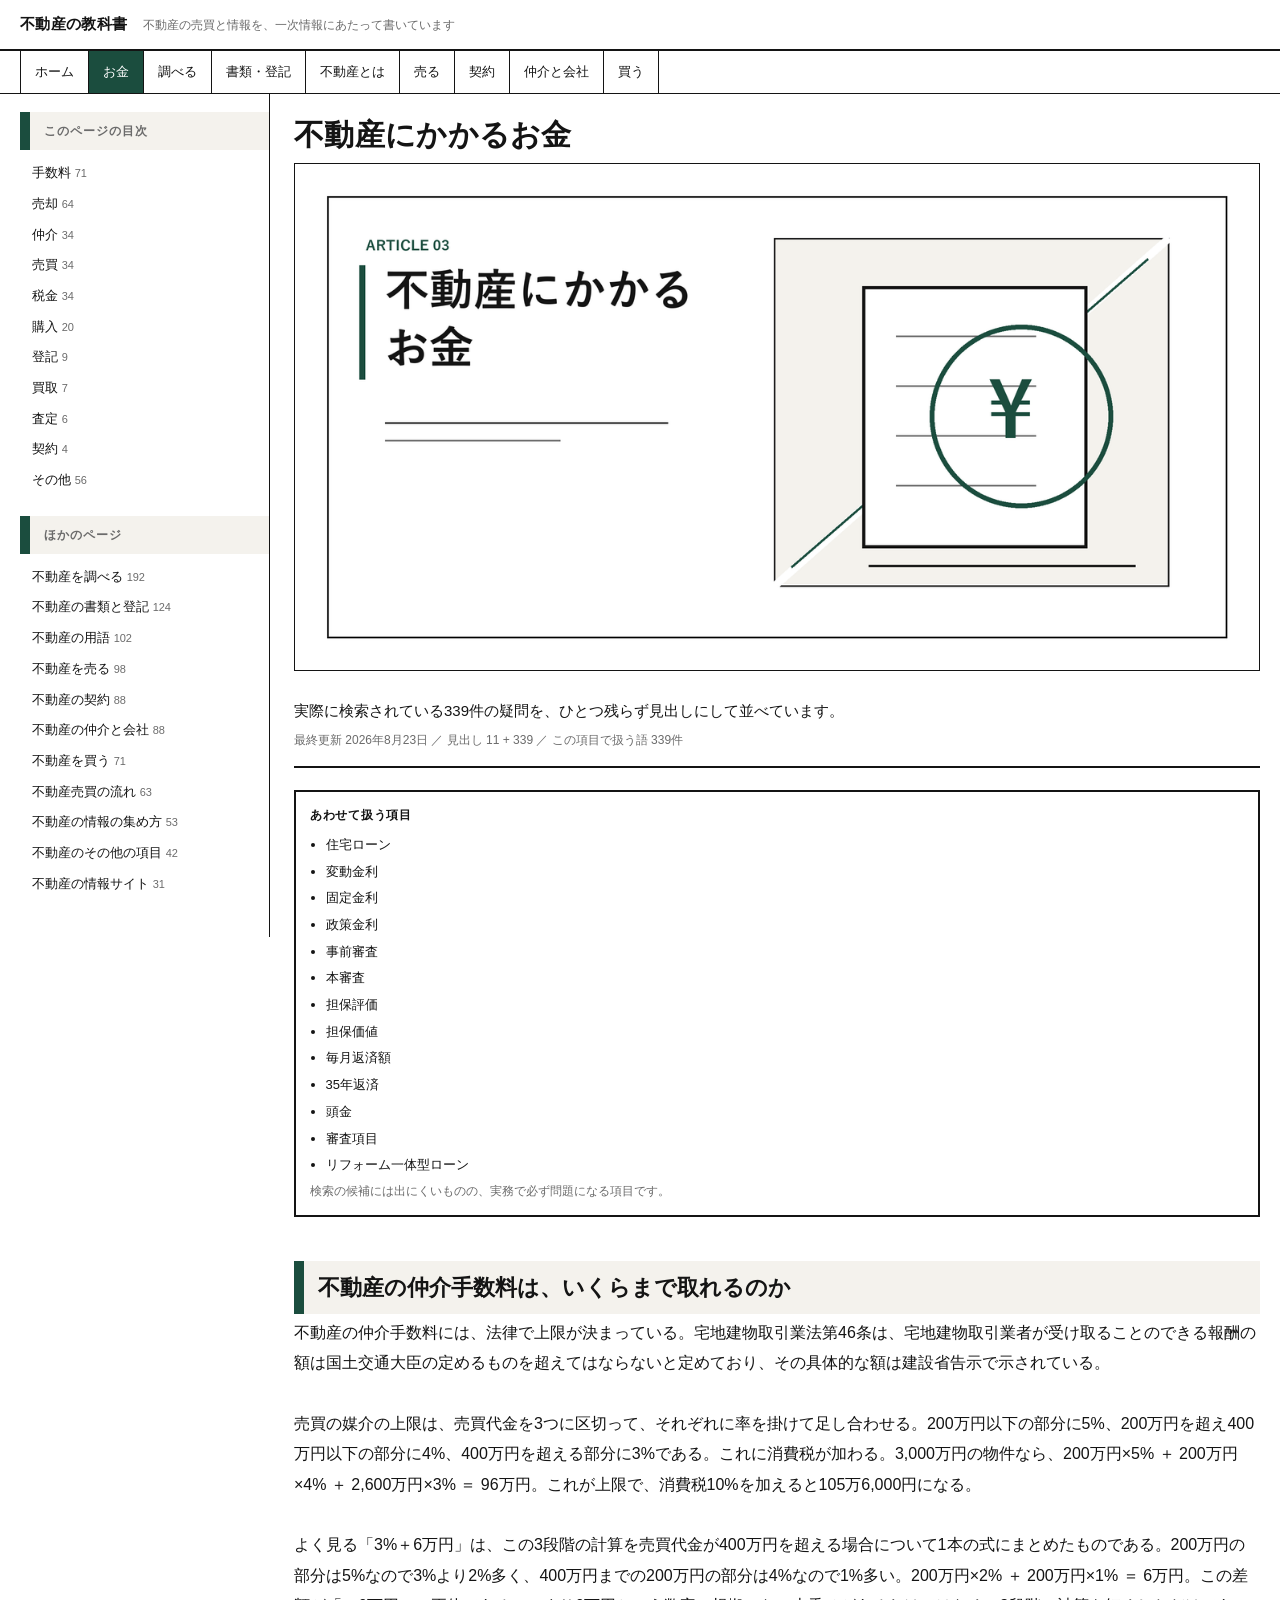
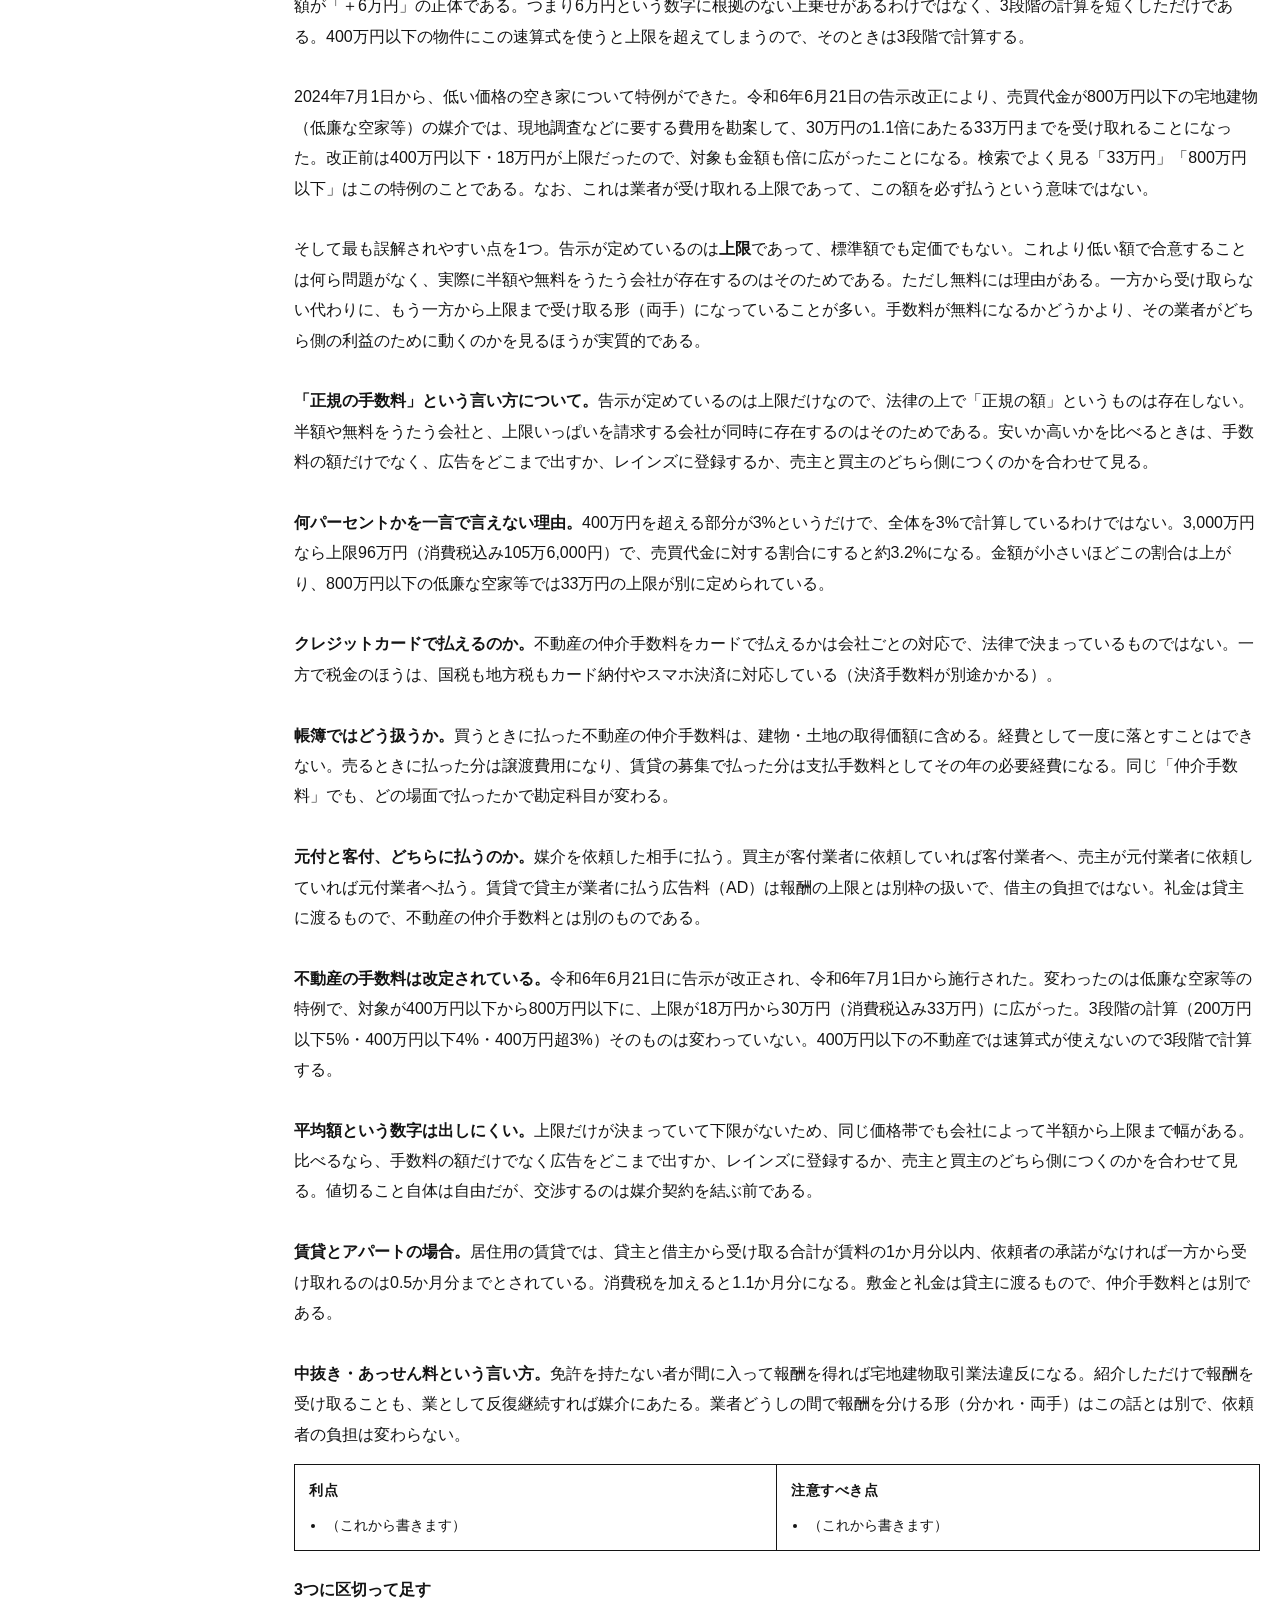
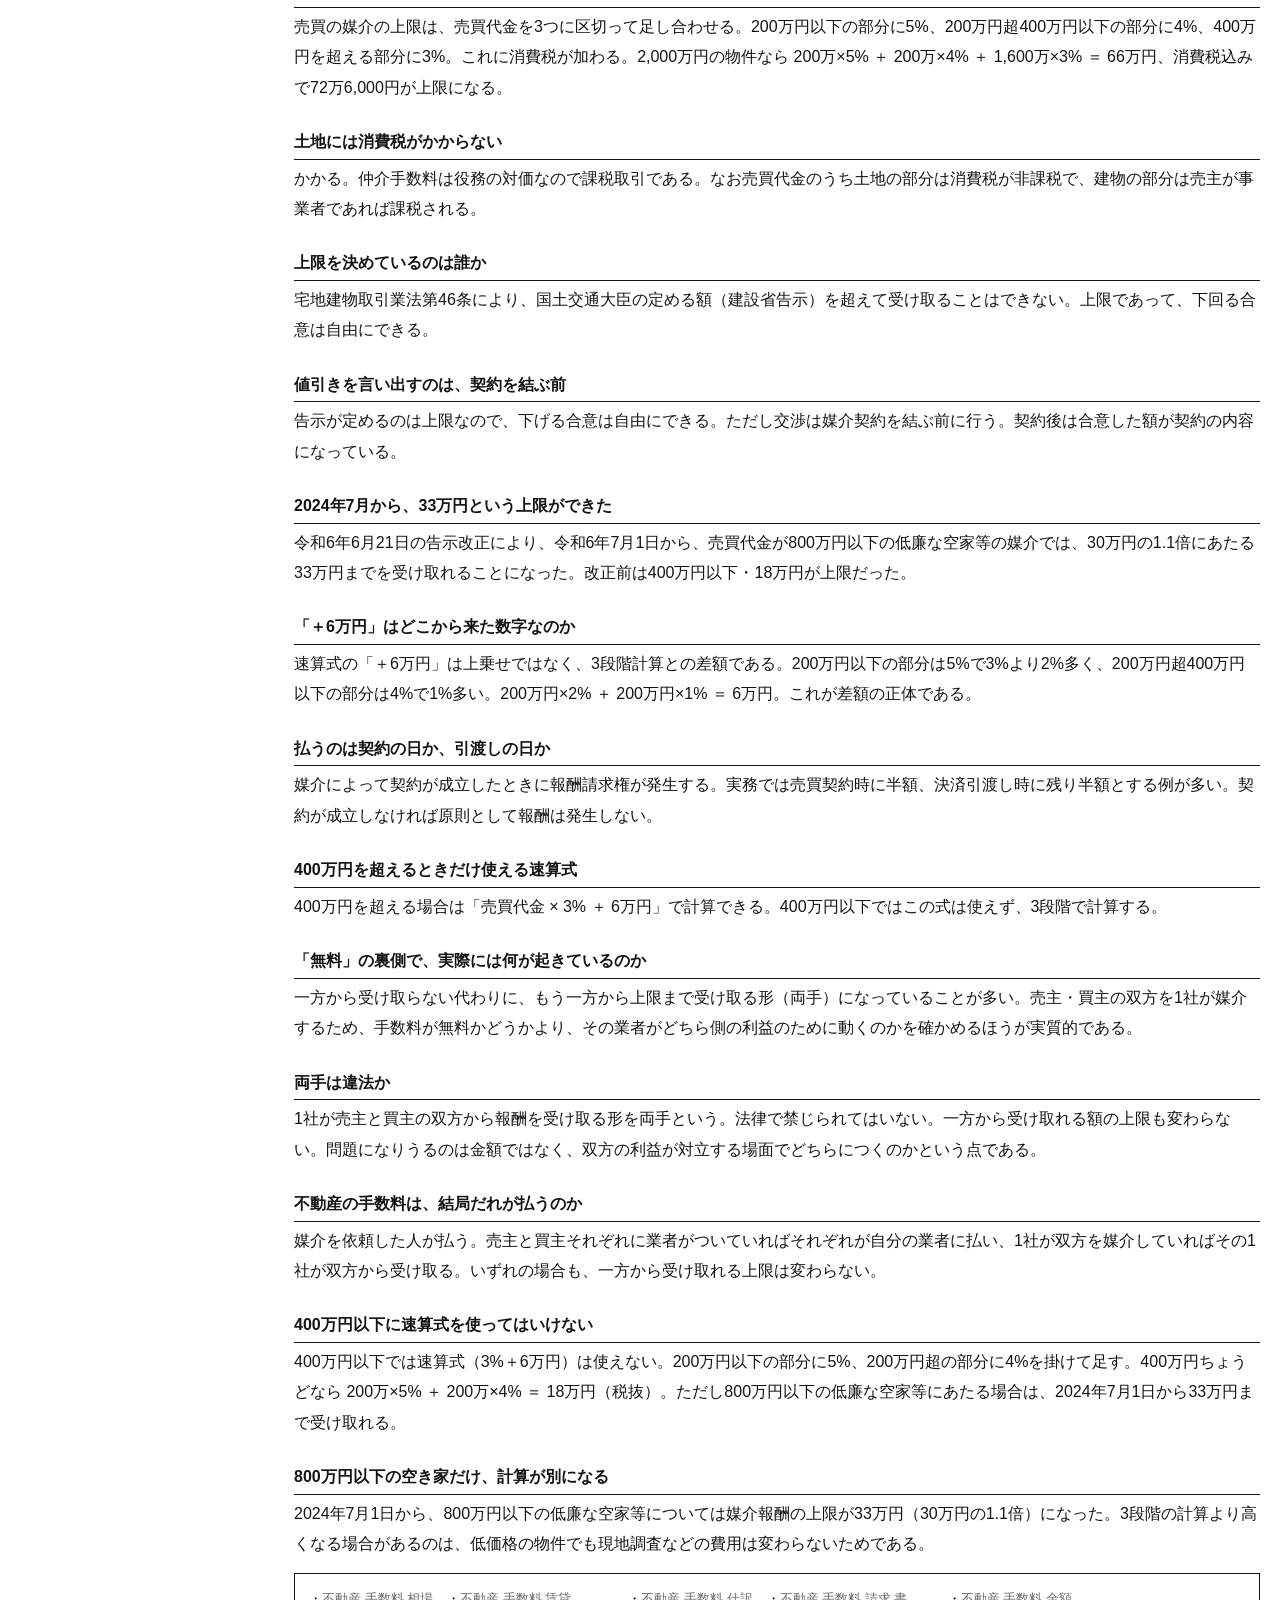
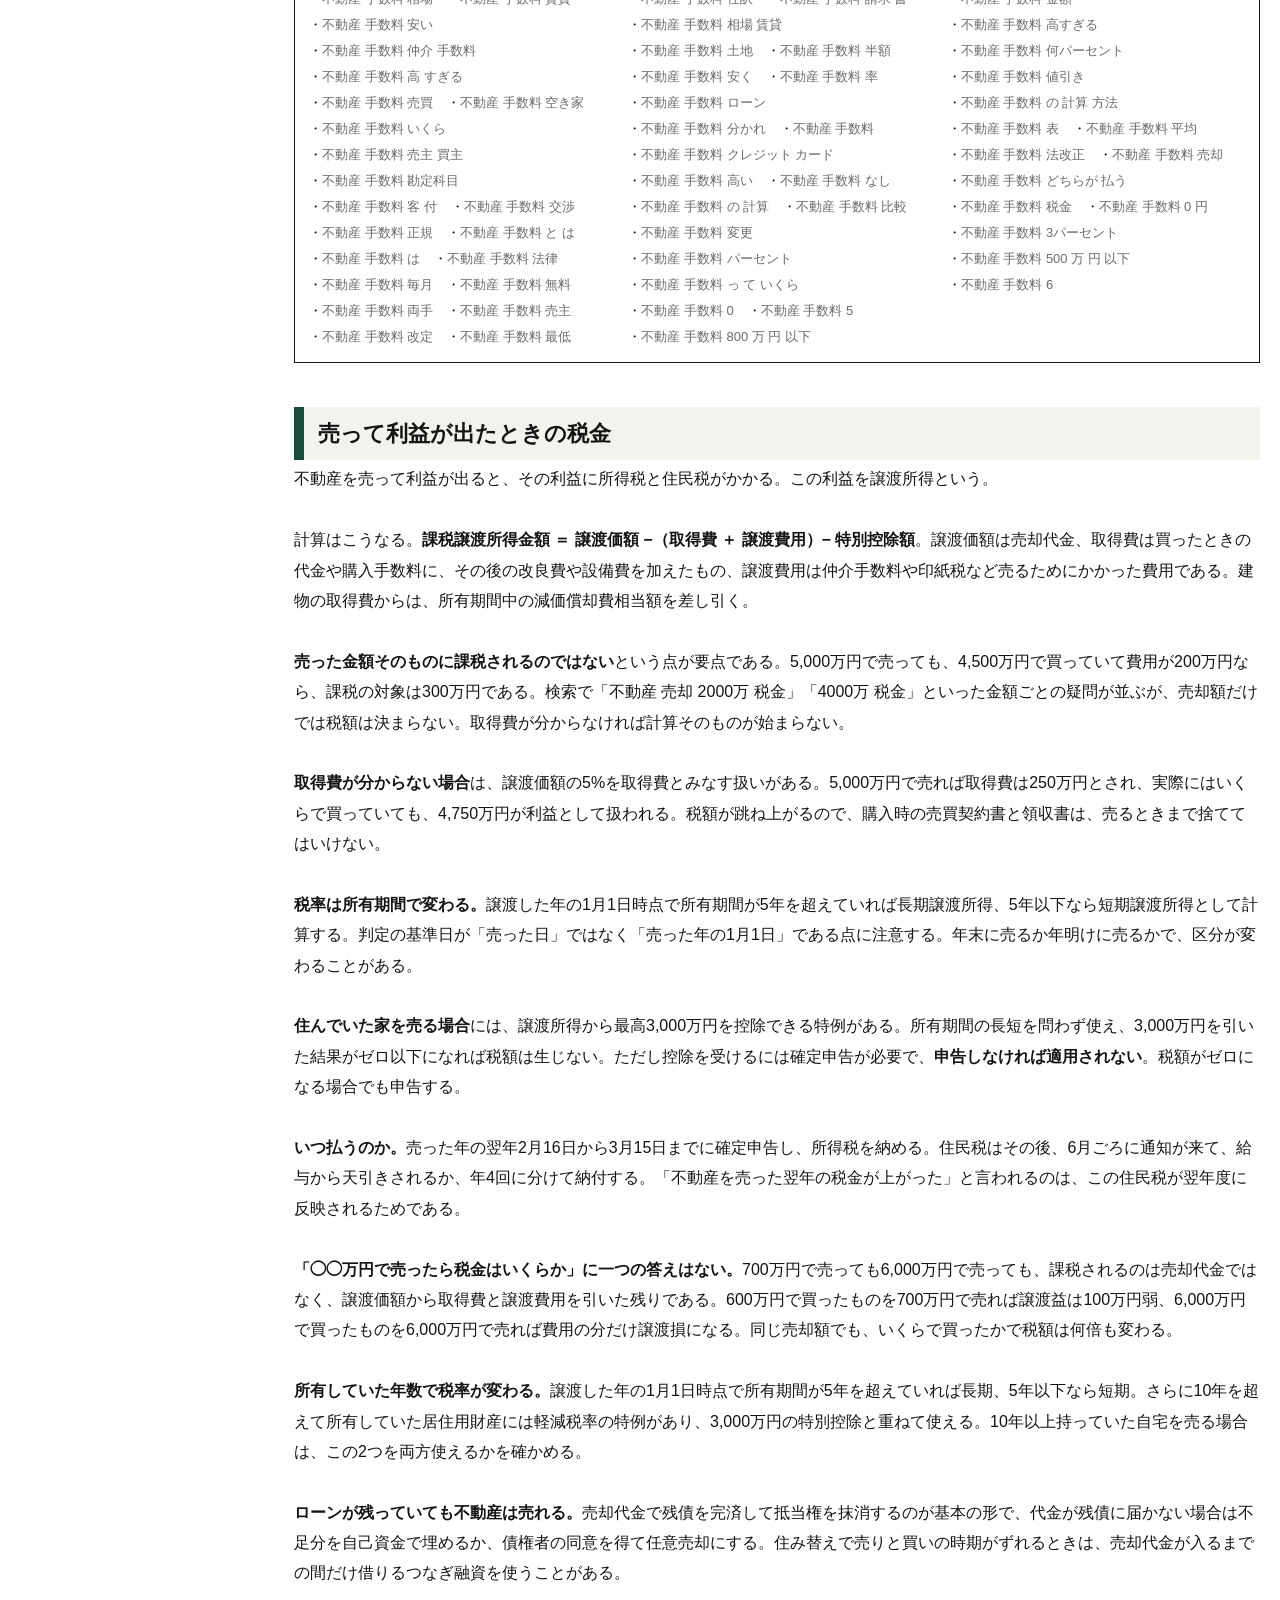
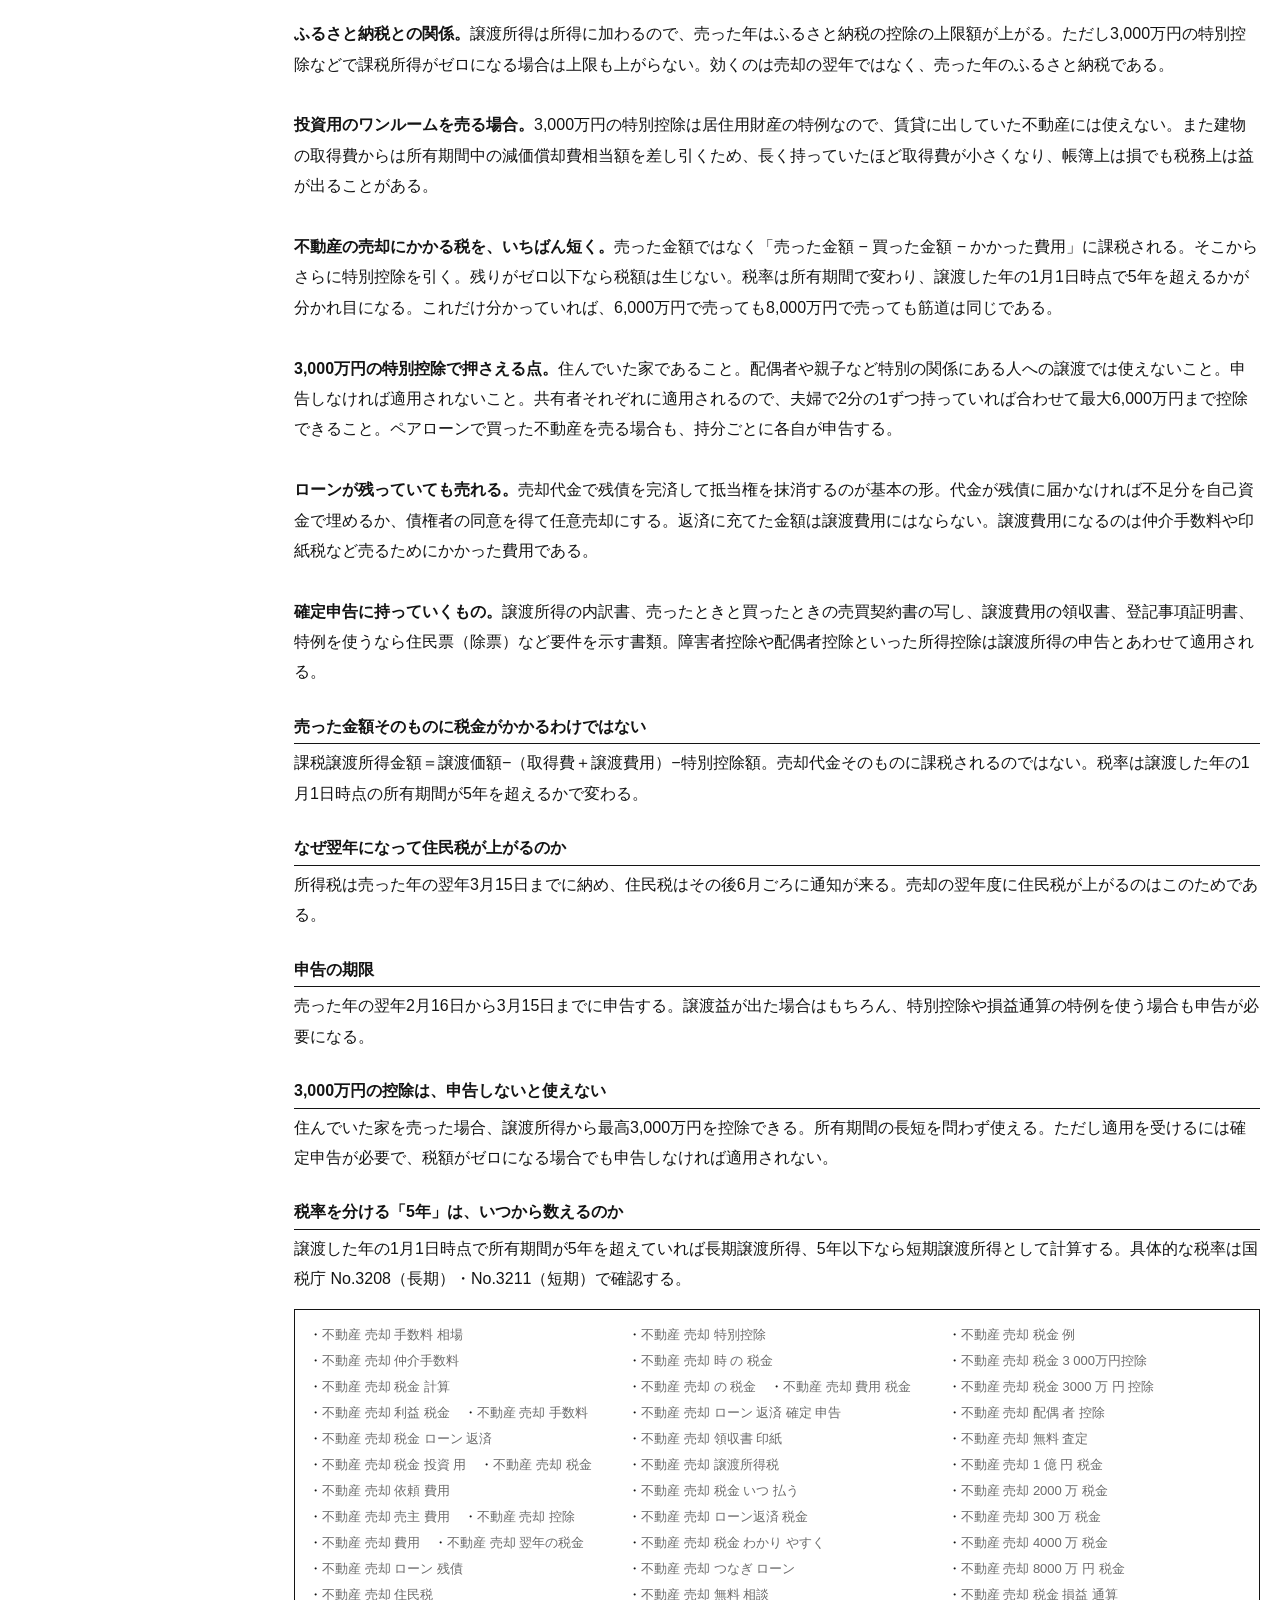
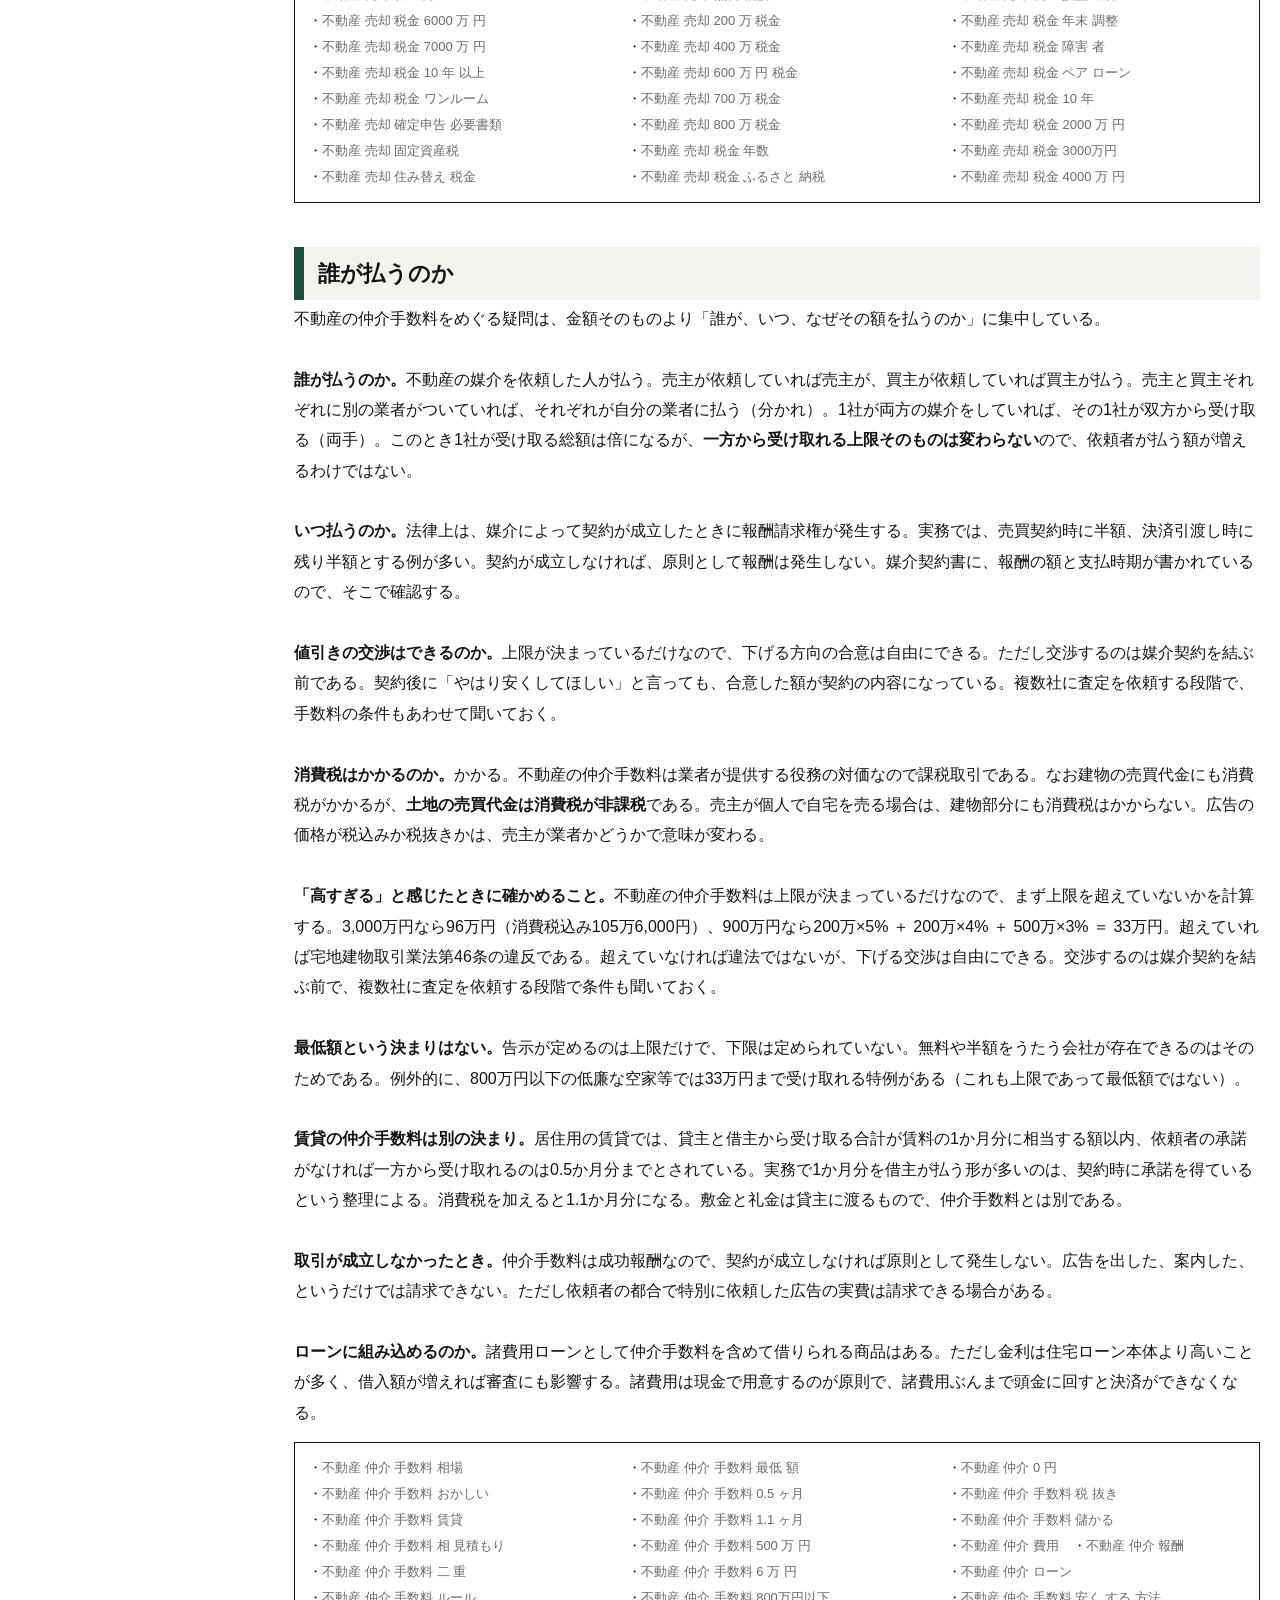
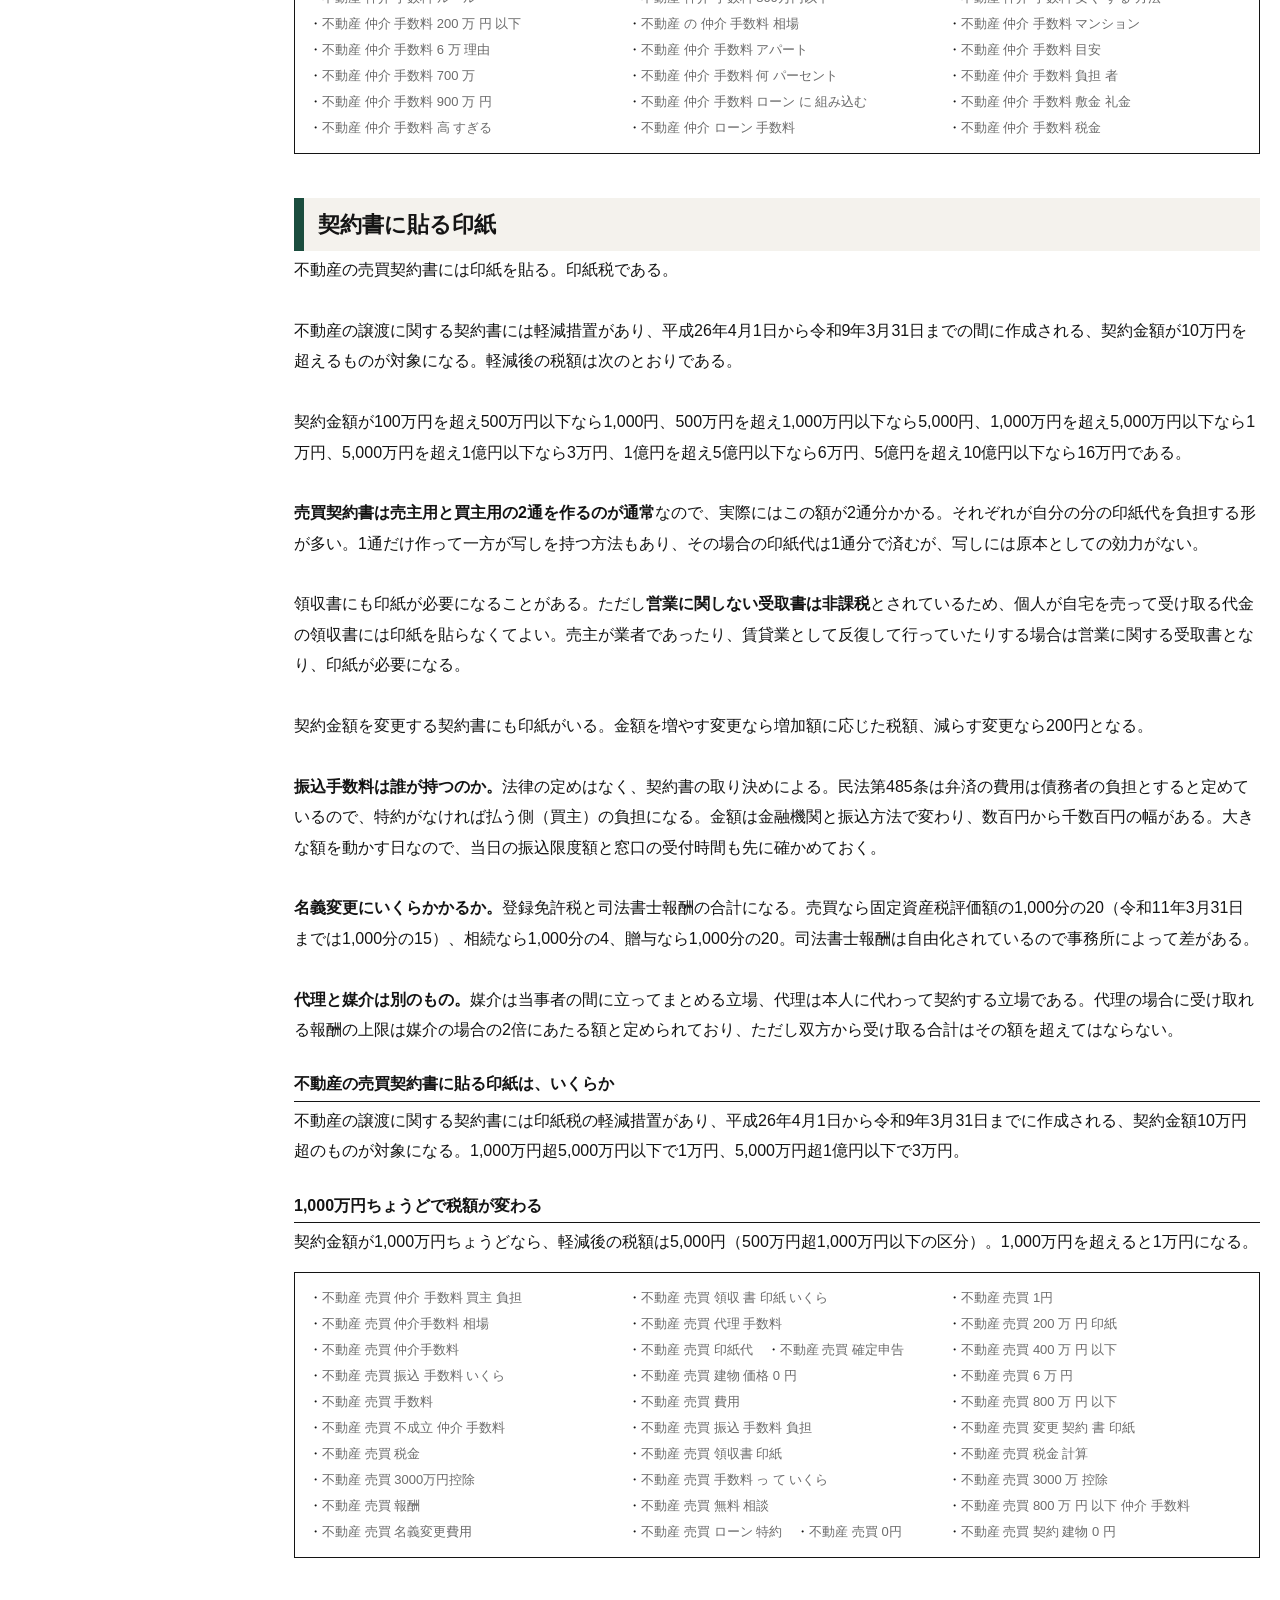
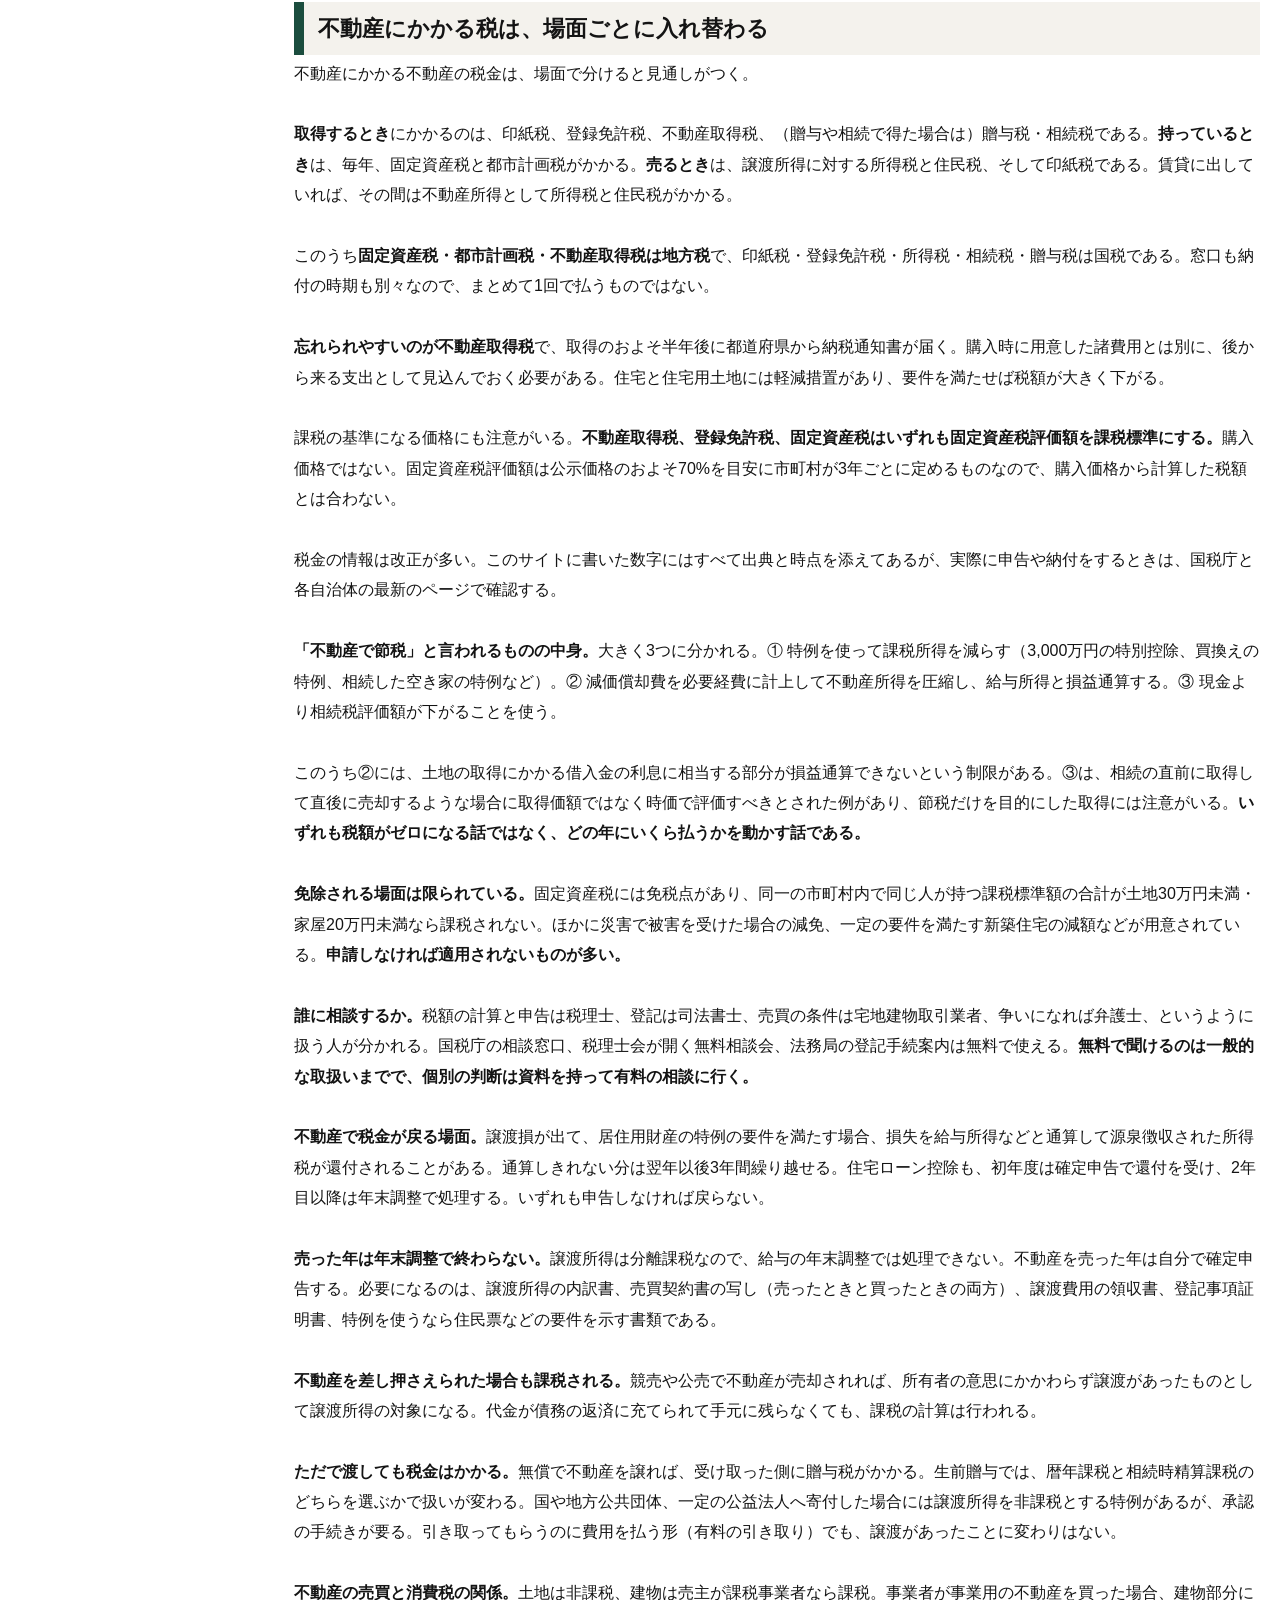
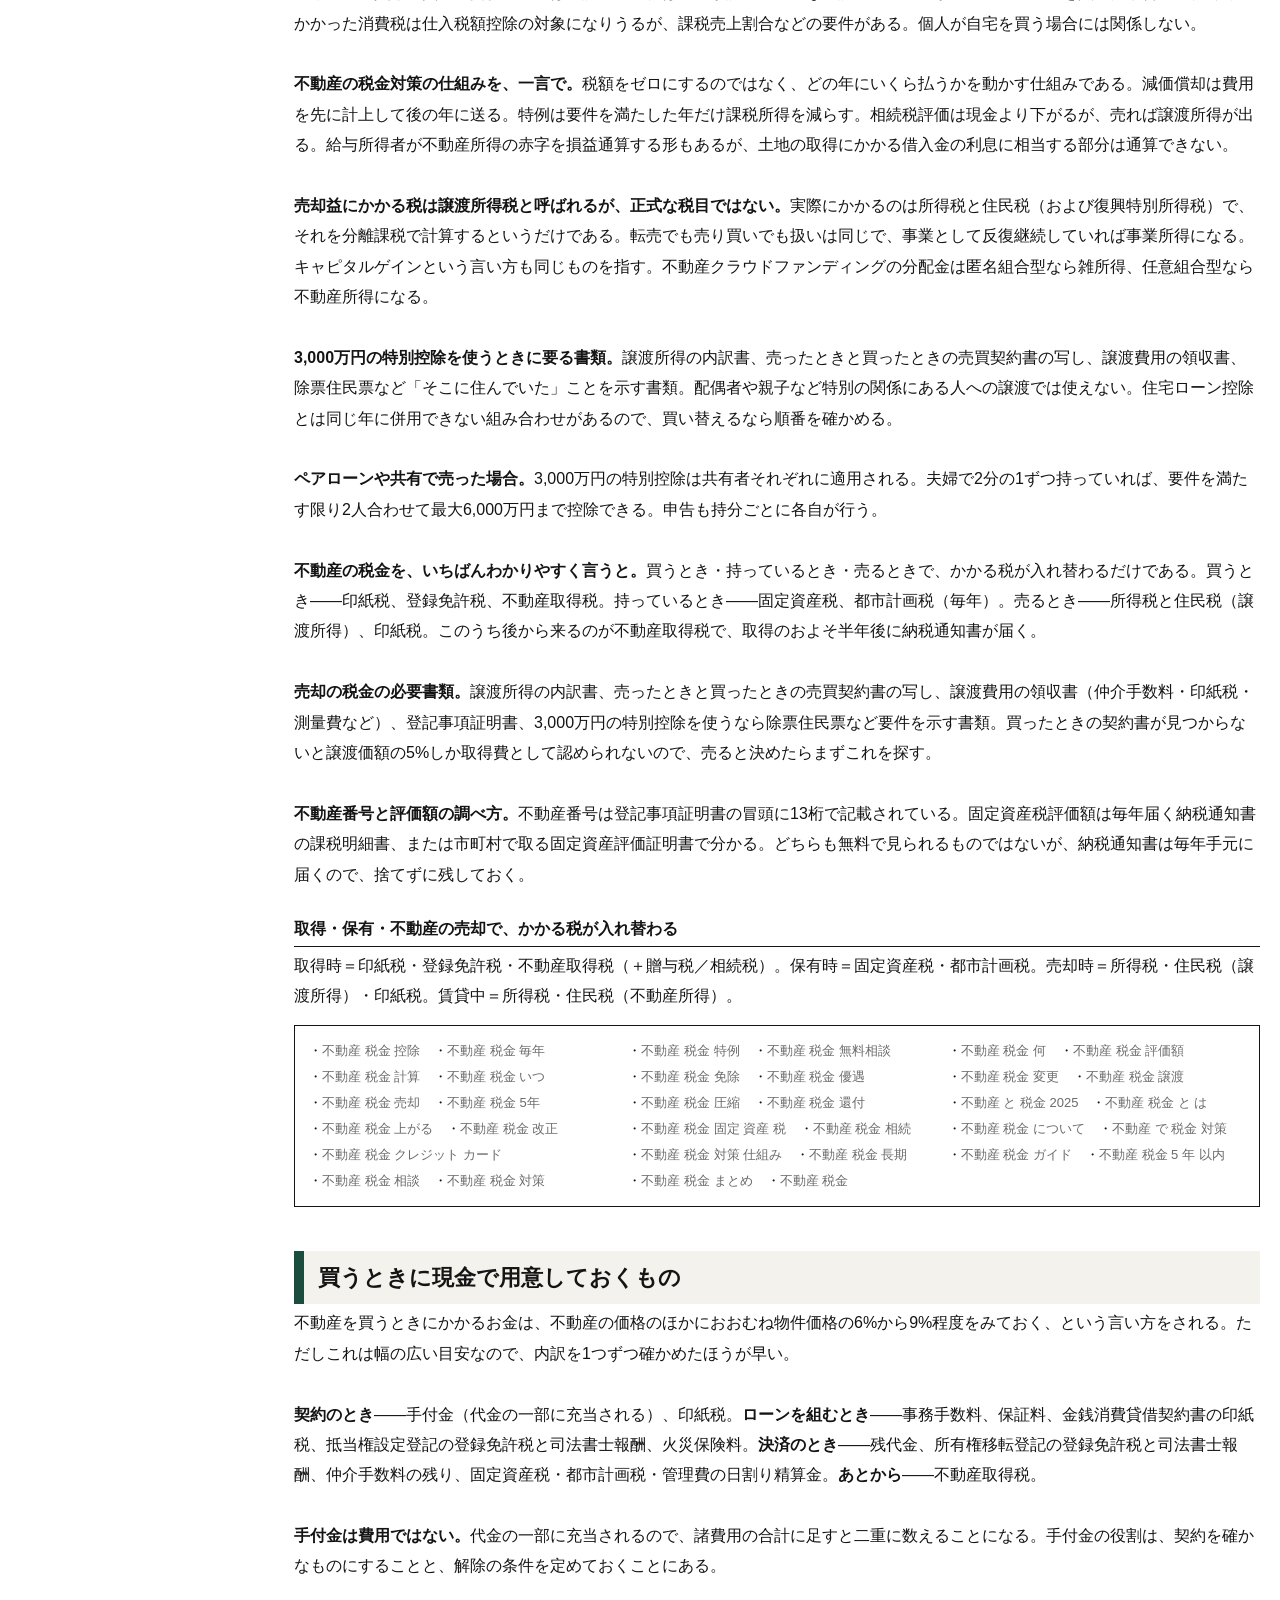
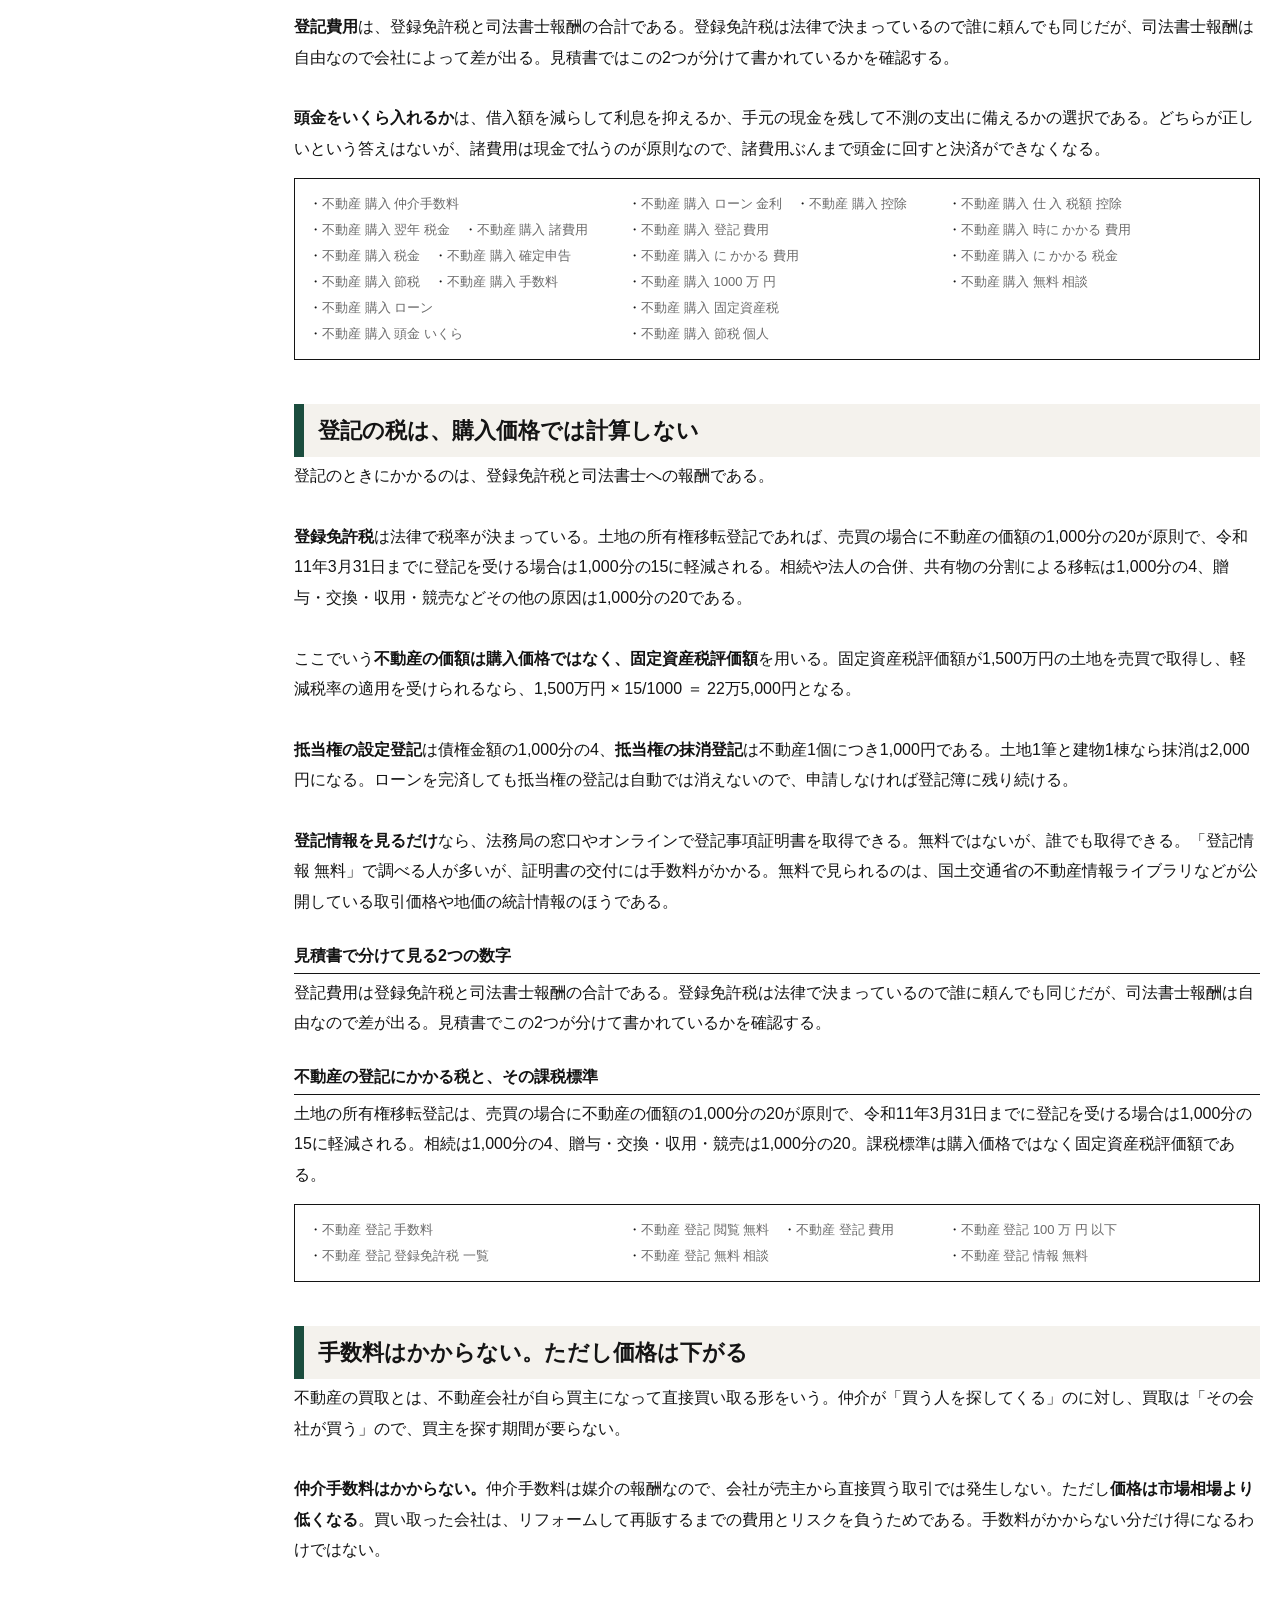
<file: money/index.html>
<!doctype html>
<html lang="ja">
<head>
<meta charset="utf-8">
<meta name="viewport" content="width=device-width,initial-scale=1">
<title>仲介手数料の上限と、印紙税・登録免許税・譲渡所得を払うタイミング</title>
<meta name="description" content="宅地建物取引業法第46条が定める上限と、その計算。売買契約書に貼る収入印紙、名義変更でかかる登録免許税、売った翌年の譲渡所得。5年で税率が変わる区切りがどこにあるのかも根拠つきで">
<meta name="robots" content="index,follow,max-image-preview:large,max-snippet:-1,max-video-preview:-1">
<meta name="format-detection" content="telephone=no">
<meta name="theme-color" content="#1b4d3e">
<meta name="google-site-verification" content="yLRx-toV1wwOXIgkFKSKQW8SYN7P5XBVnxkAWqeWzIE">
<link rel="canonical" href="https://fudosan-akatsuki-system.work/money/">
<meta property="og:locale" content="ja_JP">
<meta property="og:site_name" content="不動産の教科書">
<meta property="og:type" content="article">
<meta property="og:title" content="仲介手数料の上限と、印紙税・登録免許税・譲渡所得を払うタイミング">
<meta property="og:description" content="宅地建物取引業法第46条が定める上限と、その計算。売買契約書に貼る収入印紙、名義変更でかかる登録免許税、売った翌年の譲渡所得。5年で税率が変わる区切りがどこにあるのかも根拠つきで">
<meta property="og:url" content="https://fudosan-akatsuki-system.work/money/">
<meta property="og:image" content="https://fudosan-akatsuki-system.work/img/og-v2/money.jpg">
<meta property="og:image:secure_url" content="https://fudosan-akatsuki-system.work/img/og-v2/money.jpg">
<meta property="og:image:type" content="image/jpeg">
<meta property="og:image:width" content="1200">
<meta property="og:image:height" content="630">
<meta property="og:image:alt" content="不動産にかかるお金。手数料・印紙税・登録免許税・譲渡所得">
<meta property="article:published_time" content="2026-08-23">
<meta property="article:modified_time" content="2026-08-23">
<meta name="twitter:card" content="summary_large_image">
<meta name="twitter:title" content="仲介手数料の上限と、印紙税・登録免許税・譲渡所得を払うタイミング">
<meta name="twitter:description" content="宅地建物取引業法第46条が定める上限と、その計算。売買契約書に貼る収入印紙、名義変更でかかる登録免許税、売った翌年の譲渡所得。5年で税率が変わる区切りがどこにあるのかも根拠つきで">
<meta name="twitter:image" content="https://fudosan-akatsuki-system.work/img/og-v2/money.jpg">
<meta name="twitter:image:alt" content="不動産にかかるお金。手数料・印紙税・登録免許税・譲渡所得">
<link rel="icon" href="/favicon.ico" sizes="48x48">
<link rel="icon" type="image/png" sizes="48x48" href="/favicon-48x48.png">
<link rel="icon" type="image/png" sizes="32x32" href="/favicon-32x32.png">
<link rel="icon" type="image/png" sizes="16x16" href="/favicon-16x16.png">
<link rel="apple-touch-icon" sizes="180x180" href="/apple-touch-icon.png">
<link rel="manifest" href="/site.webmanifest">
<link rel="mask-icon" href="/safari-pinned-tab.svg" color="#1b4d3e">
<link rel="preload" as="style" href="/css/base.css">
<link rel="stylesheet" href="/css/base.css">
<script type="application/ld+json">{"@context": "https://schema.org", "@graph": [{"@type": "Organization", "@id": "https://fudosan-akatsuki-system.work/#org", "name": "不動産の教科書", "url": "https://fudosan-akatsuki-system.work/", "logo": {"@type": "ImageObject", "url": "https://fudosan-akatsuki-system.work/android-chrome-512x512.png", "width": 512, "height": 512}}, {"@type": "WebSite", "@id": "https://fudosan-akatsuki-system.work/#site", "name": "不動産の教科書", "url": "https://fudosan-akatsuki-system.work/", "inLanguage": "ja", "publisher": {"@id": "https://fudosan-akatsuki-system.work/#org"}}, {"@type": "Article", "@id": "https://fudosan-akatsuki-system.work/money/#article", "headline": "不動産にかかるお金", "description": "不動産にかかるお金と税金の一覧。仲介手数料の上限と計算（宅地建物取引業法第46条）、収入印紙、名義変更費用（登録免許税）、譲渡所得は5年で短期39.63%と長期20.315%、3,000万円控除と確定申告、固定資産税の精算まで。手数料が「おかしい」と感じたときの確かめ方も書いています。手数料の確かめ方も書いています。", "inLanguage": "ja", "datePublished": "2026-08-23", "dateModified": "2026-08-23", "mainEntityOfPage": {"@type": "WebPage", "@id": "https://fudosan-akatsuki-system.work/money/"}, "image": "https://fudosan-akatsuki-system.work/img/money.png", "author": {"@id": "https://fudosan-akatsuki-system.work/#org"}, "publisher": {"@id": "https://fudosan-akatsuki-system.work/#org"}}, {"@type": "BreadcrumbList", "itemListElement": [{"@type": "ListItem", "position": 1, "name": "ホーム", "item": "https://fudosan-akatsuki-system.work/"}, {"@type": "ListItem", "position": 2, "name": "不動産にかかるお金", "item": "https://fudosan-akatsuki-system.work/money/"}]}]}</script>
</head>
<body>
<header class="head"><div class="in"><div class="site"><a href="/">不動産の教科書</a></div><div class="tag">不動産の売買と情報を、一次情報にあたって書いています</div></div></header>
<nav class="nav"><ul><li><a href="/">ホーム</a></li><li><a href="/money/" aria-current="page">お金</a></li><li><a href="/research/">調べる</a></li><li><a href="/registry/">書類・登記</a></li><li><a href="/about/">不動産とは</a></li><li><a href="/sell/">売る</a></li><li><a href="/contract/">契約</a></li><li><a href="/agent/">仲介と会社</a></li><li><a href="/buy/">買う</a></li></ul></nav>
<div class="wrap"><aside class="side"><h2>このページの目次</h2><ol><li><a href="#h2-0">手数料 <span class="n">71</span></a></li><li><a href="#h2-1">売却 <span class="n">64</span></a></li><li><a href="#h2-2">仲介 <span class="n">34</span></a></li><li><a href="#h2-3">売買 <span class="n">34</span></a></li><li><a href="#h2-4">税金 <span class="n">34</span></a></li><li><a href="#h2-5">購入 <span class="n">20</span></a></li><li><a href="#h2-6">登記 <span class="n">9</span></a></li><li><a href="#h2-7">買取 <span class="n">7</span></a></li><li><a href="#h2-8">査定 <span class="n">6</span></a></li><li><a href="#h2-9">契約 <span class="n">4</span></a></li><li><a href="#h2-10">その他 <span class="n">56</span></a></li></ol><h2>ほかのページ</h2><ol><li><a href="/research/">不動産を調べる <span class="n">192</span></a></li><li><a href="/registry/">不動産の書類と登記 <span class="n">124</span></a></li><li><a href="/about/">不動産の用語 <span class="n">102</span></a></li><li><a href="/sell/">不動産を売る <span class="n">98</span></a></li><li><a href="/contract/">不動産の契約 <span class="n">88</span></a></li><li><a href="/agent/">不動産の仲介と会社 <span class="n">88</span></a></li><li><a href="/buy/">不動産を買う <span class="n">71</span></a></li><li><a href="/flow/">不動産売買の流れ <span class="n">63</span></a></li><li><a href="/sources/">不動産の情報の集め方 <span class="n">53</span></a></li><li><a href="/misc/">不動産のその他の項目 <span class="n">42</span></a></li><li><a href="/portals/">不動産の情報サイト <span class="n">31</span></a></li></ol></aside><main><h1>不動産にかかるお金</h1><img class="eye" src="/img/money.png" alt="不動産にかかるお金｜仲介手数料の上限、印紙税、登録免許税、譲渡所得の税金と費用" width="1200" height="630"><p class="lead">実際に検索されている339件の疑問を、ひとつ残らず見出しにして並べています。</p><p class="meta">最終更新 2026年8月23日 ／ 見出し 11 + 339 ／ この項目で扱う語 339件</p><div class="src"><b>あわせて扱う項目</b><ul><li>住宅ローン</li><li>変動金利</li><li>固定金利</li><li>政策金利</li><li>事前審査</li><li>本審査</li><li>担保評価</li><li>担保価値</li><li>毎月返済額</li><li>35年返済</li><li>頭金</li><li>審査項目</li><li>リフォーム一体型ローン</li></ul><div class="asof">検索の候補には出にくいものの、実務で必ず問題になる項目です。</div></div><h2 id="h2-0">不動産の仲介手数料は、いくらまで取れるのか</h2><p>不動産の仲介手数料には、法律で上限が決まっている。宅地建物取引業法第46条は、宅地建物取引業者が受け取ることのできる報酬の額は国土交通大臣の定めるものを超えてはならないと定めており、その具体的な額は建設省告示で示されている。<br><br>売買の媒介の上限は、売買代金を3つに区切って、それぞれに率を掛けて足し合わせる。200万円以下の部分に5%、200万円を超え400万円以下の部分に4%、400万円を超える部分に3%である。これに消費税が加わる。3,000万円の物件なら、200万円×5% ＋ 200万円×4% ＋ 2,600万円×3% ＝ 96万円。これが上限で、消費税10%を加えると105万6,000円になる。<br><br>よく見る「3%＋6万円」は、この3段階の計算を売買代金が400万円を超える場合について1本の式にまとめたものである。200万円の部分は5%なので3%より2%多く、400万円までの200万円の部分は4%なので1%多い。200万円×2% ＋ 200万円×1% ＝ 6万円。この差額が「＋6万円」の正体である。つまり6万円という数字に根拠のない上乗せがあるわけではなく、3段階の計算を短くしただけである。400万円以下の物件にこの速算式を使うと上限を超えてしまうので、そのときは3段階で計算する。<br><br>2024年7月1日から、低い価格の空き家について特例ができた。令和6年6月21日の告示改正により、売買代金が800万円以下の宅地建物（低廉な空家等）の媒介では、現地調査などに要する費用を勘案して、30万円の1.1倍にあたる33万円までを受け取れることになった。改正前は400万円以下・18万円が上限だったので、対象も金額も倍に広がったことになる。検索でよく見る「33万円」「800万円以下」はこの特例のことである。なお、これは業者が受け取れる上限であって、この額を必ず払うという意味ではない。<br><br>そして最も誤解されやすい点を1つ。告示が定めているのは<b>上限</b>であって、標準額でも定価でもない。これより低い額で合意することは何ら問題がなく、実際に半額や無料をうたう会社が存在するのはそのためである。ただし無料には理由がある。一方から受け取らない代わりに、もう一方から上限まで受け取る形（両手）になっていることが多い。手数料が無料になるかどうかより、その業者がどちら側の利益のために動くのかを見るほうが実質的である。<br><br><b>「正規の手数料」という言い方について。</b>告示が定めているのは上限だけなので、法律の上で「正規の額」というものは存在しない。半額や無料をうたう会社と、上限いっぱいを請求する会社が同時に存在するのはそのためである。安いか高いかを比べるときは、手数料の額だけでなく、広告をどこまで出すか、レインズに登録するか、売主と買主のどちら側につくのかを合わせて見る。<br><br><b>何パーセントかを一言で言えない理由。</b>400万円を超える部分が3%というだけで、全体を3%で計算しているわけではない。3,000万円なら上限96万円（消費税込み105万6,000円）で、売買代金に対する割合にすると約3.2%になる。金額が小さいほどこの割合は上がり、800万円以下の低廉な空家等では33万円の上限が別に定められている。<br><br><b>クレジットカードで払えるのか。</b>不動産の仲介手数料をカードで払えるかは会社ごとの対応で、法律で決まっているものではない。一方で税金のほうは、国税も地方税もカード納付やスマホ決済に対応している（決済手数料が別途かかる）。<br><br><b>帳簿ではどう扱うか。</b>買うときに払った不動産の仲介手数料は、建物・土地の取得価額に含める。経費として一度に落とすことはできない。売るときに払った分は譲渡費用になり、賃貸の募集で払った分は支払手数料としてその年の必要経費になる。同じ「仲介手数料」でも、どの場面で払ったかで勘定科目が変わる。<br><br><b>元付と客付、どちらに払うのか。</b>媒介を依頼した相手に払う。買主が客付業者に依頼していれば客付業者へ、売主が元付業者に依頼していれば元付業者へ払う。賃貸で貸主が業者に払う広告料（AD）は報酬の上限とは別枠の扱いで、借主の負担ではない。礼金は貸主に渡るもので、不動産の仲介手数料とは別のものである。<br><br><b>不動産の手数料は改定されている。</b>令和6年6月21日に告示が改正され、令和6年7月1日から施行された。変わったのは低廉な空家等の特例で、対象が400万円以下から800万円以下に、上限が18万円から30万円（消費税込み33万円）に広がった。3段階の計算（200万円以下5%・400万円以下4%・400万円超3%）そのものは変わっていない。400万円以下の不動産では速算式が使えないので3段階で計算する。<br><br><b>平均額という数字は出しにくい。</b>上限だけが決まっていて下限がないため、同じ価格帯でも会社によって半額から上限まで幅がある。比べるなら、手数料の額だけでなく広告をどこまで出すか、レインズに登録するか、売主と買主のどちら側につくのかを合わせて見る。値切ること自体は自由だが、交渉するのは媒介契約を結ぶ前である。<br><br><b>賃貸とアパートの場合。</b>居住用の賃貸では、貸主と借主から受け取る合計が賃料の1か月分以内、依頼者の承諾がなければ一方から受け取れるのは0.5か月分までとされている。消費税を加えると1.1か月分になる。敷金と礼金は貸主に渡るもので、仲介手数料とは別である。<br><br><b>中抜き・あっせん料という言い方。</b>免許を持たない者が間に入って報酬を得れば宅地建物取引業法違反になる。紹介しただけで報酬を受け取ることも、業として反復継続すれば媒介にあたる。業者どうしの間で報酬を分ける形（分かれ・両手）はこの話とは別で、依頼者の負担は変わらない。</p><div class="md"><div><h4>利点</h4><ul><li>（これから書きます）</li></ul></div><div><h4>注意すべき点</h4><ul><li>（これから書きます）</li></ul></div></div><h3>3つに区切って足す</h3><p>売買の媒介の上限は、売買代金を3つに区切って足し合わせる。200万円以下の部分に5%、200万円超400万円以下の部分に4%、400万円を超える部分に3%。これに消費税が加わる。2,000万円の物件なら 200万×5% ＋ 200万×4% ＋ 1,600万×3% ＝ 66万円、消費税込みで72万6,000円が上限になる。</p><h3>土地には消費税がかからない</h3><p>かかる。仲介手数料は役務の対価なので課税取引である。なお売買代金のうち土地の部分は消費税が非課税で、建物の部分は売主が事業者であれば課税される。</p><h3>上限を決めているのは誰か</h3><p>宅地建物取引業法第46条により、国土交通大臣の定める額（建設省告示）を超えて受け取ることはできない。上限であって、下回る合意は自由にできる。</p><h3>値引きを言い出すのは、契約を結ぶ前</h3><p>告示が定めるのは上限なので、下げる合意は自由にできる。ただし交渉は媒介契約を結ぶ前に行う。契約後は合意した額が契約の内容になっている。</p><h3>2024年7月から、33万円という上限ができた</h3><p>令和6年6月21日の告示改正により、令和6年7月1日から、売買代金が800万円以下の低廉な空家等の媒介では、30万円の1.1倍にあたる33万円までを受け取れることになった。改正前は400万円以下・18万円が上限だった。</p><h3>「＋6万円」はどこから来た数字なのか</h3><p>速算式の「＋6万円」は上乗せではなく、3段階計算との差額である。200万円以下の部分は5%で3%より2%多く、200万円超400万円以下の部分は4%で1%多い。200万円×2% ＋ 200万円×1% ＝ 6万円。これが差額の正体である。</p><h3>払うのは契約の日か、引渡しの日か</h3><p>媒介によって契約が成立したときに報酬請求権が発生する。実務では売買契約時に半額、決済引渡し時に残り半額とする例が多い。契約が成立しなければ原則として報酬は発生しない。</p><h3>400万円を超えるときだけ使える速算式</h3><p>400万円を超える場合は「売買代金 × 3% ＋ 6万円」で計算できる。400万円以下ではこの式は使えず、3段階で計算する。</p><h3>「無料」の裏側で、実際には何が起きているのか</h3><p>一方から受け取らない代わりに、もう一方から上限まで受け取る形（両手）になっていることが多い。売主・買主の双方を1社が媒介するため、手数料が無料かどうかより、その業者がどちら側の利益のために動くのかを確かめるほうが実質的である。</p><h3>両手は違法か</h3><p>1社が売主と買主の双方から報酬を受け取る形を両手という。法律で禁じられてはいない。一方から受け取れる額の上限も変わらない。問題になりうるのは金額ではなく、双方の利益が対立する場面でどちらにつくのかという点である。</p><h3>不動産の手数料は、結局だれが払うのか</h3><p>媒介を依頼した人が払う。売主と買主それぞれに業者がついていればそれぞれが自分の業者に払い、1社が双方を媒介していればその1社が双方から受け取る。いずれの場合も、一方から受け取れる上限は変わらない。</p><h3>400万円以下に速算式を使ってはいけない</h3><p>400万円以下では速算式（3%＋6万円）は使えない。200万円以下の部分に5%、200万円超の部分に4%を掛けて足す。400万円ちょうどなら 200万×5% ＋ 200万×4% ＝ 18万円（税抜）。ただし800万円以下の低廉な空家等にあたる場合は、2024年7月1日から33万円まで受け取れる。</p><h3>800万円以下の空き家だけ、計算が別になる</h3><p>2024年7月1日から、800万円以下の低廉な空家等については媒介報酬の上限が33万円（30万円の1.1倍）になった。3段階の計算より高くなる場合があるのは、低価格の物件でも現地調査などの費用は変わらないためである。</p><div class="words"><span>不動産 手数料 相場</span><span>不動産 手数料 賃貸</span><span>不動産 手数料 安い</span><span>不動産 手数料 仲介 手数料</span><span>不動産 手数料 高 すぎる</span><span>不動産 手数料 売買</span><span>不動産 手数料 空き家</span><span>不動産 手数料 いくら</span><span>不動産 手数料 売主 買主</span><span>不動産 手数料 勘定科目</span><span>不動産 手数料 客 付</span><span>不動産 手数料 交渉</span><span>不動産 手数料 正規</span><span>不動産 手数料 と は</span><span>不動産 手数料 は</span><span>不動産 手数料 法律</span><span>不動産 手数料 毎月</span><span>不動産 手数料 無料</span><span>不動産 手数料 両手</span><span>不動産 手数料 売主</span><span>不動産 手数料 改定</span><span>不動産 手数料 最低</span><span>不動産 手数料 仕訳</span><span>不動産 手数料 請求 書</span><span>不動産 手数料 相場 賃貸</span><span>不動産 手数料 土地</span><span>不動産 手数料 半額</span><span>不動産 手数料 安く</span><span>不動産 手数料 率</span><span>不動産 手数料 ローン</span><span>不動産 手数料 分かれ</span><span>不動産 手数料</span><span>不動産 手数料 クレジット カード</span><span>不動産 手数料 高い</span><span>不動産 手数料 なし</span><span>不動産 手数料 の 計算</span><span>不動産 手数料 比較</span><span>不動産 手数料 変更</span><span>不動産 手数料 パーセント</span><span>不動産 手数料 っ て いくら</span><span>不動産 手数料 0</span><span>不動産 手数料 5</span><span>不動産 手数料 800 万 円 以下</span><span>不動産 手数料 金額</span><span>不動産 手数料 高すぎる</span><span>不動産 手数料 何パーセント</span><span>不動産 手数料 値引き</span><span>不動産 手数料 の 計算 方法</span><span>不動産 手数料 表</span><span>不動産 手数料 平均</span><span>不動産 手数料 法改正</span><span>不動産 手数料 売却</span><span>不動産 手数料 どちらが 払う</span><span>不動産 手数料 税金</span><span>不動産 手数料 0 円</span><span>不動産 手数料 3パーセント</span><span>不動産 手数料 500 万 円 以下</span><span>不動産 手数料 6</span></div><h2 id="h2-1">売って利益が出たときの税金</h2><p>不動産を売って利益が出ると、その利益に所得税と住民税がかかる。この利益を譲渡所得という。<br><br>計算はこうなる。<b>課税譲渡所得金額 ＝ 譲渡価額 −（取得費 ＋ 譲渡費用）− 特別控除額</b>。譲渡価額は売却代金、取得費は買ったときの代金や購入手数料に、その後の改良費や設備費を加えたもの、譲渡費用は仲介手数料や印紙税など売るためにかかった費用である。建物の取得費からは、所有期間中の減価償却費相当額を差し引く。<br><br><b>売った金額そのものに課税されるのではない</b>という点が要点である。5,000万円で売っても、4,500万円で買っていて費用が200万円なら、課税の対象は300万円である。検索で「不動産 売却 2000万 税金」「4000万 税金」といった金額ごとの疑問が並ぶが、売却額だけでは税額は決まらない。取得費が分からなければ計算そのものが始まらない。<br><br><b>取得費が分からない場合</b>は、譲渡価額の5%を取得費とみなす扱いがある。5,000万円で売れば取得費は250万円とされ、実際にはいくらで買っていても、4,750万円が利益として扱われる。税額が跳ね上がるので、購入時の売買契約書と領収書は、売るときまで捨ててはいけない。<br><br><b>税率は所有期間で変わる。</b>譲渡した年の1月1日時点で所有期間が5年を超えていれば長期譲渡所得、5年以下なら短期譲渡所得として計算する。判定の基準日が「売った日」ではなく「売った年の1月1日」である点に注意する。年末に売るか年明けに売るかで、区分が変わることがある。<br><br><b>住んでいた家を売る場合</b>には、譲渡所得から最高3,000万円を控除できる特例がある。所有期間の長短を問わず使え、3,000万円を引いた結果がゼロ以下になれば税額は生じない。ただし控除を受けるには確定申告が必要で、<b>申告しなければ適用されない</b>。税額がゼロになる場合でも申告する。<br><br><b>いつ払うのか。</b>売った年の翌年2月16日から3月15日までに確定申告し、所得税を納める。住民税はその後、6月ごろに通知が来て、給与から天引きされるか、年4回に分けて納付する。「不動産を売った翌年の税金が上がった」と言われるのは、この住民税が翌年度に反映されるためである。<br><br><b>「◯◯万円で売ったら税金はいくらか」に一つの答えはない。</b>700万円で売っても6,000万円で売っても、課税されるのは売却代金ではなく、譲渡価額から取得費と譲渡費用を引いた残りである。600万円で買ったものを700万円で売れば譲渡益は100万円弱、6,000万円で買ったものを6,000万円で売れば費用の分だけ譲渡損になる。同じ売却額でも、いくらで買ったかで税額は何倍も変わる。<br><br><b>所有していた年数で税率が変わる。</b>譲渡した年の1月1日時点で所有期間が5年を超えていれば長期、5年以下なら短期。さらに10年を超えて所有していた居住用財産には軽減税率の特例があり、3,000万円の特別控除と重ねて使える。10年以上持っていた自宅を売る場合は、この2つを両方使えるかを確かめる。<br><br><b>ローンが残っていても不動産は売れる。</b>売却代金で残債を完済して抵当権を抹消するのが基本の形で、代金が残債に届かない場合は不足分を自己資金で埋めるか、債権者の同意を得て任意売却にする。住み替えで売りと買いの時期がずれるときは、売却代金が入るまでの間だけ借りるつなぎ融資を使うことがある。<br><br><b>ふるさと納税との関係。</b>譲渡所得は所得に加わるので、売った年はふるさと納税の控除の上限額が上がる。ただし3,000万円の特別控除などで課税所得がゼロになる場合は上限も上がらない。効くのは売却の翌年ではなく、売った年のふるさと納税である。<br><br><b>投資用のワンルームを売る場合。</b>3,000万円の特別控除は居住用財産の特例なので、賃貸に出していた不動産には使えない。また建物の取得費からは所有期間中の減価償却費相当額を差し引くため、長く持っていたほど取得費が小さくなり、帳簿上は損でも税務上は益が出ることがある。<br><br><b>不動産の売却にかかる税を、いちばん短く。</b>売った金額ではなく「売った金額 − 買った金額 − かかった費用」に課税される。そこからさらに特別控除を引く。残りがゼロ以下なら税額は生じない。税率は所有期間で変わり、譲渡した年の1月1日時点で5年を超えるかが分かれ目になる。これだけ分かっていれば、6,000万円で売っても8,000万円で売っても筋道は同じである。<br><br><b>3,000万円の特別控除で押さえる点。</b>住んでいた家であること。配偶者や親子など特別の関係にある人への譲渡では使えないこと。申告しなければ適用されないこと。共有者それぞれに適用されるので、夫婦で2分の1ずつ持っていれば合わせて最大6,000万円まで控除できること。ペアローンで買った不動産を売る場合も、持分ごとに各自が申告する。<br><br><b>ローンが残っていても売れる。</b>売却代金で残債を完済して抵当権を抹消するのが基本の形。代金が残債に届かなければ不足分を自己資金で埋めるか、債権者の同意を得て任意売却にする。返済に充てた金額は譲渡費用にはならない。譲渡費用になるのは仲介手数料や印紙税など売るためにかかった費用である。<br><br><b>確定申告に持っていくもの。</b>譲渡所得の内訳書、売ったときと買ったときの売買契約書の写し、譲渡費用の領収書、登記事項証明書、特例を使うなら住民票（除票）など要件を示す書類。障害者控除や配偶者控除といった所得控除は譲渡所得の申告とあわせて適用される。</p><h3>売った金額そのものに税金がかかるわけではない</h3><p>課税譲渡所得金額＝譲渡価額−（取得費＋譲渡費用）−特別控除額。売却代金そのものに課税されるのではない。税率は譲渡した年の1月1日時点の所有期間が5年を超えるかで変わる。</p><h3>なぜ翌年になって住民税が上がるのか</h3><p>所得税は売った年の翌年3月15日までに納め、住民税はその後6月ごろに通知が来る。売却の翌年度に住民税が上がるのはこのためである。</p><h3>申告の期限</h3><p>売った年の翌年2月16日から3月15日までに申告する。譲渡益が出た場合はもちろん、特別控除や損益通算の特例を使う場合も申告が必要になる。</p><h3>3,000万円の控除は、申告しないと使えない</h3><p>住んでいた家を売った場合、譲渡所得から最高3,000万円を控除できる。所有期間の長短を問わず使える。ただし適用を受けるには確定申告が必要で、税額がゼロになる場合でも申告しなければ適用されない。</p><h3>税率を分ける「5年」は、いつから数えるのか</h3><p>譲渡した年の1月1日時点で所有期間が5年を超えていれば長期譲渡所得、5年以下なら短期譲渡所得として計算する。具体的な税率は国税庁 No.3208（長期）・No.3211（短期）で確認する。</p><div class="words"><span>不動産 売却 手数料 相場</span><span>不動産 売却 仲介手数料</span><span>不動産 売却 税金 計算</span><span>不動産 売却 利益 税金</span><span>不動産 売却 手数料</span><span>不動産 売却 税金 ローン 返済</span><span>不動産 売却 税金 投資 用</span><span>不動産 売却 税金</span><span>不動産 売却 依頼 費用</span><span>不動産 売却 売主 費用</span><span>不動産 売却 控除</span><span>不動産 売却 費用</span><span>不動産 売却 翌年の税金</span><span>不動産 売却 ローン 残債</span><span>不動産 売却 住民税</span><span>不動産 売却 税金 6000 万 円</span><span>不動産 売却 税金 7000 万 円</span><span>不動産 売却 税金 10 年 以上</span><span>不動産 売却 税金 ワンルーム</span><span>不動産 売却 確定申告 必要書類</span><span>不動産 売却 固定資産税</span><span>不動産 売却 住み替え 税金</span><span>不動産 売却 特別控除</span><span>不動産 売却 時 の 税金</span><span>不動産 売却 の 税金</span><span>不動産 売却 費用 税金</span><span>不動産 売却 ローン 返済 確定 申告</span><span>不動産 売却 領収書 印紙</span><span>不動産 売却 譲渡所得税</span><span>不動産 売却 税金 いつ 払う</span><span>不動産 売却 ローン返済 税金</span><span>不動産 売却 税金 わかり やすく</span><span>不動産 売却 つなぎ ローン</span><span>不動産 売却 無料 相談</span><span>不動産 売却 200 万 税金</span><span>不動産 売却 400 万 税金</span><span>不動産 売却 600 万 円 税金</span><span>不動産 売却 700 万 税金</span><span>不動産 売却 800 万 税金</span><span>不動産 売却 税金 年数</span><span>不動産 売却 税金 ふるさと 納税</span><span>不動産 売却 税金 例</span><span>不動産 売却 税金 3 000万円控除</span><span>不動産 売却 税金 3000 万 円 控除</span><span>不動産 売却 配偶 者 控除</span><span>不動産 売却 無料 査定</span><span>不動産 売却 1 億 円 税金</span><span>不動産 売却 2000 万 税金</span><span>不動産 売却 300 万 税金</span><span>不動産 売却 4000 万 税金</span><span>不動産 売却 8000 万 円 税金</span><span>不動産 売却 税金 損益 通算</span><span>不動産 売却 税金 年末 調整</span><span>不動産 売却 税金 障害 者</span><span>不動産 売却 税金 ペア ローン</span><span>不動産 売却 税金 10 年</span><span>不動産 売却 税金 2000 万 円</span><span>不動産 売却 税金 3000万円</span><span>不動産 売却 税金 4000 万 円</span></div><h2 id="h2-2">誰が払うのか</h2><p>不動産の仲介手数料をめぐる疑問は、金額そのものより「誰が、いつ、なぜその額を払うのか」に集中している。<br><br><b>誰が払うのか。</b>不動産の媒介を依頼した人が払う。売主が依頼していれば売主が、買主が依頼していれば買主が払う。売主と買主それぞれに別の業者がついていれば、それぞれが自分の業者に払う（分かれ）。1社が両方の媒介をしていれば、その1社が双方から受け取る（両手）。このとき1社が受け取る総額は倍になるが、<b>一方から受け取れる上限そのものは変わらない</b>ので、依頼者が払う額が増えるわけではない。<br><br><b>いつ払うのか。</b>法律上は、媒介によって契約が成立したときに報酬請求権が発生する。実務では、売買契約時に半額、決済引渡し時に残り半額とする例が多い。契約が成立しなければ、原則として報酬は発生しない。媒介契約書に、報酬の額と支払時期が書かれているので、そこで確認する。<br><br><b>値引きの交渉はできるのか。</b>上限が決まっているだけなので、下げる方向の合意は自由にできる。ただし交渉するのは媒介契約を結ぶ前である。契約後に「やはり安くしてほしい」と言っても、合意した額が契約の内容になっている。複数社に査定を依頼する段階で、手数料の条件もあわせて聞いておく。<br><br><b>消費税はかかるのか。</b>かかる。不動産の仲介手数料は業者が提供する役務の対価なので課税取引である。なお建物の売買代金にも消費税がかかるが、<b>土地の売買代金は消費税が非課税</b>である。売主が個人で自宅を売る場合は、建物部分にも消費税はかからない。広告の価格が税込みか税抜きかは、売主が業者かどうかで意味が変わる。<br><br><b>「高すぎる」と感じたときに確かめること。</b>不動産の仲介手数料は上限が決まっているだけなので、まず上限を超えていないかを計算する。3,000万円なら96万円（消費税込み105万6,000円）、900万円なら200万×5% ＋ 200万×4% ＋ 500万×3% ＝ 33万円。超えていれば宅地建物取引業法第46条の違反である。超えていなければ違法ではないが、下げる交渉は自由にできる。交渉するのは媒介契約を結ぶ前で、複数社に査定を依頼する段階で条件も聞いておく。<br><br><b>最低額という決まりはない。</b>告示が定めるのは上限だけで、下限は定められていない。無料や半額をうたう会社が存在できるのはそのためである。例外的に、800万円以下の低廉な空家等では33万円まで受け取れる特例がある（これも上限であって最低額ではない）。<br><br><b>賃貸の仲介手数料は別の決まり。</b>居住用の賃貸では、貸主と借主から受け取る合計が賃料の1か月分に相当する額以内、依頼者の承諾がなければ一方から受け取れるのは0.5か月分までとされている。実務で1か月分を借主が払う形が多いのは、契約時に承諾を得ているという整理による。消費税を加えると1.1か月分になる。敷金と礼金は貸主に渡るもので、仲介手数料とは別である。<br><br><b>取引が成立しなかったとき。</b>仲介手数料は成功報酬なので、契約が成立しなければ原則として発生しない。広告を出した、案内した、というだけでは請求できない。ただし依頼者の都合で特別に依頼した広告の実費は請求できる場合がある。<br><br><b>ローンに組み込めるのか。</b>諸費用ローンとして仲介手数料を含めて借りられる商品はある。ただし金利は住宅ローン本体より高いことが多く、借入額が増えれば審査にも影響する。諸費用は現金で用意するのが原則で、諸費用ぶんまで頭金に回すと決済ができなくなる。</p><div class="words"><span>不動産 仲介 手数料 相場</span><span>不動産 仲介 手数料 おかしい</span><span>不動産 仲介 手数料 賃貸</span><span>不動産 仲介 手数料 相 見積もり</span><span>不動産 仲介 手数料 二 重</span><span>不動産 仲介 手数料 ルール</span><span>不動産 仲介 手数料 200 万 円 以下</span><span>不動産 仲介 手数料 6 万 理由</span><span>不動産 仲介 手数料 700 万</span><span>不動産 仲介 手数料 900 万 円</span><span>不動産 仲介 手数料 高 すぎる</span><span>不動産 仲介 手数料 最低 額</span><span>不動産 仲介 手数料 0.5 ヶ月</span><span>不動産 仲介 手数料 1.1 ヶ月</span><span>不動産 仲介 手数料 500 万 円</span><span>不動産 仲介 手数料 6 万 円</span><span>不動産 仲介 手数料 800万円以下</span><span>不動産 の 仲介 手数料 相場</span><span>不動産 仲介 手数料 アパート</span><span>不動産 仲介 手数料 何 パーセント</span><span>不動産 仲介 手数料 ローン に 組み込む</span><span>不動産 仲介 ローン 手数料</span><span>不動産 仲介 0 円</span><span>不動産 仲介 手数料 税 抜き</span><span>不動産 仲介 手数料 儲かる</span><span>不動産 仲介 費用</span><span>不動産 仲介 報酬</span><span>不動産 仲介 ローン</span><span>不動産 仲介 手数料 安く する 方法</span><span>不動産 仲介 手数料 マンション</span><span>不動産 仲介 手数料 目安</span><span>不動産 仲介 手数料 負担 者</span><span>不動産 仲介 手数料 敷金 礼金</span><span>不動産 仲介 手数料 税金</span></div><h2 id="h2-3">契約書に貼る印紙</h2><p>不動産の売買契約書には印紙を貼る。印紙税である。<br><br>不動産の譲渡に関する契約書には軽減措置があり、平成26年4月1日から令和9年3月31日までの間に作成される、契約金額が10万円を超えるものが対象になる。軽減後の税額は次のとおりである。<br><br>契約金額が100万円を超え500万円以下なら1,000円、500万円を超え1,000万円以下なら5,000円、1,000万円を超え5,000万円以下なら1万円、5,000万円を超え1億円以下なら3万円、1億円を超え5億円以下なら6万円、5億円を超え10億円以下なら16万円である。<br><br><b>売買契約書は売主用と買主用の2通を作るのが通常</b>なので、実際にはこの額が2通分かかる。それぞれが自分の分の印紙代を負担する形が多い。1通だけ作って一方が写しを持つ方法もあり、その場合の印紙代は1通分で済むが、写しには原本としての効力がない。<br><br>領収書にも印紙が必要になることがある。ただし<b>営業に関しない受取書は非課税</b>とされているため、個人が自宅を売って受け取る代金の領収書には印紙を貼らなくてよい。売主が業者であったり、賃貸業として反復して行っていたりする場合は営業に関する受取書となり、印紙が必要になる。<br><br>契約金額を変更する契約書にも印紙がいる。金額を増やす変更なら増加額に応じた税額、減らす変更なら200円となる。<br><br><b>振込手数料は誰が持つのか。</b>法律の定めはなく、契約書の取り決めによる。民法第485条は弁済の費用は債務者の負担とすると定めているので、特約がなければ払う側（買主）の負担になる。金額は金融機関と振込方法で変わり、数百円から千数百円の幅がある。大きな額を動かす日なので、当日の振込限度額と窓口の受付時間も先に確かめておく。<br><br><b>名義変更にいくらかかるか。</b>登録免許税と司法書士報酬の合計になる。売買なら固定資産税評価額の1,000分の20（令和11年3月31日までは1,000分の15）、相続なら1,000分の4、贈与なら1,000分の20。司法書士報酬は自由化されているので事務所によって差がある。<br><br><b>代理と媒介は別のもの。</b>媒介は当事者の間に立ってまとめる立場、代理は本人に代わって契約する立場である。代理の場合に受け取れる報酬の上限は媒介の場合の2倍にあたる額と定められており、ただし双方から受け取る合計はその額を超えてはならない。</p><h3>不動産の売買契約書に貼る印紙は、いくらか</h3><p>不動産の譲渡に関する契約書には印紙税の軽減措置があり、平成26年4月1日から令和9年3月31日までに作成される、契約金額10万円超のものが対象になる。1,000万円超5,000万円以下で1万円、5,000万円超1億円以下で3万円。</p><h3>1,000万円ちょうどで税額が変わる</h3><p>契約金額が1,000万円ちょうどなら、軽減後の税額は5,000円（500万円超1,000万円以下の区分）。1,000万円を超えると1万円になる。</p><div class="words"><span>不動産 売買 仲介 手数料 買主 負担</span><span>不動産 売買 仲介手数料 相場</span><span>不動産 売買 仲介手数料</span><span>不動産 売買 振込 手数料 いくら</span><span>不動産 売買 手数料</span><span>不動産 売買 不成立 仲介 手数料</span><span>不動産 売買 税金</span><span>不動産 売買 3000万円控除</span><span>不動産 売買 報酬</span><span>不動産 売買 名義変更費用</span><span>不動産 売買 領収 書 印紙 いくら</span><span>不動産 売買 代理 手数料</span><span>不動産 売買 印紙代</span><span>不動産 売買 確定申告</span><span>不動産 売買 建物 価格 0 円</span><span>不動産 売買 費用</span><span>不動産 売買 振込 手数料 負担</span><span>不動産 売買 領収書 印紙</span><span>不動産 売買 手数料 っ て いくら</span><span>不動産 売買 無料 相談</span><span>不動産 売買 ローン 特約</span><span>不動産 売買 0円</span><span>不動産 売買 1円</span><span>不動産 売買 200 万 円 印紙</span><span>不動産 売買 400 万 円 以下</span><span>不動産 売買 6 万 円</span><span>不動産 売買 800 万 円 以下</span><span>不動産 売買 変更 契約 書 印紙</span><span>不動産 売買 税金 計算</span><span>不動産 売買 3000 万 控除</span><span>不動産 売買 800 万 円 以下 仲介 手数料</span><span>不動産 売買 契約 建物 0 円</span></div><h2 id="h2-4">不動産にかかる税は、場面ごとに入れ替わる</h2><p>不動産にかかる不動産の税金は、場面で分けると見通しがつく。<br><br><b>取得するとき</b>にかかるのは、印紙税、登録免許税、不動産取得税、（贈与や相続で得た場合は）贈与税・相続税である。<b>持っているとき</b>は、毎年、固定資産税と都市計画税がかかる。<b>売るとき</b>は、譲渡所得に対する所得税と住民税、そして印紙税である。賃貸に出していれば、その間は不動産所得として所得税と住民税がかかる。<br><br>このうち<b>固定資産税・都市計画税・不動産取得税は地方税</b>で、印紙税・登録免許税・所得税・相続税・贈与税は国税である。窓口も納付の時期も別々なので、まとめて1回で払うものではない。<br><br><b>忘れられやすいのが不動産取得税</b>で、取得のおよそ半年後に都道府県から納税通知書が届く。購入時に用意した諸費用とは別に、後から来る支出として見込んでおく必要がある。住宅と住宅用土地には軽減措置があり、要件を満たせば税額が大きく下がる。<br><br>課税の基準になる価格にも注意がいる。<b>不動産取得税、登録免許税、固定資産税はいずれも固定資産税評価額を課税標準にする。</b>購入価格ではない。固定資産税評価額は公示価格のおよそ70%を目安に市町村が3年ごとに定めるものなので、購入価格から計算した税額とは合わない。<br><br>税金の情報は改正が多い。このサイトに書いた数字にはすべて出典と時点を添えてあるが、実際に申告や納付をするときは、国税庁と各自治体の最新のページで確認する。<br><br><b>「不動産で節税」と言われるものの中身。</b>大きく3つに分かれる。① 特例を使って課税所得を減らす（3,000万円の特別控除、買換えの特例、相続した空き家の特例など）。② 減価償却費を必要経費に計上して不動産所得を圧縮し、給与所得と損益通算する。③ 現金より相続税評価額が下がることを使う。<br><br>このうち②には、土地の取得にかかる借入金の利息に相当する部分が損益通算できないという制限がある。③は、相続の直前に取得して直後に売却するような場合に取得価額ではなく時価で評価すべきとされた例があり、節税だけを目的にした取得には注意がいる。<b>いずれも税額がゼロになる話ではなく、どの年にいくら払うかを動かす話である。</b><br><br><b>免除される場面は限られている。</b>固定資産税には免税点があり、同一の市町村内で同じ人が持つ課税標準額の合計が土地30万円未満・家屋20万円未満なら課税されない。ほかに災害で被害を受けた場合の減免、一定の要件を満たす新築住宅の減額などが用意されている。<b>申請しなければ適用されないものが多い。</b><br><br><b>誰に相談するか。</b>税額の計算と申告は税理士、登記は司法書士、売買の条件は宅地建物取引業者、争いになれば弁護士、というように扱う人が分かれる。国税庁の相談窓口、税理士会が開く無料相談会、法務局の登記手続案内は無料で使える。<b>無料で聞けるのは一般的な取扱いまでで、個別の判断は資料を持って有料の相談に行く。</b><br><br><b>不動産で税金が戻る場面。</b>譲渡損が出て、居住用財産の特例の要件を満たす場合、損失を給与所得などと通算して源泉徴収された所得税が還付されることがある。通算しきれない分は翌年以後3年間繰り越せる。住宅ローン控除も、初年度は確定申告で還付を受け、2年目以降は年末調整で処理する。いずれも申告しなければ戻らない。<br><br><b>売った年は年末調整で終わらない。</b>譲渡所得は分離課税なので、給与の年末調整では処理できない。不動産を売った年は自分で確定申告する。必要になるのは、譲渡所得の内訳書、売買契約書の写し（売ったときと買ったときの両方）、譲渡費用の領収書、登記事項証明書、特例を使うなら住民票などの要件を示す書類である。<br><br><b>不動産を差し押さえられた場合も課税される。</b>競売や公売で不動産が売却されれば、所有者の意思にかかわらず譲渡があったものとして譲渡所得の対象になる。代金が債務の返済に充てられて手元に残らなくても、課税の計算は行われる。<br><br><b>ただで渡しても税金はかかる。</b>無償で不動産を譲れば、受け取った側に贈与税がかかる。生前贈与では、暦年課税と相続時精算課税のどちらを選ぶかで扱いが変わる。国や地方公共団体、一定の公益法人へ寄付した場合には譲渡所得を非課税とする特例があるが、承認の手続きが要る。引き取ってもらうのに費用を払う形（有料の引き取り）でも、譲渡があったことに変わりはない。<br><br><b>不動産の売買と消費税の関係。</b>土地は非課税、建物は売主が課税事業者なら課税。事業者が事業用の不動産を買った場合、建物部分にかかった消費税は仕入税額控除の対象になりうるが、課税売上割合などの要件がある。個人が自宅を買う場合には関係しない。<br><br><b>不動産の税金対策の仕組みを、一言で。</b>税額をゼロにするのではなく、どの年にいくら払うかを動かす仕組みである。減価償却は費用を先に計上して後の年に送る。特例は要件を満たした年だけ課税所得を減らす。相続税評価は現金より下がるが、売れば譲渡所得が出る。給与所得者が不動産所得の赤字を損益通算する形もあるが、土地の取得にかかる借入金の利息に相当する部分は通算できない。<br><br><b>売却益にかかる税は譲渡所得税と呼ばれるが、正式な税目ではない。</b>実際にかかるのは所得税と住民税（および復興特別所得税）で、それを分離課税で計算するというだけである。転売でも売り買いでも扱いは同じで、事業として反復継続していれば事業所得になる。キャピタルゲインという言い方も同じものを指す。不動産クラウドファンディングの分配金は匿名組合型なら雑所得、任意組合型なら不動産所得になる。<br><br><b>3,000万円の特別控除を使うときに要る書類。</b>譲渡所得の内訳書、売ったときと買ったときの売買契約書の写し、譲渡費用の領収書、除票住民票など「そこに住んでいた」ことを示す書類。配偶者や親子など特別の関係にある人への譲渡では使えない。住宅ローン控除とは同じ年に併用できない組み合わせがあるので、買い替えるなら順番を確かめる。<br><br><b>ペアローンや共有で売った場合。</b>3,000万円の特別控除は共有者それぞれに適用される。夫婦で2分の1ずつ持っていれば、要件を満たす限り2人合わせて最大6,000万円まで控除できる。申告も持分ごとに各自が行う。<br><br><b>不動産の税金を、いちばんわかりやすく言うと。</b>買うとき・持っているとき・売るときで、かかる税が入れ替わるだけである。買うとき——印紙税、登録免許税、不動産取得税。持っているとき——固定資産税、都市計画税（毎年）。売るとき——所得税と住民税（譲渡所得）、印紙税。このうち後から来るのが不動産取得税で、取得のおよそ半年後に納税通知書が届く。<br><br><b>売却の税金の必要書類。</b>譲渡所得の内訳書、売ったときと買ったときの売買契約書の写し、譲渡費用の領収書（仲介手数料・印紙税・測量費など）、登記事項証明書、3,000万円の特別控除を使うなら除票住民票など要件を示す書類。買ったときの契約書が見つからないと譲渡価額の5%しか取得費として認められないので、売ると決めたらまずこれを探す。<br><br><b>不動産番号と評価額の調べ方。</b>不動産番号は登記事項証明書の冒頭に13桁で記載されている。固定資産税評価額は毎年届く納税通知書の課税明細書、または市町村で取る固定資産評価証明書で分かる。どちらも無料で見られるものではないが、納税通知書は毎年手元に届くので、捨てずに残しておく。</p><h3>取得・保有・不動産の売却で、かかる税が入れ替わる</h3><p>取得時＝印紙税・登録免許税・不動産取得税（＋贈与税／相続税）。保有時＝固定資産税・都市計画税。売却時＝所得税・住民税（譲渡所得）・印紙税。賃貸中＝所得税・住民税（不動産所得）。</p><div class="words"><span>不動産 税金 控除</span><span>不動産 税金 毎年</span><span>不動産 税金 計算</span><span>不動産 税金 いつ</span><span>不動産 税金 売却</span><span>不動産 税金 5年</span><span>不動産 税金 上がる</span><span>不動産 税金 改正</span><span>不動産 税金 クレジット カード</span><span>不動産 税金 相談</span><span>不動産 税金 対策</span><span>不動産 税金 特例</span><span>不動産 税金 無料相談</span><span>不動産 税金 免除</span><span>不動産 税金 優遇</span><span>不動産 税金 圧縮</span><span>不動産 税金 還付</span><span>不動産 税金 固定 資産 税</span><span>不動産 税金 相続</span><span>不動産 税金 対策 仕組み</span><span>不動産 税金 長期</span><span>不動産 税金 まとめ</span><span>不動産 税金</span><span>不動産 税金 何</span><span>不動産 税金 評価額</span><span>不動産 税金 変更</span><span>不動産 税金 譲渡</span><span>不動産 と 税金 2025</span><span>不動産 税金 と は</span><span>不動産 税金 について</span><span>不動産 で 税金 対策</span><span>不動産 税金 ガイド</span><span>不動産 税金 5 年 以内</span></div><h2 id="h2-5">買うときに現金で用意しておくもの</h2><p>不動産を買うときにかかるお金は、不動産の価格のほかにおおむね物件価格の6%から9%程度をみておく、という言い方をされる。ただしこれは幅の広い目安なので、内訳を1つずつ確かめたほうが早い。<br><br><b>契約のとき</b>——手付金（代金の一部に充当される）、印紙税。<b>ローンを組むとき</b>——事務手数料、保証料、金銭消費貸借契約書の印紙税、抵当権設定登記の登録免許税と司法書士報酬、火災保険料。<b>決済のとき</b>——残代金、所有権移転登記の登録免許税と司法書士報酬、仲介手数料の残り、固定資産税・都市計画税・管理費の日割り精算金。<b>あとから</b>——不動産取得税。<br><br><b>手付金は費用ではない。</b>代金の一部に充当されるので、諸費用の合計に足すと二重に数えることになる。手付金の役割は、契約を確かなものにすることと、解除の条件を定めておくことにある。<br><br><b>登記費用</b>は、登録免許税と司法書士報酬の合計である。登録免許税は法律で決まっているので誰に頼んでも同じだが、司法書士報酬は自由なので会社によって差が出る。見積書ではこの2つが分けて書かれているかを確認する。<br><br><b>頭金をいくら入れるか</b>は、借入額を減らして利息を抑えるか、手元の現金を残して不測の支出に備えるかの選択である。どちらが正しいという答えはないが、諸費用は現金で払うのが原則なので、諸費用ぶんまで頭金に回すと決済ができなくなる。</p><div class="words"><span>不動産 購入 仲介手数料</span><span>不動産 購入 翌年 税金</span><span>不動産 購入 諸費用</span><span>不動産 購入 税金</span><span>不動産 購入 確定申告</span><span>不動産 購入 節税</span><span>不動産 購入 手数料</span><span>不動産 購入 ローン</span><span>不動産 購入 頭金 いくら</span><span>不動産 購入 ローン 金利</span><span>不動産 購入 控除</span><span>不動産 購入 登記 費用</span><span>不動産 購入 に かかる 費用</span><span>不動産 購入 1000 万 円</span><span>不動産 購入 固定資産税</span><span>不動産 購入 節税 個人</span><span>不動産 購入 仕 入 税額 控除</span><span>不動産 購入 時に かかる 費用</span><span>不動産 購入 に かかる 税金</span><span>不動産 購入 無料 相談</span></div><h2 id="h2-6">登記の税は、購入価格では計算しない</h2><p>登記のときにかかるのは、登録免許税と司法書士への報酬である。<br><br><b>登録免許税</b>は法律で税率が決まっている。土地の所有権移転登記であれば、売買の場合に不動産の価額の1,000分の20が原則で、令和11年3月31日までに登記を受ける場合は1,000分の15に軽減される。相続や法人の合併、共有物の分割による移転は1,000分の4、贈与・交換・収用・競売などその他の原因は1,000分の20である。<br><br>ここでいう<b>不動産の価額は購入価格ではなく、固定資産税評価額</b>を用いる。固定資産税評価額が1,500万円の土地を売買で取得し、軽減税率の適用を受けられるなら、1,500万円 × 15/1000 ＝ 22万5,000円となる。<br><br><b>抵当権の設定登記</b>は債権金額の1,000分の4、<b>抵当権の抹消登記</b>は不動産1個につき1,000円である。土地1筆と建物1棟なら抹消は2,000円になる。ローンを完済しても抵当権の登記は自動では消えないので、申請しなければ登記簿に残り続ける。<br><br><b>登記情報を見るだけ</b>なら、法務局の窓口やオンラインで登記事項証明書を取得できる。無料ではないが、誰でも取得できる。「登記情報 無料」で調べる人が多いが、証明書の交付には手数料がかかる。無料で見られるのは、国土交通省の不動産情報ライブラリなどが公開している取引価格や地価の統計情報のほうである。</p><h3>見積書で分けて見る2つの数字</h3><p>登記費用は登録免許税と司法書士報酬の合計である。登録免許税は法律で決まっているので誰に頼んでも同じだが、司法書士報酬は自由なので差が出る。見積書でこの2つが分けて書かれているかを確認する。</p><h3>不動産の登記にかかる税と、その課税標準</h3><p>土地の所有権移転登記は、売買の場合に不動産の価額の1,000分の20が原則で、令和11年3月31日までに登記を受ける場合は1,000分の15に軽減される。相続は1,000分の4、贈与・交換・収用・競売は1,000分の20。課税標準は購入価格ではなく固定資産税評価額である。</p><div class="words"><span>不動産 登記 手数料</span><span>不動産 登記 登録免許税 一覧</span><span>不動産 登記 閲覧 無料</span><span>不動産 登記 費用</span><span>不動産 登記 無料 相談</span><span>不動産 登記 100 万 円 以下</span><span>不動産 登記 情報 無料</span></div><h2 id="h2-7">手数料はかからない。ただし価格は下がる</h2><p>不動産の買取とは、不動産会社が自ら買主になって直接買い取る形をいう。仲介が「買う人を探してくる」のに対し、買取は「その会社が買う」ので、買主を探す期間が要らない。<br><br><b>仲介手数料はかからない。</b>仲介手数料は媒介の報酬なので、会社が売主から直接買う取引では発生しない。ただし<b>価格は市場相場より低くなる</b>。買い取った会社は、リフォームして再販するまでの費用とリスクを負うためである。手数料がかからない分だけ得になるわけではない。<br><br>売れた場合の税金は仲介と同じで、譲渡所得に対して所得税と住民税がかかる。売却先が業者であっても、3,000万円の特別控除などの特例は要件を満たせば使える。<br><br>買取が向くのは、期限が決まっていて確実に現金化したい場合、近隣に知られずに売りたい場合、建物の状態が悪く仲介では売りにくい場合である。時間に余裕があるなら、まず仲介で売り出し、期限までに売れなければ買取に切り替えるという進め方（買取保証）を用意している会社もある。</p><h3>買取なら手数料はかからない。ただし</h3><p>かからない。仲介手数料は媒介の報酬なので、会社が売主から直接買い取る取引では発生しない。ただし買取価格は市場相場より低くなるのが通常である。</p><div class="words"><span>不動産 買取 手数料</span><span>不動産 買取 ローン</span><span>不動産 買取 諸 費用</span><span>不動産 買取 無料 査定</span><span>不動産 買取 税金</span><span>不動産 買取 再販 ローン</span></div><h2 id="h2-8">なぜ無料なのか</h2><p>不動産会社が行う<b>査定は、ほとんどの場合が無料</b>である。査定は「いくらで売れそうか」という見込みを出すもので、媒介契約を取るための営業活動の一部だからである。費用を請求されることは通常なく、査定を受けたからといってその不動産会社に依頼する義務も生じない。<br><br>一方、<b>不動産鑑定士による鑑定評価は有料</b>である。これは不動産の鑑定評価に関する法律に基づく法律上の評価で、裁判、相続の分割、同族間の売買、担保評価など、第三者に対して価格の根拠を示す必要がある場面で使う。査定と鑑定評価は、名前が似ているだけで別のものである。<br><br>査定には机上査定と訪問査定がある。机上査定は所在地・面積・築年などのデータだけで概算を出すもので、訪問査定は実際に現地を見て、日当たり、風通し、設備の状態、隣地との関係まで見て出す。売り出し価格を決めるなら訪問査定になる。<br><br>複数社に依頼すると、査定額に差が出ることがある。<b>高い査定額を出した会社が高く売ってくれるとは限らない</b>。媒介契約を取るために高めの数字を出し、売れないまま値下げを重ねる進み方もある。金額そのものより、その金額の根拠として何件の成約事例を挙げているかを見る。</p><h3>査定はなぜ無料なのか</h3><p>ほとんどの場合が無料である。査定は媒介契約を取るための営業活動の一部であり、受けたからといって依頼する義務も生じない。有料なのは不動産鑑定士による鑑定評価のほうである。</p><div class="words"><span>不動産 査定 無料</span><span>不動産 査定 手数料</span><span>不動産 査定 費用</span><span>不動産 査定 無料 匿名</span><span>不動産 査定 は 無料</span></div><h2 id="h2-9">手付金と印紙</h2><p>契約のときに現金で用意するのは、手付金と印紙代である。<br><br><b>手付金</b>は売買代金の5%から10%程度とされることが多い。売主が宅地建物取引業者で買主が業者でない場合には、宅地建物取引業法第39条により<b>手付の額は代金の20%を超えてはならない</b>と定められている。売主が個人であればこの上限はかからないが、慣行としてはやはり1割前後に収まる。手付金は代金の一部に充当されるので、最終的に別途負担になるものではない。<br><br><b>印紙代</b>は契約金額に応じて決まる。軽減措置により、1,000万円を超え5,000万円以下なら1万円、5,000万円を超え1億円以下なら3万円である。売主用・買主用の2通を作るなら、それぞれが1通分を負担する。<br><br>印紙を貼り忘れても契約そのものは有効だが、本来の印紙税額とその2倍に相当する金額、つまり<b>合計で3倍の過怠税</b>を課される。自主的に申し出た場合は1.1倍に軽減される。</p><h3>貼り忘れると3倍払うことになる</h3><p>売買契約書には契約金額に応じた印紙を貼る。貼り忘れても契約は有効だが、本来の税額とその2倍、合計3倍の過怠税を課される。自主的に申し出た場合は1.1倍に軽減される。</p><div class="words"><span>不動産 契約 頭金</span><span>不動産 契約 印紙代</span><span>不動産 契約 収入印紙</span></div><h2 id="h2-10">贈与・家賃収入・名義変更</h2><p>ここには、売買と賃貸の両方にまたがるお金の項目が入る。<br><br><b>贈与でもらった不動産</b>には贈与税がかかる。無償でもらう場合はもちろん、著しく低い価額で譲り受けた場合も、時価との差額が贈与とみなされて課税される。「1円で売買」「0円で譲渡」という形をとっても、税務上は時価で判断される。<br><br><b>家賃収入</b>は不動産所得として所得税と住民税の対象になる。収入から必要経費（管理費、修繕費、固定資産税、損害保険料、減価償却費、借入金の利息など）を引いた額が所得になる。不動産所得が赤字になった場合、給与所得などと損益通算できるが、土地の取得にかかる借入金の利息に相当する部分は通算できない。<br><br><b>名義変更にかかるお金</b>は、原因によって大きく変わる。売買なら登録免許税が1,000分の20（軽減で1,000分の15）、相続なら1,000分の4、贈与なら1,000分の20で、さらに贈与税がかかる。同じ「不動産の名義を変える」でも、売買・相続・贈与のどれにするかで税負担がまったく違う。<br><br><b>管理会社に払う管理手数料</b>は、賃貸経営では家賃の3%から5%程度が目安とされる。検索で「管理手数料 10」「管理手数料 20」と出るのは、サブリース（一括借上げ）で家賃の10%から20%が差し引かれる形と混同されているためと思われる。管理委託とサブリースは契約の性質が別なので、割合だけを比べても意味がない。</p><h3>家賃収入の赤字が、給与と通算できない部分</h3><p>不動産所得として所得税と住民税の対象になる。収入から必要経費を引いた額が所得である。赤字は給与所得などと損益通算できるが、土地の取得にかかる借入金の利息に相当する部分は通算できない。</p><h3>同じ名義変更でも、原因によって税額が5倍違う</h3><p>登録免許税と司法書士報酬がかかる。登録免許税は原因で変わり、売買は1,000分の20（軽減で1,000分の15）、相続は1,000分の4、贈与は1,000分の20である。</p><h3>「1円で売買」は税務では通らない</h3><p>贈与でもらった不動産には贈与税がかかる。著しく低い価額で譲り受けた場合も、時価との差額が贈与とみなされて課税される。「1円で売買」の形をとっても税務上は時価で判断される。</p><div class="words"><span>4 000万 不動産 売却 税金</span><span>不動産仲介 800万円以下</span><span>不動産 取得税 クレジットカード 手数料</span><span>不動産 キャピタル ゲイン 税金</span><span>不動産 担保 ローン 査定</span><span>不動産仲介手数料400万円以下</span><span>不動産 仲介手数料 中抜き</span><span>不動産 融資 事務 手数料</span><span>不動産 客 付け 手数料</span><span>不動産 屋 仲介 手数料 相場</span><span>不動産 礼金 仲介 手数料</span><span>不動産 業者 仲介 手数料</span><span>不動産 仲介手数料</span><span>不動産 仲介手数料 値切る</span><span>確定申告 不動産 売却 3 000万円控除</span><span>不動産 屋 売却 税金</span><span>不動産 名義 変更 税金</span><span>不動産 有料 引き取り 税金</span><span>不動産 融資 手数料</span><span>不動産 管理 手数料 10</span><span>不動産 屋 手数料 相場</span><span>不動産 管理 手数料 20</span><span>不動産 あっせん 手数料 仲介 手数料</span><span>不動産 用語 手数料 分かれ</span><span>不動産 情報 無料</span><span>投資 用 不動産 手数料</span><span>不動産 譲渡 益 税金</span><span>不動産 販売手数料 相場</span><span>不動産 仲介手数料 相場</span><span>不動産 投資 税金 対策 サラリーマン</span><span>不動産 を 売る 税金</span><span>不動産 売り買い 税金</span><span>不動産 もらう 税金</span><span>不動産 利益 税金</span><span>不動産 寄付 税金</span><span>不動産 住み替え 税金</span><span>不動産 転売 税金</span><span>不動産 売る 税金</span><span>不動産 を 贈与 税金</span><span>不動産 クラファン 税金</span><span>不動産 差押 税金</span><span>不動産 生前贈与 税金</span><span>不動産 売却益 税金 ふるさと納税</span><span>不動産 税金対策</span><span>不動産 番号 調べ方 固定資産税</span><span>不動産 番号 調べ方 無料</span><span>不動産 評価額 調べ方 固定資産税</span><span>不動産 無償 譲渡 税金</span><span>不動産 0円 譲渡 税金</span><span>不動産 名義変更 費用 相場</span><span>不動産 融資 金利 相場</span><span>不動産 投資 金利 相場</span><span>不動産 ローン 金利 相場</span></div><div class="src"><b>この項目の一次情報</b><ul><li><a href="https://laws.e-gov.go.jp/law/327AC1000000176" rel="noopener">e-Gov 宅地建物取引業法</a></li><li><a href="https://laws.e-gov.go.jp/law/129AC0000000089" rel="noopener">e-Gov 民法</a></li><li><a href="https://laws.e-gov.go.jp/law/416AC0000000123" rel="noopener">e-Gov 不動産登記法</a></li><li><a href="https://www.nta.go.jp/taxes/shiraberu/taxanswer/joto/joto.htm" rel="noopener">国税庁 譲渡所得</a></li><li><a href="https://www.nta.go.jp/taxes/shiraberu/taxanswer/inshi/7140.htm" rel="noopener">国税庁 印紙税額の一覧表</a></li><li><a href="https://www.rosenka.nta.go.jp/" rel="noopener">国税庁 路線価図</a></li><li><a href="https://www.mlit.go.jp/totikensangyo/const/1_6_bt_000306.html" rel="noopener">国土交通省 宅地建物取引業法の解釈・運用の考え方</a></li><li><a href="https://www.reinfolib.mlit.go.jp/" rel="noopener">国土交通省 不動産情報ライブラリ</a></li><li><a href="https://www.land.mlit.go.jp/landPrice/" rel="noopener">国土交通省 地価公示</a></li><li><a href="https://www.reins.or.jp/" rel="noopener">レインズ 不動産流通機構</a></li><li><a href="https://houmukyoku.moj.go.jp/homu/static/" rel="noopener">法務局 登記事項証明書</a></li></ul><div class="asof">2026年8月23日 時点で確認</div></div>
</main></div><footer class="foot"><div class="in"><ul><li><a href="/money/">不動産にかかるお金</a></li><li><a href="/research/">不動産を調べる</a></li><li><a href="/registry/">不動産の書類と登記</a></li><li><a href="/about/">不動産の用語</a></li><li><a href="/sell/">不動産を売る</a></li><li><a href="/contract/">不動産の契約</a></li><li><a href="/agent/">不動産の仲介と会社</a></li><li><a href="/buy/">不動産を買う</a></li><li><a href="/flow/">不動産売買の流れ</a></li><li><a href="/sources/">不動産の情報の集め方</a></li><li><a href="/misc/">不動産のその他の項目</a></li><li><a href="/portals/">不動産の情報サイト</a></li></ul><div class="notice"><h2>ご利用にあたっての注記</h2><p><b>商標について。</b>本サイトには、レインズ（REINS）、SUUMO、LIFULL HOME'S、アットホーム、スマイティ、ふれんず、不動産ジャパン、不動産情報ライブラリなど、<b>現実に存在するサービス名・団体名・製品名が登場します。</b>これらは各社・各団体の商標または登録商標です。本サイトはこれらと資本関係・提携関係にありません。</p><p><b>目的。</b>本サイトは、不動産の売買と情報の調べ方について、<b>法令と公的機関の一次資料にあたって整理し、公開することを目的としています。</b>特定の事業者・サービスを推奨し、または批判する目的ではありません。</p><p><b>本サイトの立場。</b>運営者は<b>宅地建物取引業者ではありません。</b>売買・交換・貸借の媒介、代理、あっせんは一切行いません。また、掲載内容は<b>一般的な情報提供であって、個別の事案に対する法律事務の取扱い（弁護士法第72条／非弁護士の法律事務の取扱い等の禁止）や税務相談（税理士法第52条／税理士業務の制限）にあたるものではありません。</b><b>したがって</b>、実際の取引・申告にあたっては、宅地建物取引業者、司法書士、弁護士、税理士など、それぞれの資格を持つ者にご確認ください。</p><p><b>基準日と、この注記の優先。</b>掲載している数値・税率・手続は、<b>2026年8月23日時点</b>の法令および省庁の公表資料に基づいています。制度は改正されることがあります。<b>本文・見出し・表・図・画像・数値その他一切の表示と、この注記の内容が異なる場合は、この注記が優先します。</b></p><p><b>ご利用にあたって。</b>本サイトの内容を、特定の個人・法人への攻撃、勧誘、または投資判断の唯一の根拠として用いることはお控えください。掲載内容の利用によって生じた損害について、運営者は責任を負いません。</p><p><b>引用について。</b>引用される場合は、<b>文脈を改変せず、出典（本サイトのURL）と閲覧日を明示</b>したうえでお願いします。本文の一部だけを切り出して、断定の形に変えて用いることはお控えください。</p></div><p class="copy">Copyright©2026 AKATSUKI SYSTEM All Rights Reserved.</p></div></footer>
</body>
</html>
</file>
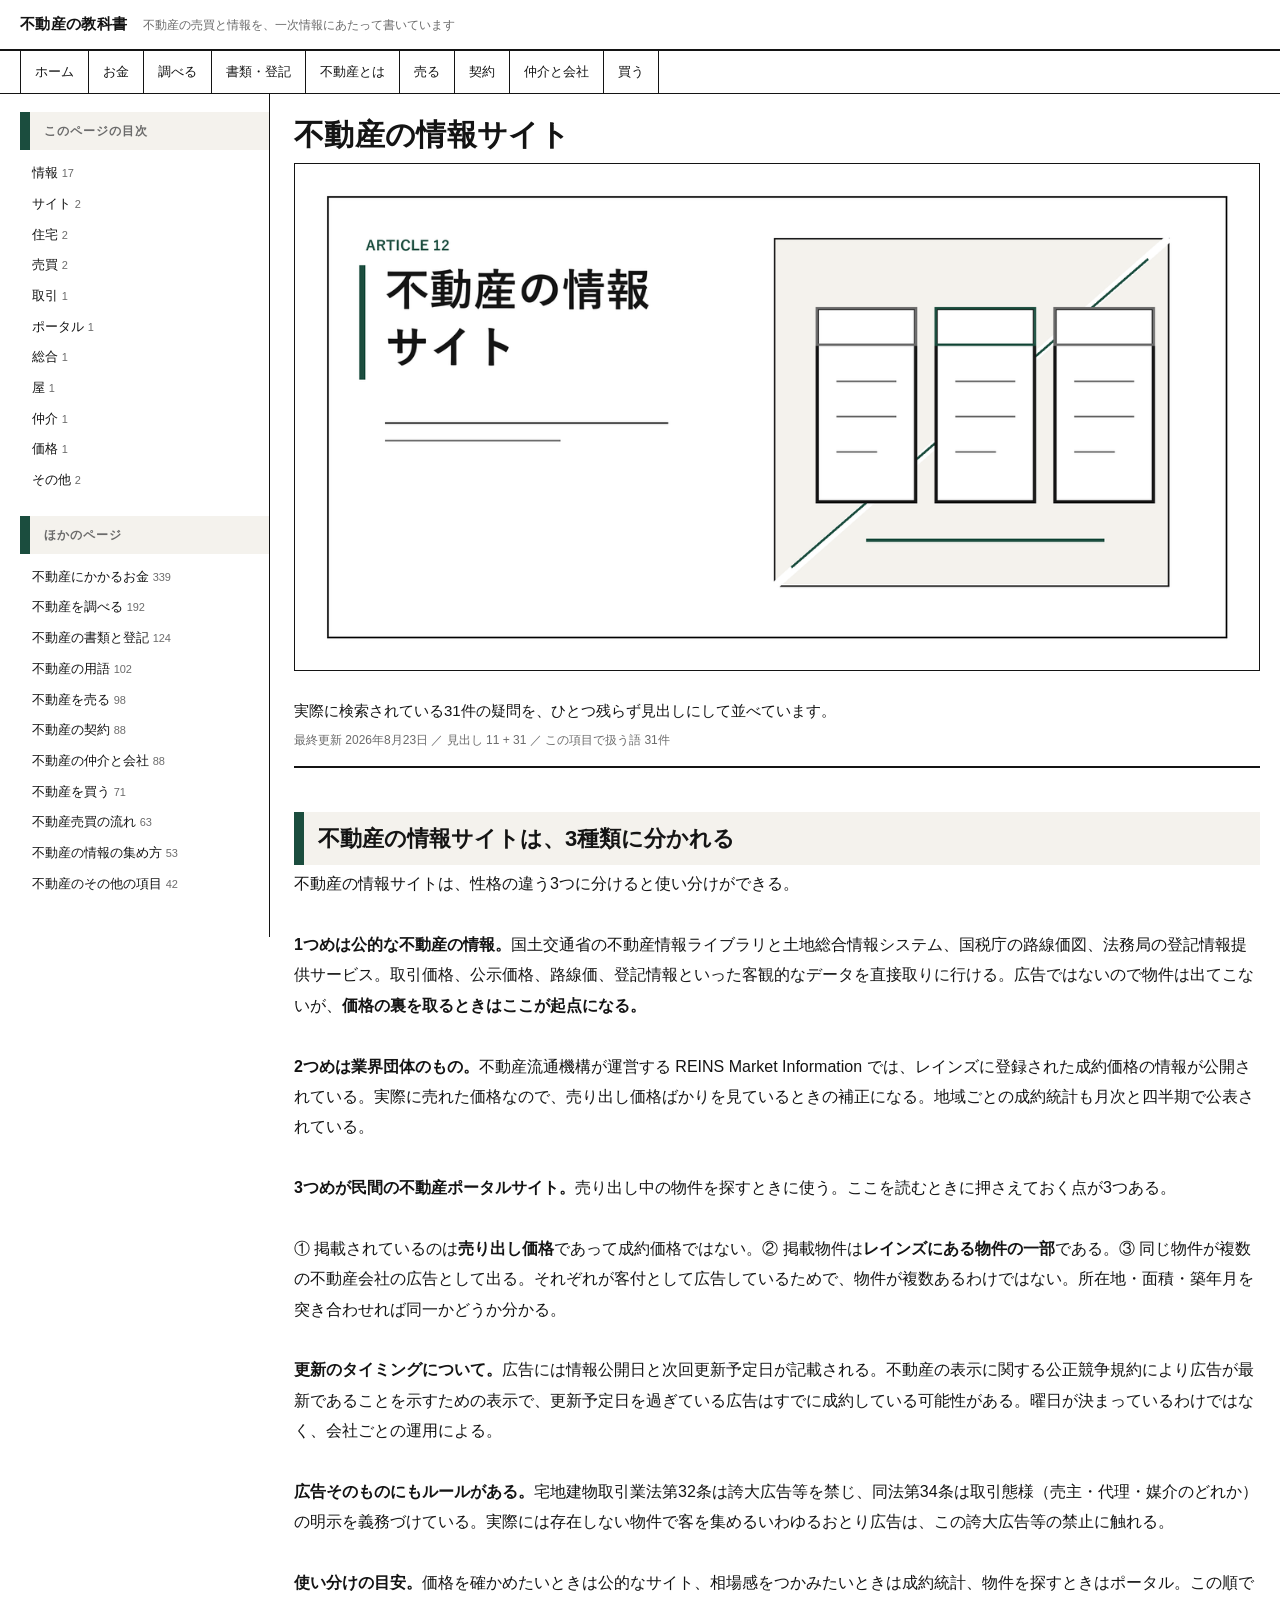
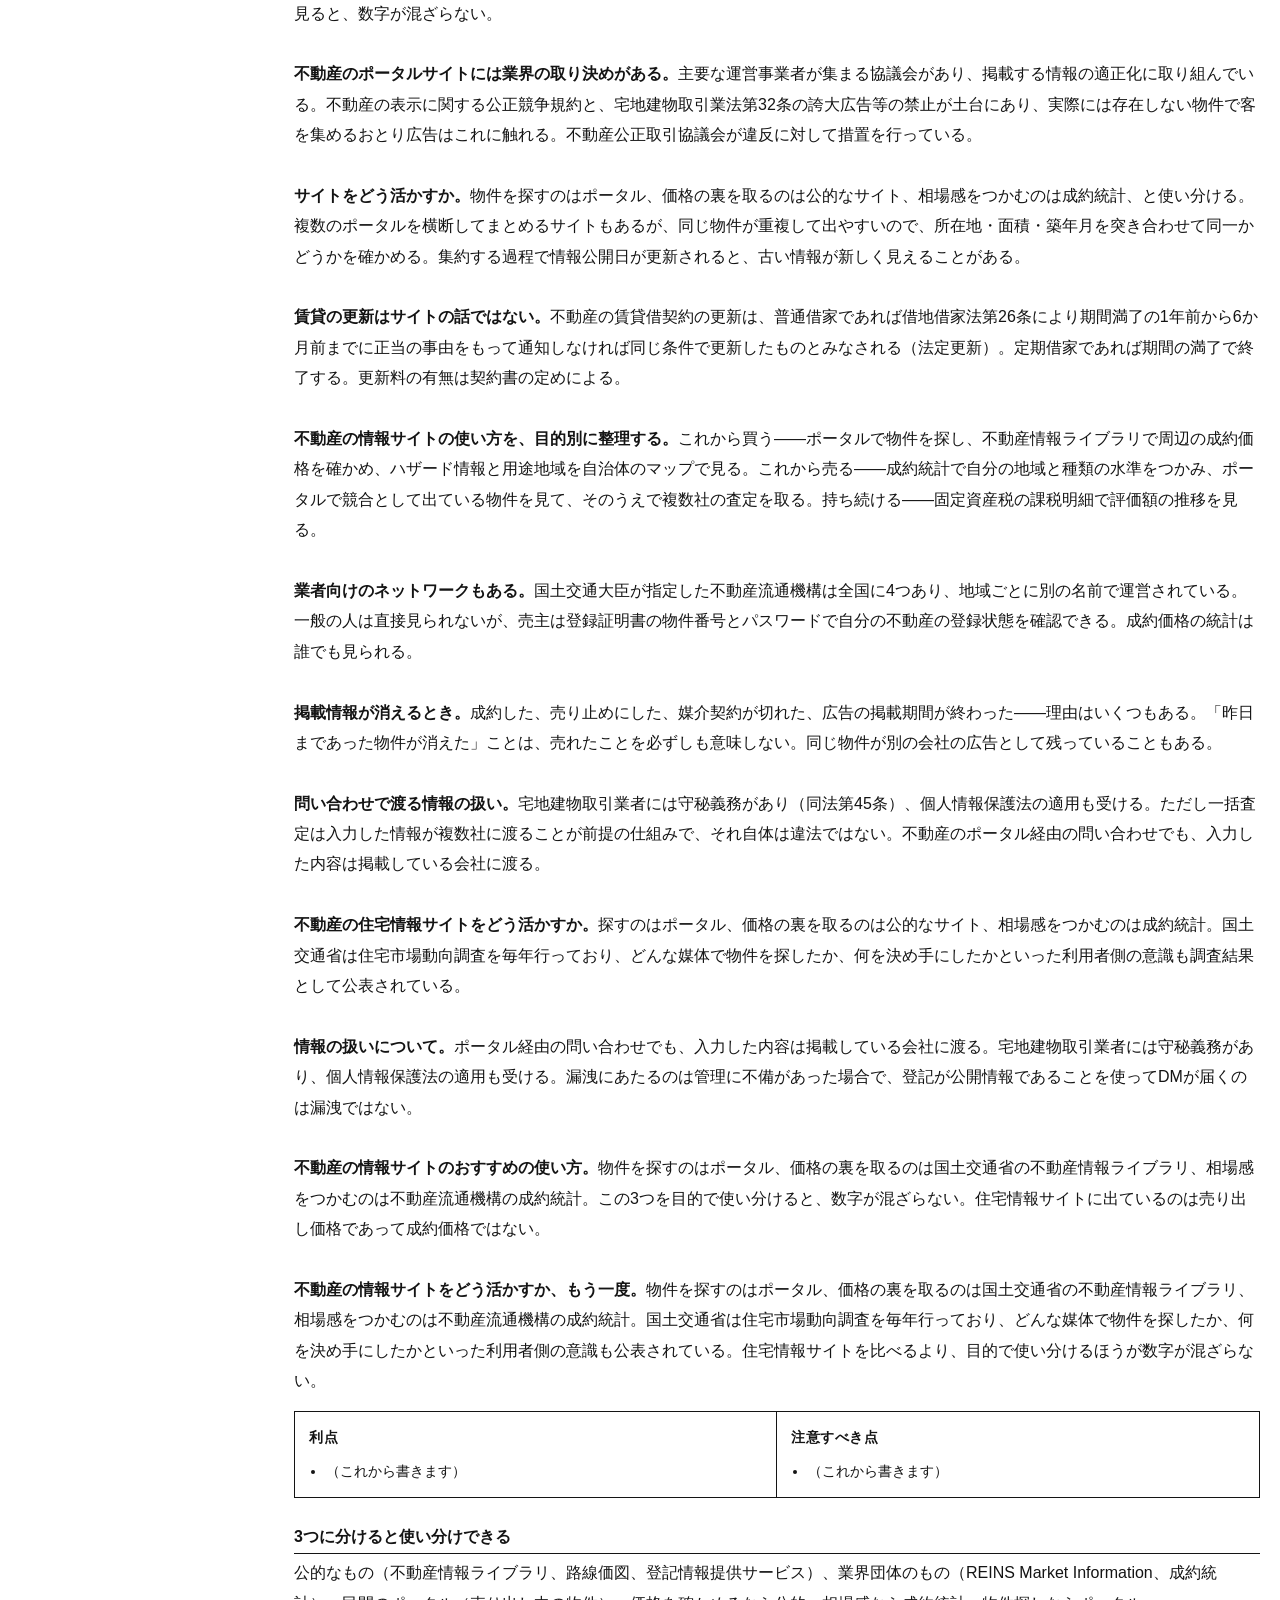
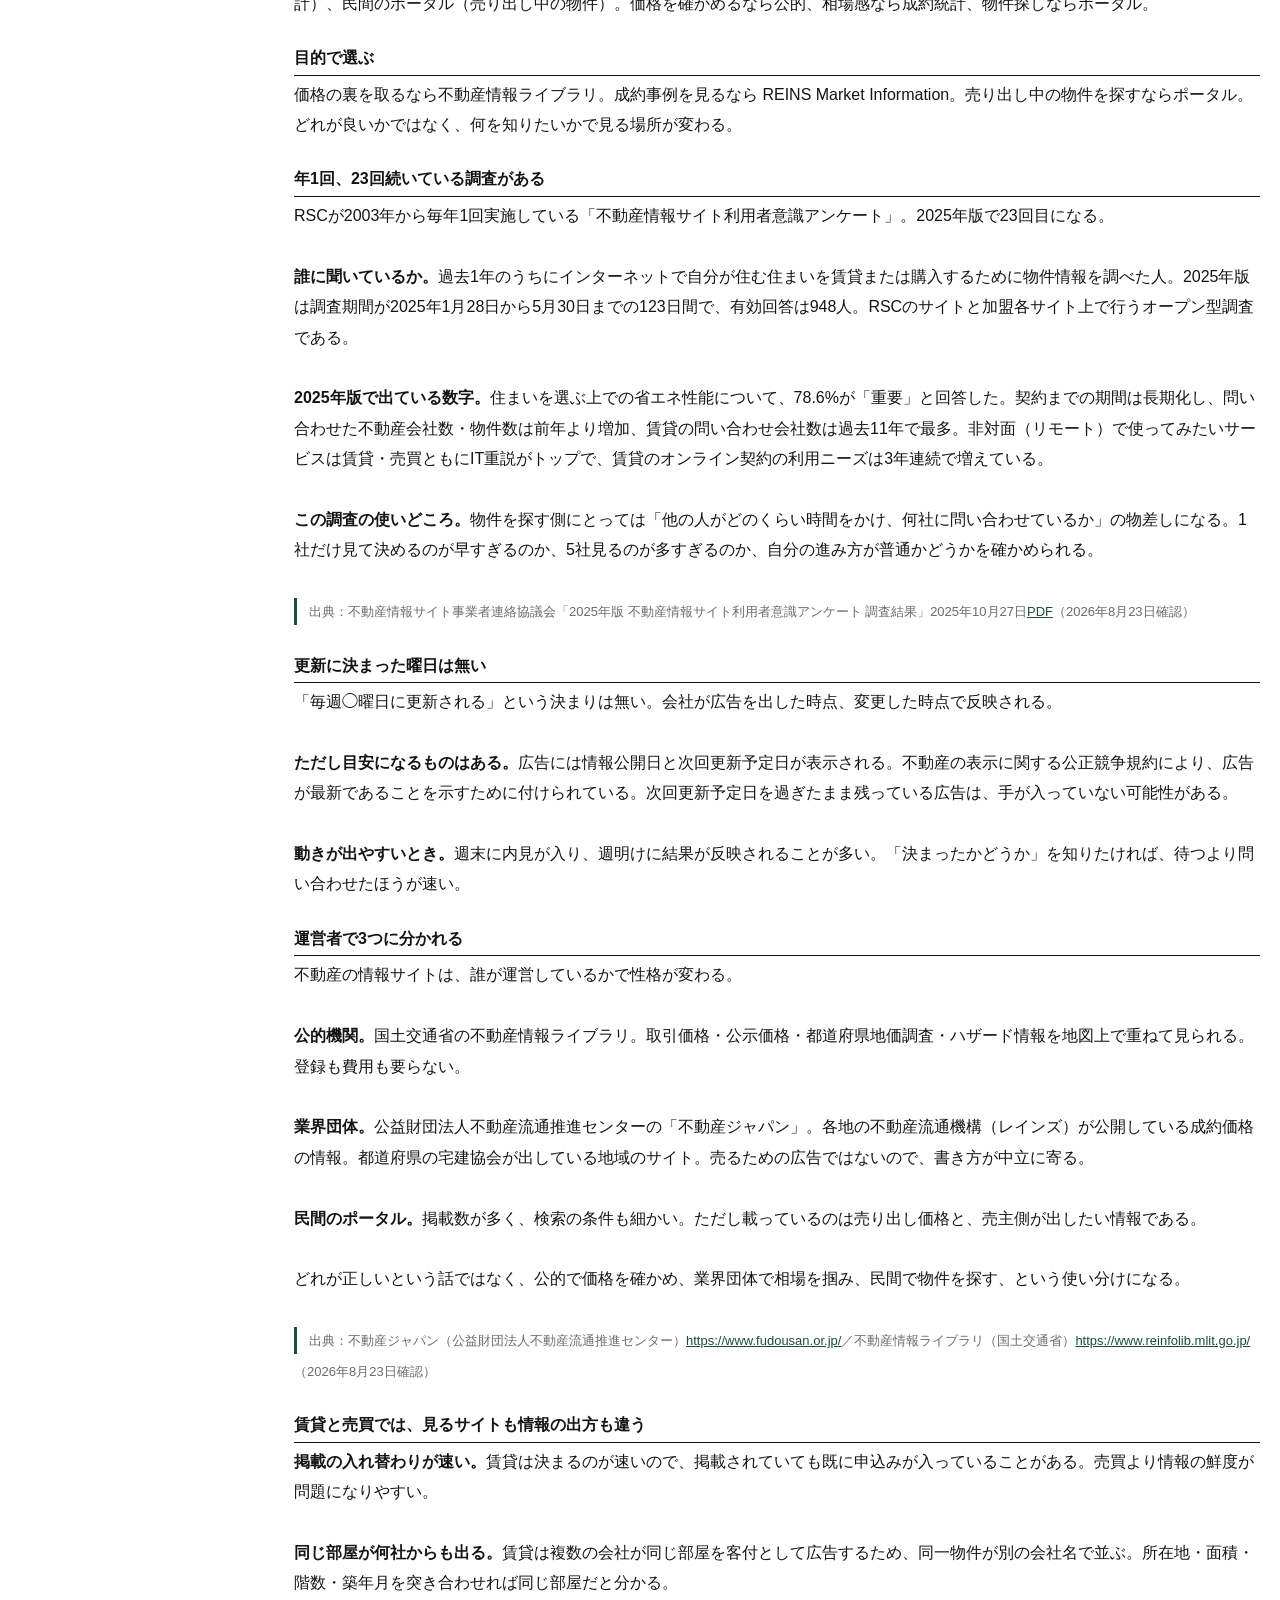
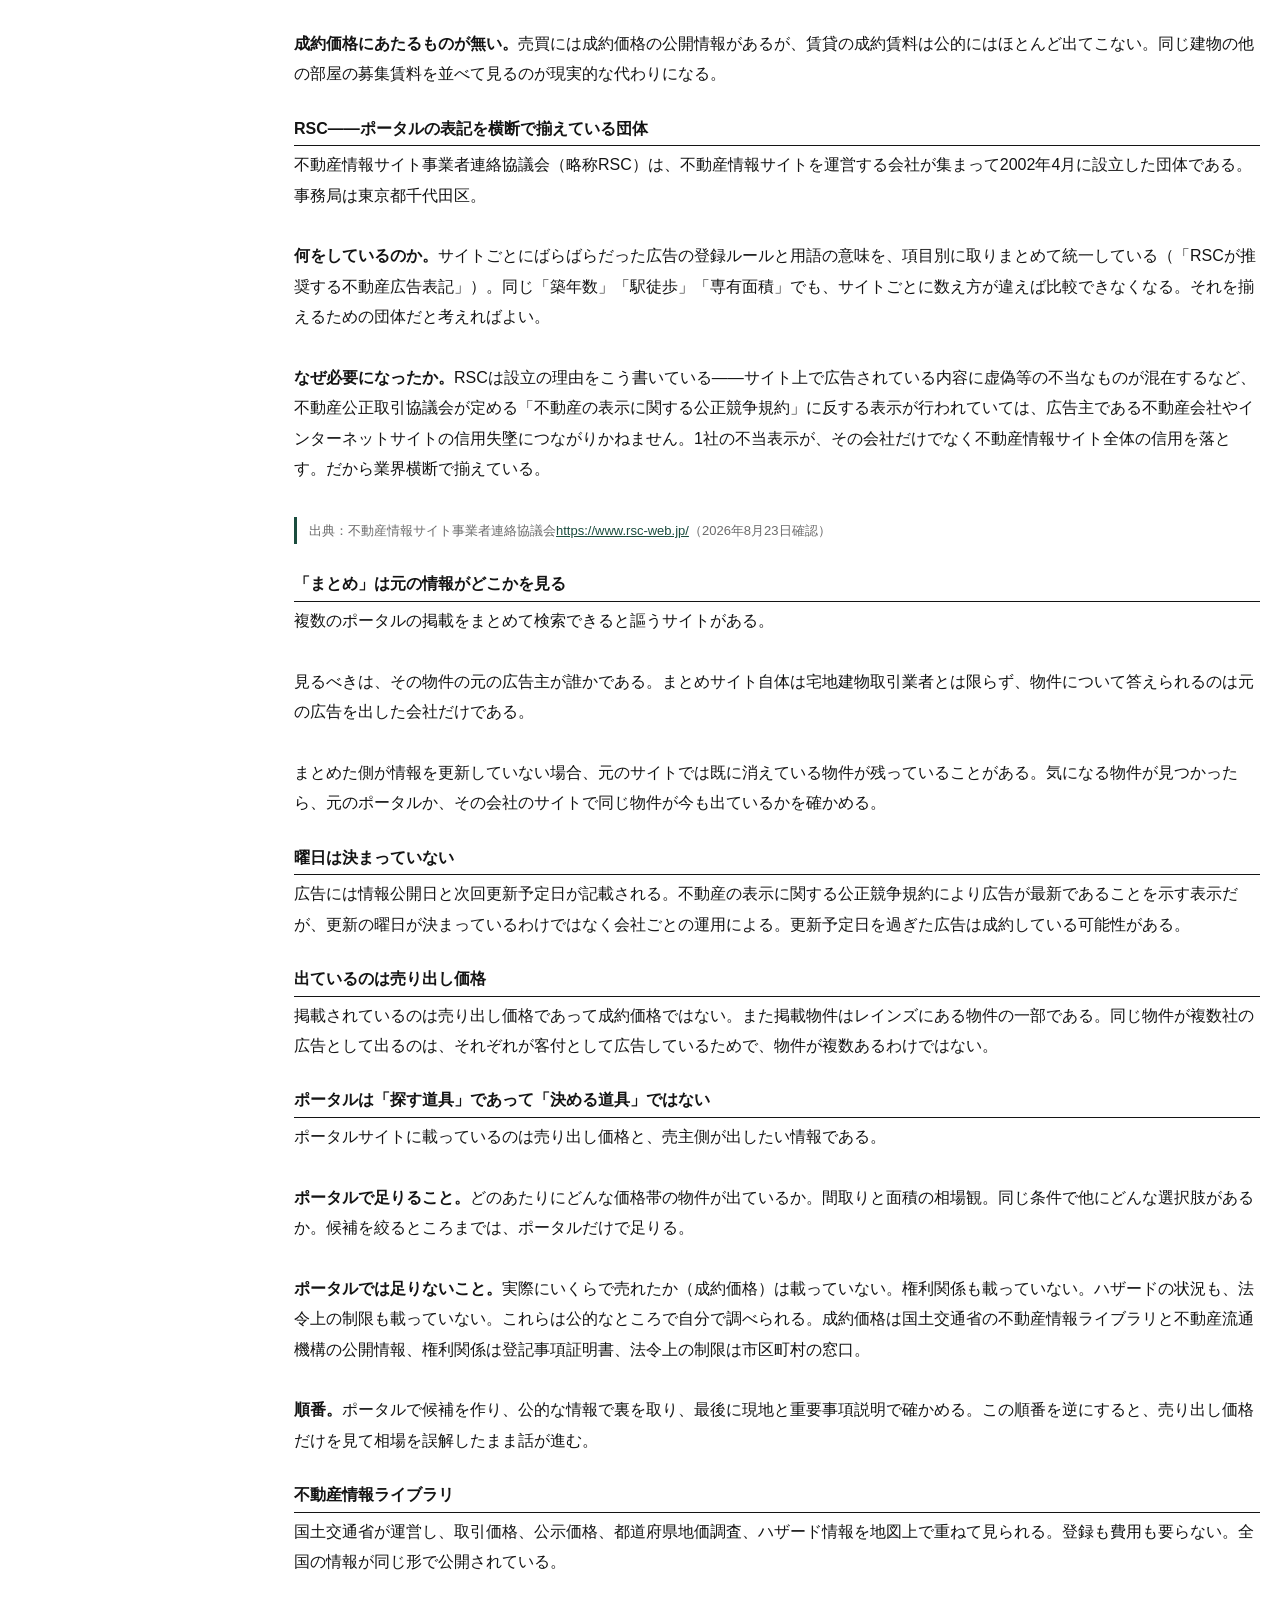
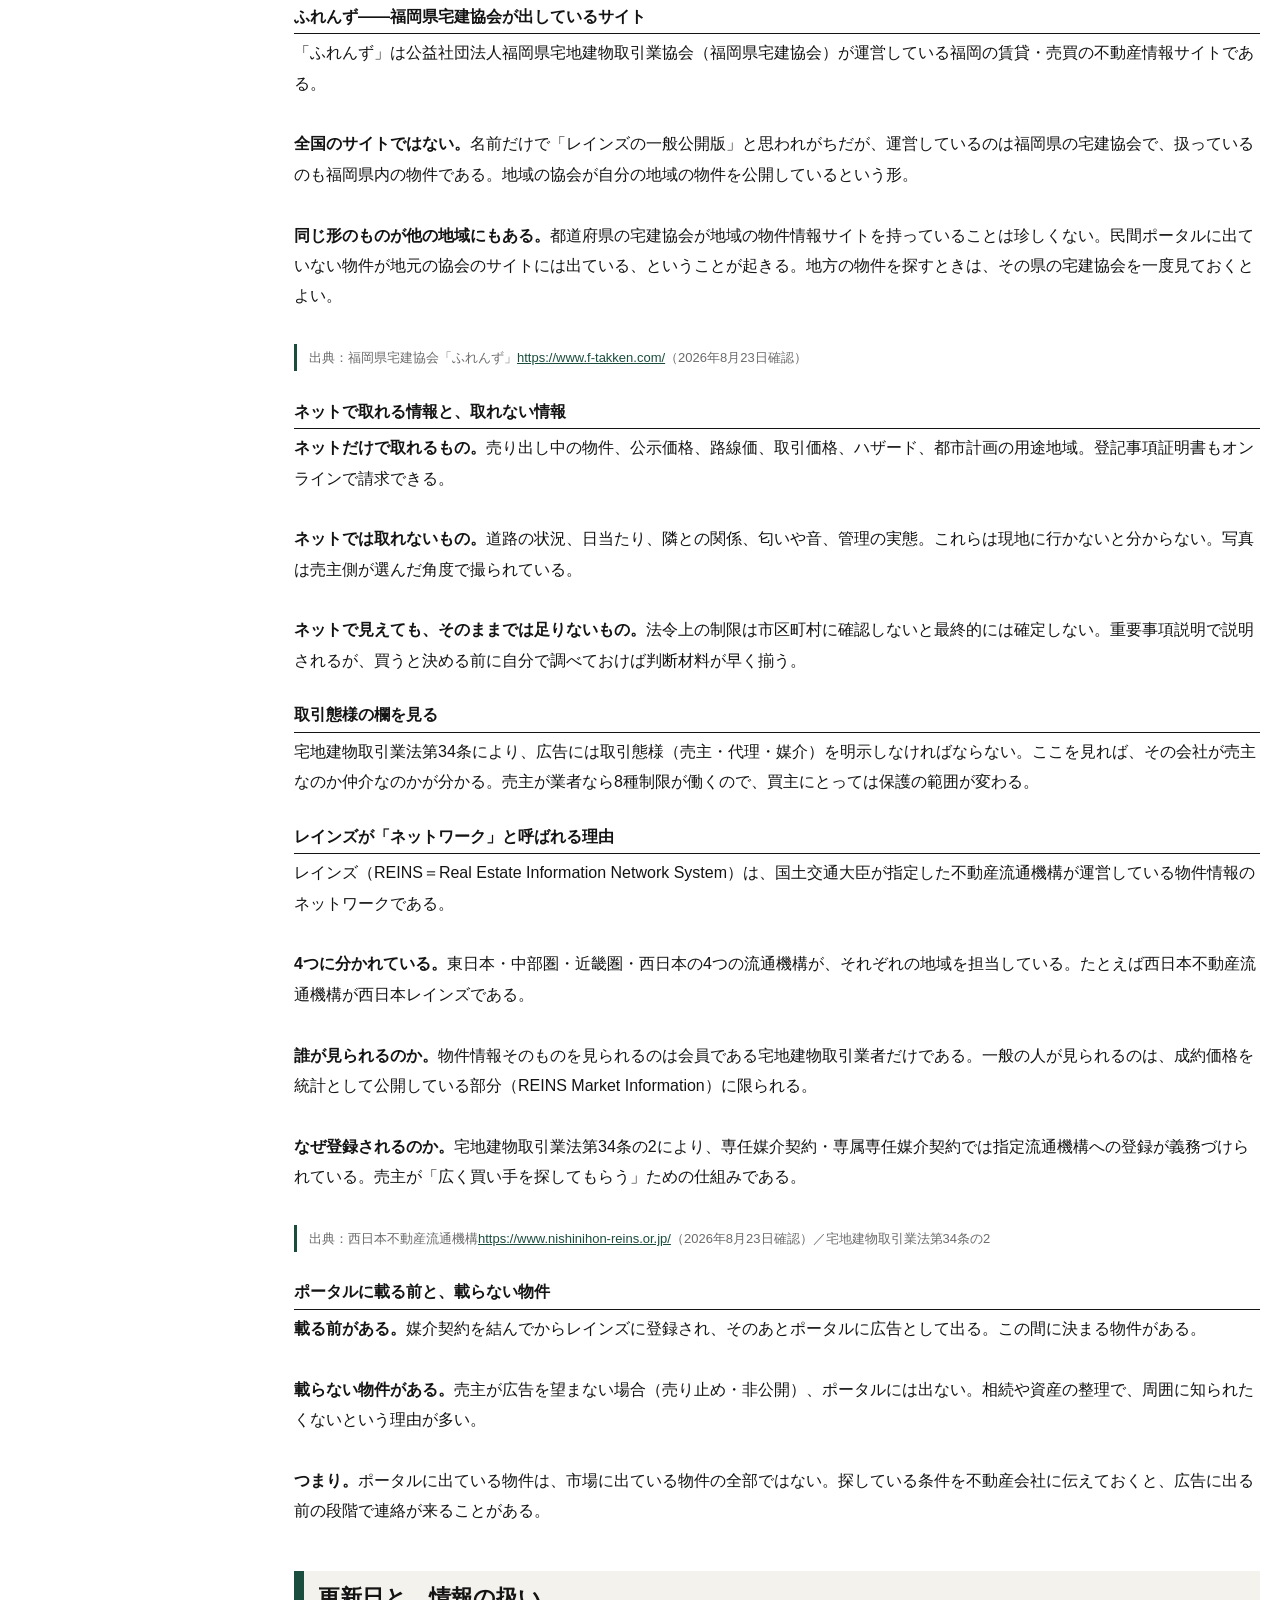
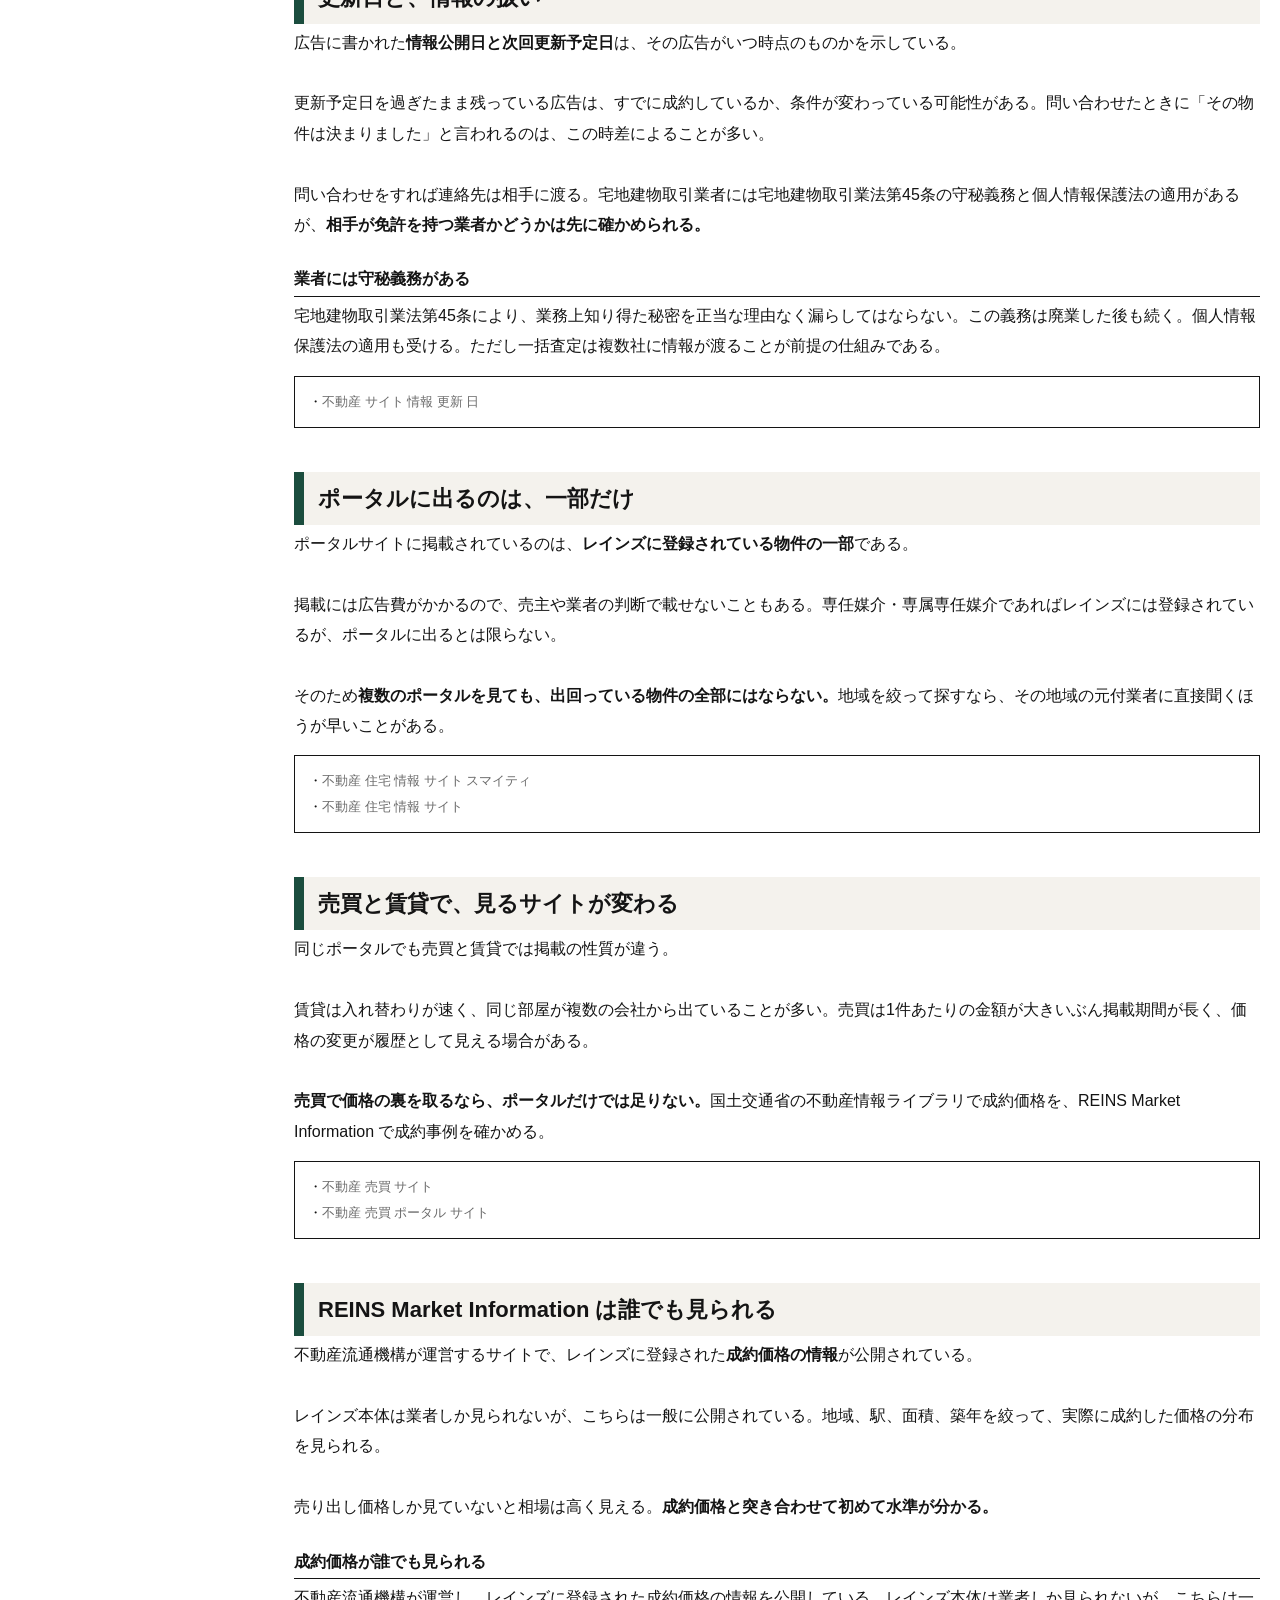
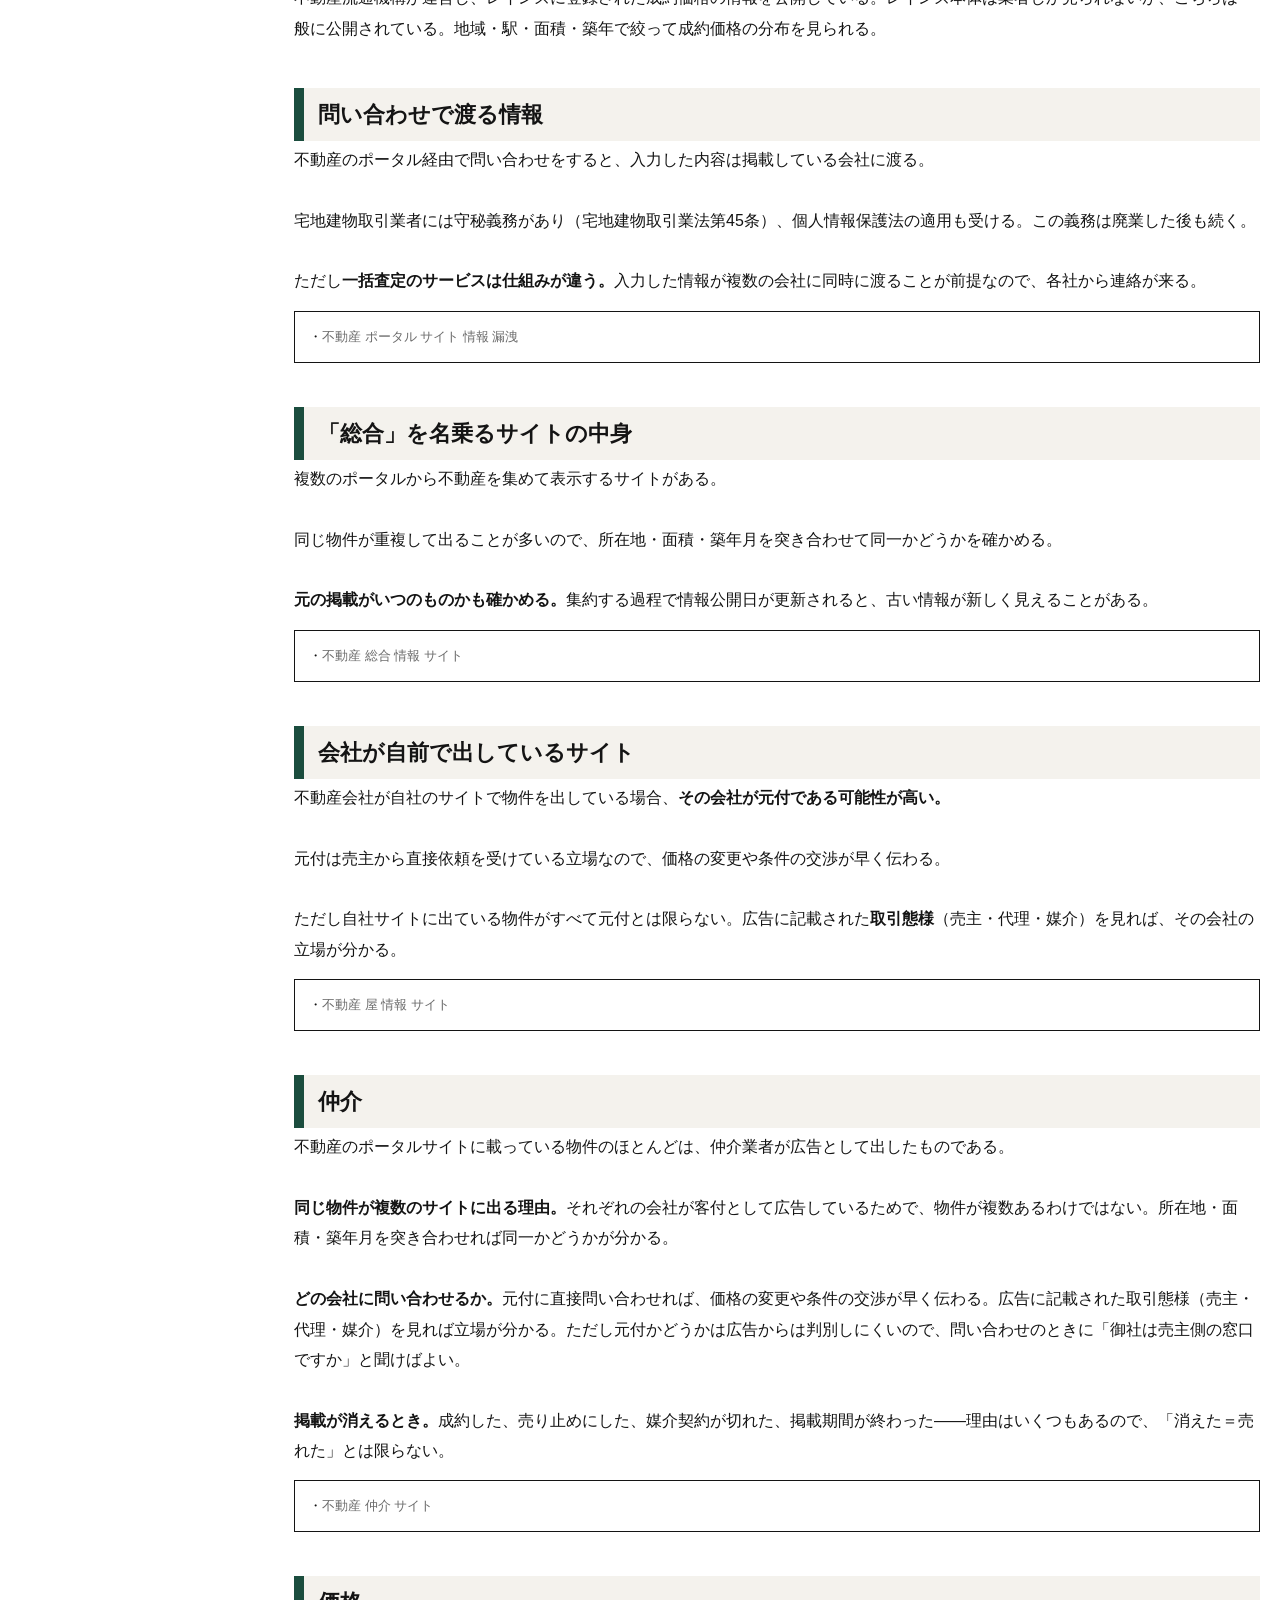
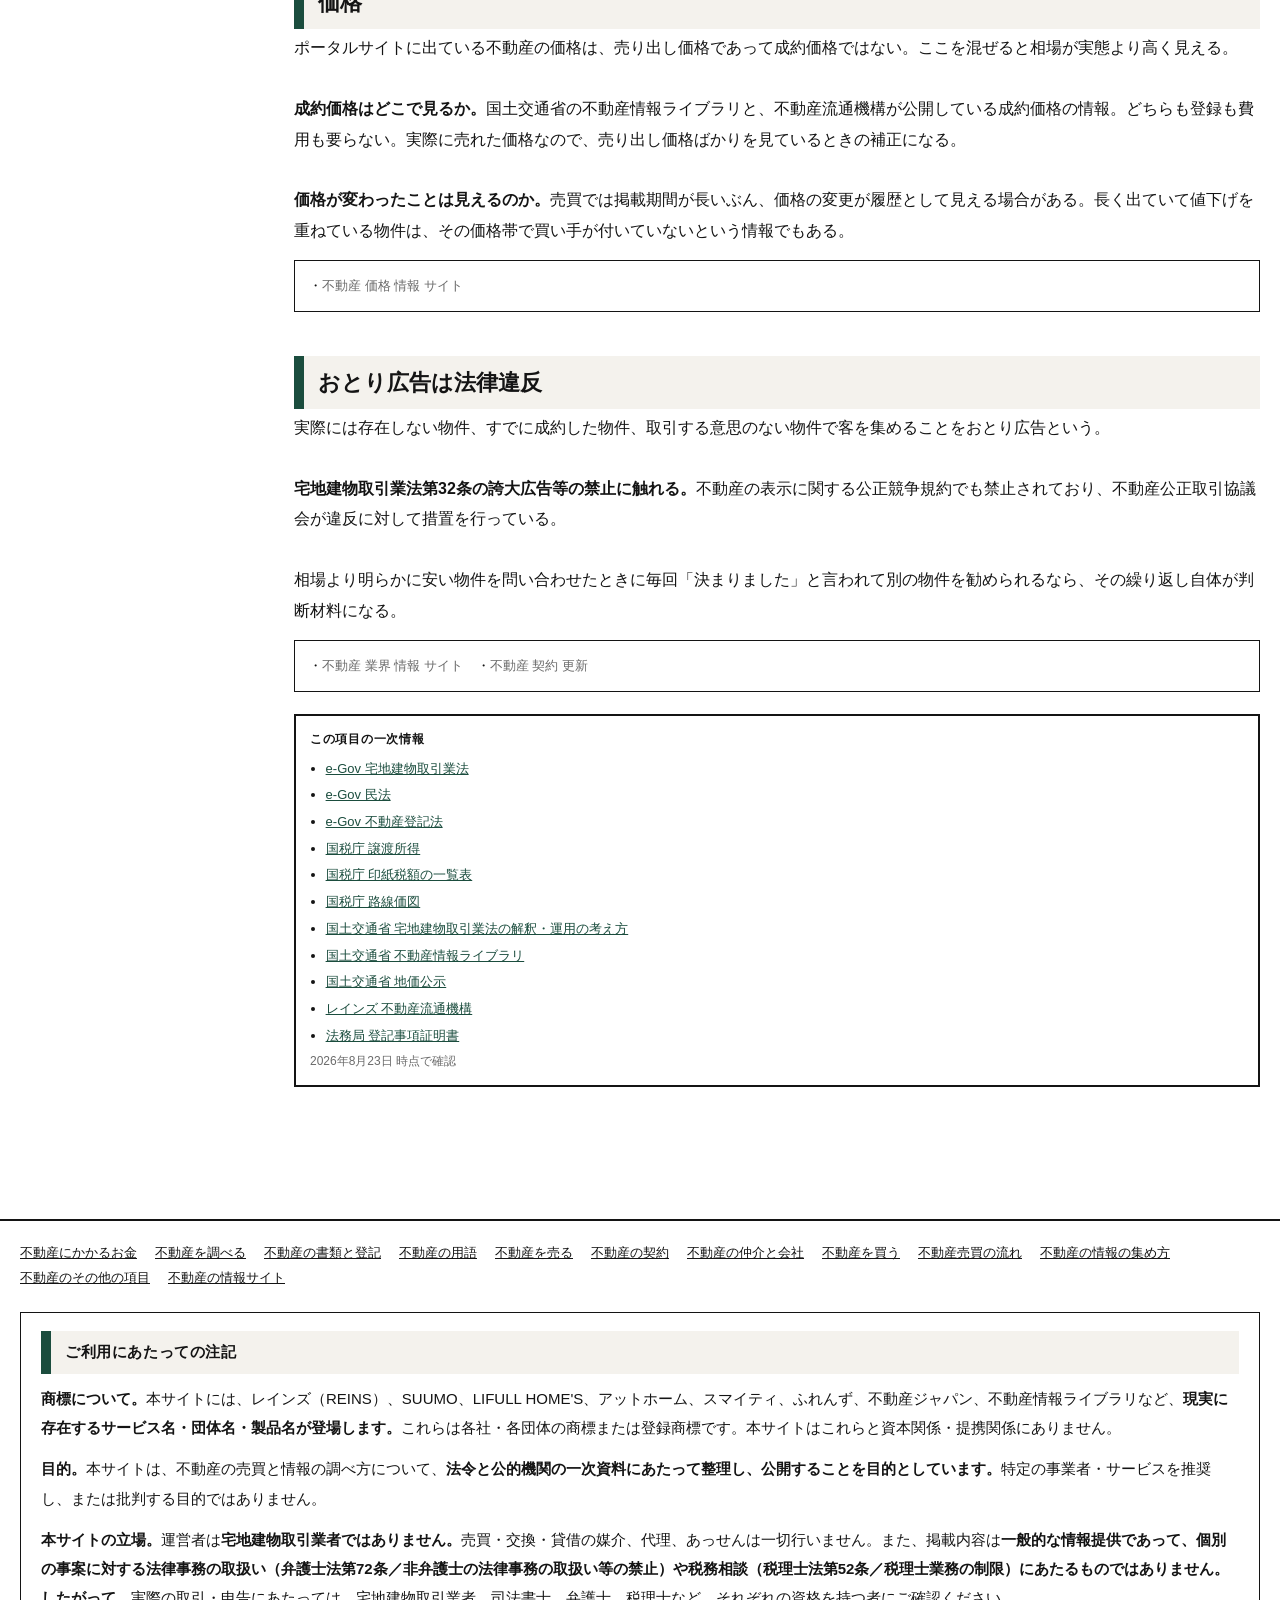
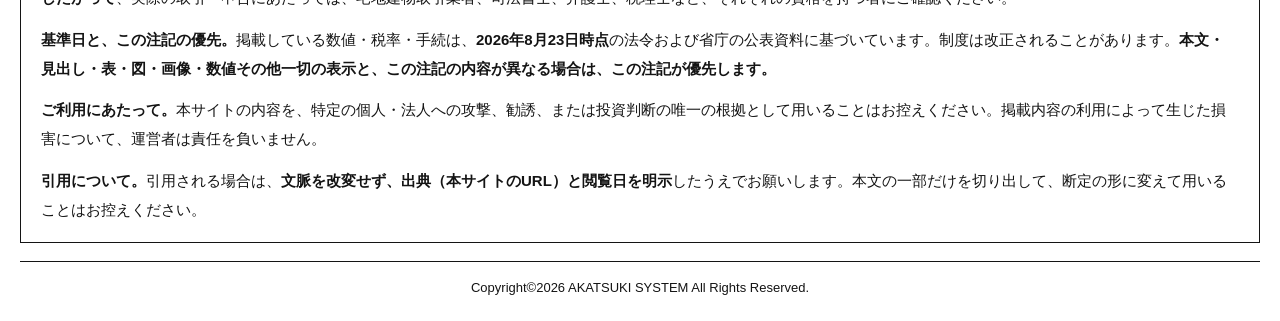
<file: portals/index.html>
<!doctype html>
<html lang="ja">
<head>
<meta charset="utf-8">
<meta name="viewport" content="width=device-width,initial-scale=1">
<title>不動産の情報サイトは、運営者で3つに分かれる</title>
<meta name="description" content="国土交通省の不動産情報ライブラリ、業界団体の不動産ジャパンやレインズ、そして民間ポータル。誰が何のために出している情報かで、載る物件も更新の速さも変わる。その使い分けの基準">
<meta name="robots" content="index,follow,max-image-preview:large,max-snippet:-1,max-video-preview:-1">
<meta name="format-detection" content="telephone=no">
<meta name="theme-color" content="#1b4d3e">
<meta name="google-site-verification" content="yLRx-toV1wwOXIgkFKSKQW8SYN7P5XBVnxkAWqeWzIE">
<link rel="canonical" href="https://fudosan-akatsuki-system.work/portals/">
<meta property="og:locale" content="ja_JP">
<meta property="og:site_name" content="不動産の教科書">
<meta property="og:type" content="article">
<meta property="og:title" content="不動産の情報サイトは、運営者で3つに分かれる">
<meta property="og:description" content="国土交通省の不動産情報ライブラリ、業界団体の不動産ジャパンやレインズ、そして民間ポータル。誰が何のために出している情報かで、載る物件も更新の速さも変わる。その使い分けの基準">
<meta property="og:url" content="https://fudosan-akatsuki-system.work/portals/">
<meta property="og:image" content="https://fudosan-akatsuki-system.work/img/og-v2/portals.jpg">
<meta property="og:image:secure_url" content="https://fudosan-akatsuki-system.work/img/og-v2/portals.jpg">
<meta property="og:image:type" content="image/jpeg">
<meta property="og:image:width" content="1200">
<meta property="og:image:height" content="630">
<meta property="og:image:alt" content="不動産の情報サイト。公的・業界団体・民間ポータルの違い">
<meta property="article:published_time" content="2026-08-23">
<meta property="article:modified_time" content="2026-08-23">
<meta name="twitter:card" content="summary_large_image">
<meta name="twitter:title" content="不動産の情報サイトは、運営者で3つに分かれる">
<meta name="twitter:description" content="国土交通省の不動産情報ライブラリ、業界団体の不動産ジャパンやレインズ、そして民間ポータル。誰が何のために出している情報かで、載る物件も更新の速さも変わる。その使い分けの基準">
<meta name="twitter:image" content="https://fudosan-akatsuki-system.work/img/og-v2/portals.jpg">
<meta name="twitter:image:alt" content="不動産の情報サイト。公的・業界団体・民間ポータルの違い">
<link rel="icon" href="/favicon.ico" sizes="48x48">
<link rel="icon" type="image/png" sizes="48x48" href="/favicon-48x48.png">
<link rel="icon" type="image/png" sizes="32x32" href="/favicon-32x32.png">
<link rel="icon" type="image/png" sizes="16x16" href="/favicon-16x16.png">
<link rel="apple-touch-icon" sizes="180x180" href="/apple-touch-icon.png">
<link rel="manifest" href="/site.webmanifest">
<link rel="mask-icon" href="/safari-pinned-tab.svg" color="#1b4d3e">
<link rel="preload" as="style" href="/css/base.css">
<link rel="stylesheet" href="/css/base.css">
<script type="application/ld+json">{"@context": "https://schema.org", "@graph": [{"@type": "Organization", "@id": "https://fudosan-akatsuki-system.work/#org", "name": "不動産の教科書", "url": "https://fudosan-akatsuki-system.work/", "logo": {"@type": "ImageObject", "url": "https://fudosan-akatsuki-system.work/android-chrome-512x512.png", "width": 512, "height": 512}}, {"@type": "WebSite", "@id": "https://fudosan-akatsuki-system.work/#site", "name": "不動産の教科書", "url": "https://fudosan-akatsuki-system.work/", "inLanguage": "ja", "publisher": {"@id": "https://fudosan-akatsuki-system.work/#org"}}, {"@type": "Article", "@id": "https://fudosan-akatsuki-system.work/portals/#article", "headline": "不動産の情報サイト", "description": "不動産の情報サイトを運営者で3つに分けて解説。国土交通省の不動産情報ライブラリ、業界団体の不動産ジャパンやレインズ、福岡県宅建協会のふれんず、スマイティなど民間ポータル。ポータルに出るのは売り出し価格で成約価格ではないこと、RSCが広告表記を横断で揃えていること、活用の順番まで。サイトの活用の順番までまとめています。", "inLanguage": "ja", "datePublished": "2026-08-23", "dateModified": "2026-08-23", "mainEntityOfPage": {"@type": "WebPage", "@id": "https://fudosan-akatsuki-system.work/portals/"}, "image": "https://fudosan-akatsuki-system.work/img/portals.png", "author": {"@id": "https://fudosan-akatsuki-system.work/#org"}, "publisher": {"@id": "https://fudosan-akatsuki-system.work/#org"}}, {"@type": "BreadcrumbList", "itemListElement": [{"@type": "ListItem", "position": 1, "name": "ホーム", "item": "https://fudosan-akatsuki-system.work/"}, {"@type": "ListItem", "position": 2, "name": "不動産の情報サイト", "item": "https://fudosan-akatsuki-system.work/portals/"}]}]}</script>
</head>
<body>
<header class="head"><div class="in"><div class="site"><a href="/">不動産の教科書</a></div><div class="tag">不動産の売買と情報を、一次情報にあたって書いています</div></div></header>
<nav class="nav"><ul><li><a href="/">ホーム</a></li><li><a href="/money/">お金</a></li><li><a href="/research/">調べる</a></li><li><a href="/registry/">書類・登記</a></li><li><a href="/about/">不動産とは</a></li><li><a href="/sell/">売る</a></li><li><a href="/contract/">契約</a></li><li><a href="/agent/">仲介と会社</a></li><li><a href="/buy/">買う</a></li></ul></nav>
<div class="wrap"><aside class="side"><h2>このページの目次</h2><ol><li><a href="#h2-0">情報 <span class="n">17</span></a></li><li><a href="#h2-1">サイト <span class="n">2</span></a></li><li><a href="#h2-2">住宅 <span class="n">2</span></a></li><li><a href="#h2-3">売買 <span class="n">2</span></a></li><li><a href="#h2-4">取引 <span class="n">1</span></a></li><li><a href="#h2-5">ポータル <span class="n">1</span></a></li><li><a href="#h2-6">総合 <span class="n">1</span></a></li><li><a href="#h2-7">屋 <span class="n">1</span></a></li><li><a href="#h2-8">仲介 <span class="n">1</span></a></li><li><a href="#h2-9">価格 <span class="n">1</span></a></li><li><a href="#h2-10">その他 <span class="n">2</span></a></li></ol><h2>ほかのページ</h2><ol><li><a href="/money/">不動産にかかるお金 <span class="n">339</span></a></li><li><a href="/research/">不動産を調べる <span class="n">192</span></a></li><li><a href="/registry/">不動産の書類と登記 <span class="n">124</span></a></li><li><a href="/about/">不動産の用語 <span class="n">102</span></a></li><li><a href="/sell/">不動産を売る <span class="n">98</span></a></li><li><a href="/contract/">不動産の契約 <span class="n">88</span></a></li><li><a href="/agent/">不動産の仲介と会社 <span class="n">88</span></a></li><li><a href="/buy/">不動産を買う <span class="n">71</span></a></li><li><a href="/flow/">不動産売買の流れ <span class="n">63</span></a></li><li><a href="/sources/">不動産の情報の集め方 <span class="n">53</span></a></li><li><a href="/misc/">不動産のその他の項目 <span class="n">42</span></a></li></ol></aside><main><h1>不動産の情報サイト</h1><img class="eye" src="/img/portals.png" alt="不動産の情報サイト｜公的・業界団体・民間ポータルの違いとレインズの位置づけ" width="1200" height="630"><p class="lead">実際に検索されている31件の疑問を、ひとつ残らず見出しにして並べています。</p><p class="meta">最終更新 2026年8月23日 ／ 見出し 11 + 31 ／ この項目で扱う語 31件</p><h2 id="h2-0">不動産の情報サイトは、3種類に分かれる</h2><p>不動産の情報サイトは、性格の違う3つに分けると使い分けができる。<br><br><b>1つめは公的な不動産の情報。</b>国土交通省の不動産情報ライブラリと土地総合情報システム、国税庁の路線価図、法務局の登記情報提供サービス。取引価格、公示価格、路線価、登記情報といった客観的なデータを直接取りに行ける。広告ではないので物件は出てこないが、<b>価格の裏を取るときはここが起点になる。</b><br><br><b>2つめは業界団体のもの。</b>不動産流通機構が運営する REINS Market Information では、レインズに登録された成約価格の情報が公開されている。実際に売れた価格なので、売り出し価格ばかりを見ているときの補正になる。地域ごとの成約統計も月次と四半期で公表されている。<br><br><b>3つめが民間の不動産ポータルサイト。</b>売り出し中の物件を探すときに使う。ここを読むときに押さえておく点が3つある。<br><br>① 掲載されているのは<b>売り出し価格</b>であって成約価格ではない。② 掲載物件は<b>レインズにある物件の一部</b>である。③ 同じ物件が複数の不動産会社の広告として出る。それぞれが客付として広告しているためで、物件が複数あるわけではない。所在地・面積・築年月を突き合わせれば同一かどうか分かる。<br><br><b>更新のタイミングについて。</b>広告には情報公開日と次回更新予定日が記載される。不動産の表示に関する公正競争規約により広告が最新であることを示すための表示で、更新予定日を過ぎている広告はすでに成約している可能性がある。曜日が決まっているわけではなく、会社ごとの運用による。<br><br><b>広告そのものにもルールがある。</b>宅地建物取引業法第32条は誇大広告等を禁じ、同法第34条は取引態様（売主・代理・媒介のどれか）の明示を義務づけている。実際には存在しない物件で客を集めるいわゆるおとり広告は、この誇大広告等の禁止に触れる。<br><br><b>使い分けの目安。</b>価格を確かめたいときは公的なサイト、相場感をつかみたいときは成約統計、物件を探すときはポータル。この順で見ると、数字が混ざらない。<br><br><b>不動産のポータルサイトには業界の取り決めがある。</b>主要な運営事業者が集まる協議会があり、掲載する情報の適正化に取り組んでいる。不動産の表示に関する公正競争規約と、宅地建物取引業法第32条の誇大広告等の禁止が土台にあり、実際には存在しない物件で客を集めるおとり広告はこれに触れる。不動産公正取引協議会が違反に対して措置を行っている。<br><br><b>サイトをどう活かすか。</b>物件を探すのはポータル、価格の裏を取るのは公的なサイト、相場感をつかむのは成約統計、と使い分ける。複数のポータルを横断してまとめるサイトもあるが、同じ物件が重複して出やすいので、所在地・面積・築年月を突き合わせて同一かどうかを確かめる。集約する過程で情報公開日が更新されると、古い情報が新しく見えることがある。<br><br><b>賃貸の更新はサイトの話ではない。</b>不動産の賃貸借契約の更新は、普通借家であれば借地借家法第26条により期間満了の1年前から6か月前までに正当の事由をもって通知しなければ同じ条件で更新したものとみなされる（法定更新）。定期借家であれば期間の満了で終了する。更新料の有無は契約書の定めによる。<br><br><b>不動産の情報サイトの使い方を、目的別に整理する。</b>これから買う——ポータルで物件を探し、不動産情報ライブラリで周辺の成約価格を確かめ、ハザード情報と用途地域を自治体のマップで見る。これから売る——成約統計で自分の地域と種類の水準をつかみ、ポータルで競合として出ている物件を見て、そのうえで複数社の査定を取る。持ち続ける——固定資産税の課税明細で評価額の推移を見る。<br><br><b>業者向けのネットワークもある。</b>国土交通大臣が指定した不動産流通機構は全国に4つあり、地域ごとに別の名前で運営されている。一般の人は直接見られないが、売主は登録証明書の物件番号とパスワードで自分の不動産の登録状態を確認できる。成約価格の統計は誰でも見られる。<br><br><b>掲載情報が消えるとき。</b>成約した、売り止めにした、媒介契約が切れた、広告の掲載期間が終わった——理由はいくつもある。「昨日まであった物件が消えた」ことは、売れたことを必ずしも意味しない。同じ物件が別の会社の広告として残っていることもある。<br><br><b>問い合わせで渡る情報の扱い。</b>宅地建物取引業者には守秘義務があり（同法第45条）、個人情報保護法の適用も受ける。ただし一括査定は入力した情報が複数社に渡ることが前提の仕組みで、それ自体は違法ではない。不動産のポータル経由の問い合わせでも、入力した内容は掲載している会社に渡る。<br><br><b>不動産の住宅情報サイトをどう活かすか。</b>探すのはポータル、価格の裏を取るのは公的なサイト、相場感をつかむのは成約統計。国土交通省は住宅市場動向調査を毎年行っており、どんな媒体で物件を探したか、何を決め手にしたかといった利用者側の意識も調査結果として公表されている。<br><br><b>情報の扱いについて。</b>ポータル経由の問い合わせでも、入力した内容は掲載している会社に渡る。宅地建物取引業者には守秘義務があり、個人情報保護法の適用も受ける。漏洩にあたるのは管理に不備があった場合で、登記が公開情報であることを使ってDMが届くのは漏洩ではない。<br><br><b>不動産の情報サイトのおすすめの使い方。</b>物件を探すのはポータル、価格の裏を取るのは国土交通省の不動産情報ライブラリ、相場感をつかむのは不動産流通機構の成約統計。この3つを目的で使い分けると、数字が混ざらない。住宅情報サイトに出ているのは売り出し価格であって成約価格ではない。<br><br><b>不動産の情報サイトをどう活かすか、もう一度。</b>物件を探すのはポータル、価格の裏を取るのは国土交通省の不動産情報ライブラリ、相場感をつかむのは不動産流通機構の成約統計。国土交通省は住宅市場動向調査を毎年行っており、どんな媒体で物件を探したか、何を決め手にしたかといった利用者側の意識も公表されている。住宅情報サイトを比べるより、目的で使い分けるほうが数字が混ざらない。</p><div class="md"><div><h4>利点</h4><ul><li>（これから書きます）</li></ul></div><div><h4>注意すべき点</h4><ul><li>（これから書きます）</li></ul></div></div><h3>3つに分けると使い分けできる</h3><p>公的なもの（不動産情報ライブラリ、路線価図、登記情報提供サービス）、業界団体のもの（REINS Market Information、成約統計）、民間のポータル（売り出し中の物件）。価格を確かめるなら公的、相場感なら成約統計、物件探しならポータル。</p><h3>目的で選ぶ</h3><p>価格の裏を取るなら不動産情報ライブラリ。成約事例を見るなら REINS Market Information。売り出し中の物件を探すならポータル。どれが良いかではなく、何を知りたいかで見る場所が変わる。</p><h3>年1回、23回続いている調査がある</h3><p>RSCが2003年から毎年1回実施している「不動産情報サイト利用者意識アンケート」。2025年版で23回目になる。<br><br><b>誰に聞いているか。</b>過去1年のうちにインターネットで自分が住む住まいを賃貸または購入するために物件情報を調べた人。2025年版は調査期間が2025年1月28日から5月30日までの123日間で、有効回答は948人。RSCのサイトと加盟各サイト上で行うオープン型調査である。<br><br><b>2025年版で出ている数字。</b>住まいを選ぶ上での省エネ性能について、78.6%が「重要」と回答した。契約までの期間は長期化し、問い合わせた不動産会社数・物件数は前年より増加、賃貸の問い合わせ会社数は過去11年で最多。非対面（リモート）で使ってみたいサービスは賃貸・売買ともにIT重説がトップで、賃貸のオンライン契約の利用ニーズは3年連続で増えている。<br><br><b>この調査の使いどころ。</b>物件を探す側にとっては「他の人がどのくらい時間をかけ、何社に問い合わせているか」の物差しになる。1社だけ見て決めるのが早すぎるのか、5社見るのが多すぎるのか、自分の進み方が普通かどうかを確かめられる。<br><br><span class="law">出典：不動産情報サイト事業者連絡協議会「2025年版 不動産情報サイト利用者意識アンケート 調査結果」2025年10月27日<a href="https://www.rsc-web.jp/webkanri/kanri/wp-content/uploads/2025/10/251027.pdf" rel="nofollow">PDF</a>（2026年8月23日確認）</span></p><h3>更新に決まった曜日は無い</h3><p>「毎週◯曜日に更新される」という決まりは無い。会社が広告を出した時点、変更した時点で反映される。<br><br><b>ただし目安になるものはある。</b>広告には情報公開日と次回更新予定日が表示される。不動産の表示に関する公正競争規約により、広告が最新であることを示すために付けられている。次回更新予定日を過ぎたまま残っている広告は、手が入っていない可能性がある。<br><br><b>動きが出やすいとき。</b>週末に内見が入り、週明けに結果が反映されることが多い。「決まったかどうか」を知りたければ、待つより問い合わせたほうが速い。</p><h3>運営者で3つに分かれる</h3><p>不動産の情報サイトは、誰が運営しているかで性格が変わる。<br><br><b>公的機関。</b>国土交通省の不動産情報ライブラリ。取引価格・公示価格・都道府県地価調査・ハザード情報を地図上で重ねて見られる。登録も費用も要らない。<br><br><b>業界団体。</b>公益財団法人不動産流通推進センターの「不動産ジャパン」。各地の不動産流通機構（レインズ）が公開している成約価格の情報。都道府県の宅建協会が出している地域のサイト。売るための広告ではないので、書き方が中立に寄る。<br><br><b>民間のポータル。</b>掲載数が多く、検索の条件も細かい。ただし載っているのは売り出し価格と、売主側が出したい情報である。<br><br>どれが正しいという話ではなく、公的で価格を確かめ、業界団体で相場を掴み、民間で物件を探す、という使い分けになる。<br><br><span class="law">出典：不動産ジャパン（公益財団法人不動産流通推進センター）<a href="https://www.fudousan.or.jp/" rel="nofollow">https://www.fudousan.or.jp/</a>／不動産情報ライブラリ（国土交通省）<a href="https://www.reinfolib.mlit.go.jp/" rel="nofollow">https://www.reinfolib.mlit.go.jp/</a>（2026年8月23日確認）</span></p><h3>賃貸と売買では、見るサイトも情報の出方も違う</h3><p><b>掲載の入れ替わりが速い。</b>賃貸は決まるのが速いので、掲載されていても既に申込みが入っていることがある。売買より情報の鮮度が問題になりやすい。<br><br><b>同じ部屋が何社からも出る。</b>賃貸は複数の会社が同じ部屋を客付として広告するため、同一物件が別の会社名で並ぶ。所在地・面積・階数・築年月を突き合わせれば同じ部屋だと分かる。<br><br><b>成約価格にあたるものが無い。</b>売買には成約価格の公開情報があるが、賃貸の成約賃料は公的にはほとんど出てこない。同じ建物の他の部屋の募集賃料を並べて見るのが現実的な代わりになる。</p><h3>RSC——ポータルの表記を横断で揃えている団体</h3><p>不動産情報サイト事業者連絡協議会（略称RSC）は、不動産情報サイトを運営する会社が集まって2002年4月に設立した団体である。事務局は東京都千代田区。<br><br><b>何をしているのか。</b>サイトごとにばらばらだった広告の登録ルールと用語の意味を、項目別に取りまとめて統一している（「RSCが推奨する不動産広告表記」）。同じ「築年数」「駅徒歩」「専有面積」でも、サイトごとに数え方が違えば比較できなくなる。それを揃えるための団体だと考えればよい。<br><br><b>なぜ必要になったか。</b>RSCは設立の理由をこう書いている——<span class="q">サイト上で広告されている内容に虚偽等の不当なものが混在するなど、不動産公正取引協議会が定める「不動産の表示に関する公正競争規約」に反する表示が行われていては、広告主である不動産会社やインターネットサイトの信用失墜につながりかねません</span>。1社の不当表示が、その会社だけでなく不動産情報サイト全体の信用を落とす。だから業界横断で揃えている。<br><br><span class="law">出典：不動産情報サイト事業者連絡協議会<a href="https://www.rsc-web.jp/" rel="nofollow">https://www.rsc-web.jp/</a>（2026年8月23日確認）</span></p><h3>「まとめ」は元の情報がどこかを見る</h3><p>複数のポータルの掲載をまとめて検索できると謳うサイトがある。<br><br>見るべきは、その物件の元の広告主が誰かである。まとめサイト自体は宅地建物取引業者とは限らず、物件について答えられるのは元の広告を出した会社だけである。<br><br>まとめた側が情報を更新していない場合、元のサイトでは既に消えている物件が残っていることがある。気になる物件が見つかったら、元のポータルか、その会社のサイトで同じ物件が今も出ているかを確かめる。</p><h3>曜日は決まっていない</h3><p>広告には情報公開日と次回更新予定日が記載される。不動産の表示に関する公正競争規約により広告が最新であることを示す表示だが、更新の曜日が決まっているわけではなく会社ごとの運用による。更新予定日を過ぎた広告は成約している可能性がある。</p><h3>出ているのは売り出し価格</h3><p>掲載されているのは売り出し価格であって成約価格ではない。また掲載物件はレインズにある物件の一部である。同じ物件が複数社の広告として出るのは、それぞれが客付として広告しているためで、物件が複数あるわけではない。</p><h3>ポータルは「探す道具」であって「決める道具」ではない</h3><p>ポータルサイトに載っているのは売り出し価格と、売主側が出したい情報である。<br><br><b>ポータルで足りること。</b>どのあたりにどんな価格帯の物件が出ているか。間取りと面積の相場観。同じ条件で他にどんな選択肢があるか。候補を絞るところまでは、ポータルだけで足りる。<br><br><b>ポータルでは足りないこと。</b>実際にいくらで売れたか（成約価格）は載っていない。権利関係も載っていない。ハザードの状況も、法令上の制限も載っていない。これらは公的なところで自分で調べられる。成約価格は国土交通省の不動産情報ライブラリと不動産流通機構の公開情報、権利関係は登記事項証明書、法令上の制限は市区町村の窓口。<br><br><b>順番。</b>ポータルで候補を作り、公的な情報で裏を取り、最後に現地と重要事項説明で確かめる。この順番を逆にすると、売り出し価格だけを見て相場を誤解したまま話が進む。</p><h3>不動産情報ライブラリ</h3><p>国土交通省が運営し、取引価格、公示価格、都道府県地価調査、ハザード情報を地図上で重ねて見られる。登録も費用も要らない。全国の情報が同じ形で公開されている。</p><h3>ふれんず——福岡県宅建協会が出しているサイト</h3><p>「ふれんず」は公益社団法人福岡県宅地建物取引業協会（福岡県宅建協会）が運営している福岡の賃貸・売買の不動産情報サイトである。<br><br><b>全国のサイトではない。</b>名前だけで「レインズの一般公開版」と思われがちだが、運営しているのは福岡県の宅建協会で、扱っているのも福岡県内の物件である。地域の協会が自分の地域の物件を公開しているという形。<br><br><b>同じ形のものが他の地域にもある。</b>都道府県の宅建協会が地域の物件情報サイトを持っていることは珍しくない。民間ポータルに出ていない物件が地元の協会のサイトには出ている、ということが起きる。地方の物件を探すときは、その県の宅建協会を一度見ておくとよい。<br><br><span class="law">出典：福岡県宅建協会「ふれんず」<a href="https://www.f-takken.com/" rel="nofollow">https://www.f-takken.com/</a>（2026年8月23日確認）</span></p><h3>ネットで取れる情報と、取れない情報</h3><p><b>ネットだけで取れるもの。</b>売り出し中の物件、公示価格、路線価、取引価格、ハザード、都市計画の用途地域。登記事項証明書もオンラインで請求できる。<br><br><b>ネットでは取れないもの。</b>道路の状況、日当たり、隣との関係、匂いや音、管理の実態。これらは現地に行かないと分からない。写真は売主側が選んだ角度で撮られている。<br><br><b>ネットで見えても、そのままでは足りないもの。</b>法令上の制限は市区町村に確認しないと最終的には確定しない。重要事項説明で説明されるが、買うと決める前に自分で調べておけば判断材料が早く揃う。</p><h3>取引態様の欄を見る</h3><p>宅地建物取引業法第34条により、広告には取引態様（売主・代理・媒介）を明示しなければならない。ここを見れば、その会社が売主なのか仲介なのかが分かる。売主が業者なら8種制限が働くので、買主にとっては保護の範囲が変わる。</p><h3>レインズが「ネットワーク」と呼ばれる理由</h3><p>レインズ（REINS＝Real Estate Information Network System）は、国土交通大臣が指定した不動産流通機構が運営している物件情報のネットワークである。<br><br><b>4つに分かれている。</b>東日本・中部圏・近畿圏・西日本の4つの流通機構が、それぞれの地域を担当している。たとえば西日本不動産流通機構が西日本レインズである。<br><br><b>誰が見られるのか。</b>物件情報そのものを見られるのは会員である宅地建物取引業者だけである。一般の人が見られるのは、成約価格を統計として公開している部分（REINS Market Information）に限られる。<br><br><b>なぜ登録されるのか。</b>宅地建物取引業法第34条の2により、専任媒介契約・専属専任媒介契約では指定流通機構への登録が義務づけられている。売主が「広く買い手を探してもらう」ための仕組みである。<br><br><span class="law">出典：西日本不動産流通機構<a href="https://www.nishinihon-reins.or.jp/" rel="nofollow">https://www.nishinihon-reins.or.jp/</a>（2026年8月23日確認）／宅地建物取引業法第34条の2</span></p><h3>ポータルに載る前と、載らない物件</h3><p><b>載る前がある。</b>媒介契約を結んでからレインズに登録され、そのあとポータルに広告として出る。この間に決まる物件がある。<br><br><b>載らない物件がある。</b>売主が広告を望まない場合（売り止め・非公開）、ポータルには出ない。相続や資産の整理で、周囲に知られたくないという理由が多い。<br><br><b>つまり。</b>ポータルに出ている物件は、市場に出ている物件の全部ではない。探している条件を不動産会社に伝えておくと、広告に出る前の段階で連絡が来ることがある。</p><h2 id="h2-1">更新日と、情報の扱い</h2><p>広告に書かれた<b>情報公開日と次回更新予定日</b>は、その広告がいつ時点のものかを示している。<br><br>更新予定日を過ぎたまま残っている広告は、すでに成約しているか、条件が変わっている可能性がある。問い合わせたときに「その物件は決まりました」と言われるのは、この時差によることが多い。<br><br>問い合わせをすれば連絡先は相手に渡る。宅地建物取引業者には宅地建物取引業法第45条の守秘義務と個人情報保護法の適用があるが、<b>相手が免許を持つ業者かどうかは先に確かめられる。</b></p><h3>業者には守秘義務がある</h3><p>宅地建物取引業法第45条により、業務上知り得た秘密を正当な理由なく漏らしてはならない。この義務は廃業した後も続く。個人情報保護法の適用も受ける。ただし一括査定は複数社に情報が渡ることが前提の仕組みである。</p><div class="words"><span>不動産 サイト 情報 更新 日</span></div><h2 id="h2-2">ポータルに出るのは、一部だけ</h2><p>ポータルサイトに掲載されているのは、<b>レインズに登録されている物件の一部</b>である。<br><br>掲載には広告費がかかるので、売主や業者の判断で載せないこともある。専任媒介・専属専任媒介であればレインズには登録されているが、ポータルに出るとは限らない。<br><br>そのため<b>複数のポータルを見ても、出回っている物件の全部にはならない。</b>地域を絞って探すなら、その地域の元付業者に直接聞くほうが早いことがある。</p><div class="words"><span>不動産 住宅 情報 サイト スマイティ</span><span>不動産 住宅 情報 サイト</span></div><h2 id="h2-3">売買と賃貸で、見るサイトが変わる</h2><p>同じポータルでも売買と賃貸では掲載の性質が違う。<br><br>賃貸は入れ替わりが速く、同じ部屋が複数の会社から出ていることが多い。売買は1件あたりの金額が大きいぶん掲載期間が長く、価格の変更が履歴として見える場合がある。<br><br><b>売買で価格の裏を取るなら、ポータルだけでは足りない。</b>国土交通省の不動産情報ライブラリで成約価格を、REINS Market Information で成約事例を確かめる。</p><div class="words"><span>不動産 売買 サイト</span><span>不動産 売買 ポータル サイト</span></div><h2 id="h2-4">REINS Market Information は誰でも見られる</h2><p>不動産流通機構が運営するサイトで、レインズに登録された<b>成約価格の情報</b>が公開されている。<br><br>レインズ本体は業者しか見られないが、こちらは一般に公開されている。地域、駅、面積、築年を絞って、実際に成約した価格の分布を見られる。<br><br>売り出し価格しか見ていないと相場は高く見える。<b>成約価格と突き合わせて初めて水準が分かる。</b></p><h3>成約価格が誰でも見られる</h3><p>不動産流通機構が運営し、レインズに登録された成約価格の情報を公開している。レインズ本体は業者しか見られないが、こちらは一般に公開されている。地域・駅・面積・築年で絞って成約価格の分布を見られる。</p><h2 id="h2-5">問い合わせで渡る情報</h2><p>不動産のポータル経由で問い合わせをすると、入力した内容は掲載している会社に渡る。<br><br>宅地建物取引業者には守秘義務があり（宅地建物取引業法第45条）、個人情報保護法の適用も受ける。この義務は廃業した後も続く。<br><br>ただし<b>一括査定のサービスは仕組みが違う。</b>入力した情報が複数の会社に同時に渡ることが前提なので、各社から連絡が来る。</p><div class="words"><span>不動産 ポータル サイト 情報 漏洩</span></div><h2 id="h2-6">「総合」を名乗るサイトの中身</h2><p>複数のポータルから不動産を集めて表示するサイトがある。<br><br>同じ物件が重複して出ることが多いので、所在地・面積・築年月を突き合わせて同一かどうかを確かめる。<br><br><b>元の掲載がいつのものかも確かめる。</b>集約する過程で情報公開日が更新されると、古い情報が新しく見えることがある。</p><div class="words"><span>不動産 総合 情報 サイト</span></div><h2 id="h2-7">会社が自前で出しているサイト</h2><p>不動産会社が自社のサイトで物件を出している場合、<b>その会社が元付である可能性が高い。</b><br><br>元付は売主から直接依頼を受けている立場なので、価格の変更や条件の交渉が早く伝わる。<br><br>ただし自社サイトに出ている物件がすべて元付とは限らない。広告に記載された<b>取引態様</b>（売主・代理・媒介）を見れば、その会社の立場が分かる。</p><div class="words"><span>不動産 屋 情報 サイト</span></div><h2 id="h2-8">仲介</h2><p>不動産のポータルサイトに載っている物件のほとんどは、仲介業者が広告として出したものである。<br><br><b>同じ物件が複数のサイトに出る理由。</b>それぞれの会社が客付として広告しているためで、物件が複数あるわけではない。所在地・面積・築年月を突き合わせれば同一かどうかが分かる。<br><br><b>どの会社に問い合わせるか。</b>元付に直接問い合わせれば、価格の変更や条件の交渉が早く伝わる。広告に記載された取引態様（売主・代理・媒介）を見れば立場が分かる。ただし元付かどうかは広告からは判別しにくいので、問い合わせのときに「御社は売主側の窓口ですか」と聞けばよい。<br><br><b>掲載が消えるとき。</b>成約した、売り止めにした、媒介契約が切れた、掲載期間が終わった——理由はいくつもあるので、「消えた＝売れた」とは限らない。</p><div class="words"><span>不動産 仲介 サイト</span></div><h2 id="h2-9">価格</h2><p>ポータルサイトに出ている不動産の価格は、売り出し価格であって成約価格ではない。ここを混ぜると相場が実態より高く見える。<br><br><b>成約価格はどこで見るか。</b>国土交通省の不動産情報ライブラリと、不動産流通機構が公開している成約価格の情報。どちらも登録も費用も要らない。実際に売れた価格なので、売り出し価格ばかりを見ているときの補正になる。<br><br><b>価格が変わったことは見えるのか。</b>売買では掲載期間が長いぶん、価格の変更が履歴として見える場合がある。長く出ていて値下げを重ねている物件は、その価格帯で買い手が付いていないという情報でもある。</p><div class="words"><span>不動産 価格 情報 サイト</span></div><h2 id="h2-10">おとり広告は法律違反</h2><p>実際には存在しない物件、すでに成約した物件、取引する意思のない物件で客を集めることをおとり広告という。<br><br><b>宅地建物取引業法第32条の誇大広告等の禁止に触れる。</b>不動産の表示に関する公正競争規約でも禁止されており、不動産公正取引協議会が違反に対して措置を行っている。<br><br>相場より明らかに安い物件を問い合わせたときに毎回「決まりました」と言われて別の物件を勧められるなら、その繰り返し自体が判断材料になる。</p><div class="words"><span>不動産 業界 情報 サイト</span><span>不動産 契約 更新</span></div><div class="src"><b>この項目の一次情報</b><ul><li><a href="https://laws.e-gov.go.jp/law/327AC1000000176" rel="noopener">e-Gov 宅地建物取引業法</a></li><li><a href="https://laws.e-gov.go.jp/law/129AC0000000089" rel="noopener">e-Gov 民法</a></li><li><a href="https://laws.e-gov.go.jp/law/416AC0000000123" rel="noopener">e-Gov 不動産登記法</a></li><li><a href="https://www.nta.go.jp/taxes/shiraberu/taxanswer/joto/joto.htm" rel="noopener">国税庁 譲渡所得</a></li><li><a href="https://www.nta.go.jp/taxes/shiraberu/taxanswer/inshi/7140.htm" rel="noopener">国税庁 印紙税額の一覧表</a></li><li><a href="https://www.rosenka.nta.go.jp/" rel="noopener">国税庁 路線価図</a></li><li><a href="https://www.mlit.go.jp/totikensangyo/const/1_6_bt_000306.html" rel="noopener">国土交通省 宅地建物取引業法の解釈・運用の考え方</a></li><li><a href="https://www.reinfolib.mlit.go.jp/" rel="noopener">国土交通省 不動産情報ライブラリ</a></li><li><a href="https://www.land.mlit.go.jp/landPrice/" rel="noopener">国土交通省 地価公示</a></li><li><a href="https://www.reins.or.jp/" rel="noopener">レインズ 不動産流通機構</a></li><li><a href="https://houmukyoku.moj.go.jp/homu/static/" rel="noopener">法務局 登記事項証明書</a></li></ul><div class="asof">2026年8月23日 時点で確認</div></div>
</main></div><footer class="foot"><div class="in"><ul><li><a href="/money/">不動産にかかるお金</a></li><li><a href="/research/">不動産を調べる</a></li><li><a href="/registry/">不動産の書類と登記</a></li><li><a href="/about/">不動産の用語</a></li><li><a href="/sell/">不動産を売る</a></li><li><a href="/contract/">不動産の契約</a></li><li><a href="/agent/">不動産の仲介と会社</a></li><li><a href="/buy/">不動産を買う</a></li><li><a href="/flow/">不動産売買の流れ</a></li><li><a href="/sources/">不動産の情報の集め方</a></li><li><a href="/misc/">不動産のその他の項目</a></li><li><a href="/portals/">不動産の情報サイト</a></li></ul><div class="notice"><h2>ご利用にあたっての注記</h2><p><b>商標について。</b>本サイトには、レインズ（REINS）、SUUMO、LIFULL HOME'S、アットホーム、スマイティ、ふれんず、不動産ジャパン、不動産情報ライブラリなど、<b>現実に存在するサービス名・団体名・製品名が登場します。</b>これらは各社・各団体の商標または登録商標です。本サイトはこれらと資本関係・提携関係にありません。</p><p><b>目的。</b>本サイトは、不動産の売買と情報の調べ方について、<b>法令と公的機関の一次資料にあたって整理し、公開することを目的としています。</b>特定の事業者・サービスを推奨し、または批判する目的ではありません。</p><p><b>本サイトの立場。</b>運営者は<b>宅地建物取引業者ではありません。</b>売買・交換・貸借の媒介、代理、あっせんは一切行いません。また、掲載内容は<b>一般的な情報提供であって、個別の事案に対する法律事務の取扱い（弁護士法第72条／非弁護士の法律事務の取扱い等の禁止）や税務相談（税理士法第52条／税理士業務の制限）にあたるものではありません。</b><b>したがって</b>、実際の取引・申告にあたっては、宅地建物取引業者、司法書士、弁護士、税理士など、それぞれの資格を持つ者にご確認ください。</p><p><b>基準日と、この注記の優先。</b>掲載している数値・税率・手続は、<b>2026年8月23日時点</b>の法令および省庁の公表資料に基づいています。制度は改正されることがあります。<b>本文・見出し・表・図・画像・数値その他一切の表示と、この注記の内容が異なる場合は、この注記が優先します。</b></p><p><b>ご利用にあたって。</b>本サイトの内容を、特定の個人・法人への攻撃、勧誘、または投資判断の唯一の根拠として用いることはお控えください。掲載内容の利用によって生じた損害について、運営者は責任を負いません。</p><p><b>引用について。</b>引用される場合は、<b>文脈を改変せず、出典（本サイトのURL）と閲覧日を明示</b>したうえでお願いします。本文の一部だけを切り出して、断定の形に変えて用いることはお控えください。</p></div><p class="copy">Copyright©2026 AKATSUKI SYSTEM All Rights Reserved.</p></div></footer>
</body>
</html>
</file>
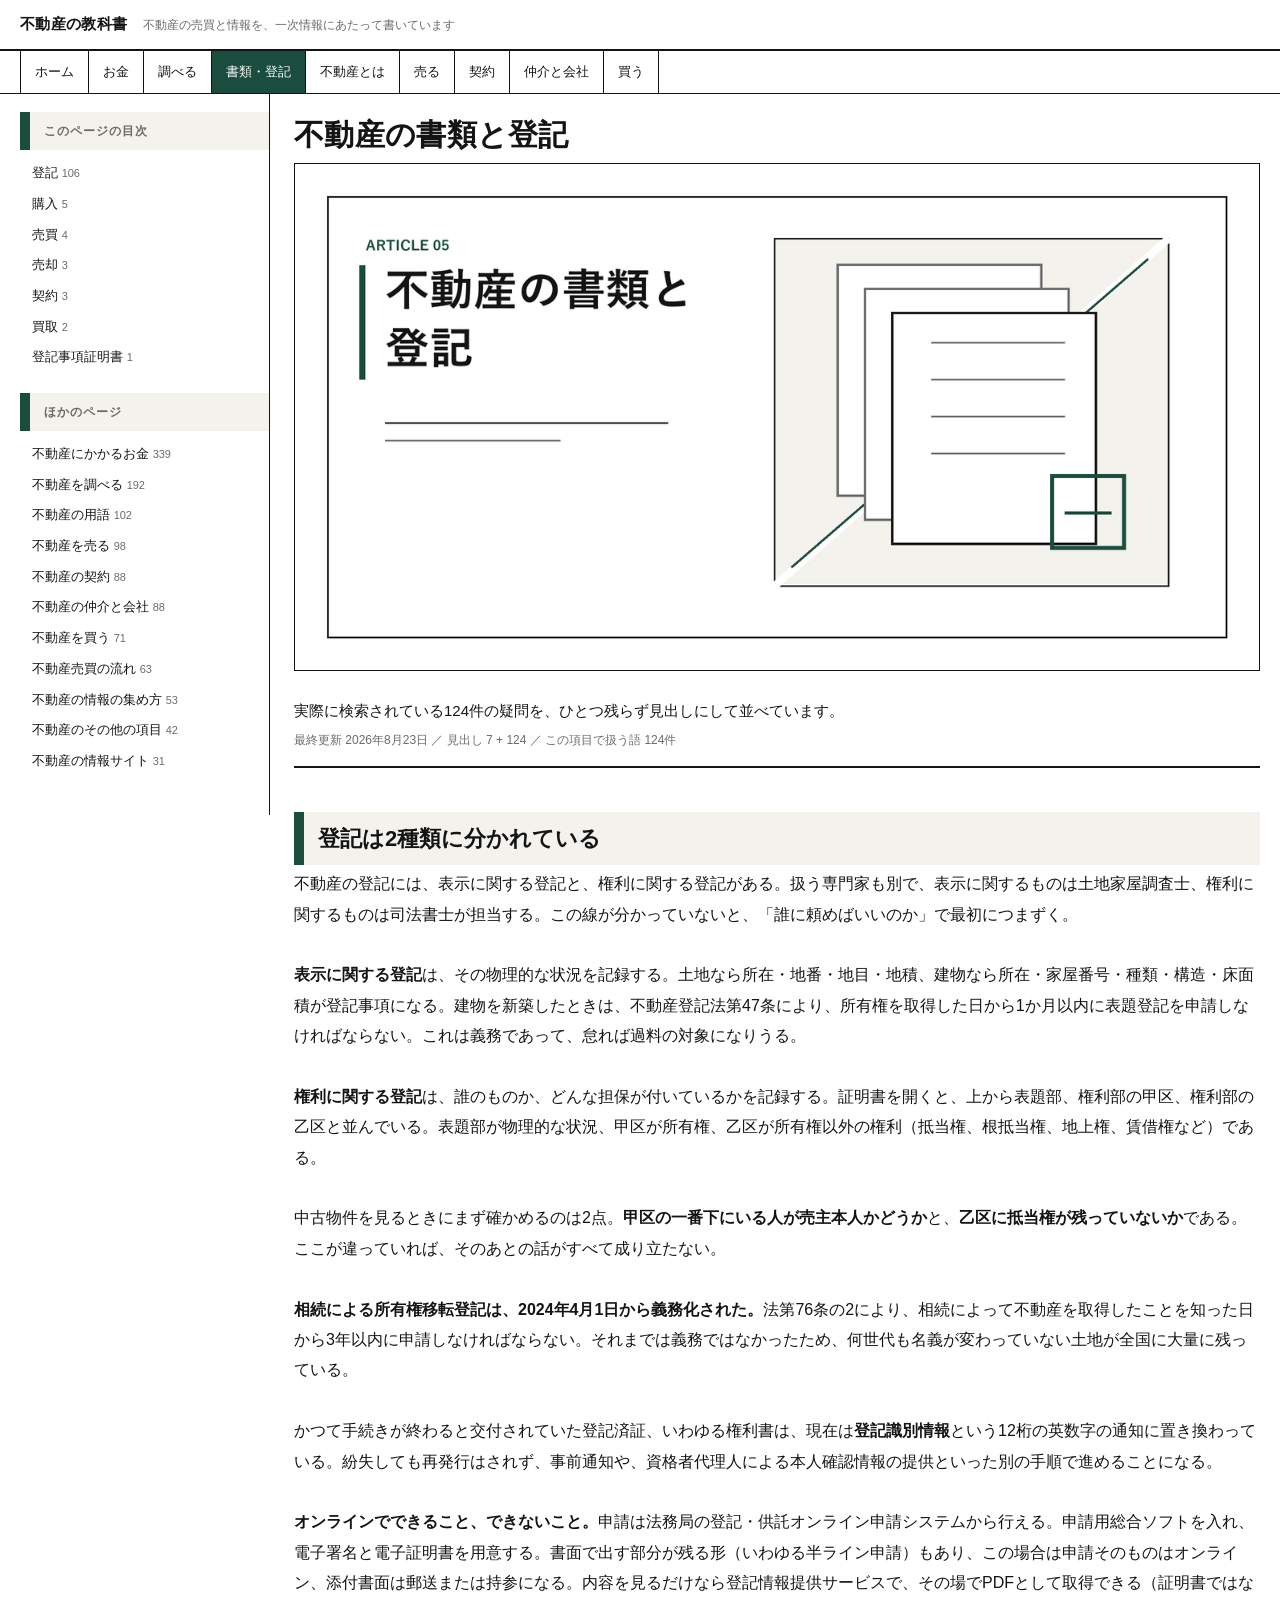
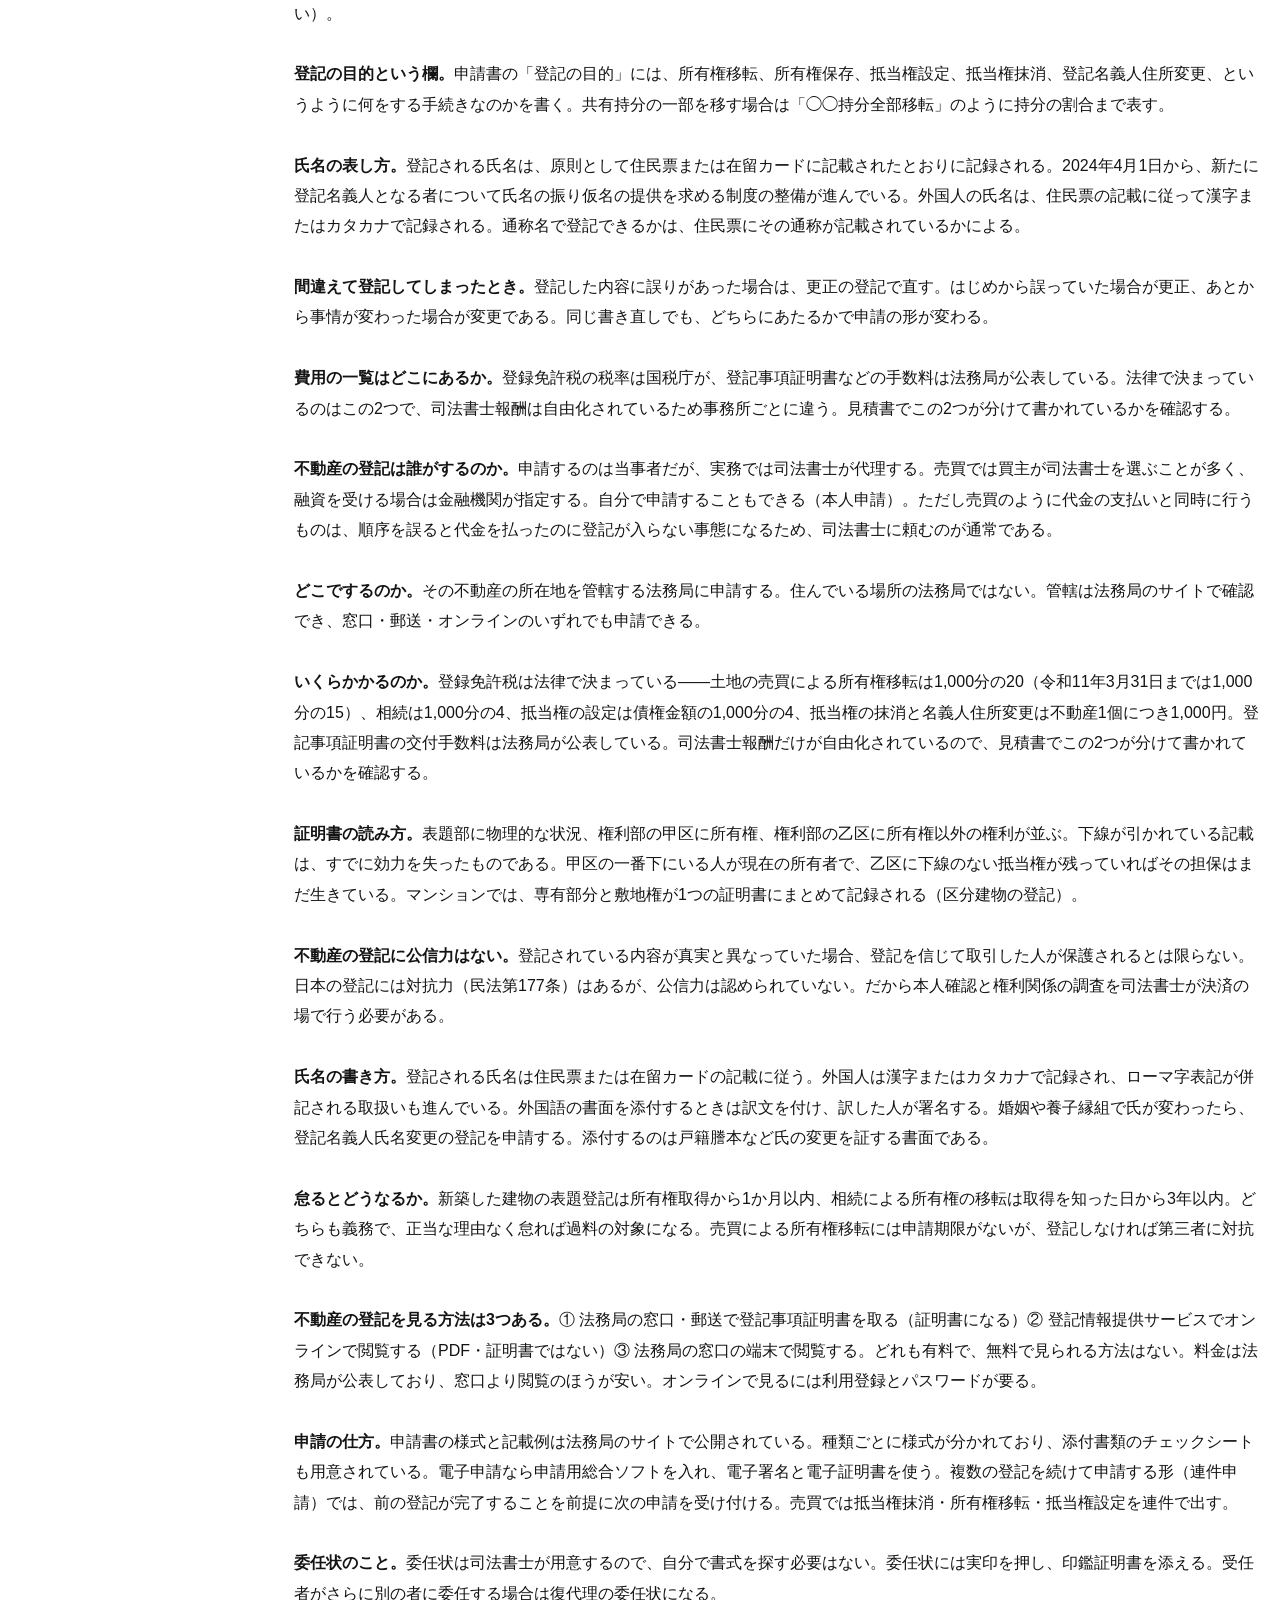
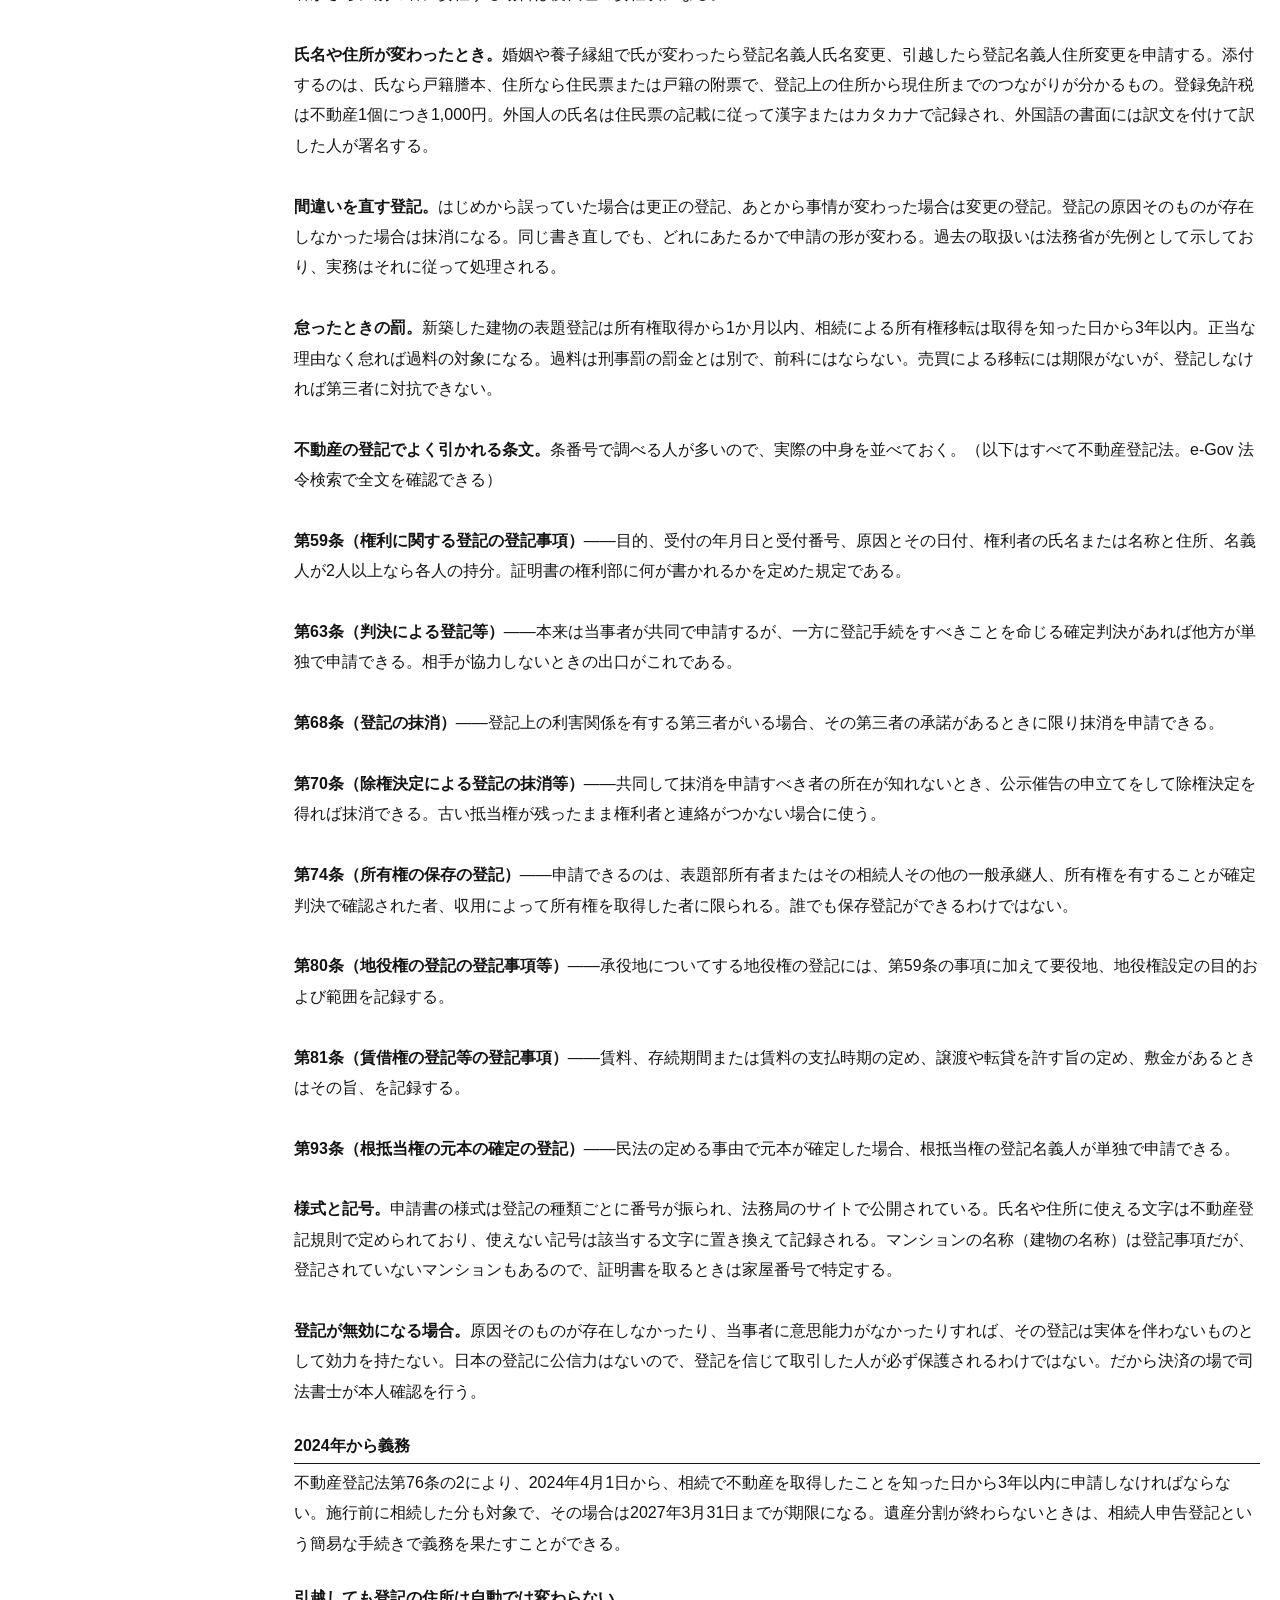
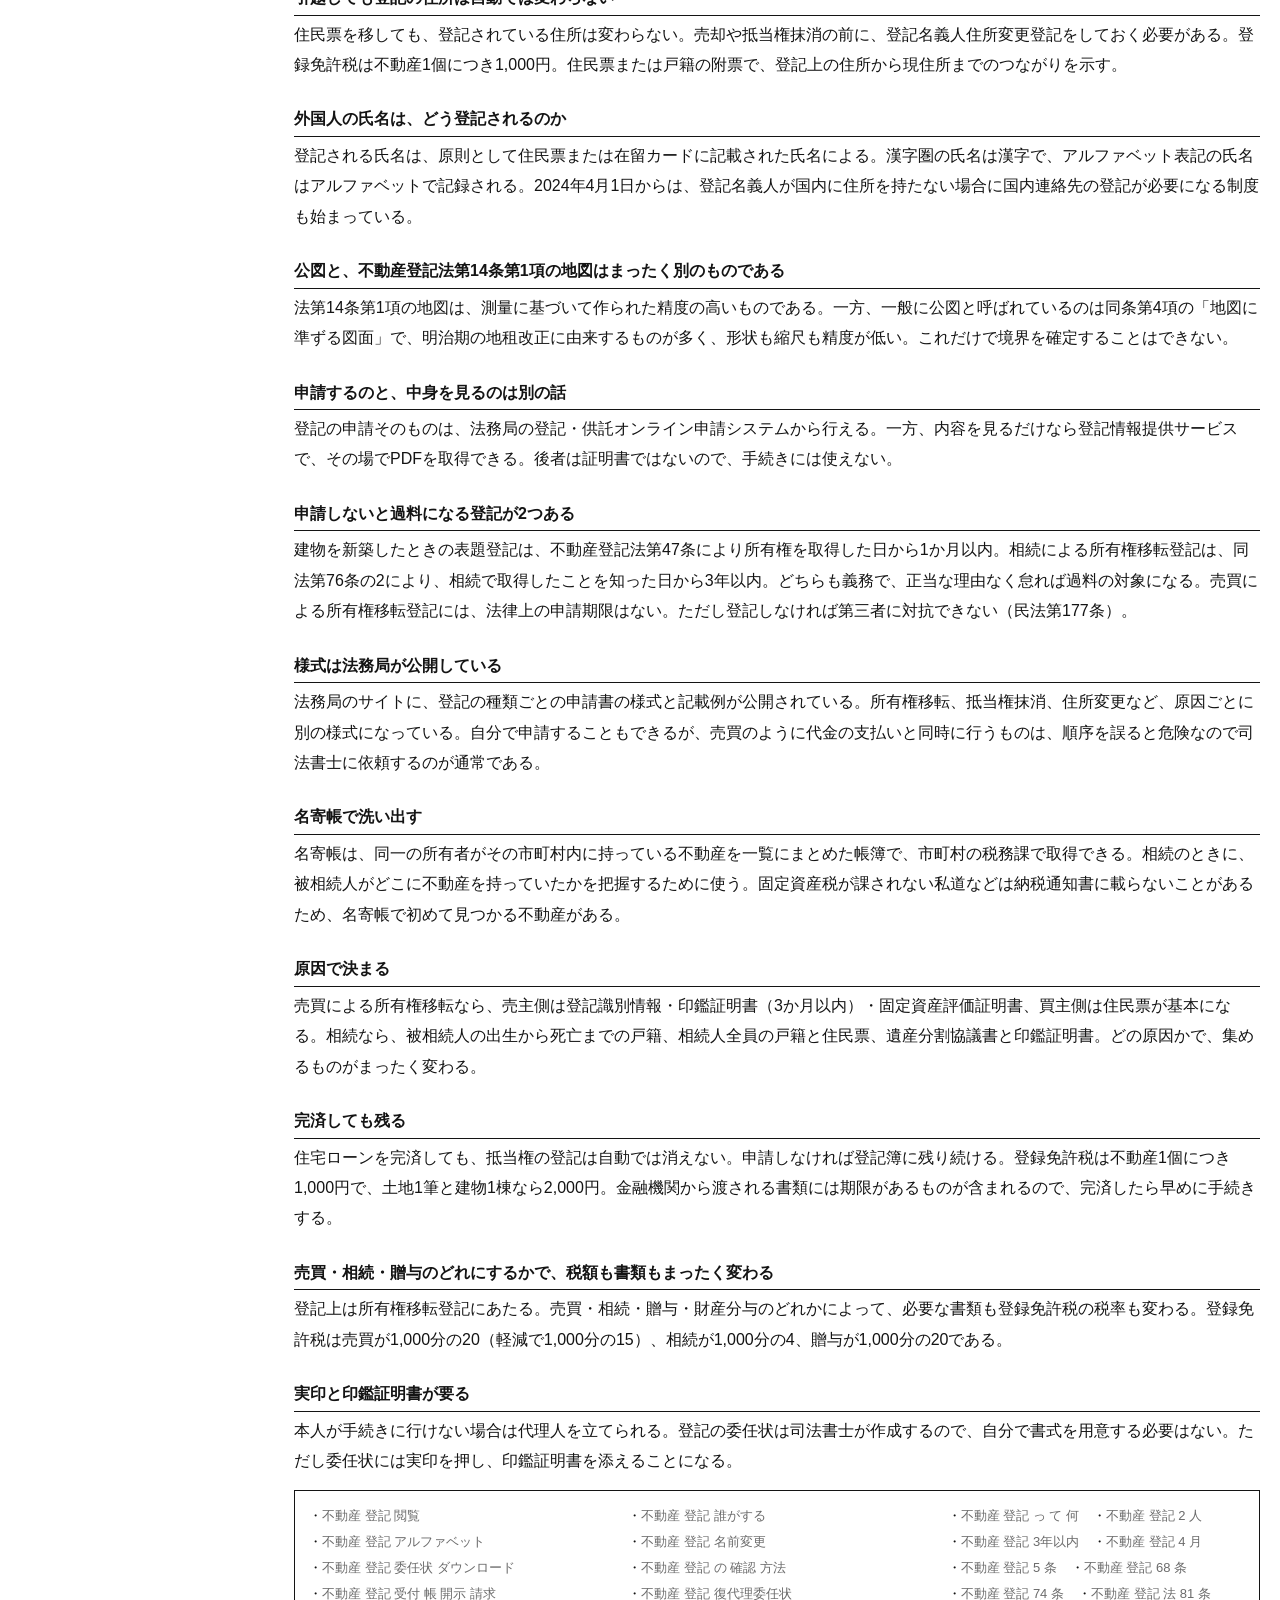
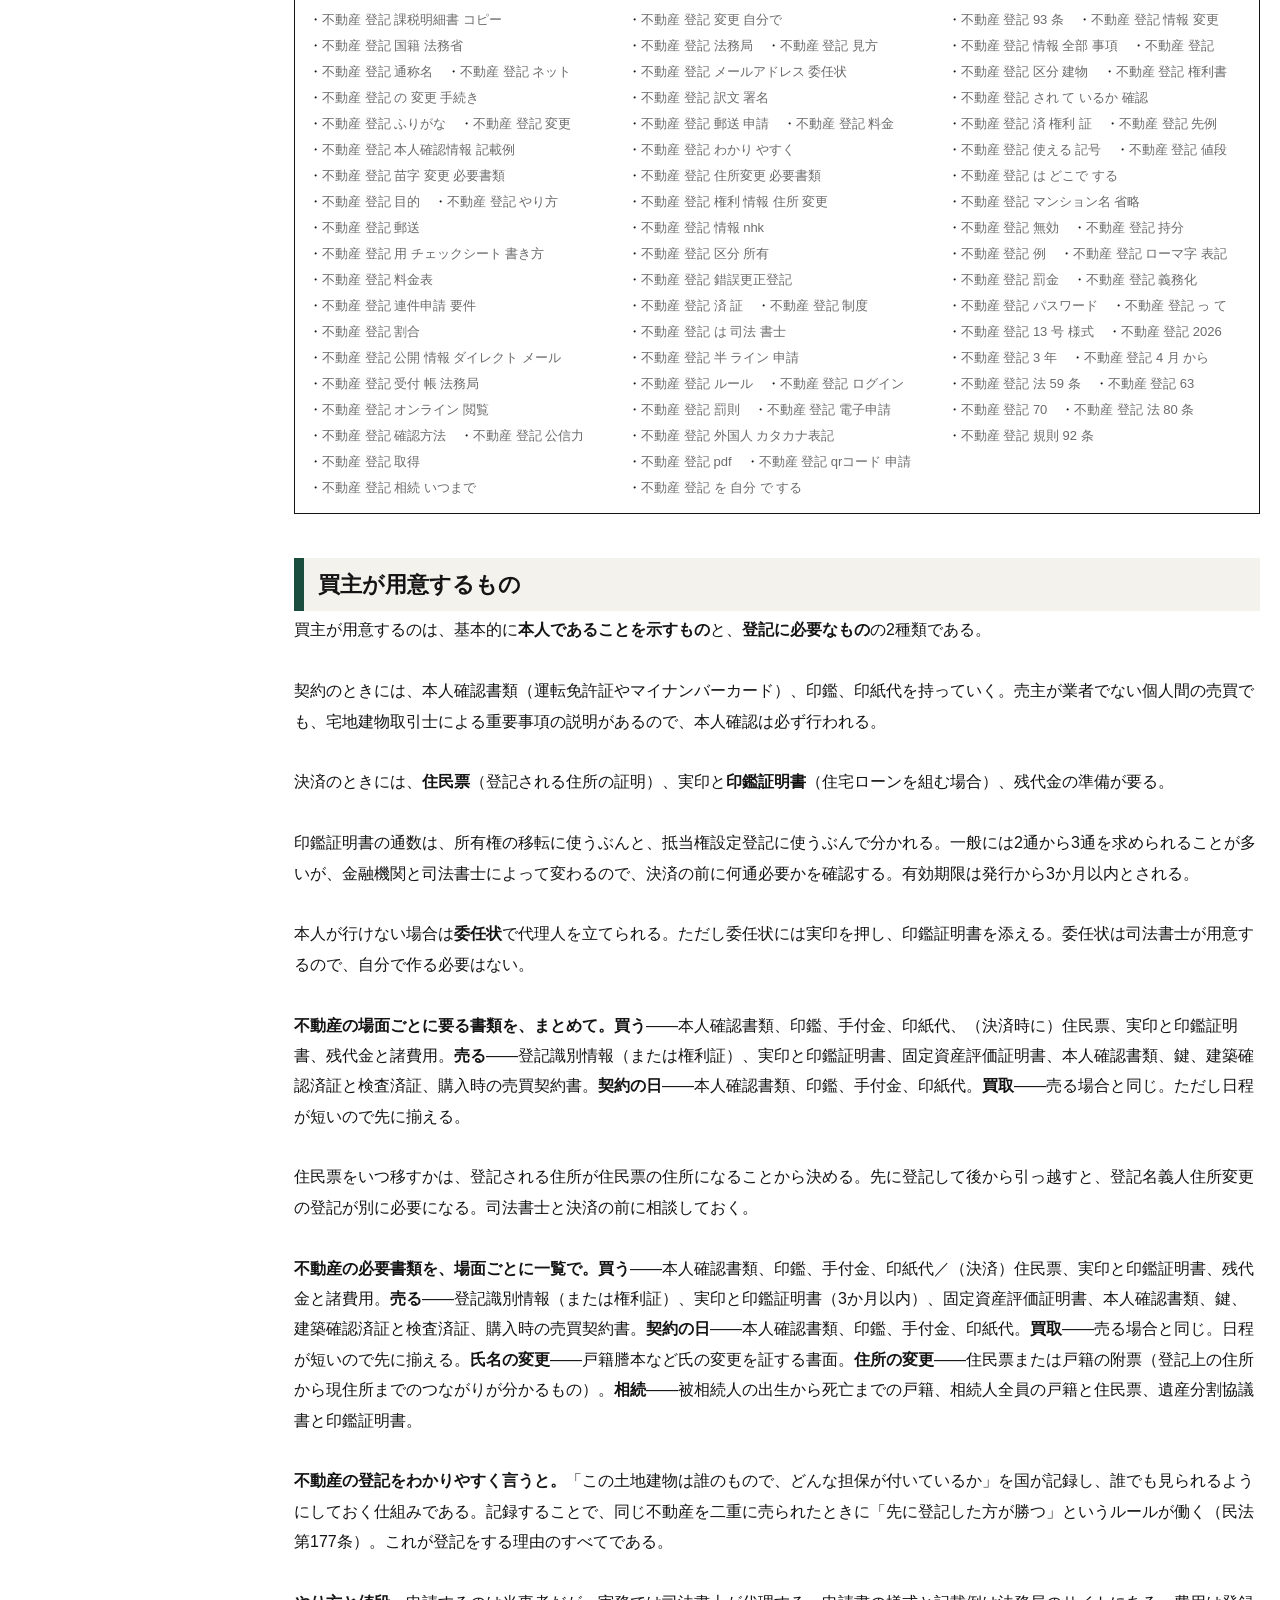
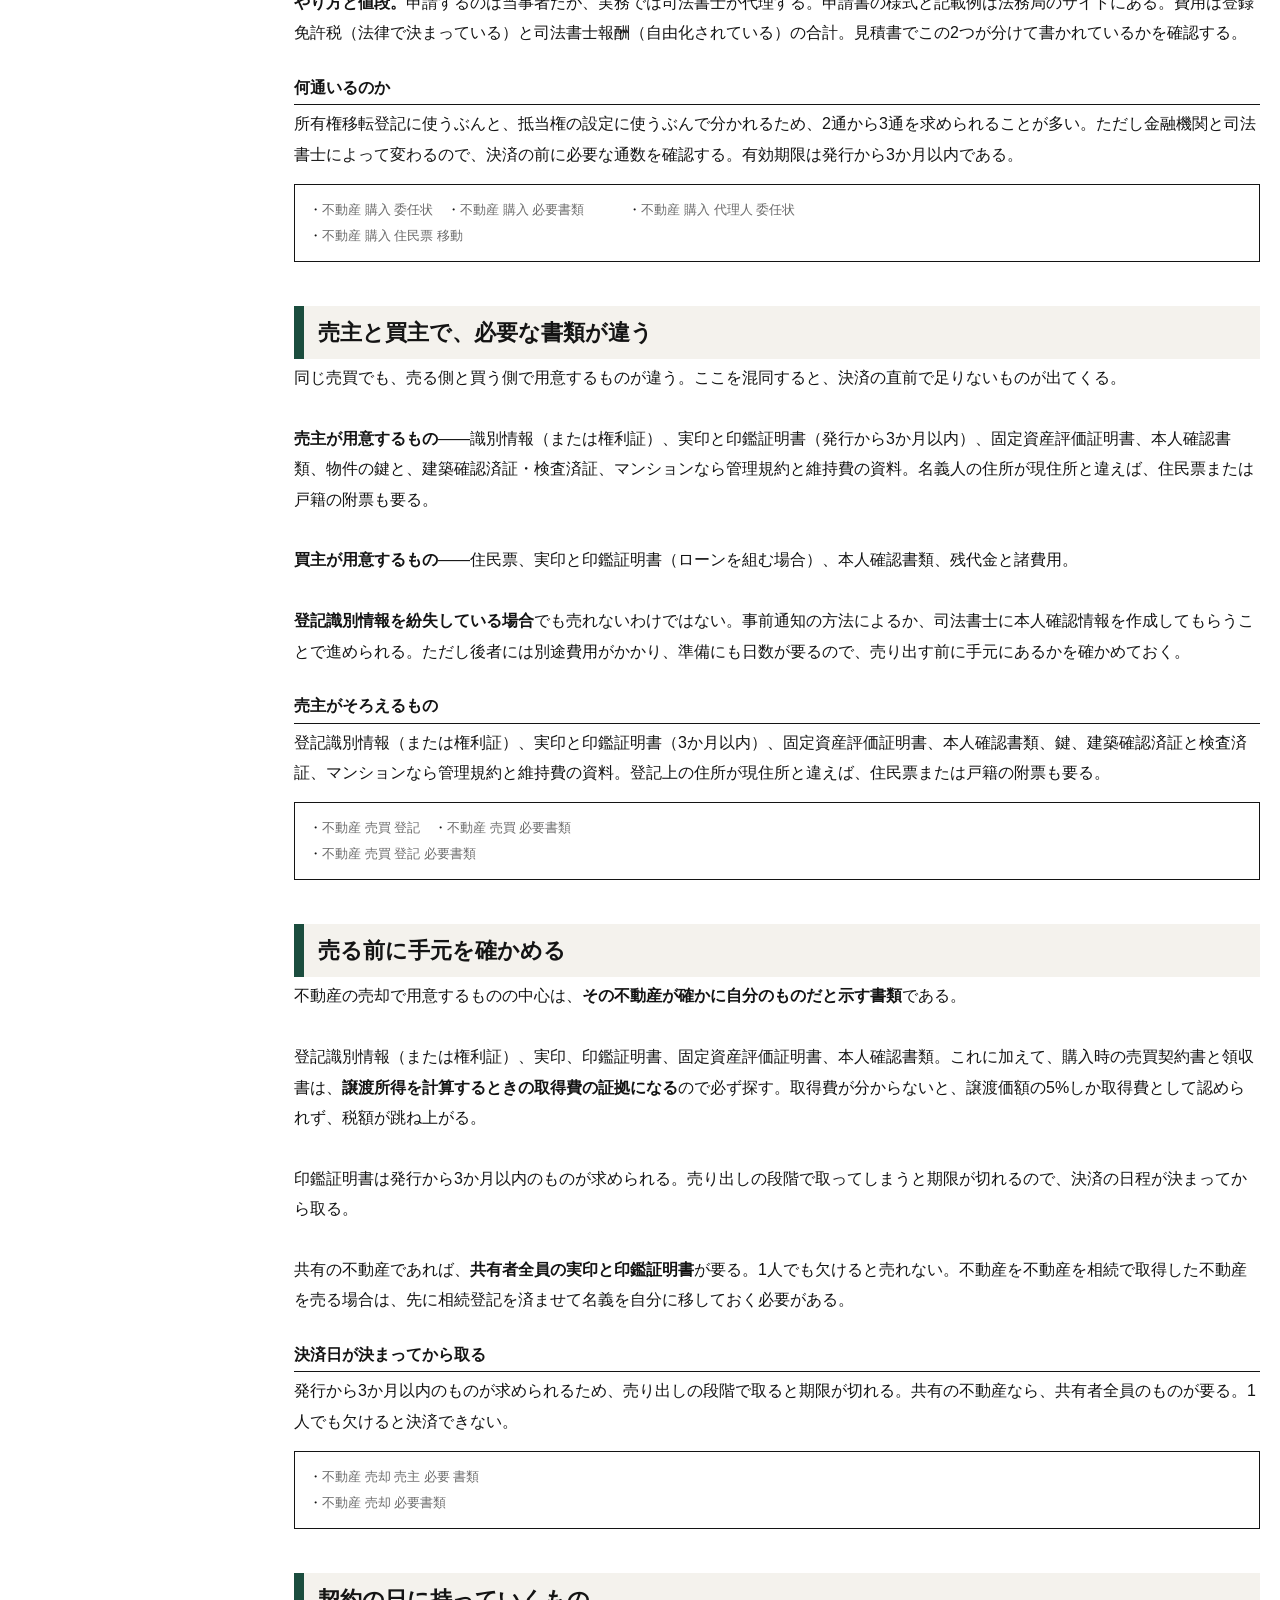
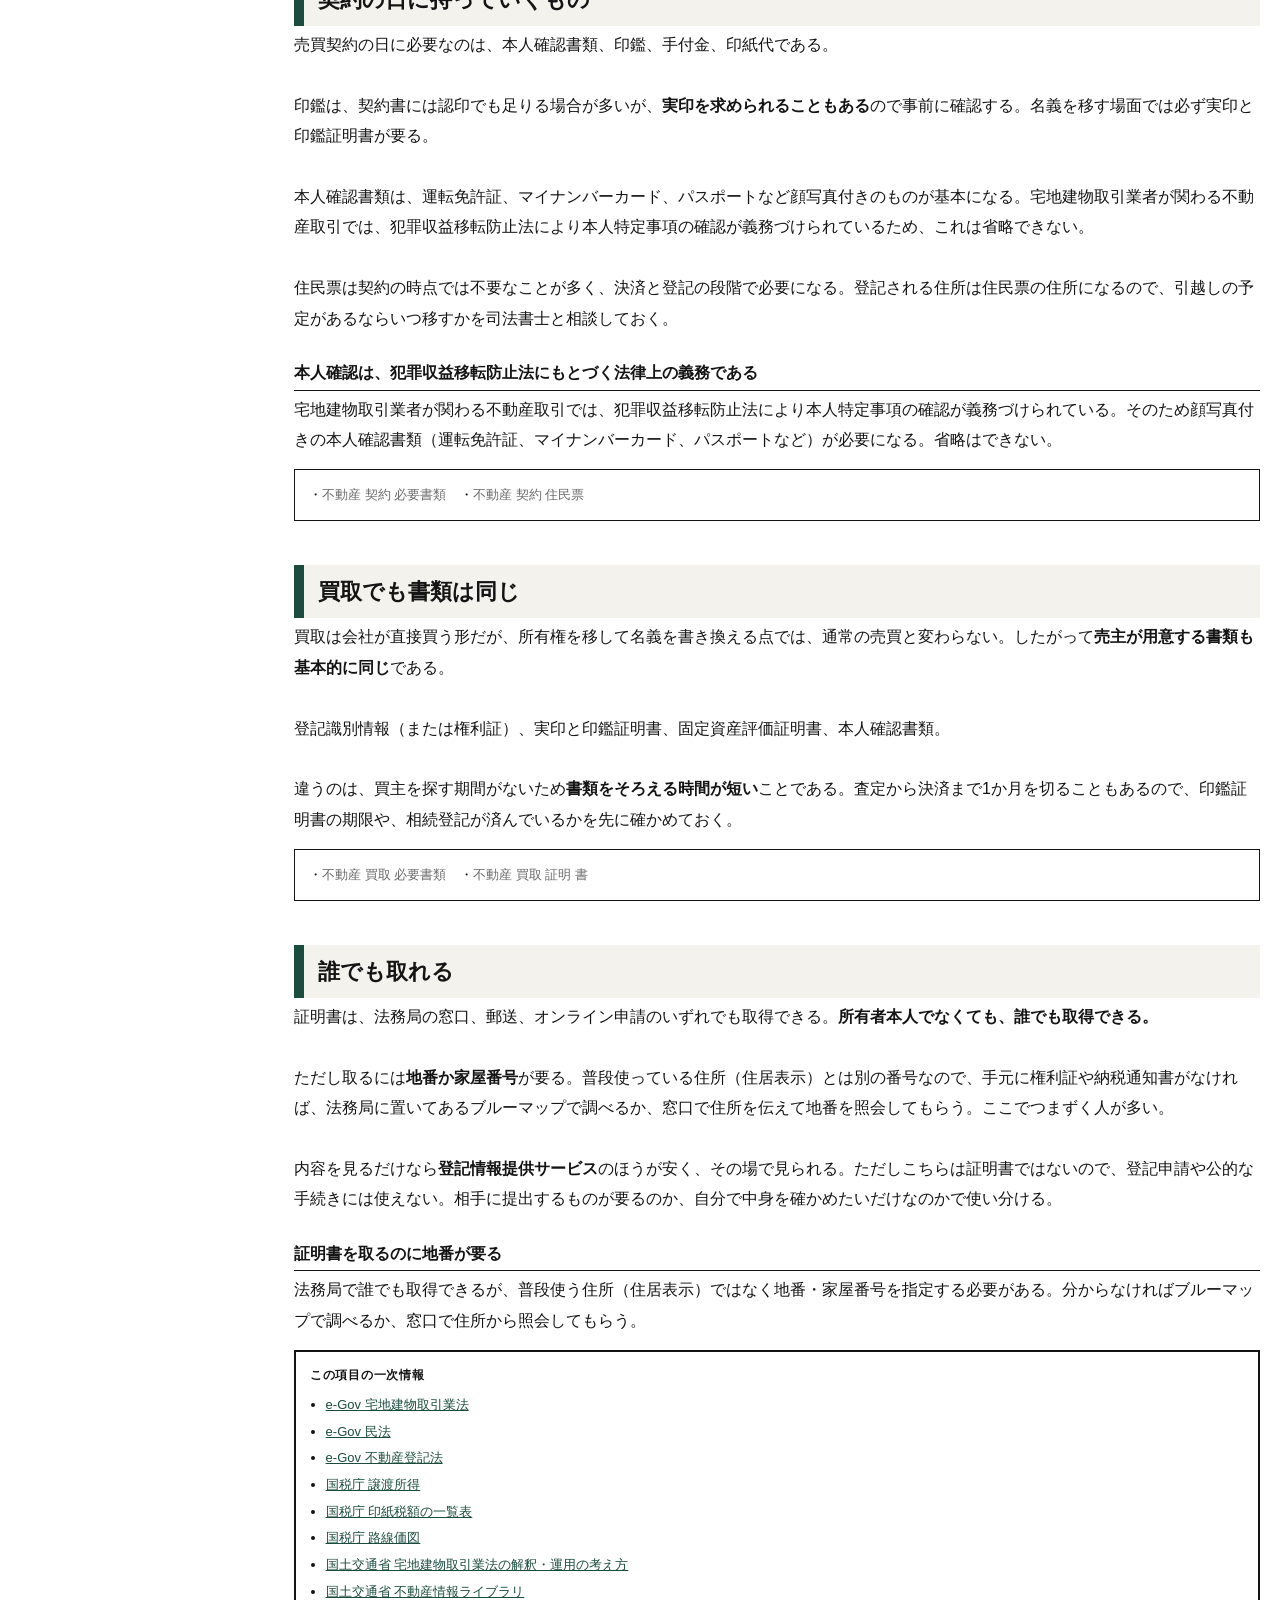
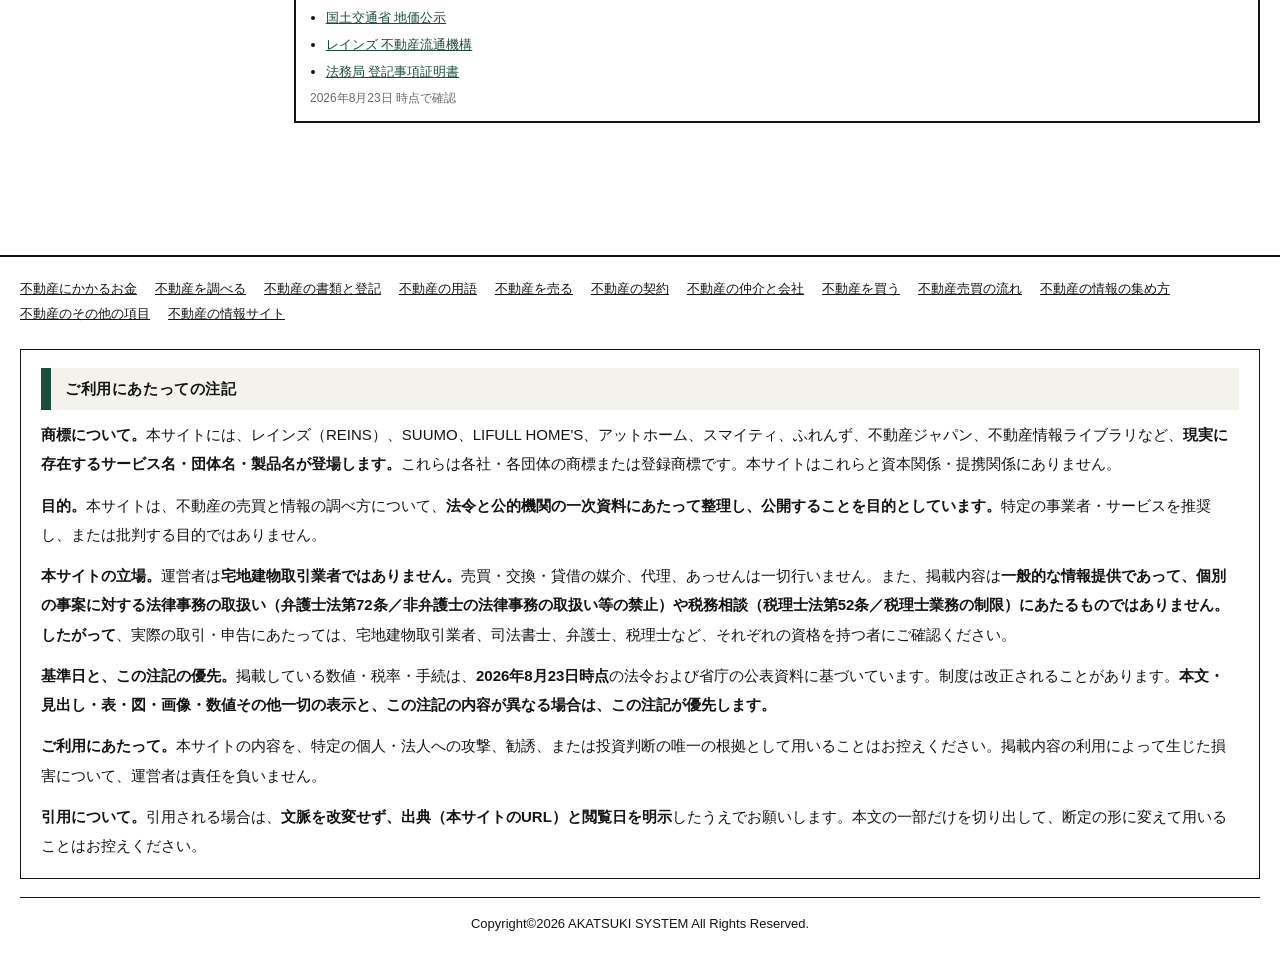
<file: registry/index.html>
<!doctype html>
<html lang="ja">
<head>
<meta charset="utf-8">
<meta name="viewport" content="width=device-width,initial-scale=1">
<title>登記簿の読みどころと、相続登記を3年放置したときの過料</title>
<meta name="description" content="表題部と権利部（甲区・乙区）に何が書かれているか。新築したら1か月以内に表題登記が要ること（不動産登記法第47条）、相続を知った日から3年という期限、そして過料。証明書の取り方まで">
<meta name="robots" content="index,follow,max-image-preview:large,max-snippet:-1,max-video-preview:-1">
<meta name="format-detection" content="telephone=no">
<meta name="theme-color" content="#1b4d3e">
<meta name="google-site-verification" content="yLRx-toV1wwOXIgkFKSKQW8SYN7P5XBVnxkAWqeWzIE">
<link rel="canonical" href="https://fudosan-akatsuki-system.work/registry/">
<meta property="og:locale" content="ja_JP">
<meta property="og:site_name" content="不動産の教科書">
<meta property="og:type" content="article">
<meta property="og:title" content="登記簿の読みどころと、相続登記を3年放置したときの過料">
<meta property="og:description" content="表題部と権利部（甲区・乙区）に何が書かれているか。新築したら1か月以内に表題登記が要ること（不動産登記法第47条）、相続を知った日から3年という期限、そして過料。証明書の取り方まで">
<meta property="og:url" content="https://fudosan-akatsuki-system.work/registry/">
<meta property="og:image" content="https://fudosan-akatsuki-system.work/img/og-v2/registry.jpg">
<meta property="og:image:secure_url" content="https://fudosan-akatsuki-system.work/img/og-v2/registry.jpg">
<meta property="og:image:type" content="image/jpeg">
<meta property="og:image:width" content="1200">
<meta property="og:image:height" content="630">
<meta property="og:image:alt" content="不動産の書類と登記。登記簿の見方・相続登記・抵当権">
<meta property="article:published_time" content="2026-08-23">
<meta property="article:modified_time" content="2026-08-23">
<meta name="twitter:card" content="summary_large_image">
<meta name="twitter:title" content="登記簿の読みどころと、相続登記を3年放置したときの過料">
<meta name="twitter:description" content="表題部と権利部（甲区・乙区）に何が書かれているか。新築したら1か月以内に表題登記が要ること（不動産登記法第47条）、相続を知った日から3年という期限、そして過料。証明書の取り方まで">
<meta name="twitter:image" content="https://fudosan-akatsuki-system.work/img/og-v2/registry.jpg">
<meta name="twitter:image:alt" content="不動産の書類と登記。登記簿の見方・相続登記・抵当権">
<link rel="icon" href="/favicon.ico" sizes="48x48">
<link rel="icon" type="image/png" sizes="48x48" href="/favicon-48x48.png">
<link rel="icon" type="image/png" sizes="32x32" href="/favicon-32x32.png">
<link rel="icon" type="image/png" sizes="16x16" href="/favicon-16x16.png">
<link rel="apple-touch-icon" sizes="180x180" href="/apple-touch-icon.png">
<link rel="manifest" href="/site.webmanifest">
<link rel="mask-icon" href="/safari-pinned-tab.svg" color="#1b4d3e">
<link rel="preload" as="style" href="/css/base.css">
<link rel="stylesheet" href="/css/base.css">
<script type="application/ld+json">{"@context": "https://schema.org", "@graph": [{"@type": "Organization", "@id": "https://fudosan-akatsuki-system.work/#org", "name": "不動産の教科書", "url": "https://fudosan-akatsuki-system.work/", "logo": {"@type": "ImageObject", "url": "https://fudosan-akatsuki-system.work/android-chrome-512x512.png", "width": 512, "height": 512}}, {"@type": "WebSite", "@id": "https://fudosan-akatsuki-system.work/#site", "name": "不動産の教科書", "url": "https://fudosan-akatsuki-system.work/", "inLanguage": "ja", "publisher": {"@id": "https://fudosan-akatsuki-system.work/#org"}}, {"@type": "Article", "@id": "https://fudosan-akatsuki-system.work/registry/#article", "headline": "不動産の書類と登記", "description": "不動産の登記と書類の見方。登記簿謄本（登記事項証明書）のどこに何が書いてあるか、表題登記と権利の登記の違い、抵当権の見え方、2024年4月1日から義務化された相続登記はいつまでか、過料の罰則、委任状と必要書類、ネットで取れるものと窓口だけのものまで、法令にあたって解説します。料金表と確認方法も添えています。", "inLanguage": "ja", "datePublished": "2026-08-23", "dateModified": "2026-08-23", "mainEntityOfPage": {"@type": "WebPage", "@id": "https://fudosan-akatsuki-system.work/registry/"}, "image": "https://fudosan-akatsuki-system.work/img/registry.png", "author": {"@id": "https://fudosan-akatsuki-system.work/#org"}, "publisher": {"@id": "https://fudosan-akatsuki-system.work/#org"}}, {"@type": "BreadcrumbList", "itemListElement": [{"@type": "ListItem", "position": 1, "name": "ホーム", "item": "https://fudosan-akatsuki-system.work/"}, {"@type": "ListItem", "position": 2, "name": "不動産の書類と登記", "item": "https://fudosan-akatsuki-system.work/registry/"}]}]}</script>
</head>
<body>
<header class="head"><div class="in"><div class="site"><a href="/">不動産の教科書</a></div><div class="tag">不動産の売買と情報を、一次情報にあたって書いています</div></div></header>
<nav class="nav"><ul><li><a href="/">ホーム</a></li><li><a href="/money/">お金</a></li><li><a href="/research/">調べる</a></li><li><a href="/registry/" aria-current="page">書類・登記</a></li><li><a href="/about/">不動産とは</a></li><li><a href="/sell/">売る</a></li><li><a href="/contract/">契約</a></li><li><a href="/agent/">仲介と会社</a></li><li><a href="/buy/">買う</a></li></ul></nav>
<div class="wrap"><aside class="side"><h2>このページの目次</h2><ol><li><a href="#h2-0">登記 <span class="n">106</span></a></li><li><a href="#h2-1">購入 <span class="n">5</span></a></li><li><a href="#h2-2">売買 <span class="n">4</span></a></li><li><a href="#h2-3">売却 <span class="n">3</span></a></li><li><a href="#h2-4">契約 <span class="n">3</span></a></li><li><a href="#h2-5">買取 <span class="n">2</span></a></li><li><a href="#h2-6">登記事項証明書 <span class="n">1</span></a></li></ol><h2>ほかのページ</h2><ol><li><a href="/money/">不動産にかかるお金 <span class="n">339</span></a></li><li><a href="/research/">不動産を調べる <span class="n">192</span></a></li><li><a href="/about/">不動産の用語 <span class="n">102</span></a></li><li><a href="/sell/">不動産を売る <span class="n">98</span></a></li><li><a href="/contract/">不動産の契約 <span class="n">88</span></a></li><li><a href="/agent/">不動産の仲介と会社 <span class="n">88</span></a></li><li><a href="/buy/">不動産を買う <span class="n">71</span></a></li><li><a href="/flow/">不動産売買の流れ <span class="n">63</span></a></li><li><a href="/sources/">不動産の情報の集め方 <span class="n">53</span></a></li><li><a href="/misc/">不動産のその他の項目 <span class="n">42</span></a></li><li><a href="/portals/">不動産の情報サイト <span class="n">31</span></a></li></ol></aside><main><h1>不動産の書類と登記</h1><img class="eye" src="/img/registry.png" alt="不動産の書類と登記｜登記事項証明書の見方、表題登記と権利の登記、相続登記" width="1200" height="630"><p class="lead">実際に検索されている124件の疑問を、ひとつ残らず見出しにして並べています。</p><p class="meta">最終更新 2026年8月23日 ／ 見出し 7 + 124 ／ この項目で扱う語 124件</p><h2 id="h2-0">登記は2種類に分かれている</h2><p>不動産の登記には、表示に関する登記と、権利に関する登記がある。扱う専門家も別で、表示に関するものは土地家屋調査士、権利に関するものは司法書士が担当する。この線が分かっていないと、「誰に頼めばいいのか」で最初につまずく。<br><br><b>表示に関する登記</b>は、その物理的な状況を記録する。土地なら所在・地番・地目・地積、建物なら所在・家屋番号・種類・構造・床面積が登記事項になる。建物を新築したときは、不動産登記法第47条により、所有権を取得した日から1か月以内に表題登記を申請しなければならない。これは義務であって、怠れば過料の対象になりうる。<br><br><b>権利に関する登記</b>は、誰のものか、どんな担保が付いているかを記録する。証明書を開くと、上から表題部、権利部の甲区、権利部の乙区と並んでいる。表題部が物理的な状況、甲区が所有権、乙区が所有権以外の権利（抵当権、根抵当権、地上権、賃借権など）である。<br><br>中古物件を見るときにまず確かめるのは2点。<b>甲区の一番下にいる人が売主本人かどうか</b>と、<b>乙区に抵当権が残っていないか</b>である。ここが違っていれば、そのあとの話がすべて成り立たない。<br><br><b>相続による所有権移転登記は、2024年4月1日から義務化された。</b>法第76条の2により、相続によって不動産を取得したことを知った日から3年以内に申請しなければならない。それまでは義務ではなかったため、何世代も名義が変わっていない土地が全国に大量に残っている。<br><br>かつて手続きが終わると交付されていた登記済証、いわゆる権利書は、現在は<b>登記識別情報</b>という12桁の英数字の通知に置き換わっている。紛失しても再発行はされず、事前通知や、資格者代理人による本人確認情報の提供といった別の手順で進めることになる。<br><br><b>オンラインでできること、できないこと。</b>申請は法務局の登記・供託オンライン申請システムから行える。申請用総合ソフトを入れ、電子署名と電子証明書を用意する。書面で出す部分が残る形（いわゆる半ライン申請）もあり、この場合は申請そのものはオンライン、添付書面は郵送または持参になる。内容を見るだけなら登記情報提供サービスで、その場でPDFとして取得できる（証明書ではない）。<br><br><b>登記の目的という欄。</b>申請書の「登記の目的」には、所有権移転、所有権保存、抵当権設定、抵当権抹消、登記名義人住所変更、というように何をする手続きなのかを書く。共有持分の一部を移す場合は「◯◯持分全部移転」のように持分の割合まで表す。<br><br><b>氏名の表し方。</b>登記される氏名は、原則として住民票または在留カードに記載されたとおりに記録される。2024年4月1日から、新たに登記名義人となる者について氏名の振り仮名の提供を求める制度の整備が進んでいる。外国人の氏名は、住民票の記載に従って漢字またはカタカナで記録される。通称名で登記できるかは、住民票にその通称が記載されているかによる。<br><br><b>間違えて登記してしまったとき。</b>登記した内容に誤りがあった場合は、更正の登記で直す。はじめから誤っていた場合が更正、あとから事情が変わった場合が変更である。同じ書き直しでも、どちらにあたるかで申請の形が変わる。<br><br><b>費用の一覧はどこにあるか。</b>登録免許税の税率は国税庁が、登記事項証明書などの手数料は法務局が公表している。法律で決まっているのはこの2つで、司法書士報酬は自由化されているため事務所ごとに違う。見積書でこの2つが分けて書かれているかを確認する。<br><br><b>不動産の登記は誰がするのか。</b>申請するのは当事者だが、実務では司法書士が代理する。売買では買主が司法書士を選ぶことが多く、融資を受ける場合は金融機関が指定する。自分で申請することもできる（本人申請）。ただし売買のように代金の支払いと同時に行うものは、順序を誤ると代金を払ったのに登記が入らない事態になるため、司法書士に頼むのが通常である。<br><br><b>どこでするのか。</b>その不動産の所在地を管轄する法務局に申請する。住んでいる場所の法務局ではない。管轄は法務局のサイトで確認でき、窓口・郵送・オンラインのいずれでも申請できる。<br><br><b>いくらかかるのか。</b>登録免許税は法律で決まっている——土地の売買による所有権移転は1,000分の20（令和11年3月31日までは1,000分の15）、相続は1,000分の4、抵当権の設定は債権金額の1,000分の4、抵当権の抹消と名義人住所変更は不動産1個につき1,000円。登記事項証明書の交付手数料は法務局が公表している。司法書士報酬だけが自由化されているので、見積書でこの2つが分けて書かれているかを確認する。<br><br><b>証明書の読み方。</b>表題部に物理的な状況、権利部の甲区に所有権、権利部の乙区に所有権以外の権利が並ぶ。下線が引かれている記載は、すでに効力を失ったものである。甲区の一番下にいる人が現在の所有者で、乙区に下線のない抵当権が残っていればその担保はまだ生きている。マンションでは、専有部分と敷地権が1つの証明書にまとめて記録される（区分建物の登記）。<br><br><b>不動産の登記に公信力はない。</b>登記されている内容が真実と異なっていた場合、登記を信じて取引した人が保護されるとは限らない。日本の登記には対抗力（民法第177条）はあるが、公信力は認められていない。だから本人確認と権利関係の調査を司法書士が決済の場で行う必要がある。<br><br><b>氏名の書き方。</b>登記される氏名は住民票または在留カードの記載に従う。外国人は漢字またはカタカナで記録され、ローマ字表記が併記される取扱いも進んでいる。外国語の書面を添付するときは訳文を付け、訳した人が署名する。婚姻や養子縁組で氏が変わったら、登記名義人氏名変更の登記を申請する。添付するのは戸籍謄本など氏の変更を証する書面である。<br><br><b>怠るとどうなるか。</b>新築した建物の表題登記は所有権取得から1か月以内、相続による所有権の移転は取得を知った日から3年以内。どちらも義務で、正当な理由なく怠れば過料の対象になる。売買による所有権移転には申請期限がないが、登記しなければ第三者に対抗できない。<br><br><b>不動産の登記を見る方法は3つある。</b>① 法務局の窓口・郵送で登記事項証明書を取る（証明書になる）② 登記情報提供サービスでオンラインで閲覧する（PDF・証明書ではない）③ 法務局の窓口の端末で閲覧する。どれも有料で、無料で見られる方法はない。料金は法務局が公表しており、窓口より閲覧のほうが安い。オンラインで見るには利用登録とパスワードが要る。<br><br><b>申請の仕方。</b>申請書の様式と記載例は法務局のサイトで公開されている。種類ごとに様式が分かれており、添付書類のチェックシートも用意されている。電子申請なら申請用総合ソフトを入れ、電子署名と電子証明書を使う。複数の登記を続けて申請する形（連件申請）では、前の登記が完了することを前提に次の申請を受け付ける。売買では抵当権抹消・所有権移転・抵当権設定を連件で出す。<br><br><b>委任状のこと。</b>委任状は司法書士が用意するので、自分で書式を探す必要はない。委任状には実印を押し、印鑑証明書を添える。受任者がさらに別の者に委任する場合は復代理の委任状になる。<br><br><b>氏名や住所が変わったとき。</b>婚姻や養子縁組で氏が変わったら登記名義人氏名変更、引越したら登記名義人住所変更を申請する。添付するのは、氏なら戸籍謄本、住所なら住民票または戸籍の附票で、登記上の住所から現住所までのつながりが分かるもの。登録免許税は不動産1個につき1,000円。外国人の氏名は住民票の記載に従って漢字またはカタカナで記録され、外国語の書面には訳文を付けて訳した人が署名する。<br><br><b>間違いを直す登記。</b>はじめから誤っていた場合は更正の登記、あとから事情が変わった場合は変更の登記。登記の原因そのものが存在しなかった場合は抹消になる。同じ書き直しでも、どれにあたるかで申請の形が変わる。過去の取扱いは法務省が先例として示しており、実務はそれに従って処理される。<br><br><b>怠ったときの罰。</b>新築した建物の表題登記は所有権取得から1か月以内、相続による所有権移転は取得を知った日から3年以内。正当な理由なく怠れば過料の対象になる。過料は刑事罰の罰金とは別で、前科にはならない。売買による移転には期限がないが、登記しなければ第三者に対抗できない。<br><br><b>不動産の登記でよく引かれる条文。</b>条番号で調べる人が多いので、実際の中身を並べておく。（以下はすべて不動産登記法。e-Gov 法令検索で全文を確認できる）<br><br><b>第59条（権利に関する登記の登記事項）</b>——目的、受付の年月日と受付番号、原因とその日付、権利者の氏名または名称と住所、名義人が2人以上なら各人の持分。証明書の権利部に何が書かれるかを定めた規定である。<br><br><b>第63条（判決による登記等）</b>——本来は当事者が共同で申請するが、一方に登記手続をすべきことを命じる確定判決があれば他方が単独で申請できる。相手が協力しないときの出口がこれである。<br><br><b>第68条（登記の抹消）</b>——登記上の利害関係を有する第三者がいる場合、その第三者の承諾があるときに限り抹消を申請できる。<br><br><b>第70条（除権決定による登記の抹消等）</b>——共同して抹消を申請すべき者の所在が知れないとき、公示催告の申立てをして除権決定を得れば抹消できる。古い抵当権が残ったまま権利者と連絡がつかない場合に使う。<br><br><b>第74条（所有権の保存の登記）</b>——申請できるのは、表題部所有者またはその相続人その他の一般承継人、所有権を有することが確定判決で確認された者、収用によって所有権を取得した者に限られる。誰でも保存登記ができるわけではない。<br><br><b>第80条（地役権の登記の登記事項等）</b>——承役地についてする地役権の登記には、第59条の事項に加えて要役地、地役権設定の目的および範囲を記録する。<br><br><b>第81条（賃借権の登記等の登記事項）</b>——賃料、存続期間または賃料の支払時期の定め、譲渡や転貸を許す旨の定め、敷金があるときはその旨、を記録する。<br><br><b>第93条（根抵当権の元本の確定の登記）</b>——民法の定める事由で元本が確定した場合、根抵当権の登記名義人が単独で申請できる。<br><br><b>様式と記号。</b>申請書の様式は登記の種類ごとに番号が振られ、法務局のサイトで公開されている。氏名や住所に使える文字は不動産登記規則で定められており、使えない記号は該当する文字に置き換えて記録される。マンションの名称（建物の名称）は登記事項だが、登記されていないマンションもあるので、証明書を取るときは家屋番号で特定する。<br><br><b>登記が無効になる場合。</b>原因そのものが存在しなかったり、当事者に意思能力がなかったりすれば、その登記は実体を伴わないものとして効力を持たない。日本の登記に公信力はないので、登記を信じて取引した人が必ず保護されるわけではない。だから決済の場で司法書士が本人確認を行う。</p><h3>2024年から義務</h3><p>不動産登記法第76条の2により、2024年4月1日から、相続で不動産を取得したことを知った日から3年以内に申請しなければならない。施行前に相続した分も対象で、その場合は2027年3月31日までが期限になる。遺産分割が終わらないときは、相続人申告登記という簡易な手続きで義務を果たすことができる。</p><h3>引越しても登記の住所は自動では変わらない</h3><p>住民票を移しても、登記されている住所は変わらない。売却や抵当権抹消の前に、登記名義人住所変更登記をしておく必要がある。登録免許税は不動産1個につき1,000円。住民票または戸籍の附票で、登記上の住所から現住所までのつながりを示す。</p><h3>外国人の氏名は、どう登記されるのか</h3><p>登記される氏名は、原則として住民票または在留カードに記載された氏名による。漢字圏の氏名は漢字で、アルファベット表記の氏名はアルファベットで記録される。2024年4月1日からは、登記名義人が国内に住所を持たない場合に国内連絡先の登記が必要になる制度も始まっている。</p><h3>公図と、不動産登記法第14条第1項の地図はまったく別のものである</h3><p>法第14条第1項の地図は、測量に基づいて作られた精度の高いものである。一方、一般に公図と呼ばれているのは同条第4項の「地図に準ずる図面」で、明治期の地租改正に由来するものが多く、形状も縮尺も精度が低い。これだけで境界を確定することはできない。</p><h3>申請するのと、中身を見るのは別の話</h3><p>登記の申請そのものは、法務局の登記・供託オンライン申請システムから行える。一方、内容を見るだけなら登記情報提供サービスで、その場でPDFを取得できる。後者は証明書ではないので、手続きには使えない。</p><h3>申請しないと過料になる登記が2つある</h3><p>建物を新築したときの表題登記は、不動産登記法第47条により所有権を取得した日から1か月以内。相続による所有権移転登記は、同法第76条の2により、相続で取得したことを知った日から3年以内。どちらも義務で、正当な理由なく怠れば過料の対象になる。売買による所有権移転登記には、法律上の申請期限はない。ただし登記しなければ第三者に対抗できない（民法第177条）。</p><h3>様式は法務局が公開している</h3><p>法務局のサイトに、登記の種類ごとの申請書の様式と記載例が公開されている。所有権移転、抵当権抹消、住所変更など、原因ごとに別の様式になっている。自分で申請することもできるが、売買のように代金の支払いと同時に行うものは、順序を誤ると危険なので司法書士に依頼するのが通常である。</p><h3>名寄帳で洗い出す</h3><p>名寄帳は、同一の所有者がその市町村内に持っている不動産を一覧にまとめた帳簿で、市町村の税務課で取得できる。相続のときに、被相続人がどこに不動産を持っていたかを把握するために使う。固定資産税が課されない私道などは納税通知書に載らないことがあるため、名寄帳で初めて見つかる不動産がある。</p><h3>原因で決まる</h3><p>売買による所有権移転なら、売主側は登記識別情報・印鑑証明書（3か月以内）・固定資産評価証明書、買主側は住民票が基本になる。相続なら、被相続人の出生から死亡までの戸籍、相続人全員の戸籍と住民票、遺産分割協議書と印鑑証明書。どの原因かで、集めるものがまったく変わる。</p><h3>完済しても残る</h3><p>住宅ローンを完済しても、抵当権の登記は自動では消えない。申請しなければ登記簿に残り続ける。登録免許税は不動産1個につき1,000円で、土地1筆と建物1棟なら2,000円。金融機関から渡される書類には期限があるものが含まれるので、完済したら早めに手続きする。</p><h3>売買・相続・贈与のどれにするかで、税額も書類もまったく変わる</h3><p>登記上は所有権移転登記にあたる。売買・相続・贈与・財産分与のどれかによって、必要な書類も登録免許税の税率も変わる。登録免許税は売買が1,000分の20（軽減で1,000分の15）、相続が1,000分の4、贈与が1,000分の20である。</p><h3>実印と印鑑証明書が要る</h3><p>本人が手続きに行けない場合は代理人を立てられる。登記の委任状は司法書士が作成するので、自分で書式を用意する必要はない。ただし委任状には実印を押し、印鑑証明書を添えることになる。</p><div class="words"><span>不動産 登記 閲覧</span><span>不動産 登記 アルファベット</span><span>不動産 登記 委任状 ダウンロード</span><span>不動産 登記 受付 帳 開示 請求</span><span>不動産 登記 課税明細書 コピー</span><span>不動産 登記 国籍 法務省</span><span>不動産 登記 通称名</span><span>不動産 登記 ネット</span><span>不動産 登記 の 変更 手続き</span><span>不動産 登記 ふりがな</span><span>不動産 登記 変更</span><span>不動産 登記 本人確認情報 記載例</span><span>不動産 登記 苗字 変更 必要書類</span><span>不動産 登記 目的</span><span>不動産 登記 やり方</span><span>不動産 登記 郵送</span><span>不動産 登記 用 チェックシート 書き方</span><span>不動産 登記 料金表</span><span>不動産 登記 連件申請 要件</span><span>不動産 登記 割合</span><span>不動産 登記 公開 情報 ダイレクト メール</span><span>不動産 登記 受付 帳 法務局</span><span>不動産 登記 オンライン 閲覧</span><span>不動産 登記 確認方法</span><span>不動産 登記 公信力</span><span>不動産 登記 取得</span><span>不動産 登記 相続 いつまで</span><span>不動産 登記 誰がする</span><span>不動産 登記 名前変更</span><span>不動産 登記 の 確認 方法</span><span>不動産 登記 復代理委任状</span><span>不動産 登記 変更 自分で</span><span>不動産 登記 法務局</span><span>不動産 登記 見方</span><span>不動産 登記 メールアドレス 委任状</span><span>不動産 登記 訳文 署名</span><span>不動産 登記 郵送 申請</span><span>不動産 登記 料金</span><span>不動産 登記 わかり やすく</span><span>不動産 登記 住所変更 必要書類</span><span>不動産 登記 権利 情報 住所 変更</span><span>不動産 登記 情報 nhk</span><span>不動産 登記 区分 所有</span><span>不動産 登記 錯誤更正登記</span><span>不動産 登記 済 証</span><span>不動産 登記 制度</span><span>不動産 登記 は 司法 書士</span><span>不動産 登記 半 ライン 申請</span><span>不動産 登記 ルール</span><span>不動産 登記 ログイン</span><span>不動産 登記 罰則</span><span>不動産 登記 電子申請</span><span>不動産 登記 外国人 カタカナ表記</span><span>不動産 登記 pdf</span><span>不動産 登記 qrコード 申請</span><span>不動産 登記 を 自分 で する</span><span>不動産 登記 っ て 何</span><span>不動産 登記 2 人</span><span>不動産 登記 3年以内</span><span>不動産 登記 4 月</span><span>不動産 登記 5 条</span><span>不動産 登記 68 条</span><span>不動産 登記 74 条</span><span>不動産 登記 法 81 条</span><span>不動産 登記 93 条</span><span>不動産 登記 情報 変更</span><span>不動産 登記 情報 全部 事項</span><span>不動産 登記</span><span>不動産 登記 区分 建物</span><span>不動産 登記 権利書</span><span>不動産 登記 され て いるか 確認</span><span>不動産 登記 済 権利 証</span><span>不動産 登記 先例</span><span>不動産 登記 使える 記号</span><span>不動産 登記 値段</span><span>不動産 登記 は どこで する</span><span>不動産 登記 マンション名 省略</span><span>不動産 登記 無効</span><span>不動産 登記 持分</span><span>不動産 登記 例</span><span>不動産 登記 ローマ字 表記</span><span>不動産 登記 罰金</span><span>不動産 登記 義務化</span><span>不動産 登記 パスワード</span><span>不動産 登記 っ て</span><span>不動産 登記 13 号 様式</span><span>不動産 登記 2026</span><span>不動産 登記 3 年</span><span>不動産 登記 4 月 から</span><span>不動産 登記 法 59 条</span><span>不動産 登記 63</span><span>不動産 登記 70</span><span>不動産 登記 法 80 条</span><span>不動産 登記 規則 92 条</span></div><h2 id="h2-1">買主が用意するもの</h2><p>買主が用意するのは、基本的に<b>本人であることを示すもの</b>と、<b>登記に必要なもの</b>の2種類である。<br><br>契約のときには、本人確認書類（運転免許証やマイナンバーカード）、印鑑、印紙代を持っていく。売主が業者でない個人間の売買でも、宅地建物取引士による重要事項の説明があるので、本人確認は必ず行われる。<br><br>決済のときには、<b>住民票</b>（登記される住所の証明）、実印と<b>印鑑証明書</b>（住宅ローンを組む場合）、残代金の準備が要る。<br><br>印鑑証明書の通数は、所有権の移転に使うぶんと、抵当権設定登記に使うぶんで分かれる。一般には2通から3通を求められることが多いが、金融機関と司法書士によって変わるので、決済の前に何通必要かを確認する。有効期限は発行から3か月以内とされる。<br><br>本人が行けない場合は<b>委任状</b>で代理人を立てられる。ただし委任状には実印を押し、印鑑証明書を添える。委任状は司法書士が用意するので、自分で作る必要はない。<br><br><b>不動産の場面ごとに要る書類を、まとめて。</b><b>買う</b>——本人確認書類、印鑑、手付金、印紙代、（決済時に）住民票、実印と印鑑証明書、残代金と諸費用。<b>売る</b>——登記識別情報（または権利証）、実印と印鑑証明書、固定資産評価証明書、本人確認書類、鍵、建築確認済証と検査済証、購入時の売買契約書。<b>契約の日</b>——本人確認書類、印鑑、手付金、印紙代。<b>買取</b>——売る場合と同じ。ただし日程が短いので先に揃える。<br><br>住民票をいつ移すかは、登記される住所が住民票の住所になることから決める。先に登記して後から引っ越すと、登記名義人住所変更の登記が別に必要になる。司法書士と決済の前に相談しておく。<br><br><b>不動産の必要書類を、場面ごとに一覧で。</b><b>買う</b>——本人確認書類、印鑑、手付金、印紙代／（決済）住民票、実印と印鑑証明書、残代金と諸費用。<b>売る</b>——登記識別情報（または権利証）、実印と印鑑証明書（3か月以内）、固定資産評価証明書、本人確認書類、鍵、建築確認済証と検査済証、購入時の売買契約書。<b>契約の日</b>——本人確認書類、印鑑、手付金、印紙代。<b>買取</b>——売る場合と同じ。日程が短いので先に揃える。<b>氏名の変更</b>——戸籍謄本など氏の変更を証する書面。<b>住所の変更</b>——住民票または戸籍の附票（登記上の住所から現住所までのつながりが分かるもの）。<b>相続</b>——被相続人の出生から死亡までの戸籍、相続人全員の戸籍と住民票、遺産分割協議書と印鑑証明書。<br><br><b>不動産の登記をわかりやすく言うと。</b>「この土地建物は誰のもので、どんな担保が付いているか」を国が記録し、誰でも見られるようにしておく仕組みである。記録することで、同じ不動産を二重に売られたときに「先に登記した方が勝つ」というルールが働く（民法第177条）。これが登記をする理由のすべてである。<br><br><b>やり方と値段。</b>申請するのは当事者だが、実務では司法書士が代理する。申請書の様式と記載例は法務局のサイトにある。費用は登録免許税（法律で決まっている）と司法書士報酬（自由化されている）の合計。見積書でこの2つが分けて書かれているかを確認する。</p><h3>何通いるのか</h3><p>所有権移転登記に使うぶんと、抵当権の設定に使うぶんで分かれるため、2通から3通を求められることが多い。ただし金融機関と司法書士によって変わるので、決済の前に必要な通数を確認する。有効期限は発行から3か月以内である。</p><div class="words"><span>不動産 購入 委任状</span><span>不動産 購入 必要書類</span><span>不動産 購入 住民票 移動</span><span>不動産 購入 代理人 委任状</span></div><h2 id="h2-2">売主と買主で、必要な書類が違う</h2><p>同じ売買でも、売る側と買う側で用意するものが違う。ここを混同すると、決済の直前で足りないものが出てくる。<br><br><b>売主が用意するもの</b>——識別情報（または権利証）、実印と印鑑証明書（発行から3か月以内）、固定資産評価証明書、本人確認書類、物件の鍵と、建築確認済証・検査済証、マンションなら管理規約と維持費の資料。名義人の住所が現住所と違えば、住民票または戸籍の附票も要る。<br><br><b>買主が用意するもの</b>——住民票、実印と印鑑証明書（ローンを組む場合）、本人確認書類、残代金と諸費用。<br><br><b>登記識別情報を紛失している場合</b>でも売れないわけではない。事前通知の方法によるか、司法書士に本人確認情報を作成してもらうことで進められる。ただし後者には別途費用がかかり、準備にも日数が要るので、売り出す前に手元にあるかを確かめておく。</p><h3>売主がそろえるもの</h3><p>登記識別情報（または権利証）、実印と印鑑証明書（3か月以内）、固定資産評価証明書、本人確認書類、鍵、建築確認済証と検査済証、マンションなら管理規約と維持費の資料。登記上の住所が現住所と違えば、住民票または戸籍の附票も要る。</p><div class="words"><span>不動産 売買 登記</span><span>不動産 売買 必要書類</span><span>不動産 売買 登記 必要書類</span></div><h2 id="h2-3">売る前に手元を確かめる</h2><p>不動産の売却で用意するものの中心は、<b>その不動産が確かに自分のものだと示す書類</b>である。<br><br>登記識別情報（または権利証）、実印、印鑑証明書、固定資産評価証明書、本人確認書類。これに加えて、購入時の売買契約書と領収書は、<b>譲渡所得を計算するときの取得費の証拠になる</b>ので必ず探す。取得費が分からないと、譲渡価額の5%しか取得費として認められず、税額が跳ね上がる。<br><br>印鑑証明書は発行から3か月以内のものが求められる。売り出しの段階で取ってしまうと期限が切れるので、決済の日程が決まってから取る。<br><br>共有の不動産であれば、<b>共有者全員の実印と印鑑証明書</b>が要る。1人でも欠けると売れない。不動産を不動産を相続で取得した不動産を売る場合は、先に相続登記を済ませて名義を自分に移しておく必要がある。</p><h3>決済日が決まってから取る</h3><p>発行から3か月以内のものが求められるため、売り出しの段階で取ると期限が切れる。共有の不動産なら、共有者全員のものが要る。1人でも欠けると決済できない。</p><div class="words"><span>不動産 売却 売主 必要 書類</span><span>不動産 売却 必要書類</span></div><h2 id="h2-4">契約の日に持っていくもの</h2><p>売買契約の日に必要なのは、本人確認書類、印鑑、手付金、印紙代である。<br><br>印鑑は、契約書には認印でも足りる場合が多いが、<b>実印を求められることもある</b>ので事前に確認する。名義を移す場面では必ず実印と印鑑証明書が要る。<br><br>本人確認書類は、運転免許証、マイナンバーカード、パスポートなど顔写真付きのものが基本になる。宅地建物取引業者が関わる不動産取引では、犯罪収益移転防止法により本人特定事項の確認が義務づけられているため、これは省略できない。<br><br>住民票は契約の時点では不要なことが多く、決済と登記の段階で必要になる。登記される住所は住民票の住所になるので、引越しの予定があるならいつ移すかを司法書士と相談しておく。</p><h3>本人確認は、犯罪収益移転防止法にもとづく法律上の義務である</h3><p>宅地建物取引業者が関わる不動産取引では、犯罪収益移転防止法により本人特定事項の確認が義務づけられている。そのため顔写真付きの本人確認書類（運転免許証、マイナンバーカード、パスポートなど）が必要になる。省略はできない。</p><div class="words"><span>不動産 契約 必要書類</span><span>不動産 契約 住民票</span></div><h2 id="h2-5">買取でも書類は同じ</h2><p>買取は会社が直接買う形だが、所有権を移して名義を書き換える点では、通常の売買と変わらない。したがって<b>売主が用意する書類も基本的に同じ</b>である。<br><br>登記識別情報（または権利証）、実印と印鑑証明書、固定資産評価証明書、本人確認書類。<br><br>違うのは、買主を探す期間がないため<b>書類をそろえる時間が短い</b>ことである。査定から決済まで1か月を切ることもあるので、印鑑証明書の期限や、相続登記が済んでいるかを先に確かめておく。</p><div class="words"><span>不動産 買取 必要書類</span><span>不動産 買取 証明 書</span></div><h2 id="h2-6">誰でも取れる</h2><p>証明書は、法務局の窓口、郵送、オンライン申請のいずれでも取得できる。<b>所有者本人でなくても、誰でも取得できる。</b><br><br>ただし取るには<b>地番か家屋番号</b>が要る。普段使っている住所（住居表示）とは別の番号なので、手元に権利証や納税通知書がなければ、法務局に置いてあるブルーマップで調べるか、窓口で住所を伝えて地番を照会してもらう。ここでつまずく人が多い。<br><br>内容を見るだけなら<b>登記情報提供サービス</b>のほうが安く、その場で見られる。ただしこちらは証明書ではないので、登記申請や公的な手続きには使えない。相手に提出するものが要るのか、自分で中身を確かめたいだけなのかで使い分ける。</p><h3>証明書を取るのに地番が要る</h3><p>法務局で誰でも取得できるが、普段使う住所（住居表示）ではなく地番・家屋番号を指定する必要がある。分からなければブルーマップで調べるか、窓口で住所から照会してもらう。</p><div class="src"><b>この項目の一次情報</b><ul><li><a href="https://laws.e-gov.go.jp/law/327AC1000000176" rel="noopener">e-Gov 宅地建物取引業法</a></li><li><a href="https://laws.e-gov.go.jp/law/129AC0000000089" rel="noopener">e-Gov 民法</a></li><li><a href="https://laws.e-gov.go.jp/law/416AC0000000123" rel="noopener">e-Gov 不動産登記法</a></li><li><a href="https://www.nta.go.jp/taxes/shiraberu/taxanswer/joto/joto.htm" rel="noopener">国税庁 譲渡所得</a></li><li><a href="https://www.nta.go.jp/taxes/shiraberu/taxanswer/inshi/7140.htm" rel="noopener">国税庁 印紙税額の一覧表</a></li><li><a href="https://www.rosenka.nta.go.jp/" rel="noopener">国税庁 路線価図</a></li><li><a href="https://www.mlit.go.jp/totikensangyo/const/1_6_bt_000306.html" rel="noopener">国土交通省 宅地建物取引業法の解釈・運用の考え方</a></li><li><a href="https://www.reinfolib.mlit.go.jp/" rel="noopener">国土交通省 不動産情報ライブラリ</a></li><li><a href="https://www.land.mlit.go.jp/landPrice/" rel="noopener">国土交通省 地価公示</a></li><li><a href="https://www.reins.or.jp/" rel="noopener">レインズ 不動産流通機構</a></li><li><a href="https://houmukyoku.moj.go.jp/homu/static/" rel="noopener">法務局 登記事項証明書</a></li></ul><div class="asof">2026年8月23日 時点で確認</div></div>
</main></div><footer class="foot"><div class="in"><ul><li><a href="/money/">不動産にかかるお金</a></li><li><a href="/research/">不動産を調べる</a></li><li><a href="/registry/">不動産の書類と登記</a></li><li><a href="/about/">不動産の用語</a></li><li><a href="/sell/">不動産を売る</a></li><li><a href="/contract/">不動産の契約</a></li><li><a href="/agent/">不動産の仲介と会社</a></li><li><a href="/buy/">不動産を買う</a></li><li><a href="/flow/">不動産売買の流れ</a></li><li><a href="/sources/">不動産の情報の集め方</a></li><li><a href="/misc/">不動産のその他の項目</a></li><li><a href="/portals/">不動産の情報サイト</a></li></ul><div class="notice"><h2>ご利用にあたっての注記</h2><p><b>商標について。</b>本サイトには、レインズ（REINS）、SUUMO、LIFULL HOME'S、アットホーム、スマイティ、ふれんず、不動産ジャパン、不動産情報ライブラリなど、<b>現実に存在するサービス名・団体名・製品名が登場します。</b>これらは各社・各団体の商標または登録商標です。本サイトはこれらと資本関係・提携関係にありません。</p><p><b>目的。</b>本サイトは、不動産の売買と情報の調べ方について、<b>法令と公的機関の一次資料にあたって整理し、公開することを目的としています。</b>特定の事業者・サービスを推奨し、または批判する目的ではありません。</p><p><b>本サイトの立場。</b>運営者は<b>宅地建物取引業者ではありません。</b>売買・交換・貸借の媒介、代理、あっせんは一切行いません。また、掲載内容は<b>一般的な情報提供であって、個別の事案に対する法律事務の取扱い（弁護士法第72条／非弁護士の法律事務の取扱い等の禁止）や税務相談（税理士法第52条／税理士業務の制限）にあたるものではありません。</b><b>したがって</b>、実際の取引・申告にあたっては、宅地建物取引業者、司法書士、弁護士、税理士など、それぞれの資格を持つ者にご確認ください。</p><p><b>基準日と、この注記の優先。</b>掲載している数値・税率・手続は、<b>2026年8月23日時点</b>の法令および省庁の公表資料に基づいています。制度は改正されることがあります。<b>本文・見出し・表・図・画像・数値その他一切の表示と、この注記の内容が異なる場合は、この注記が優先します。</b></p><p><b>ご利用にあたって。</b>本サイトの内容を、特定の個人・法人への攻撃、勧誘、または投資判断の唯一の根拠として用いることはお控えください。掲載内容の利用によって生じた損害について、運営者は責任を負いません。</p><p><b>引用について。</b>引用される場合は、<b>文脈を改変せず、出典（本サイトのURL）と閲覧日を明示</b>したうえでお願いします。本文の一部だけを切り出して、断定の形に変えて用いることはお控えください。</p></div><p class="copy">Copyright©2026 AKATSUKI SYSTEM All Rights Reserved.</p></div></footer>
</body>
</html>
</file>
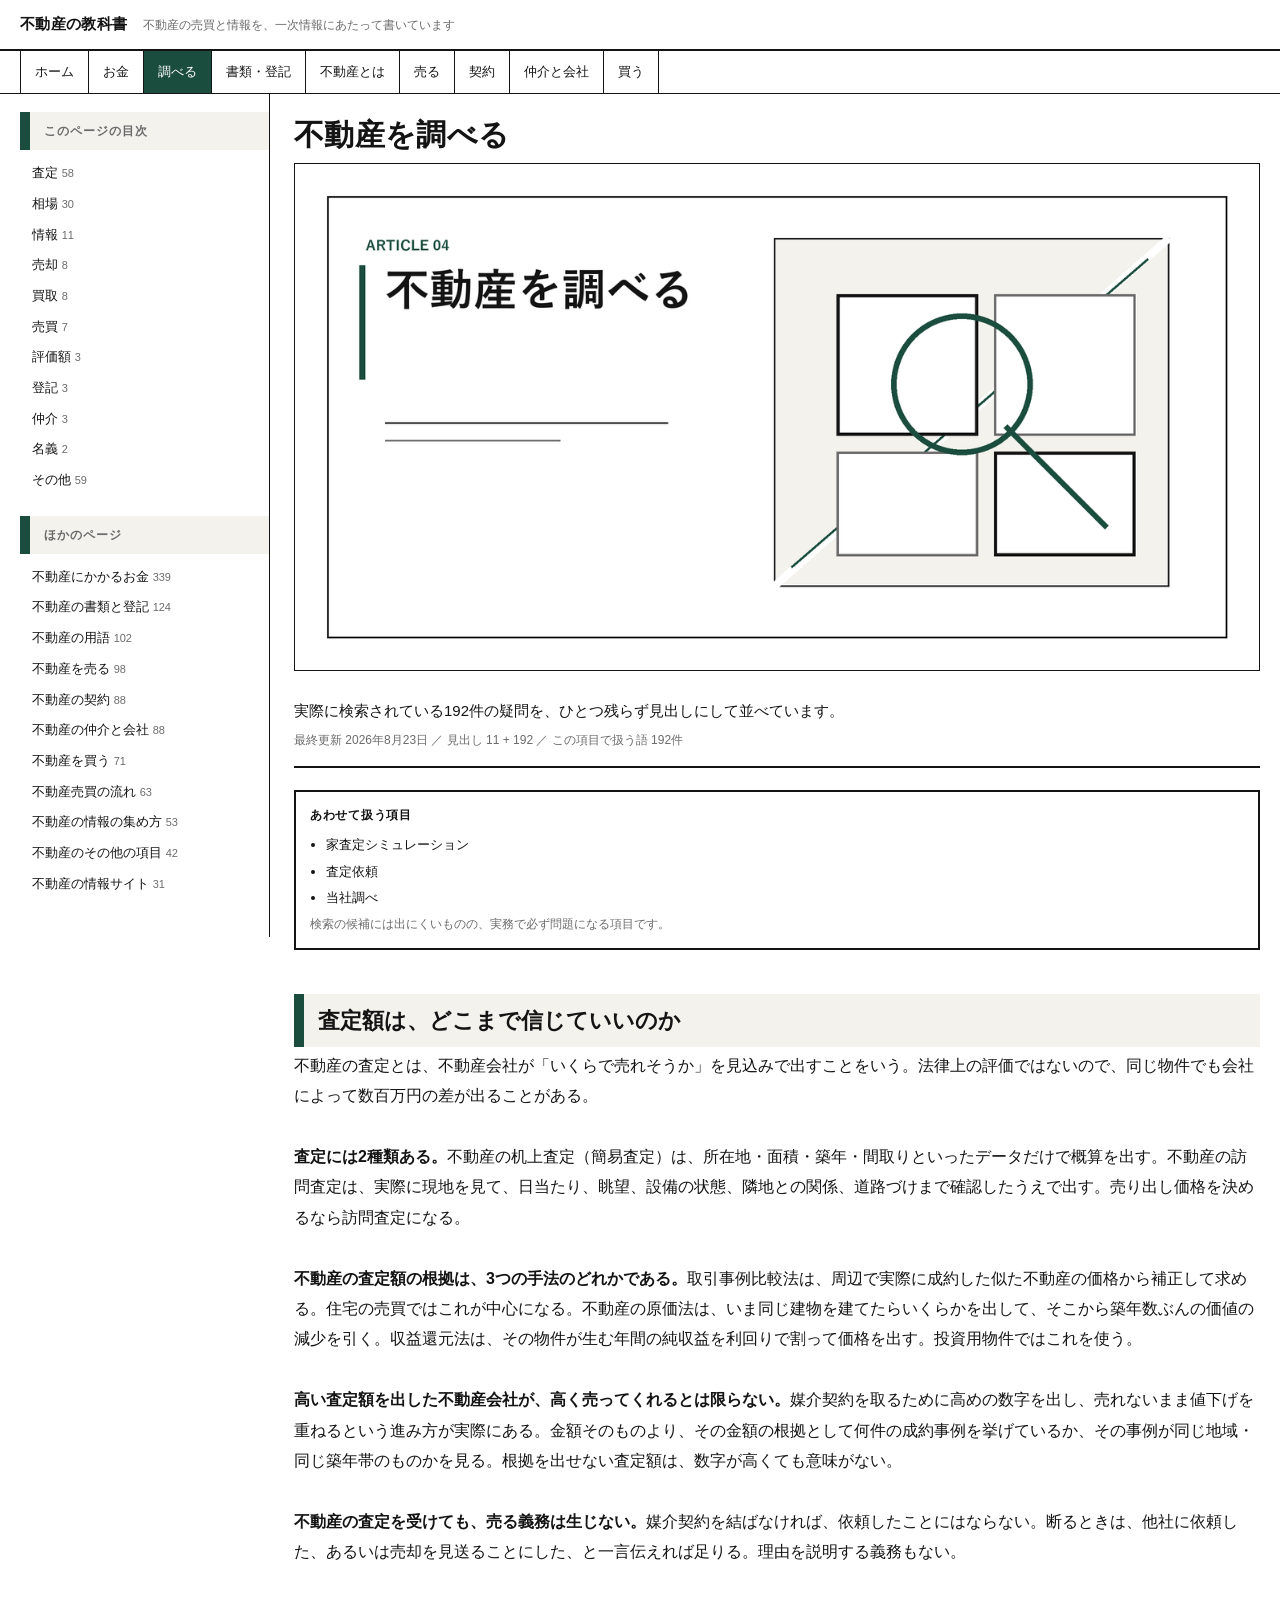
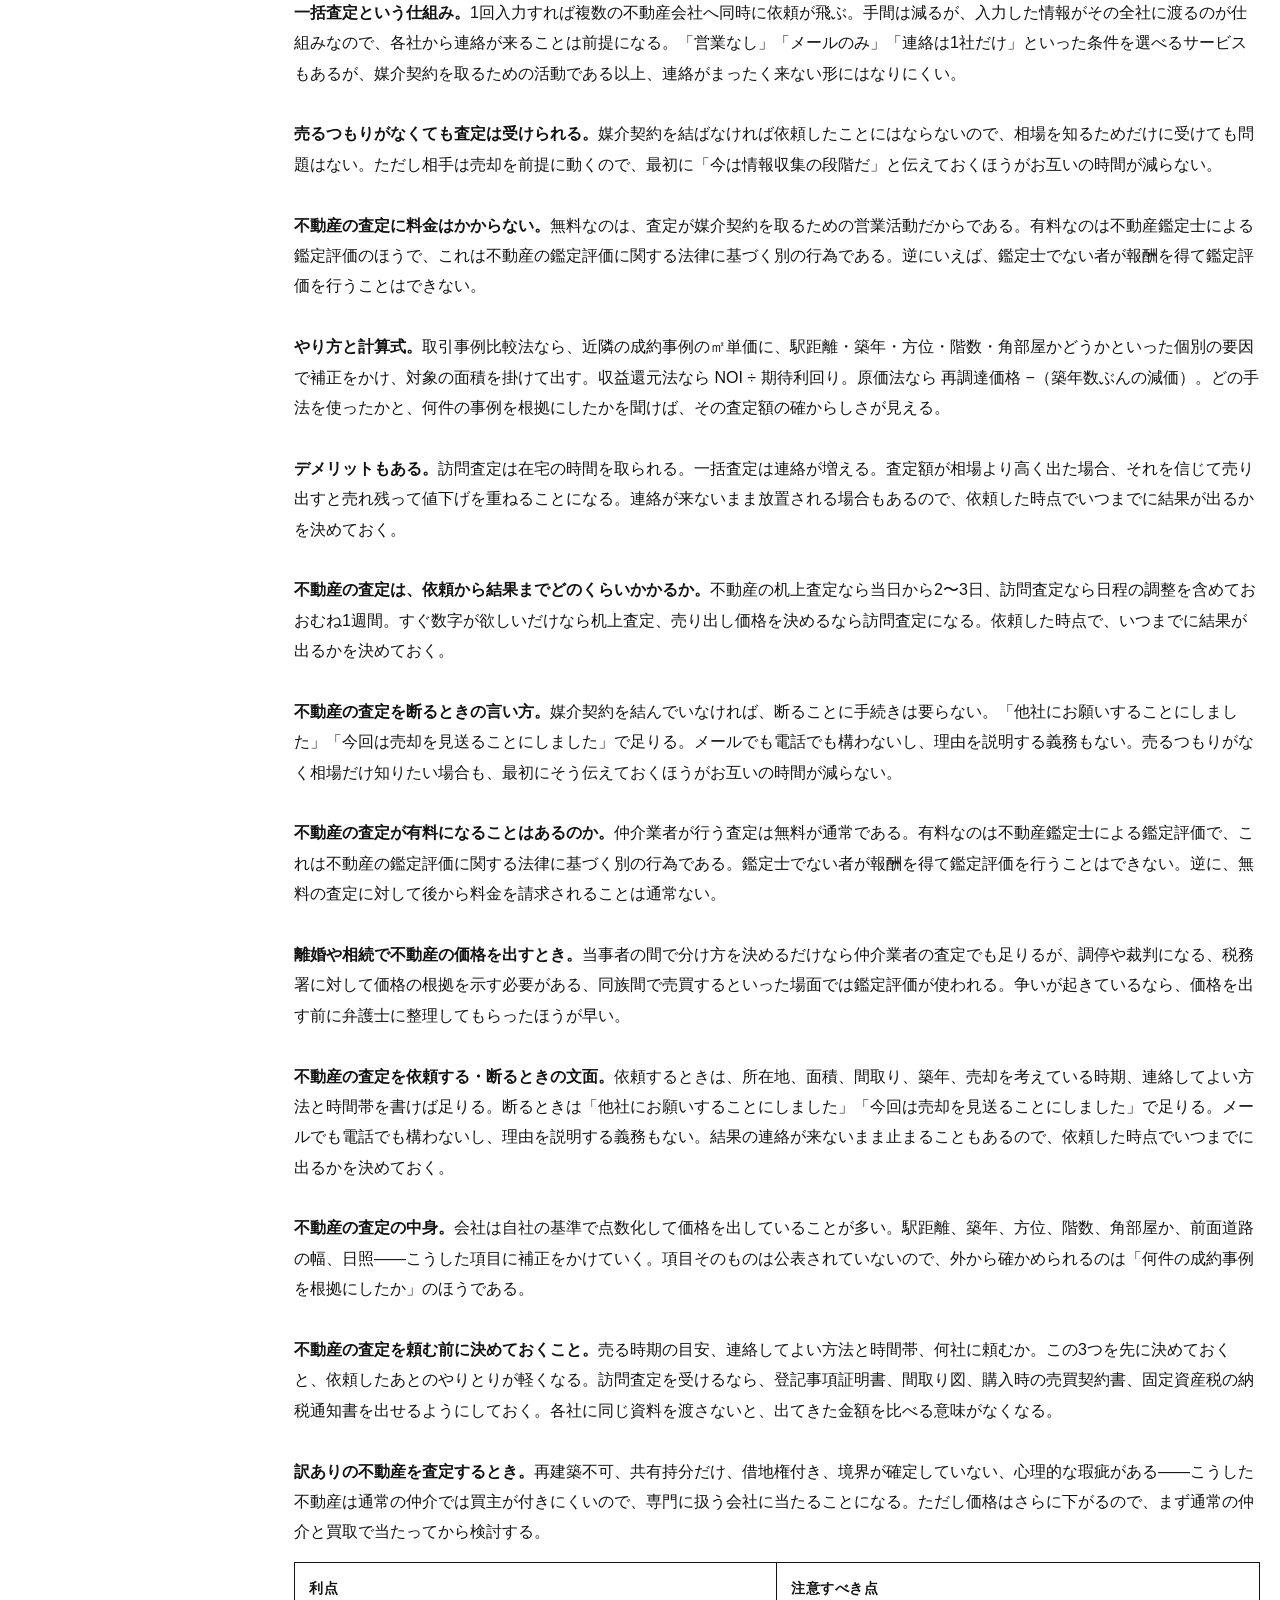
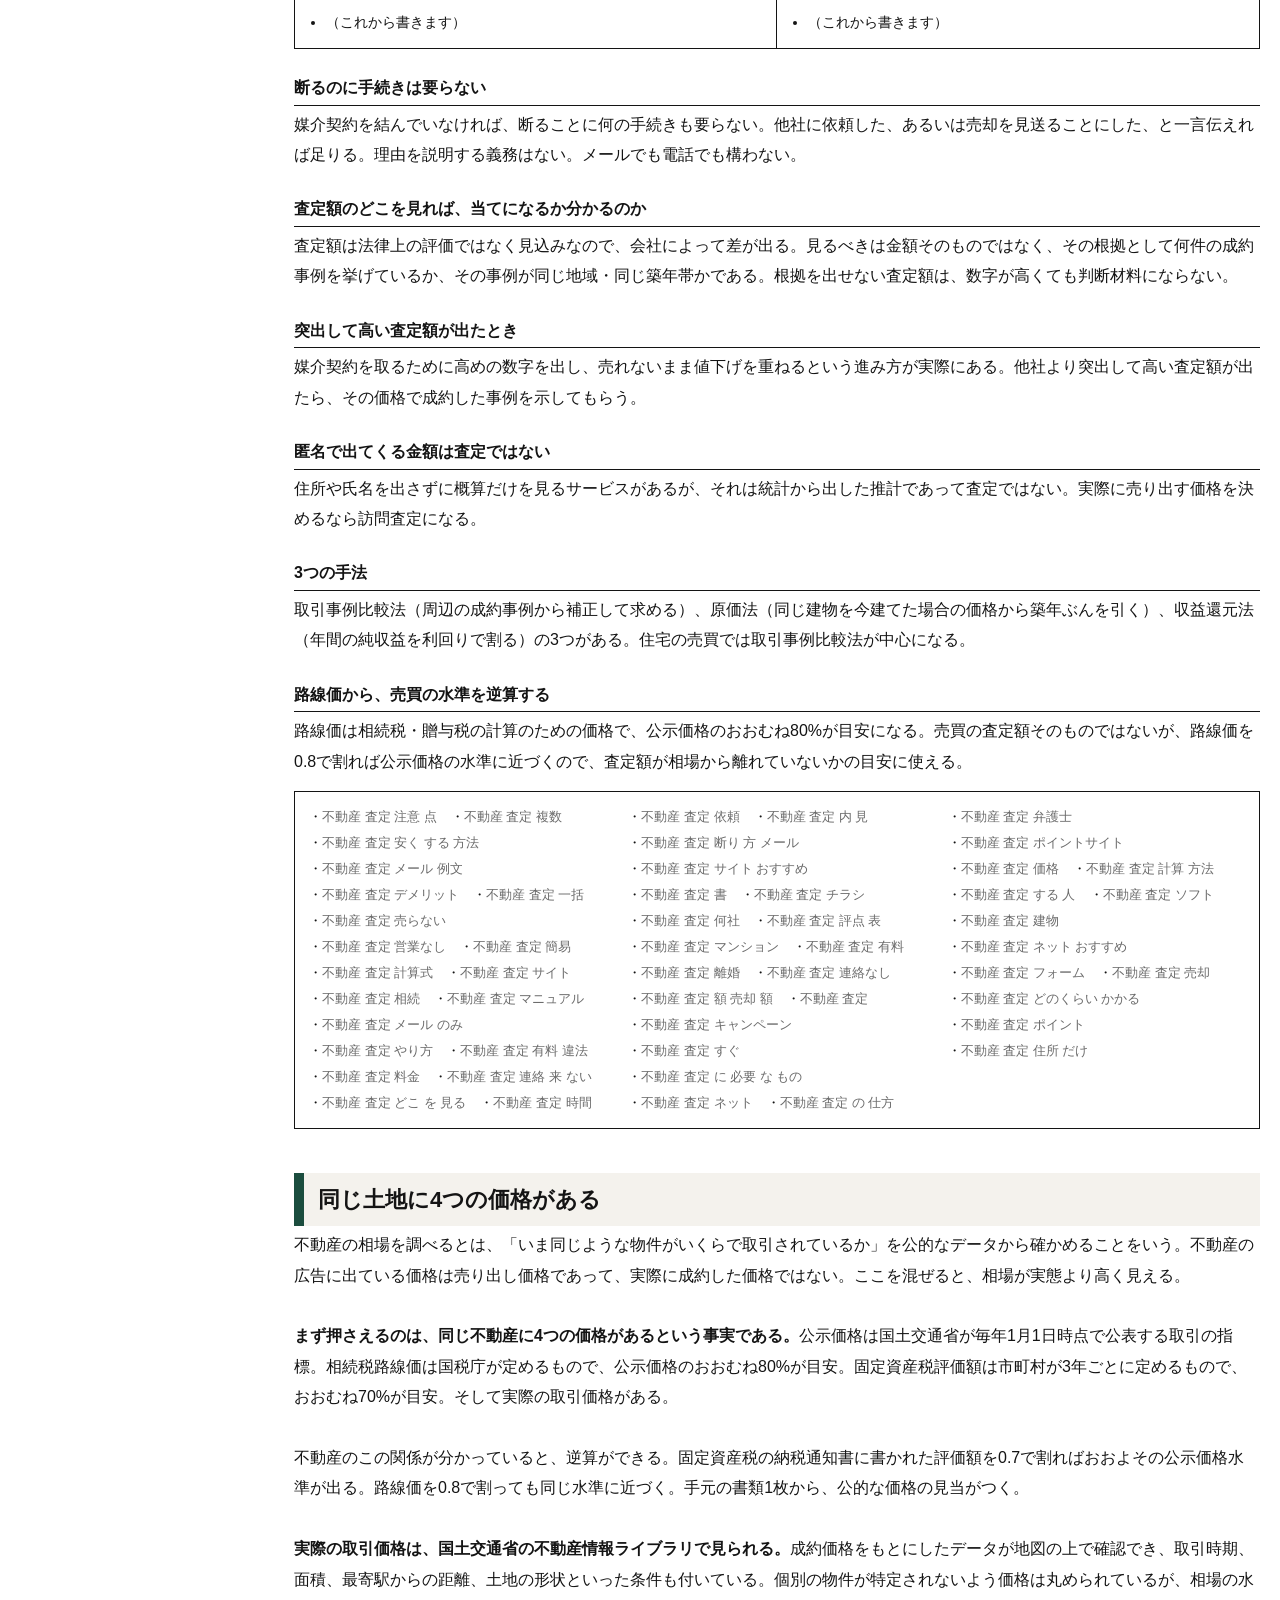
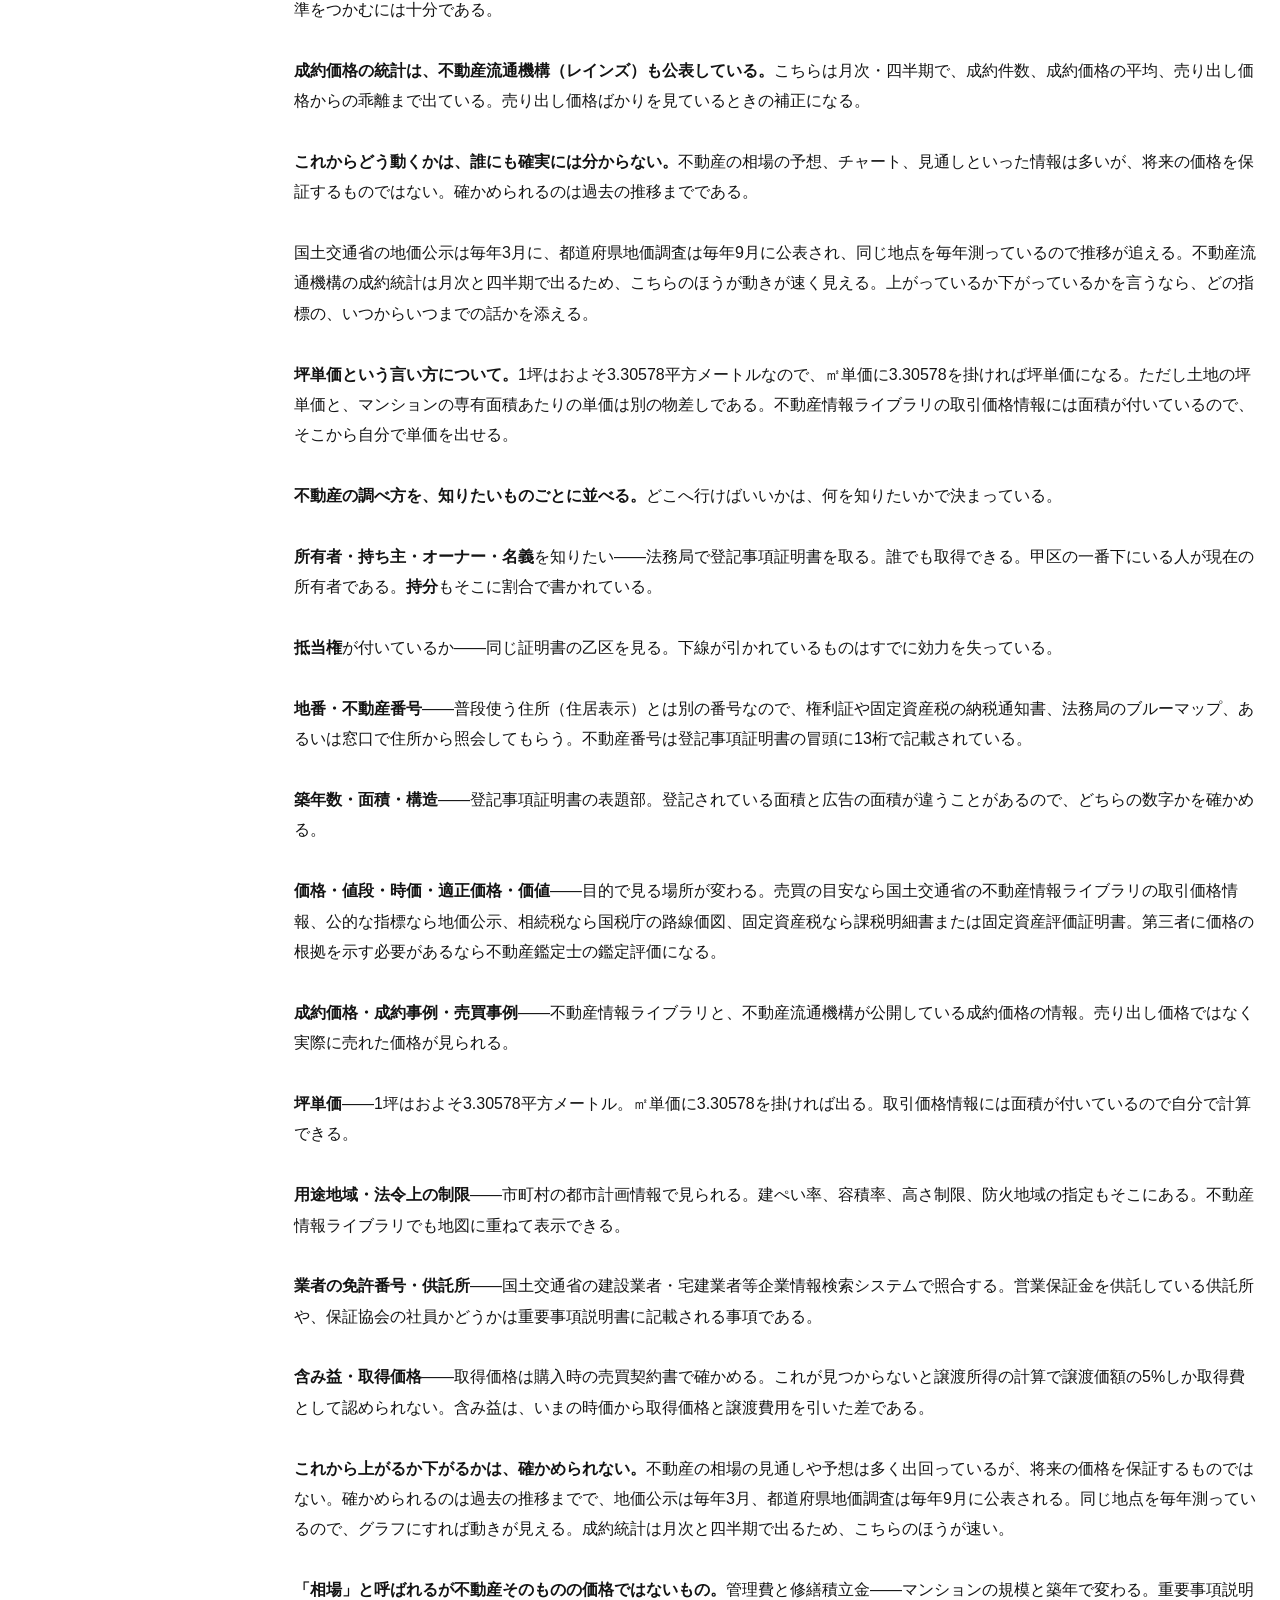
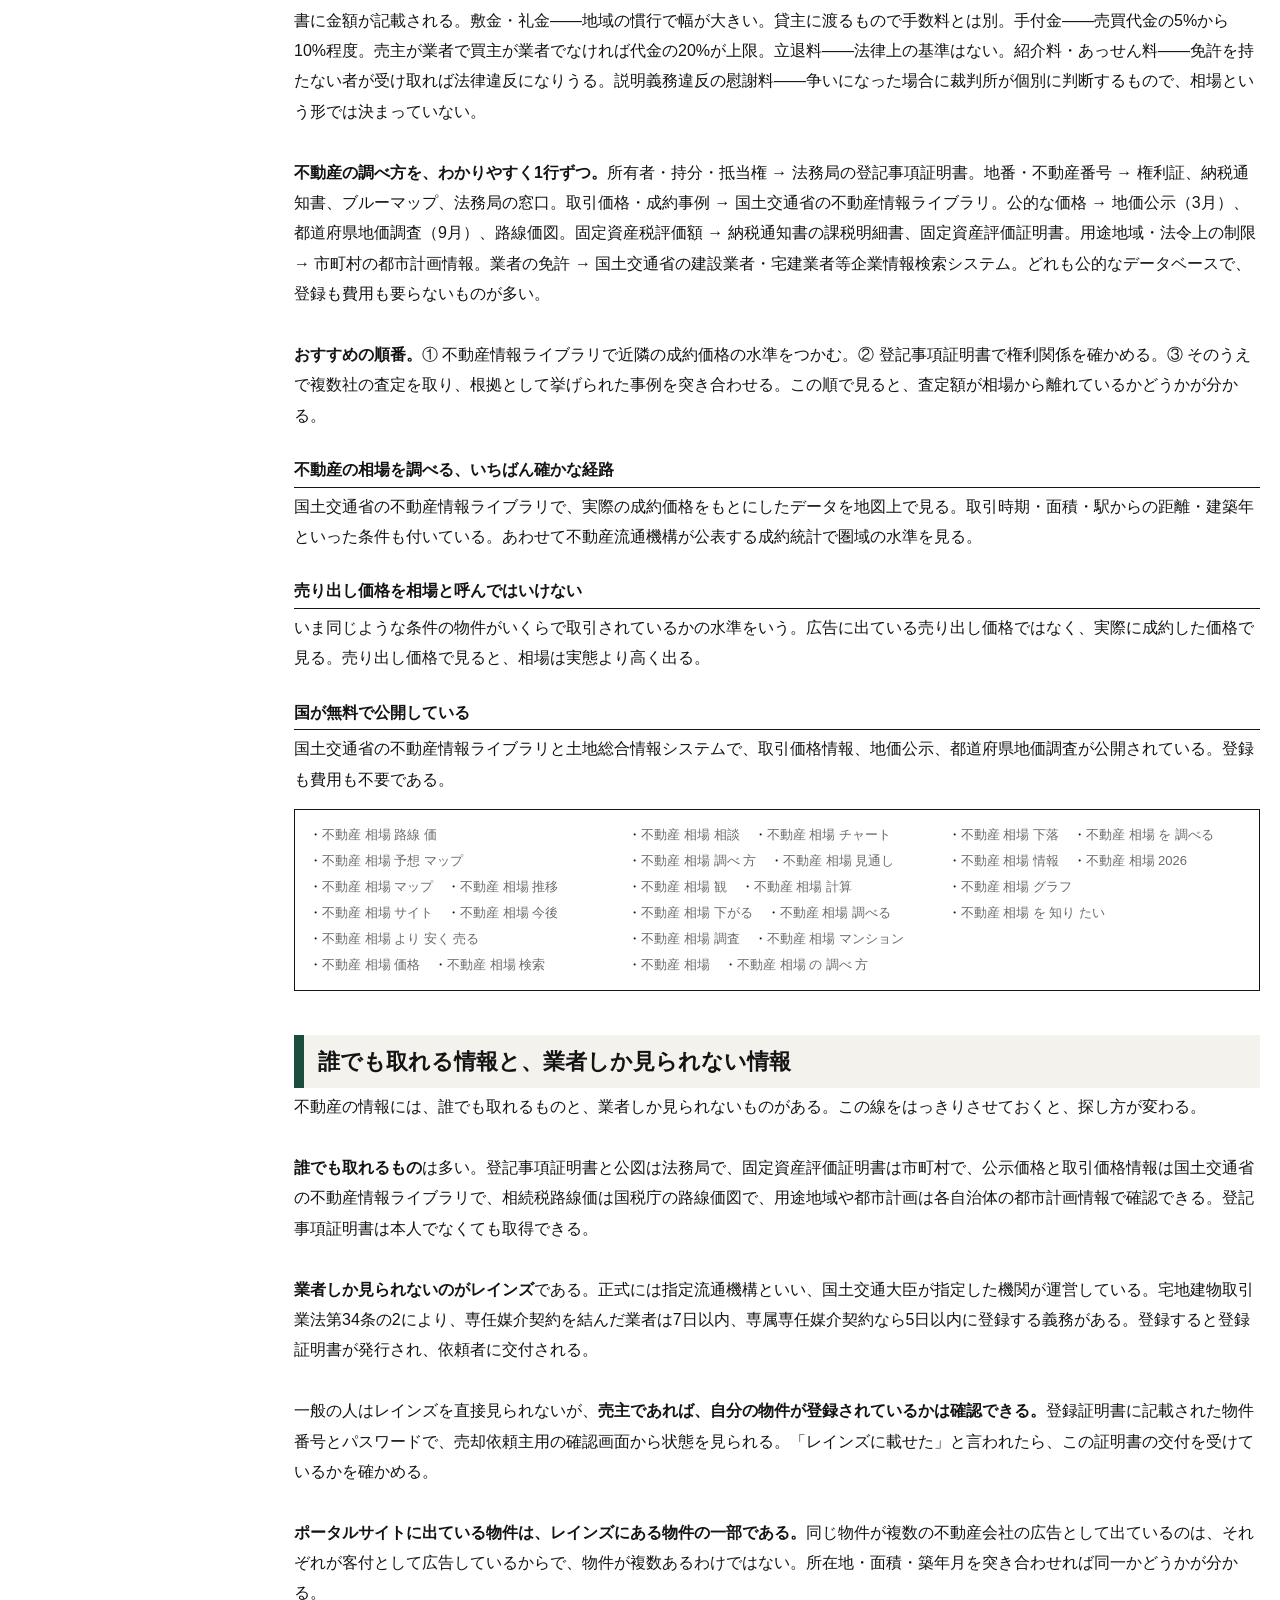
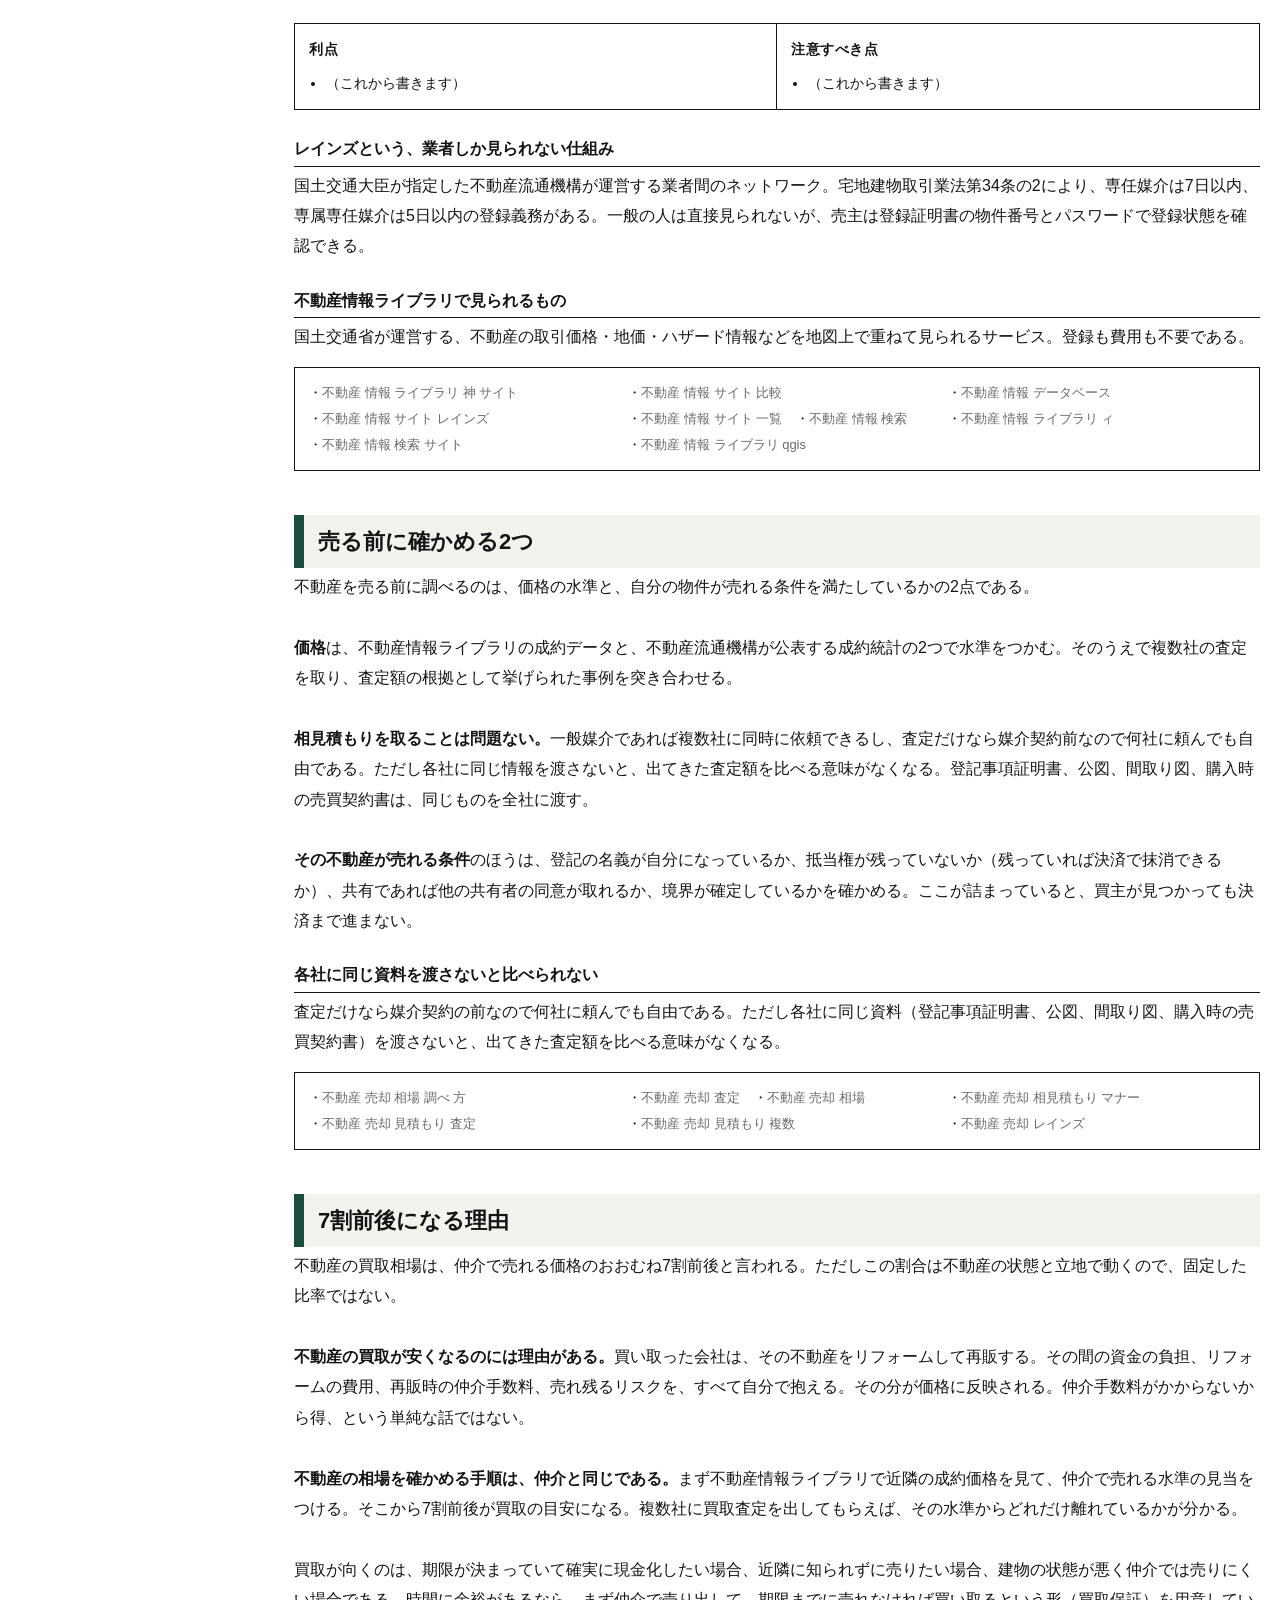
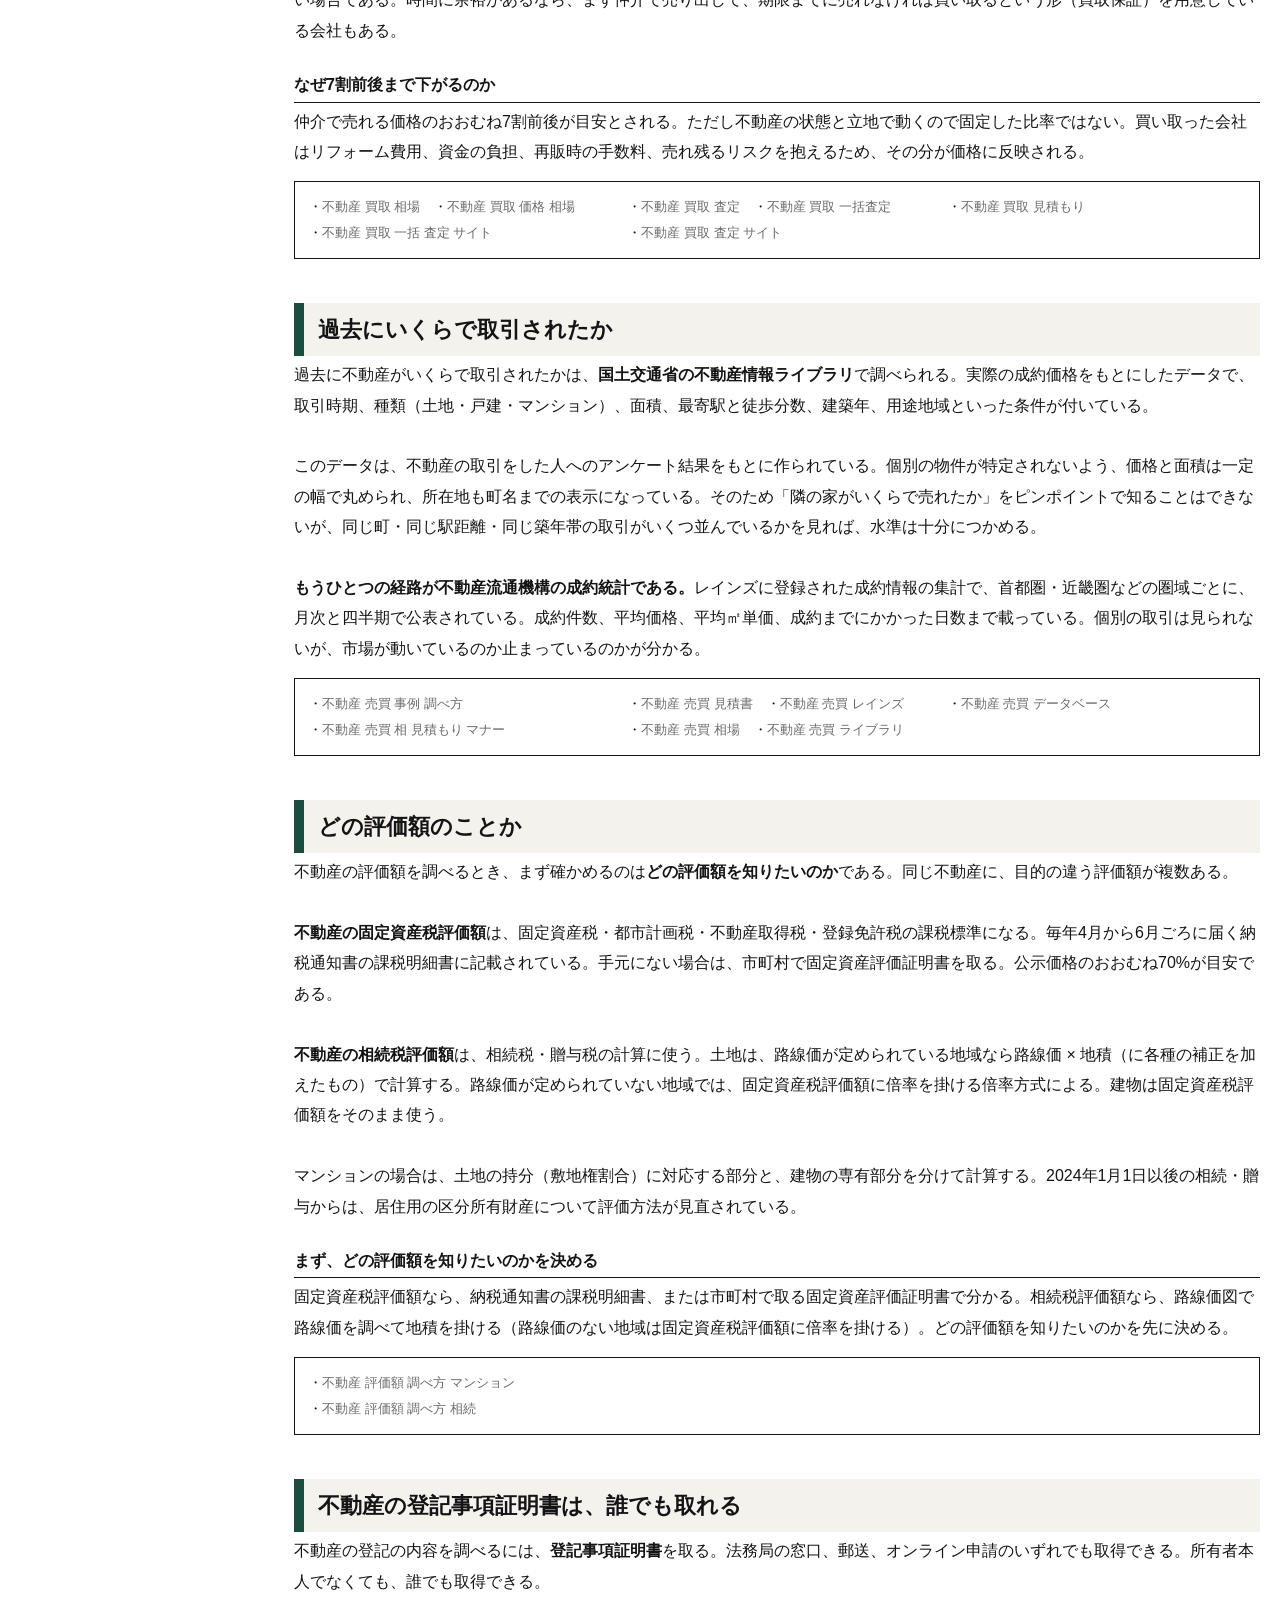
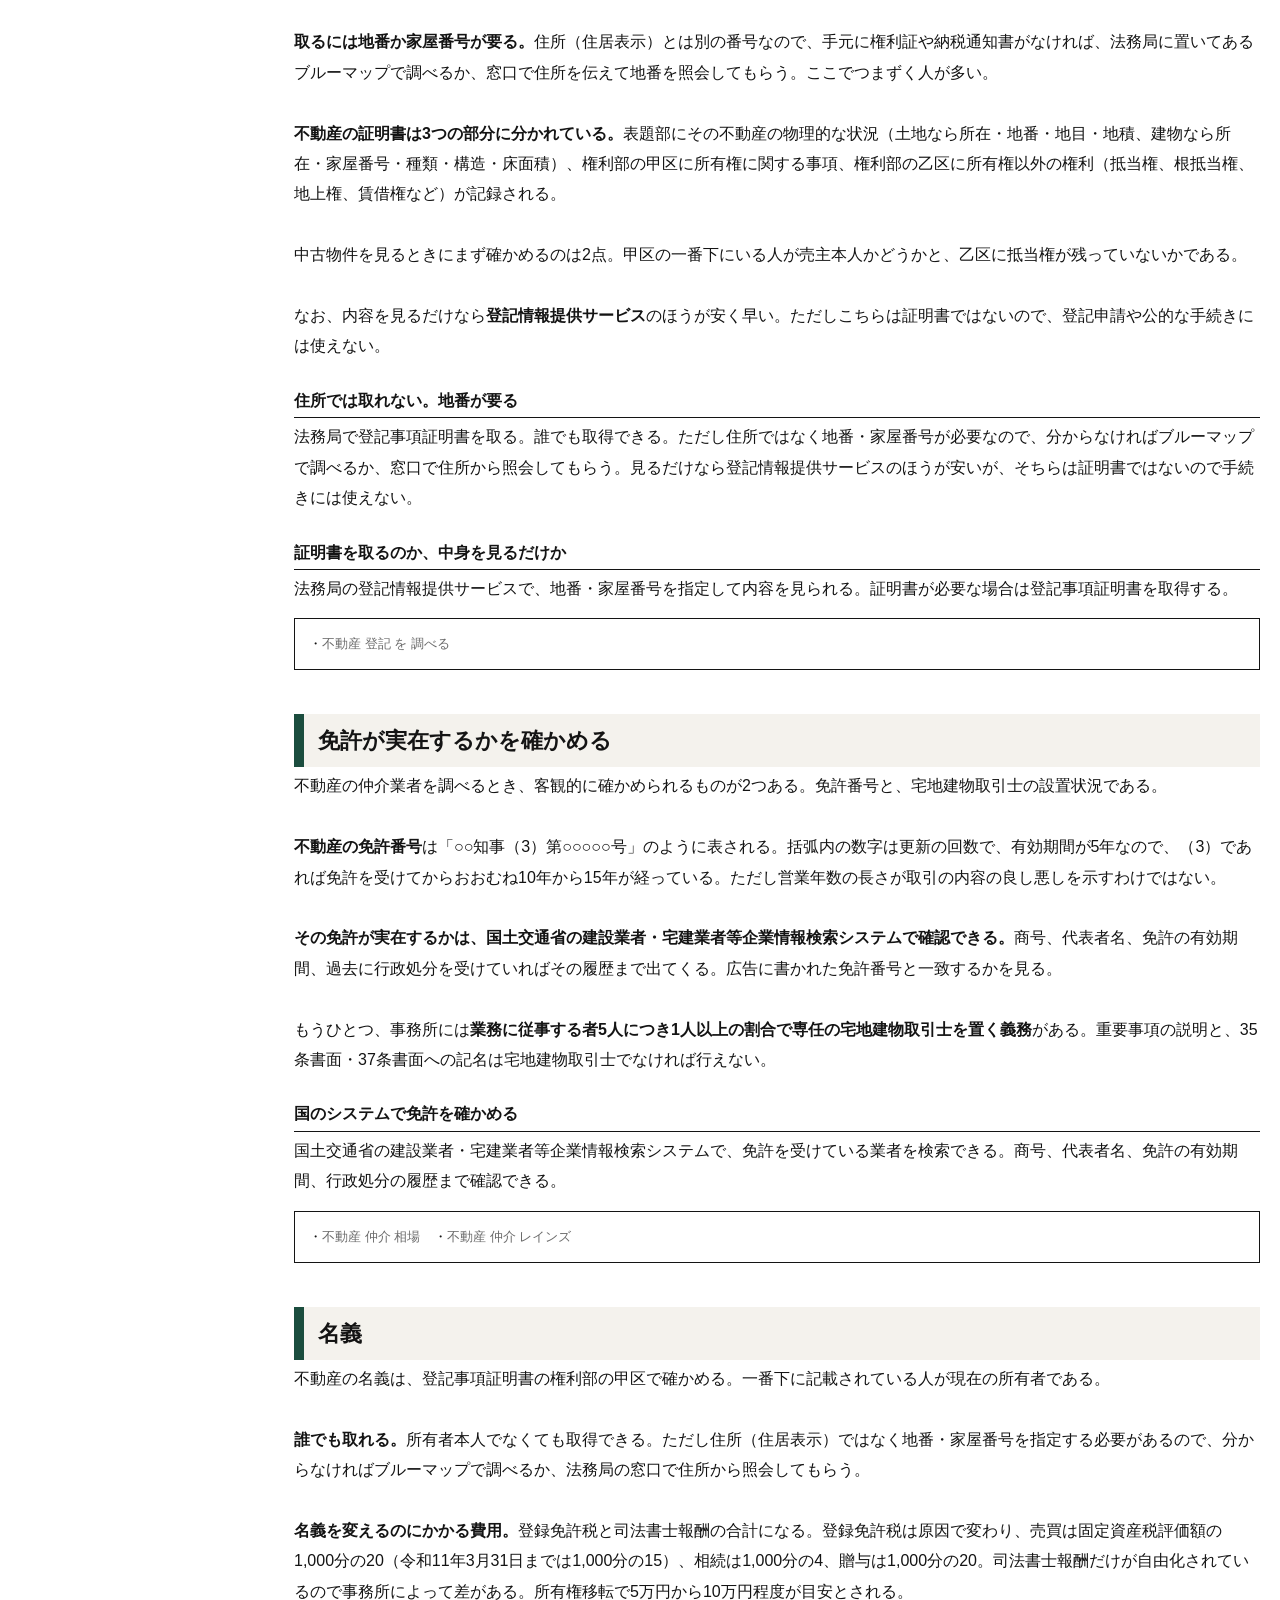
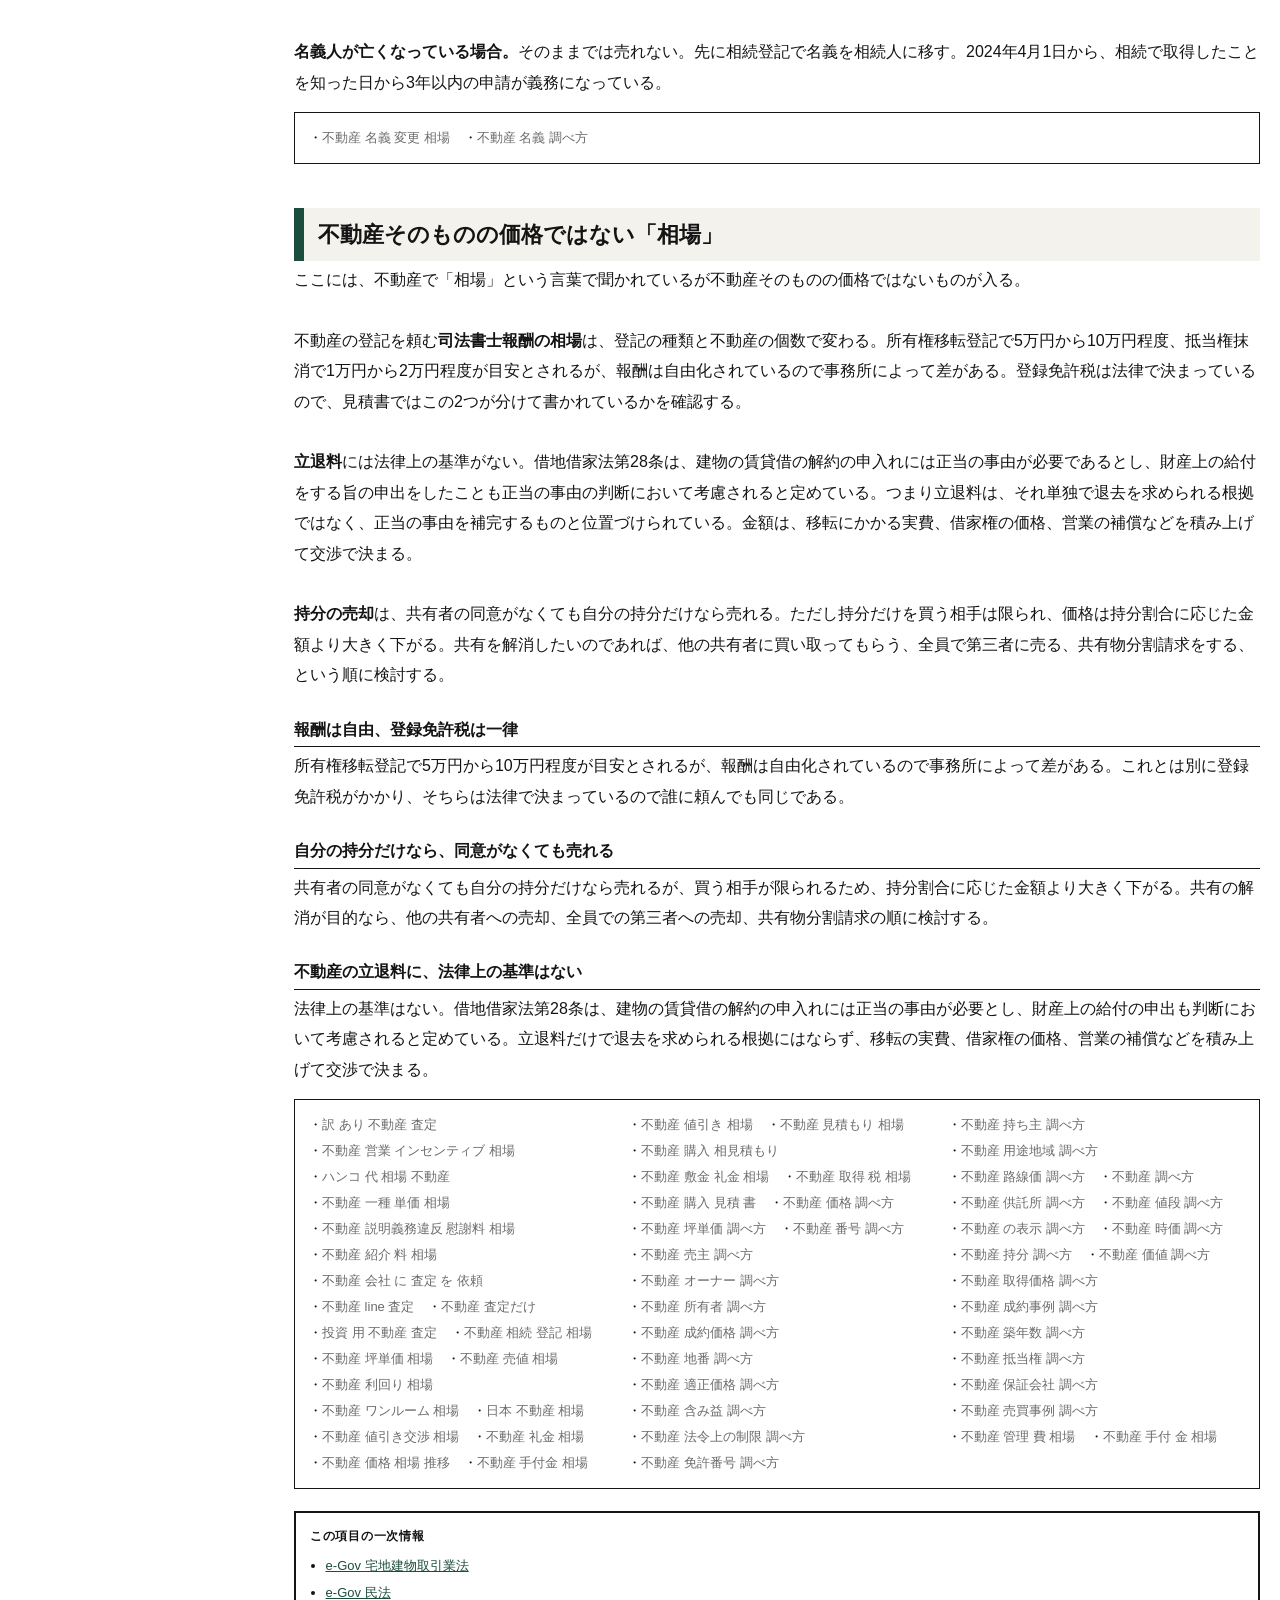
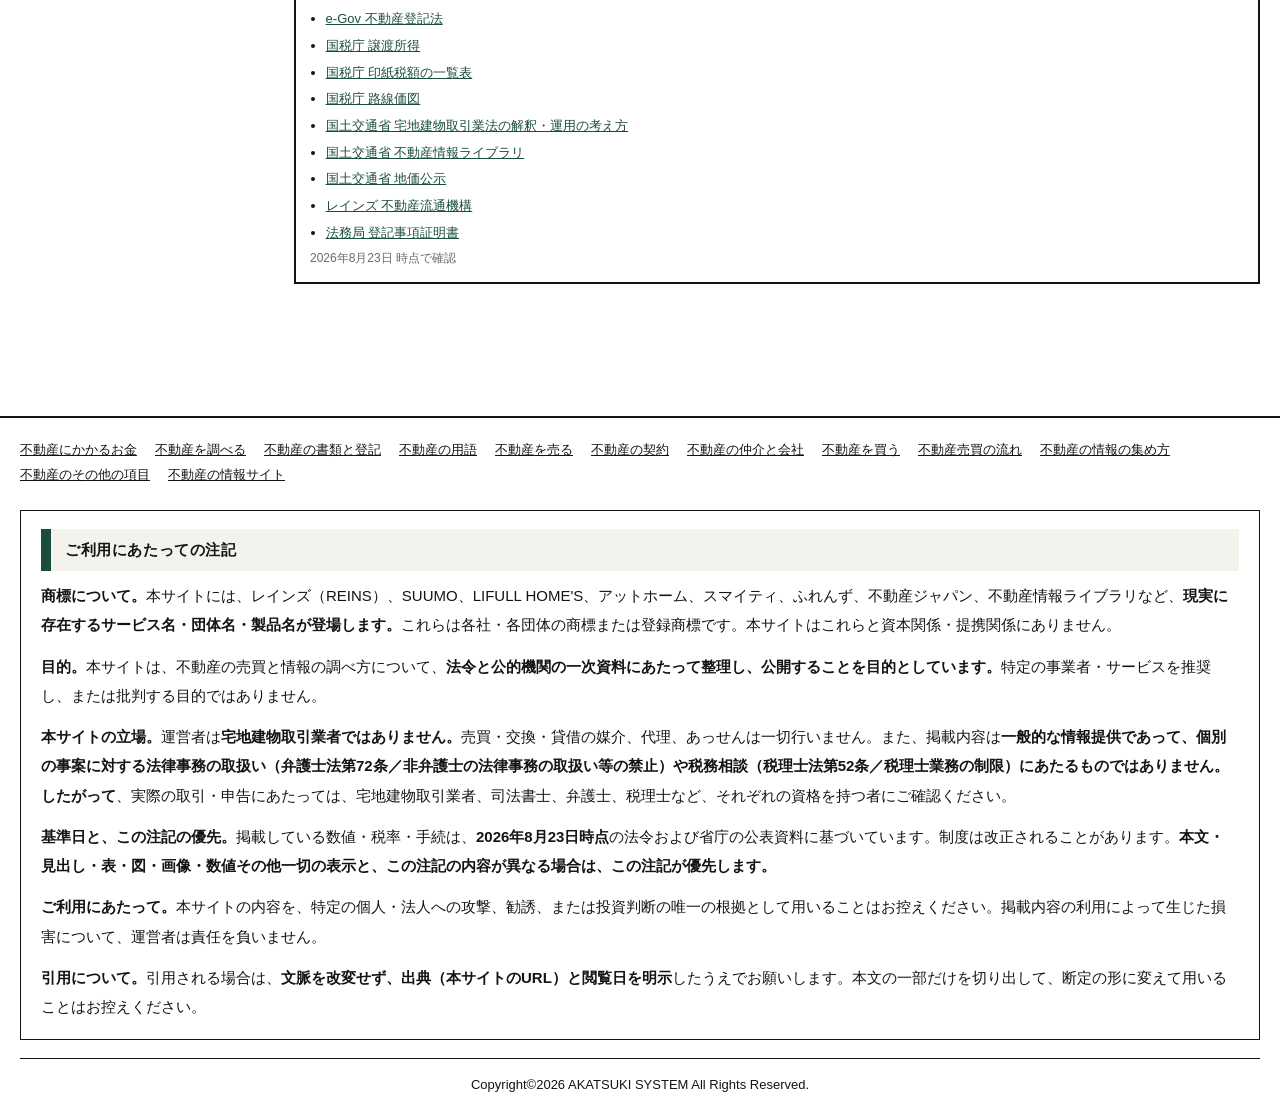
<file: research/index.html>
<!doctype html>
<html lang="ja">
<head>
<meta charset="utf-8">
<meta name="viewport" content="width=device-width,initial-scale=1">
<title>査定と鑑定は別のもの。不動産の価格を自分で調べる</title>
<meta name="description" content="訪問査定と机上査定で分かることの差、不動産鑑定士による鑑定評価との違い。公示地価・基準地価・路線価・固定資産税評価額という4つの価格。国土交通省の不動産情報ライブラリで相場を引く手順つき">
<meta name="robots" content="index,follow,max-image-preview:large,max-snippet:-1,max-video-preview:-1">
<meta name="format-detection" content="telephone=no">
<meta name="theme-color" content="#1b4d3e">
<meta name="google-site-verification" content="yLRx-toV1wwOXIgkFKSKQW8SYN7P5XBVnxkAWqeWzIE">
<link rel="canonical" href="https://fudosan-akatsuki-system.work/research/">
<meta property="og:locale" content="ja_JP">
<meta property="og:site_name" content="不動産の教科書">
<meta property="og:type" content="article">
<meta property="og:title" content="査定と鑑定は別のもの。不動産の価格を自分で調べる">
<meta property="og:description" content="訪問査定と机上査定で分かることの差、不動産鑑定士による鑑定評価との違い。公示地価・基準地価・路線価・固定資産税評価額という4つの価格。国土交通省の不動産情報ライブラリで相場を引く手順つき">
<meta property="og:url" content="https://fudosan-akatsuki-system.work/research/">
<meta property="og:image" content="https://fudosan-akatsuki-system.work/img/og-v2/research.jpg">
<meta property="og:image:secure_url" content="https://fudosan-akatsuki-system.work/img/og-v2/research.jpg">
<meta property="og:image:type" content="image/jpeg">
<meta property="og:image:width" content="1200">
<meta property="og:image:height" content="630">
<meta property="og:image:alt" content="不動産を調べる。査定と鑑定・4つの価格・相場の調べ方">
<meta property="article:published_time" content="2026-08-23">
<meta property="article:modified_time" content="2026-08-23">
<meta name="twitter:card" content="summary_large_image">
<meta name="twitter:title" content="査定と鑑定は別のもの。不動産の価格を自分で調べる">
<meta name="twitter:description" content="訪問査定と机上査定で分かることの差、不動産鑑定士による鑑定評価との違い。公示地価・基準地価・路線価・固定資産税評価額という4つの価格。国土交通省の不動産情報ライブラリで相場を引く手順つき">
<meta name="twitter:image" content="https://fudosan-akatsuki-system.work/img/og-v2/research.jpg">
<meta name="twitter:image:alt" content="不動産を調べる。査定と鑑定・4つの価格・相場の調べ方">
<link rel="icon" href="/favicon.ico" sizes="48x48">
<link rel="icon" type="image/png" sizes="48x48" href="/favicon-48x48.png">
<link rel="icon" type="image/png" sizes="32x32" href="/favicon-32x32.png">
<link rel="icon" type="image/png" sizes="16x16" href="/favicon-16x16.png">
<link rel="apple-touch-icon" sizes="180x180" href="/apple-touch-icon.png">
<link rel="manifest" href="/site.webmanifest">
<link rel="mask-icon" href="/safari-pinned-tab.svg" color="#1b4d3e">
<link rel="preload" as="style" href="/css/base.css">
<link rel="stylesheet" href="/css/base.css">
<script type="application/ld+json">{"@context": "https://schema.org", "@graph": [{"@type": "Organization", "@id": "https://fudosan-akatsuki-system.work/#org", "name": "不動産の教科書", "url": "https://fudosan-akatsuki-system.work/", "logo": {"@type": "ImageObject", "url": "https://fudosan-akatsuki-system.work/android-chrome-512x512.png", "width": 512, "height": 512}}, {"@type": "WebSite", "@id": "https://fudosan-akatsuki-system.work/#site", "name": "不動産の教科書", "url": "https://fudosan-akatsuki-system.work/", "inLanguage": "ja", "publisher": {"@id": "https://fudosan-akatsuki-system.work/#org"}}, {"@type": "Article", "@id": "https://fudosan-akatsuki-system.work/research/#article", "headline": "不動産を調べる", "description": "不動産を調べる方法と相場の調べ方。査定と鑑定の違い、同じ土地にある4つの価格（公示価格・路線価・固定資産税評価額・実勢価格）、成約価格を不動産情報ライブラリとレインズで調べる手順、無料査定の断り方、値引き交渉の目安、ワンルームや一種単価など種類ごとの見方まで一次情報で整理。ワンルームや一種単価の見方も扱います。", "inLanguage": "ja", "datePublished": "2026-08-23", "dateModified": "2026-08-23", "mainEntityOfPage": {"@type": "WebPage", "@id": "https://fudosan-akatsuki-system.work/research/"}, "image": "https://fudosan-akatsuki-system.work/img/research.png", "author": {"@id": "https://fudosan-akatsuki-system.work/#org"}, "publisher": {"@id": "https://fudosan-akatsuki-system.work/#org"}}, {"@type": "BreadcrumbList", "itemListElement": [{"@type": "ListItem", "position": 1, "name": "ホーム", "item": "https://fudosan-akatsuki-system.work/"}, {"@type": "ListItem", "position": 2, "name": "不動産を調べる", "item": "https://fudosan-akatsuki-system.work/research/"}]}]}</script>
</head>
<body>
<header class="head"><div class="in"><div class="site"><a href="/">不動産の教科書</a></div><div class="tag">不動産の売買と情報を、一次情報にあたって書いています</div></div></header>
<nav class="nav"><ul><li><a href="/">ホーム</a></li><li><a href="/money/">お金</a></li><li><a href="/research/" aria-current="page">調べる</a></li><li><a href="/registry/">書類・登記</a></li><li><a href="/about/">不動産とは</a></li><li><a href="/sell/">売る</a></li><li><a href="/contract/">契約</a></li><li><a href="/agent/">仲介と会社</a></li><li><a href="/buy/">買う</a></li></ul></nav>
<div class="wrap"><aside class="side"><h2>このページの目次</h2><ol><li><a href="#h2-0">査定 <span class="n">58</span></a></li><li><a href="#h2-1">相場 <span class="n">30</span></a></li><li><a href="#h2-2">情報 <span class="n">11</span></a></li><li><a href="#h2-3">売却 <span class="n">8</span></a></li><li><a href="#h2-4">買取 <span class="n">8</span></a></li><li><a href="#h2-5">売買 <span class="n">7</span></a></li><li><a href="#h2-6">評価額 <span class="n">3</span></a></li><li><a href="#h2-7">登記 <span class="n">3</span></a></li><li><a href="#h2-8">仲介 <span class="n">3</span></a></li><li><a href="#h2-9">名義 <span class="n">2</span></a></li><li><a href="#h2-10">その他 <span class="n">59</span></a></li></ol><h2>ほかのページ</h2><ol><li><a href="/money/">不動産にかかるお金 <span class="n">339</span></a></li><li><a href="/registry/">不動産の書類と登記 <span class="n">124</span></a></li><li><a href="/about/">不動産の用語 <span class="n">102</span></a></li><li><a href="/sell/">不動産を売る <span class="n">98</span></a></li><li><a href="/contract/">不動産の契約 <span class="n">88</span></a></li><li><a href="/agent/">不動産の仲介と会社 <span class="n">88</span></a></li><li><a href="/buy/">不動産を買う <span class="n">71</span></a></li><li><a href="/flow/">不動産売買の流れ <span class="n">63</span></a></li><li><a href="/sources/">不動産の情報の集め方 <span class="n">53</span></a></li><li><a href="/misc/">不動産のその他の項目 <span class="n">42</span></a></li><li><a href="/portals/">不動産の情報サイト <span class="n">31</span></a></li></ol></aside><main><h1>不動産を調べる</h1><img class="eye" src="/img/research.png" alt="不動産を調べる｜査定と鑑定の違い、相場の調べ方、4つの評価額" width="1200" height="630"><p class="lead">実際に検索されている192件の疑問を、ひとつ残らず見出しにして並べています。</p><p class="meta">最終更新 2026年8月23日 ／ 見出し 11 + 192 ／ この項目で扱う語 192件</p><div class="src"><b>あわせて扱う項目</b><ul><li>家査定シミュレーション</li><li>査定依頼</li><li>当社調べ</li></ul><div class="asof">検索の候補には出にくいものの、実務で必ず問題になる項目です。</div></div><h2 id="h2-0">査定額は、どこまで信じていいのか</h2><p>不動産の査定とは、不動産会社が「いくらで売れそうか」を見込みで出すことをいう。法律上の評価ではないので、同じ物件でも会社によって数百万円の差が出ることがある。<br><br><b>査定には2種類ある。</b>不動産の机上査定（簡易査定）は、所在地・面積・築年・間取りといったデータだけで概算を出す。不動産の訪問査定は、実際に現地を見て、日当たり、眺望、設備の状態、隣地との関係、道路づけまで確認したうえで出す。売り出し価格を決めるなら訪問査定になる。<br><br><b>不動産の査定額の根拠は、3つの手法のどれかである。</b>取引事例比較法は、周辺で実際に成約した似た不動産の価格から補正して求める。住宅の売買ではこれが中心になる。不動産の原価法は、いま同じ建物を建てたらいくらかを出して、そこから築年数ぶんの価値の減少を引く。収益還元法は、その物件が生む年間の純収益を利回りで割って価格を出す。投資用物件ではこれを使う。<br><br><b>高い査定額を出した不動産会社が、高く売ってくれるとは限らない。</b>媒介契約を取るために高めの数字を出し、売れないまま値下げを重ねるという進み方が実際にある。金額そのものより、その金額の根拠として何件の成約事例を挙げているか、その事例が同じ地域・同じ築年帯のものかを見る。根拠を出せない査定額は、数字が高くても意味がない。<br><br><b>不動産の査定を受けても、売る義務は生じない。</b>媒介契約を結ばなければ、依頼したことにはならない。断るときは、他社に依頼した、あるいは売却を見送ることにした、と一言伝えれば足りる。理由を説明する義務もない。<br><br><b>一括査定という仕組み。</b>1回入力すれば複数の不動産会社へ同時に依頼が飛ぶ。手間は減るが、入力した情報がその全社に渡るのが仕組みなので、各社から連絡が来ることは前提になる。「営業なし」「メールのみ」「連絡は1社だけ」といった条件を選べるサービスもあるが、媒介契約を取るための活動である以上、連絡がまったく来ない形にはなりにくい。<br><br><b>売るつもりがなくても査定は受けられる。</b>媒介契約を結ばなければ依頼したことにはならないので、相場を知るためだけに受けても問題はない。ただし相手は売却を前提に動くので、最初に「今は情報収集の段階だ」と伝えておくほうがお互いの時間が減らない。<br><br><b>不動産の査定に料金はかからない。</b>無料なのは、査定が媒介契約を取るための営業活動だからである。有料なのは不動産鑑定士による鑑定評価のほうで、これは不動産の鑑定評価に関する法律に基づく別の行為である。逆にいえば、鑑定士でない者が報酬を得て鑑定評価を行うことはできない。<br><br><b>やり方と計算式。</b>取引事例比較法なら、近隣の成約事例の㎡単価に、駅距離・築年・方位・階数・角部屋かどうかといった個別の要因で補正をかけ、対象の面積を掛けて出す。収益還元法なら NOI ÷ 期待利回り。原価法なら 再調達価格 −（築年数ぶんの減価）。どの手法を使ったかと、何件の事例を根拠にしたかを聞けば、その査定額の確からしさが見える。<br><br><b>デメリットもある。</b>訪問査定は在宅の時間を取られる。一括査定は連絡が増える。査定額が相場より高く出た場合、それを信じて売り出すと売れ残って値下げを重ねることになる。連絡が来ないまま放置される場合もあるので、依頼した時点でいつまでに結果が出るかを決めておく。<br><br><b>不動産の査定は、依頼から結果までどのくらいかかるか。</b>不動産の机上査定なら当日から2〜3日、訪問査定なら日程の調整を含めておおむね1週間。すぐ数字が欲しいだけなら机上査定、売り出し価格を決めるなら訪問査定になる。依頼した時点で、いつまでに結果が出るかを決めておく。<br><br><b>不動産の査定を断るときの言い方。</b>媒介契約を結んでいなければ、断ることに手続きは要らない。「他社にお願いすることにしました」「今回は売却を見送ることにしました」で足りる。メールでも電話でも構わないし、理由を説明する義務もない。売るつもりがなく相場だけ知りたい場合も、最初にそう伝えておくほうがお互いの時間が減らない。<br><br><b>不動産の査定が有料になることはあるのか。</b>仲介業者が行う査定は無料が通常である。有料なのは不動産鑑定士による鑑定評価で、これは不動産の鑑定評価に関する法律に基づく別の行為である。鑑定士でない者が報酬を得て鑑定評価を行うことはできない。逆に、無料の査定に対して後から料金を請求されることは通常ない。<br><br><b>離婚や相続で不動産の価格を出すとき。</b>当事者の間で分け方を決めるだけなら仲介業者の査定でも足りるが、調停や裁判になる、税務署に対して価格の根拠を示す必要がある、同族間で売買するといった場面では鑑定評価が使われる。争いが起きているなら、価格を出す前に弁護士に整理してもらったほうが早い。<br><br><b>不動産の査定を依頼する・断るときの文面。</b>依頼するときは、所在地、面積、間取り、築年、売却を考えている時期、連絡してよい方法と時間帯を書けば足りる。断るときは「他社にお願いすることにしました」「今回は売却を見送ることにしました」で足りる。メールでも電話でも構わないし、理由を説明する義務もない。結果の連絡が来ないまま止まることもあるので、依頼した時点でいつまでに出るかを決めておく。<br><br><b>不動産の査定の中身。</b>会社は自社の基準で点数化して価格を出していることが多い。駅距離、築年、方位、階数、角部屋か、前面道路の幅、日照——こうした項目に補正をかけていく。項目そのものは公表されていないので、外から確かめられるのは「何件の成約事例を根拠にしたか」のほうである。<br><br><b>不動産の査定を頼む前に決めておくこと。</b>売る時期の目安、連絡してよい方法と時間帯、何社に頼むか。この3つを先に決めておくと、依頼したあとのやりとりが軽くなる。訪問査定を受けるなら、登記事項証明書、間取り図、購入時の売買契約書、固定資産税の納税通知書を出せるようにしておく。各社に同じ資料を渡さないと、出てきた金額を比べる意味がなくなる。<br><br><b>訳ありの不動産を査定するとき。</b>再建築不可、共有持分だけ、借地権付き、境界が確定していない、心理的な瑕疵がある——こうした不動産は通常の仲介では買主が付きにくいので、専門に扱う会社に当たることになる。ただし価格はさらに下がるので、まず通常の仲介と買取で当たってから検討する。</p><div class="md"><div><h4>利点</h4><ul><li>（これから書きます）</li></ul></div><div><h4>注意すべき点</h4><ul><li>（これから書きます）</li></ul></div></div><h3>断るのに手続きは要らない</h3><p>媒介契約を結んでいなければ、断ることに何の手続きも要らない。他社に依頼した、あるいは売却を見送ることにした、と一言伝えれば足りる。理由を説明する義務はない。メールでも電話でも構わない。</p><h3>査定額のどこを見れば、当てになるか分かるのか</h3><p>査定額は法律上の評価ではなく見込みなので、会社によって差が出る。見るべきは金額そのものではなく、その根拠として何件の成約事例を挙げているか、その事例が同じ地域・同じ築年帯かである。根拠を出せない査定額は、数字が高くても判断材料にならない。</p><h3>突出して高い査定額が出たとき</h3><p>媒介契約を取るために高めの数字を出し、売れないまま値下げを重ねるという進み方が実際にある。他社より突出して高い査定額が出たら、その価格で成約した事例を示してもらう。</p><h3>匿名で出てくる金額は査定ではない</h3><p>住所や氏名を出さずに概算だけを見るサービスがあるが、それは統計から出した推計であって査定ではない。実際に売り出す価格を決めるなら訪問査定になる。</p><h3>3つの手法</h3><p>取引事例比較法（周辺の成約事例から補正して求める）、原価法（同じ建物を今建てた場合の価格から築年ぶんを引く）、収益還元法（年間の純収益を利回りで割る）の3つがある。住宅の売買では取引事例比較法が中心になる。</p><h3>路線価から、売買の水準を逆算する</h3><p>路線価は相続税・贈与税の計算のための価格で、公示価格のおおむね80%が目安になる。売買の査定額そのものではないが、路線価を0.8で割れば公示価格の水準に近づくので、査定額が相場から離れていないかの目安に使える。</p><div class="words"><span>不動産 査定 注意 点</span><span>不動産 査定 複数</span><span>不動産 査定 安く する 方法</span><span>不動産 査定 メール 例文</span><span>不動産 査定 デメリット</span><span>不動産 査定 一括</span><span>不動産 査定 売らない</span><span>不動産 査定 営業なし</span><span>不動産 査定 簡易</span><span>不動産 査定 計算式</span><span>不動産 査定 サイト</span><span>不動産 査定 相続</span><span>不動産 査定 マニュアル</span><span>不動産 査定 メール のみ</span><span>不動産 査定 やり方</span><span>不動産 査定 有料 違法</span><span>不動産 査定 料金</span><span>不動産 査定 連絡 来 ない</span><span>不動産 査定 どこ を 見る</span><span>不動産 査定 時間</span><span>不動産 査定 依頼</span><span>不動産 査定 内 見</span><span>不動産 査定 断り 方 メール</span><span>不動産 査定 サイト おすすめ</span><span>不動産 査定 書</span><span>不動産 査定 チラシ</span><span>不動産 査定 何社</span><span>不動産 査定 評点 表</span><span>不動産 査定 マンション</span><span>不動産 査定 有料</span><span>不動産 査定 離婚</span><span>不動産 査定 連絡なし</span><span>不動産 査定 額 売却 額</span><span>不動産 査定</span><span>不動産 査定 キャンペーン</span><span>不動産 査定 すぐ</span><span>不動産 査定 に 必要 な もの</span><span>不動産 査定 ネット</span><span>不動産 査定 の 仕方</span><span>不動産 査定 弁護士</span><span>不動産 査定 ポイントサイト</span><span>不動産 査定 価格</span><span>不動産 査定 計算 方法</span><span>不動産 査定 する 人</span><span>不動産 査定 ソフト</span><span>不動産 査定 建物</span><span>不動産 査定 ネット おすすめ</span><span>不動産 査定 フォーム</span><span>不動産 査定 売却</span><span>不動産 査定 どのくらい かかる</span><span>不動産 査定 ポイント</span><span>不動産 査定 住所 だけ</span></div><h2 id="h2-1">同じ土地に4つの価格がある</h2><p>不動産の相場を調べるとは、「いま同じような物件がいくらで取引されているか」を公的なデータから確かめることをいう。不動産の広告に出ている価格は売り出し価格であって、実際に成約した価格ではない。ここを混ぜると、相場が実態より高く見える。<br><br><b>まず押さえるのは、同じ不動産に4つの価格があるという事実である。</b>公示価格は国土交通省が毎年1月1日時点で公表する取引の指標。相続税路線価は国税庁が定めるもので、公示価格のおおむね80%が目安。固定資産税評価額は市町村が3年ごとに定めるもので、おおむね70%が目安。そして実際の取引価格がある。<br><br>不動産のこの関係が分かっていると、逆算ができる。固定資産税の納税通知書に書かれた評価額を0.7で割ればおおよその公示価格水準が出る。路線価を0.8で割っても同じ水準に近づく。手元の書類1枚から、公的な価格の見当がつく。<br><br><b>実際の取引価格は、国土交通省の不動産情報ライブラリで見られる。</b>成約価格をもとにしたデータが地図の上で確認でき、取引時期、面積、最寄駅からの距離、土地の形状といった条件も付いている。個別の物件が特定されないよう価格は丸められているが、相場の水準をつかむには十分である。<br><br><b>成約価格の統計は、不動産流通機構（レインズ）も公表している。</b>こちらは月次・四半期で、成約件数、成約価格の平均、売り出し価格からの乖離まで出ている。売り出し価格ばかりを見ているときの補正になる。<br><br><b>これからどう動くかは、誰にも確実には分からない。</b>不動産の相場の予想、チャート、見通しといった情報は多いが、将来の価格を保証するものではない。確かめられるのは過去の推移までである。<br><br>国土交通省の地価公示は毎年3月に、都道府県地価調査は毎年9月に公表され、同じ地点を毎年測っているので推移が追える。不動産流通機構の成約統計は月次と四半期で出るため、こちらのほうが動きが速く見える。上がっているか下がっているかを言うなら、どの指標の、いつからいつまでの話かを添える。<br><br><b>坪単価という言い方について。</b>1坪はおよそ3.30578平方メートルなので、㎡単価に3.30578を掛ければ坪単価になる。ただし土地の坪単価と、マンションの専有面積あたりの単価は別の物差しである。不動産情報ライブラリの取引価格情報には面積が付いているので、そこから自分で単価を出せる。<br><br><b>不動産の調べ方を、知りたいものごとに並べる。</b>どこへ行けばいいかは、何を知りたいかで決まっている。<br><br><b>所有者・持ち主・オーナー・名義</b>を知りたい——法務局で登記事項証明書を取る。誰でも取得できる。甲区の一番下にいる人が現在の所有者である。<b>持分</b>もそこに割合で書かれている。<br><br><b>抵当権</b>が付いているか——同じ証明書の乙区を見る。下線が引かれているものはすでに効力を失っている。<br><br><b>地番・不動産番号</b>——普段使う住所（住居表示）とは別の番号なので、権利証や固定資産税の納税通知書、法務局のブルーマップ、あるいは窓口で住所から照会してもらう。不動産番号は登記事項証明書の冒頭に13桁で記載されている。<br><br><b>築年数・面積・構造</b>——登記事項証明書の表題部。登記されている面積と広告の面積が違うことがあるので、どちらの数字かを確かめる。<br><br><b>価格・値段・時価・適正価格・価値</b>——目的で見る場所が変わる。売買の目安なら国土交通省の不動産情報ライブラリの取引価格情報、公的な指標なら地価公示、相続税なら国税庁の路線価図、固定資産税なら課税明細書または固定資産評価証明書。第三者に価格の根拠を示す必要があるなら不動産鑑定士の鑑定評価になる。<br><br><b>成約価格・成約事例・売買事例</b>——不動産情報ライブラリと、不動産流通機構が公開している成約価格の情報。売り出し価格ではなく実際に売れた価格が見られる。<br><br><b>坪単価</b>——1坪はおよそ3.30578平方メートル。㎡単価に3.30578を掛ければ出る。取引価格情報には面積が付いているので自分で計算できる。<br><br><b>用途地域・法令上の制限</b>——市町村の都市計画情報で見られる。建ぺい率、容積率、高さ制限、防火地域の指定もそこにある。不動産情報ライブラリでも地図に重ねて表示できる。<br><br><b>業者の免許番号・供託所</b>——国土交通省の建設業者・宅建業者等企業情報検索システムで照合する。営業保証金を供託している供託所や、保証協会の社員かどうかは重要事項説明書に記載される事項である。<br><br><b>含み益・取得価格</b>——取得価格は購入時の売買契約書で確かめる。これが見つからないと譲渡所得の計算で譲渡価額の5%しか取得費として認められない。含み益は、いまの時価から取得価格と譲渡費用を引いた差である。<br><br><b>これから上がるか下がるかは、確かめられない。</b>不動産の相場の見通しや予想は多く出回っているが、将来の価格を保証するものではない。確かめられるのは過去の推移までで、地価公示は毎年3月、都道府県地価調査は毎年9月に公表される。同じ地点を毎年測っているので、グラフにすれば動きが見える。成約統計は月次と四半期で出るため、こちらのほうが速い。<br><br><b>「相場」と呼ばれるが不動産そのものの価格ではないもの。</b>管理費と修繕積立金——マンションの規模と築年で変わる。重要事項説明書に金額が記載される。敷金・礼金——地域の慣行で幅が大きい。貸主に渡るもので手数料とは別。手付金——売買代金の5%から10%程度。売主が業者で買主が業者でなければ代金の20%が上限。立退料——法律上の基準はない。紹介料・あっせん料——免許を持たない者が受け取れば法律違反になりうる。説明義務違反の慰謝料——争いになった場合に裁判所が個別に判断するもので、相場という形では決まっていない。<br><br><b>不動産の調べ方を、わかりやすく1行ずつ。</b>所有者・持分・抵当権 → 法務局の登記事項証明書。地番・不動産番号 → 権利証、納税通知書、ブルーマップ、法務局の窓口。取引価格・成約事例 → 国土交通省の不動産情報ライブラリ。公的な価格 → 地価公示（3月）、都道府県地価調査（9月）、路線価図。固定資産税評価額 → 納税通知書の課税明細書、固定資産評価証明書。用途地域・法令上の制限 → 市町村の都市計画情報。業者の免許 → 国土交通省の建設業者・宅建業者等企業情報検索システム。どれも公的なデータベースで、登録も費用も要らないものが多い。<br><br><b>おすすめの順番。</b>① 不動産情報ライブラリで近隣の成約価格の水準をつかむ。② 登記事項証明書で権利関係を確かめる。③ そのうえで複数社の査定を取り、根拠として挙げられた事例を突き合わせる。この順で見ると、査定額が相場から離れているかどうかが分かる。</p><h3>不動産の相場を調べる、いちばん確かな経路</h3><p>国土交通省の不動産情報ライブラリで、実際の成約価格をもとにしたデータを地図上で見る。取引時期・面積・駅からの距離・建築年といった条件も付いている。あわせて不動産流通機構が公表する成約統計で圏域の水準を見る。</p><h3>売り出し価格を相場と呼んではいけない</h3><p>いま同じような条件の物件がいくらで取引されているかの水準をいう。広告に出ている売り出し価格ではなく、実際に成約した価格で見る。売り出し価格で見ると、相場は実態より高く出る。</p><h3>国が無料で公開している</h3><p>国土交通省の不動産情報ライブラリと土地総合情報システムで、取引価格情報、地価公示、都道府県地価調査が公開されている。登録も費用も不要である。</p><div class="words"><span>不動産 相場 路線 価</span><span>不動産 相場 予想 マップ</span><span>不動産 相場 マップ</span><span>不動産 相場 推移</span><span>不動産 相場 サイト</span><span>不動産 相場 今後</span><span>不動産 相場 より 安く 売る</span><span>不動産 相場 価格</span><span>不動産 相場 検索</span><span>不動産 相場 相談</span><span>不動産 相場 チャート</span><span>不動産 相場 調べ 方</span><span>不動産 相場 見通し</span><span>不動産 相場 観</span><span>不動産 相場 計算</span><span>不動産 相場 下がる</span><span>不動産 相場 調べる</span><span>不動産 相場 調査</span><span>不動産 相場 マンション</span><span>不動産 相場</span><span>不動産 相場 の 調べ 方</span><span>不動産 相場 下落</span><span>不動産 相場 を 調べる</span><span>不動産 相場 情報</span><span>不動産 相場 2026</span><span>不動産 相場 グラフ</span><span>不動産 相場 を 知り たい</span></div><h2 id="h2-2">誰でも取れる情報と、業者しか見られない情報</h2><p>不動産の情報には、誰でも取れるものと、業者しか見られないものがある。この線をはっきりさせておくと、探し方が変わる。<br><br><b>誰でも取れるもの</b>は多い。登記事項証明書と公図は法務局で、固定資産評価証明書は市町村で、公示価格と取引価格情報は国土交通省の不動産情報ライブラリで、相続税路線価は国税庁の路線価図で、用途地域や都市計画は各自治体の都市計画情報で確認できる。登記事項証明書は本人でなくても取得できる。<br><br><b>業者しか見られないのがレインズ</b>である。正式には指定流通機構といい、国土交通大臣が指定した機関が運営している。宅地建物取引業法第34条の2により、専任媒介契約を結んだ業者は7日以内、専属専任媒介契約なら5日以内に登録する義務がある。登録すると登録証明書が発行され、依頼者に交付される。<br><br>一般の人はレインズを直接見られないが、<b>売主であれば、自分の物件が登録されているかは確認できる。</b>登録証明書に記載された物件番号とパスワードで、売却依頼主用の確認画面から状態を見られる。「レインズに載せた」と言われたら、この証明書の交付を受けているかを確かめる。<br><br><b>ポータルサイトに出ている物件は、レインズにある物件の一部である。</b>同じ物件が複数の不動産会社の広告として出ているのは、それぞれが客付として広告しているからで、物件が複数あるわけではない。所在地・面積・築年月を突き合わせれば同一かどうかが分かる。</p><div class="md"><div><h4>利点</h4><ul><li>（これから書きます）</li></ul></div><div><h4>注意すべき点</h4><ul><li>（これから書きます）</li></ul></div></div><h3>レインズという、業者しか見られない仕組み</h3><p>国土交通大臣が指定した不動産流通機構が運営する業者間のネットワーク。宅地建物取引業法第34条の2により、専任媒介は7日以内、専属専任媒介は5日以内の登録義務がある。一般の人は直接見られないが、売主は登録証明書の物件番号とパスワードで登録状態を確認できる。</p><h3>不動産情報ライブラリで見られるもの</h3><p>国土交通省が運営する、不動産の取引価格・地価・ハザード情報などを地図上で重ねて見られるサービス。登録も費用も不要である。</p><div class="words"><span>不動産 情報 ライブラリ 神 サイト</span><span>不動産 情報 サイト レインズ</span><span>不動産 情報 検索 サイト</span><span>不動産 情報 サイト 比較</span><span>不動産 情報 サイト 一覧</span><span>不動産 情報 検索</span><span>不動産 情報 ライブラリ qgis</span><span>不動産 情報 データベース</span><span>不動産 情報 ライブラリ ィ</span></div><h2 id="h2-3">売る前に確かめる2つ</h2><p>不動産を売る前に調べるのは、価格の水準と、自分の物件が売れる条件を満たしているかの2点である。<br><br><b>価格</b>は、不動産情報ライブラリの成約データと、不動産流通機構が公表する成約統計の2つで水準をつかむ。そのうえで複数社の査定を取り、査定額の根拠として挙げられた事例を突き合わせる。<br><br><b>相見積もりを取ることは問題ない。</b>一般媒介であれば複数社に同時に依頼できるし、査定だけなら媒介契約前なので何社に頼んでも自由である。ただし各社に同じ情報を渡さないと、出てきた査定額を比べる意味がなくなる。登記事項証明書、公図、間取り図、購入時の売買契約書は、同じものを全社に渡す。<br><br><b>その不動産が売れる条件</b>のほうは、登記の名義が自分になっているか、抵当権が残っていないか（残っていれば決済で抹消できるか）、共有であれば他の共有者の同意が取れるか、境界が確定しているかを確かめる。ここが詰まっていると、買主が見つかっても決済まで進まない。</p><h3>各社に同じ資料を渡さないと比べられない</h3><p>査定だけなら媒介契約の前なので何社に頼んでも自由である。ただし各社に同じ資料（登記事項証明書、公図、間取り図、購入時の売買契約書）を渡さないと、出てきた査定額を比べる意味がなくなる。</p><div class="words"><span>不動産 売却 相場 調べ 方</span><span>不動産 売却 見積もり 査定</span><span>不動産 売却 査定</span><span>不動産 売却 相場</span><span>不動産 売却 見積もり 複数</span><span>不動産 売却 相見積もり マナー</span><span>不動産 売却 レインズ</span></div><h2 id="h2-4">7割前後になる理由</h2><p>不動産の買取相場は、仲介で売れる価格のおおむね7割前後と言われる。ただしこの割合は不動産の状態と立地で動くので、固定した比率ではない。<br><br><b>不動産の買取が安くなるのには理由がある。</b>買い取った会社は、その不動産をリフォームして再販する。その間の資金の負担、リフォームの費用、再販時の仲介手数料、売れ残るリスクを、すべて自分で抱える。その分が価格に反映される。仲介手数料がかからないから得、という単純な話ではない。<br><br><b>不動産の相場を確かめる手順は、仲介と同じである。</b>まず不動産情報ライブラリで近隣の成約価格を見て、仲介で売れる水準の見当をつける。そこから7割前後が買取の目安になる。複数社に買取査定を出してもらえば、その水準からどれだけ離れているかが分かる。<br><br>買取が向くのは、期限が決まっていて確実に現金化したい場合、近隣に知られずに売りたい場合、建物の状態が悪く仲介では売りにくい場合である。時間に余裕があるなら、まず仲介で売り出して、期限までに売れなければ買い取るという形（買取保証）を用意している会社もある。</p><h3>なぜ7割前後まで下がるのか</h3><p>仲介で売れる価格のおおむね7割前後が目安とされる。ただし不動産の状態と立地で動くので固定した比率ではない。買い取った会社はリフォーム費用、資金の負担、再販時の手数料、売れ残るリスクを抱えるため、その分が価格に反映される。</p><div class="words"><span>不動産 買取 相場</span><span>不動産 買取 価格 相場</span><span>不動産 買取 一括 査定 サイト</span><span>不動産 買取 査定</span><span>不動産 買取 一括査定</span><span>不動産 買取 査定 サイト</span><span>不動産 買取 見積もり</span></div><h2 id="h2-5">過去にいくらで取引されたか</h2><p>過去に不動産がいくらで取引されたかは、<b>国土交通省の不動産情報ライブラリ</b>で調べられる。実際の成約価格をもとにしたデータで、取引時期、種類（土地・戸建・マンション）、面積、最寄駅と徒歩分数、建築年、用途地域といった条件が付いている。<br><br>このデータは、不動産の取引をした人へのアンケート結果をもとに作られている。個別の物件が特定されないよう、価格と面積は一定の幅で丸められ、所在地も町名までの表示になっている。そのため「隣の家がいくらで売れたか」をピンポイントで知ることはできないが、同じ町・同じ駅距離・同じ築年帯の取引がいくつ並んでいるかを見れば、水準は十分につかめる。<br><br><b>もうひとつの経路が不動産流通機構の成約統計である。</b>レインズに登録された成約情報の集計で、首都圏・近畿圏などの圏域ごとに、月次と四半期で公表されている。成約件数、平均価格、平均㎡単価、成約までにかかった日数まで載っている。個別の取引は見られないが、市場が動いているのか止まっているのかが分かる。</p><div class="words"><span>不動産 売買 事例 調べ方</span><span>不動産 売買 相 見積もり マナー</span><span>不動産 売買 見積書</span><span>不動産 売買 レインズ</span><span>不動産 売買 相場</span><span>不動産 売買 ライブラリ</span><span>不動産 売買 データベース</span></div><h2 id="h2-6">どの評価額のことか</h2><p>不動産の評価額を調べるとき、まず確かめるのは<b>どの評価額を知りたいのか</b>である。同じ不動産に、目的の違う評価額が複数ある。<br><br><b>不動産の固定資産税評価額</b>は、固定資産税・都市計画税・不動産取得税・登録免許税の課税標準になる。毎年4月から6月ごろに届く納税通知書の課税明細書に記載されている。手元にない場合は、市町村で固定資産評価証明書を取る。公示価格のおおむね70%が目安である。<br><br><b>不動産の相続税評価額</b>は、相続税・贈与税の計算に使う。土地は、路線価が定められている地域なら路線価 × 地積（に各種の補正を加えたもの）で計算する。路線価が定められていない地域では、固定資産税評価額に倍率を掛ける倍率方式による。建物は固定資産税評価額をそのまま使う。<br><br>マンションの場合は、土地の持分（敷地権割合）に対応する部分と、建物の専有部分を分けて計算する。2024年1月1日以後の相続・贈与からは、居住用の区分所有財産について評価方法が見直されている。</p><h3>まず、どの評価額を知りたいのかを決める</h3><p>固定資産税評価額なら、納税通知書の課税明細書、または市町村で取る固定資産評価証明書で分かる。相続税評価額なら、路線価図で路線価を調べて地積を掛ける（路線価のない地域は固定資産税評価額に倍率を掛ける）。どの評価額を知りたいのかを先に決める。</p><div class="words"><span>不動産 評価額 調べ方 マンション</span><span>不動産 評価額 調べ方 相続</span></div><h2 id="h2-7">不動産の登記事項証明書は、誰でも取れる</h2><p>不動産の登記の内容を調べるには、<b>登記事項証明書</b>を取る。法務局の窓口、郵送、オンライン申請のいずれでも取得できる。所有者本人でなくても、誰でも取得できる。<br><br><b>取るには地番か家屋番号が要る。</b>住所（住居表示）とは別の番号なので、手元に権利証や納税通知書がなければ、法務局に置いてあるブルーマップで調べるか、窓口で住所を伝えて地番を照会してもらう。ここでつまずく人が多い。<br><br><b>不動産の証明書は3つの部分に分かれている。</b>表題部にその不動産の物理的な状況（土地なら所在・地番・地目・地積、建物なら所在・家屋番号・種類・構造・床面積）、権利部の甲区に所有権に関する事項、権利部の乙区に所有権以外の権利（抵当権、根抵当権、地上権、賃借権など）が記録される。<br><br>中古物件を見るときにまず確かめるのは2点。甲区の一番下にいる人が売主本人かどうかと、乙区に抵当権が残っていないかである。<br><br>なお、内容を見るだけなら<b>登記情報提供サービス</b>のほうが安く早い。ただしこちらは証明書ではないので、登記申請や公的な手続きには使えない。</p><h3>住所では取れない。地番が要る</h3><p>法務局で登記事項証明書を取る。誰でも取得できる。ただし住所ではなく地番・家屋番号が必要なので、分からなければブルーマップで調べるか、窓口で住所から照会してもらう。見るだけなら登記情報提供サービスのほうが安いが、そちらは証明書ではないので手続きには使えない。</p><h3>証明書を取るのか、中身を見るだけか</h3><p>法務局の登記情報提供サービスで、地番・家屋番号を指定して内容を見られる。証明書が必要な場合は登記事項証明書を取得する。</p><div class="words"><span>不動産 登記 を 調べる</span></div><h2 id="h2-8">免許が実在するかを確かめる</h2><p>不動産の仲介業者を調べるとき、客観的に確かめられるものが2つある。免許番号と、宅地建物取引士の設置状況である。<br><br><b>不動産の免許番号</b>は「○○知事（3）第○○○○○号」のように表される。括弧内の数字は更新の回数で、有効期間が5年なので、（3）であれば免許を受けてからおおむね10年から15年が経っている。ただし営業年数の長さが取引の内容の良し悪しを示すわけではない。<br><br><b>その免許が実在するかは、国土交通省の建設業者・宅建業者等企業情報検索システムで確認できる。</b>商号、代表者名、免許の有効期間、過去に行政処分を受けていればその履歴まで出てくる。広告に書かれた免許番号と一致するかを見る。<br><br>もうひとつ、事務所には<b>業務に従事する者5人につき1人以上の割合で専任の宅地建物取引士を置く義務</b>がある。重要事項の説明と、35条書面・37条書面への記名は宅地建物取引士でなければ行えない。</p><h3>国のシステムで免許を確かめる</h3><p>国土交通省の建設業者・宅建業者等企業情報検索システムで、免許を受けている業者を検索できる。商号、代表者名、免許の有効期間、行政処分の履歴まで確認できる。</p><div class="words"><span>不動産 仲介 相場</span><span>不動産 仲介 レインズ</span></div><h2 id="h2-9">名義</h2><p>不動産の名義は、登記事項証明書の権利部の甲区で確かめる。一番下に記載されている人が現在の所有者である。<br><br><b>誰でも取れる。</b>所有者本人でなくても取得できる。ただし住所（住居表示）ではなく地番・家屋番号を指定する必要があるので、分からなければブルーマップで調べるか、法務局の窓口で住所から照会してもらう。<br><br><b>名義を変えるのにかかる費用。</b>登録免許税と司法書士報酬の合計になる。登録免許税は原因で変わり、売買は固定資産税評価額の1,000分の20（令和11年3月31日までは1,000分の15）、相続は1,000分の4、贈与は1,000分の20。司法書士報酬だけが自由化されているので事務所によって差がある。所有権移転で5万円から10万円程度が目安とされる。<br><br><b>名義人が亡くなっている場合。</b>そのままでは売れない。先に相続登記で名義を相続人に移す。2024年4月1日から、相続で取得したことを知った日から3年以内の申請が義務になっている。</p><div class="words"><span>不動産 名義 変更 相場</span><span>不動産 名義 調べ方</span></div><h2 id="h2-10">不動産そのものの価格ではない「相場」</h2><p>ここには、不動産で「相場」という言葉で聞かれているが不動産そのものの価格ではないものが入る。<br><br>不動産の登記を頼む<b>司法書士報酬の相場</b>は、登記の種類と不動産の個数で変わる。所有権移転登記で5万円から10万円程度、抵当権抹消で1万円から2万円程度が目安とされるが、報酬は自由化されているので事務所によって差がある。登録免許税は法律で決まっているので、見積書ではこの2つが分けて書かれているかを確認する。<br><br><b>立退料</b>には法律上の基準がない。借地借家法第28条は、建物の賃貸借の解約の申入れには正当の事由が必要であるとし、財産上の給付をする旨の申出をしたことも正当の事由の判断において考慮されると定めている。つまり立退料は、それ単独で退去を求められる根拠ではなく、正当の事由を補完するものと位置づけられている。金額は、移転にかかる実費、借家権の価格、営業の補償などを積み上げて交渉で決まる。<br><br><b>持分の売却</b>は、共有者の同意がなくても自分の持分だけなら売れる。ただし持分だけを買う相手は限られ、価格は持分割合に応じた金額より大きく下がる。共有を解消したいのであれば、他の共有者に買い取ってもらう、全員で第三者に売る、共有物分割請求をする、という順に検討する。</p><h3>報酬は自由、登録免許税は一律</h3><p>所有権移転登記で5万円から10万円程度が目安とされるが、報酬は自由化されているので事務所によって差がある。これとは別に登録免許税がかかり、そちらは法律で決まっているので誰に頼んでも同じである。</p><h3>自分の持分だけなら、同意がなくても売れる</h3><p>共有者の同意がなくても自分の持分だけなら売れるが、買う相手が限られるため、持分割合に応じた金額より大きく下がる。共有の解消が目的なら、他の共有者への売却、全員での第三者への売却、共有物分割請求の順に検討する。</p><h3>不動産の立退料に、法律上の基準はない</h3><p>法律上の基準はない。借地借家法第28条は、建物の賃貸借の解約の申入れには正当の事由が必要とし、財産上の給付の申出も判断において考慮されると定めている。立退料だけで退去を求められる根拠にはならず、移転の実費、借家権の価格、営業の補償などを積み上げて交渉で決まる。</p><div class="words"><span>訳 あり 不動産 査定</span><span>不動産 営業 インセンティブ 相場</span><span>ハンコ 代 相場 不動産</span><span>不動産 一種 単価 相場</span><span>不動産 説明義務違反 慰謝料 相場</span><span>不動産 紹介 料 相場</span><span>不動産 会社 に 査定 を 依頼</span><span>不動産 line 査定</span><span>不動産 査定だけ</span><span>投資 用 不動産 査定</span><span>不動産 相続 登記 相場</span><span>不動産 坪単価 相場</span><span>不動産 売値 相場</span><span>不動産 利回り 相場</span><span>不動産 ワンルーム 相場</span><span>日本 不動産 相場</span><span>不動産 値引き交渉 相場</span><span>不動産 礼金 相場</span><span>不動産 価格 相場 推移</span><span>不動産 手付金 相場</span><span>不動産 値引き 相場</span><span>不動産 見積もり 相場</span><span>不動産 購入 相見積もり</span><span>不動産 敷金 礼金 相場</span><span>不動産 取得 税 相場</span><span>不動産 購入 見積 書</span><span>不動産 価格 調べ方</span><span>不動産 坪単価 調べ方</span><span>不動産 番号 調べ方</span><span>不動産 売主 調べ方</span><span>不動産 オーナー 調べ方</span><span>不動産 所有者 調べ方</span><span>不動産 成約価格 調べ方</span><span>不動産 地番 調べ方</span><span>不動産 適正価格 調べ方</span><span>不動産 含み益 調べ方</span><span>不動産 法令上の制限 調べ方</span><span>不動産 免許番号 調べ方</span><span>不動産 持ち主 調べ方</span><span>不動産 用途地域 調べ方</span><span>不動産 路線価 調べ方</span><span>不動産 調べ方</span><span>不動産 供託所 調べ方</span><span>不動産 値段 調べ方</span><span>不動産 の表示 調べ方</span><span>不動産 時価 調べ方</span><span>不動産 持分 調べ方</span><span>不動産 価値 調べ方</span><span>不動産 取得価格 調べ方</span><span>不動産 成約事例 調べ方</span><span>不動産 築年数 調べ方</span><span>不動産 抵当権 調べ方</span><span>不動産 保証会社 調べ方</span><span>不動産 売買事例 調べ方</span><span>不動産 管理 費 相場</span><span>不動産 手付 金 相場</span></div><div class="src"><b>この項目の一次情報</b><ul><li><a href="https://laws.e-gov.go.jp/law/327AC1000000176" rel="noopener">e-Gov 宅地建物取引業法</a></li><li><a href="https://laws.e-gov.go.jp/law/129AC0000000089" rel="noopener">e-Gov 民法</a></li><li><a href="https://laws.e-gov.go.jp/law/416AC0000000123" rel="noopener">e-Gov 不動産登記法</a></li><li><a href="https://www.nta.go.jp/taxes/shiraberu/taxanswer/joto/joto.htm" rel="noopener">国税庁 譲渡所得</a></li><li><a href="https://www.nta.go.jp/taxes/shiraberu/taxanswer/inshi/7140.htm" rel="noopener">国税庁 印紙税額の一覧表</a></li><li><a href="https://www.rosenka.nta.go.jp/" rel="noopener">国税庁 路線価図</a></li><li><a href="https://www.mlit.go.jp/totikensangyo/const/1_6_bt_000306.html" rel="noopener">国土交通省 宅地建物取引業法の解釈・運用の考え方</a></li><li><a href="https://www.reinfolib.mlit.go.jp/" rel="noopener">国土交通省 不動産情報ライブラリ</a></li><li><a href="https://www.land.mlit.go.jp/landPrice/" rel="noopener">国土交通省 地価公示</a></li><li><a href="https://www.reins.or.jp/" rel="noopener">レインズ 不動産流通機構</a></li><li><a href="https://houmukyoku.moj.go.jp/homu/static/" rel="noopener">法務局 登記事項証明書</a></li></ul><div class="asof">2026年8月23日 時点で確認</div></div>
</main></div><footer class="foot"><div class="in"><ul><li><a href="/money/">不動産にかかるお金</a></li><li><a href="/research/">不動産を調べる</a></li><li><a href="/registry/">不動産の書類と登記</a></li><li><a href="/about/">不動産の用語</a></li><li><a href="/sell/">不動産を売る</a></li><li><a href="/contract/">不動産の契約</a></li><li><a href="/agent/">不動産の仲介と会社</a></li><li><a href="/buy/">不動産を買う</a></li><li><a href="/flow/">不動産売買の流れ</a></li><li><a href="/sources/">不動産の情報の集め方</a></li><li><a href="/misc/">不動産のその他の項目</a></li><li><a href="/portals/">不動産の情報サイト</a></li></ul><div class="notice"><h2>ご利用にあたっての注記</h2><p><b>商標について。</b>本サイトには、レインズ（REINS）、SUUMO、LIFULL HOME'S、アットホーム、スマイティ、ふれんず、不動産ジャパン、不動産情報ライブラリなど、<b>現実に存在するサービス名・団体名・製品名が登場します。</b>これらは各社・各団体の商標または登録商標です。本サイトはこれらと資本関係・提携関係にありません。</p><p><b>目的。</b>本サイトは、不動産の売買と情報の調べ方について、<b>法令と公的機関の一次資料にあたって整理し、公開することを目的としています。</b>特定の事業者・サービスを推奨し、または批判する目的ではありません。</p><p><b>本サイトの立場。</b>運営者は<b>宅地建物取引業者ではありません。</b>売買・交換・貸借の媒介、代理、あっせんは一切行いません。また、掲載内容は<b>一般的な情報提供であって、個別の事案に対する法律事務の取扱い（弁護士法第72条／非弁護士の法律事務の取扱い等の禁止）や税務相談（税理士法第52条／税理士業務の制限）にあたるものではありません。</b><b>したがって</b>、実際の取引・申告にあたっては、宅地建物取引業者、司法書士、弁護士、税理士など、それぞれの資格を持つ者にご確認ください。</p><p><b>基準日と、この注記の優先。</b>掲載している数値・税率・手続は、<b>2026年8月23日時点</b>の法令および省庁の公表資料に基づいています。制度は改正されることがあります。<b>本文・見出し・表・図・画像・数値その他一切の表示と、この注記の内容が異なる場合は、この注記が優先します。</b></p><p><b>ご利用にあたって。</b>本サイトの内容を、特定の個人・法人への攻撃、勧誘、または投資判断の唯一の根拠として用いることはお控えください。掲載内容の利用によって生じた損害について、運営者は責任を負いません。</p><p><b>引用について。</b>引用される場合は、<b>文脈を改変せず、出典（本サイトのURL）と閲覧日を明示</b>したうえでお願いします。本文の一部だけを切り出して、断定の形に変えて用いることはお控えください。</p></div><p class="copy">Copyright©2026 AKATSUKI SYSTEM All Rights Reserved.</p></div></footer>
</body>
</html>
</file>
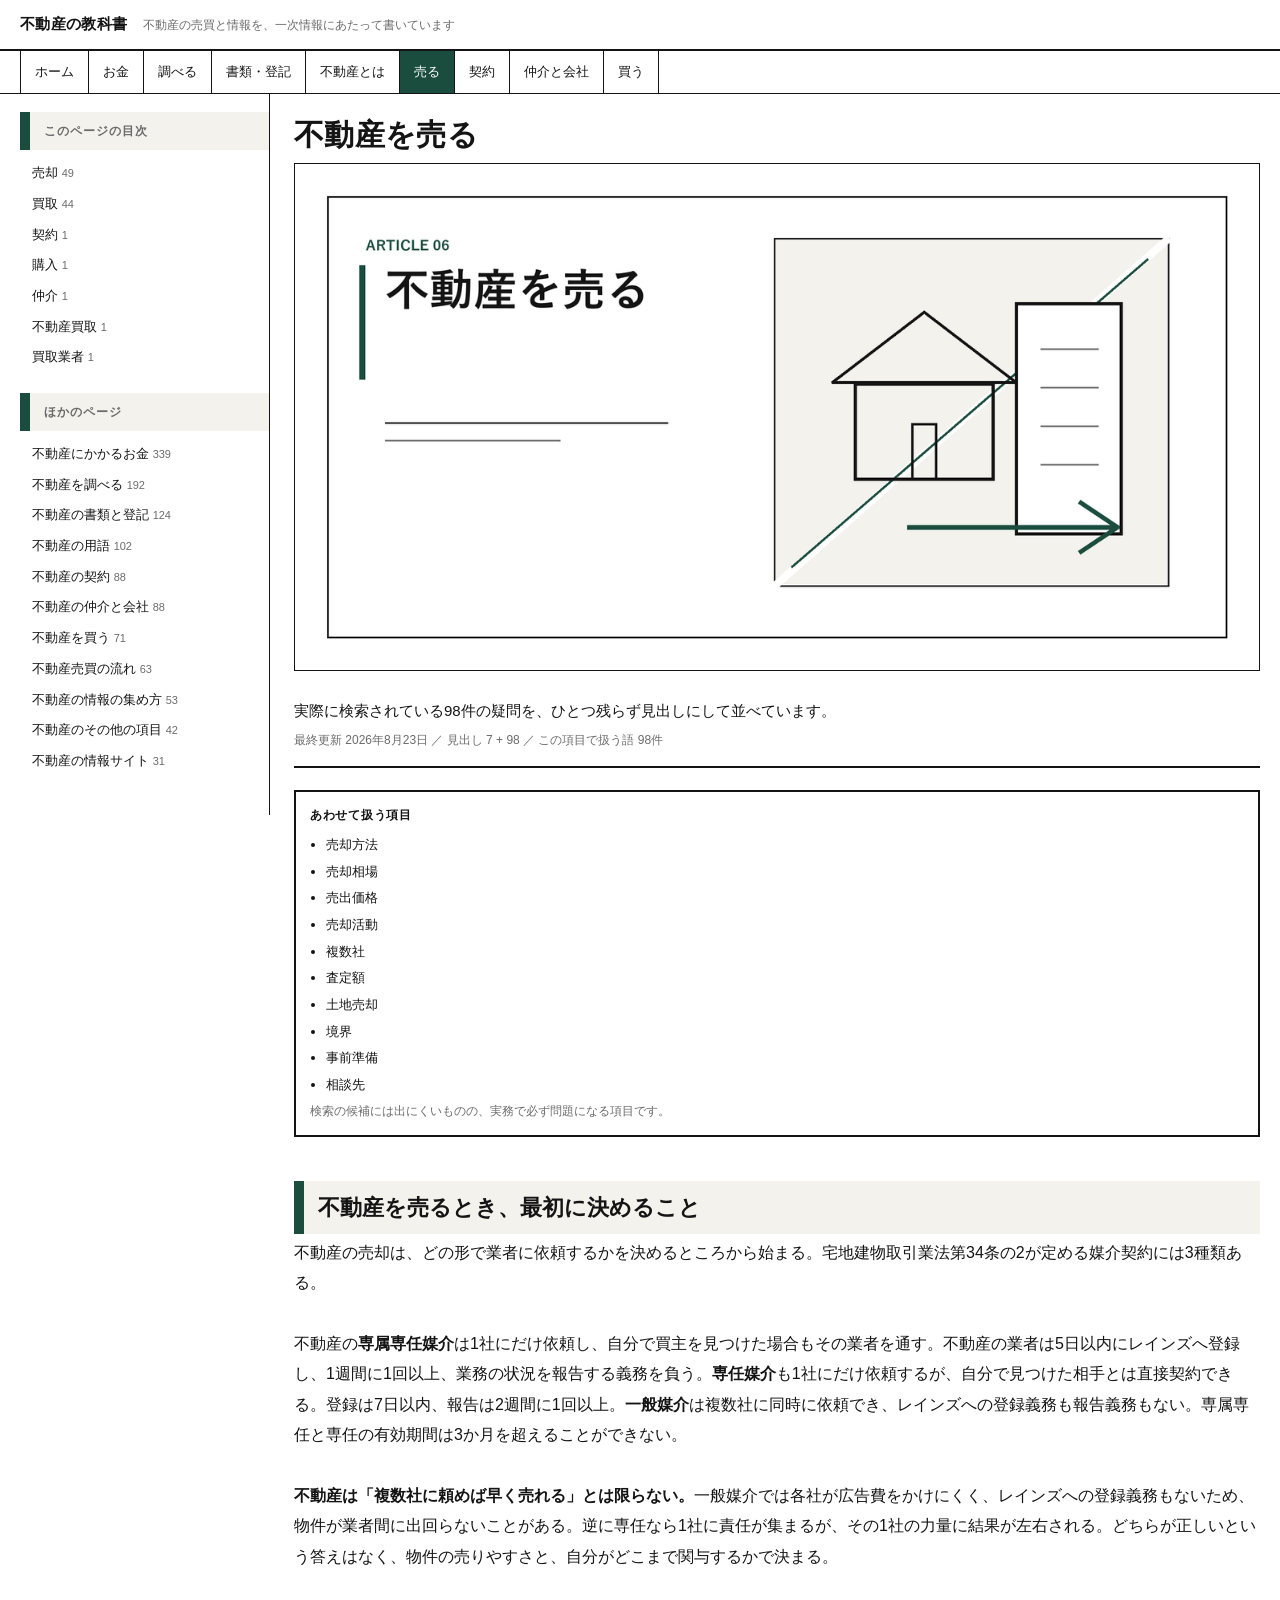
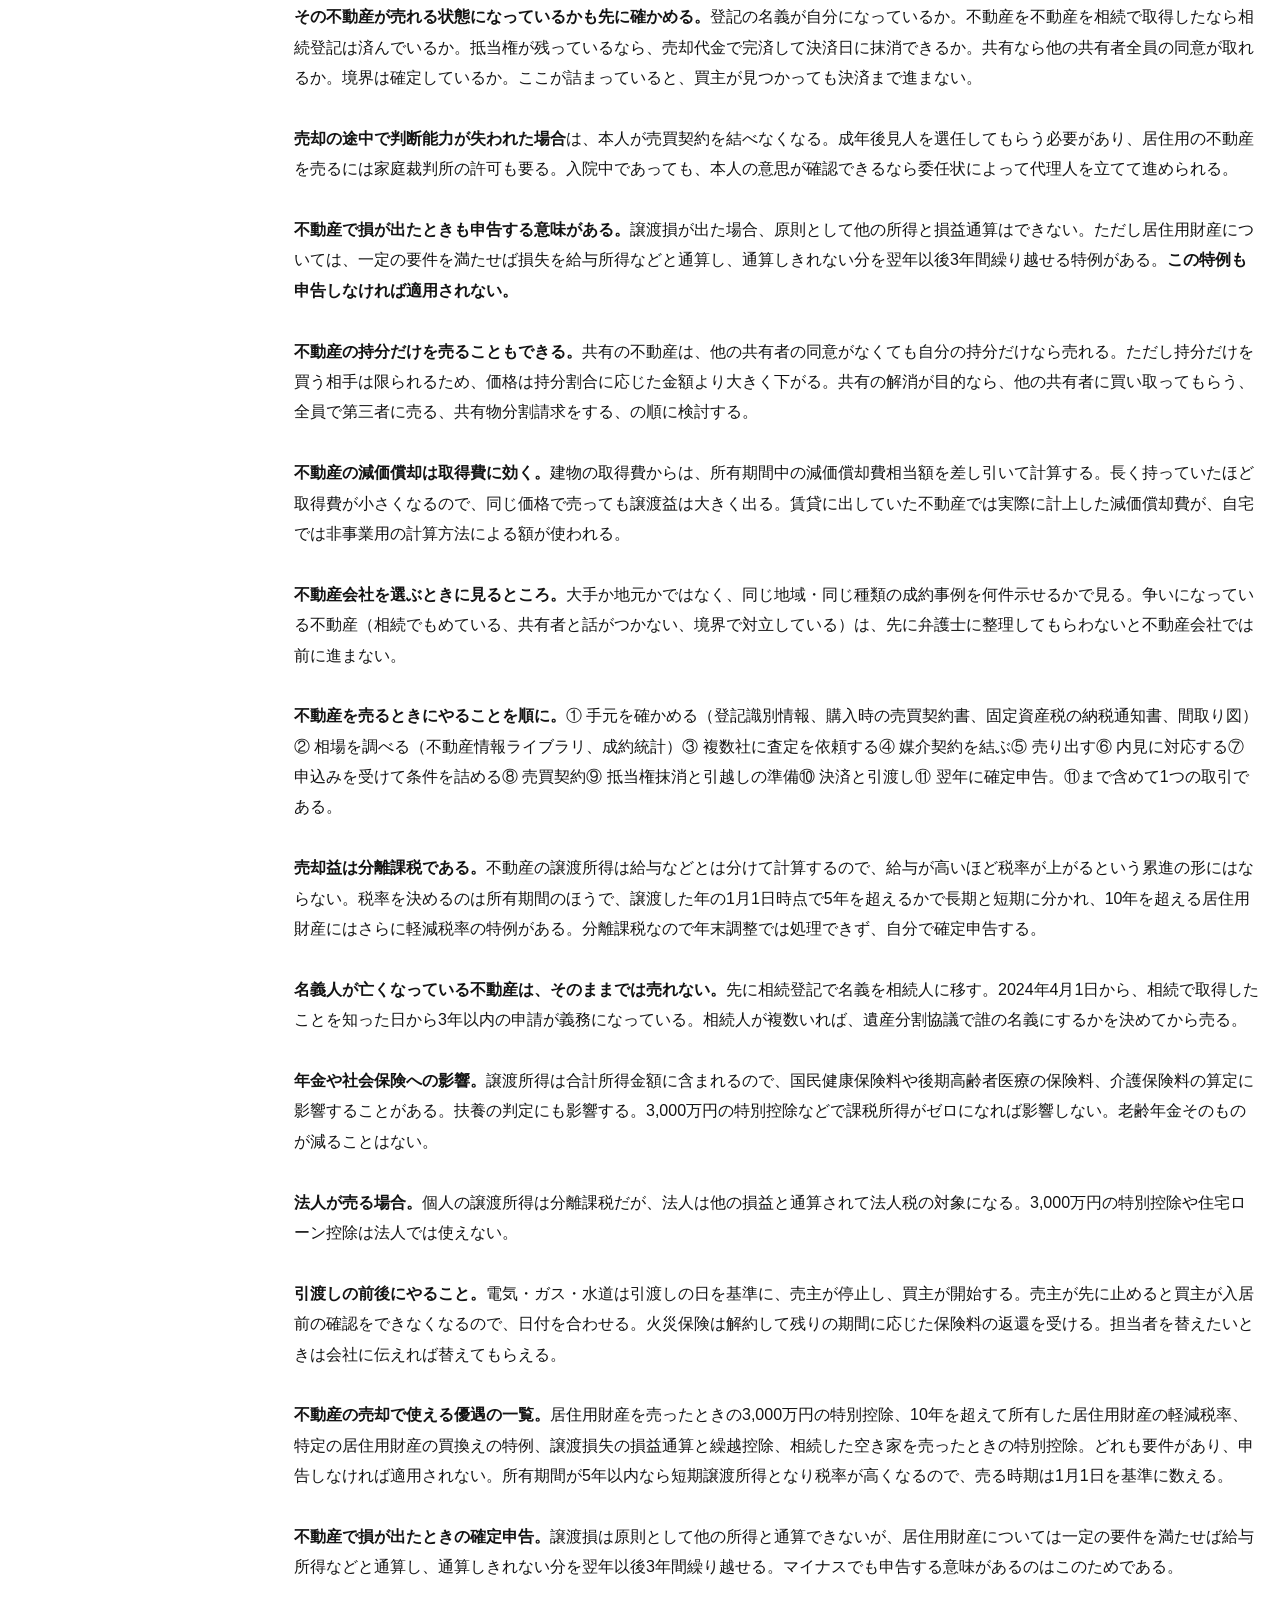
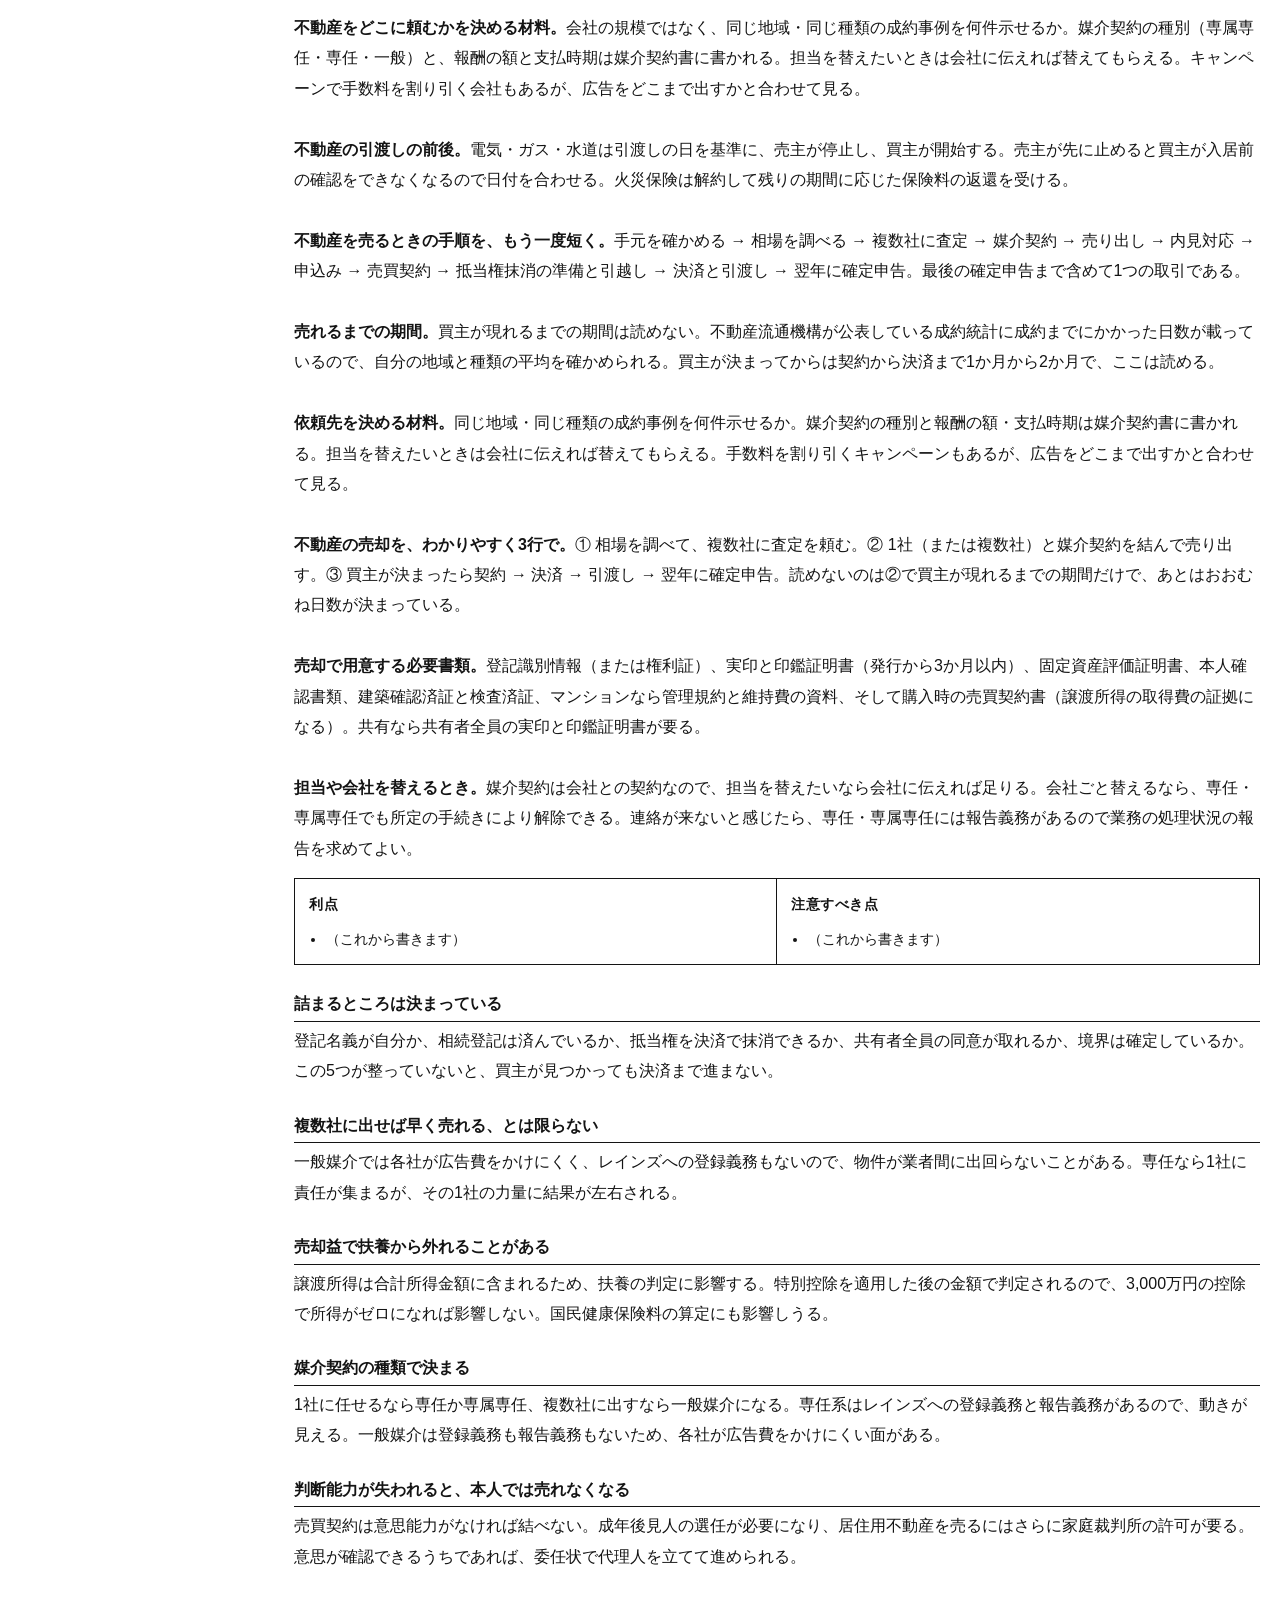
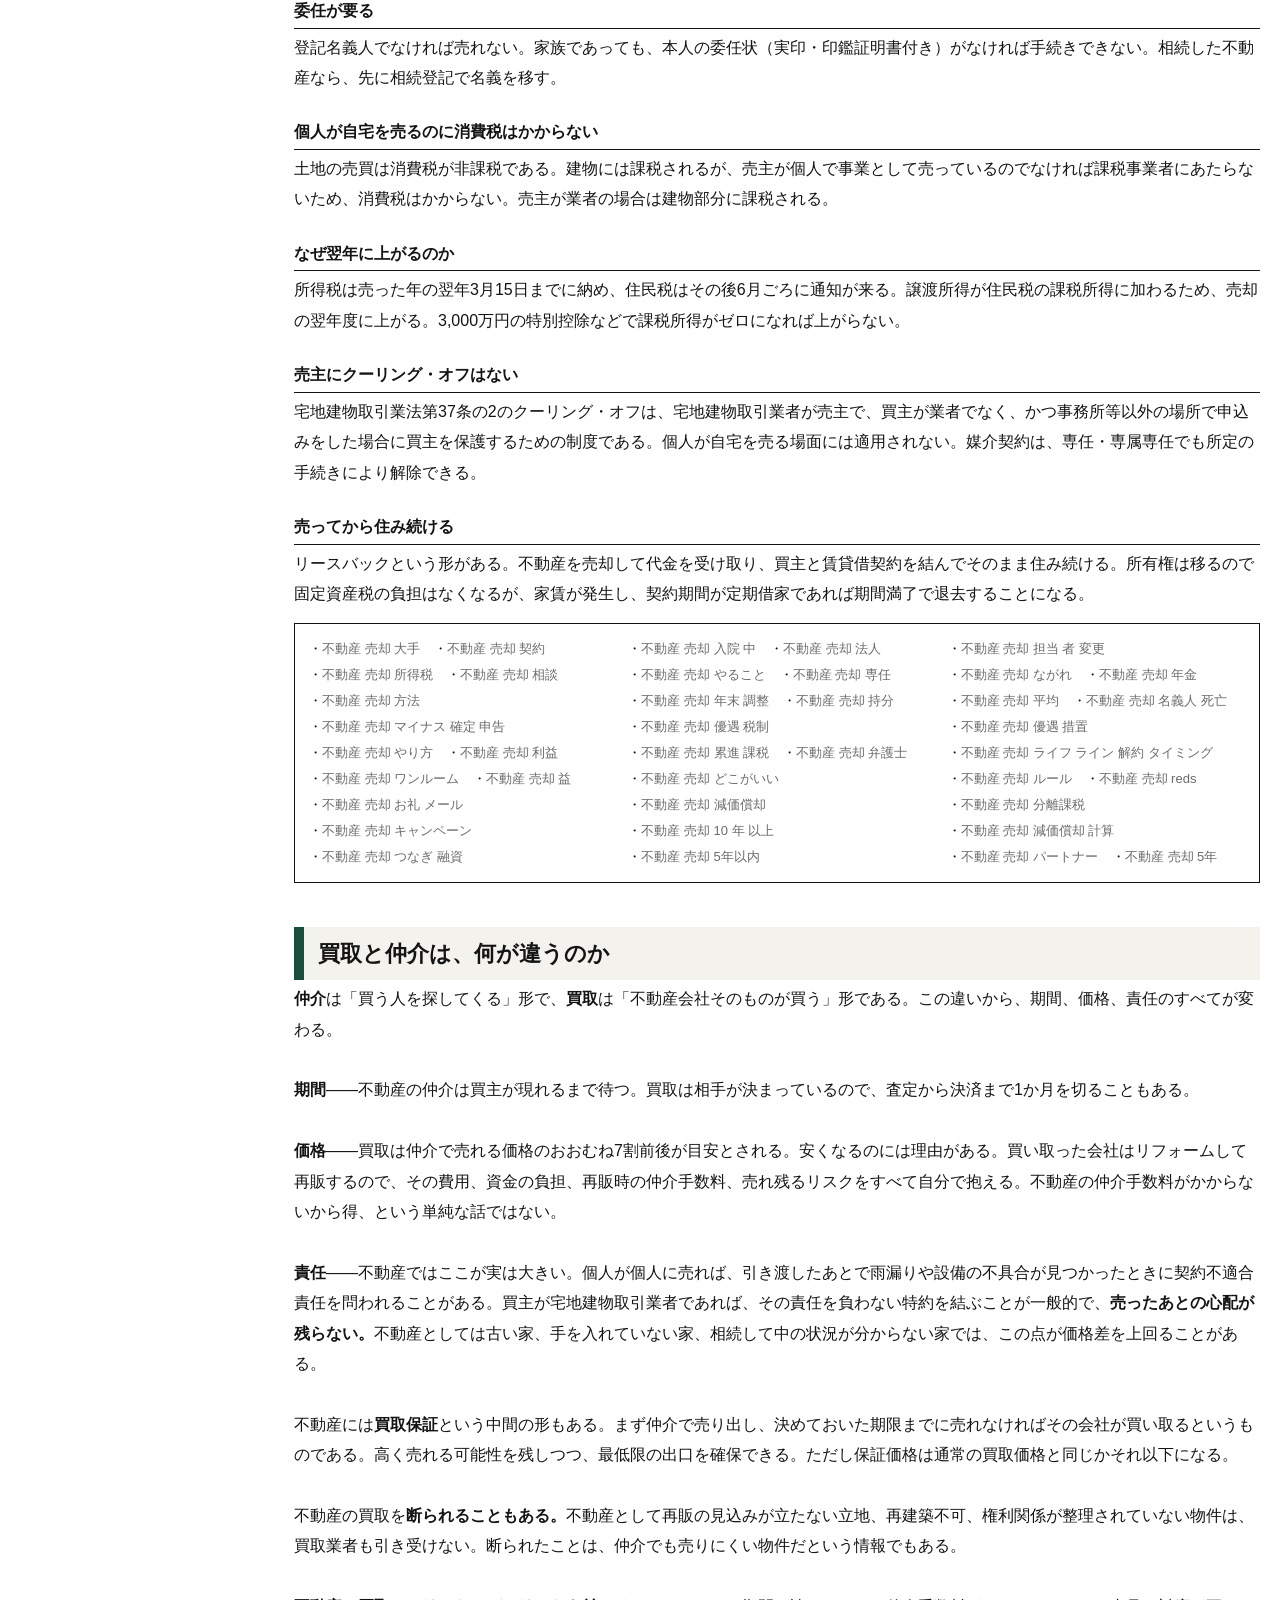
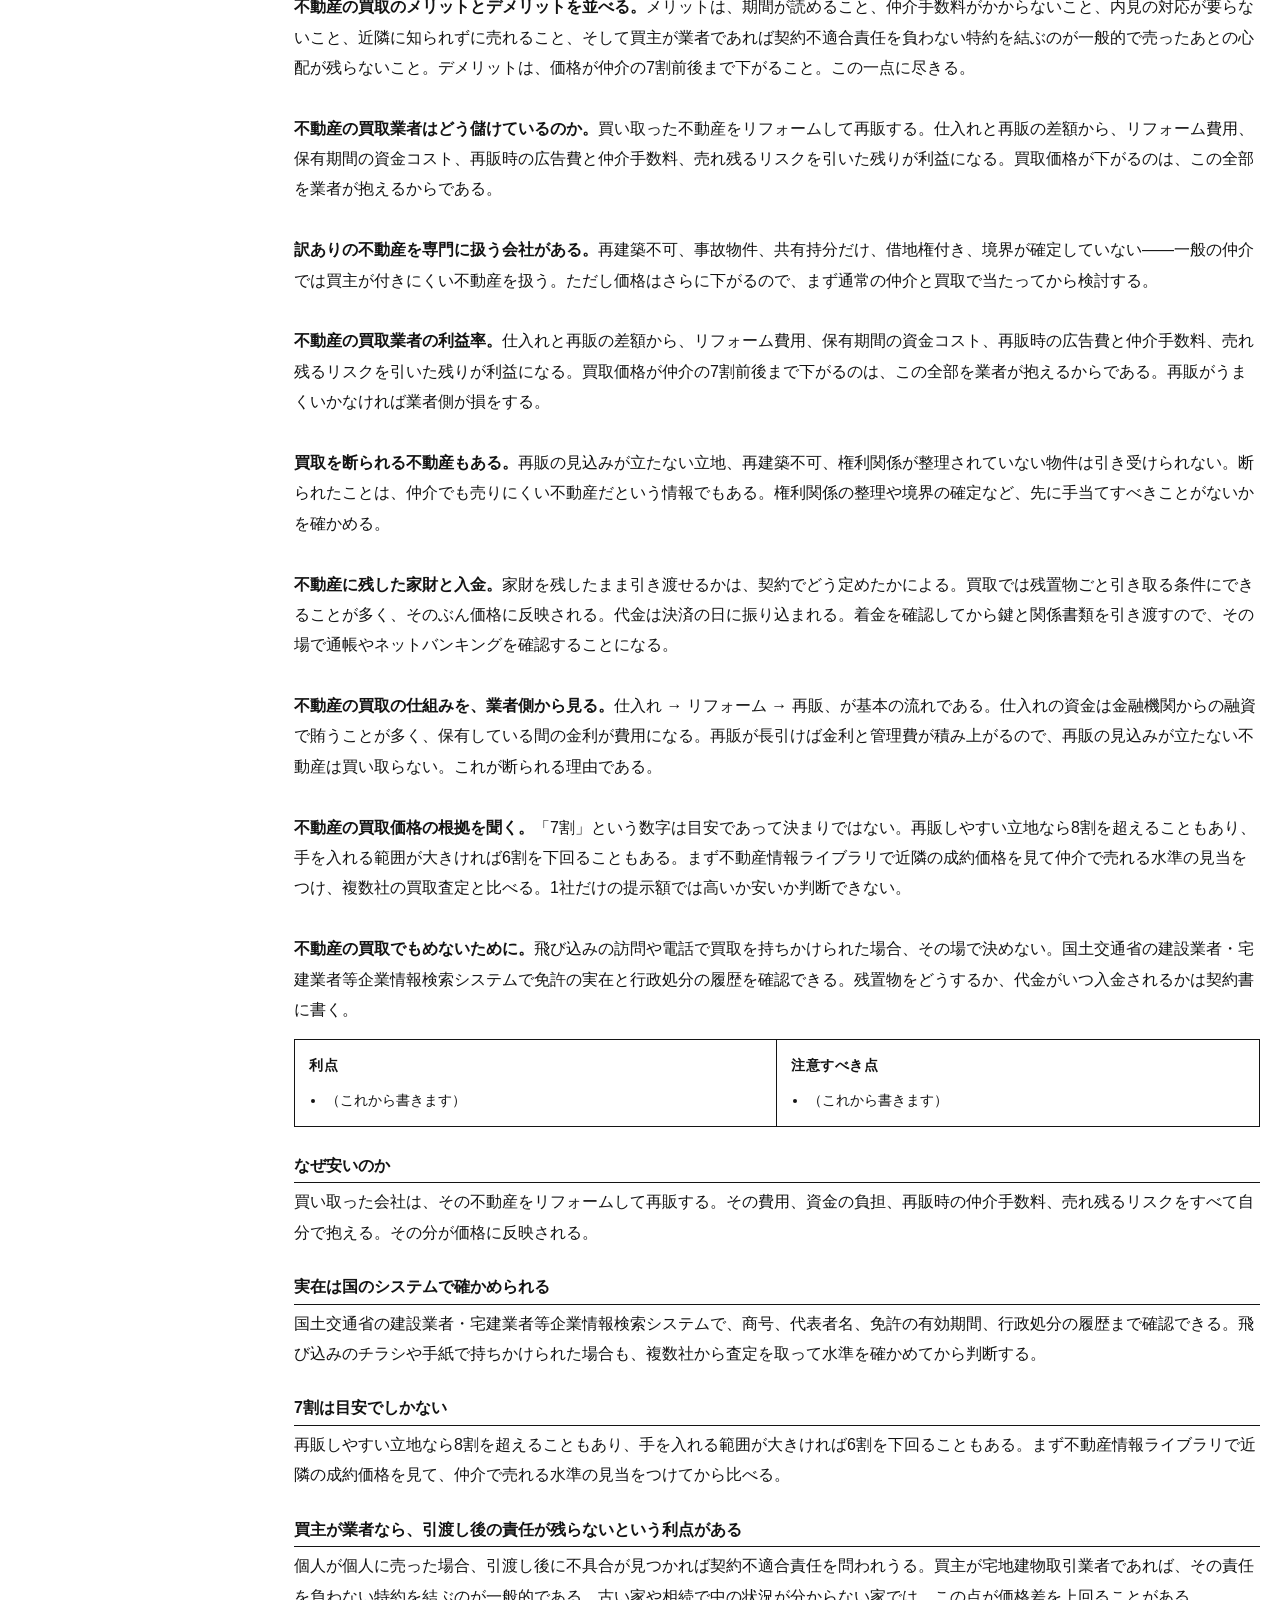
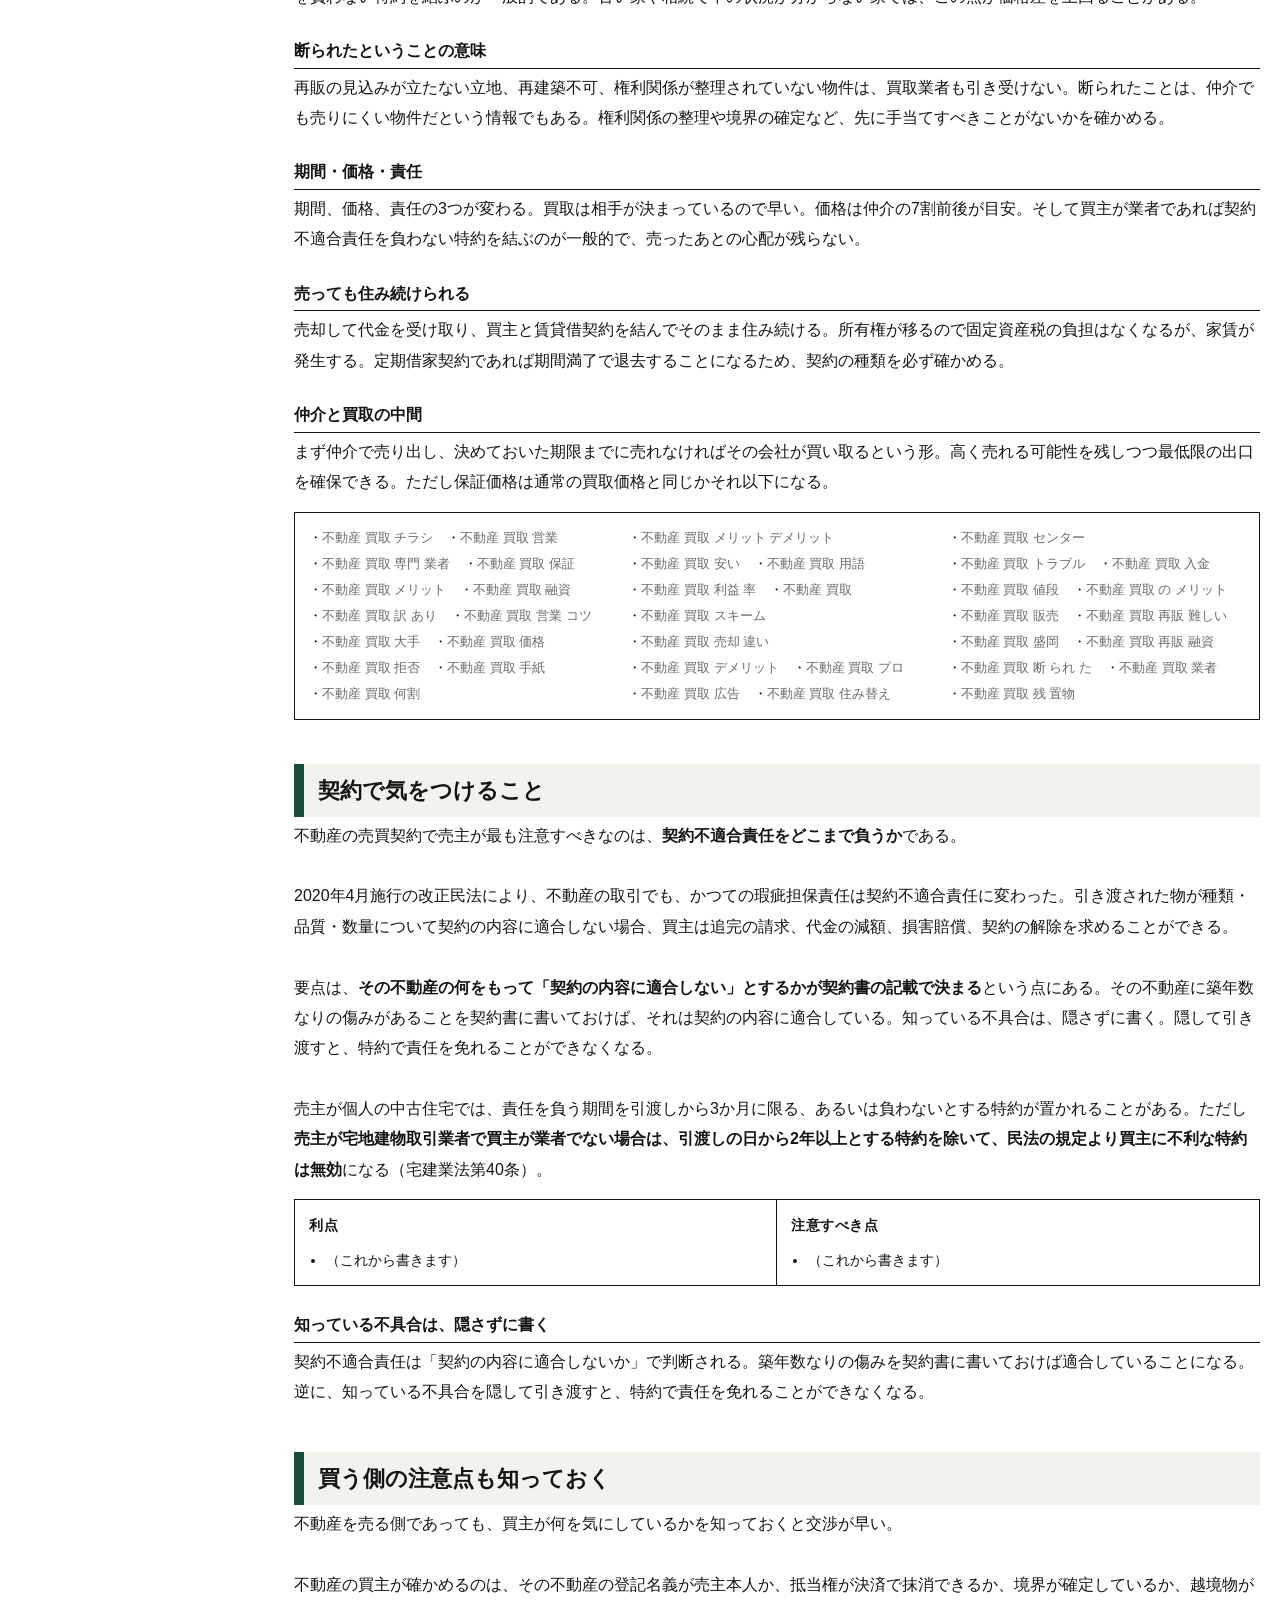
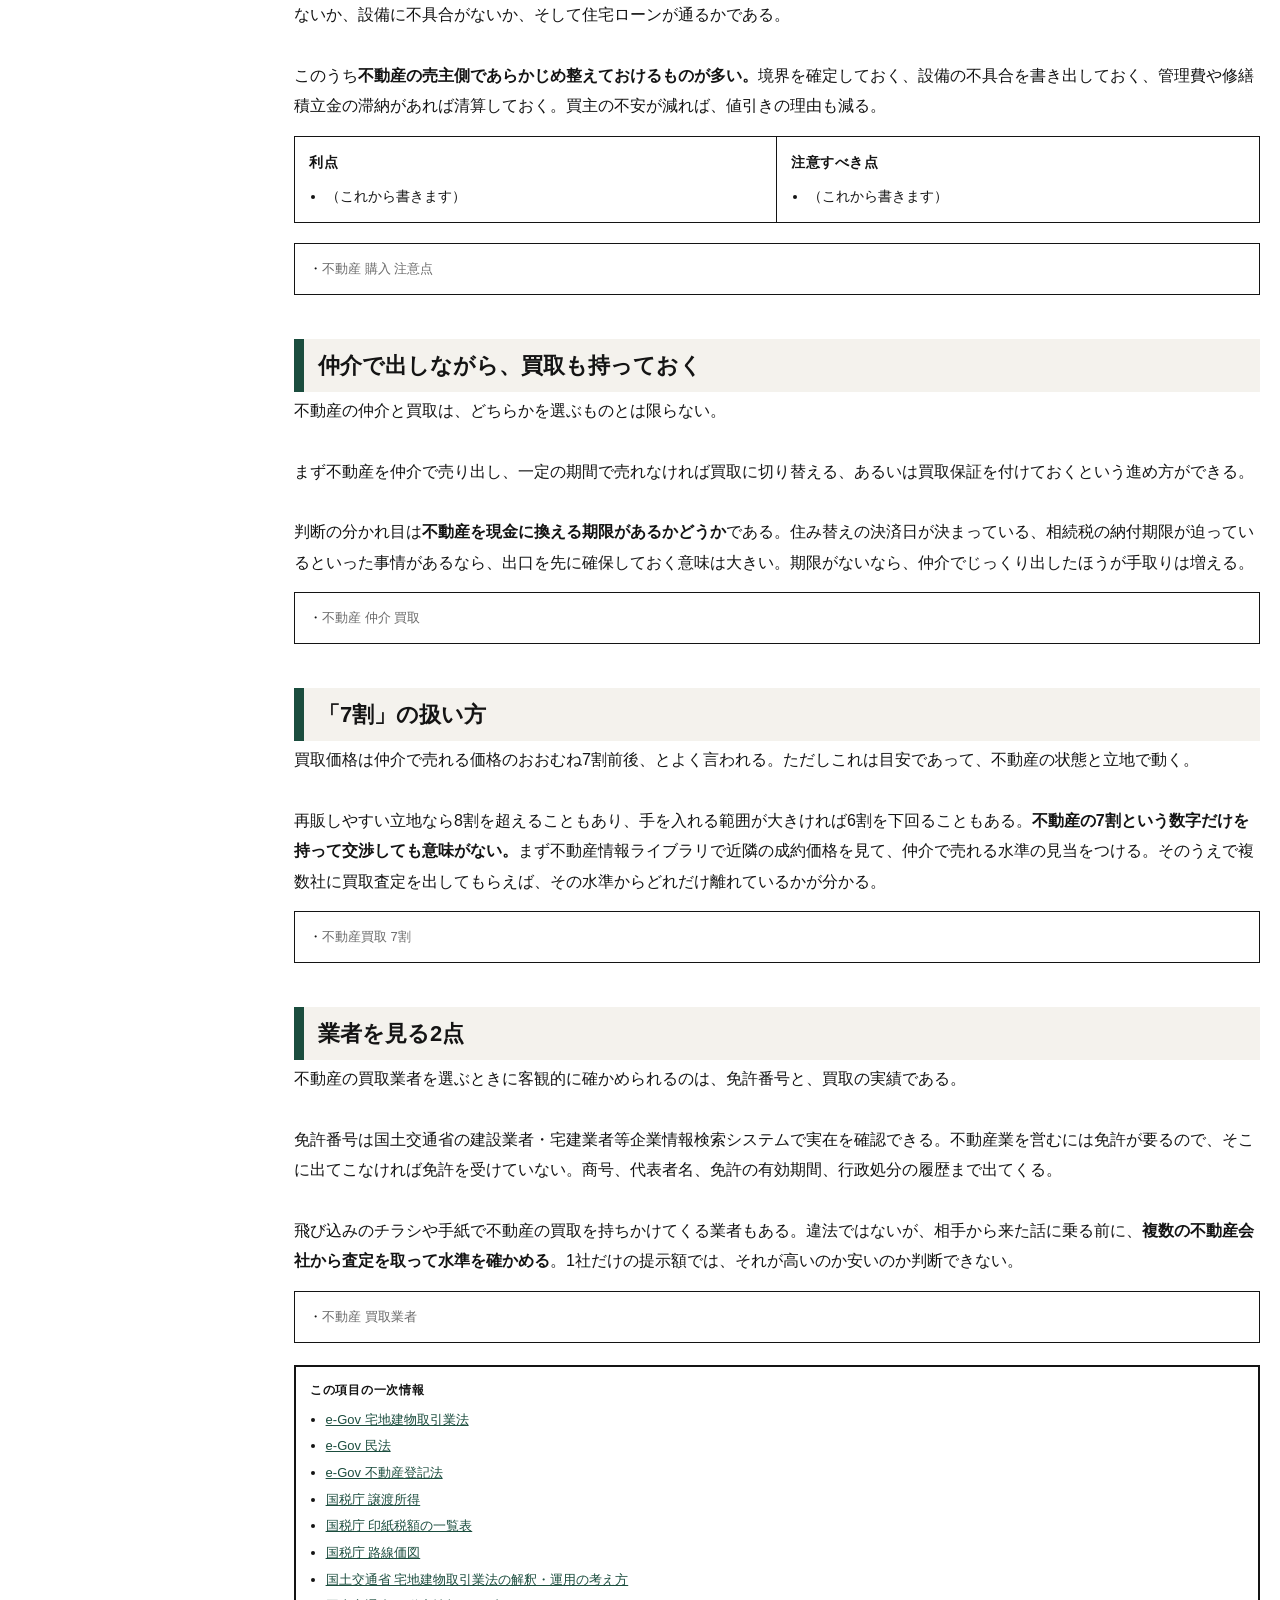
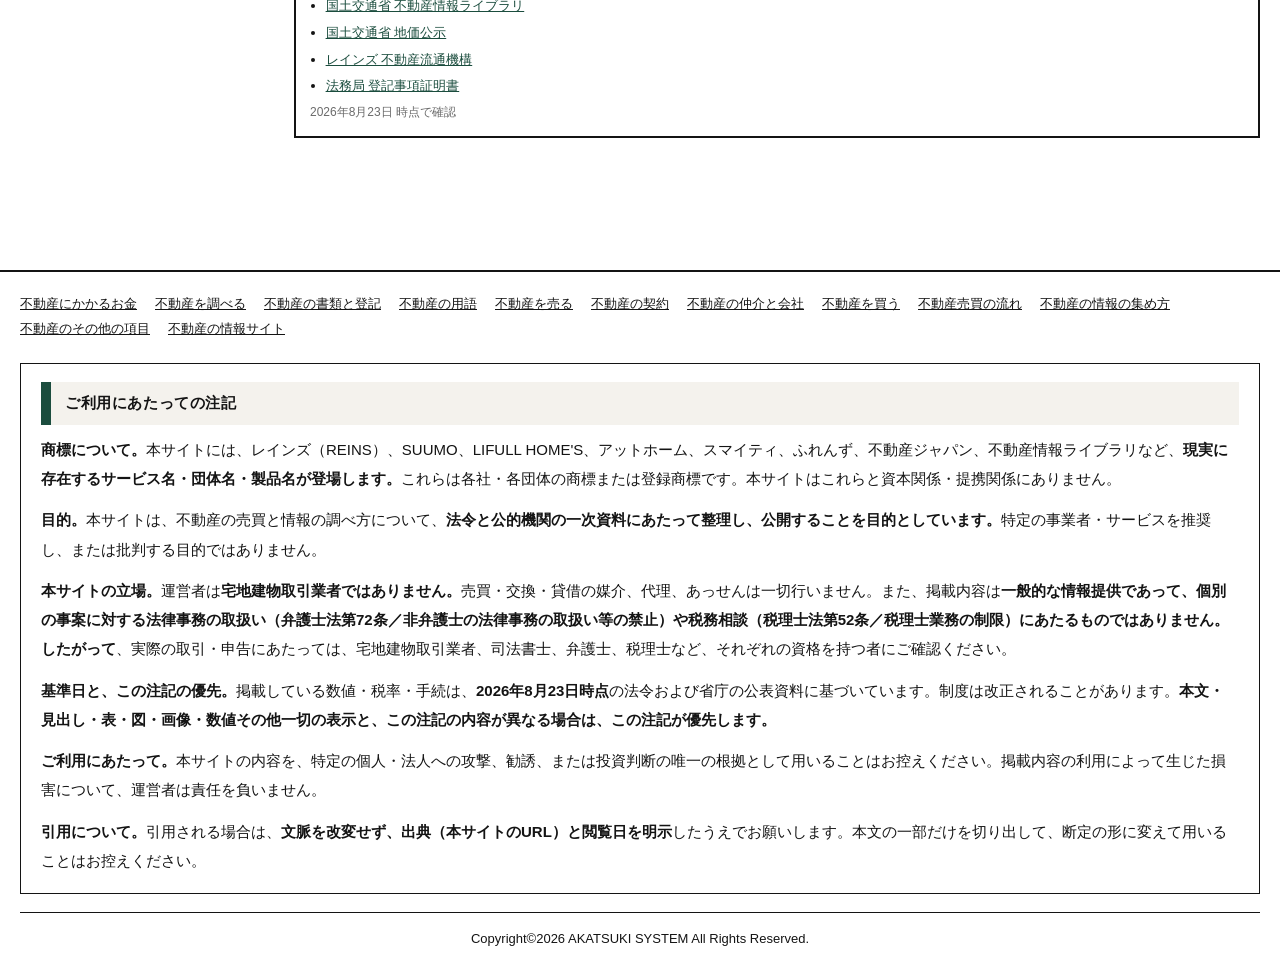
<file: sell/index.html>
<!doctype html>
<html lang="ja">
<head>
<meta charset="utf-8">
<meta name="viewport" content="width=device-width,initial-scale=1">
<title>売却の第一歩は、媒介契約3種のどれを選ぶかにある</title>
<meta name="description" content="一般・専任・専属専任で何が変わるのか。買取と仲介ではどちらが手元に残るか。売却益にかかる税と3,000万円の特別控除、5年を境に税率が変わる仕組み。査定を頼む前に読むと判断がぶれません">
<meta name="robots" content="index,follow,max-image-preview:large,max-snippet:-1,max-video-preview:-1">
<meta name="format-detection" content="telephone=no">
<meta name="theme-color" content="#1b4d3e">
<meta name="google-site-verification" content="yLRx-toV1wwOXIgkFKSKQW8SYN7P5XBVnxkAWqeWzIE">
<link rel="canonical" href="https://fudosan-akatsuki-system.work/sell/">
<meta property="og:locale" content="ja_JP">
<meta property="og:site_name" content="不動産の教科書">
<meta property="og:type" content="article">
<meta property="og:title" content="売却の第一歩は、媒介契約3種のどれを選ぶかにある">
<meta property="og:description" content="一般・専任・専属専任で何が変わるのか。買取と仲介ではどちらが手元に残るか。売却益にかかる税と3,000万円の特別控除、5年を境に税率が変わる仕組み。査定を頼む前に読むと判断がぶれません">
<meta property="og:url" content="https://fudosan-akatsuki-system.work/sell/">
<meta property="og:image" content="https://fudosan-akatsuki-system.work/img/og-v2/sell.jpg">
<meta property="og:image:secure_url" content="https://fudosan-akatsuki-system.work/img/og-v2/sell.jpg">
<meta property="og:image:type" content="image/jpeg">
<meta property="og:image:width" content="1200">
<meta property="og:image:height" content="630">
<meta property="og:image:alt" content="不動産を売る。媒介契約3種・買取と仲介・3,000万円控除">
<meta property="article:published_time" content="2026-08-23">
<meta property="article:modified_time" content="2026-08-23">
<meta name="twitter:card" content="summary_large_image">
<meta name="twitter:title" content="売却の第一歩は、媒介契約3種のどれを選ぶかにある">
<meta name="twitter:description" content="一般・専任・専属専任で何が変わるのか。買取と仲介ではどちらが手元に残るか。売却益にかかる税と3,000万円の特別控除、5年を境に税率が変わる仕組み。査定を頼む前に読むと判断がぶれません">
<meta name="twitter:image" content="https://fudosan-akatsuki-system.work/img/og-v2/sell.jpg">
<meta name="twitter:image:alt" content="不動産を売る。媒介契約3種・買取と仲介・3,000万円控除">
<link rel="icon" href="/favicon.ico" sizes="48x48">
<link rel="icon" type="image/png" sizes="48x48" href="/favicon-48x48.png">
<link rel="icon" type="image/png" sizes="32x32" href="/favicon-32x32.png">
<link rel="icon" type="image/png" sizes="16x16" href="/favicon-16x16.png">
<link rel="apple-touch-icon" sizes="180x180" href="/apple-touch-icon.png">
<link rel="manifest" href="/site.webmanifest">
<link rel="mask-icon" href="/safari-pinned-tab.svg" color="#1b4d3e">
<link rel="preload" as="style" href="/css/base.css">
<link rel="stylesheet" href="/css/base.css">
<script type="application/ld+json">{"@context": "https://schema.org", "@graph": [{"@type": "Organization", "@id": "https://fudosan-akatsuki-system.work/#org", "name": "不動産の教科書", "url": "https://fudosan-akatsuki-system.work/", "logo": {"@type": "ImageObject", "url": "https://fudosan-akatsuki-system.work/android-chrome-512x512.png", "width": 512, "height": 512}}, {"@type": "WebSite", "@id": "https://fudosan-akatsuki-system.work/#site", "name": "不動産の教科書", "url": "https://fudosan-akatsuki-system.work/", "inLanguage": "ja", "publisher": {"@id": "https://fudosan-akatsuki-system.work/#org"}}, {"@type": "Article", "@id": "https://fudosan-akatsuki-system.work/sell/#article", "headline": "不動産を売る", "description": "不動産を売るやり方と流れ。媒介契約3種（一般・専任・専属専任）の違いとレインズ登録の義務、買取は何割か、買取と仲介はどちらが得かではなく「いつまでに現金が要るか」で決まること、3,000万円控除、名義人の死亡、つなぎ融資、買取のスキームと拒否される理由まで解説します。買取のスキームと拒否される理由も扱います。", "inLanguage": "ja", "datePublished": "2026-08-23", "dateModified": "2026-08-23", "mainEntityOfPage": {"@type": "WebPage", "@id": "https://fudosan-akatsuki-system.work/sell/"}, "image": "https://fudosan-akatsuki-system.work/img/sell.png", "author": {"@id": "https://fudosan-akatsuki-system.work/#org"}, "publisher": {"@id": "https://fudosan-akatsuki-system.work/#org"}}, {"@type": "BreadcrumbList", "itemListElement": [{"@type": "ListItem", "position": 1, "name": "ホーム", "item": "https://fudosan-akatsuki-system.work/"}, {"@type": "ListItem", "position": 2, "name": "不動産を売る", "item": "https://fudosan-akatsuki-system.work/sell/"}]}]}</script>
</head>
<body>
<header class="head"><div class="in"><div class="site"><a href="/">不動産の教科書</a></div><div class="tag">不動産の売買と情報を、一次情報にあたって書いています</div></div></header>
<nav class="nav"><ul><li><a href="/">ホーム</a></li><li><a href="/money/">お金</a></li><li><a href="/research/">調べる</a></li><li><a href="/registry/">書類・登記</a></li><li><a href="/about/">不動産とは</a></li><li><a href="/sell/" aria-current="page">売る</a></li><li><a href="/contract/">契約</a></li><li><a href="/agent/">仲介と会社</a></li><li><a href="/buy/">買う</a></li></ul></nav>
<div class="wrap"><aside class="side"><h2>このページの目次</h2><ol><li><a href="#h2-0">売却 <span class="n">49</span></a></li><li><a href="#h2-1">買取 <span class="n">44</span></a></li><li><a href="#h2-2">契約 <span class="n">1</span></a></li><li><a href="#h2-3">購入 <span class="n">1</span></a></li><li><a href="#h2-4">仲介 <span class="n">1</span></a></li><li><a href="#h2-5">不動産買取 <span class="n">1</span></a></li><li><a href="#h2-6">買取業者 <span class="n">1</span></a></li></ol><h2>ほかのページ</h2><ol><li><a href="/money/">不動産にかかるお金 <span class="n">339</span></a></li><li><a href="/research/">不動産を調べる <span class="n">192</span></a></li><li><a href="/registry/">不動産の書類と登記 <span class="n">124</span></a></li><li><a href="/about/">不動産の用語 <span class="n">102</span></a></li><li><a href="/contract/">不動産の契約 <span class="n">88</span></a></li><li><a href="/agent/">不動産の仲介と会社 <span class="n">88</span></a></li><li><a href="/buy/">不動産を買う <span class="n">71</span></a></li><li><a href="/flow/">不動産売買の流れ <span class="n">63</span></a></li><li><a href="/sources/">不動産の情報の集め方 <span class="n">53</span></a></li><li><a href="/misc/">不動産のその他の項目 <span class="n">42</span></a></li><li><a href="/portals/">不動産の情報サイト <span class="n">31</span></a></li></ol></aside><main><h1>不動産を売る</h1><img class="eye" src="/img/sell.png" alt="不動産を売る｜売却の流れ、媒介契約3種、買取と仲介の違い" width="1200" height="630"><p class="lead">実際に検索されている98件の疑問を、ひとつ残らず見出しにして並べています。</p><p class="meta">最終更新 2026年8月23日 ／ 見出し 7 + 98 ／ この項目で扱う語 98件</p><div class="src"><b>あわせて扱う項目</b><ul><li>売却方法</li><li>売却相場</li><li>売出価格</li><li>売却活動</li><li>複数社</li><li>査定額</li><li>土地売却</li><li>境界</li><li>事前準備</li><li>相談先</li></ul><div class="asof">検索の候補には出にくいものの、実務で必ず問題になる項目です。</div></div><h2 id="h2-0">不動産を売るとき、最初に決めること</h2><p>不動産の売却は、どの形で業者に依頼するかを決めるところから始まる。宅地建物取引業法第34条の2が定める媒介契約には3種類ある。<br><br>不動産の<b>専属専任媒介</b>は1社にだけ依頼し、自分で買主を見つけた場合もその業者を通す。不動産の業者は5日以内にレインズへ登録し、1週間に1回以上、業務の状況を報告する義務を負う。<b>専任媒介</b>も1社にだけ依頼するが、自分で見つけた相手とは直接契約できる。登録は7日以内、報告は2週間に1回以上。<b>一般媒介</b>は複数社に同時に依頼でき、レインズへの登録義務も報告義務もない。専属専任と専任の有効期間は3か月を超えることができない。<br><br><b>不動産は「複数社に頼めば早く売れる」とは限らない。</b>一般媒介では各社が広告費をかけにくく、レインズへの登録義務もないため、物件が業者間に出回らないことがある。逆に専任なら1社に責任が集まるが、その1社の力量に結果が左右される。どちらが正しいという答えはなく、物件の売りやすさと、自分がどこまで関与するかで決まる。<br><br><b>その不動産が売れる状態になっているかも先に確かめる。</b>登記の名義が自分になっているか。不動産を不動産を相続で取得したなら相続登記は済んでいるか。抵当権が残っているなら、売却代金で完済して決済日に抹消できるか。共有なら他の共有者全員の同意が取れるか。境界は確定しているか。ここが詰まっていると、買主が見つかっても決済まで進まない。<br><br><b>売却の途中で判断能力が失われた場合</b>は、本人が売買契約を結べなくなる。成年後見人を選任してもらう必要があり、居住用の不動産を売るには家庭裁判所の許可も要る。入院中であっても、本人の意思が確認できるなら委任状によって代理人を立てて進められる。<br><br><b>不動産で損が出たときも申告する意味がある。</b>譲渡損が出た場合、原則として他の所得と損益通算はできない。ただし居住用財産については、一定の要件を満たせば損失を給与所得などと通算し、通算しきれない分を翌年以後3年間繰り越せる特例がある。<b>この特例も申告しなければ適用されない。</b><br><br><b>不動産の持分だけを売ることもできる。</b>共有の不動産は、他の共有者の同意がなくても自分の持分だけなら売れる。ただし持分だけを買う相手は限られるため、価格は持分割合に応じた金額より大きく下がる。共有の解消が目的なら、他の共有者に買い取ってもらう、全員で第三者に売る、共有物分割請求をする、の順に検討する。<br><br><b>不動産の減価償却は取得費に効く。</b>建物の取得費からは、所有期間中の減価償却費相当額を差し引いて計算する。長く持っていたほど取得費が小さくなるので、同じ価格で売っても譲渡益は大きく出る。賃貸に出していた不動産では実際に計上した減価償却費が、自宅では非事業用の計算方法による額が使われる。<br><br><b>不動産会社を選ぶときに見るところ。</b>大手か地元かではなく、同じ地域・同じ種類の成約事例を何件示せるかで見る。争いになっている不動産（相続でもめている、共有者と話がつかない、境界で対立している）は、先に弁護士に整理してもらわないと不動産会社では前に進まない。<br><br><b>不動産を売るときにやることを順に。</b>① 手元を確かめる（登記識別情報、購入時の売買契約書、固定資産税の納税通知書、間取り図）② 相場を調べる（不動産情報ライブラリ、成約統計）③ 複数社に査定を依頼する④ 媒介契約を結ぶ⑤ 売り出す⑥ 内見に対応する⑦ 申込みを受けて条件を詰める⑧ 売買契約⑨ 抵当権抹消と引越しの準備⑩ 決済と引渡し⑪ 翌年に確定申告。⑪まで含めて1つの取引である。<br><br><b>売却益は分離課税である。</b>不動産の譲渡所得は給与などとは分けて計算するので、給与が高いほど税率が上がるという累進の形にはならない。税率を決めるのは所有期間のほうで、譲渡した年の1月1日時点で5年を超えるかで長期と短期に分かれ、10年を超える居住用財産にはさらに軽減税率の特例がある。分離課税なので年末調整では処理できず、自分で確定申告する。<br><br><b>名義人が亡くなっている不動産は、そのままでは売れない。</b>先に相続登記で名義を相続人に移す。2024年4月1日から、相続で取得したことを知った日から3年以内の申請が義務になっている。相続人が複数いれば、遺産分割協議で誰の名義にするかを決めてから売る。<br><br><b>年金や社会保険への影響。</b>譲渡所得は合計所得金額に含まれるので、国民健康保険料や後期高齢者医療の保険料、介護保険料の算定に影響することがある。扶養の判定にも影響する。3,000万円の特別控除などで課税所得がゼロになれば影響しない。老齢年金そのものが減ることはない。<br><br><b>法人が売る場合。</b>個人の譲渡所得は分離課税だが、法人は他の損益と通算されて法人税の対象になる。3,000万円の特別控除や住宅ローン控除は法人では使えない。<br><br><b>引渡しの前後にやること。</b>電気・ガス・水道は引渡しの日を基準に、売主が停止し、買主が開始する。売主が先に止めると買主が入居前の確認をできなくなるので、日付を合わせる。火災保険は解約して残りの期間に応じた保険料の返還を受ける。担当者を替えたいときは会社に伝えれば替えてもらえる。<br><br><b>不動産の売却で使える優遇の一覧。</b>居住用財産を売ったときの3,000万円の特別控除、10年を超えて所有した居住用財産の軽減税率、特定の居住用財産の買換えの特例、譲渡損失の損益通算と繰越控除、相続した空き家を売ったときの特別控除。どれも要件があり、申告しなければ適用されない。所有期間が5年以内なら短期譲渡所得となり税率が高くなるので、売る時期は1月1日を基準に数える。<br><br><b>不動産で損が出たときの確定申告。</b>譲渡損は原則として他の所得と通算できないが、居住用財産については一定の要件を満たせば給与所得などと通算し、通算しきれない分を翌年以後3年間繰り越せる。マイナスでも申告する意味があるのはこのためである。<br><br><b>不動産をどこに頼むかを決める材料。</b>会社の規模ではなく、同じ地域・同じ種類の成約事例を何件示せるか。媒介契約の種別（専属専任・専任・一般）と、報酬の額と支払時期は媒介契約書に書かれる。担当を替えたいときは会社に伝えれば替えてもらえる。キャンペーンで手数料を割り引く会社もあるが、広告をどこまで出すかと合わせて見る。<br><br><b>不動産の引渡しの前後。</b>電気・ガス・水道は引渡しの日を基準に、売主が停止し、買主が開始する。売主が先に止めると買主が入居前の確認をできなくなるので日付を合わせる。火災保険は解約して残りの期間に応じた保険料の返還を受ける。<br><br><b>不動産を売るときの手順を、もう一度短く。</b>手元を確かめる → 相場を調べる → 複数社に査定 → 媒介契約 → 売り出し → 内見対応 → 申込み → 売買契約 → 抵当権抹消の準備と引越し → 決済と引渡し → 翌年に確定申告。最後の確定申告まで含めて1つの取引である。<br><br><b>売れるまでの期間。</b>買主が現れるまでの期間は読めない。不動産流通機構が公表している成約統計に成約までにかかった日数が載っているので、自分の地域と種類の平均を確かめられる。買主が決まってからは契約から決済まで1か月から2か月で、ここは読める。<br><br><b>依頼先を決める材料。</b>同じ地域・同じ種類の成約事例を何件示せるか。媒介契約の種別と報酬の額・支払時期は媒介契約書に書かれる。担当を替えたいときは会社に伝えれば替えてもらえる。手数料を割り引くキャンペーンもあるが、広告をどこまで出すかと合わせて見る。<br><br><b>不動産の売却を、わかりやすく3行で。</b>① 相場を調べて、複数社に査定を頼む。② 1社（または複数社）と媒介契約を結んで売り出す。③ 買主が決まったら契約 → 決済 → 引渡し → 翌年に確定申告。読めないのは②で買主が現れるまでの期間だけで、あとはおおむね日数が決まっている。<br><br><b>売却で用意する必要書類。</b>登記識別情報（または権利証）、実印と印鑑証明書（発行から3か月以内）、固定資産評価証明書、本人確認書類、建築確認済証と検査済証、マンションなら管理規約と維持費の資料、そして購入時の売買契約書（譲渡所得の取得費の証拠になる）。共有なら共有者全員の実印と印鑑証明書が要る。<br><br><b>担当や会社を替えるとき。</b>媒介契約は会社との契約なので、担当を替えたいなら会社に伝えれば足りる。会社ごと替えるなら、専任・専属専任でも所定の手続きにより解除できる。連絡が来ないと感じたら、専任・専属専任には報告義務があるので業務の処理状況の報告を求めてよい。</p><div class="md"><div><h4>利点</h4><ul><li>（これから書きます）</li></ul></div><div><h4>注意すべき点</h4><ul><li>（これから書きます）</li></ul></div></div><h3>詰まるところは決まっている</h3><p>登記名義が自分か、相続登記は済んでいるか、抵当権を決済で抹消できるか、共有者全員の同意が取れるか、境界は確定しているか。この5つが整っていないと、買主が見つかっても決済まで進まない。</p><h3>複数社に出せば早く売れる、とは限らない</h3><p>一般媒介では各社が広告費をかけにくく、レインズへの登録義務もないので、物件が業者間に出回らないことがある。専任なら1社に責任が集まるが、その1社の力量に結果が左右される。</p><h3>売却益で扶養から外れることがある</h3><p>譲渡所得は合計所得金額に含まれるため、扶養の判定に影響する。特別控除を適用した後の金額で判定されるので、3,000万円の控除で所得がゼロになれば影響しない。国民健康保険料の算定にも影響しうる。</p><h3>媒介契約の種類で決まる</h3><p>1社に任せるなら専任か専属専任、複数社に出すなら一般媒介になる。専任系はレインズへの登録義務と報告義務があるので、動きが見える。一般媒介は登録義務も報告義務もないため、各社が広告費をかけにくい面がある。</p><h3>判断能力が失われると、本人では売れなくなる</h3><p>売買契約は意思能力がなければ結べない。成年後見人の選任が必要になり、居住用不動産を売るにはさらに家庭裁判所の許可が要る。意思が確認できるうちであれば、委任状で代理人を立てて進められる。</p><h3>委任が要る</h3><p>登記名義人でなければ売れない。家族であっても、本人の委任状（実印・印鑑証明書付き）がなければ手続きできない。相続した不動産なら、先に相続登記で名義を移す。</p><h3>個人が自宅を売るのに消費税はかからない</h3><p>土地の売買は消費税が非課税である。建物には課税されるが、売主が個人で事業として売っているのでなければ課税事業者にあたらないため、消費税はかからない。売主が業者の場合は建物部分に課税される。</p><h3>なぜ翌年に上がるのか</h3><p>所得税は売った年の翌年3月15日までに納め、住民税はその後6月ごろに通知が来る。譲渡所得が住民税の課税所得に加わるため、売却の翌年度に上がる。3,000万円の特別控除などで課税所得がゼロになれば上がらない。</p><h3>売主にクーリング・オフはない</h3><p>宅地建物取引業法第37条の2のクーリング・オフは、宅地建物取引業者が売主で、買主が業者でなく、かつ事務所等以外の場所で申込みをした場合に買主を保護するための制度である。個人が自宅を売る場面には適用されない。媒介契約は、専任・専属専任でも所定の手続きにより解除できる。</p><h3>売ってから住み続ける</h3><p>リースバックという形がある。不動産を売却して代金を受け取り、買主と賃貸借契約を結んでそのまま住み続ける。所有権は移るので固定資産税の負担はなくなるが、家賃が発生し、契約期間が定期借家であれば期間満了で退去することになる。</p><div class="words"><span>不動産 売却 大手</span><span>不動産 売却 契約</span><span>不動産 売却 所得税</span><span>不動産 売却 相談</span><span>不動産 売却 方法</span><span>不動産 売却 マイナス 確定 申告</span><span>不動産 売却 やり方</span><span>不動産 売却 利益</span><span>不動産 売却 ワンルーム</span><span>不動産 売却 益</span><span>不動産 売却 お礼 メール</span><span>不動産 売却 キャンペーン</span><span>不動産 売却 つなぎ 融資</span><span>不動産 売却 入院 中</span><span>不動産 売却 法人</span><span>不動産 売却 やること</span><span>不動産 売却 専任</span><span>不動産 売却 年末 調整</span><span>不動産 売却 持分</span><span>不動産 売却 優遇 税制</span><span>不動産 売却 累進 課税</span><span>不動産 売却 弁護士</span><span>不動産 売却 どこがいい</span><span>不動産 売却 減価償却</span><span>不動産 売却 10 年 以上</span><span>不動産 売却 5年以内</span><span>不動産 売却 担当 者 変更</span><span>不動産 売却 ながれ</span><span>不動産 売却 年金</span><span>不動産 売却 平均</span><span>不動産 売却 名義人 死亡</span><span>不動産 売却 優遇 措置</span><span>不動産 売却 ライフ ライン 解約 タイミング</span><span>不動産 売却 ルール</span><span>不動産 売却 reds</span><span>不動産 売却 分離課税</span><span>不動産 売却 減価償却 計算</span><span>不動産 売却 パートナー</span><span>不動産 売却 5年</span></div><h2 id="h2-1">買取と仲介は、何が違うのか</h2><p><b>仲介</b>は「買う人を探してくる」形で、<b>買取</b>は「不動産会社そのものが買う」形である。この違いから、期間、価格、責任のすべてが変わる。<br><br><b>期間</b>——不動産の仲介は買主が現れるまで待つ。買取は相手が決まっているので、査定から決済まで1か月を切ることもある。<br><br><b>価格</b>——買取は仲介で売れる価格のおおむね7割前後が目安とされる。安くなるのには理由がある。買い取った会社はリフォームして再販するので、その費用、資金の負担、再販時の仲介手数料、売れ残るリスクをすべて自分で抱える。不動産の仲介手数料がかからないから得、という単純な話ではない。<br><br><b>責任</b>——不動産ではここが実は大きい。個人が個人に売れば、引き渡したあとで雨漏りや設備の不具合が見つかったときに契約不適合責任を問われることがある。買主が宅地建物取引業者であれば、その責任を負わない特約を結ぶことが一般的で、<b>売ったあとの心配が残らない。</b>不動産としては古い家、手を入れていない家、相続して中の状況が分からない家では、この点が価格差を上回ることがある。<br><br>不動産には<b>買取保証</b>という中間の形もある。まず仲介で売り出し、決めておいた期限までに売れなければその会社が買い取るというものである。高く売れる可能性を残しつつ、最低限の出口を確保できる。ただし保証価格は通常の買取価格と同じかそれ以下になる。<br><br>不動産の買取を<b>断られることもある。</b>不動産として再販の見込みが立たない立地、再建築不可、権利関係が整理されていない物件は、買取業者も引き受けない。断られたことは、仲介でも売りにくい物件だという情報でもある。<br><br><b>不動産の買取のメリットとデメリットを並べる。</b>メリットは、期間が読めること、仲介手数料がかからないこと、内見の対応が要らないこと、近隣に知られずに売れること、そして買主が業者であれば契約不適合責任を負わない特約を結ぶのが一般的で売ったあとの心配が残らないこと。デメリットは、価格が仲介の7割前後まで下がること。この一点に尽きる。<br><br><b>不動産の買取業者はどう儲けているのか。</b>買い取った不動産をリフォームして再販する。仕入れと再販の差額から、リフォーム費用、保有期間の資金コスト、再販時の広告費と仲介手数料、売れ残るリスクを引いた残りが利益になる。買取価格が下がるのは、この全部を業者が抱えるからである。<br><br><b>訳ありの不動産を専門に扱う会社がある。</b>再建築不可、事故物件、共有持分だけ、借地権付き、境界が確定していない——一般の仲介では買主が付きにくい不動産を扱う。ただし価格はさらに下がるので、まず通常の仲介と買取で当たってから検討する。<br><br><b>不動産の買取業者の利益率。</b>仕入れと再販の差額から、リフォーム費用、保有期間の資金コスト、再販時の広告費と仲介手数料、売れ残るリスクを引いた残りが利益になる。買取価格が仲介の7割前後まで下がるのは、この全部を業者が抱えるからである。再販がうまくいかなければ業者側が損をする。<br><br><b>買取を断られる不動産もある。</b>再販の見込みが立たない立地、再建築不可、権利関係が整理されていない物件は引き受けられない。断られたことは、仲介でも売りにくい不動産だという情報でもある。権利関係の整理や境界の確定など、先に手当てすべきことがないかを確かめる。<br><br><b>不動産に残した家財と入金。</b>家財を残したまま引き渡せるかは、契約でどう定めたかによる。買取では残置物ごと引き取る条件にできることが多く、そのぶん価格に反映される。代金は決済の日に振り込まれる。着金を確認してから鍵と関係書類を引き渡すので、その場で通帳やネットバンキングを確認することになる。<br><br><b>不動産の買取の仕組みを、業者側から見る。</b>仕入れ → リフォーム → 再販、が基本の流れである。仕入れの資金は金融機関からの融資で賄うことが多く、保有している間の金利が費用になる。再販が長引けば金利と管理費が積み上がるので、再販の見込みが立たない不動産は買い取らない。これが断られる理由である。<br><br><b>不動産の買取価格の根拠を聞く。</b>「7割」という数字は目安であって決まりではない。再販しやすい立地なら8割を超えることもあり、手を入れる範囲が大きければ6割を下回ることもある。まず不動産情報ライブラリで近隣の成約価格を見て仲介で売れる水準の見当をつけ、複数社の買取査定と比べる。1社だけの提示額では高いか安いか判断できない。<br><br><b>不動産の買取でもめないために。</b>飛び込みの訪問や電話で買取を持ちかけられた場合、その場で決めない。国土交通省の建設業者・宅建業者等企業情報検索システムで免許の実在と行政処分の履歴を確認できる。残置物をどうするか、代金がいつ入金されるかは契約書に書く。</p><div class="md"><div><h4>利点</h4><ul><li>（これから書きます）</li></ul></div><div><h4>注意すべき点</h4><ul><li>（これから書きます）</li></ul></div></div><h3>なぜ安いのか</h3><p>買い取った会社は、その不動産をリフォームして再販する。その費用、資金の負担、再販時の仲介手数料、売れ残るリスクをすべて自分で抱える。その分が価格に反映される。</p><h3>実在は国のシステムで確かめられる</h3><p>国土交通省の建設業者・宅建業者等企業情報検索システムで、商号、代表者名、免許の有効期間、行政処分の履歴まで確認できる。飛び込みのチラシや手紙で持ちかけられた場合も、複数社から査定を取って水準を確かめてから判断する。</p><h3>7割は目安でしかない</h3><p>再販しやすい立地なら8割を超えることもあり、手を入れる範囲が大きければ6割を下回ることもある。まず不動産情報ライブラリで近隣の成約価格を見て、仲介で売れる水準の見当をつけてから比べる。</p><h3>買主が業者なら、引渡し後の責任が残らないという利点がある</h3><p>個人が個人に売った場合、引渡し後に不具合が見つかれば契約不適合責任を問われうる。買主が宅地建物取引業者であれば、その責任を負わない特約を結ぶのが一般的である。古い家や相続で中の状況が分からない家では、この点が価格差を上回ることがある。</p><h3>断られたということの意味</h3><p>再販の見込みが立たない立地、再建築不可、権利関係が整理されていない物件は、買取業者も引き受けない。断られたことは、仲介でも売りにくい物件だという情報でもある。権利関係の整理や境界の確定など、先に手当てすべきことがないかを確かめる。</p><h3>期間・価格・責任</h3><p>期間、価格、責任の3つが変わる。買取は相手が決まっているので早い。価格は仲介の7割前後が目安。そして買主が業者であれば契約不適合責任を負わない特約を結ぶのが一般的で、売ったあとの心配が残らない。</p><h3>売っても住み続けられる</h3><p>売却して代金を受け取り、買主と賃貸借契約を結んでそのまま住み続ける。所有権が移るので固定資産税の負担はなくなるが、家賃が発生する。定期借家契約であれば期間満了で退去することになるため、契約の種類を必ず確かめる。</p><h3>仲介と買取の中間</h3><p>まず仲介で売り出し、決めておいた期限までに売れなければその会社が買い取るという形。高く売れる可能性を残しつつ最低限の出口を確保できる。ただし保証価格は通常の買取価格と同じかそれ以下になる。</p><div class="words"><span>不動産 買取 チラシ</span><span>不動産 買取 営業</span><span>不動産 買取 専門 業者</span><span>不動産 買取 保証</span><span>不動産 買取 メリット</span><span>不動産 買取 融資</span><span>不動産 買取 訳 あり</span><span>不動産 買取 営業 コツ</span><span>不動産 買取 大手</span><span>不動産 買取 価格</span><span>不動産 買取 拒否</span><span>不動産 買取 手紙</span><span>不動産 買取 何割</span><span>不動産 買取 メリット デメリット</span><span>不動産 買取 安い</span><span>不動産 買取 用語</span><span>不動産 買取 利益 率</span><span>不動産 買取</span><span>不動産 買取 スキーム</span><span>不動産 買取 売却 違い</span><span>不動産 買取 デメリット</span><span>不動産 買取 プロ</span><span>不動産 買取 広告</span><span>不動産 買取 住み替え</span><span>不動産 買取 センター</span><span>不動産 買取 トラブル</span><span>不動産 買取 入金</span><span>不動産 買取 値段</span><span>不動産 買取 の メリット</span><span>不動産 買取 販売</span><span>不動産 買取 再販 難しい</span><span>不動産 買取 盛岡</span><span>不動産 買取 再販 融資</span><span>不動産 買取 断 られ た</span><span>不動産 買取 業者</span><span>不動産 買取 残 置物</span></div><h2 id="h2-2">契約で気をつけること</h2><p>不動産の売買契約で売主が最も注意すべきなのは、<b>契約不適合責任をどこまで負うか</b>である。<br><br>2020年4月施行の改正民法により、不動産の取引でも、かつての瑕疵担保責任は契約不適合責任に変わった。引き渡された物が種類・品質・数量について契約の内容に適合しない場合、買主は追完の請求、代金の減額、損害賠償、契約の解除を求めることができる。<br><br>要点は、<b>その不動産の何をもって「契約の内容に適合しない」とするかが契約書の記載で決まる</b>という点にある。その不動産に築年数なりの傷みがあることを契約書に書いておけば、それは契約の内容に適合している。知っている不具合は、隠さずに書く。隠して引き渡すと、特約で責任を免れることができなくなる。<br><br>売主が個人の中古住宅では、責任を負う期間を引渡しから3か月に限る、あるいは負わないとする特約が置かれることがある。ただし<b>売主が宅地建物取引業者で買主が業者でない場合は、引渡しの日から2年以上とする特約を除いて、民法の規定より買主に不利な特約は無効</b>になる（宅建業法第40条）。</p><div class="md"><div><h4>利点</h4><ul><li>（これから書きます）</li></ul></div><div><h4>注意すべき点</h4><ul><li>（これから書きます）</li></ul></div></div><h3>知っている不具合は、隠さずに書く</h3><p>契約不適合責任は「契約の内容に適合しないか」で判断される。築年数なりの傷みを契約書に書いておけば適合していることになる。逆に、知っている不具合を隠して引き渡すと、特約で責任を免れることができなくなる。</p><h2 id="h2-3">買う側の注意点も知っておく</h2><p>不動産を売る側であっても、買主が何を気にしているかを知っておくと交渉が早い。<br><br>不動産の買主が確かめるのは、その不動産の登記名義が売主本人か、抵当権が決済で抹消できるか、境界が確定しているか、越境物がないか、設備に不具合がないか、そして住宅ローンが通るかである。<br><br>このうち<b>不動産の売主側であらかじめ整えておけるものが多い。</b>境界を確定しておく、設備の不具合を書き出しておく、管理費や修繕積立金の滞納があれば清算しておく。買主の不安が減れば、値引きの理由も減る。</p><div class="md"><div><h4>利点</h4><ul><li>（これから書きます）</li></ul></div><div><h4>注意すべき点</h4><ul><li>（これから書きます）</li></ul></div></div><div class="words"><span>不動産 購入 注意点</span></div><h2 id="h2-4">仲介で出しながら、買取も持っておく</h2><p>不動産の仲介と買取は、どちらかを選ぶものとは限らない。<br><br>まず不動産を仲介で売り出し、一定の期間で売れなければ買取に切り替える、あるいは買取保証を付けておくという進め方ができる。<br><br>判断の分かれ目は<b>不動産を現金に換える期限があるかどうか</b>である。住み替えの決済日が決まっている、相続税の納付期限が迫っているといった事情があるなら、出口を先に確保しておく意味は大きい。期限がないなら、仲介でじっくり出したほうが手取りは増える。</p><div class="words"><span>不動産 仲介 買取</span></div><h2 id="h2-5">「7割」の扱い方</h2><p>買取価格は仲介で売れる価格のおおむね7割前後、とよく言われる。ただしこれは目安であって、不動産の状態と立地で動く。<br><br>再販しやすい立地なら8割を超えることもあり、手を入れる範囲が大きければ6割を下回ることもある。<b>不動産の7割という数字だけを持って交渉しても意味がない。</b>まず不動産情報ライブラリで近隣の成約価格を見て、仲介で売れる水準の見当をつける。そのうえで複数社に買取査定を出してもらえば、その水準からどれだけ離れているかが分かる。</p><div class="words"><span>不動産買取 7割</span></div><h2 id="h2-6">業者を見る2点</h2><p>不動産の買取業者を選ぶときに客観的に確かめられるのは、免許番号と、買取の実績である。<br><br>免許番号は国土交通省の建設業者・宅建業者等企業情報検索システムで実在を確認できる。不動産業を営むには免許が要るので、そこに出てこなければ免許を受けていない。商号、代表者名、免許の有効期間、行政処分の履歴まで出てくる。<br><br>飛び込みのチラシや手紙で不動産の買取を持ちかけてくる業者もある。違法ではないが、相手から来た話に乗る前に、<b>複数の不動産会社から査定を取って水準を確かめる</b>。1社だけの提示額では、それが高いのか安いのか判断できない。</p><div class="words"><span>不動産 買取業者</span></div><div class="src"><b>この項目の一次情報</b><ul><li><a href="https://laws.e-gov.go.jp/law/327AC1000000176" rel="noopener">e-Gov 宅地建物取引業法</a></li><li><a href="https://laws.e-gov.go.jp/law/129AC0000000089" rel="noopener">e-Gov 民法</a></li><li><a href="https://laws.e-gov.go.jp/law/416AC0000000123" rel="noopener">e-Gov 不動産登記法</a></li><li><a href="https://www.nta.go.jp/taxes/shiraberu/taxanswer/joto/joto.htm" rel="noopener">国税庁 譲渡所得</a></li><li><a href="https://www.nta.go.jp/taxes/shiraberu/taxanswer/inshi/7140.htm" rel="noopener">国税庁 印紙税額の一覧表</a></li><li><a href="https://www.rosenka.nta.go.jp/" rel="noopener">国税庁 路線価図</a></li><li><a href="https://www.mlit.go.jp/totikensangyo/const/1_6_bt_000306.html" rel="noopener">国土交通省 宅地建物取引業法の解釈・運用の考え方</a></li><li><a href="https://www.reinfolib.mlit.go.jp/" rel="noopener">国土交通省 不動産情報ライブラリ</a></li><li><a href="https://www.land.mlit.go.jp/landPrice/" rel="noopener">国土交通省 地価公示</a></li><li><a href="https://www.reins.or.jp/" rel="noopener">レインズ 不動産流通機構</a></li><li><a href="https://houmukyoku.moj.go.jp/homu/static/" rel="noopener">法務局 登記事項証明書</a></li></ul><div class="asof">2026年8月23日 時点で確認</div></div>
</main></div><footer class="foot"><div class="in"><ul><li><a href="/money/">不動産にかかるお金</a></li><li><a href="/research/">不動産を調べる</a></li><li><a href="/registry/">不動産の書類と登記</a></li><li><a href="/about/">不動産の用語</a></li><li><a href="/sell/">不動産を売る</a></li><li><a href="/contract/">不動産の契約</a></li><li><a href="/agent/">不動産の仲介と会社</a></li><li><a href="/buy/">不動産を買う</a></li><li><a href="/flow/">不動産売買の流れ</a></li><li><a href="/sources/">不動産の情報の集め方</a></li><li><a href="/misc/">不動産のその他の項目</a></li><li><a href="/portals/">不動産の情報サイト</a></li></ul><div class="notice"><h2>ご利用にあたっての注記</h2><p><b>商標について。</b>本サイトには、レインズ（REINS）、SUUMO、LIFULL HOME'S、アットホーム、スマイティ、ふれんず、不動産ジャパン、不動産情報ライブラリなど、<b>現実に存在するサービス名・団体名・製品名が登場します。</b>これらは各社・各団体の商標または登録商標です。本サイトはこれらと資本関係・提携関係にありません。</p><p><b>目的。</b>本サイトは、不動産の売買と情報の調べ方について、<b>法令と公的機関の一次資料にあたって整理し、公開することを目的としています。</b>特定の事業者・サービスを推奨し、または批判する目的ではありません。</p><p><b>本サイトの立場。</b>運営者は<b>宅地建物取引業者ではありません。</b>売買・交換・貸借の媒介、代理、あっせんは一切行いません。また、掲載内容は<b>一般的な情報提供であって、個別の事案に対する法律事務の取扱い（弁護士法第72条／非弁護士の法律事務の取扱い等の禁止）や税務相談（税理士法第52条／税理士業務の制限）にあたるものではありません。</b><b>したがって</b>、実際の取引・申告にあたっては、宅地建物取引業者、司法書士、弁護士、税理士など、それぞれの資格を持つ者にご確認ください。</p><p><b>基準日と、この注記の優先。</b>掲載している数値・税率・手続は、<b>2026年8月23日時点</b>の法令および省庁の公表資料に基づいています。制度は改正されることがあります。<b>本文・見出し・表・図・画像・数値その他一切の表示と、この注記の内容が異なる場合は、この注記が優先します。</b></p><p><b>ご利用にあたって。</b>本サイトの内容を、特定の個人・法人への攻撃、勧誘、または投資判断の唯一の根拠として用いることはお控えください。掲載内容の利用によって生じた損害について、運営者は責任を負いません。</p><p><b>引用について。</b>引用される場合は、<b>文脈を改変せず、出典（本サイトのURL）と閲覧日を明示</b>したうえでお願いします。本文の一部だけを切り出して、断定の形に変えて用いることはお控えください。</p></div><p class="copy">Copyright©2026 AKATSUKI SYSTEM All Rights Reserved.</p></div></footer>
</body>
</html>
</file>
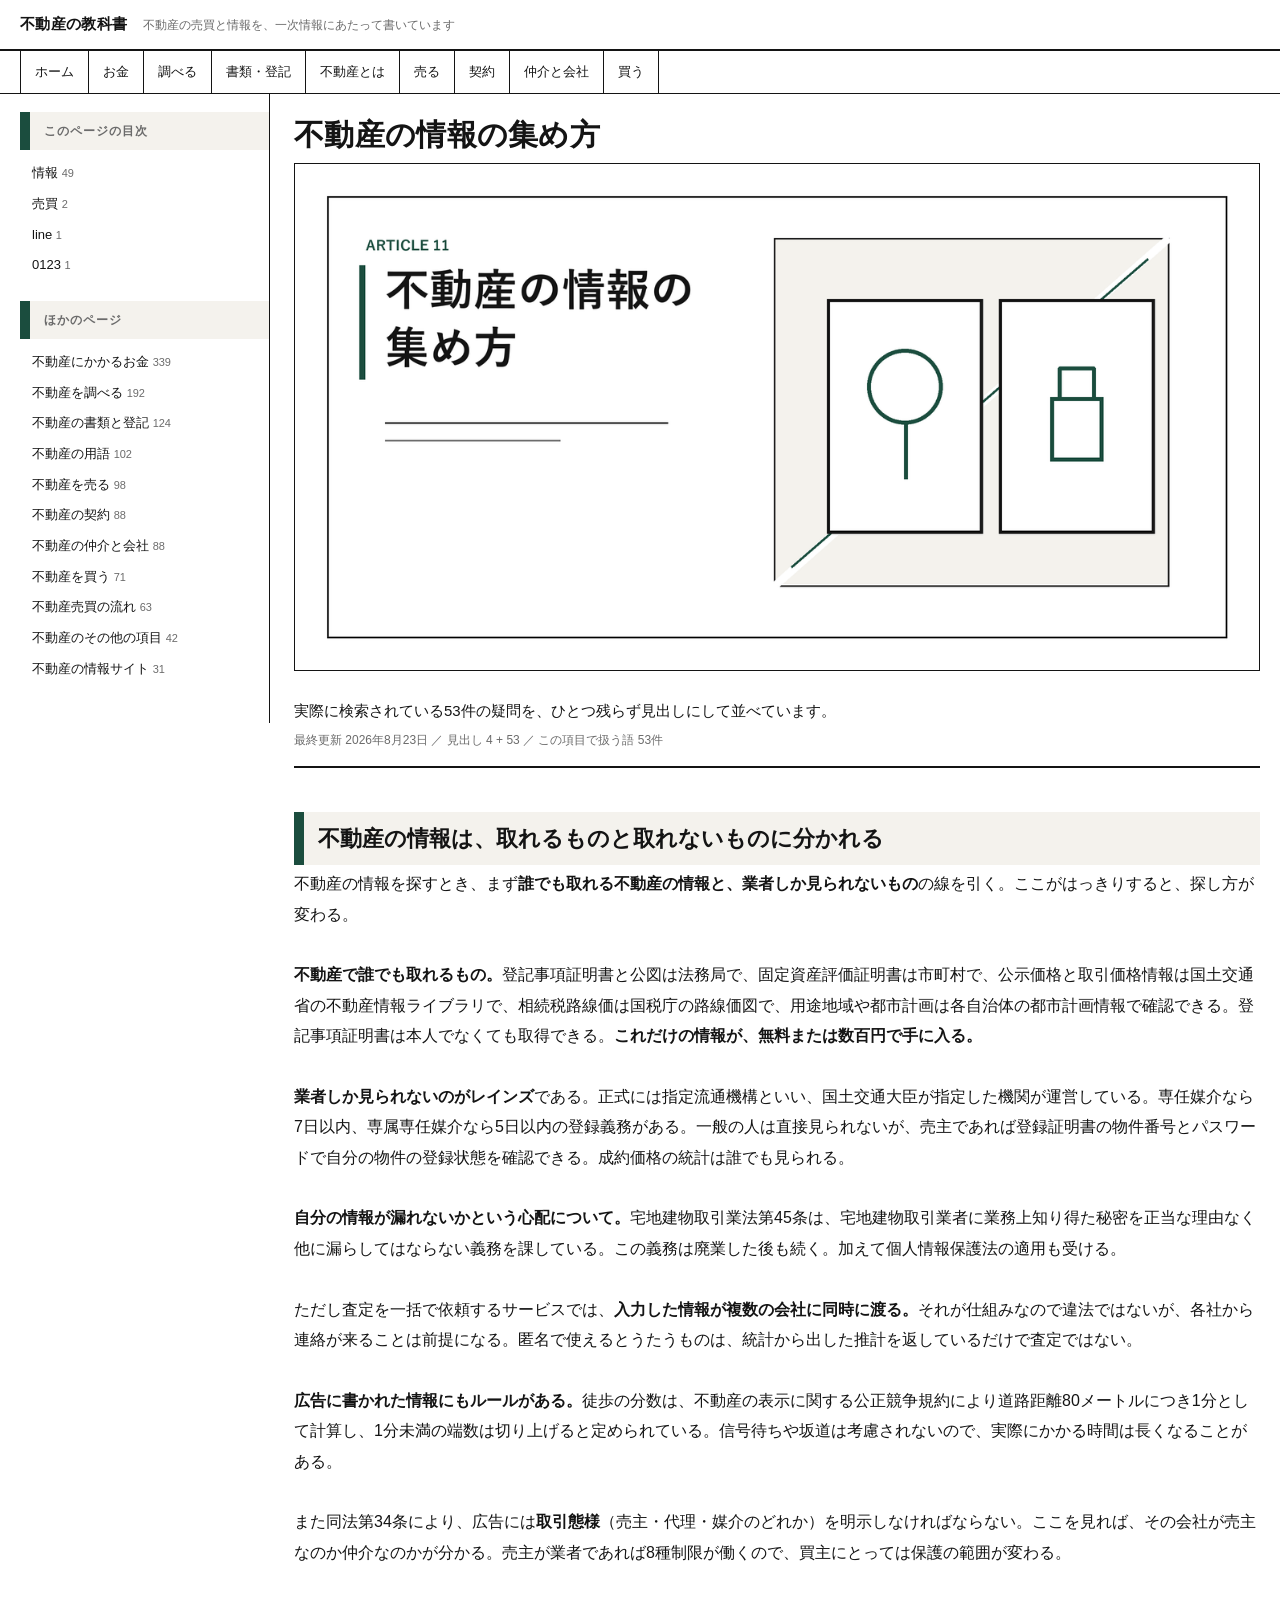
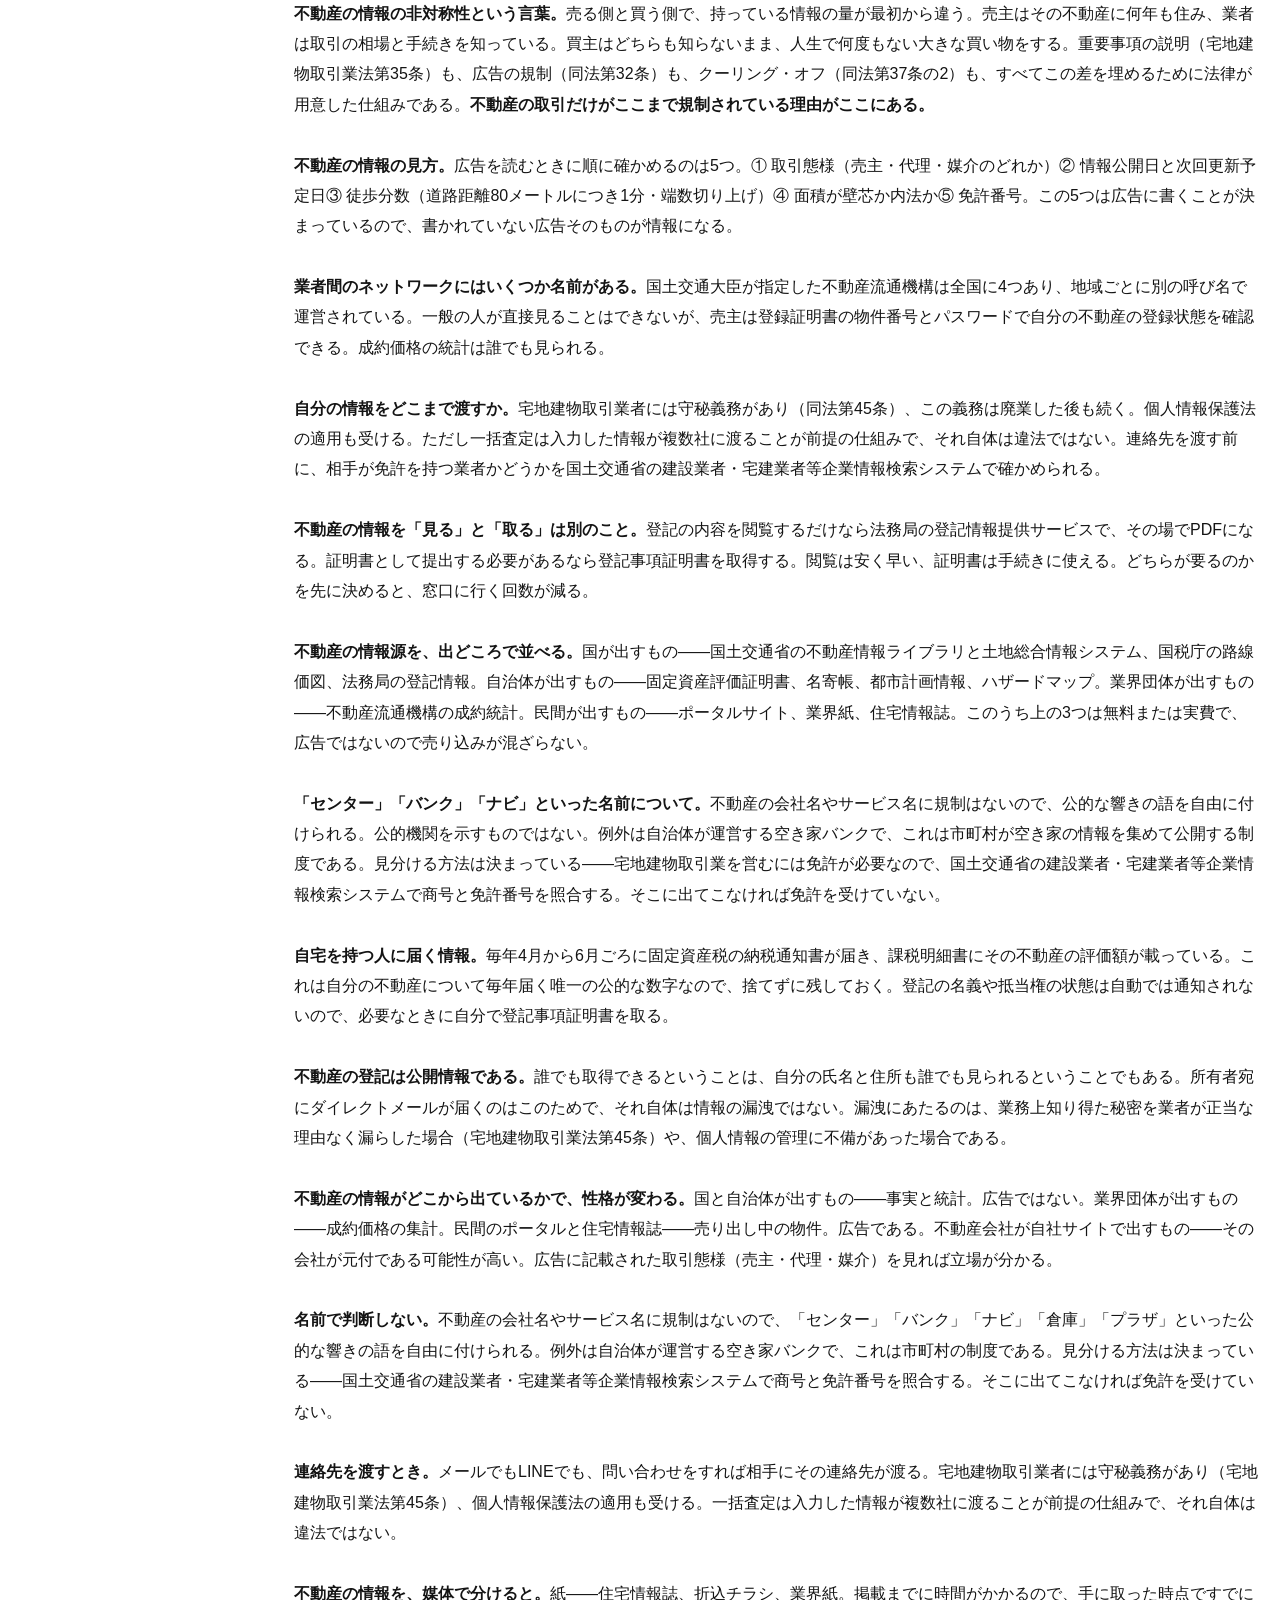
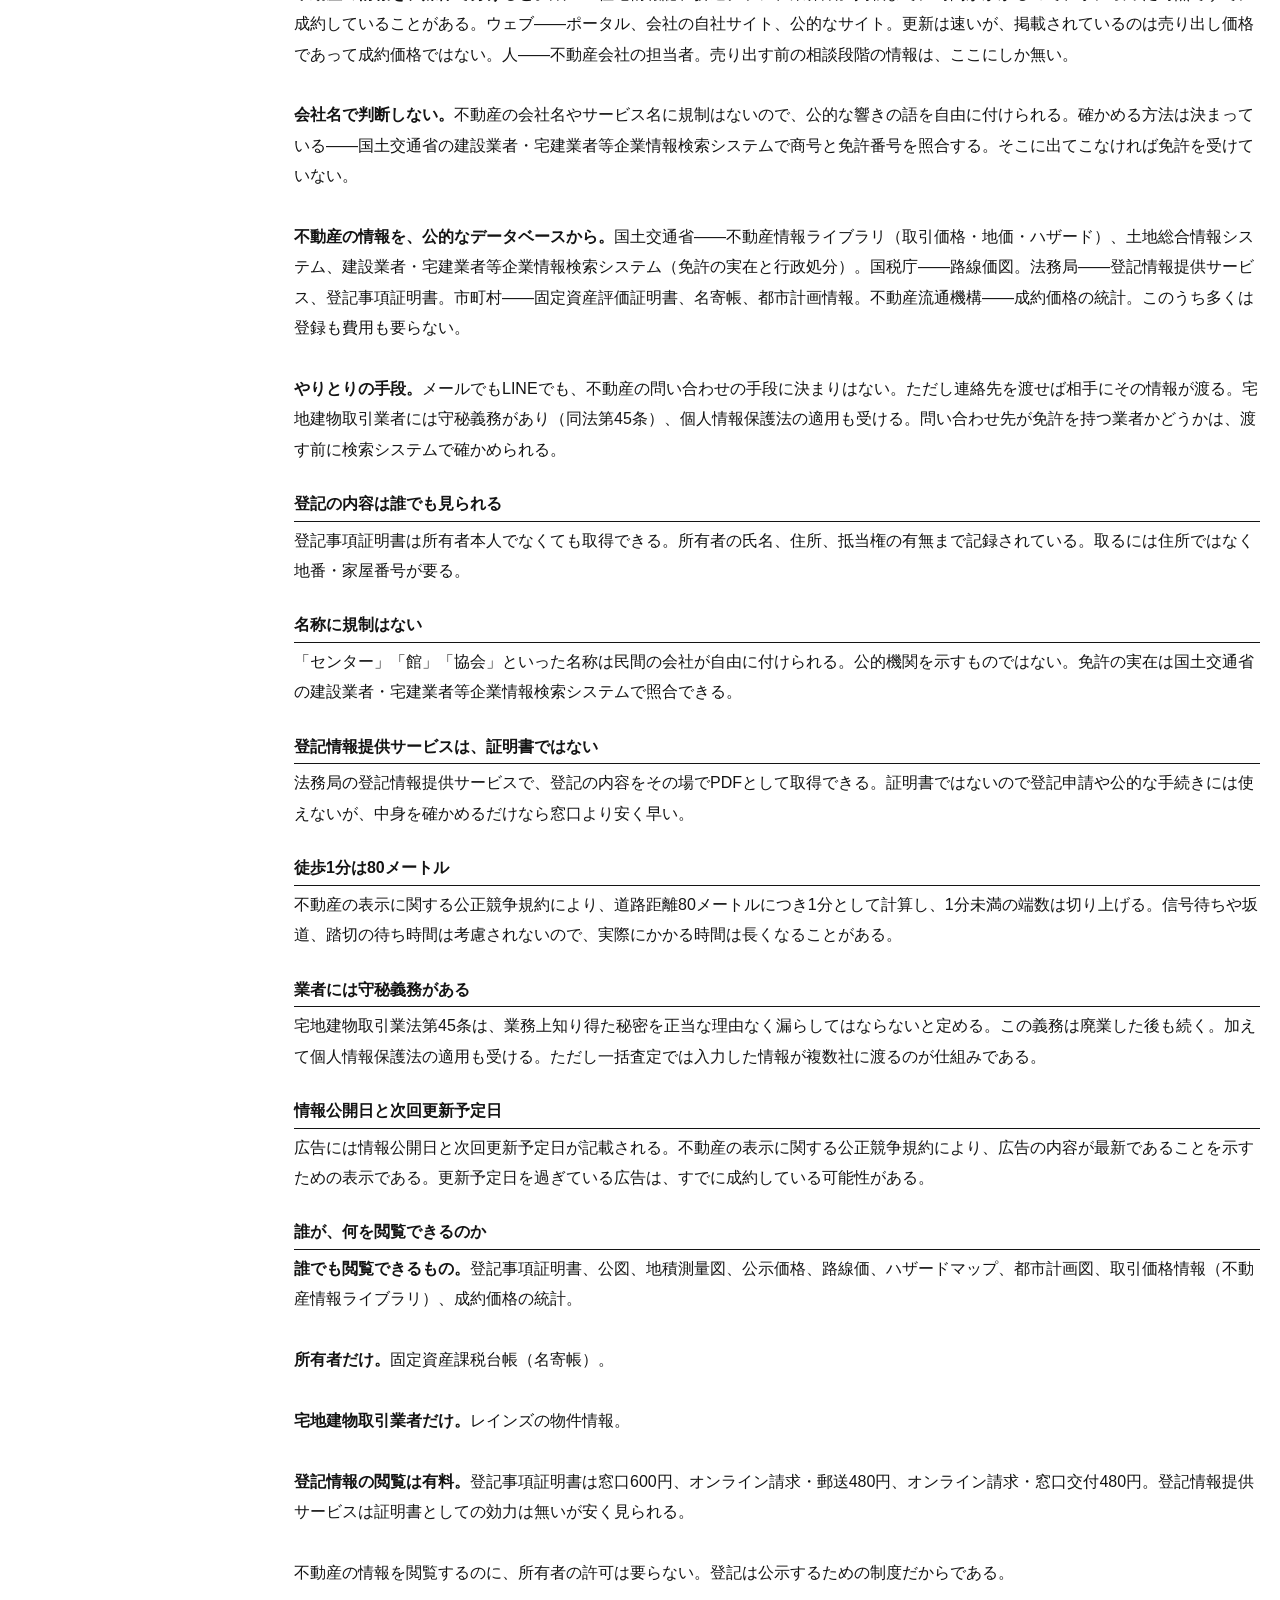
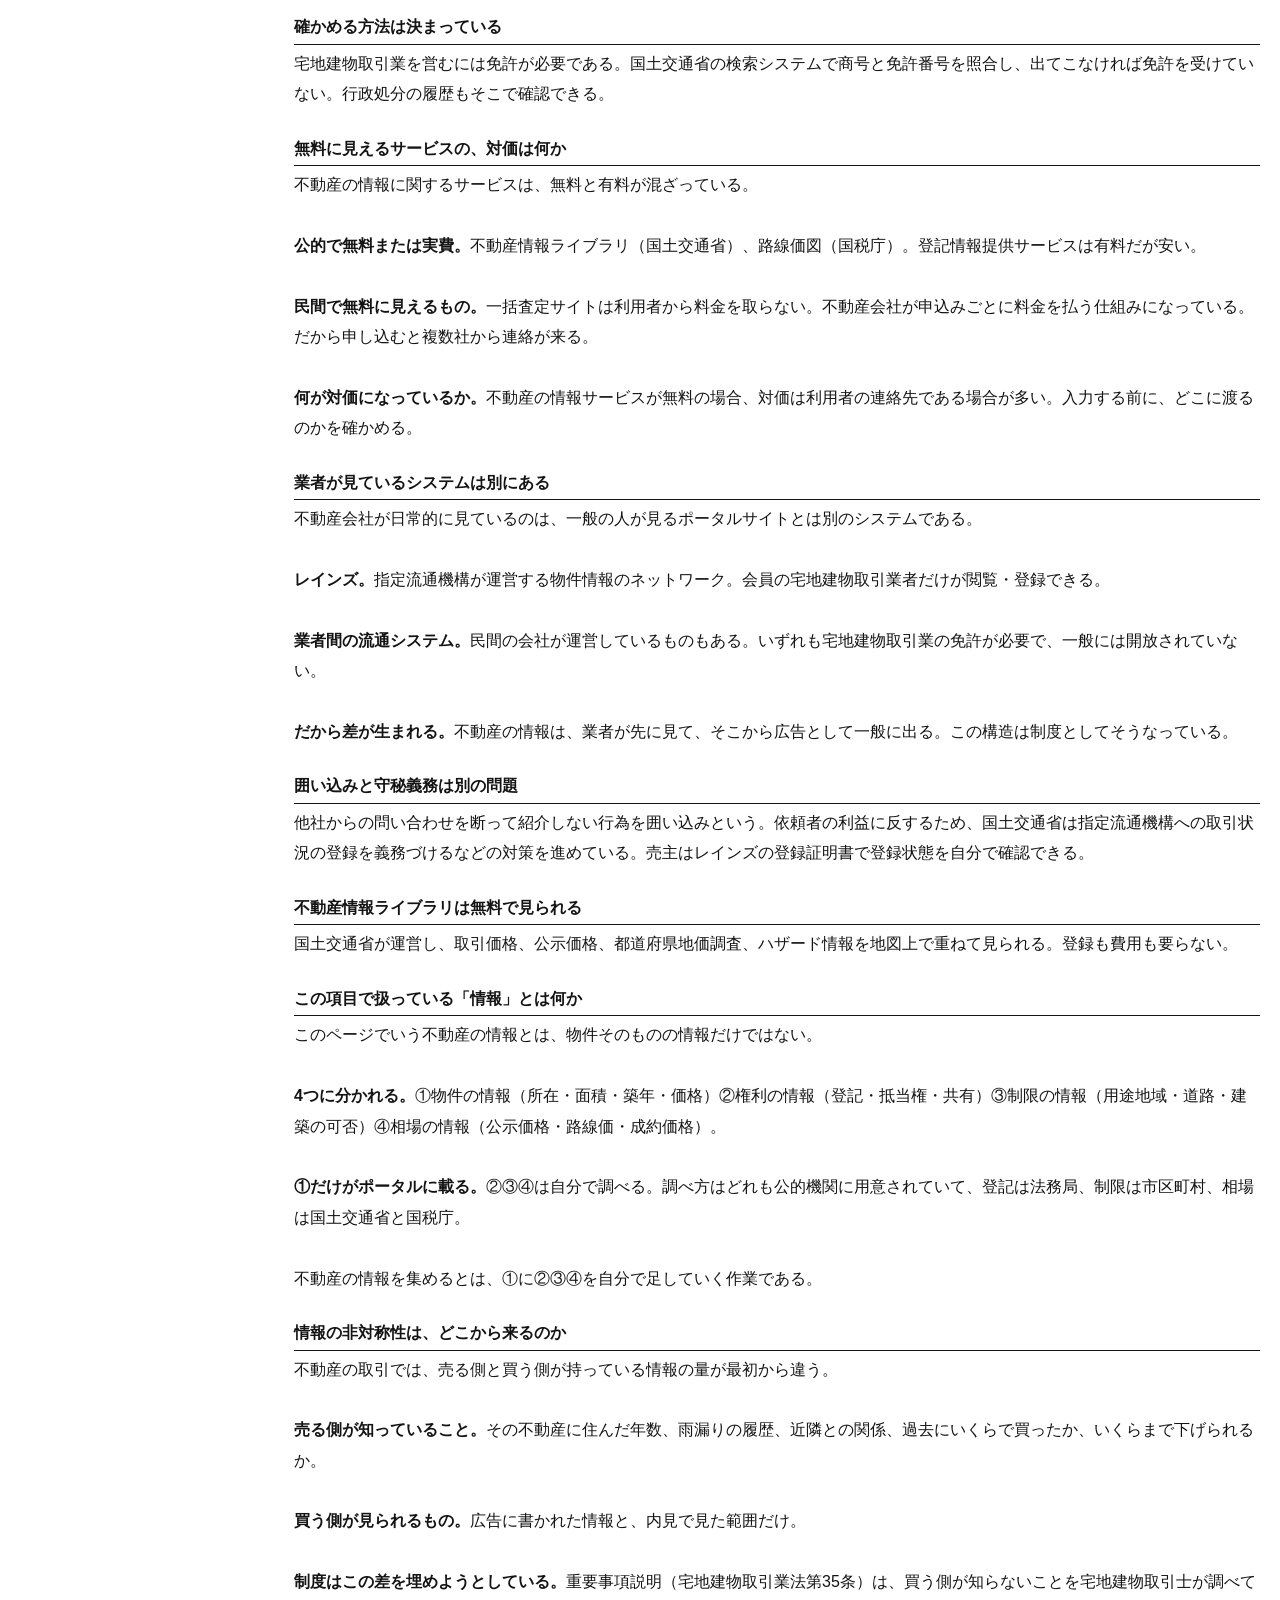
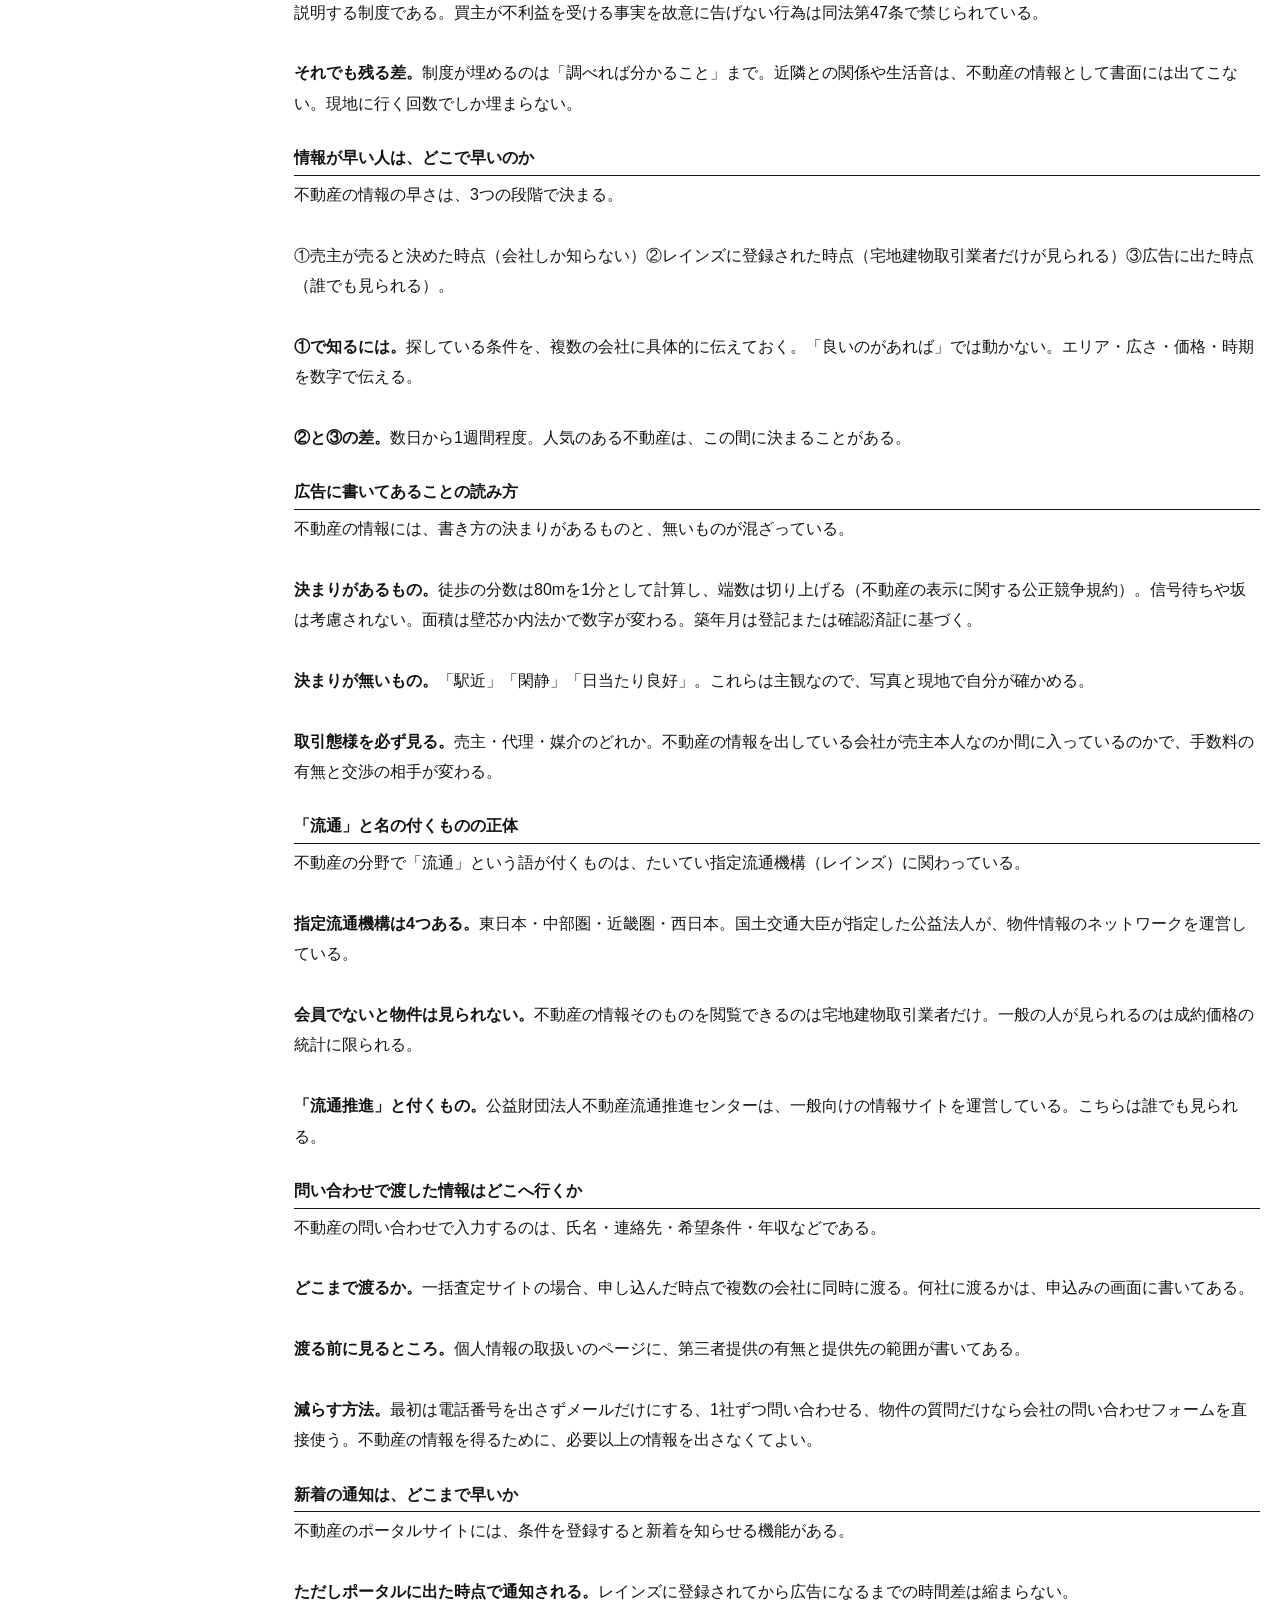
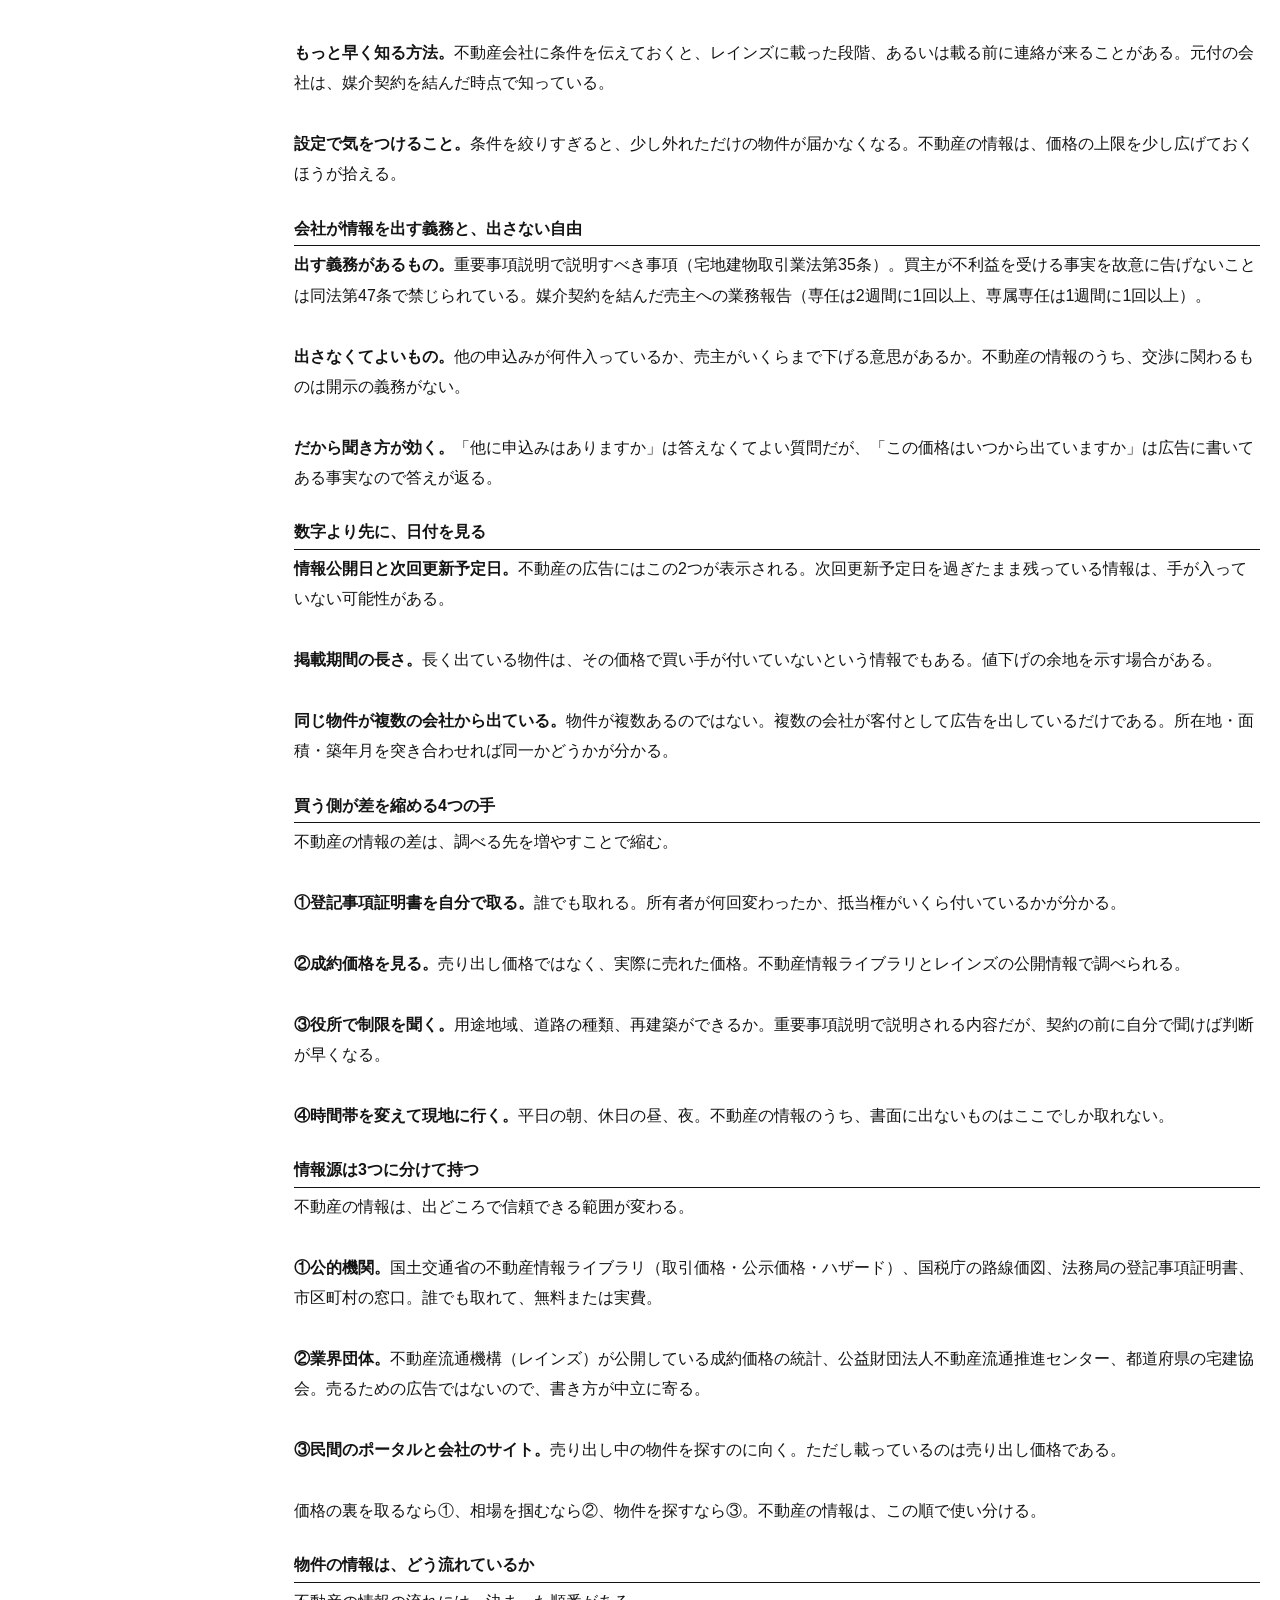
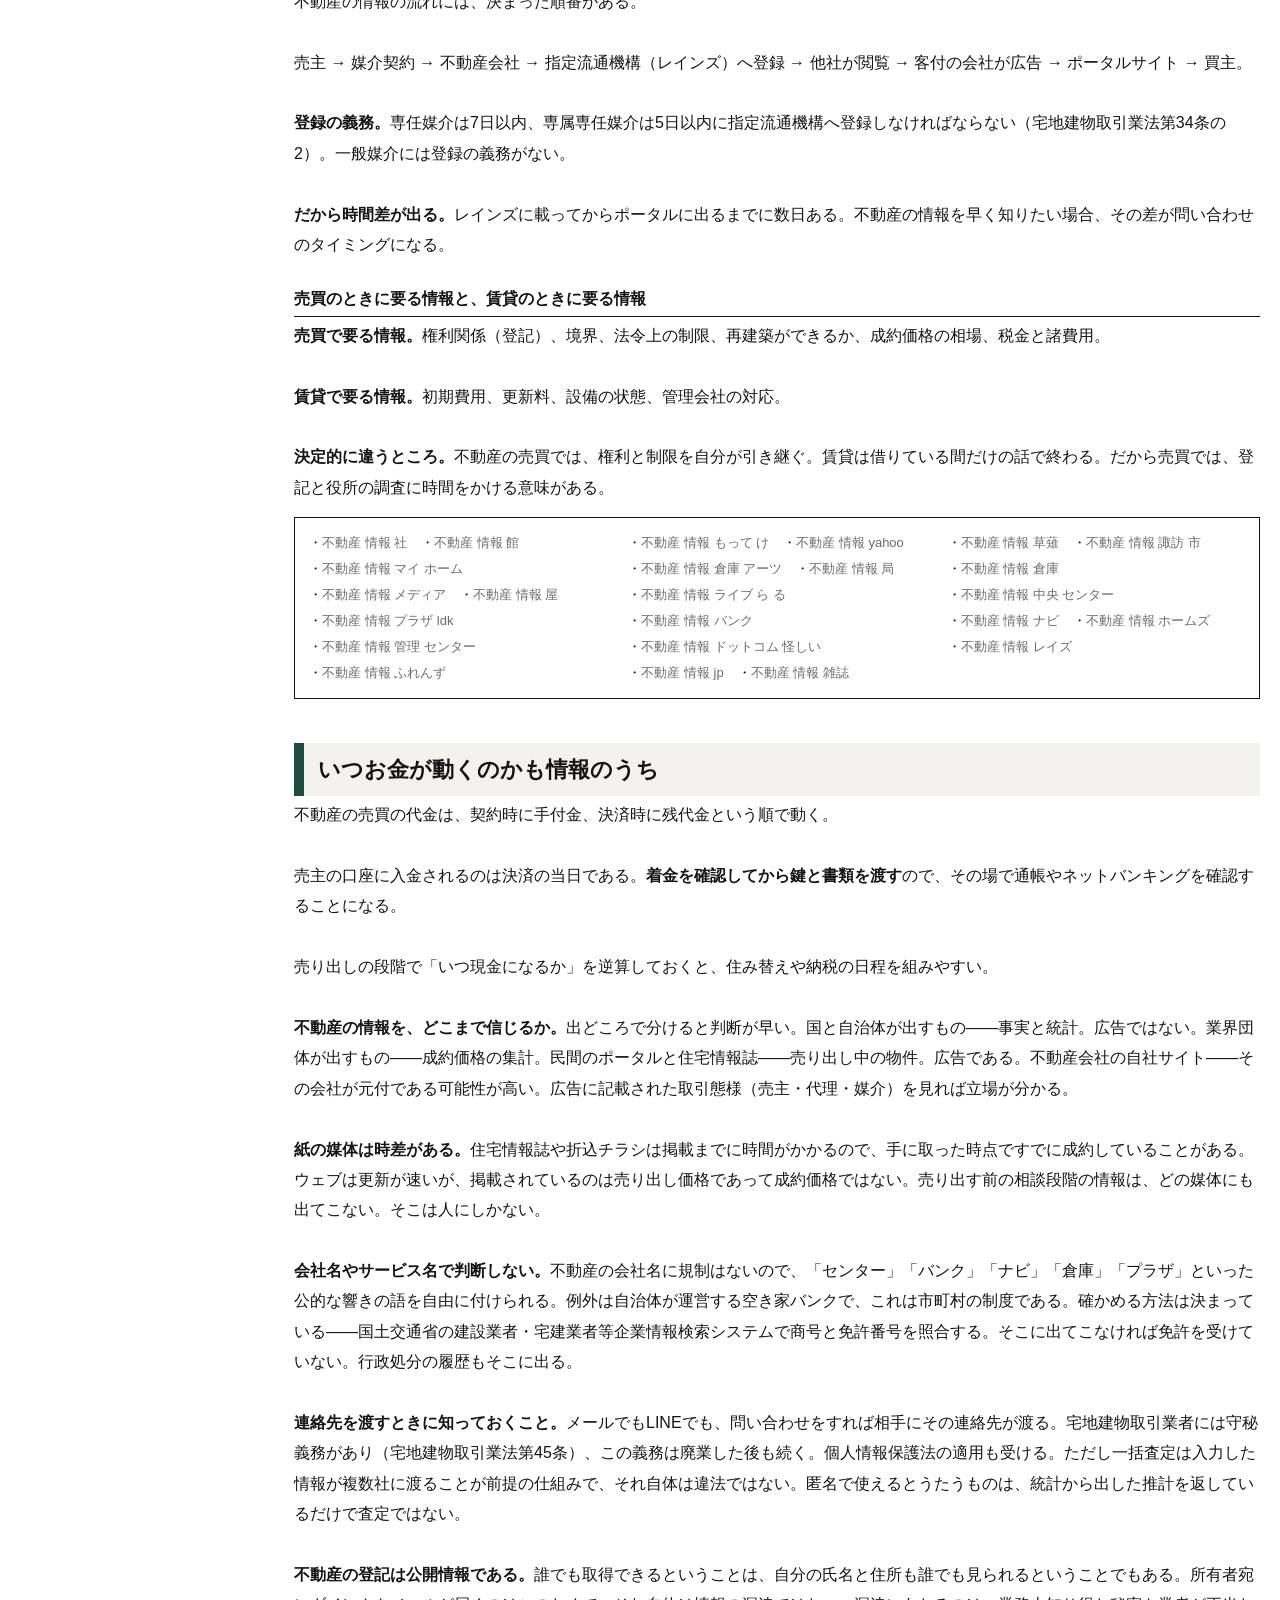
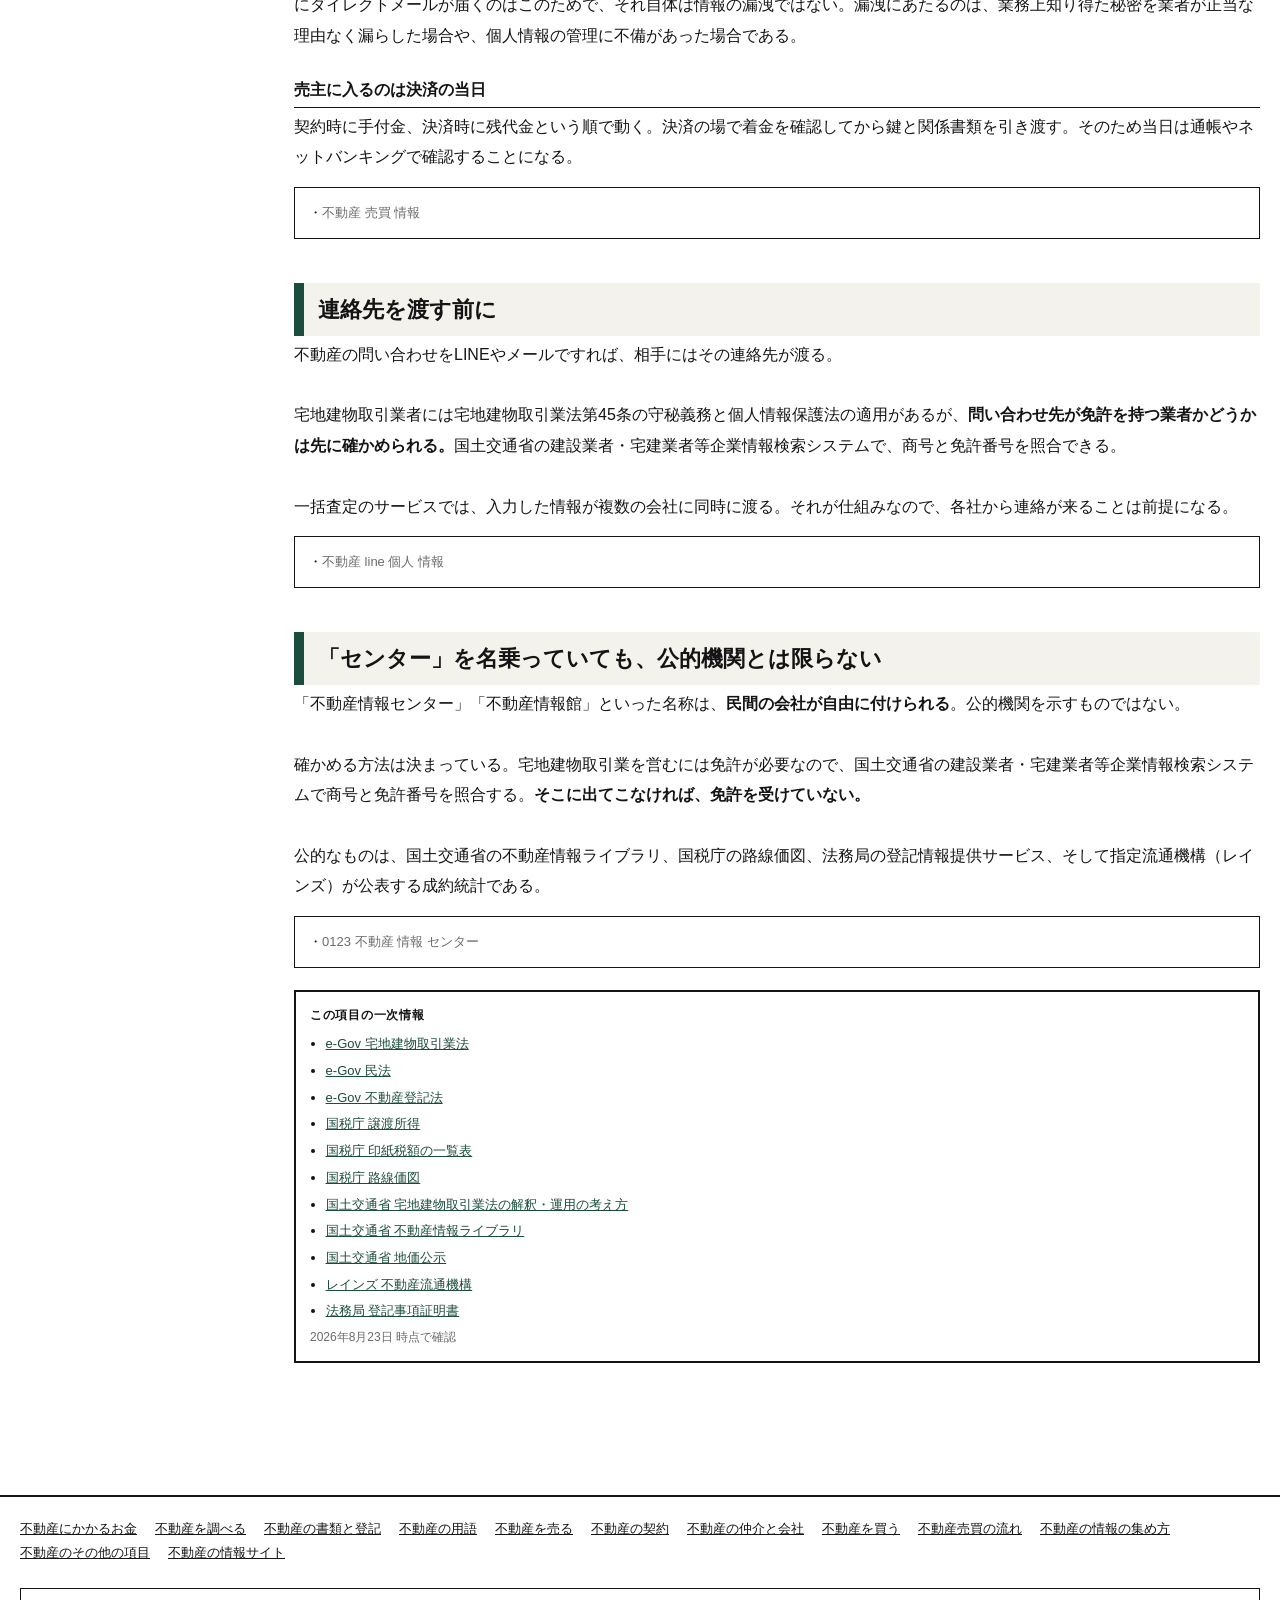
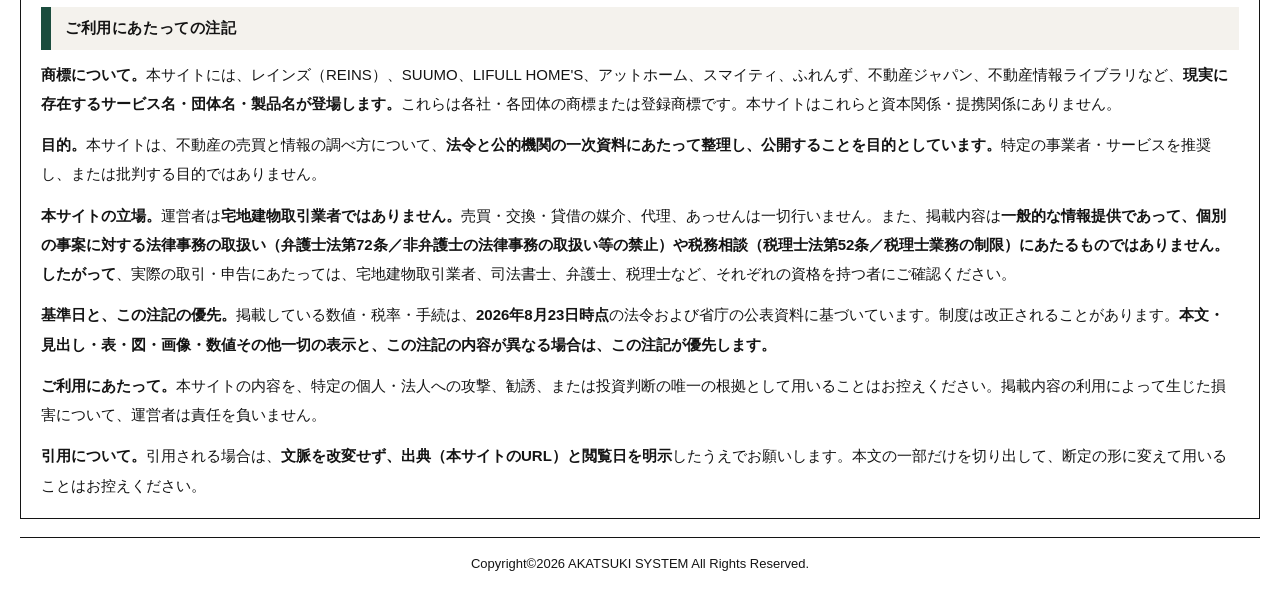
<file: sources/index.html>
<!doctype html>
<html lang="ja">
<head>
<meta charset="utf-8">
<meta name="viewport" content="width=device-width,initial-scale=1">
<title>レインズは誰でも見られる。ただし見えるのはここまで</title>
<meta name="description" content="売主から媒介契約、指定流通機構への登録、他社の閲覧、客付会社の広告という順路。自分で取れる情報（登記事項証明書・公示地価・不動産情報ライブラリ）と、業者しか見られない情報の境目を分けました">
<meta name="robots" content="index,follow,max-image-preview:large,max-snippet:-1,max-video-preview:-1">
<meta name="format-detection" content="telephone=no">
<meta name="theme-color" content="#1b4d3e">
<meta name="google-site-verification" content="yLRx-toV1wwOXIgkFKSKQW8SYN7P5XBVnxkAWqeWzIE">
<link rel="canonical" href="https://fudosan-akatsuki-system.work/sources/">
<meta property="og:locale" content="ja_JP">
<meta property="og:site_name" content="不動産の教科書">
<meta property="og:type" content="article">
<meta property="og:title" content="レインズは誰でも見られる。ただし見えるのはここまで">
<meta property="og:description" content="売主から媒介契約、指定流通機構への登録、他社の閲覧、客付会社の広告という順路。自分で取れる情報（登記事項証明書・公示地価・不動産情報ライブラリ）と、業者しか見られない情報の境目を分けました">
<meta property="og:url" content="https://fudosan-akatsuki-system.work/sources/">
<meta property="og:image" content="https://fudosan-akatsuki-system.work/img/og-v2/sources.jpg">
<meta property="og:image:secure_url" content="https://fudosan-akatsuki-system.work/img/og-v2/sources.jpg">
<meta property="og:image:type" content="image/jpeg">
<meta property="og:image:width" content="1200">
<meta property="og:image:height" content="630">
<meta property="og:image:alt" content="不動産の情報の集め方。誰でも取れる情報と業者限定情報">
<meta property="article:published_time" content="2026-08-23">
<meta property="article:modified_time" content="2026-08-23">
<meta name="twitter:card" content="summary_large_image">
<meta name="twitter:title" content="レインズは誰でも見られる。ただし見えるのはここまで">
<meta name="twitter:description" content="売主から媒介契約、指定流通機構への登録、他社の閲覧、客付会社の広告という順路。自分で取れる情報（登記事項証明書・公示地価・不動産情報ライブラリ）と、業者しか見られない情報の境目を分けました">
<meta name="twitter:image" content="https://fudosan-akatsuki-system.work/img/og-v2/sources.jpg">
<meta name="twitter:image:alt" content="不動産の情報の集め方。誰でも取れる情報と業者限定情報">
<link rel="icon" href="/favicon.ico" sizes="48x48">
<link rel="icon" type="image/png" sizes="48x48" href="/favicon-48x48.png">
<link rel="icon" type="image/png" sizes="32x32" href="/favicon-32x32.png">
<link rel="icon" type="image/png" sizes="16x16" href="/favicon-16x16.png">
<link rel="apple-touch-icon" sizes="180x180" href="/apple-touch-icon.png">
<link rel="manifest" href="/site.webmanifest">
<link rel="mask-icon" href="/safari-pinned-tab.svg" color="#1b4d3e">
<link rel="preload" as="style" href="/css/base.css">
<link rel="stylesheet" href="/css/base.css">
<script type="application/ld+json">{"@context": "https://schema.org", "@graph": [{"@type": "Organization", "@id": "https://fudosan-akatsuki-system.work/#org", "name": "不動産の教科書", "url": "https://fudosan-akatsuki-system.work/", "logo": {"@type": "ImageObject", "url": "https://fudosan-akatsuki-system.work/android-chrome-512x512.png", "width": 512, "height": 512}}, {"@type": "WebSite", "@id": "https://fudosan-akatsuki-system.work/#site", "name": "不動産の教科書", "url": "https://fudosan-akatsuki-system.work/", "inLanguage": "ja", "publisher": {"@id": "https://fudosan-akatsuki-system.work/#org"}}, {"@type": "Article", "@id": "https://fudosan-akatsuki-system.work/sources/#article", "headline": "不動産の情報の集め方", "description": "不動産の情報の集め方。誰でも取れる情報（登記事項証明書・公示価格・路線価・ハザード）と、レインズのように宅地建物取引業者しか見られない情報を分けて整理。不動産情報の非対称性がどこから来るか、広告の徒歩分数の決まり、情報がいつ更新されるか、信頼できる情報源の選び方まで。信頼できる情報源の選び方まで扱います。", "inLanguage": "ja", "datePublished": "2026-08-23", "dateModified": "2026-08-23", "mainEntityOfPage": {"@type": "WebPage", "@id": "https://fudosan-akatsuki-system.work/sources/"}, "image": "https://fudosan-akatsuki-system.work/img/sources.png", "author": {"@id": "https://fudosan-akatsuki-system.work/#org"}, "publisher": {"@id": "https://fudosan-akatsuki-system.work/#org"}}, {"@type": "BreadcrumbList", "itemListElement": [{"@type": "ListItem", "position": 1, "name": "ホーム", "item": "https://fudosan-akatsuki-system.work/"}, {"@type": "ListItem", "position": 2, "name": "不動産の情報の集め方", "item": "https://fudosan-akatsuki-system.work/sources/"}]}]}</script>
</head>
<body>
<header class="head"><div class="in"><div class="site"><a href="/">不動産の教科書</a></div><div class="tag">不動産の売買と情報を、一次情報にあたって書いています</div></div></header>
<nav class="nav"><ul><li><a href="/">ホーム</a></li><li><a href="/money/">お金</a></li><li><a href="/research/">調べる</a></li><li><a href="/registry/">書類・登記</a></li><li><a href="/about/">不動産とは</a></li><li><a href="/sell/">売る</a></li><li><a href="/contract/">契約</a></li><li><a href="/agent/">仲介と会社</a></li><li><a href="/buy/">買う</a></li></ul></nav>
<div class="wrap"><aside class="side"><h2>このページの目次</h2><ol><li><a href="#h2-0">情報 <span class="n">49</span></a></li><li><a href="#h2-1">売買 <span class="n">2</span></a></li><li><a href="#h2-2">line <span class="n">1</span></a></li><li><a href="#h2-3">0123 <span class="n">1</span></a></li></ol><h2>ほかのページ</h2><ol><li><a href="/money/">不動産にかかるお金 <span class="n">339</span></a></li><li><a href="/research/">不動産を調べる <span class="n">192</span></a></li><li><a href="/registry/">不動産の書類と登記 <span class="n">124</span></a></li><li><a href="/about/">不動産の用語 <span class="n">102</span></a></li><li><a href="/sell/">不動産を売る <span class="n">98</span></a></li><li><a href="/contract/">不動産の契約 <span class="n">88</span></a></li><li><a href="/agent/">不動産の仲介と会社 <span class="n">88</span></a></li><li><a href="/buy/">不動産を買う <span class="n">71</span></a></li><li><a href="/flow/">不動産売買の流れ <span class="n">63</span></a></li><li><a href="/misc/">不動産のその他の項目 <span class="n">42</span></a></li><li><a href="/portals/">不動産の情報サイト <span class="n">31</span></a></li></ol></aside><main><h1>不動産の情報の集め方</h1><img class="eye" src="/img/sources.png" alt="不動産の情報の集め方｜誰でも調べられる情報と、レインズなど業者しか見られない情報" width="1200" height="630"><p class="lead">実際に検索されている53件の疑問を、ひとつ残らず見出しにして並べています。</p><p class="meta">最終更新 2026年8月23日 ／ 見出し 4 + 53 ／ この項目で扱う語 53件</p><h2 id="h2-0">不動産の情報は、取れるものと取れないものに分かれる</h2><p>不動産の情報を探すとき、まず<b>誰でも取れる不動産の情報と、業者しか見られないもの</b>の線を引く。ここがはっきりすると、探し方が変わる。<br><br><b>不動産で誰でも取れるもの。</b>登記事項証明書と公図は法務局で、固定資産評価証明書は市町村で、公示価格と取引価格情報は国土交通省の不動産情報ライブラリで、相続税路線価は国税庁の路線価図で、用途地域や都市計画は各自治体の都市計画情報で確認できる。登記事項証明書は本人でなくても取得できる。<b>これだけの情報が、無料または数百円で手に入る。</b><br><br><b>業者しか見られないのがレインズ</b>である。正式には指定流通機構といい、国土交通大臣が指定した機関が運営している。専任媒介なら7日以内、専属専任媒介なら5日以内の登録義務がある。一般の人は直接見られないが、売主であれば登録証明書の物件番号とパスワードで自分の物件の登録状態を確認できる。成約価格の統計は誰でも見られる。<br><br><b>自分の情報が漏れないかという心配について。</b>宅地建物取引業法第45条は、宅地建物取引業者に業務上知り得た秘密を正当な理由なく他に漏らしてはならない義務を課している。この義務は廃業した後も続く。加えて個人情報保護法の適用も受ける。<br><br>ただし査定を一括で依頼するサービスでは、<b>入力した情報が複数の会社に同時に渡る。</b>それが仕組みなので違法ではないが、各社から連絡が来ることは前提になる。匿名で使えるとうたうものは、統計から出した推計を返しているだけで査定ではない。<br><br><b>広告に書かれた情報にもルールがある。</b>徒歩の分数は、不動産の表示に関する公正競争規約により道路距離80メートルにつき1分として計算し、1分未満の端数は切り上げると定められている。信号待ちや坂道は考慮されないので、実際にかかる時間は長くなることがある。<br><br>また同法第34条により、広告には<b>取引態様</b>（売主・代理・媒介のどれか）を明示しなければならない。ここを見れば、その会社が売主なのか仲介なのかが分かる。売主が業者であれば8種制限が働くので、買主にとっては保護の範囲が変わる。<br><br><b>不動産の情報の非対称性という言葉。</b>売る側と買う側で、持っている情報の量が最初から違う。売主はその不動産に何年も住み、業者は取引の相場と手続きを知っている。買主はどちらも知らないまま、人生で何度もない大きな買い物をする。重要事項の説明（宅地建物取引業法第35条）も、広告の規制（同法第32条）も、クーリング・オフ（同法第37条の2）も、すべてこの差を埋めるために法律が用意した仕組みである。<b>不動産の取引だけがここまで規制されている理由がここにある。</b><br><br><b>不動産の情報の見方。</b>広告を読むときに順に確かめるのは5つ。① 取引態様（売主・代理・媒介のどれか）② 情報公開日と次回更新予定日③ 徒歩分数（道路距離80メートルにつき1分・端数切り上げ）④ 面積が壁芯か内法か⑤ 免許番号。この5つは広告に書くことが決まっているので、書かれていない広告そのものが情報になる。<br><br><b>業者間のネットワークにはいくつか名前がある。</b>国土交通大臣が指定した不動産流通機構は全国に4つあり、地域ごとに別の呼び名で運営されている。一般の人が直接見ることはできないが、売主は登録証明書の物件番号とパスワードで自分の不動産の登録状態を確認できる。成約価格の統計は誰でも見られる。<br><br><b>自分の情報をどこまで渡すか。</b>宅地建物取引業者には守秘義務があり（同法第45条）、この義務は廃業した後も続く。個人情報保護法の適用も受ける。ただし一括査定は入力した情報が複数社に渡ることが前提の仕組みで、それ自体は違法ではない。連絡先を渡す前に、相手が免許を持つ業者かどうかを国土交通省の建設業者・宅建業者等企業情報検索システムで確かめられる。<br><br><b>不動産の情報を「見る」と「取る」は別のこと。</b>登記の内容を閲覧するだけなら法務局の登記情報提供サービスで、その場でPDFになる。証明書として提出する必要があるなら登記事項証明書を取得する。閲覧は安く早い、証明書は手続きに使える。どちらが要るのかを先に決めると、窓口に行く回数が減る。<br><br><b>不動産の情報源を、出どころで並べる。</b>国が出すもの——国土交通省の不動産情報ライブラリと土地総合情報システム、国税庁の路線価図、法務局の登記情報。自治体が出すもの——固定資産評価証明書、名寄帳、都市計画情報、ハザードマップ。業界団体が出すもの——不動産流通機構の成約統計。民間が出すもの——ポータルサイト、業界紙、住宅情報誌。このうち上の3つは無料または実費で、広告ではないので売り込みが混ざらない。<br><br><b>「センター」「バンク」「ナビ」といった名前について。</b>不動産の会社名やサービス名に規制はないので、公的な響きの語を自由に付けられる。公的機関を示すものではない。例外は自治体が運営する空き家バンクで、これは市町村が空き家の情報を集めて公開する制度である。見分ける方法は決まっている——宅地建物取引業を営むには免許が必要なので、国土交通省の建設業者・宅建業者等企業情報検索システムで商号と免許番号を照合する。そこに出てこなければ免許を受けていない。<br><br><b>自宅を持つ人に届く情報。</b>毎年4月から6月ごろに固定資産税の納税通知書が届き、課税明細書にその不動産の評価額が載っている。これは自分の不動産について毎年届く唯一の公的な数字なので、捨てずに残しておく。登記の名義や抵当権の状態は自動では通知されないので、必要なときに自分で登記事項証明書を取る。<br><br><b>不動産の登記は公開情報である。</b>誰でも取得できるということは、自分の氏名と住所も誰でも見られるということでもある。所有者宛にダイレクトメールが届くのはこのためで、それ自体は情報の漏洩ではない。漏洩にあたるのは、業務上知り得た秘密を業者が正当な理由なく漏らした場合（宅地建物取引業法第45条）や、個人情報の管理に不備があった場合である。<br><br><b>不動産の情報がどこから出ているかで、性格が変わる。</b>国と自治体が出すもの——事実と統計。広告ではない。業界団体が出すもの——成約価格の集計。民間のポータルと住宅情報誌——売り出し中の物件。広告である。不動産会社が自社サイトで出すもの——その会社が元付である可能性が高い。広告に記載された取引態様（売主・代理・媒介）を見れば立場が分かる。<br><br><b>名前で判断しない。</b>不動産の会社名やサービス名に規制はないので、「センター」「バンク」「ナビ」「倉庫」「プラザ」といった公的な響きの語を自由に付けられる。例外は自治体が運営する空き家バンクで、これは市町村の制度である。見分ける方法は決まっている——国土交通省の建設業者・宅建業者等企業情報検索システムで商号と免許番号を照合する。そこに出てこなければ免許を受けていない。<br><br><b>連絡先を渡すとき。</b>メールでもLINEでも、問い合わせをすれば相手にその連絡先が渡る。宅地建物取引業者には守秘義務があり（宅地建物取引業法第45条）、個人情報保護法の適用も受ける。一括査定は入力した情報が複数社に渡ることが前提の仕組みで、それ自体は違法ではない。<br><br><b>不動産の情報を、媒体で分けると。</b>紙——住宅情報誌、折込チラシ、業界紙。掲載までに時間がかかるので、手に取った時点ですでに成約していることがある。ウェブ——ポータル、会社の自社サイト、公的なサイト。更新は速いが、掲載されているのは売り出し価格であって成約価格ではない。人——不動産会社の担当者。売り出す前の相談段階の情報は、ここにしか無い。<br><br><b>会社名で判断しない。</b>不動産の会社名やサービス名に規制はないので、公的な響きの語を自由に付けられる。確かめる方法は決まっている——国土交通省の建設業者・宅建業者等企業情報検索システムで商号と免許番号を照合する。そこに出てこなければ免許を受けていない。<br><br><b>不動産の情報を、公的なデータベースから。</b>国土交通省——不動産情報ライブラリ（取引価格・地価・ハザード）、土地総合情報システム、建設業者・宅建業者等企業情報検索システム（免許の実在と行政処分）。国税庁——路線価図。法務局——登記情報提供サービス、登記事項証明書。市町村——固定資産評価証明書、名寄帳、都市計画情報。不動産流通機構——成約価格の統計。このうち多くは登録も費用も要らない。<br><br><b>やりとりの手段。</b>メールでもLINEでも、不動産の問い合わせの手段に決まりはない。ただし連絡先を渡せば相手にその情報が渡る。宅地建物取引業者には守秘義務があり（同法第45条）、個人情報保護法の適用も受ける。問い合わせ先が免許を持つ業者かどうかは、渡す前に検索システムで確かめられる。</p><h3>登記の内容は誰でも見られる</h3><p>登記事項証明書は所有者本人でなくても取得できる。所有者の氏名、住所、抵当権の有無まで記録されている。取るには住所ではなく地番・家屋番号が要る。</p><h3>名称に規制はない</h3><p>「センター」「館」「協会」といった名称は民間の会社が自由に付けられる。公的機関を示すものではない。免許の実在は国土交通省の建設業者・宅建業者等企業情報検索システムで照合できる。</p><h3>登記情報提供サービスは、証明書ではない</h3><p>法務局の登記情報提供サービスで、登記の内容をその場でPDFとして取得できる。証明書ではないので登記申請や公的な手続きには使えないが、中身を確かめるだけなら窓口より安く早い。</p><h3>徒歩1分は80メートル</h3><p>不動産の表示に関する公正競争規約により、道路距離80メートルにつき1分として計算し、1分未満の端数は切り上げる。信号待ちや坂道、踏切の待ち時間は考慮されないので、実際にかかる時間は長くなることがある。</p><h3>業者には守秘義務がある</h3><p>宅地建物取引業法第45条は、業務上知り得た秘密を正当な理由なく漏らしてはならないと定める。この義務は廃業した後も続く。加えて個人情報保護法の適用も受ける。ただし一括査定では入力した情報が複数社に渡るのが仕組みである。</p><h3>情報公開日と次回更新予定日</h3><p>広告には情報公開日と次回更新予定日が記載される。不動産の表示に関する公正競争規約により、広告の内容が最新であることを示すための表示である。更新予定日を過ぎている広告は、すでに成約している可能性がある。</p><h3>誰が、何を閲覧できるのか</h3><p><b>誰でも閲覧できるもの。</b>登記事項証明書、公図、地積測量図、公示価格、路線価、ハザードマップ、都市計画図、取引価格情報（不動産情報ライブラリ）、成約価格の統計。<br><br><b>所有者だけ。</b>固定資産課税台帳（名寄帳）。<br><br><b>宅地建物取引業者だけ。</b>レインズの物件情報。<br><br><b>登記情報の閲覧は有料。</b>登記事項証明書は窓口600円、オンライン請求・郵送480円、オンライン請求・窓口交付480円。登記情報提供サービスは証明書としての効力は無いが安く見られる。<br><br>不動産の情報を閲覧するのに、所有者の許可は要らない。登記は公示するための制度だからである。</p><h3>確かめる方法は決まっている</h3><p>宅地建物取引業を営むには免許が必要である。国土交通省の検索システムで商号と免許番号を照合し、出てこなければ免許を受けていない。行政処分の履歴もそこで確認できる。</p><h3>無料に見えるサービスの、対価は何か</h3><p>不動産の情報に関するサービスは、無料と有料が混ざっている。<br><br><b>公的で無料または実費。</b>不動産情報ライブラリ（国土交通省）、路線価図（国税庁）。登記情報提供サービスは有料だが安い。<br><br><b>民間で無料に見えるもの。</b>一括査定サイトは利用者から料金を取らない。不動産会社が申込みごとに料金を払う仕組みになっている。だから申し込むと複数社から連絡が来る。<br><br><b>何が対価になっているか。</b>不動産の情報サービスが無料の場合、対価は利用者の連絡先である場合が多い。入力する前に、どこに渡るのかを確かめる。</p><h3>業者が見ているシステムは別にある</h3><p>不動産会社が日常的に見ているのは、一般の人が見るポータルサイトとは別のシステムである。<br><br><b>レインズ。</b>指定流通機構が運営する物件情報のネットワーク。会員の宅地建物取引業者だけが閲覧・登録できる。<br><br><b>業者間の流通システム。</b>民間の会社が運営しているものもある。いずれも宅地建物取引業の免許が必要で、一般には開放されていない。<br><br><b>だから差が生まれる。</b>不動産の情報は、業者が先に見て、そこから広告として一般に出る。この構造は制度としてそうなっている。</p><h3>囲い込みと守秘義務は別の問題</h3><p>他社からの問い合わせを断って紹介しない行為を囲い込みという。依頼者の利益に反するため、国土交通省は指定流通機構への取引状況の登録を義務づけるなどの対策を進めている。売主はレインズの登録証明書で登録状態を自分で確認できる。</p><h3>不動産情報ライブラリは無料で見られる</h3><p>国土交通省が運営し、取引価格、公示価格、都道府県地価調査、ハザード情報を地図上で重ねて見られる。登録も費用も要らない。</p><h3>この項目で扱っている「情報」とは何か</h3><p>このページでいう不動産の情報とは、物件そのものの情報だけではない。<br><br><b>4つに分かれる。</b>①物件の情報（所在・面積・築年・価格）②権利の情報（登記・抵当権・共有）③制限の情報（用途地域・道路・建築の可否）④相場の情報（公示価格・路線価・成約価格）。<br><br><b>①だけがポータルに載る。</b>②③④は自分で調べる。調べ方はどれも公的機関に用意されていて、登記は法務局、制限は市区町村、相場は国土交通省と国税庁。<br><br>不動産の情報を集めるとは、①に②③④を自分で足していく作業である。</p><h3>情報の非対称性は、どこから来るのか</h3><p>不動産の取引では、売る側と買う側が持っている情報の量が最初から違う。<br><br><b>売る側が知っていること。</b>その不動産に住んだ年数、雨漏りの履歴、近隣との関係、過去にいくらで買ったか、いくらまで下げられるか。<br><br><b>買う側が見られるもの。</b>広告に書かれた情報と、内見で見た範囲だけ。<br><br><b>制度はこの差を埋めようとしている。</b>重要事項説明（宅地建物取引業法第35条）は、買う側が知らないことを宅地建物取引士が調べて説明する制度である。買主が不利益を受ける事実を故意に告げない行為は同法第47条で禁じられている。<br><br><b>それでも残る差。</b>制度が埋めるのは「調べれば分かること」まで。近隣との関係や生活音は、不動産の情報として書面には出てこない。現地に行く回数でしか埋まらない。</p><h3>情報が早い人は、どこで早いのか</h3><p>不動産の情報の早さは、3つの段階で決まる。<br><br>①売主が売ると決めた時点（会社しか知らない）②レインズに登録された時点（宅地建物取引業者だけが見られる）③広告に出た時点（誰でも見られる）。<br><br><b>①で知るには。</b>探している条件を、複数の会社に具体的に伝えておく。「良いのがあれば」では動かない。エリア・広さ・価格・時期を数字で伝える。<br><br><b>②と③の差。</b>数日から1週間程度。人気のある不動産は、この間に決まることがある。</p><h3>広告に書いてあることの読み方</h3><p>不動産の情報には、書き方の決まりがあるものと、無いものが混ざっている。<br><br><b>決まりがあるもの。</b>徒歩の分数は80mを1分として計算し、端数は切り上げる（不動産の表示に関する公正競争規約）。信号待ちや坂は考慮されない。面積は壁芯か内法かで数字が変わる。築年月は登記または確認済証に基づく。<br><br><b>決まりが無いもの。</b>「駅近」「閑静」「日当たり良好」。これらは主観なので、写真と現地で自分が確かめる。<br><br><b>取引態様を必ず見る。</b>売主・代理・媒介のどれか。不動産の情報を出している会社が売主本人なのか間に入っているのかで、手数料の有無と交渉の相手が変わる。</p><h3>「流通」と名の付くものの正体</h3><p>不動産の分野で「流通」という語が付くものは、たいてい指定流通機構（レインズ）に関わっている。<br><br><b>指定流通機構は4つある。</b>東日本・中部圏・近畿圏・西日本。国土交通大臣が指定した公益法人が、物件情報のネットワークを運営している。<br><br><b>会員でないと物件は見られない。</b>不動産の情報そのものを閲覧できるのは宅地建物取引業者だけ。一般の人が見られるのは成約価格の統計に限られる。<br><br><b>「流通推進」と付くもの。</b>公益財団法人不動産流通推進センターは、一般向けの情報サイトを運営している。こちらは誰でも見られる。</p><h3>問い合わせで渡した情報はどこへ行くか</h3><p>不動産の問い合わせで入力するのは、氏名・連絡先・希望条件・年収などである。<br><br><b>どこまで渡るか。</b>一括査定サイトの場合、申し込んだ時点で複数の会社に同時に渡る。何社に渡るかは、申込みの画面に書いてある。<br><br><b>渡る前に見るところ。</b>個人情報の取扱いのページに、第三者提供の有無と提供先の範囲が書いてある。<br><br><b>減らす方法。</b>最初は電話番号を出さずメールだけにする、1社ずつ問い合わせる、物件の質問だけなら会社の問い合わせフォームを直接使う。不動産の情報を得るために、必要以上の情報を出さなくてよい。</p><h3>新着の通知は、どこまで早いか</h3><p>不動産のポータルサイトには、条件を登録すると新着を知らせる機能がある。<br><br><b>ただしポータルに出た時点で通知される。</b>レインズに登録されてから広告になるまでの時間差は縮まらない。<br><br><b>もっと早く知る方法。</b>不動産会社に条件を伝えておくと、レインズに載った段階、あるいは載る前に連絡が来ることがある。元付の会社は、媒介契約を結んだ時点で知っている。<br><br><b>設定で気をつけること。</b>条件を絞りすぎると、少し外れただけの物件が届かなくなる。不動産の情報は、価格の上限を少し広げておくほうが拾える。</p><h3>会社が情報を出す義務と、出さない自由</h3><p><b>出す義務があるもの。</b>重要事項説明で説明すべき事項（宅地建物取引業法第35条）。買主が不利益を受ける事実を故意に告げないことは同法第47条で禁じられている。媒介契約を結んだ売主への業務報告（専任は2週間に1回以上、専属専任は1週間に1回以上）。<br><br><b>出さなくてよいもの。</b>他の申込みが何件入っているか、売主がいくらまで下げる意思があるか。不動産の情報のうち、交渉に関わるものは開示の義務がない。<br><br><b>だから聞き方が効く。</b>「他に申込みはありますか」は答えなくてよい質問だが、「この価格はいつから出ていますか」は広告に書いてある事実なので答えが返る。</p><h3>数字より先に、日付を見る</h3><p><b>情報公開日と次回更新予定日。</b>不動産の広告にはこの2つが表示される。次回更新予定日を過ぎたまま残っている情報は、手が入っていない可能性がある。<br><br><b>掲載期間の長さ。</b>長く出ている物件は、その価格で買い手が付いていないという情報でもある。値下げの余地を示す場合がある。<br><br><b>同じ物件が複数の会社から出ている。</b>物件が複数あるのではない。複数の会社が客付として広告を出しているだけである。所在地・面積・築年月を突き合わせれば同一かどうかが分かる。</p><h3>買う側が差を縮める4つの手</h3><p>不動産の情報の差は、調べる先を増やすことで縮む。<br><br><b>①登記事項証明書を自分で取る。</b>誰でも取れる。所有者が何回変わったか、抵当権がいくら付いているかが分かる。<br><br><b>②成約価格を見る。</b>売り出し価格ではなく、実際に売れた価格。不動産情報ライブラリとレインズの公開情報で調べられる。<br><br><b>③役所で制限を聞く。</b>用途地域、道路の種類、再建築ができるか。重要事項説明で説明される内容だが、契約の前に自分で聞けば判断が早くなる。<br><br><b>④時間帯を変えて現地に行く。</b>平日の朝、休日の昼、夜。不動産の情報のうち、書面に出ないものはここでしか取れない。</p><h3>情報源は3つに分けて持つ</h3><p>不動産の情報は、出どころで信頼できる範囲が変わる。<br><br><b>①公的機関。</b>国土交通省の不動産情報ライブラリ（取引価格・公示価格・ハザード）、国税庁の路線価図、法務局の登記事項証明書、市区町村の窓口。誰でも取れて、無料または実費。<br><br><b>②業界団体。</b>不動産流通機構（レインズ）が公開している成約価格の統計、公益財団法人不動産流通推進センター、都道府県の宅建協会。売るための広告ではないので、書き方が中立に寄る。<br><br><b>③民間のポータルと会社のサイト。</b>売り出し中の物件を探すのに向く。ただし載っているのは売り出し価格である。<br><br>価格の裏を取るなら①、相場を掴むなら②、物件を探すなら③。不動産の情報は、この順で使い分ける。</p><h3>物件の情報は、どう流れているか</h3><p>不動産の情報の流れには、決まった順番がある。<br><br>売主 → 媒介契約 → 不動産会社 → 指定流通機構（レインズ）へ登録 → 他社が閲覧 → 客付の会社が広告 → ポータルサイト → 買主。<br><br><b>登録の義務。</b>専任媒介は7日以内、専属専任媒介は5日以内に指定流通機構へ登録しなければならない（宅地建物取引業法第34条の2）。一般媒介には登録の義務がない。<br><br><b>だから時間差が出る。</b>レインズに載ってからポータルに出るまでに数日ある。不動産の情報を早く知りたい場合、その差が問い合わせのタイミングになる。</p><h3>売買のときに要る情報と、賃貸のときに要る情報</h3><p><b>売買で要る情報。</b>権利関係（登記）、境界、法令上の制限、再建築ができるか、成約価格の相場、税金と諸費用。<br><br><b>賃貸で要る情報。</b>初期費用、更新料、設備の状態、管理会社の対応。<br><br><b>決定的に違うところ。</b>不動産の売買では、権利と制限を自分が引き継ぐ。賃貸は借りている間だけの話で終わる。だから売買では、登記と役所の調査に時間をかける意味がある。</p><div class="words"><span>不動産 情報 社</span><span>不動産 情報 館</span><span>不動産 情報 マイ ホーム</span><span>不動産 情報 メディア</span><span>不動産 情報 屋</span><span>不動産 情報 プラザ ldk</span><span>不動産 情報 管理 センター</span><span>不動産 情報 ふれんず</span><span>不動産 情報 もって け</span><span>不動産 情報 yahoo</span><span>不動産 情報 倉庫 アーツ</span><span>不動産 情報 局</span><span>不動産 情報 ライブ ら る</span><span>不動産 情報 バンク</span><span>不動産 情報 ドットコム 怪しい</span><span>不動産 情報 jp</span><span>不動産 情報 雑誌</span><span>不動産 情報 草薙</span><span>不動産 情報 諏訪 市</span><span>不動産 情報 倉庫</span><span>不動産 情報 中央 センター</span><span>不動産 情報 ナビ</span><span>不動産 情報 ホームズ</span><span>不動産 情報 レイズ</span></div><h2 id="h2-1">いつお金が動くのかも情報のうち</h2><p>不動産の売買の代金は、契約時に手付金、決済時に残代金という順で動く。<br><br>売主の口座に入金されるのは決済の当日である。<b>着金を確認してから鍵と書類を渡す</b>ので、その場で通帳やネットバンキングを確認することになる。<br><br>売り出しの段階で「いつ現金になるか」を逆算しておくと、住み替えや納税の日程を組みやすい。<br><br><b>不動産の情報を、どこまで信じるか。</b>出どころで分けると判断が早い。国と自治体が出すもの——事実と統計。広告ではない。業界団体が出すもの——成約価格の集計。民間のポータルと住宅情報誌——売り出し中の物件。広告である。不動産会社の自社サイト——その会社が元付である可能性が高い。広告に記載された取引態様（売主・代理・媒介）を見れば立場が分かる。<br><br><b>紙の媒体は時差がある。</b>住宅情報誌や折込チラシは掲載までに時間がかかるので、手に取った時点ですでに成約していることがある。ウェブは更新が速いが、掲載されているのは売り出し価格であって成約価格ではない。売り出す前の相談段階の情報は、どの媒体にも出てこない。そこは人にしかない。<br><br><b>会社名やサービス名で判断しない。</b>不動産の会社名に規制はないので、「センター」「バンク」「ナビ」「倉庫」「プラザ」といった公的な響きの語を自由に付けられる。例外は自治体が運営する空き家バンクで、これは市町村の制度である。確かめる方法は決まっている——国土交通省の建設業者・宅建業者等企業情報検索システムで商号と免許番号を照合する。そこに出てこなければ免許を受けていない。行政処分の履歴もそこに出る。<br><br><b>連絡先を渡すときに知っておくこと。</b>メールでもLINEでも、問い合わせをすれば相手にその連絡先が渡る。宅地建物取引業者には守秘義務があり（宅地建物取引業法第45条）、この義務は廃業した後も続く。個人情報保護法の適用も受ける。ただし一括査定は入力した情報が複数社に渡ることが前提の仕組みで、それ自体は違法ではない。匿名で使えるとうたうものは、統計から出した推計を返しているだけで査定ではない。<br><br><b>不動産の登記は公開情報である。</b>誰でも取得できるということは、自分の氏名と住所も誰でも見られるということでもある。所有者宛にダイレクトメールが届くのはこのためで、それ自体は情報の漏洩ではない。漏洩にあたるのは、業務上知り得た秘密を業者が正当な理由なく漏らした場合や、個人情報の管理に不備があった場合である。</p><h3>売主に入るのは決済の当日</h3><p>契約時に手付金、決済時に残代金という順で動く。決済の場で着金を確認してから鍵と関係書類を引き渡す。そのため当日は通帳やネットバンキングで確認することになる。</p><div class="words"><span>不動産 売買 情報</span></div><h2 id="h2-2">連絡先を渡す前に</h2><p>不動産の問い合わせをLINEやメールですれば、相手にはその連絡先が渡る。<br><br>宅地建物取引業者には宅地建物取引業法第45条の守秘義務と個人情報保護法の適用があるが、<b>問い合わせ先が免許を持つ業者かどうかは先に確かめられる。</b>国土交通省の建設業者・宅建業者等企業情報検索システムで、商号と免許番号を照合できる。<br><br>一括査定のサービスでは、入力した情報が複数の会社に同時に渡る。それが仕組みなので、各社から連絡が来ることは前提になる。</p><div class="words"><span>不動産 line 個人 情報</span></div><h2 id="h2-3">「センター」を名乗っていても、公的機関とは限らない</h2><p>「不動産情報センター」「不動産情報館」といった名称は、<b>民間の会社が自由に付けられる</b>。公的機関を示すものではない。<br><br>確かめる方法は決まっている。宅地建物取引業を営むには免許が必要なので、国土交通省の建設業者・宅建業者等企業情報検索システムで商号と免許番号を照合する。<b>そこに出てこなければ、免許を受けていない。</b><br><br>公的なものは、国土交通省の不動産情報ライブラリ、国税庁の路線価図、法務局の登記情報提供サービス、そして指定流通機構（レインズ）が公表する成約統計である。</p><div class="words"><span>0123 不動産 情報 センター</span></div><div class="src"><b>この項目の一次情報</b><ul><li><a href="https://laws.e-gov.go.jp/law/327AC1000000176" rel="noopener">e-Gov 宅地建物取引業法</a></li><li><a href="https://laws.e-gov.go.jp/law/129AC0000000089" rel="noopener">e-Gov 民法</a></li><li><a href="https://laws.e-gov.go.jp/law/416AC0000000123" rel="noopener">e-Gov 不動産登記法</a></li><li><a href="https://www.nta.go.jp/taxes/shiraberu/taxanswer/joto/joto.htm" rel="noopener">国税庁 譲渡所得</a></li><li><a href="https://www.nta.go.jp/taxes/shiraberu/taxanswer/inshi/7140.htm" rel="noopener">国税庁 印紙税額の一覧表</a></li><li><a href="https://www.rosenka.nta.go.jp/" rel="noopener">国税庁 路線価図</a></li><li><a href="https://www.mlit.go.jp/totikensangyo/const/1_6_bt_000306.html" rel="noopener">国土交通省 宅地建物取引業法の解釈・運用の考え方</a></li><li><a href="https://www.reinfolib.mlit.go.jp/" rel="noopener">国土交通省 不動産情報ライブラリ</a></li><li><a href="https://www.land.mlit.go.jp/landPrice/" rel="noopener">国土交通省 地価公示</a></li><li><a href="https://www.reins.or.jp/" rel="noopener">レインズ 不動産流通機構</a></li><li><a href="https://houmukyoku.moj.go.jp/homu/static/" rel="noopener">法務局 登記事項証明書</a></li></ul><div class="asof">2026年8月23日 時点で確認</div></div>
</main></div><footer class="foot"><div class="in"><ul><li><a href="/money/">不動産にかかるお金</a></li><li><a href="/research/">不動産を調べる</a></li><li><a href="/registry/">不動産の書類と登記</a></li><li><a href="/about/">不動産の用語</a></li><li><a href="/sell/">不動産を売る</a></li><li><a href="/contract/">不動産の契約</a></li><li><a href="/agent/">不動産の仲介と会社</a></li><li><a href="/buy/">不動産を買う</a></li><li><a href="/flow/">不動産売買の流れ</a></li><li><a href="/sources/">不動産の情報の集め方</a></li><li><a href="/misc/">不動産のその他の項目</a></li><li><a href="/portals/">不動産の情報サイト</a></li></ul><div class="notice"><h2>ご利用にあたっての注記</h2><p><b>商標について。</b>本サイトには、レインズ（REINS）、SUUMO、LIFULL HOME'S、アットホーム、スマイティ、ふれんず、不動産ジャパン、不動産情報ライブラリなど、<b>現実に存在するサービス名・団体名・製品名が登場します。</b>これらは各社・各団体の商標または登録商標です。本サイトはこれらと資本関係・提携関係にありません。</p><p><b>目的。</b>本サイトは、不動産の売買と情報の調べ方について、<b>法令と公的機関の一次資料にあたって整理し、公開することを目的としています。</b>特定の事業者・サービスを推奨し、または批判する目的ではありません。</p><p><b>本サイトの立場。</b>運営者は<b>宅地建物取引業者ではありません。</b>売買・交換・貸借の媒介、代理、あっせんは一切行いません。また、掲載内容は<b>一般的な情報提供であって、個別の事案に対する法律事務の取扱い（弁護士法第72条／非弁護士の法律事務の取扱い等の禁止）や税務相談（税理士法第52条／税理士業務の制限）にあたるものではありません。</b><b>したがって</b>、実際の取引・申告にあたっては、宅地建物取引業者、司法書士、弁護士、税理士など、それぞれの資格を持つ者にご確認ください。</p><p><b>基準日と、この注記の優先。</b>掲載している数値・税率・手続は、<b>2026年8月23日時点</b>の法令および省庁の公表資料に基づいています。制度は改正されることがあります。<b>本文・見出し・表・図・画像・数値その他一切の表示と、この注記の内容が異なる場合は、この注記が優先します。</b></p><p><b>ご利用にあたって。</b>本サイトの内容を、特定の個人・法人への攻撃、勧誘、または投資判断の唯一の根拠として用いることはお控えください。掲載内容の利用によって生じた損害について、運営者は責任を負いません。</p><p><b>引用について。</b>引用される場合は、<b>文脈を改変せず、出典（本サイトのURL）と閲覧日を明示</b>したうえでお願いします。本文の一部だけを切り出して、断定の形に変えて用いることはお控えください。</p></div><p class="copy">Copyright©2026 AKATSUKI SYSTEM All Rights Reserved.</p></div></footer>
</body>
</html>
</file>
<file: css/base.css>
/* 不動産SEOサイト — 基本のCSS
   2026-08-22

   ★このデザインの決め方（03_デザイン/00_デザイン調査.md の実測から）
     日本8＋世界9サイトを測った結果、みんなが使っている物：
       角丸 92% ／ flex 84% ／ 影 84% ／ grid 76% ／ グラデ 76%
       transition 76% ／ keyframes 76% ／ vh 61% ／ ヒーロー 38%

   ★「どれにも使っていない形」にするため、この5つを外す
     ① 角丸を使わない（92%が使用）      → 直角
     ② 影を使わない（84%が使用）        → 平面
     ③ グラデを使わない（76%が使用）     → 単色
     ④ アニメを使わない（76%が使用）     → ★速くなる＝SEOに効く
     ⑤ ヒーローを置かない（38%が使用）   → ★1画面目から本文＝SEOに効く

   ★外さない物（外しても目立たず、失う物の方が大きい）
     flex / grid  … レイアウトの土台
     Noto Sans JP … 日本語の標準（読めなくなるのは別問題）
     max-width    … 行が長いと読めない

   ★色（★実測：競合は1サイト平均100色前後・定番は橙#ff6838と青#4a90e2）
     → ★定番の2色を使わない。★色数も絞る（下の変数が全部）
*/

:root{
  /* ★色は6つだけ（★競合は平均100色）*/
  --ink:#141414;        /* 文字 */
  --paper:#ffffff;      /* 紙 */
  --rule:#141414;       /* 罫線＝文字と同じ黒（★グレーの線を使わない）*/
  --faint:#6b6b6b;      /* 補足の文字 */
  --wash:#f4f2ed;       /* 帯の下地（★紙の色に寄せる）*/
  --mark:#1b4d3e;       /* 差し色（★深緑。橙でも青でもない）*/

  --w:1000px;           /* 本文の最大幅（★競合の実測 1000/1440 のうち狭い方）*/
  --wide:1320px;        /* 左カラムを含めた全体 */
  --gap:24px;
}

*{box-sizing:border-box}

html{ -webkit-text-size-adjust:100%; }

body{
  margin:0;
  background:var(--paper);
  color:var(--ink);
  font-family:"Noto Sans JP","Yu Gothic UI","Hiragino Sans",sans-serif;
  font-size:16px;
  line-height:1.9;
  /* ★transition も animation も1つも書かない（★76%が使っている物を外す）*/
}

/* ── 1画面目から本文（★ヒーローを置かない）────────────── */
.head{
  border-bottom:2px solid var(--rule);
  background:var(--paper);
}
.head .in{
  max-width:var(--wide); margin:0 auto; padding:10px 20px;
  display:flex; align-items:baseline; gap:16px; flex-wrap:wrap;
}
.head .site{ font-size:15px; font-weight:700; letter-spacing:.02em; }
.head .site a{ color:var(--ink); text-decoration:none; }
.head .tag{ font-size:12px; color:var(--faint); }

/* ── ナビ（★角丸なし・影なし・下線で区切る）───────────── */
.nav{ border-bottom:1px solid var(--rule); }
.nav ul{
  max-width:var(--wide); margin:0 auto; padding:0 20px;
  list-style:none; display:flex; flex-wrap:wrap;
}
.nav li{ border-right:1px solid var(--rule); }
.nav li:first-child{ border-left:1px solid var(--rule); }
.nav a{
  display:block; padding:9px 14px; font-size:13px;
  color:var(--ink); text-decoration:none;
}
.nav a:hover{ background:var(--ink); color:var(--paper); }
.nav a[aria-current="page"]{ background:var(--mark); color:var(--paper); }

/* ── 全体の枠（左カラム＋本文）───────────────────── */
.wrap{
  max-width:var(--wide); margin:0 auto; padding:0 20px 60px;
  display:grid; grid-template-columns:250px minmax(0,1fr); gap:var(--gap);
}
@media(max-width:900px){
  .wrap{ grid-template-columns:1fr; }
  .side{ position:static !important; max-height:none !important; }
}

/* ── 左カラム＝目次（★1,286語のページでは目次が無いと読めない）── */
.side{
  position:sticky; top:0; align-self:start;
  max-height:100vh; overflow:auto;
  padding:18px 0; font-size:13px;
  border-right:1px solid var(--rule);
}
.side h2{
  font-size:12px; margin:0 0 8px; letter-spacing:.08em;
  color:var(--faint); font-weight:600;
}
.side ol{ list-style:none; margin:0 0 20px; padding:0; }
.side li{ margin:0; }
.side a{
  display:block; padding:3px 10px 3px 0; color:var(--ink);
  text-decoration:none; border-left:3px solid transparent;
  padding-left:9px;
}
.side a:hover{ border-left-color:var(--mark); background:var(--wash); }
.side .n{ color:var(--faint); font-size:11px; }

/* ── 本文 ────────────────────────────────── */
main{ max-width:var(--w); padding:18px 0 0; }

h1{
  font-size:30px; line-height:1.5; margin:0 0 6px; font-weight:700;
  letter-spacing:.01em;
}
.lead{ font-size:15px; margin:0 0 4px; }
.meta{
  font-size:12px; color:var(--faint); margin:0 0 22px;
  padding-bottom:14px; border-bottom:2px solid var(--rule);
}

h2{
  font-size:22px; line-height:1.5; font-weight:700;
  margin:44px 0 4px; padding:10px 0 10px 14px;
  border-left:10px solid var(--mark);
  background:var(--wash);
}
h3{
  font-size:16px; line-height:1.6; font-weight:700;
  margin:26px 0 4px; padding-bottom:4px;
  border-bottom:1px solid var(--rule);
}
h4{ font-size:15px; margin:18px 0 4px; }
p{ margin:0 0 14px; }

a{ color:var(--mark); }
a:hover{ background:var(--mark); color:var(--paper); text-decoration:none; }

/* ── 表（★競合の中央値は1個。★数を出す所は全部表にする）──── */
table{
  width:100%; border-collapse:collapse; margin:10px 0 20px;
  font-size:14px;
}
caption{
  text-align:left; font-size:13px; font-weight:700;
  padding:0 0 6px; color:var(--ink);
}
th,td{ border:1px solid var(--rule); padding:7px 10px; vertical-align:top; }
th{ background:var(--wash); text-align:left; font-weight:700; }
td.n{ text-align:right; font-variant-numeric:tabular-nums; white-space:nowrap; }

/* ── 一次情報（★競合の中央値は0本。★ここが一番空いている）── */
.src{
  border:2px solid var(--rule); padding:12px 14px; margin:14px 0 22px;
  font-size:13px; background:var(--paper);
}
.src b{ display:block; font-size:12px; letter-spacing:.06em; margin-bottom:6px; }
.src ul{ margin:0; padding-left:1.2em; }
.src li{ margin:2px 0; }
.asof{ font-size:12px; color:var(--faint); }

/* ── メリット・デメリット（★実測189語。競合も必ず書いている）── */
.md{ display:grid; grid-template-columns:1fr 1fr; gap:0; margin:10px 0 20px; }
@media(max-width:760px){ .md{ grid-template-columns:1fr; } }
.md>div{ border:1px solid var(--rule); padding:12px 14px; }
.md>div+div{ border-left:none; }
@media(max-width:760px){ .md>div+div{ border-left:1px solid var(--rule); border-top:none; } }
.md h4{ margin:0 0 8px; font-size:14px; letter-spacing:.04em; }
.md ul{ margin:0; padding-left:1.2em; font-size:14px; }

/* ── 語の一覧（★h3で受けきれない語をここで受ける）───────── */
.words{
  columns:3 220px; column-gap:22px; font-size:13px;
  margin:8px 0 20px; padding:12px 14px; border:1px solid var(--rule);
}
.words a{ display:block; padding:1px 0; }

/* ── 脚注・フッター ───────────────────────────── */
.foot{
  border-top:2px solid var(--rule); margin-top:50px;
  background:var(--paper);
}
.foot .in{ max-width:var(--wide); margin:0 auto; padding:20px; font-size:13px; }
.foot ul{ list-style:none; margin:0 0 14px; padding:0;
  display:flex; flex-wrap:wrap; gap:0 18px; }
.foot a{ color:var(--ink); }
/* 🚨★注記を「読み飛ばされる前提の小さい灰色」にしない（★正本 防衛表記 4-2
   「見た目が効力を決める。小さい灰色の但し書きは、明瞭に表示したことにならない」）
   ★本文と同じ 15px・墨色。★枠で囲って「読むべき情報」の格にする。 */
.foot .notice{ margin:22px 0 0; padding:18px 20px;
               border:1px solid var(--ink); background:var(--paper); }
.foot .notice h2{ font-size:15px; margin:0 0 10px; letter-spacing:.04em; }
.foot .notice p{ font-size:15px; line-height:1.95; margin:0 0 12px; color:var(--ink); }
.foot .notice p:last-child{ margin-bottom:0; }
.foot .notice b{ font-weight:700; }
.foot .copy{ margin:18px 0 0; padding-top:14px; border-top:1px solid var(--ink);
             font-size:13px; text-align:center; color:var(--ink); }
@media(max-width:700px){
  .foot .notice{ padding:14px 15px; }
  .foot .notice p{ font-size:14px; line-height:1.9; }
}

/* ★印刷（★論文として読めること）*/
@media print{
  .side,.nav{ display:none; }
  .wrap{ display:block; }
  a{ color:var(--ink); text-decoration:underline; }
}

/* ★根拠条文（★競合は条番号を書かない＝ここが一番の差になる）
   ★左の縦線1本だけ。★角丸・影・グラデは使わない（実測で外した5つ） */
.law{
  margin:6px 0 18px; padding:6px 0 6px 12px;
  border-left:3px solid var(--mark);
  font-size:13px; color:var(--faint);
}
.law a{ color:var(--mark); }

/* ★まだ書いていない見出し（★埋めたふりをしない印） */
.todo{ color:var(--faint); font-size:13px; }

/* ★用語の頭（本文の先頭に置く語そのもの） */
main p b{ color:var(--ink); }

/* ★まだ本文を書いていない語（★見出しにはしない＝機械的な列を作らない） */
.words{ margin:10px 0 22px; font-size:13px; color:var(--faint); line-height:2; }
.words span{ display:inline-block; margin-right:14px; white-space:nowrap; }
.words span::before{ content:"・"; color:var(--rule); }


/* ★h1の直後のタイトルアイキャッチ（★実測：上位9本すべてが og:image を持つ）
   ★角丸・影は付けない。サイト全体で外している5つのうちの2つ。 */
.eye{display:block;width:100%;height:auto;margin:0 0 1.6rem;
     border:1px solid var(--ink)}
@media(max-width:700px){.eye{margin-bottom:1.1rem}}
</file>
